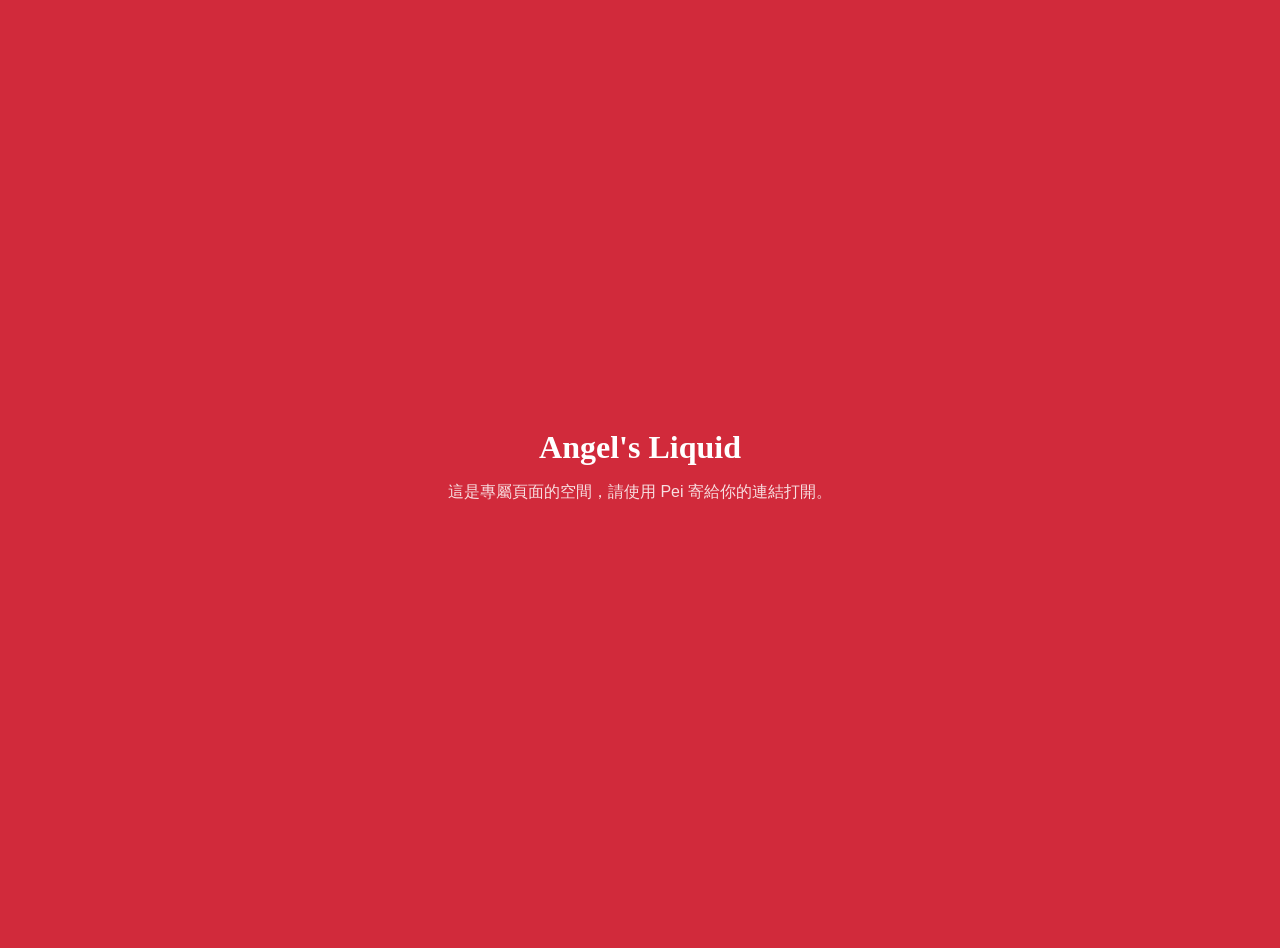
<file: index.html>
<!doctype html><html lang="zh-Hant"><head><meta charset="utf-8"><meta name="viewport" content="width=device-width,initial-scale=1"><meta name="robots" content="noindex"><title>Angel's Liquid</title><style>body{margin:0;min-height:100vh;display:flex;align-items:center;justify-content:center;background:#D12A3B;color:#fff;font-family:"PingFang TC","Microsoft JhengHei",sans-serif;text-align:center;padding:24px}h1{font-family:"Noto Serif TC",serif;font-size:32px;margin:0 0 8px}p{opacity:.85}</style></head><body><div><h1>Angel's Liquid</h1><p>這是專屬頁面的空間，請使用 Pei 寄給你的連結打開。</p></div></body></html>
</file>
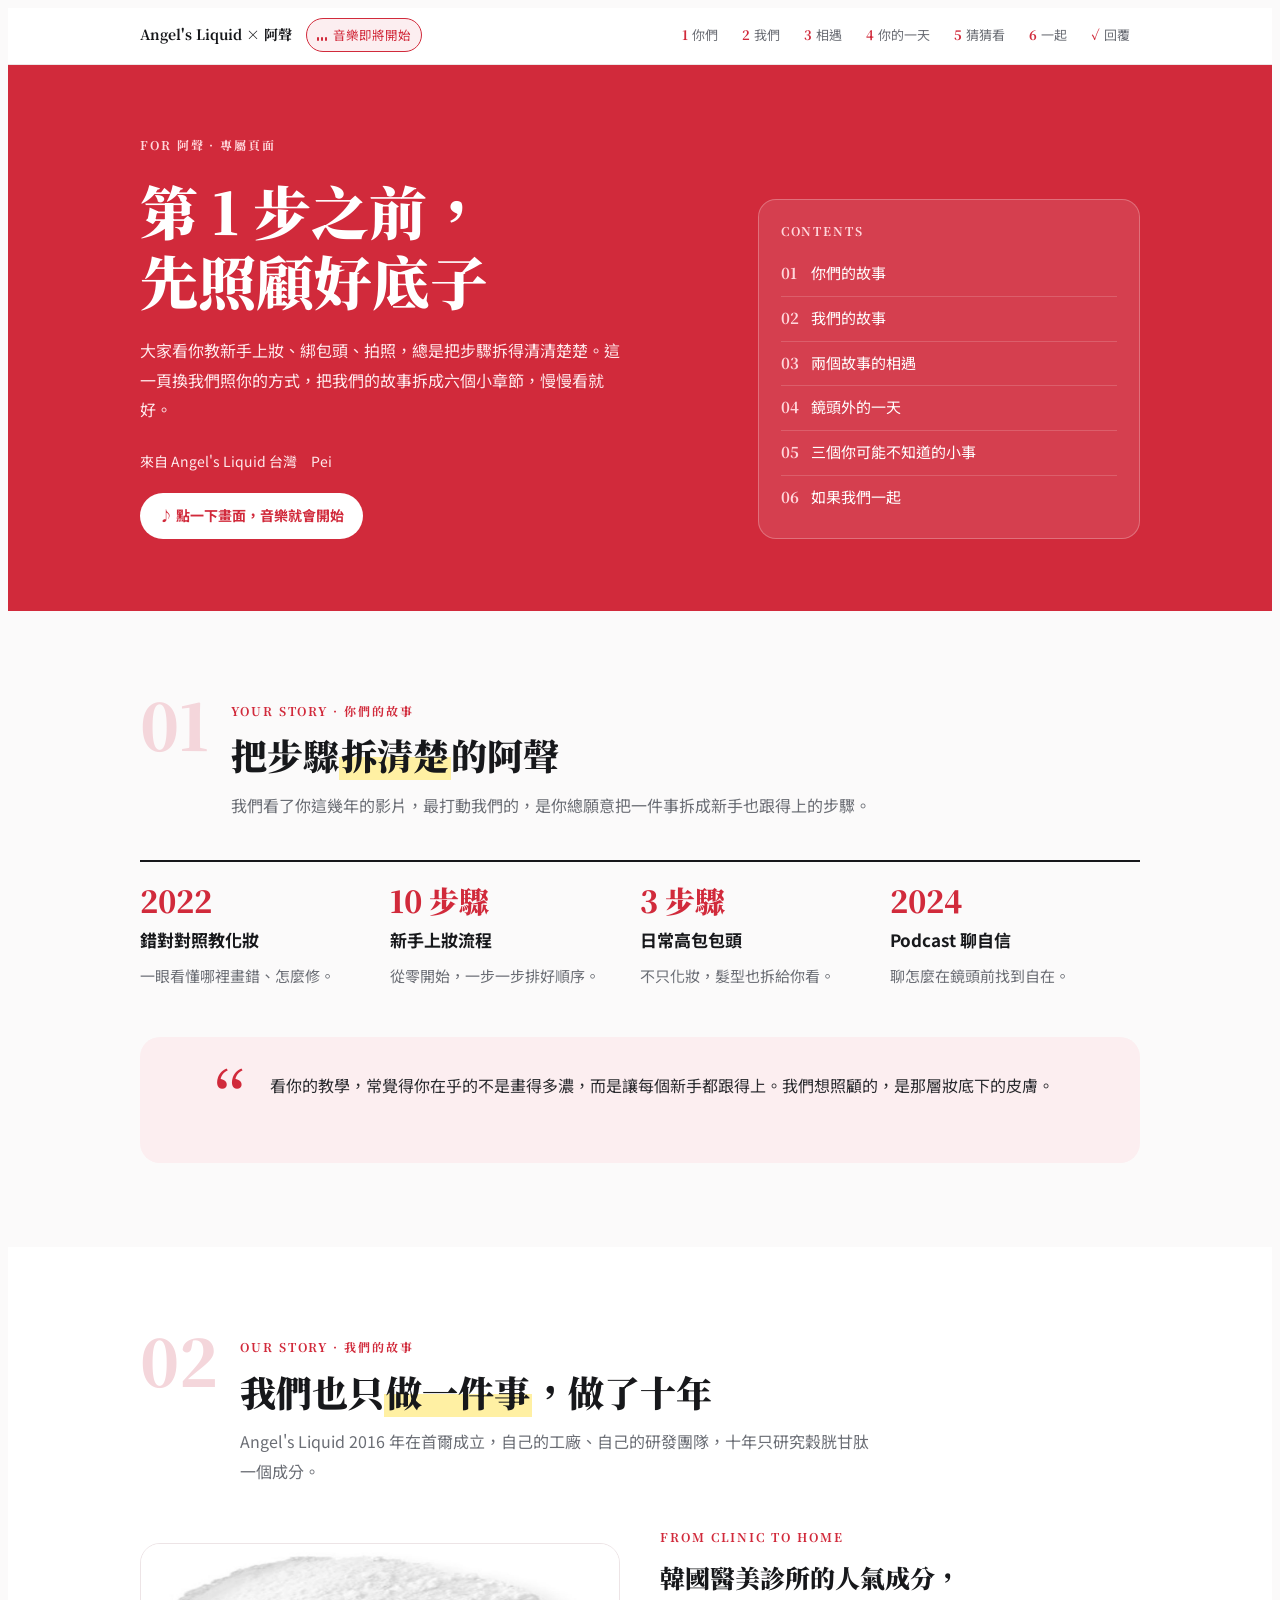
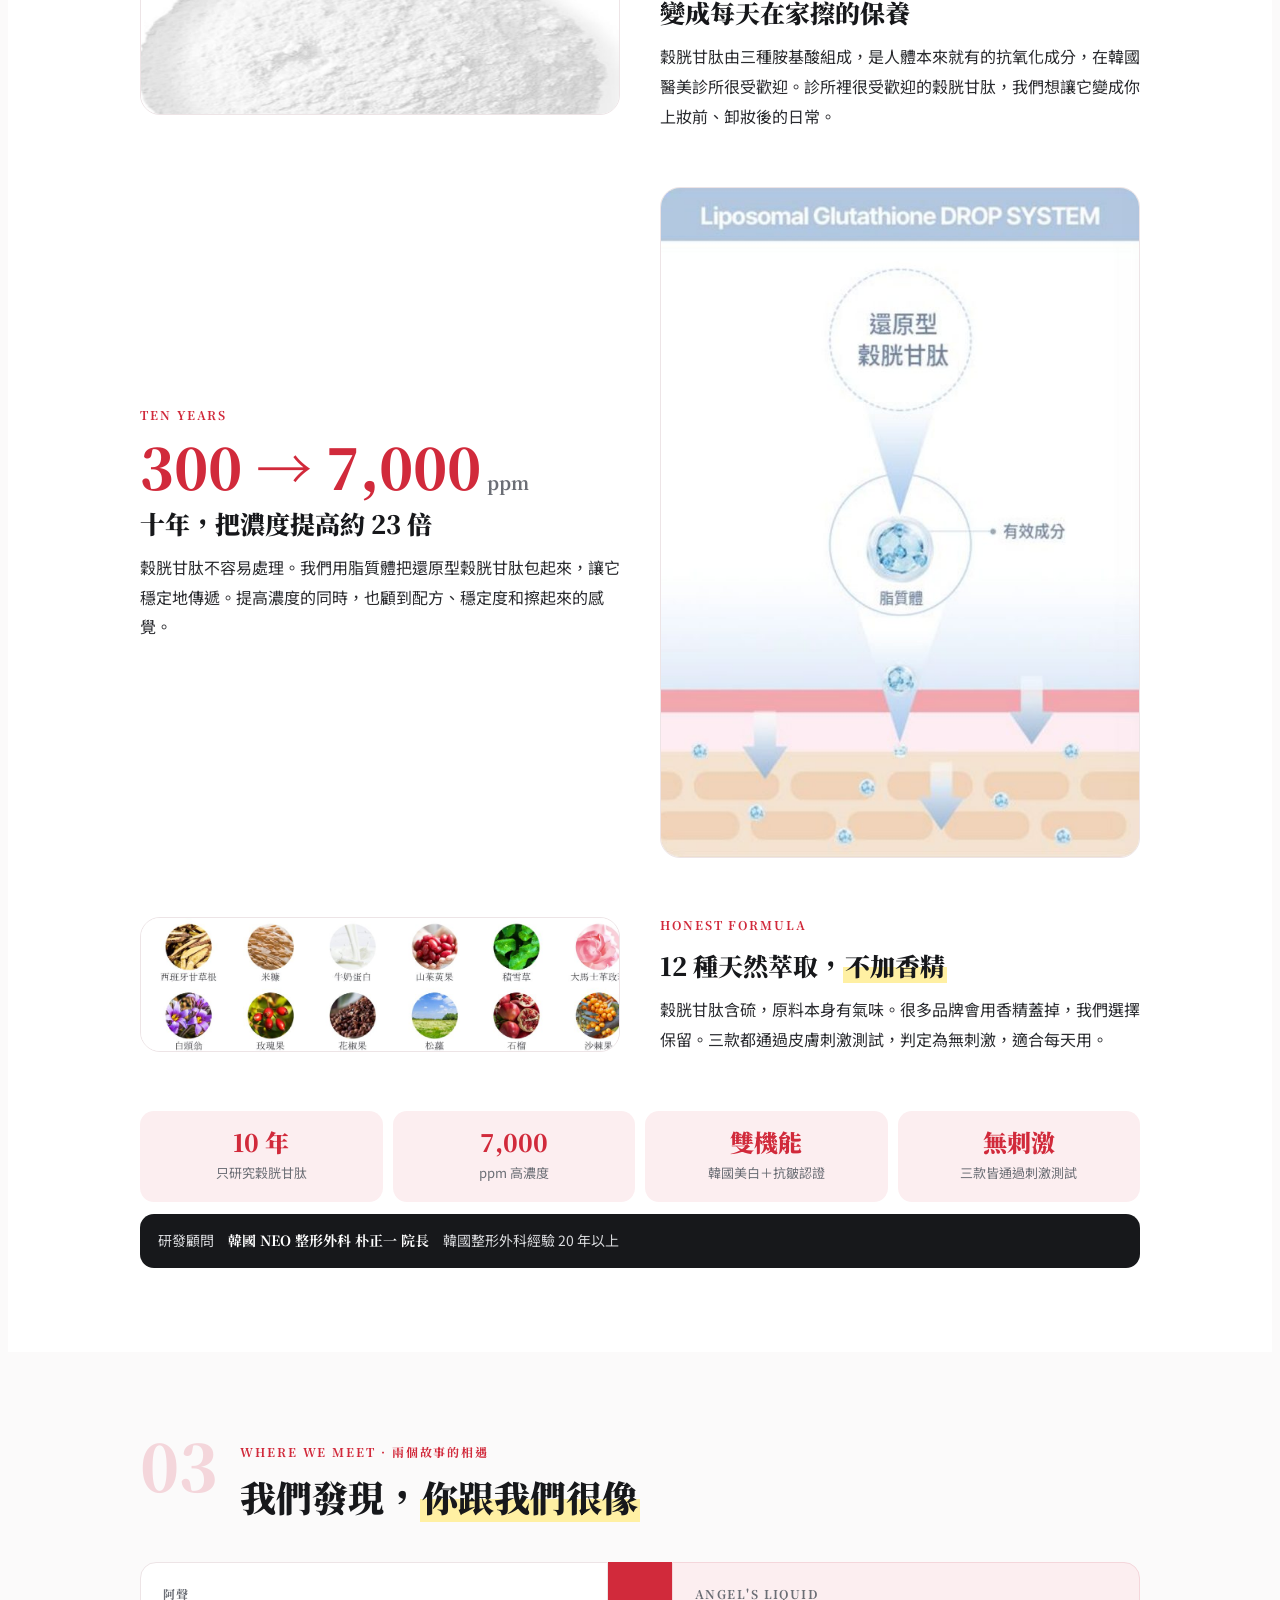
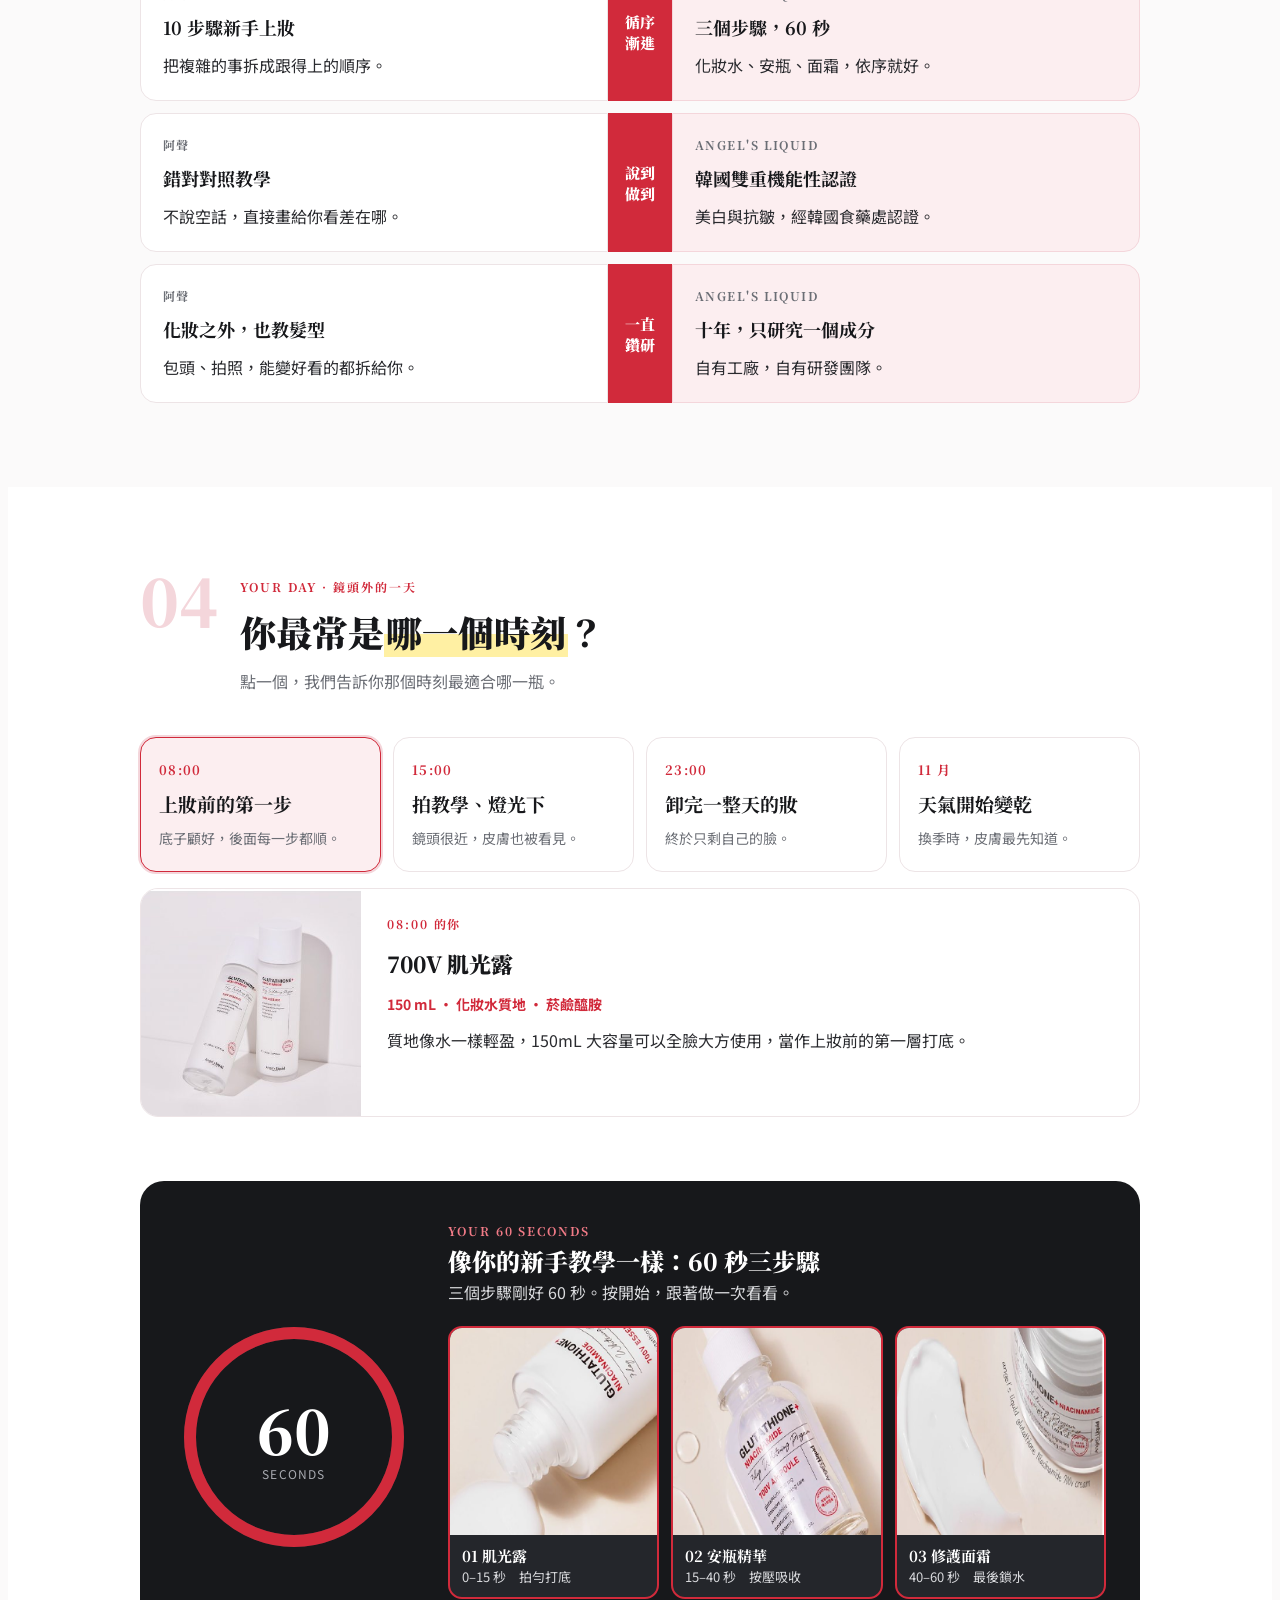
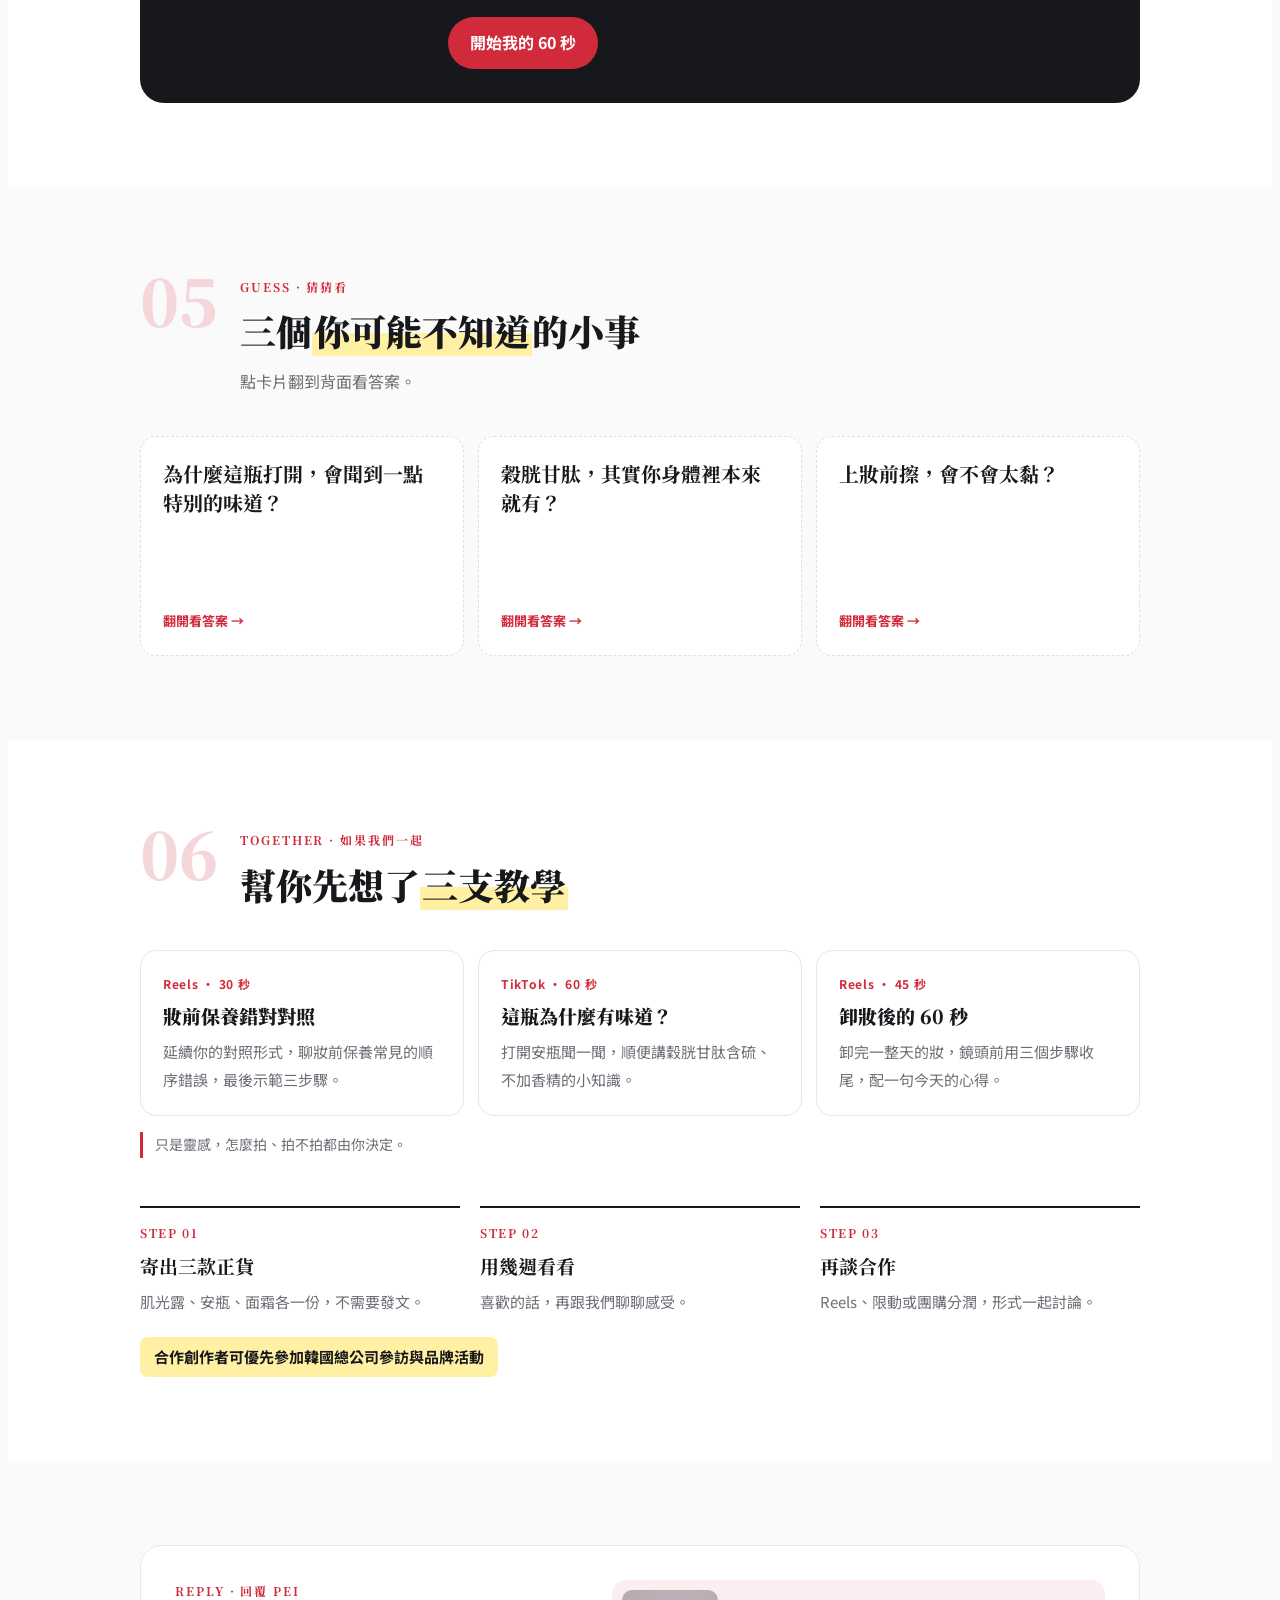
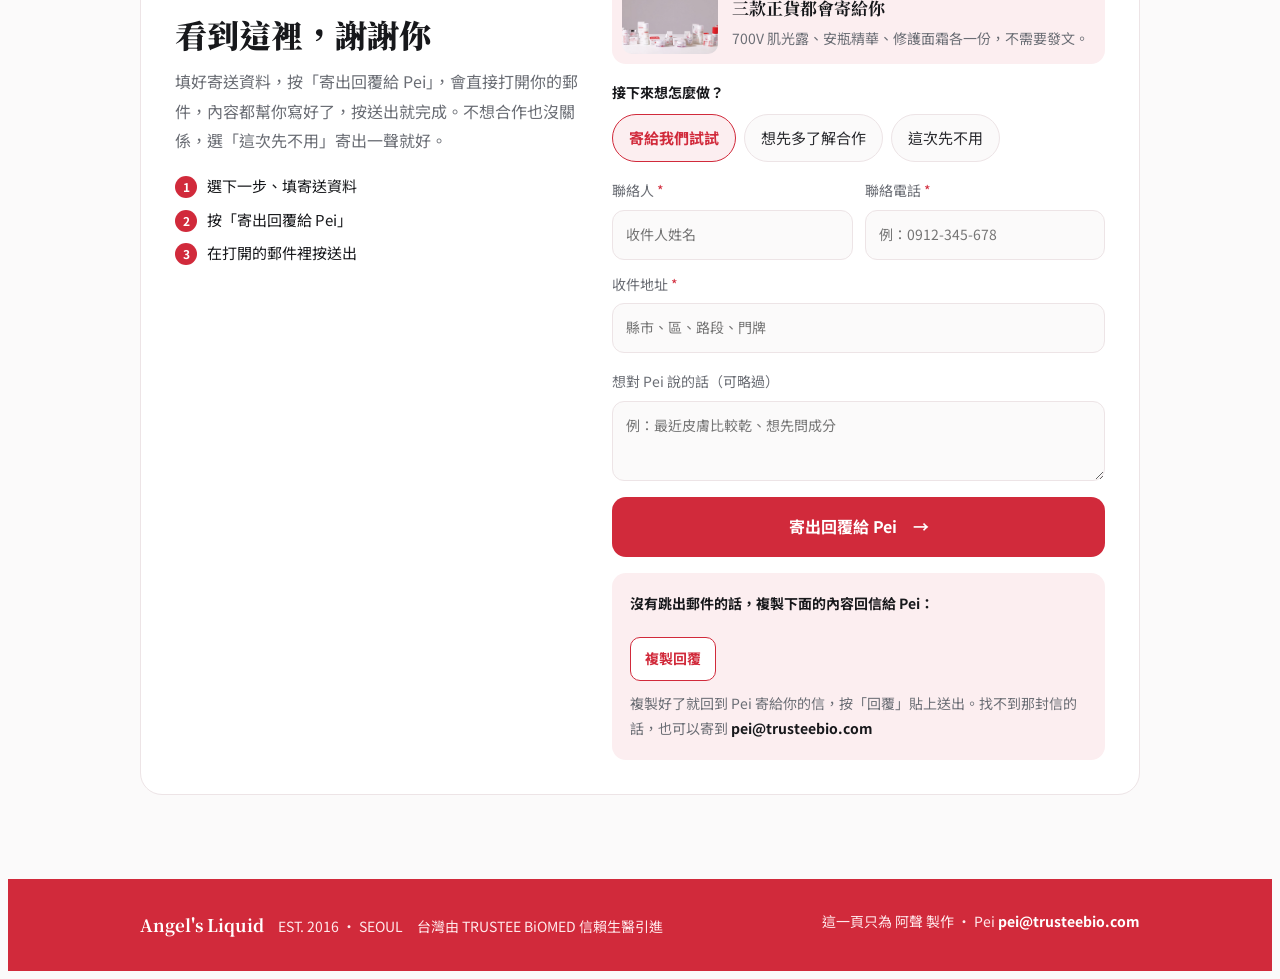
<file: christine-0000/index.html>
<!doctype html><html lang="zh-Hant"><head><meta charset="utf-8"><meta name="viewport" content="width=device-width,initial-scale=1,viewport-fit=cover"><meta name="robots" content="noindex,nofollow">
<title>給 阿聲 的一頁｜Angel&#x27;s Liquid</title><meta name="description" content="大家看你教新手上妝、綁包頭、拍照，總是把步驟拆得清清楚楚。這一頁換我們照你的方式，把我們的故事拆成六個小章節，慢慢看就好。">
<meta property="og:title" content="給 阿聲 的一頁｜Angel&#x27;s Liquid"><meta property="og:description" content="大家看你教新手上妝、綁包頭、拍照，總是把步驟拆得清清楚楚。這一頁換我們照你的方式，把我們的故事拆成六個小章節，慢慢看就好。"><meta property="og:image" content="https://pei-design.github.io/for/assets/img/group.jpg"><meta property="og:url" content="https://pei-design.github.io/for/christine-0000/"><meta name="theme-color" content="#D12A3B">
<link rel="preconnect" href="https://fonts.googleapis.com"><link rel="stylesheet" href="https://fonts.googleapis.com/css2?family=Noto+Serif+TC:wght@500;700;900&family=Noto+Sans+TC:wght@400;500;700&display=swap">
<style>/* Layout: a six-chapter booklet for one creator — sticky chapter rail, creator story → brand story → where they meet → her day → guess → collaborate; brand crimson, single light look */
:root{
  --crimson:#D12A3B; --crimson-deep:#A81E2D; --ink:#17181B; --text:#2A2B2F; --muted:#6B6E75;
  --white:#FFFFFF; --page:#FBFAFA; --blush:#FCEEF0; --blush-2:#F4D6DB; --line:#EDE4E6; --marker:#FFF0A3;
  --f-serif:"Noto Serif TC","Songti TC",serif;
  --f-sans:"Noto Sans TC","PingFang TC","Microsoft JhengHei",sans-serif;
  color-scheme:light;
}
*{box-sizing:border-box}
html{scroll-behavior:smooth}
@media (prefers-reduced-motion:reduce){html{scroll-behavior:auto}}
body{background:var(--page);color:var(--text);font-family:var(--f-sans);font-size:16px;line-height:1.85}
body::before{content:"";position:fixed;inset:0 0 auto;height:env(safe-area-inset-top,0px);z-index:10;background:var(--white)}
.band{padding-left:max(16px,env(safe-area-inset-left,0px));padding-right:max(16px,env(safe-area-inset-right,0px))}
.inner{max-width:1000px;margin:0 auto}
h1,h2,h3{font-family:var(--f-serif);color:var(--ink);margin:0;text-wrap:balance;line-height:1.4}
p{margin:0}
img{display:block;max-width:100%}
.label{font-family:var(--f-serif);font-weight:700;font-size:12px;letter-spacing:.16em;text-transform:uppercase;color:var(--crimson)}
mark{background:linear-gradient(transparent 55%,var(--marker) 55%);color:inherit;padding:0 2px;white-space:nowrap}
button{font:inherit}
button:focus-visible,a:focus-visible{outline:2px solid var(--crimson);outline-offset:3px}

/* chapter rail */
.rail{position:sticky;top:env(safe-area-inset-top,0px);z-index:9;background:rgba(255,255,255,.96);border-bottom:1px solid var(--line);backdrop-filter:blur(6px)}
.rail .inner{display:flex;align-items:center;gap:14px;padding-block:10px;overflow-x:auto;scrollbar-width:none}
.rail .inner::-webkit-scrollbar{display:none}
.rail .brand{font-family:var(--f-serif);font-weight:700;color:var(--ink);white-space:nowrap;font-size:14px}
.rail nav{display:flex;gap:4px;margin-left:auto}
.rail a{white-space:nowrap;text-decoration:none;font-size:13px;color:var(--muted);padding:5px 10px;border-radius:999px}
.rail a b{font-family:var(--f-serif);color:var(--crimson);margin-right:4px}
.rail a.on{background:var(--blush);color:var(--crimson);font-weight:700}
.bar{height:2px;background:var(--crimson);width:0;transition:width .15s linear}

/* chapter frame */
.ch{padding-block:84px}
.ch-head{display:grid;grid-template-columns:auto 1fr;gap:22px;align-items:start;margin-bottom:40px;max-width:46em}
.ch-no{font-family:var(--f-serif);font-weight:900;font-size:64px;line-height:.9;color:var(--blush-2)}
.ch-head h2{font-size:clamp(26px,3.8vw,36px);font-weight:900;margin-top:6px}
.ch-head p{color:var(--muted);margin-top:10px}
.alt{background:var(--white)}

/* cover */
.cover{background:var(--crimson);color:var(--white)}
.cover .inner{padding-block:64px 72px;display:grid;grid-template-columns:1.2fr .8fr;gap:44px;align-items:end}
.cover .label{color:#FFD6DB}
.cover h1{color:var(--white);font-size:clamp(34px,5.8vw,58px);font-weight:900;line-height:1.22;margin:16px 0 20px}
.cover p{color:#FFE9EC;max-width:30em}
.toc{background:rgba(255,255,255,.1);border:1px solid rgba(255,255,255,.25);border-radius:18px;padding:20px 22px;display:flex;flex-direction:column;gap:2px}
.toc .label{margin-bottom:8px}
.toc a{display:grid;grid-template-columns:30px 1fr;color:var(--white);text-decoration:none;padding:7px 0;border-top:1px solid rgba(255,255,255,.16);font-size:15px}
.toc a:first-of-type{border-top:0}
.toc a b{font-family:var(--f-serif);color:#FFD6DB}
.toc a:hover span{text-decoration:underline}
.from{margin-top:24px;font-size:14px;color:#FFD6DB}
@media (max-width:800px){.cover .inner{grid-template-columns:1fr}}

/* ch1 timeline */
.tl{list-style:none;margin:0;padding:0;display:grid;grid-template-columns:repeat(4,1fr);border-top:2px solid var(--ink)}
.tl li{padding:20px 18px 0 0;display:flex;flex-direction:column;gap:6px;min-width:0}
.tl .yr{font-family:var(--f-serif);font-weight:900;font-size:30px;color:var(--crimson);font-variant-numeric:tabular-nums;line-height:1.2}
.tl b{color:var(--ink);font-size:17px}
.tl span{font-size:15px;color:var(--muted)}
@media (max-width:800px){.tl{grid-template-columns:1fr 1fr;row-gap:26px}}
@media (max-width:440px){.tl{grid-template-columns:1fr}}
.quote{margin-top:48px;background:var(--blush);border-radius:20px;padding:34px 36px;display:grid;grid-template-columns:auto 1fr;gap:22px}
.quote .q{font-family:var(--f-serif);font-size:72px;line-height:.8;color:var(--crimson)}
.quote blockquote{margin:0;font-family:var(--f-serif);font-weight:700;font-size:clamp(20px,2.8vw,26px);color:var(--ink);line-height:1.6}
.quote cite{display:block;margin-top:10px;font-style:normal;font-size:13px;color:var(--muted)}
.quote p{margin-top:16px}
@media (max-width:560px){.quote{grid-template-columns:1fr;padding:26px}}

/* ch2 brand story: alternating image/text rows */
.rows{display:flex;flex-direction:column;gap:56px}
.row{display:grid;grid-template-columns:1fr 1fr;gap:40px;align-items:center}
.row.flip-r .media{order:2}
.row .media{background:var(--white);border:1px solid var(--line);border-radius:20px;overflow:hidden}
.row .media img{width:100%;height:auto}
.row .txt{display:flex;flex-direction:column;gap:12px}
.row .txt h3{font-size:clamp(21px,2.6vw,25px);font-weight:900}
.row .big{font-family:var(--f-serif);font-weight:900;font-size:clamp(40px,6vw,56px);color:var(--crimson);line-height:1}
.row .big small{font-size:18px;color:var(--muted);font-weight:700;margin-left:6px}
@media (max-width:800px){.row{grid-template-columns:1fr;gap:20px}.row.flip-r .media{order:0}}
.proofs{display:grid;grid-template-columns:repeat(4,1fr);gap:10px;margin-top:56px}
.proof{background:var(--blush);border-radius:14px;padding:16px 12px;text-align:center}
.proof b{display:block;font-family:var(--f-serif);font-weight:900;font-size:24px;color:var(--crimson);line-height:1.25}
.proof span{font-size:13px;color:var(--muted)}
@media (max-width:700px){.proofs{grid-template-columns:1fr 1fr}}
.doc{margin-top:12px;background:var(--ink);color:#D9DADD;border-radius:14px;padding:14px 18px;font-size:14px}
.doc b{color:var(--white);font-family:var(--f-serif)}

/* ch3 meet */
.meet{display:flex;flex-direction:column;gap:12px}
.pair{display:grid;grid-template-columns:1fr 64px 1fr;align-items:stretch;gap:0}
.pair > div{background:var(--white);border:1px solid var(--line);padding:20px 22px;display:flex;flex-direction:column;gap:6px;min-width:0}
.pair .you{border-radius:16px 0 0 16px}
.pair .us{border-radius:0 16px 16px 0;background:var(--blush);border-color:var(--blush-2)}
.pair .mid{background:var(--crimson);border:0;color:var(--white);align-items:center;justify-content:center;font-family:var(--f-serif);font-weight:900;font-size:15px;padding:8px;text-align:center;line-height:1.4}
.pair .who{font-size:12px;letter-spacing:.12em;font-weight:700;color:var(--muted);font-family:var(--f-serif)}
.pair b{font-family:var(--f-serif);font-size:18px;color:var(--ink)}
@media (max-width:640px){.pair{grid-template-columns:1fr}.pair .you{border-radius:16px 16px 0 0}.pair .us{border-radius:0 0 16px 16px}.pair .mid{padding:6px}}

/* ch4 day */
.scenes{display:grid;grid-template-columns:repeat(4,1fr);gap:12px}
.scene{background:var(--white);border:1px solid var(--line);border-radius:16px;padding:20px 18px;text-align:left;cursor:pointer;display:flex;flex-direction:column;gap:8px;color:inherit;min-width:0}
.scene .t{font-family:var(--f-serif);font-size:13px;letter-spacing:.1em;color:var(--crimson);font-weight:700}
.scene b{font-family:var(--f-serif);font-size:19px;color:var(--ink);line-height:1.45}
.scene span{font-size:14px;color:var(--muted)}
.scene[aria-pressed="true"]{border-color:var(--crimson);background:var(--blush);box-shadow:0 0 0 2px var(--blush-2)}
@media (max-width:860px){.scenes{grid-template-columns:1fr 1fr}}

.answer{margin-top:16px;background:var(--white);border:1px solid var(--line);border-radius:18px;overflow:hidden;display:grid;grid-template-columns:220px 1fr}
.answer img{width:100%;height:100%;object-fit:cover;background:#F2F1F3}
.answer .body{padding:24px 26px;display:flex;flex-direction:column;gap:8px;min-width:0}
.answer .name{font-family:var(--f-serif);font-weight:900;font-size:22px;color:var(--ink)}
.answer .spec{font-size:14px;color:var(--crimson);font-weight:700}
@media (max-width:600px){.answer{grid-template-columns:1fr}.answer img{height:220px}}
.routine{margin-top:64px;background:var(--ink);border-radius:24px;padding:34px;display:grid;grid-template-columns:240px 1fr;gap:34px;align-items:center;color:#D9DADD}
.routine h3{color:var(--white);font-size:24px;font-weight:900}
.ring{position:relative;width:100%;max-width:240px;aspect-ratio:1}
.ring svg{width:100%;height:100%;transform:rotate(-90deg)}
.ring .face{position:absolute;inset:0;display:flex;flex-direction:column;align-items:center;justify-content:center;gap:4px}
.ring .sec{font-family:var(--f-serif);font-weight:900;font-size:60px;line-height:1;color:var(--white);font-variant-numeric:tabular-nums}
.ring .face small{font-size:12px;color:#A9ABB1;letter-spacing:.1em}
.rsteps{display:grid;grid-template-columns:repeat(3,1fr);gap:12px;margin-top:18px}
.rstep{border-radius:14px;overflow:hidden;background:#24262B;border:2px solid transparent;transition:border-color .3s,opacity .3s;opacity:.55}
.rstep.on{border-color:var(--crimson);opacity:1}
.rstep img{width:100%;aspect-ratio:1;object-fit:cover}
.rstep div{padding:10px 12px;font-size:13px;line-height:1.5}
.rstep b{display:block;color:var(--white);font-family:var(--f-serif);font-size:15px}
.go{margin-top:18px;background:var(--crimson);color:var(--white);border:0;border-radius:999px;padding:11px 22px;font-weight:700;cursor:pointer}
.go:hover{background:var(--crimson-deep)}
@media (max-width:760px){.routine{grid-template-columns:1fr;padding:24px}.ring{margin:0 auto;max-width:200px}}


/* ch5 flips */
.flips{display:grid;grid-template-columns:repeat(3,1fr);gap:14px}
.flip{perspective:900px;border:0;background:none;padding:0;cursor:pointer;min-height:220px;text-align:left}
.flip .card{position:relative;width:100%;height:100%;min-height:220px;transition:transform .6s;transform-style:preserve-3d}
.flip[aria-pressed="true"] .card{transform:rotateY(180deg)}
.flip .side{position:absolute;inset:0;border-radius:16px;padding:22px;display:flex;flex-direction:column;gap:10px;backface-visibility:hidden;-webkit-backface-visibility:hidden}
.flip .front{background:var(--white);border:1.5px dashed var(--blush-2)}
.flip .front b{font-family:var(--f-serif);font-size:20px;color:var(--ink);line-height:1.45}
.flip .front span{margin-top:auto;font-size:13px;color:var(--crimson);font-weight:700}
.flip .back{background:var(--crimson);color:var(--white);transform:rotateY(180deg)}
.flip .back .t{font-size:12px;letter-spacing:.14em;color:#FFD6DB;font-family:var(--f-serif);font-weight:700}
@media (prefers-reduced-motion:reduce){.flip .card{transition:none}}
@media (max-width:780px){.flips{grid-template-columns:1fr}}

/* ch6 */
.ideas{display:grid;grid-template-columns:repeat(3,1fr);gap:14px}
.idea{background:var(--white);border:1px solid var(--line);border-radius:16px;padding:22px;display:flex;flex-direction:column;gap:8px}
.idea .fmt{font-size:12px;font-weight:700;color:var(--crimson);letter-spacing:.06em}
.idea h3{font-size:19px;font-weight:900}
.idea p{font-size:15px;color:var(--muted)}
.aside{margin-top:16px;font-size:14px;color:var(--muted);border-left:3px solid var(--crimson);padding-left:12px}
@media (max-width:780px){.ideas{grid-template-columns:1fr}}
.steps{list-style:none;margin:48px 0 0;padding:0;display:grid;grid-template-columns:repeat(3,1fr);gap:20px;counter-reset:s}
.steps li{border-top:2px solid var(--ink);padding-top:14px;display:flex;flex-direction:column;gap:4px}
.steps li::before{counter-increment:s;content:"STEP 0" counter(s);font-family:var(--f-serif);font-size:12px;letter-spacing:.14em;color:var(--crimson);font-weight:700}
.steps b{font-family:var(--f-serif);font-size:19px;color:var(--ink)}
.steps span{color:var(--muted);font-size:15px}
.perk{margin-top:22px;display:inline-block;background:var(--marker);color:var(--ink);font-weight:700;padding:6px 14px;border-radius:8px;font-size:15px}
@media (max-width:640px){.steps{grid-template-columns:1fr}}

/* reply */
.reply{background:var(--white);border:1px solid var(--line);border-radius:22px;padding:34px;display:grid;grid-template-columns:.9fr 1.1fr;gap:34px}
@media (max-width:780px){.reply{grid-template-columns:1fr;padding:24px}}
.reply .head{display:flex;flex-direction:column;gap:10px}
.reply .head h2{font-size:clamp(26px,3.6vw,32px);font-weight:900}
.reply .head p{color:var(--muted)}
.reply .form{display:flex;flex-direction:column;gap:16px;min-width:0}
.grp{display:flex;flex-direction:column;gap:8px}
.grp>span{font-size:14px;font-weight:700;color:var(--ink)}
.chips{display:flex;flex-wrap:wrap;gap:8px}
.chip{padding:9px 16px;border-radius:999px;border:1px solid var(--line);background:var(--page);color:var(--text);cursor:pointer;font-size:15px}
.chip[aria-pressed="true"]{border-color:var(--crimson);background:var(--blush);color:var(--crimson);font-weight:700}
label{font-size:14px;color:var(--muted);display:flex;flex-direction:column;gap:6px}
input,textarea{font:inherit;color:var(--text);background:var(--page);border:1px solid var(--line);border-radius:12px;padding:11px 13px;width:100%}
textarea{min-height:80px;resize:vertical}
.send{background:var(--crimson);color:var(--white);border:0;border-radius:14px;padding:15px;font-weight:700;font-size:16px;cursor:pointer}
.send:hover{background:var(--crimson-deep)}
.out{background:var(--blush);border-radius:14px;padding:18px;display:flex;flex-direction:column;gap:10px}
.out pre{margin:0;white-space:pre-wrap;font-family:var(--f-sans);font-size:15px}
.ghost{align-self:flex-start;background:var(--white);border:1px solid var(--crimson);color:var(--crimson);border-radius:10px;padding:8px 14px;cursor:pointer;font-weight:700;font-size:14px}
.addr{font-weight:700;color:var(--ink);user-select:all}
.gift{display:grid;grid-template-columns:96px 1fr;gap:14px;align-items:center;background:var(--blush);border-radius:14px;padding:10px;}
.gift img{width:96px;height:64px;object-fit:cover;border-radius:10px}
.gift b{display:block;font-family:var(--f-serif);color:var(--ink);font-size:17px}
.gift span{font-size:14px;color:var(--muted)}
.ship{display:grid;grid-template-columns:1fr 1fr;gap:12px}
.ship .wide{grid-column:1/-1}
@media (max-width:440px){.ship{grid-template-columns:1fr}}
label em{color:var(--crimson);font-style:normal}
.err{color:var(--crimson);font-size:14px;font-weight:700}
.how{margin:6px 0 0;padding:0;list-style:none;counter-reset:h;display:flex;flex-direction:column;gap:6px}
.how li{counter-increment:h;display:flex;gap:10px;align-items:baseline;font-size:15px;color:var(--ink)}
.how li::before{content:counter(h);flex:none;width:22px;height:22px;border-radius:50%;background:var(--crimson);color:#fff;font-size:12px;font-weight:700;display:inline-flex;align-items:center;justify-content:center}
.ship[hidden]{display:none!important}

footer{background:var(--crimson);color:#FFE9EC}
footer .inner{padding-block:30px;display:flex;justify-content:space-between;flex-wrap:wrap;gap:12px;font-size:14px}
footer b{font-family:var(--f-serif);color:var(--white);font-size:17px}

/* ---------- phone ---------- */
@media (max-width:600px){
  body{font-size:15.5px;line-height:1.8}
  .rail .brand{display:none}
  .rail nav{margin-left:0}
  .rail a{padding:5px 8px}
  .ch{padding-block:52px}
  .ch-head{grid-template-columns:1fr;gap:4px;margin-bottom:26px}
  .ch-no{font-size:40px}
  .ch-head h2{font-size:25px;margin-top:2px}
  .cover .inner{padding-block:40px 44px;gap:28px}
  .cover h1{font-size:30px;line-height:1.3;margin:12px 0 14px}
  .cover h1 span{display:block}
  .toc{padding:14px 16px}
  .toc a{padding:6px 0;font-size:14px}
  .tl{grid-template-columns:1fr 1fr;column-gap:14px;row-gap:18px}
  .tl li{padding:14px 0 0}
  .tl .yr{font-size:24px}
  .tl b{font-size:15px}
  .tl span{font-size:14.5px;line-height:1.65}
  .quote{margin-top:32px;padding:22px 20px;gap:6px}
  .quote .q{font-size:48px}
  .quote blockquote{font-size:19px}
  .rows{gap:36px}
  .row .txt h3{font-size:20px}
  .proofs{margin-top:36px}
  .proof{padding:14px 10px}
  .proof span,.proof small{font-size:13px}
  .proof b{font-size:20px}
  .pair > div{padding:14px 16px}
  .pair b{font-size:16px}
  .scenes{grid-template-columns:1fr 1fr;gap:8px}
  .scene{padding:14px 12px;gap:4px}
  .scene b{font-size:15.5px}
  .scene span{font-size:14px;line-height:1.6}
  .scene .t{font-size:13px}
  .answer img{height:180px}
  .answer .body{padding:18px}
  .routine{margin-top:40px;padding:22px 18px;gap:18px}
  .ring{max-width:160px}
  .ring .sec{font-size:44px}
  .routine h3{font-size:20px}
  .rsteps{grid-template-columns:1fr;gap:8px}
  .rstep{display:grid;grid-template-columns:76px 1fr;align-items:center}
  .rstep img{aspect-ratio:1;height:76px}
  .rstep div{padding:10px 14px;font-size:14px;line-height:1.55}
  .rstep b{font-size:15px}
  .go{width:100%}
  .flip,.flip .card{min-height:150px}
  .flip .side{padding:18px}
  .flip .front b{font-size:18px}
  .idea{padding:18px}
  .steps{margin-top:36px;gap:14px}
  .reply{padding:20px 16px;gap:22px;border-radius:18px}
  .chip{padding:8px 13px;font-size:14px}
  footer .inner{flex-direction:column;gap:6px}
}
@media (max-width:360px){.scenes{grid-template-columns:1fr}}
/* music */
.music{flex:none;display:inline-flex;align-items:center;gap:6px;border:1px solid var(--line);background:var(--white);color:var(--muted);border-radius:999px;padding:4px 10px;font-size:12.5px;cursor:pointer;white-space:nowrap}
.music[aria-pressed="true"]{border-color:var(--crimson);color:var(--crimson);background:var(--blush)}
.eq{display:inline-flex;align-items:flex-end;gap:2px;height:11px}
.eq i{width:2px;height:4px;background:currentColor;border-radius:1px}
.music[aria-pressed="true"] .eq i{animation:eq 1s infinite ease-in-out}
.music[aria-pressed="true"] .eq i:nth-child(2){animation-delay:.2s}.music[aria-pressed="true"] .eq i:nth-child(3){animation-delay:.4s}
@keyframes eq{0%,100%{height:3px}50%{height:11px}}
@media (prefers-reduced-motion:reduce){.music[aria-pressed="true"] .eq i{animation:none;height:8px}}
.music-cta{margin-top:18px;background:rgba(255,255,255,.14);color:#fff;border:1px solid rgba(255,255,255,.4);border-radius:999px;padding:9px 18px;font-size:14px;font-weight:700;cursor:pointer}
.music-cta[aria-pressed="true"]{background:#fff;color:var(--crimson)}
.music-cta:hover{background:rgba(255,255,255,.24)}
@media (max-width:600px){.rail .music{order:-1}}

a.send{display:block;text-align:center;text-decoration:none}
</style></head><body><div id="app"></div>
<script>/* Shared renderer for the creator booklet site. renderSite(d) -> HTML string; bindSite(root,d) wires interactions. */
var SITE_EMAIL='pei@trusteebio.com';
function _e(s){return String(s==null?'':s).replace(/[&<>"]/g,function(c){return {'&':'&amp;','<':'&lt;','>':'&gt;','"':'&quot;'}[c];});}
function _mark(t,m){t=_e(t);if(m){var em=_e(m);var i=t.indexOf(em);if(i>=0)return t.slice(0,i)+'<mark>'+em+'</mark>'+t.slice(i+em.length);}return t;}
function _br(t){return _e(t).replace(/\n/g,'<br>');}
var SITE_PRODUCTS={
  toner:{img:'../assets/img/toner.jpg',name:'700V 肌光露',spec:'150 mL · 化妝水質地 · 菸鹼醯胺'},
  ampoule:{img:'../assets/img/ampoule.jpg',name:'700V 安瓶精華',spec:'菸鹼醯胺 5% · 腺苷 · 穀胱甘肽 7,000 ppm'},
  cream:{img:'../assets/img/cream.jpg',name:'700V 修護面霜',spec:'角鯊烷 · 腺苷 · 柔滑不黏'}
};
function renderSite(d){
  d=d||{};var h=d.hero||{},c1=d.c1||{},c2=d.c2||{},c3=d.c3||{},c4=d.c4||{},c5=d.c5||{},c6=d.c6||{},rp=d.reply||{};
  var name=d.creator_name||'',ch=d.channel||'';
  var scenes=(c4.scenes||[]).slice(0,4),def=Math.min(Math.max(c4.default||0,0),Math.max(scenes.length-1,0));
  var s0=scenes[def]||{},p0=SITE_PRODUCTS[s0.p]||SITE_PRODUCTS.ampoule;
  var head=function(no,en,title,mark,intro){return '<div class="ch-head"><span class="ch-no">'+no+'</span><div><span class="label">'+en+'</span><h2>'+_mark(title,mark)+'</h2>'+(intro?'<p>'+_e(intro)+'</p>':'')+'</div></div>';};
  var o='';
  o+='<div class="rail band"><div class="inner"><span class="brand">Angel\'s Liquid × '+_e(ch||name)+'</span><button class="music" type="button" data-music aria-pressed="false"><span class="eq" aria-hidden="true"><i></i><i></i><i></i></span><span data-music-label>音樂</span></button><nav aria-label="章節">'
   +'<a href="#c1"><b>1</b>你們</a><a href="#c2"><b>2</b>我們</a><a href="#c3"><b>3</b>相遇</a><a href="#c4"><b>4</b>你的一天</a><a href="#c5"><b>5</b>猜猜看</a><a href="#c6"><b>6</b>一起</a><a href="#reply"><b>✓</b>回覆</a></nav></div><div class="bar" data-bar></div></div>';
  o+='<header class="cover band"><div class="inner"><div><span class="label">'+_e(h.eyebrow||('For '+name+' · 專屬頁面'))+'</span><h1>'+_e(h.title_l1||'')+'<br>'+_e(h.title_l2||'')+'</h1><p>'+_e(h.sub||'')+'</p><p class="from">來自 Angel\'s Liquid 台灣　Pei</p><button class="music-cta" type="button" data-music aria-pressed="false">♪ 開啟音樂，慢慢看</button></div>'
   +'<nav class="toc" aria-label="目錄"><span class="label">Contents</span><a href="#c1"><b>01</b><span>你們的故事</span></a><a href="#c2"><b>02</b><span>我們的故事</span></a><a href="#c3"><b>03</b><span>兩個故事的相遇</span></a><a href="#c4"><b>04</b><span>鏡頭外的一天</span></a><a href="#c5"><b>05</b><span>三個你可能不知道的小事</span></a><a href="#c6"><b>06</b><span>如果我們一起</span></a></nav></div></header><main>';
  // 1
  o+='<section class="ch band" id="c1"><div class="inner">'+head('01','Your story · 你們的故事',c1.title,c1.mark,c1.intro)+'<ol class="tl">';
  (c1.timeline||[]).slice(0,4).forEach(function(t){o+='<li><span class="yr">'+_e(t.k)+'</span><b>'+_e(t.b)+'</b><span>'+_e(t.s)+'</span></li>';});
  o+='</ol>';
  if(c1.quote&&c1.quote.text){o+='<div class="quote"><span class="q" aria-hidden="true">“</span><div><blockquote>'+_e(c1.quote.text)+'</blockquote>'+(c1.quote.cite?'<cite>'+_e(c1.quote.cite)+'</cite>':'')+(c1.quote.reflection?'<p>'+_e(c1.quote.reflection)+'</p>':'')+'</div></div>';}
  else if(c1.reflection){o+='<div class="quote"><span class="q" aria-hidden="true">“</span><div><p style="margin:0">'+_e(c1.reflection)+'</p></div></div>';}
  o+='</div></section>';
  // 2
  o+='<section class="ch band alt" id="c2"><div class="inner">'+head('02','Our story · 我們的故事',c2.title||'我們也只做一件事，做了十年',c2.mark||'做一件事',c2.intro||'Angel\'s Liquid 2016 年在首爾成立，自己的工廠、自己的研發團隊，從頭到尾只研究一個成分。')+'<div class="rows">'
   +'<div class="row"><div class="media"><img src="../assets/img/powder.jpg" alt="穀胱甘肽原料粉末"></div><div class="txt"><span class="label">From clinic to home</span><h3>韓國醫美診所的人氣成分，變成每天在家擦的保養</h3><p>穀胱甘肽由三種胺基酸組成，是人體本來就有的抗氧化成分，在韓國醫美診所很受歡迎。'+_e(c2.bridge||'但不是每個人都有時間跑診所。我們想把它帶回家。')+'</p></div></div>'
   +'<div class="row flip-r"><div class="media"><img src="../assets/img/liposome.jpg" alt="脂質體包覆穀胱甘肽示意圖"></div><div class="txt"><span class="label">Ten years</span><span class="big">300 → 7,000<small>ppm</small></span><h3>十年，把濃度提高約 23 倍</h3><p>穀胱甘肽不容易處理。我們用脂質體把還原型穀胱甘肽包起來，讓它穩定地傳遞。提高濃度的同時，也顧到配方、穩定度和擦起來的感覺。</p></div></div>'
   +'<div class="row"><div class="media"><img src="../assets/img/extracts.jpg" alt="12 種天然萃取"></div><div class="txt"><span class="label">Honest formula</span><h3>12 種天然萃取，<mark>不加香精</mark></h3><p>穀胱甘肽含硫，原料本身有氣味。很多品牌會用香精蓋掉，我們選擇保留。三款都通過皮膚刺激測試，判定為無刺激，適合每天用。</p></div></div></div>'
   +'<div class="proofs"><div class="proof"><b>10 年</b><span>只研究穀胱甘肽</span></div><div class="proof"><b>7,000</b><span>ppm 高濃度</span></div><div class="proof"><b>雙機能</b><span>韓國美白＋抗皺認證</span></div><div class="proof"><b>無刺激</b><span>三款皆通過刺激測試</span></div></div>'
   +'<div class="doc">研發顧問　<b>韓國 NEO 整形外科 朴正一 院長</b>　韓國整形外科經驗 20 年以上</div></div></section>';
  // 3
  o+='<section class="ch band" id="c3"><div class="inner">'+head('03','Where we meet · 兩個故事的相遇',c3.title||'我們發現，你們跟我們很像',c3.mark||'你們跟我們很像','')+'<div class="meet">';
  (c3.pairs||[]).slice(0,3).forEach(function(p){o+='<div class="pair"><div class="you"><span class="who">'+_e((ch||name).toUpperCase())+'</span><b>'+_e(p.you_b)+'</b><span>'+_e(p.you_s)+'</span></div><div class="mid">'+_br(p.mid)+'</div><div class="us"><span class="who">ANGEL\'S LIQUID</span><b>'+_e(p.us_b)+'</b><span>'+_e(p.us_s)+'</span></div></div>';});
  o+='</div></div></section>';
  // 4
  o+='<section class="ch band alt" id="c4"><div class="inner">'+head('04','Your day · 鏡頭外的一天',c4.title||'你最常是哪一個時刻？',c4.mark||'哪一個時刻',c4.intro||'點一個，我們告訴你那個時刻最適合哪一瓶。')+'<div class="scenes" role="group" aria-label="選擇一個時刻">';
  scenes.forEach(function(s,i){o+='<button class="scene" type="button" aria-pressed="'+(i===def)+'" data-i="'+i+'"><span class="t">'+_e(s.t)+'</span><b>'+_e(s.b)+'</b><span>'+_e(s.s)+'</span></button>';});
  o+='</div><div class="answer" aria-live="polite"><img data-ans-img src="'+p0.img+'" alt="'+_e(p0.name)+'"><div class="body"><span class="label" data-ans-tag>'+_e(s0.t||'')+' 的你</span><span class="name" data-ans-name>'+_e(p0.name)+'</span><span class="spec" data-ans-spec>'+_e(p0.spec)+'</span><p data-ans-why>'+_e(s0.why||'')+'</p></div></div>';
  o+='<div class="routine"><div class="ring"><svg viewBox="0 0 120 120" aria-hidden="true"><circle cx="60" cy="60" r="52" fill="none" stroke="#2E3035" stroke-width="6"/><circle data-arc cx="60" cy="60" r="52" fill="none" stroke="#D12A3B" stroke-width="6" stroke-linecap="round" stroke-dasharray="326.73" stroke-dashoffset="0"/></svg><div class="face"><span class="sec" data-sec>60</span><small>SECONDS</small></div></div>'
   +'<div><span class="label" style="color:#F07A86">Your 60 seconds</span><h3>'+_e(c4.routine_title||'三個步驟，60 秒保養')+'</h3><p data-rstat>三個步驟剛好 60 秒。按開始，跟著做一次看看。</p><div class="rsteps">'
   +'<div class="rstep on" data-rs><img src="../assets/img/step1.jpg" alt="肌光露質地"><div><b>01 肌光露</b>0–15 秒　拍勻打底</div></div>'
   +'<div class="rstep on" data-rs><img src="../assets/img/step2.jpg" alt="安瓶精華質地"><div><b>02 安瓶精華</b>15–40 秒　按壓吸收</div></div>'
   +'<div class="rstep on" data-rs><img src="../assets/img/step3.jpg" alt="修護面霜質地"><div><b>03 修護面霜</b>40–60 秒　最後鎖水</div></div></div>'
   +'<button class="go" data-timer type="button">開始我的 60 秒</button></div></div></div></section>';
  // 5
  o+='<section class="ch band" id="c5"><div class="inner">'+head('05','Guess · 猜猜看','三個你可能不知道的小事','你可能不知道','點卡片翻到背面看答案。')+'<div class="flips">';
  (c5.flips||[]).slice(0,3).forEach(function(f){o+='<button class="flip" type="button" aria-pressed="false"><div class="card"><div class="side front"><b>'+_e(f.q)+'</b><span>翻開看答案 →</span></div><div class="side back"><span class="t">ANSWER</span><p>'+_e(f.a)+'</p></div></div></button>';});
  o+='</div></div></section>';
  // 6
  o+='<section class="ch band alt" id="c6"><div class="inner">'+head('06','Together · 如果我們一起',c6.title||'幫你們先想了三個拍攝點子',c6.mark||'三個','')+'<div class="ideas">';
  (c6.ideas||[]).slice(0,3).forEach(function(x){o+='<div class="idea"><span class="fmt">'+_e(x.fmt)+'</span><h3>'+_e(x.title)+'</h3><p>'+_e(x.how)+'</p></div>';});
  o+='</div><p class="aside">'+_e(c6.aside||'只是靈感，怎麼拍、拍不拍都由你們決定。')+'</p>'
   +'<ol class="steps"><li><b>寄出三款正貨</b><span>肌光露、安瓶、面霜各一份，不需要發文。</span></li><li><b>用幾週看看</b><span>喜歡的話，再跟我們聊聊感受。</span></li><li><b>再談合作</b><span>Reels、限動或團購分潤，形式一起討論。</span></li></ol>'
   +'<span class="perk">合作創作者可優先參加韓國總公司參訪與品牌活動</span></div></section>';
  // reply
  o+='<section class="ch band" id="reply"><div class="inner"><div class="reply"><div class="head"><span class="label">Reply · 回覆 Pei</span><h2>'+_e(rp.title||'看到這裡，謝謝你')+'</h2>'
   +'<p>填好寄送資料，按「寄出回覆給 Pei」，會直接打開你的郵件，內容都幫你寫好了，按送出就完成。不想合作也沒關係，選「這次先不用」寄出一聲就好。</p>'
   +'<ol class="how"><li>選下一步、填寄送資料</li><li>按「寄出回覆給 Pei」</li><li>在打開的郵件裡按送出</li></ol></div>'
   +'<div class="form"><div class="gift"><img src="../assets/img/group.jpg" alt=""><div><b>三款正貨都會寄給你</b><span>700V 肌光露、安瓶精華、修護面霜各一份，不需要發文。</span></div></div>'
   +'<div class="grp"><span>接下來想怎麼做？</span><div class="chips" role="group" aria-label="下一步"><button class="chip ac" type="button" aria-pressed="true" data-v="send">寄給我們試試</button><button class="chip ac" type="button" aria-pressed="false" data-v="more">想先多了解合作</button><button class="chip ac" type="button" aria-pressed="false" data-v="no">這次先不用</button></div></div>'
   +'<div class="ship" data-ship><label><span>聯絡人 <em>*</em></span><input data-f="name" type="text" autocomplete="name" placeholder="收件人姓名"></label><label><span>聯絡電話 <em>*</em></span><input data-f="phone" type="tel" autocomplete="tel" placeholder="例：0912-345-678"></label><label class="wide"><span>收件地址 <em>*</em></span><input data-f="addr" type="text" autocomplete="street-address" placeholder="縣市、區、路段、門牌"></label></div>'
   +'<p class="err" data-err role="alert" hidden></p><label>想對 Pei 說的話（可略過）<textarea data-f="note" placeholder="例：最近皮膚比較乾、想先問成分"></textarea></label>'
   +'<a class="send" data-make href="mailto:'+SITE_EMAIL+'" target="_blank" rel="noopener" role="button">寄出回覆給 Pei　→</a><div class="out" data-out hidden><p style="font-size:14px;color:var(--ink);font-weight:700;margin:0">沒有跳出郵件的話，複製下面的內容回信給 Pei：</p><pre data-out-text></pre><button class="ghost" data-copy type="button">複製回覆</button><span data-copied style="font-size:13px;color:var(--crimson)" hidden>已複製</span>'
   +'<p style="font-size:14px;color:var(--muted)">複製好了就回到 Pei 寄給你的信，按「回覆」貼上送出。找不到那封信的話，也可以寄到 <span class="addr">'+SITE_EMAIL+'</span></p></div></div></div></div></section></main>';
  o+='<footer class="band"><div class="inner"><span><b>Angel\'s Liquid</b>　EST. 2016 · SEOUL　台灣由 TRUSTEE BiOMED 信賴生醫引進</span><span>這一頁只為 '+_e(ch||name)+' 製作 · Pei <span class="addr" style="color:#fff">'+SITE_EMAIL+'</span></span></div></footer>';
  return o;
}

/* Original ambient music, synthesized live with Web Audio (no audio file, no licensing). */
function SiteMusic(win){
  /* Plays the licensed track "Cafe Lofi" (Pixabay, zephiramusic) from the page's own files: loop, gentle fade in/out. */
  var A=null,on=false,fade=null,TARGET=0.55,cbs=[];
  function el(){ if(!A){ A=new win.Audio('../assets/audio/cafe-lofi.mp3'); A.loop=true; A.preload='auto'; A.volume=0;
      ['play','playing','pause'].forEach(function(ev){A.addEventListener(ev,function(){cbs.forEach(function(f){try{f();}catch(e){}});});}); } return A; }
  function ramp(to,ms,done){ var a=el(); if(fade) win.clearInterval(fade); var from=a.volume,t0=Date.now();
    fade=win.setInterval(function(){ var k=Math.min(1,(Date.now()-t0)/ms); try{a.volume=Math.max(0,Math.min(1,from+(to-from)*k));}catch(e){} if(k>=1){ win.clearInterval(fade); fade=null; if(done) done(); } },50); }
  function tryPlay(){ var a=el(); var p=a.play(); if(p&&p.then){ p.then(function(){ ramp(TARGET,2200); }).catch(function(){}); } else ramp(TARGET,2200); }
  return {
    start:function(){ on=true; tryPlay(); },
    stop:function(){ on=false; if(A) ramp(0,900,function(){ if(!on) A.pause(); }); },
    unlock:function(){ if(on&&(!A||A.paused)) tryPlay(); },
    playing:function(){ return !!(on&&A&&!A.paused); },
    isOn:function(){ return on; },
    onState:function(fn){ if(cbs.indexOf(fn)<0) cbs.push(fn); },
    toggle:function(){ if(on) this.stop(); else this.start(); return on; },
    supported:typeof win.Audio==='function'
  };
}
function bindSite(root,d,win,opts){
  win=win||window;var doc=root.ownerDocument||document;
  var q=function(s){return root.querySelector(s);},qa=function(s){return Array.prototype.slice.call(root.querySelectorAll(s));};
  var scenes=((d.c4||{}).scenes||[]).slice(0,4),sign=(d.reply||{}).sign||d.creator_name||'';
  // rail
  var links=qa('.rail nav a'),bar=q('[data-bar]');
  function onScroll(){var el=doc.documentElement,max=el.scrollHeight-el.clientHeight;if(bar)bar.style.width=(max>0?Math.min(100,el.scrollTop/max*100):0)+'%';var cur=-1;links.forEach(function(a,i){var s=root.querySelector(a.getAttribute('href'));if(s&&s.getBoundingClientRect().top<win.innerHeight*0.4)cur=i;});links.forEach(function(a,i){a.classList.toggle('on',i===cur);});}
  win.addEventListener('scroll',onScroll,{passive:true});onScroll();
  links.concat(qa('.toc a')).forEach(function(a){a.addEventListener('click',function(e){var t=root.querySelector(a.getAttribute('href'));if(t){e.preventDefault();t.scrollIntoView({behavior:'smooth'});}});});

  // music: on by default; browsers only allow sound after the first tap, so it starts on the first interaction anywhere
  opts=opts||{};
  var music=SiteMusic(win),mbtns=qa('[data-music]'),want=!!opts.autoMusic;
  if(!music.supported){mbtns.forEach(function(b){b.hidden=true;});}
  function ui(){var pl=music.playing(),pend=want&&!pl;mbtns.forEach(function(x){x.setAttribute('aria-pressed',want);});
    var l=q('[data-music-label]');if(l)l.textContent=pl?'音樂播放中':(pend?'音樂即將開始':'音樂');
    var c=q('.music-cta');if(c)c.textContent=pl?'♪ 音樂播放中（點一下關閉）':(pend?'♪ 點一下畫面，音樂就會開始':'♪ 開啟音樂，慢慢看');}
  function unlockAll(){ if(want){ music.unlock(); win.setTimeout(ui,120); } if(music.playing()){ ['pointerdown','keydown','touchend'].forEach(function(ev){doc.removeEventListener(ev,unlockAll,true);}); } }
  if(want&&music.supported){ music.start(); music.onState(ui); ['pointerdown','keydown','touchend'].forEach(function(ev){doc.addEventListener(ev,unlockAll,true);}); }
  mbtns.forEach(function(b){b.addEventListener('click',function(){
    if(want&&!music.playing()){ music.unlock(); }
    else if(want){ music.stop(); want=false; }
    else { want=true; music.start(); music.onState(ui); music.unlock(); }
    win.setTimeout(ui,150); ui(); });});
  ui();
  // scenes
  qa('.scene').forEach(function(b){b.addEventListener('click',function(){qa('.scene').forEach(function(x){x.setAttribute('aria-pressed',x===b);});var s=scenes[+b.dataset.i]||{},p=SITE_PRODUCTS[s.p]||SITE_PRODUCTS.ampoule;
    q('[data-ans-img]').src=p.img;q('[data-ans-img]').alt=p.name;q('[data-ans-name]').textContent=p.name;q('[data-ans-spec]').textContent=p.spec;q('[data-ans-why]').textContent=s.why||'';q('[data-ans-tag]').textContent=(s.t||'')+' 的你';});});
  // timer
  var C=326.73,arc=q('[data-arc]'),sec=q('[data-sec]'),btn=q('[data-timer]'),rs=qa('[data-rs]'),raf=null,t0=0;
  var msg=['01 肌光露：倒在手心，輕拍全臉。','02 安瓶精華：兩三滴，按壓到吸收。','03 修護面霜：薄薄一層，把水分鎖住。'];
  function frame(now){var el=Math.min(60,(now-t0)/1000);sec.textContent=Math.ceil(60-el);arc.setAttribute('stroke-dashoffset',String(C*el/60));var i=el<15?0:el<40?1:2;rs.forEach(function(r,k){r.classList.toggle('on',k===i&&el<60);});q('[data-rstat]').textContent=el<60?msg[i]:'完成。今天也辛苦了。';if(el<60)raf=win.requestAnimationFrame(frame);else{raf=null;btn.textContent='再來一次';rs.forEach(function(r){r.classList.add('on');});}}
  if(btn)btn.addEventListener('click',function(){if(raf)win.cancelAnimationFrame(raf);t0=win.performance.now();btn.textContent='進行中…';raf=win.requestAnimationFrame(frame);});
  // flips
  qa('.flip').forEach(function(f){f.addEventListener('click',function(){f.setAttribute('aria-pressed',f.getAttribute('aria-pressed')!=='true');});});
  // reply
  var acs=qa('.ac'),val=function(k){return (q('[data-f="'+k+'"]').value||'').trim();};
  acs.forEach(function(c){c.addEventListener('click',function(){acs.forEach(function(x){x.setAttribute('aria-pressed',x===c);});q('[data-ship]').hidden=c.dataset.v!=='send';q('[data-err]').hidden=true;q('[data-out]').hidden=true;});});
  var subj='Re: 我們把 '+(d.channel||d.creator_name||'')+' 的故事整理成一頁｜Angel\'s Liquid 品牌合作';
  function build(){var v=acs.filter(function(x){return x.getAttribute('aria-pressed')==='true';})[0].dataset.v;
    var n=val('name'),ph=val('phone'),ad=val('addr'),note=val('note'),miss=[];
    if(v==='send')miss=[!n&&'聯絡人',!ph&&'聯絡電話',!ad&&'收件地址'].filter(Boolean);
    var t='Pei 你好，\n\n';
    if(v==='send')t+='我們想試試看三款產品，寄送資料如下：\n聯絡人：'+n+'\n聯絡電話：'+ph+'\n收件地址：'+ad+'\n';
    else if(v==='more')t+='想先多了解合作方式，方便的話再跟我們說說。\n';else t+='這次先不用，謝謝你做的這一頁。\n';
    if(note)t+='\n'+note+'\n';t+='\n'+sign;return {t:t,miss:miss};}
  function refresh(){var r=build();q('[data-make]').setAttribute('href','mailto:'+SITE_EMAIL+'?subject='+encodeURIComponent(subj)+'&body='+encodeURIComponent(r.t));}
  qa('[data-f]').forEach(function(i){i.addEventListener('input',refresh);});acs.forEach(function(c){c.addEventListener('click',refresh);});refresh();
  q('[data-make]').addEventListener('click',function(e){var r=build(),err=q('[data-err]');err.hidden=true;
    if(r.miss.length){e.preventDefault();err.textContent='請填寫'+r.miss.join('、')+'，我們才能寄出。';err.hidden=false;q('[data-out]').hidden=true;return;}
    refresh();q('[data-out-text]').textContent=r.t;q('[data-copied]').hidden=true;win.setTimeout(function(){q('[data-out]').hidden=false;},600);});
  q('[data-copy]').addEventListener('click',function(){var t=q('[data-out-text]').textContent,ok=function(){q('[data-copied]').hidden=false;};var sel=function(){var r=doc.createRange();r.selectNodeContents(q('[data-out-text]'));var s=win.getSelection();s.removeAllRanges();s.addRange(r);};try{win.navigator.clipboard.writeText(t).then(ok,sel);}catch(e){sel();}});
}

(function(){var d={"c1": {"intro": "我們看了你這幾年的影片，最打動我們的，是你總願意把一件事拆成新手也跟得上的步驟。", "mark": "拆清楚", "quote": null, "reflection": "看你的教學，常覺得你在乎的不是畫得多濃，而是讓每個新手都跟得上。我們想照顧的，是那層妝底下的皮膚。", "timeline": [{"b": "錯對對照教化妝", "k": "2022", "s": "一眼看懂哪裡畫錯、怎麼修。"}, {"b": "新手上妝流程", "k": "10 步驟", "s": "從零開始，一步一步排好順序。"}, {"b": "日常高包包頭", "k": "3 步驟", "s": "不只化妝，髮型也拆給你看。"}, {"b": "Podcast 聊自信", "k": "2024", "s": "聊怎麼在鏡頭前找到自在。"}], "title": "把步驟拆清楚的阿聲"}, "c2": {"bridge": "診所裡很受歡迎的穀胱甘肽，我們想讓它變成你上妝前、卸妝後的日常。", "intro": "Angel's Liquid 2016 年在首爾成立，自己的工廠、自己的研發團隊，十年只研究穀胱甘肽一個成分。", "mark": "做一件事", "title": "我們也只做一件事，做了十年"}, "c3": {"mark": "你跟我們很像", "pairs": [{"mid": "循序\n漸進", "us_b": "三個步驟，60 秒", "us_s": "化妝水、安瓶、面霜，依序就好。", "you_b": "10 步驟新手上妝", "you_s": "把複雜的事拆成跟得上的順序。"}, {"mid": "說到\n做到", "us_b": "韓國雙重機能性認證", "us_s": "美白與抗皺，經韓國食藥處認證。", "you_b": "錯對對照教學", "you_s": "不說空話，直接畫給你看差在哪。"}, {"mid": "一直\n鑽研", "us_b": "十年，只研究一個成分", "us_s": "自有工廠，自有研發團隊。", "you_b": "化妝之外，也教髮型", "you_s": "包頭、拍照，能變好看的都拆給你。"}], "title": "我們發現，你跟我們很像"}, "c4": {"default": 0, "intro": "點一個，我們告訴你那個時刻最適合哪一瓶。", "mark": "哪一個時刻", "routine_title": "像你的新手教學一樣：60 秒三步驟", "scenes": [{"b": "上妝前的第一步", "p": "toner", "s": "底子顧好，後面每一步都順。", "t": "08:00", "why": "質地像水一樣輕盈，150mL 大容量可以全臉大方使用，當作上妝前的第一層打底。"}, {"b": "拍教學、燈光下", "p": "ampoule", "s": "鏡頭很近，皮膚也被看見。", "t": "15:00", "why": "穀胱甘肽 7,000ppm 以脂質體包覆，加上菸鹼醯胺 5% 與腺苷，集中照顧透亮感與細紋。"}, {"b": "卸完一整天的妝", "p": "ampoule", "s": "終於只剩自己的臉。", "t": "23:00", "why": "卸妝洗臉後兩三滴就好。腺苷是韓國公告的抗皺機能成分，三款也都通過皮膚刺激測試判定無刺激。"}, {"b": "天氣開始變乾", "p": "cream", "s": "換季時，皮膚最先知道。", "t": "11 月", "why": "最後一層用修護面霜，添加角鯊烷幫忙鎖住水分，質地柔滑不黏，很適合秋冬。"}], "title": "你最常是哪一個時刻？"}, "c5": {"flips": [{"a": "穀胱甘肽的結構含硫，原料本身就有氣味。我們不加香精去蓋掉它，選擇保留原料真實的樣子。", "q": "為什麼這瓶打開，會聞到一點特別的味道？"}, {"a": "對。它是人體本來就有的抗氧化成分，在韓國醫美診所也很受歡迎。我們把它好好地放進每天的保養裡。", "q": "穀胱甘肽，其實你身體裡本來就有？"}, {"a": "肌光露是化妝水質地、如水輕盈；修護面霜柔滑不黏。三款都不加香精，也都通過皮膚刺激測試判定無刺激。", "q": "上妝前擦，會不會太黏？"}]}, "c6": {"aside": "只是靈感，怎麼拍、拍不拍都由你決定。", "ideas": [{"fmt": "Reels · 30 秒", "how": "延續你的對照形式，聊妝前保養常見的順序錯誤，最後示範三步驟。", "title": "妝前保養錯對對照"}, {"fmt": "TikTok · 60 秒", "how": "打開安瓶聞一聞，順便講穀胱甘肽含硫、不加香精的小知識。", "title": "這瓶為什麼有味道？"}, {"fmt": "Reels · 45 秒", "how": "卸完一整天的妝，鏡頭前用三個步驟收尾，配一句今天的心得。", "title": "卸妝後的 60 秒"}], "mark": "三支教學", "title": "幫你先想了三支教學"}, "channel": "阿聲", "creator_name": "阿聲", "email": {"greeting": "阿聲 你好，", "opening": "我是 Angel's Liquid 台灣的 Pei。這次沒有寫長信，而是花了點時間，把你的教學和我們的故事整理成一個只給你的小頁面。", "subject": "我們把 阿聲 的故事整理成一頁｜Angel's Liquid 品牌合作"}, "hero": {"eyebrow": "For 阿聲 · 專屬頁面", "sub": "大家看你教新手上妝、綁包頭、拍照，總是把步驟拆得清清楚楚。這一頁換我們照你的方式，把我們的故事拆成六個小章節，慢慢看就好。", "title_l1": "第 1 步之前，", "title_l2": "先照顧好底子"}, "reply": {"sign": "阿聲", "title": "看到這裡，謝謝你"}, "slug": "christine-0000"};var app=document.getElementById('app');app.innerHTML=renderSite(d);bindSite(app,d,window,{autoMusic:true});})();
</script></body></html>
</file>
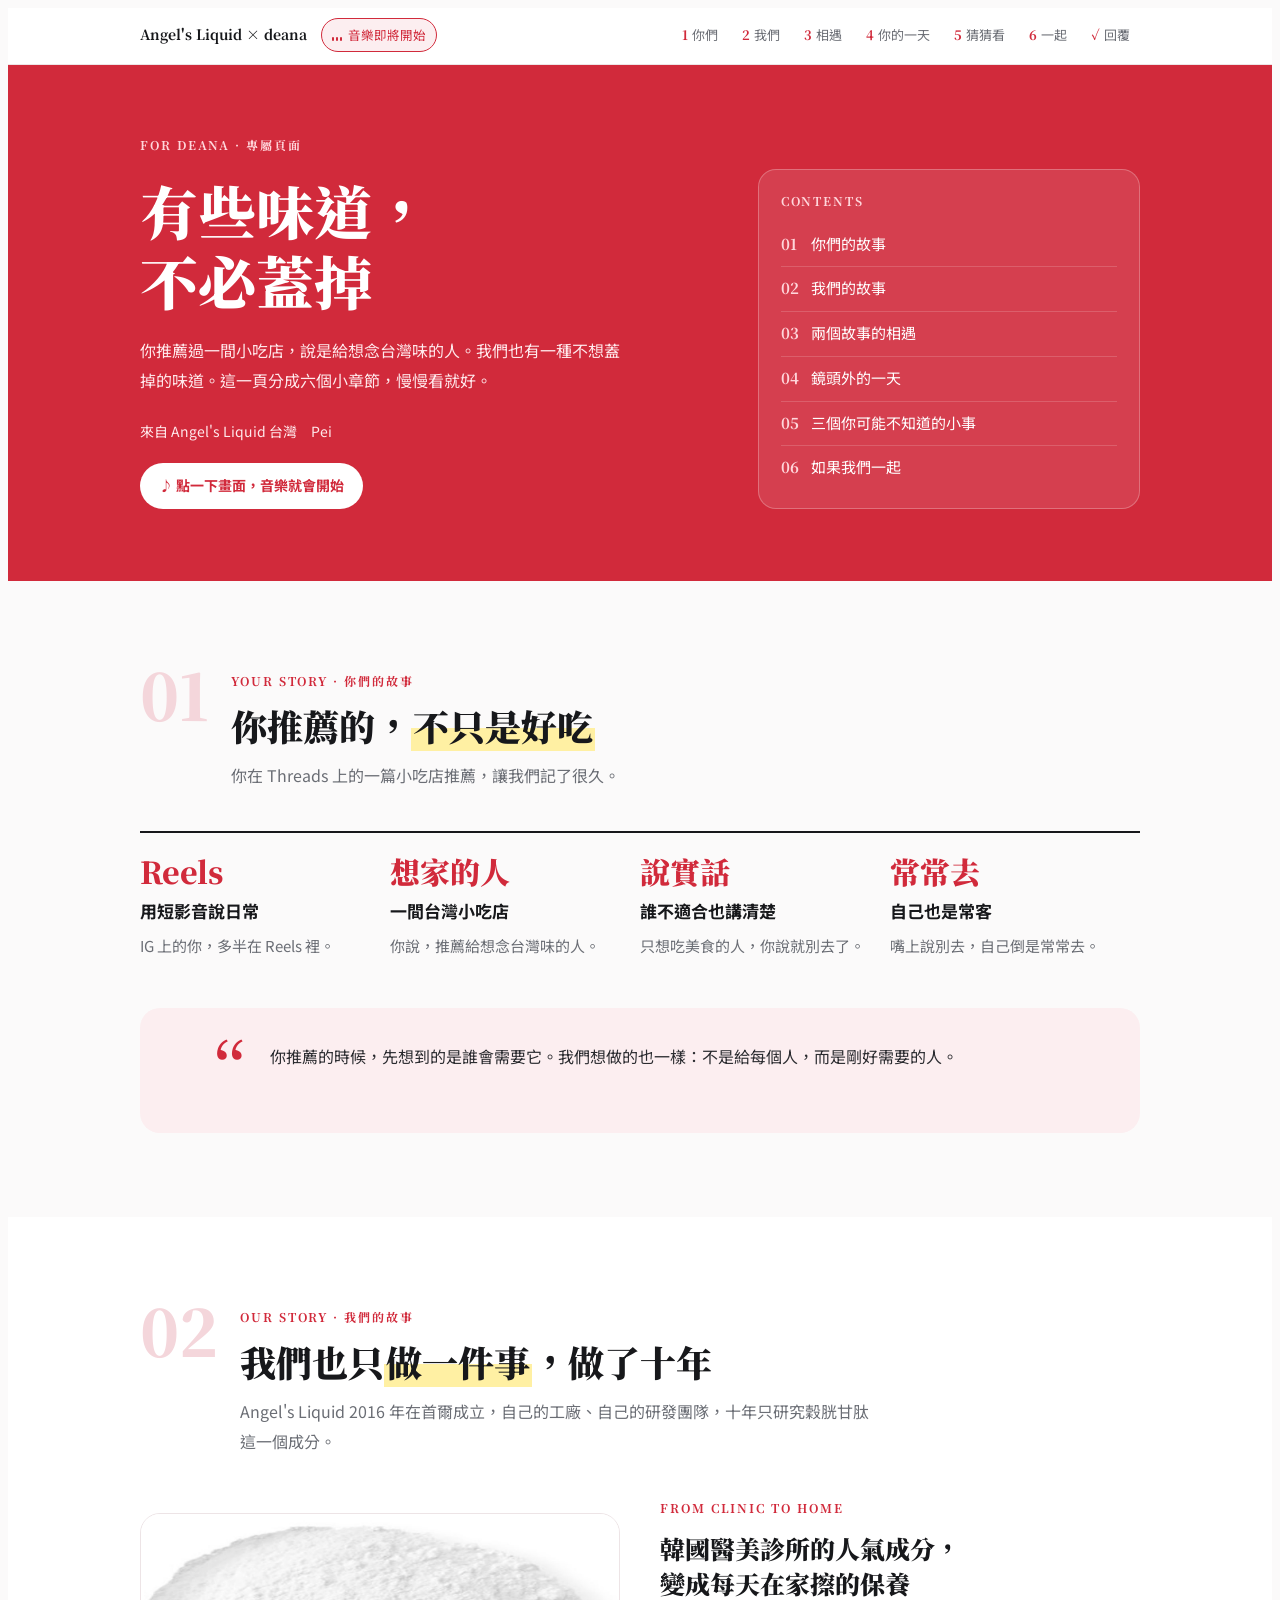
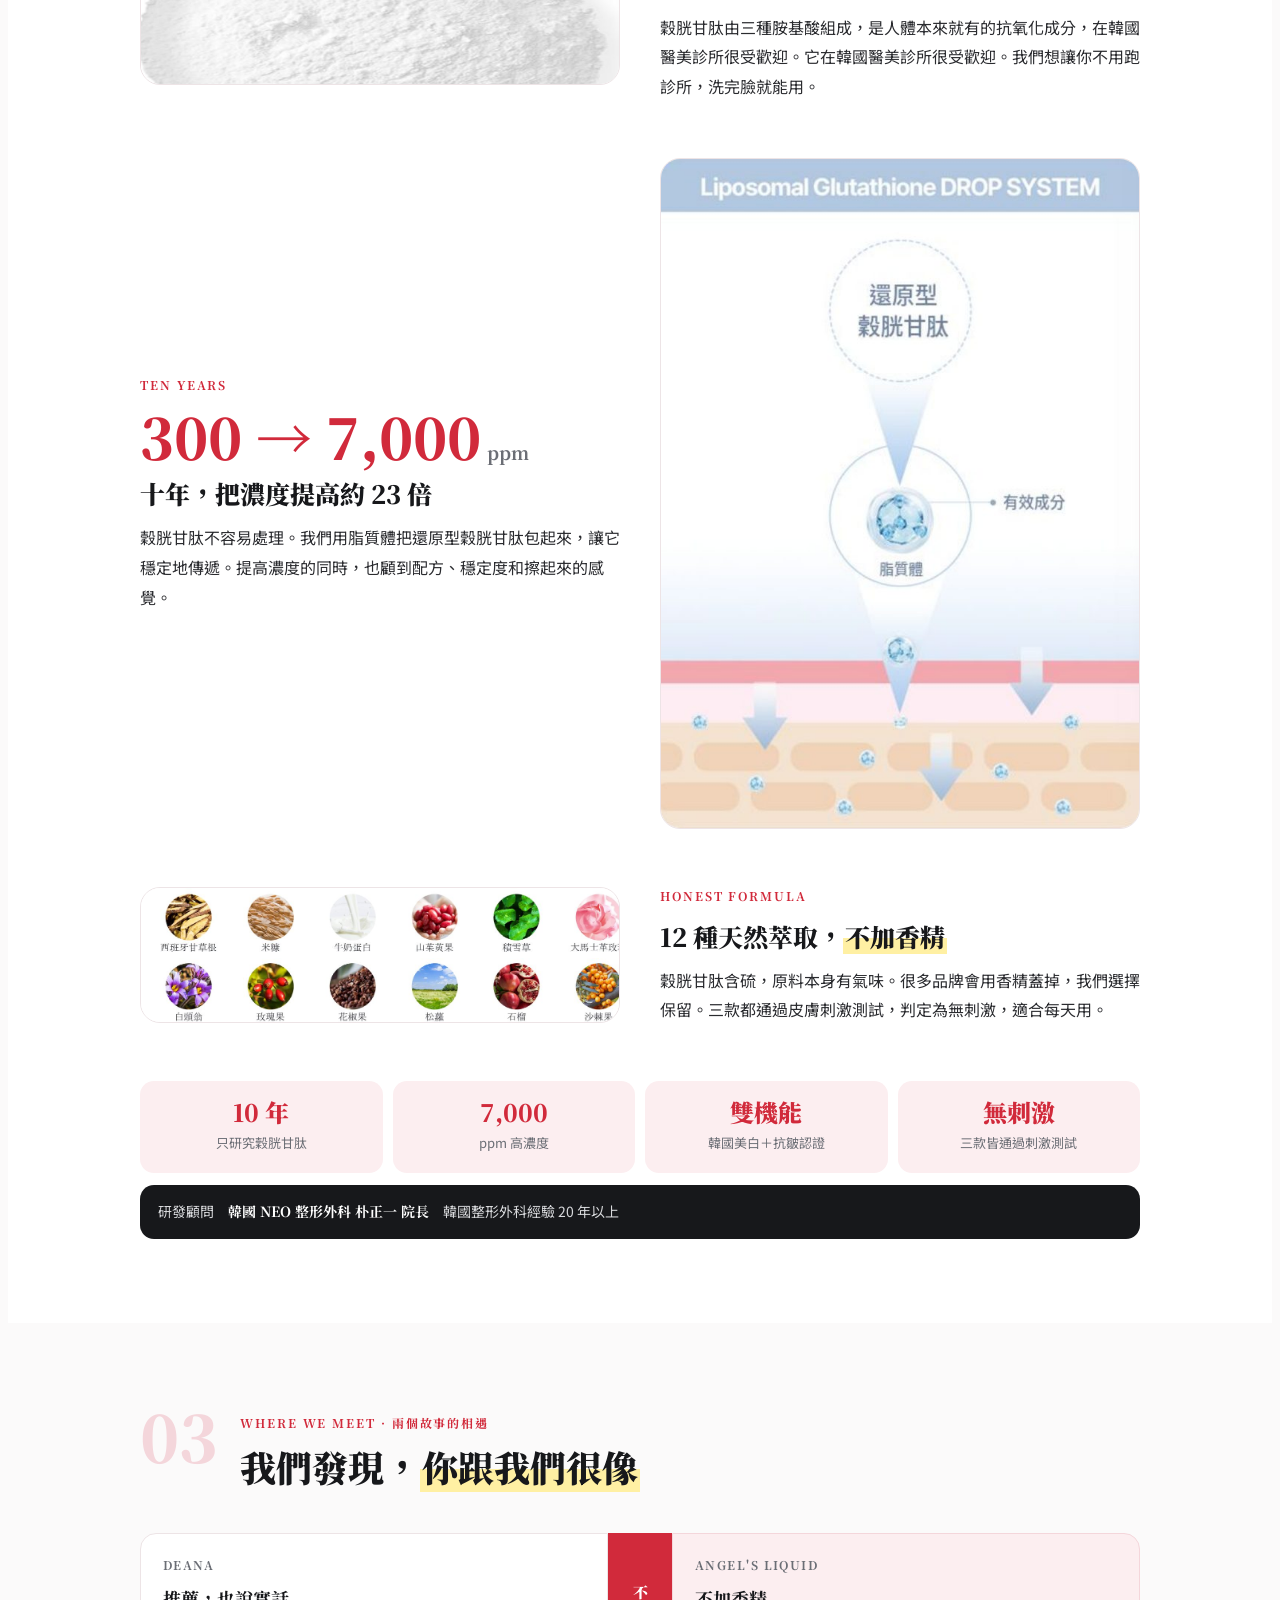
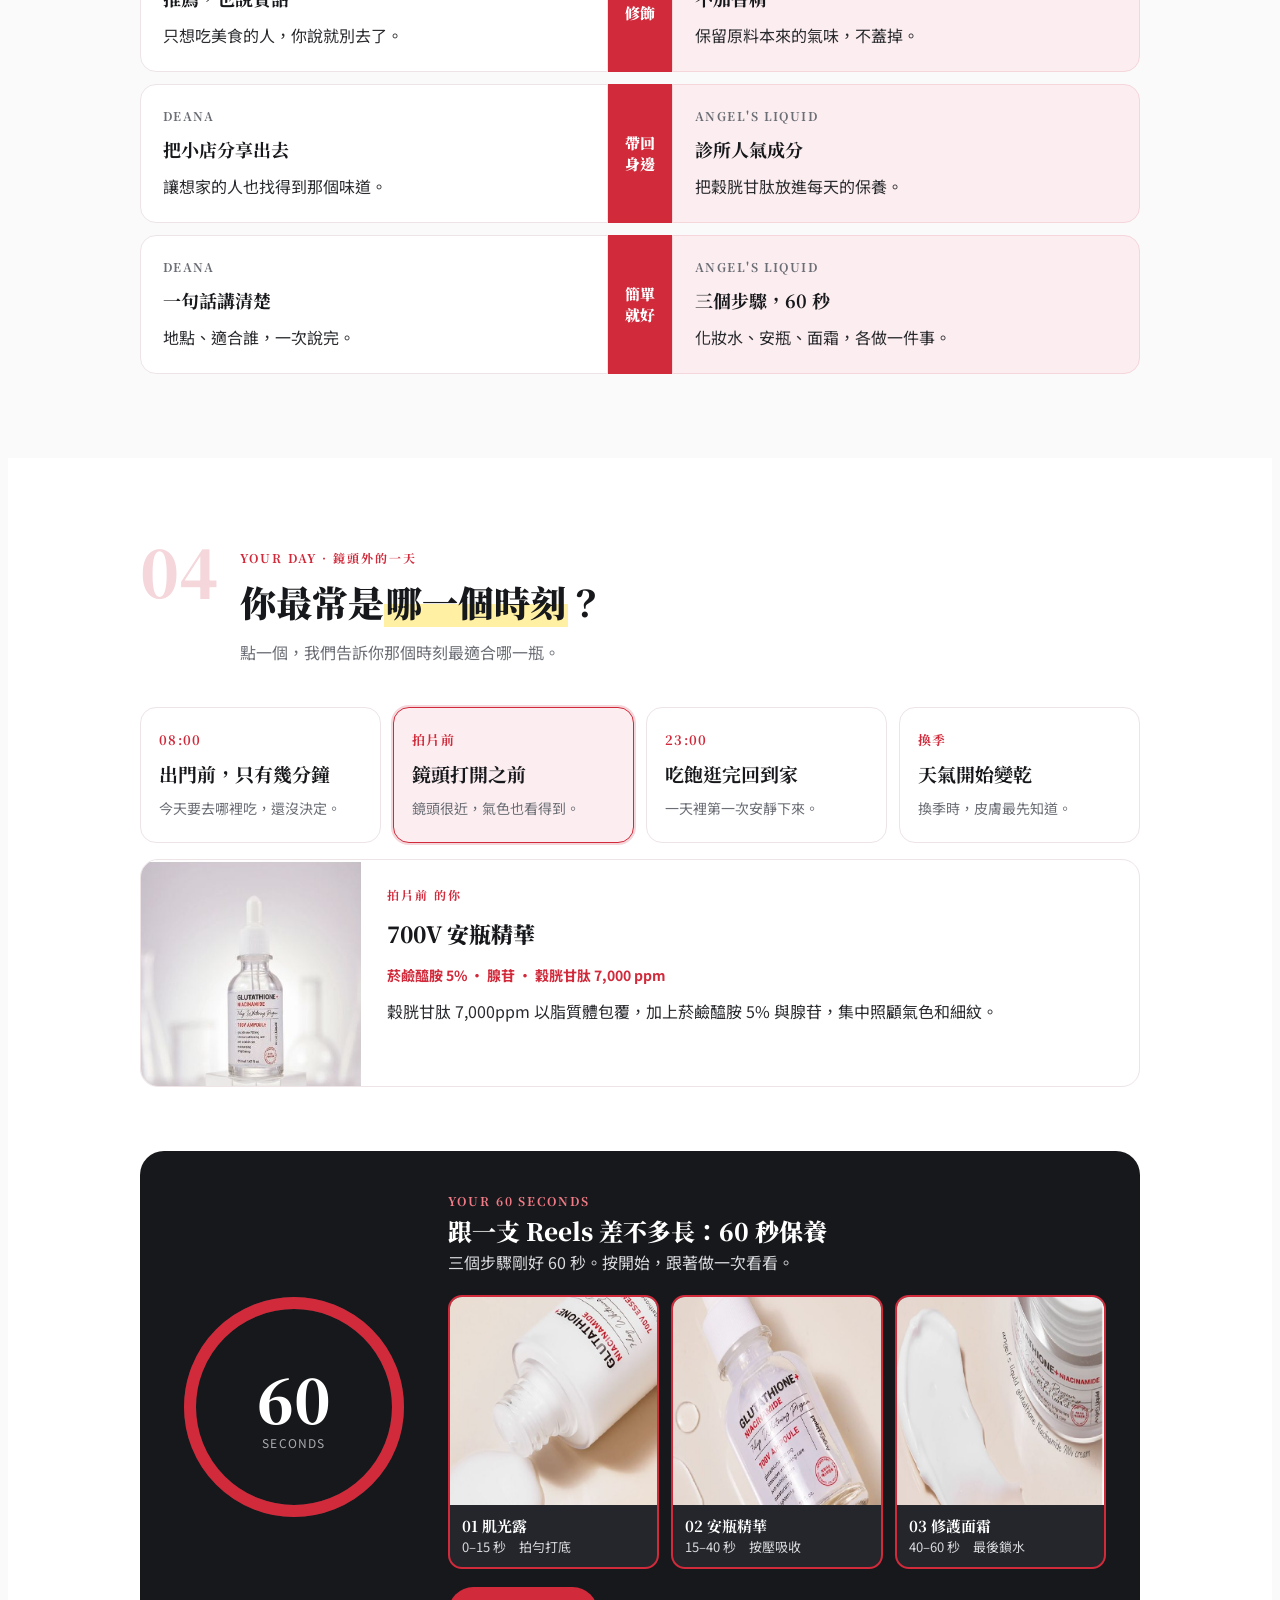
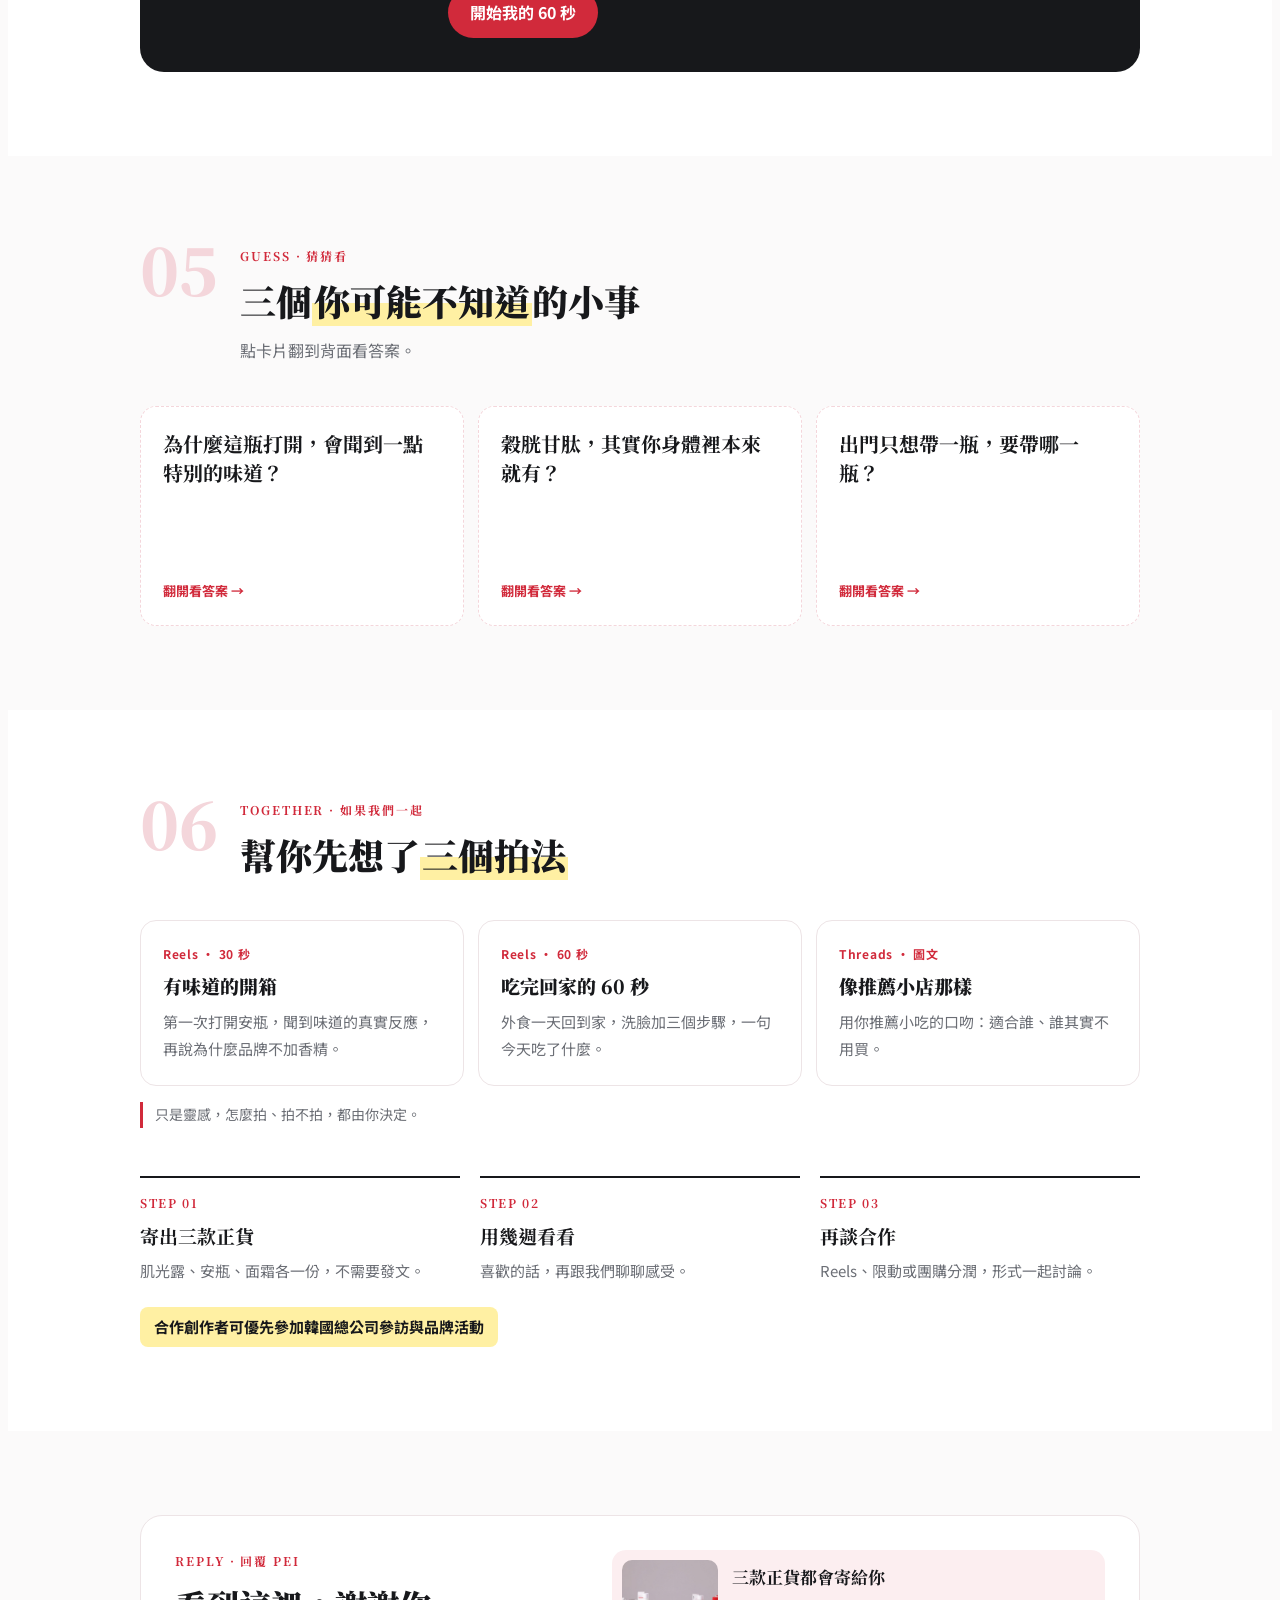
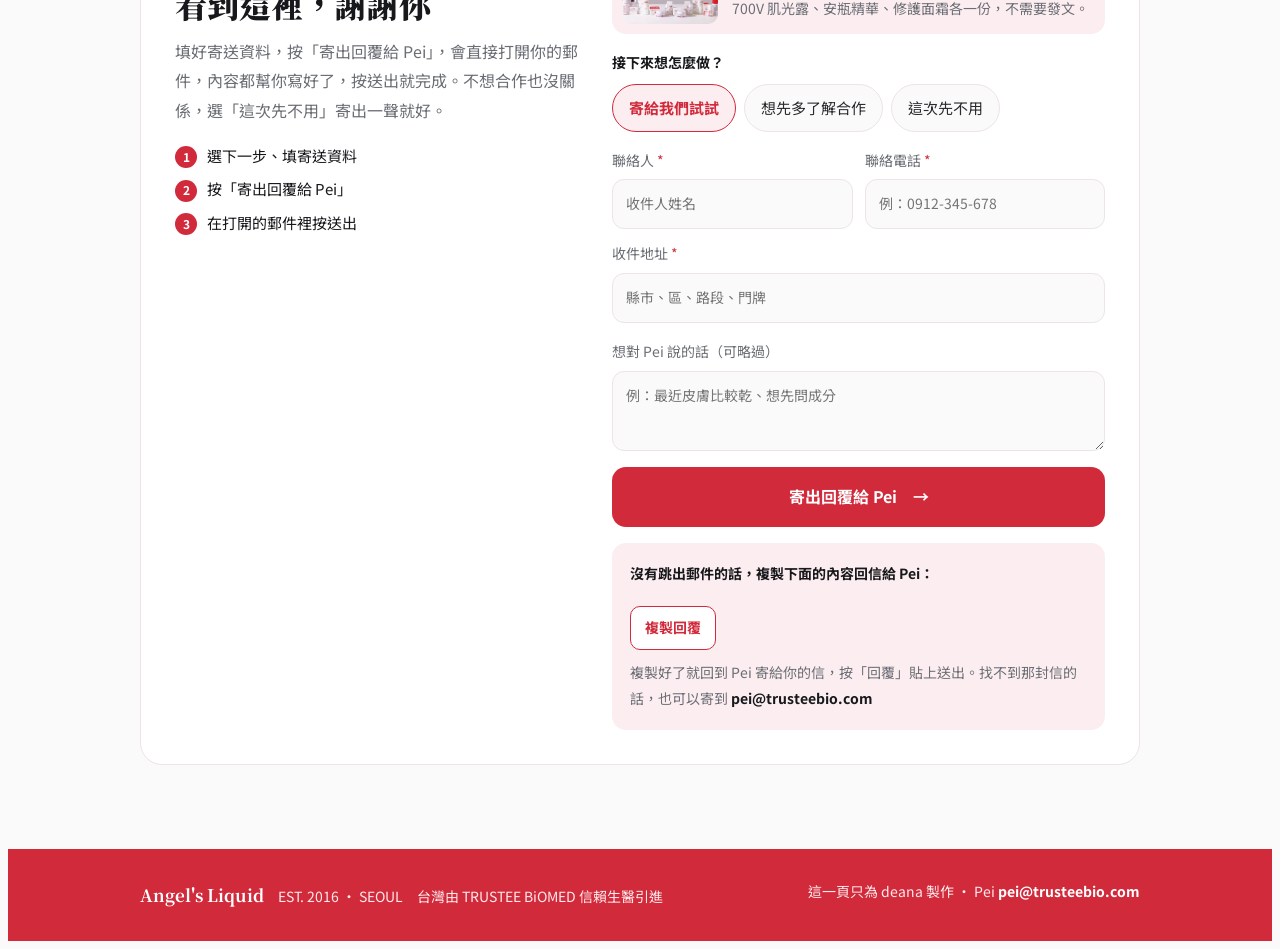
<file: deanaxwu/index.html>
<!doctype html><html lang="zh-Hant"><head><meta charset="utf-8"><meta name="viewport" content="width=device-width,initial-scale=1,viewport-fit=cover"><meta name="robots" content="noindex,nofollow">
<title>給 Deana 的一頁｜Angel&#x27;s Liquid</title><meta name="description" content="你推薦過一間小吃店，說是給想念台灣味的人。我們也有一種不想蓋掉的味道。這一頁分成六個小章節，慢慢看就好。">
<meta property="og:title" content="給 Deana 的一頁｜Angel&#x27;s Liquid"><meta property="og:description" content="你推薦過一間小吃店，說是給想念台灣味的人。我們也有一種不想蓋掉的味道。這一頁分成六個小章節，慢慢看就好。"><meta property="og:image" content="https://pei-design.github.io/for/assets/img/group.jpg"><meta property="og:url" content="https://pei-design.github.io/for/deanaxwu/"><meta name="theme-color" content="#D12A3B">
<link rel="preconnect" href="https://fonts.googleapis.com"><link rel="stylesheet" href="https://fonts.googleapis.com/css2?family=Noto+Serif+TC:wght@500;700;900&family=Noto+Sans+TC:wght@400;500;700&display=swap">
<style>/* Layout: a six-chapter booklet for one creator — sticky chapter rail, creator story → brand story → where they meet → her day → guess → collaborate; brand crimson, single light look */
:root{
  --crimson:#D12A3B; --crimson-deep:#A81E2D; --ink:#17181B; --text:#2A2B2F; --muted:#6B6E75;
  --white:#FFFFFF; --page:#FBFAFA; --blush:#FCEEF0; --blush-2:#F4D6DB; --line:#EDE4E6; --marker:#FFF0A3;
  --f-serif:"Noto Serif TC","Songti TC",serif;
  --f-sans:"Noto Sans TC","PingFang TC","Microsoft JhengHei",sans-serif;
  color-scheme:light;
}
*{box-sizing:border-box}
html{scroll-behavior:smooth}
@media (prefers-reduced-motion:reduce){html{scroll-behavior:auto}}
body{background:var(--page);color:var(--text);font-family:var(--f-sans);font-size:16px;line-height:1.85}
body::before{content:"";position:fixed;inset:0 0 auto;height:env(safe-area-inset-top,0px);z-index:10;background:var(--white)}
.band{padding-left:max(16px,env(safe-area-inset-left,0px));padding-right:max(16px,env(safe-area-inset-right,0px))}
.inner{max-width:1000px;margin:0 auto}
h1,h2,h3{font-family:var(--f-serif);color:var(--ink);margin:0;text-wrap:balance;line-height:1.4}
p{margin:0}
img{display:block;max-width:100%}
.label{font-family:var(--f-serif);font-weight:700;font-size:12px;letter-spacing:.16em;text-transform:uppercase;color:var(--crimson)}
mark{background:linear-gradient(transparent 55%,var(--marker) 55%);color:inherit;padding:0 2px;white-space:nowrap}
button{font:inherit}
button:focus-visible,a:focus-visible{outline:2px solid var(--crimson);outline-offset:3px}

/* chapter rail */
.rail{position:sticky;top:env(safe-area-inset-top,0px);z-index:9;background:rgba(255,255,255,.96);border-bottom:1px solid var(--line);backdrop-filter:blur(6px)}
.rail .inner{display:flex;align-items:center;gap:14px;padding-block:10px;overflow-x:auto;scrollbar-width:none}
.rail .inner::-webkit-scrollbar{display:none}
.rail .brand{font-family:var(--f-serif);font-weight:700;color:var(--ink);white-space:nowrap;font-size:14px}
.rail nav{display:flex;gap:4px;margin-left:auto}
.rail a{white-space:nowrap;text-decoration:none;font-size:13px;color:var(--muted);padding:5px 10px;border-radius:999px}
.rail a b{font-family:var(--f-serif);color:var(--crimson);margin-right:4px}
.rail a.on{background:var(--blush);color:var(--crimson);font-weight:700}
.bar{height:2px;background:var(--crimson);width:0;transition:width .15s linear}

/* chapter frame */
.ch{padding-block:84px}
.ch-head{display:grid;grid-template-columns:auto 1fr;gap:22px;align-items:start;margin-bottom:40px;max-width:46em}
.ch-no{font-family:var(--f-serif);font-weight:900;font-size:64px;line-height:.9;color:var(--blush-2)}
.ch-head h2{font-size:clamp(26px,3.8vw,36px);font-weight:900;margin-top:6px}
.ch-head p{color:var(--muted);margin-top:10px}
.alt{background:var(--white)}

/* cover */
.cover{background:var(--crimson);color:var(--white)}
.cover .inner{padding-block:64px 72px;display:grid;grid-template-columns:1.2fr .8fr;gap:44px;align-items:end}
.cover .label{color:#FFD6DB}
.cover h1{color:var(--white);font-size:clamp(34px,5.8vw,58px);font-weight:900;line-height:1.22;margin:16px 0 20px}
.cover p{color:#FFE9EC;max-width:30em}
.toc{background:rgba(255,255,255,.1);border:1px solid rgba(255,255,255,.25);border-radius:18px;padding:20px 22px;display:flex;flex-direction:column;gap:2px}
.toc .label{margin-bottom:8px}
.toc a{display:grid;grid-template-columns:30px 1fr;color:var(--white);text-decoration:none;padding:7px 0;border-top:1px solid rgba(255,255,255,.16);font-size:15px}
.toc a:first-of-type{border-top:0}
.toc a b{font-family:var(--f-serif);color:#FFD6DB}
.toc a:hover span{text-decoration:underline}
.from{margin-top:24px;font-size:14px;color:#FFD6DB}
@media (max-width:800px){.cover .inner{grid-template-columns:1fr}}

/* ch1 timeline */
.tl{list-style:none;margin:0;padding:0;display:grid;grid-template-columns:repeat(4,1fr);border-top:2px solid var(--ink)}
.tl li{padding:20px 18px 0 0;display:flex;flex-direction:column;gap:6px;min-width:0}
.tl .yr{font-family:var(--f-serif);font-weight:900;font-size:30px;color:var(--crimson);font-variant-numeric:tabular-nums;line-height:1.2}
.tl b{color:var(--ink);font-size:17px}
.tl span{font-size:15px;color:var(--muted)}
@media (max-width:800px){.tl{grid-template-columns:1fr 1fr;row-gap:26px}}
@media (max-width:440px){.tl{grid-template-columns:1fr}}
.quote{margin-top:48px;background:var(--blush);border-radius:20px;padding:34px 36px;display:grid;grid-template-columns:auto 1fr;gap:22px}
.quote .q{font-family:var(--f-serif);font-size:72px;line-height:.8;color:var(--crimson)}
.quote blockquote{margin:0;font-family:var(--f-serif);font-weight:700;font-size:clamp(20px,2.8vw,26px);color:var(--ink);line-height:1.6}
.quote cite{display:block;margin-top:10px;font-style:normal;font-size:13px;color:var(--muted)}
.quote p{margin-top:16px}
@media (max-width:560px){.quote{grid-template-columns:1fr;padding:26px}}

/* ch2 brand story: alternating image/text rows */
.rows{display:flex;flex-direction:column;gap:56px}
.row{display:grid;grid-template-columns:1fr 1fr;gap:40px;align-items:center}
.row.flip-r .media{order:2}
.row .media{background:var(--white);border:1px solid var(--line);border-radius:20px;overflow:hidden}
.row .media img{width:100%;height:auto}
.row .txt{display:flex;flex-direction:column;gap:12px}
.row .txt h3{font-size:clamp(21px,2.6vw,25px);font-weight:900}
.row .big{font-family:var(--f-serif);font-weight:900;font-size:clamp(40px,6vw,56px);color:var(--crimson);line-height:1}
.row .big small{font-size:18px;color:var(--muted);font-weight:700;margin-left:6px}
@media (max-width:800px){.row{grid-template-columns:1fr;gap:20px}.row.flip-r .media{order:0}}
.proofs{display:grid;grid-template-columns:repeat(4,1fr);gap:10px;margin-top:56px}
.proof{background:var(--blush);border-radius:14px;padding:16px 12px;text-align:center}
.proof b{display:block;font-family:var(--f-serif);font-weight:900;font-size:24px;color:var(--crimson);line-height:1.25}
.proof span{font-size:13px;color:var(--muted)}
@media (max-width:700px){.proofs{grid-template-columns:1fr 1fr}}
.doc{margin-top:12px;background:var(--ink);color:#D9DADD;border-radius:14px;padding:14px 18px;font-size:14px}
.doc b{color:var(--white);font-family:var(--f-serif)}

/* ch3 meet */
.meet{display:flex;flex-direction:column;gap:12px}
.pair{display:grid;grid-template-columns:1fr 64px 1fr;align-items:stretch;gap:0}
.pair > div{background:var(--white);border:1px solid var(--line);padding:20px 22px;display:flex;flex-direction:column;gap:6px;min-width:0}
.pair .you{border-radius:16px 0 0 16px}
.pair .us{border-radius:0 16px 16px 0;background:var(--blush);border-color:var(--blush-2)}
.pair .mid{background:var(--crimson);border:0;color:var(--white);align-items:center;justify-content:center;font-family:var(--f-serif);font-weight:900;font-size:15px;padding:8px;text-align:center;line-height:1.4}
.pair .who{font-size:12px;letter-spacing:.12em;font-weight:700;color:var(--muted);font-family:var(--f-serif)}
.pair b{font-family:var(--f-serif);font-size:18px;color:var(--ink)}
@media (max-width:640px){.pair{grid-template-columns:1fr}.pair .you{border-radius:16px 16px 0 0}.pair .us{border-radius:0 0 16px 16px}.pair .mid{padding:6px}}

/* ch4 day */
.scenes{display:grid;grid-template-columns:repeat(4,1fr);gap:12px}
.scene{background:var(--white);border:1px solid var(--line);border-radius:16px;padding:20px 18px;text-align:left;cursor:pointer;display:flex;flex-direction:column;gap:8px;color:inherit;min-width:0}
.scene .t{font-family:var(--f-serif);font-size:13px;letter-spacing:.1em;color:var(--crimson);font-weight:700}
.scene b{font-family:var(--f-serif);font-size:19px;color:var(--ink);line-height:1.45}
.scene span{font-size:14px;color:var(--muted)}
.scene[aria-pressed="true"]{border-color:var(--crimson);background:var(--blush);box-shadow:0 0 0 2px var(--blush-2)}
@media (max-width:860px){.scenes{grid-template-columns:1fr 1fr}}

.answer{margin-top:16px;background:var(--white);border:1px solid var(--line);border-radius:18px;overflow:hidden;display:grid;grid-template-columns:220px 1fr}
.answer img{width:100%;height:100%;object-fit:cover;background:#F2F1F3}
.answer .body{padding:24px 26px;display:flex;flex-direction:column;gap:8px;min-width:0}
.answer .name{font-family:var(--f-serif);font-weight:900;font-size:22px;color:var(--ink)}
.answer .spec{font-size:14px;color:var(--crimson);font-weight:700}
@media (max-width:600px){.answer{grid-template-columns:1fr}.answer img{height:220px}}
.routine{margin-top:64px;background:var(--ink);border-radius:24px;padding:34px;display:grid;grid-template-columns:240px 1fr;gap:34px;align-items:center;color:#D9DADD}
.routine h3{color:var(--white);font-size:24px;font-weight:900}
.ring{position:relative;width:100%;max-width:240px;aspect-ratio:1}
.ring svg{width:100%;height:100%;transform:rotate(-90deg)}
.ring .face{position:absolute;inset:0;display:flex;flex-direction:column;align-items:center;justify-content:center;gap:4px}
.ring .sec{font-family:var(--f-serif);font-weight:900;font-size:60px;line-height:1;color:var(--white);font-variant-numeric:tabular-nums}
.ring .face small{font-size:12px;color:#A9ABB1;letter-spacing:.1em}
.rsteps{display:grid;grid-template-columns:repeat(3,1fr);gap:12px;margin-top:18px}
.rstep{border-radius:14px;overflow:hidden;background:#24262B;border:2px solid transparent;transition:border-color .3s,opacity .3s;opacity:.55}
.rstep.on{border-color:var(--crimson);opacity:1}
.rstep img{width:100%;aspect-ratio:1;object-fit:cover}
.rstep div{padding:10px 12px;font-size:13px;line-height:1.5}
.rstep b{display:block;color:var(--white);font-family:var(--f-serif);font-size:15px}
.go{margin-top:18px;background:var(--crimson);color:var(--white);border:0;border-radius:999px;padding:11px 22px;font-weight:700;cursor:pointer}
.go:hover{background:var(--crimson-deep)}
@media (max-width:760px){.routine{grid-template-columns:1fr;padding:24px}.ring{margin:0 auto;max-width:200px}}


/* ch5 flips */
.flips{display:grid;grid-template-columns:repeat(3,1fr);gap:14px}
.flip{perspective:900px;border:0;background:none;padding:0;cursor:pointer;min-height:220px;text-align:left}
.flip .card{position:relative;width:100%;height:100%;min-height:220px;transition:transform .6s;transform-style:preserve-3d}
.flip[aria-pressed="true"] .card{transform:rotateY(180deg)}
.flip .side{position:absolute;inset:0;border-radius:16px;padding:22px;display:flex;flex-direction:column;gap:10px;backface-visibility:hidden;-webkit-backface-visibility:hidden}
.flip .front{background:var(--white);border:1.5px dashed var(--blush-2)}
.flip .front b{font-family:var(--f-serif);font-size:20px;color:var(--ink);line-height:1.45}
.flip .front span{margin-top:auto;font-size:13px;color:var(--crimson);font-weight:700}
.flip .back{background:var(--crimson);color:var(--white);transform:rotateY(180deg)}
.flip .back .t{font-size:12px;letter-spacing:.14em;color:#FFD6DB;font-family:var(--f-serif);font-weight:700}
@media (prefers-reduced-motion:reduce){.flip .card{transition:none}}
@media (max-width:780px){.flips{grid-template-columns:1fr}}

/* ch6 */
.ideas{display:grid;grid-template-columns:repeat(3,1fr);gap:14px}
.idea{background:var(--white);border:1px solid var(--line);border-radius:16px;padding:22px;display:flex;flex-direction:column;gap:8px}
.idea .fmt{font-size:12px;font-weight:700;color:var(--crimson);letter-spacing:.06em}
.idea h3{font-size:19px;font-weight:900}
.idea p{font-size:15px;color:var(--muted)}
.aside{margin-top:16px;font-size:14px;color:var(--muted);border-left:3px solid var(--crimson);padding-left:12px}
@media (max-width:780px){.ideas{grid-template-columns:1fr}}
.steps{list-style:none;margin:48px 0 0;padding:0;display:grid;grid-template-columns:repeat(3,1fr);gap:20px;counter-reset:s}
.steps li{border-top:2px solid var(--ink);padding-top:14px;display:flex;flex-direction:column;gap:4px}
.steps li::before{counter-increment:s;content:"STEP 0" counter(s);font-family:var(--f-serif);font-size:12px;letter-spacing:.14em;color:var(--crimson);font-weight:700}
.steps b{font-family:var(--f-serif);font-size:19px;color:var(--ink)}
.steps span{color:var(--muted);font-size:15px}
.perk{margin-top:22px;display:inline-block;background:var(--marker);color:var(--ink);font-weight:700;padding:6px 14px;border-radius:8px;font-size:15px}
@media (max-width:640px){.steps{grid-template-columns:1fr}}

/* reply */
.reply{background:var(--white);border:1px solid var(--line);border-radius:22px;padding:34px;display:grid;grid-template-columns:.9fr 1.1fr;gap:34px}
@media (max-width:780px){.reply{grid-template-columns:1fr;padding:24px}}
.reply .head{display:flex;flex-direction:column;gap:10px}
.reply .head h2{font-size:clamp(26px,3.6vw,32px);font-weight:900}
.reply .head p{color:var(--muted)}
.reply .form{display:flex;flex-direction:column;gap:16px;min-width:0}
.grp{display:flex;flex-direction:column;gap:8px}
.grp>span{font-size:14px;font-weight:700;color:var(--ink)}
.chips{display:flex;flex-wrap:wrap;gap:8px}
.chip{padding:9px 16px;border-radius:999px;border:1px solid var(--line);background:var(--page);color:var(--text);cursor:pointer;font-size:15px}
.chip[aria-pressed="true"]{border-color:var(--crimson);background:var(--blush);color:var(--crimson);font-weight:700}
label{font-size:14px;color:var(--muted);display:flex;flex-direction:column;gap:6px}
input,textarea{font:inherit;color:var(--text);background:var(--page);border:1px solid var(--line);border-radius:12px;padding:11px 13px;width:100%}
textarea{min-height:80px;resize:vertical}
.send{background:var(--crimson);color:var(--white);border:0;border-radius:14px;padding:15px;font-weight:700;font-size:16px;cursor:pointer}
.send:hover{background:var(--crimson-deep)}
.out{background:var(--blush);border-radius:14px;padding:18px;display:flex;flex-direction:column;gap:10px}
.out pre{margin:0;white-space:pre-wrap;font-family:var(--f-sans);font-size:15px}
.ghost{align-self:flex-start;background:var(--white);border:1px solid var(--crimson);color:var(--crimson);border-radius:10px;padding:8px 14px;cursor:pointer;font-weight:700;font-size:14px}
.addr{font-weight:700;color:var(--ink);user-select:all}
.gift{display:grid;grid-template-columns:96px 1fr;gap:14px;align-items:center;background:var(--blush);border-radius:14px;padding:10px;}
.gift img{width:96px;height:64px;object-fit:cover;border-radius:10px}
.gift b{display:block;font-family:var(--f-serif);color:var(--ink);font-size:17px}
.gift span{font-size:14px;color:var(--muted)}
.ship{display:grid;grid-template-columns:1fr 1fr;gap:12px}
.ship .wide{grid-column:1/-1}
@media (max-width:440px){.ship{grid-template-columns:1fr}}
label em{color:var(--crimson);font-style:normal}
.err{color:var(--crimson);font-size:14px;font-weight:700}
.how{margin:6px 0 0;padding:0;list-style:none;counter-reset:h;display:flex;flex-direction:column;gap:6px}
.how li{counter-increment:h;display:flex;gap:10px;align-items:baseline;font-size:15px;color:var(--ink)}
.how li::before{content:counter(h);flex:none;width:22px;height:22px;border-radius:50%;background:var(--crimson);color:#fff;font-size:12px;font-weight:700;display:inline-flex;align-items:center;justify-content:center}
.ship[hidden]{display:none!important}

footer{background:var(--crimson);color:#FFE9EC}
footer .inner{padding-block:30px;display:flex;justify-content:space-between;flex-wrap:wrap;gap:12px;font-size:14px}
footer b{font-family:var(--f-serif);color:var(--white);font-size:17px}

/* ---------- phone ---------- */
@media (max-width:600px){
  body{font-size:15.5px;line-height:1.8}
  .rail .brand{display:none}
  .rail nav{margin-left:0}
  .rail a{padding:5px 8px}
  .ch{padding-block:52px}
  .ch-head{grid-template-columns:1fr;gap:4px;margin-bottom:26px}
  .ch-no{font-size:40px}
  .ch-head h2{font-size:25px;margin-top:2px}
  .cover .inner{padding-block:40px 44px;gap:28px}
  .cover h1{font-size:30px;line-height:1.3;margin:12px 0 14px}
  .cover h1 span{display:block}
  .toc{padding:14px 16px}
  .toc a{padding:6px 0;font-size:14px}
  .tl{grid-template-columns:1fr 1fr;column-gap:14px;row-gap:18px}
  .tl li{padding:14px 0 0}
  .tl .yr{font-size:24px}
  .tl b{font-size:15px}
  .tl span{font-size:14.5px;line-height:1.65}
  .quote{margin-top:32px;padding:22px 20px;gap:6px}
  .quote .q{font-size:48px}
  .quote blockquote{font-size:19px}
  .rows{gap:36px}
  .row .txt h3{font-size:20px}
  .proofs{margin-top:36px}
  .proof{padding:14px 10px}
  .proof span,.proof small{font-size:13px}
  .proof b{font-size:20px}
  .pair > div{padding:14px 16px}
  .pair b{font-size:16px}
  .scenes{grid-template-columns:1fr 1fr;gap:8px}
  .scene{padding:14px 12px;gap:4px}
  .scene b{font-size:15.5px}
  .scene span{font-size:14px;line-height:1.6}
  .scene .t{font-size:13px}
  .answer img{height:180px}
  .answer .body{padding:18px}
  .routine{margin-top:40px;padding:22px 18px;gap:18px}
  .ring{max-width:160px}
  .ring .sec{font-size:44px}
  .routine h3{font-size:20px}
  .rsteps{grid-template-columns:1fr;gap:8px}
  .rstep{display:grid;grid-template-columns:76px 1fr;align-items:center}
  .rstep img{aspect-ratio:1;height:76px}
  .rstep div{padding:10px 14px;font-size:14px;line-height:1.55}
  .rstep b{font-size:15px}
  .go{width:100%}
  .flip,.flip .card{min-height:150px}
  .flip .side{padding:18px}
  .flip .front b{font-size:18px}
  .idea{padding:18px}
  .steps{margin-top:36px;gap:14px}
  .reply{padding:20px 16px;gap:22px;border-radius:18px}
  .chip{padding:8px 13px;font-size:14px}
  footer .inner{flex-direction:column;gap:6px}
}
@media (max-width:360px){.scenes{grid-template-columns:1fr}}
/* music */
.music{flex:none;display:inline-flex;align-items:center;gap:6px;border:1px solid var(--line);background:var(--white);color:var(--muted);border-radius:999px;padding:4px 10px;font-size:12.5px;cursor:pointer;white-space:nowrap}
.music[aria-pressed="true"]{border-color:var(--crimson);color:var(--crimson);background:var(--blush)}
.eq{display:inline-flex;align-items:flex-end;gap:2px;height:11px}
.eq i{width:2px;height:4px;background:currentColor;border-radius:1px}
.music[aria-pressed="true"] .eq i{animation:eq 1s infinite ease-in-out}
.music[aria-pressed="true"] .eq i:nth-child(2){animation-delay:.2s}.music[aria-pressed="true"] .eq i:nth-child(3){animation-delay:.4s}
@keyframes eq{0%,100%{height:3px}50%{height:11px}}
@media (prefers-reduced-motion:reduce){.music[aria-pressed="true"] .eq i{animation:none;height:8px}}
.music-cta{margin-top:18px;background:rgba(255,255,255,.14);color:#fff;border:1px solid rgba(255,255,255,.4);border-radius:999px;padding:9px 18px;font-size:14px;font-weight:700;cursor:pointer}
.music-cta[aria-pressed="true"]{background:#fff;color:var(--crimson)}
.music-cta:hover{background:rgba(255,255,255,.24)}
@media (max-width:600px){.rail .music{order:-1}}

a.send{display:block;text-align:center;text-decoration:none}
</style></head><body><div id="app"></div>
<script>/* Shared renderer for the creator booklet site. renderSite(d) -> HTML string; bindSite(root,d) wires interactions. */
var SITE_EMAIL='pei@trusteebio.com';
function _e(s){return String(s==null?'':s).replace(/[&<>"]/g,function(c){return {'&':'&amp;','<':'&lt;','>':'&gt;','"':'&quot;'}[c];});}
function _mark(t,m){t=_e(t);if(m){var em=_e(m);var i=t.indexOf(em);if(i>=0)return t.slice(0,i)+'<mark>'+em+'</mark>'+t.slice(i+em.length);}return t;}
function _br(t){return _e(t).replace(/\n/g,'<br>');}
var SITE_PRODUCTS={
  toner:{img:'../assets/img/toner.jpg',name:'700V 肌光露',spec:'150 mL · 化妝水質地 · 菸鹼醯胺'},
  ampoule:{img:'../assets/img/ampoule.jpg',name:'700V 安瓶精華',spec:'菸鹼醯胺 5% · 腺苷 · 穀胱甘肽 7,000 ppm'},
  cream:{img:'../assets/img/cream.jpg',name:'700V 修護面霜',spec:'角鯊烷 · 腺苷 · 柔滑不黏'}
};
function renderSite(d){
  d=d||{};var h=d.hero||{},c1=d.c1||{},c2=d.c2||{},c3=d.c3||{},c4=d.c4||{},c5=d.c5||{},c6=d.c6||{},rp=d.reply||{};
  var name=d.creator_name||'',ch=d.channel||'';
  var scenes=(c4.scenes||[]).slice(0,4),def=Math.min(Math.max(c4.default||0,0),Math.max(scenes.length-1,0));
  var s0=scenes[def]||{},p0=SITE_PRODUCTS[s0.p]||SITE_PRODUCTS.ampoule;
  var head=function(no,en,title,mark,intro){return '<div class="ch-head"><span class="ch-no">'+no+'</span><div><span class="label">'+en+'</span><h2>'+_mark(title,mark)+'</h2>'+(intro?'<p>'+_e(intro)+'</p>':'')+'</div></div>';};
  var o='';
  o+='<div class="rail band"><div class="inner"><span class="brand">Angel\'s Liquid × '+_e(ch||name)+'</span><button class="music" type="button" data-music aria-pressed="false"><span class="eq" aria-hidden="true"><i></i><i></i><i></i></span><span data-music-label>音樂</span></button><nav aria-label="章節">'
   +'<a href="#c1"><b>1</b>你們</a><a href="#c2"><b>2</b>我們</a><a href="#c3"><b>3</b>相遇</a><a href="#c4"><b>4</b>你的一天</a><a href="#c5"><b>5</b>猜猜看</a><a href="#c6"><b>6</b>一起</a><a href="#reply"><b>✓</b>回覆</a></nav></div><div class="bar" data-bar></div></div>';
  o+='<header class="cover band"><div class="inner"><div><span class="label">'+_e(h.eyebrow||('For '+name+' · 專屬頁面'))+'</span><h1>'+_e(h.title_l1||'')+'<br>'+_e(h.title_l2||'')+'</h1><p>'+_e(h.sub||'')+'</p><p class="from">來自 Angel\'s Liquid 台灣　Pei</p><button class="music-cta" type="button" data-music aria-pressed="false">♪ 開啟音樂，慢慢看</button></div>'
   +'<nav class="toc" aria-label="目錄"><span class="label">Contents</span><a href="#c1"><b>01</b><span>你們的故事</span></a><a href="#c2"><b>02</b><span>我們的故事</span></a><a href="#c3"><b>03</b><span>兩個故事的相遇</span></a><a href="#c4"><b>04</b><span>鏡頭外的一天</span></a><a href="#c5"><b>05</b><span>三個你可能不知道的小事</span></a><a href="#c6"><b>06</b><span>如果我們一起</span></a></nav></div></header><main>';
  // 1
  o+='<section class="ch band" id="c1"><div class="inner">'+head('01','Your story · 你們的故事',c1.title,c1.mark,c1.intro)+'<ol class="tl">';
  (c1.timeline||[]).slice(0,4).forEach(function(t){o+='<li><span class="yr">'+_e(t.k)+'</span><b>'+_e(t.b)+'</b><span>'+_e(t.s)+'</span></li>';});
  o+='</ol>';
  if(c1.quote&&c1.quote.text){o+='<div class="quote"><span class="q" aria-hidden="true">“</span><div><blockquote>'+_e(c1.quote.text)+'</blockquote>'+(c1.quote.cite?'<cite>'+_e(c1.quote.cite)+'</cite>':'')+(c1.quote.reflection?'<p>'+_e(c1.quote.reflection)+'</p>':'')+'</div></div>';}
  else if(c1.reflection){o+='<div class="quote"><span class="q" aria-hidden="true">“</span><div><p style="margin:0">'+_e(c1.reflection)+'</p></div></div>';}
  o+='</div></section>';
  // 2
  o+='<section class="ch band alt" id="c2"><div class="inner">'+head('02','Our story · 我們的故事',c2.title||'我們也只做一件事，做了十年',c2.mark||'做一件事',c2.intro||'Angel\'s Liquid 2016 年在首爾成立，自己的工廠、自己的研發團隊，從頭到尾只研究一個成分。')+'<div class="rows">'
   +'<div class="row"><div class="media"><img src="../assets/img/powder.jpg" alt="穀胱甘肽原料粉末"></div><div class="txt"><span class="label">From clinic to home</span><h3>韓國醫美診所的人氣成分，變成每天在家擦的保養</h3><p>穀胱甘肽由三種胺基酸組成，是人體本來就有的抗氧化成分，在韓國醫美診所很受歡迎。'+_e(c2.bridge||'但不是每個人都有時間跑診所。我們想把它帶回家。')+'</p></div></div>'
   +'<div class="row flip-r"><div class="media"><img src="../assets/img/liposome.jpg" alt="脂質體包覆穀胱甘肽示意圖"></div><div class="txt"><span class="label">Ten years</span><span class="big">300 → 7,000<small>ppm</small></span><h3>十年，把濃度提高約 23 倍</h3><p>穀胱甘肽不容易處理。我們用脂質體把還原型穀胱甘肽包起來，讓它穩定地傳遞。提高濃度的同時，也顧到配方、穩定度和擦起來的感覺。</p></div></div>'
   +'<div class="row"><div class="media"><img src="../assets/img/extracts.jpg" alt="12 種天然萃取"></div><div class="txt"><span class="label">Honest formula</span><h3>12 種天然萃取，<mark>不加香精</mark></h3><p>穀胱甘肽含硫，原料本身有氣味。很多品牌會用香精蓋掉，我們選擇保留。三款都通過皮膚刺激測試，判定為無刺激，適合每天用。</p></div></div></div>'
   +'<div class="proofs"><div class="proof"><b>10 年</b><span>只研究穀胱甘肽</span></div><div class="proof"><b>7,000</b><span>ppm 高濃度</span></div><div class="proof"><b>雙機能</b><span>韓國美白＋抗皺認證</span></div><div class="proof"><b>無刺激</b><span>三款皆通過刺激測試</span></div></div>'
   +'<div class="doc">研發顧問　<b>韓國 NEO 整形外科 朴正一 院長</b>　韓國整形外科經驗 20 年以上</div></div></section>';
  // 3
  o+='<section class="ch band" id="c3"><div class="inner">'+head('03','Where we meet · 兩個故事的相遇',c3.title||'我們發現，你們跟我們很像',c3.mark||'你們跟我們很像','')+'<div class="meet">';
  (c3.pairs||[]).slice(0,3).forEach(function(p){o+='<div class="pair"><div class="you"><span class="who">'+_e((ch||name).toUpperCase())+'</span><b>'+_e(p.you_b)+'</b><span>'+_e(p.you_s)+'</span></div><div class="mid">'+_br(p.mid)+'</div><div class="us"><span class="who">ANGEL\'S LIQUID</span><b>'+_e(p.us_b)+'</b><span>'+_e(p.us_s)+'</span></div></div>';});
  o+='</div></div></section>';
  // 4
  o+='<section class="ch band alt" id="c4"><div class="inner">'+head('04','Your day · 鏡頭外的一天',c4.title||'你最常是哪一個時刻？',c4.mark||'哪一個時刻',c4.intro||'點一個，我們告訴你那個時刻最適合哪一瓶。')+'<div class="scenes" role="group" aria-label="選擇一個時刻">';
  scenes.forEach(function(s,i){o+='<button class="scene" type="button" aria-pressed="'+(i===def)+'" data-i="'+i+'"><span class="t">'+_e(s.t)+'</span><b>'+_e(s.b)+'</b><span>'+_e(s.s)+'</span></button>';});
  o+='</div><div class="answer" aria-live="polite"><img data-ans-img src="'+p0.img+'" alt="'+_e(p0.name)+'"><div class="body"><span class="label" data-ans-tag>'+_e(s0.t||'')+' 的你</span><span class="name" data-ans-name>'+_e(p0.name)+'</span><span class="spec" data-ans-spec>'+_e(p0.spec)+'</span><p data-ans-why>'+_e(s0.why||'')+'</p></div></div>';
  o+='<div class="routine"><div class="ring"><svg viewBox="0 0 120 120" aria-hidden="true"><circle cx="60" cy="60" r="52" fill="none" stroke="#2E3035" stroke-width="6"/><circle data-arc cx="60" cy="60" r="52" fill="none" stroke="#D12A3B" stroke-width="6" stroke-linecap="round" stroke-dasharray="326.73" stroke-dashoffset="0"/></svg><div class="face"><span class="sec" data-sec>60</span><small>SECONDS</small></div></div>'
   +'<div><span class="label" style="color:#F07A86">Your 60 seconds</span><h3>'+_e(c4.routine_title||'三個步驟，60 秒保養')+'</h3><p data-rstat>三個步驟剛好 60 秒。按開始，跟著做一次看看。</p><div class="rsteps">'
   +'<div class="rstep on" data-rs><img src="../assets/img/step1.jpg" alt="肌光露質地"><div><b>01 肌光露</b>0–15 秒　拍勻打底</div></div>'
   +'<div class="rstep on" data-rs><img src="../assets/img/step2.jpg" alt="安瓶精華質地"><div><b>02 安瓶精華</b>15–40 秒　按壓吸收</div></div>'
   +'<div class="rstep on" data-rs><img src="../assets/img/step3.jpg" alt="修護面霜質地"><div><b>03 修護面霜</b>40–60 秒　最後鎖水</div></div></div>'
   +'<button class="go" data-timer type="button">開始我的 60 秒</button></div></div></div></section>';
  // 5
  o+='<section class="ch band" id="c5"><div class="inner">'+head('05','Guess · 猜猜看','三個你可能不知道的小事','你可能不知道','點卡片翻到背面看答案。')+'<div class="flips">';
  (c5.flips||[]).slice(0,3).forEach(function(f){o+='<button class="flip" type="button" aria-pressed="false"><div class="card"><div class="side front"><b>'+_e(f.q)+'</b><span>翻開看答案 →</span></div><div class="side back"><span class="t">ANSWER</span><p>'+_e(f.a)+'</p></div></div></button>';});
  o+='</div></div></section>';
  // 6
  o+='<section class="ch band alt" id="c6"><div class="inner">'+head('06','Together · 如果我們一起',c6.title||'幫你們先想了三個拍攝點子',c6.mark||'三個','')+'<div class="ideas">';
  (c6.ideas||[]).slice(0,3).forEach(function(x){o+='<div class="idea"><span class="fmt">'+_e(x.fmt)+'</span><h3>'+_e(x.title)+'</h3><p>'+_e(x.how)+'</p></div>';});
  o+='</div><p class="aside">'+_e(c6.aside||'只是靈感，怎麼拍、拍不拍都由你們決定。')+'</p>'
   +'<ol class="steps"><li><b>寄出三款正貨</b><span>肌光露、安瓶、面霜各一份，不需要發文。</span></li><li><b>用幾週看看</b><span>喜歡的話，再跟我們聊聊感受。</span></li><li><b>再談合作</b><span>Reels、限動或團購分潤，形式一起討論。</span></li></ol>'
   +'<span class="perk">合作創作者可優先參加韓國總公司參訪與品牌活動</span></div></section>';
  // reply
  o+='<section class="ch band" id="reply"><div class="inner"><div class="reply"><div class="head"><span class="label">Reply · 回覆 Pei</span><h2>'+_e(rp.title||'看到這裡，謝謝你')+'</h2>'
   +'<p>填好寄送資料，按「寄出回覆給 Pei」，會直接打開你的郵件，內容都幫你寫好了，按送出就完成。不想合作也沒關係，選「這次先不用」寄出一聲就好。</p>'
   +'<ol class="how"><li>選下一步、填寄送資料</li><li>按「寄出回覆給 Pei」</li><li>在打開的郵件裡按送出</li></ol></div>'
   +'<div class="form"><div class="gift"><img src="../assets/img/group.jpg" alt=""><div><b>三款正貨都會寄給你</b><span>700V 肌光露、安瓶精華、修護面霜各一份，不需要發文。</span></div></div>'
   +'<div class="grp"><span>接下來想怎麼做？</span><div class="chips" role="group" aria-label="下一步"><button class="chip ac" type="button" aria-pressed="true" data-v="send">寄給我們試試</button><button class="chip ac" type="button" aria-pressed="false" data-v="more">想先多了解合作</button><button class="chip ac" type="button" aria-pressed="false" data-v="no">這次先不用</button></div></div>'
   +'<div class="ship" data-ship><label><span>聯絡人 <em>*</em></span><input data-f="name" type="text" autocomplete="name" placeholder="收件人姓名"></label><label><span>聯絡電話 <em>*</em></span><input data-f="phone" type="tel" autocomplete="tel" placeholder="例：0912-345-678"></label><label class="wide"><span>收件地址 <em>*</em></span><input data-f="addr" type="text" autocomplete="street-address" placeholder="縣市、區、路段、門牌"></label></div>'
   +'<p class="err" data-err role="alert" hidden></p><label>想對 Pei 說的話（可略過）<textarea data-f="note" placeholder="例：最近皮膚比較乾、想先問成分"></textarea></label>'
   +'<a class="send" data-make href="mailto:'+SITE_EMAIL+'" target="_blank" rel="noopener" role="button">寄出回覆給 Pei　→</a><div class="out" data-out hidden><p style="font-size:14px;color:var(--ink);font-weight:700;margin:0">沒有跳出郵件的話，複製下面的內容回信給 Pei：</p><pre data-out-text></pre><button class="ghost" data-copy type="button">複製回覆</button><span data-copied style="font-size:13px;color:var(--crimson)" hidden>已複製</span>'
   +'<p style="font-size:14px;color:var(--muted)">複製好了就回到 Pei 寄給你的信，按「回覆」貼上送出。找不到那封信的話，也可以寄到 <span class="addr">'+SITE_EMAIL+'</span></p></div></div></div></div></section></main>';
  o+='<footer class="band"><div class="inner"><span><b>Angel\'s Liquid</b>　EST. 2016 · SEOUL　台灣由 TRUSTEE BiOMED 信賴生醫引進</span><span>這一頁只為 '+_e(ch||name)+' 製作 · Pei <span class="addr" style="color:#fff">'+SITE_EMAIL+'</span></span></div></footer>';
  return o;
}

/* Original ambient music, synthesized live with Web Audio (no audio file, no licensing). */
function SiteMusic(win){
  /* Plays the licensed track "Cafe Lofi" (Pixabay, zephiramusic) from the page's own files: loop, gentle fade in/out. */
  var A=null,on=false,fade=null,TARGET=0.55,cbs=[];
  function el(){ if(!A){ A=new win.Audio('../assets/audio/cafe-lofi.mp3'); A.loop=true; A.preload='auto'; A.volume=0;
      ['play','playing','pause'].forEach(function(ev){A.addEventListener(ev,function(){cbs.forEach(function(f){try{f();}catch(e){}});});}); } return A; }
  function ramp(to,ms,done){ var a=el(); if(fade) win.clearInterval(fade); var from=a.volume,t0=Date.now();
    fade=win.setInterval(function(){ var k=Math.min(1,(Date.now()-t0)/ms); try{a.volume=Math.max(0,Math.min(1,from+(to-from)*k));}catch(e){} if(k>=1){ win.clearInterval(fade); fade=null; if(done) done(); } },50); }
  function tryPlay(){ var a=el(); var p=a.play(); if(p&&p.then){ p.then(function(){ ramp(TARGET,2200); }).catch(function(){}); } else ramp(TARGET,2200); }
  return {
    start:function(){ on=true; tryPlay(); },
    stop:function(){ on=false; if(A) ramp(0,900,function(){ if(!on) A.pause(); }); },
    unlock:function(){ if(on&&(!A||A.paused)) tryPlay(); },
    playing:function(){ return !!(on&&A&&!A.paused); },
    isOn:function(){ return on; },
    onState:function(fn){ if(cbs.indexOf(fn)<0) cbs.push(fn); },
    toggle:function(){ if(on) this.stop(); else this.start(); return on; },
    supported:typeof win.Audio==='function'
  };
}
function bindSite(root,d,win,opts){
  win=win||window;var doc=root.ownerDocument||document;
  var q=function(s){return root.querySelector(s);},qa=function(s){return Array.prototype.slice.call(root.querySelectorAll(s));};
  var scenes=((d.c4||{}).scenes||[]).slice(0,4),sign=(d.reply||{}).sign||d.creator_name||'';
  // rail
  var links=qa('.rail nav a'),bar=q('[data-bar]');
  function onScroll(){var el=doc.documentElement,max=el.scrollHeight-el.clientHeight;if(bar)bar.style.width=(max>0?Math.min(100,el.scrollTop/max*100):0)+'%';var cur=-1;links.forEach(function(a,i){var s=root.querySelector(a.getAttribute('href'));if(s&&s.getBoundingClientRect().top<win.innerHeight*0.4)cur=i;});links.forEach(function(a,i){a.classList.toggle('on',i===cur);});}
  win.addEventListener('scroll',onScroll,{passive:true});onScroll();
  links.concat(qa('.toc a')).forEach(function(a){a.addEventListener('click',function(e){var t=root.querySelector(a.getAttribute('href'));if(t){e.preventDefault();t.scrollIntoView({behavior:'smooth'});}});});

  // music: on by default; browsers only allow sound after the first tap, so it starts on the first interaction anywhere
  opts=opts||{};
  var music=SiteMusic(win),mbtns=qa('[data-music]'),want=!!opts.autoMusic;
  if(!music.supported){mbtns.forEach(function(b){b.hidden=true;});}
  function ui(){var pl=music.playing(),pend=want&&!pl;mbtns.forEach(function(x){x.setAttribute('aria-pressed',want);});
    var l=q('[data-music-label]');if(l)l.textContent=pl?'音樂播放中':(pend?'音樂即將開始':'音樂');
    var c=q('.music-cta');if(c)c.textContent=pl?'♪ 音樂播放中（點一下關閉）':(pend?'♪ 點一下畫面，音樂就會開始':'♪ 開啟音樂，慢慢看');}
  function unlockAll(){ if(want){ music.unlock(); win.setTimeout(ui,120); } if(music.playing()){ ['pointerdown','keydown','touchend'].forEach(function(ev){doc.removeEventListener(ev,unlockAll,true);}); } }
  if(want&&music.supported){ music.start(); music.onState(ui); ['pointerdown','keydown','touchend'].forEach(function(ev){doc.addEventListener(ev,unlockAll,true);}); }
  mbtns.forEach(function(b){b.addEventListener('click',function(){
    if(want&&!music.playing()){ music.unlock(); }
    else if(want){ music.stop(); want=false; }
    else { want=true; music.start(); music.onState(ui); music.unlock(); }
    win.setTimeout(ui,150); ui(); });});
  ui();
  // scenes
  qa('.scene').forEach(function(b){b.addEventListener('click',function(){qa('.scene').forEach(function(x){x.setAttribute('aria-pressed',x===b);});var s=scenes[+b.dataset.i]||{},p=SITE_PRODUCTS[s.p]||SITE_PRODUCTS.ampoule;
    q('[data-ans-img]').src=p.img;q('[data-ans-img]').alt=p.name;q('[data-ans-name]').textContent=p.name;q('[data-ans-spec]').textContent=p.spec;q('[data-ans-why]').textContent=s.why||'';q('[data-ans-tag]').textContent=(s.t||'')+' 的你';});});
  // timer
  var C=326.73,arc=q('[data-arc]'),sec=q('[data-sec]'),btn=q('[data-timer]'),rs=qa('[data-rs]'),raf=null,t0=0;
  var msg=['01 肌光露：倒在手心，輕拍全臉。','02 安瓶精華：兩三滴，按壓到吸收。','03 修護面霜：薄薄一層，把水分鎖住。'];
  function frame(now){var el=Math.min(60,(now-t0)/1000);sec.textContent=Math.ceil(60-el);arc.setAttribute('stroke-dashoffset',String(C*el/60));var i=el<15?0:el<40?1:2;rs.forEach(function(r,k){r.classList.toggle('on',k===i&&el<60);});q('[data-rstat]').textContent=el<60?msg[i]:'完成。今天也辛苦了。';if(el<60)raf=win.requestAnimationFrame(frame);else{raf=null;btn.textContent='再來一次';rs.forEach(function(r){r.classList.add('on');});}}
  if(btn)btn.addEventListener('click',function(){if(raf)win.cancelAnimationFrame(raf);t0=win.performance.now();btn.textContent='進行中…';raf=win.requestAnimationFrame(frame);});
  // flips
  qa('.flip').forEach(function(f){f.addEventListener('click',function(){f.setAttribute('aria-pressed',f.getAttribute('aria-pressed')!=='true');});});
  // reply
  var acs=qa('.ac'),val=function(k){return (q('[data-f="'+k+'"]').value||'').trim();};
  acs.forEach(function(c){c.addEventListener('click',function(){acs.forEach(function(x){x.setAttribute('aria-pressed',x===c);});q('[data-ship]').hidden=c.dataset.v!=='send';q('[data-err]').hidden=true;q('[data-out]').hidden=true;});});
  var subj='Re: 我們把 '+(d.channel||d.creator_name||'')+' 的故事整理成一頁｜Angel\'s Liquid 品牌合作';
  function build(){var v=acs.filter(function(x){return x.getAttribute('aria-pressed')==='true';})[0].dataset.v;
    var n=val('name'),ph=val('phone'),ad=val('addr'),note=val('note'),miss=[];
    if(v==='send')miss=[!n&&'聯絡人',!ph&&'聯絡電話',!ad&&'收件地址'].filter(Boolean);
    var t='Pei 你好，\n\n';
    if(v==='send')t+='我們想試試看三款產品，寄送資料如下：\n聯絡人：'+n+'\n聯絡電話：'+ph+'\n收件地址：'+ad+'\n';
    else if(v==='more')t+='想先多了解合作方式，方便的話再跟我們說說。\n';else t+='這次先不用，謝謝你做的這一頁。\n';
    if(note)t+='\n'+note+'\n';t+='\n'+sign;return {t:t,miss:miss};}
  function refresh(){var r=build();q('[data-make]').setAttribute('href','mailto:'+SITE_EMAIL+'?subject='+encodeURIComponent(subj)+'&body='+encodeURIComponent(r.t));}
  qa('[data-f]').forEach(function(i){i.addEventListener('input',refresh);});acs.forEach(function(c){c.addEventListener('click',refresh);});refresh();
  q('[data-make]').addEventListener('click',function(e){var r=build(),err=q('[data-err]');err.hidden=true;
    if(r.miss.length){e.preventDefault();err.textContent='請填寫'+r.miss.join('、')+'，我們才能寄出。';err.hidden=false;q('[data-out]').hidden=true;return;}
    refresh();q('[data-out-text]').textContent=r.t;q('[data-copied]').hidden=true;win.setTimeout(function(){q('[data-out]').hidden=false;},600);});
  q('[data-copy]').addEventListener('click',function(){var t=q('[data-out-text]').textContent,ok=function(){q('[data-copied]').hidden=false;};var sel=function(){var r=doc.createRange();r.selectNodeContents(q('[data-out-text]'));var s=win.getSelection();s.removeAllRanges();s.addRange(r);};try{win.navigator.clipboard.writeText(t).then(ok,sel);}catch(e){sel();}});
}

(function(){var d={"c1": {"intro": "你在 Threads 上的一篇小吃店推薦，讓我們記了很久。", "mark": "不只是好吃", "quote": null, "reflection": "你推薦的時候，先想到的是誰會需要它。我們想做的也一樣：不是給每個人，而是剛好需要的人。", "timeline": [{"b": "用短影音說日常", "k": "Reels", "s": "IG 上的你，多半在 Reels 裡。"}, {"b": "一間台灣小吃店", "k": "想家的人", "s": "你說，推薦給想念台灣味的人。"}, {"b": "誰不適合也講清楚", "k": "說實話", "s": "只想吃美食的人，你說就別去了。"}, {"b": "自己也是常客", "k": "常常去", "s": "嘴上說別去，自己倒是常常去。"}], "title": "你推薦的，不只是好吃"}, "c2": {"bridge": "它在韓國醫美診所很受歡迎。我們想讓你不用跑診所，洗完臉就能用。", "intro": "Angel's Liquid 2016 年在首爾成立，自己的工廠、自己的研發團隊，十年只研究穀胱甘肽這一個成分。", "mark": "做一件事", "title": "我們也只做一件事，做了十年"}, "c3": {"mark": "你跟我們很像", "pairs": [{"mid": "不\n修飾", "us_b": "不加香精", "us_s": "保留原料本來的氣味，不蓋掉。", "you_b": "推薦，也說實話", "you_s": "只想吃美食的人，你說就別去了。"}, {"mid": "帶回\n身邊", "us_b": "診所人氣成分", "us_s": "把穀胱甘肽放進每天的保養。", "you_b": "把小店分享出去", "you_s": "讓想家的人也找得到那個味道。"}, {"mid": "簡單\n就好", "us_b": "三個步驟，60 秒", "us_s": "化妝水、安瓶、面霜，各做一件事。", "you_b": "一句話講清楚", "you_s": "地點、適合誰，一次說完。"}], "title": "我們發現，你跟我們很像"}, "c4": {"default": 1, "intro": "點一個，我們告訴你那個時刻最適合哪一瓶。", "mark": "哪一個時刻", "routine_title": "跟一支 Reels 差不多長：60 秒保養", "scenes": [{"b": "出門前，只有幾分鐘", "p": "toner", "s": "今天要去哪裡吃，還沒決定。", "t": "08:00", "why": "化妝水質地，像水一樣輕盈。150mL 大容量，全臉打底拍兩下就好，出門前不用多花時間。"}, {"b": "鏡頭打開之前", "p": "ampoule", "s": "鏡頭很近，氣色也看得到。", "t": "拍片前", "why": "穀胱甘肽 7,000ppm 以脂質體包覆，加上菸鹼醯胺 5% 與腺苷，集中照顧氣色和細紋。"}, {"b": "吃飽逛完回到家", "p": "ampoule", "s": "一天裡第一次安靜下來。", "t": "23:00", "why": "洗完臉兩三滴就好。腺苷是韓國公告的抗皺機能成分，細紋和彈性感在你休息時一起照顧。"}, {"b": "天氣開始變乾", "p": "cream", "s": "換季時，皮膚最先知道。", "t": "換季", "why": "最後一層用面霜。添加角鯊烷鎖住水分，質地柔滑不黏，秋冬也不覺得厚重。"}], "title": "你最常是哪一個時刻？"}, "c5": {"flips": [{"a": "穀胱甘肽的結構含硫，原料本身就有氣味。很多品牌會用香精蓋掉，我們選擇保留，這是原料真實的證明。", "q": "為什麼這瓶打開，會聞到一點特別的味道？"}, {"a": "對。它是人體本來就有的抗氧化成分，在韓國醫美診所很受歡迎。我們把它穩定地放進每天的保養裡。", "q": "穀胱甘肽，其實你身體裡本來就有？"}, {"a": "帶 30mL 的安瓶。穀胱甘肽 7,000ppm 脂質體包覆，加上菸鹼醯胺 5% 和腺苷，是三款裡最集中的一瓶。", "q": "出門只想帶一瓶，要帶哪一瓶？"}]}, "c6": {"aside": "只是靈感，怎麼拍、拍不拍，都由你決定。", "ideas": [{"fmt": "Reels · 30 秒", "how": "第一次打開安瓶，聞到味道的真實反應，再說為什麼品牌不加香精。", "title": "有味道的開箱"}, {"fmt": "Reels · 60 秒", "how": "外食一天回到家，洗臉加三個步驟，一句今天吃了什麼。", "title": "吃完回家的 60 秒"}, {"fmt": "Threads · 圖文", "how": "用你推薦小吃的口吻：適合誰、誰其實不用買。", "title": "像推薦小店那樣"}], "mark": "三個拍法", "title": "幫你先想了三個拍法"}, "channel": "deana", "creator_name": "Deana", "email": {"greeting": "Deana 你好，", "opening": "我是 Angel's Liquid 台灣的 Pei。之前寄過一封比較長的信，這次換個方式：把你分享過的和我們的故事，整理成只給你的一頁。", "subject": "我們把 deana 的故事整理成一頁｜Angel's Liquid 品牌合作"}, "hero": {"eyebrow": "For Deana · 專屬頁面", "sub": "你推薦過一間小吃店，說是給想念台灣味的人。我們也有一種不想蓋掉的味道。這一頁分成六個小章節，慢慢看就好。", "title_l1": "有些味道，", "title_l2": "不必蓋掉"}, "reply": {"sign": "Deana", "title": "看到這裡，謝謝你"}, "slug": "deanaxwu"};var app=document.getElementById('app');app.innerHTML=renderSite(d);bindSite(app,d,window,{autoMusic:true});})();
</script></body></html>
</file>
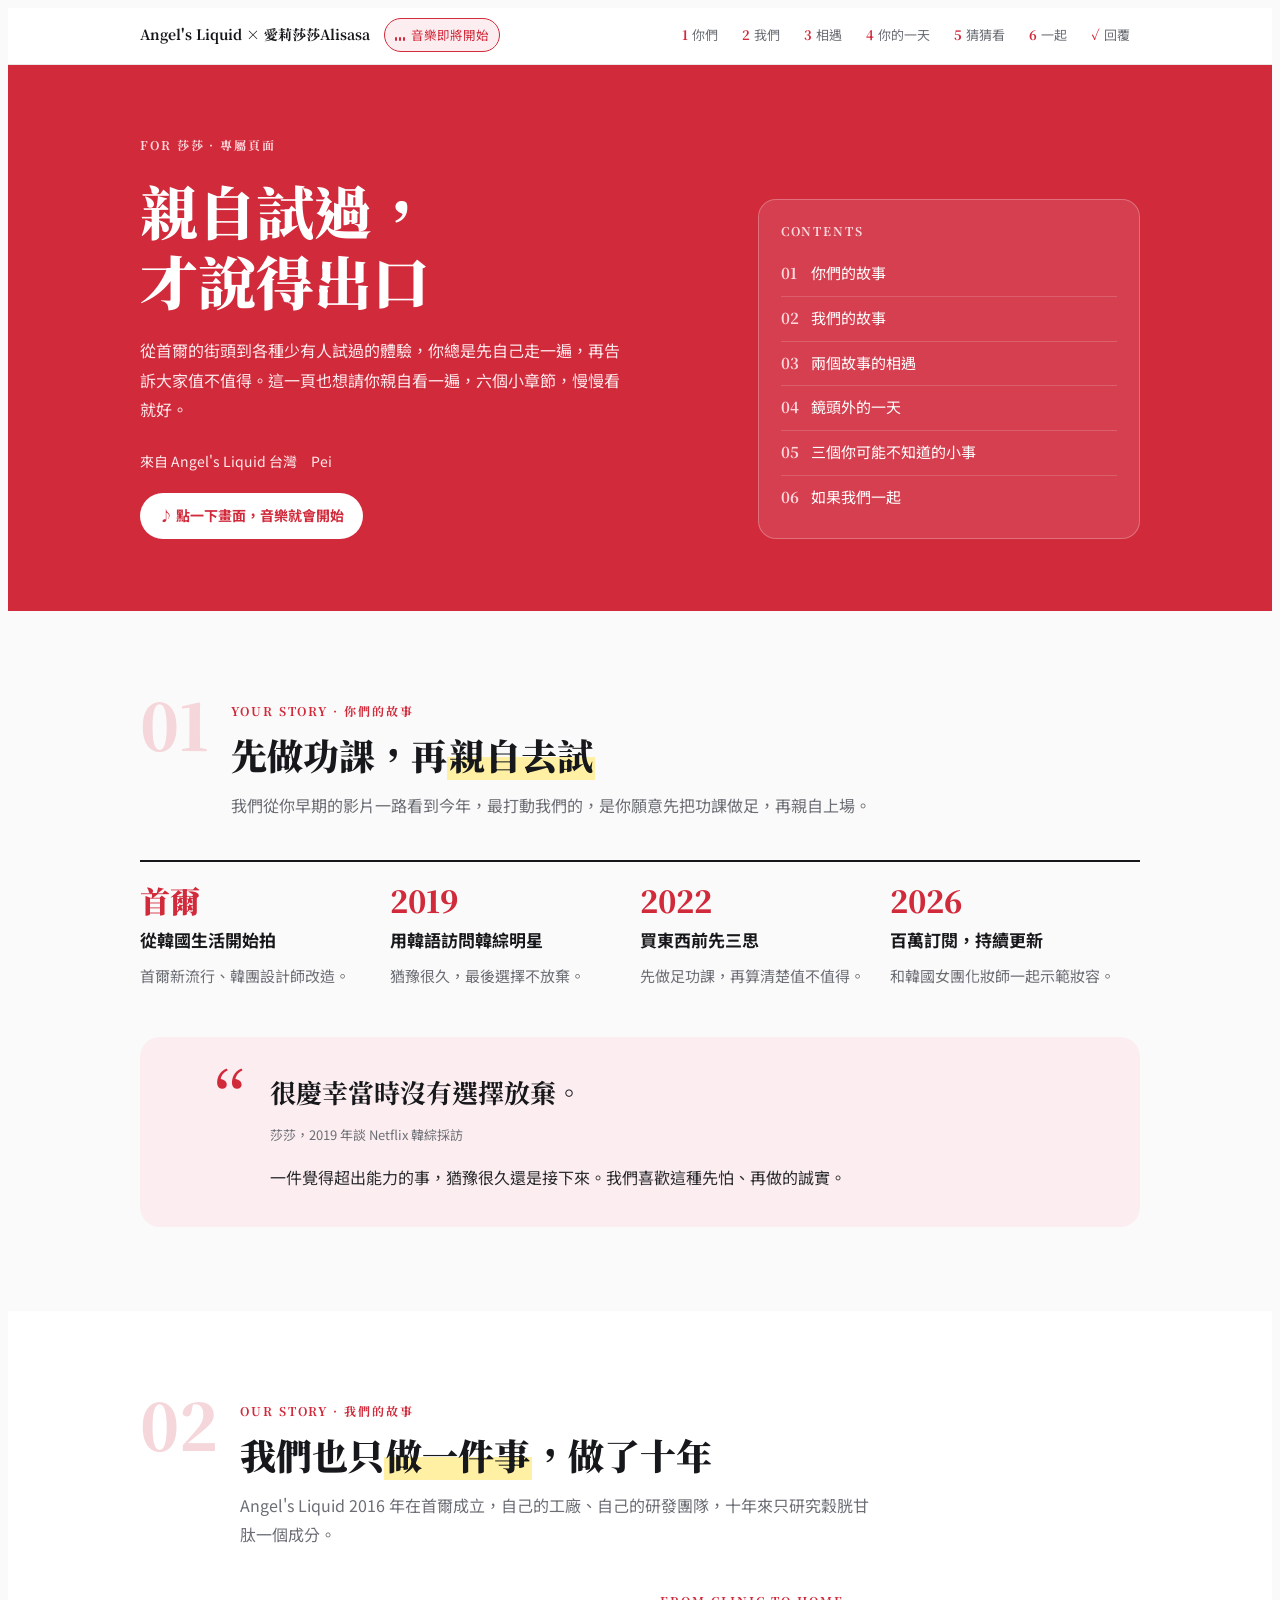
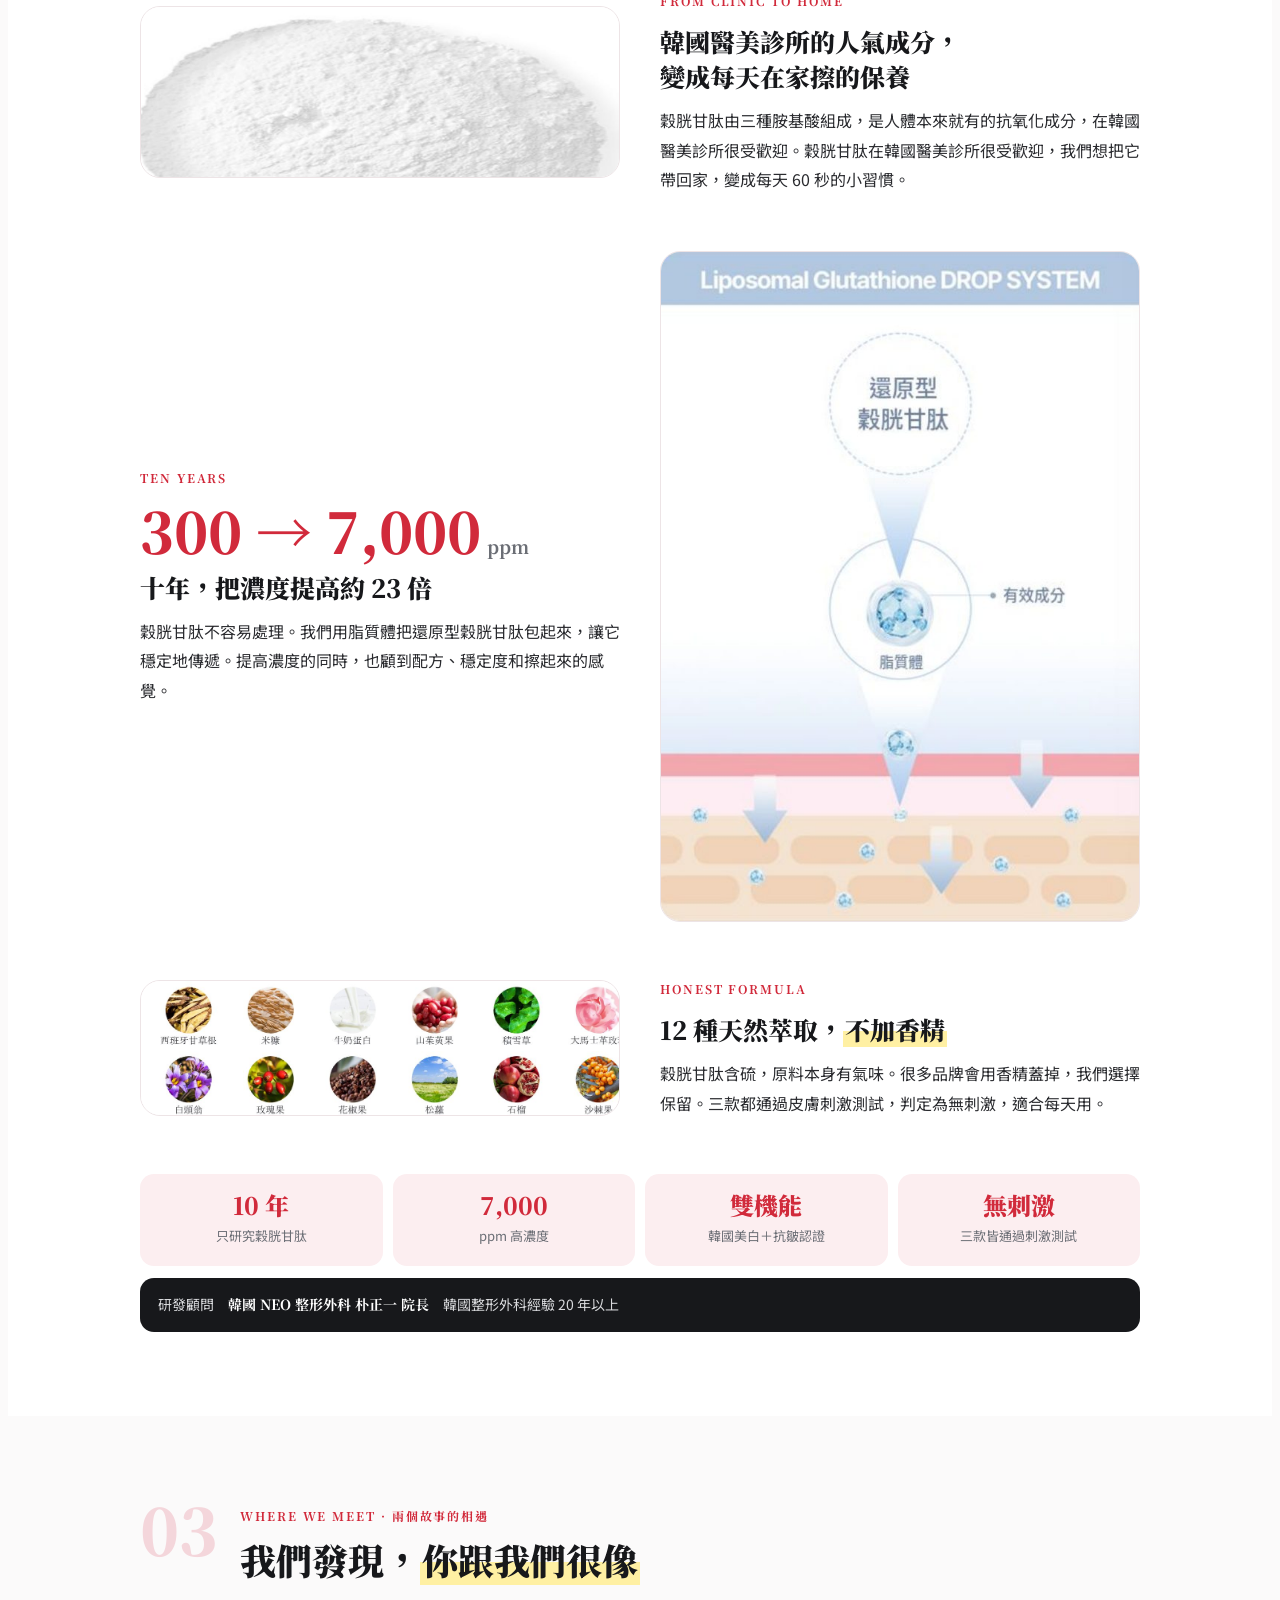
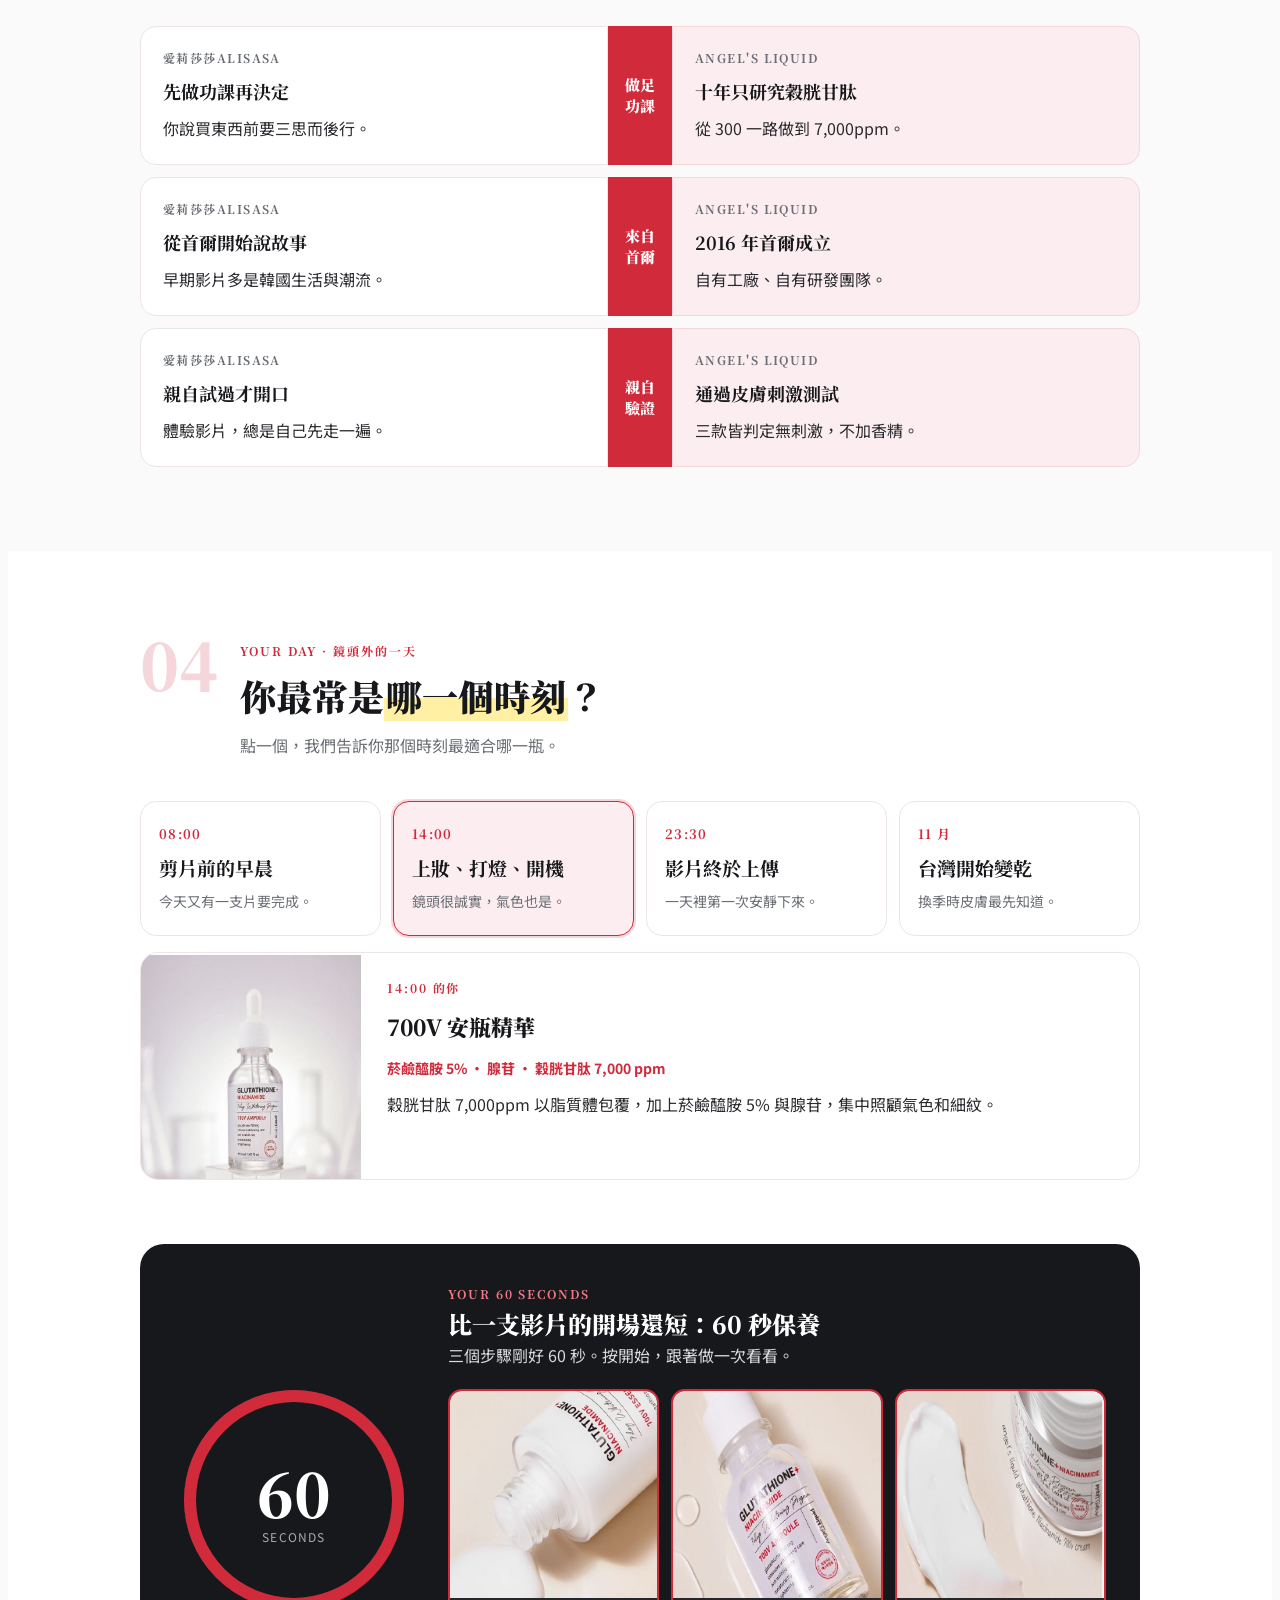
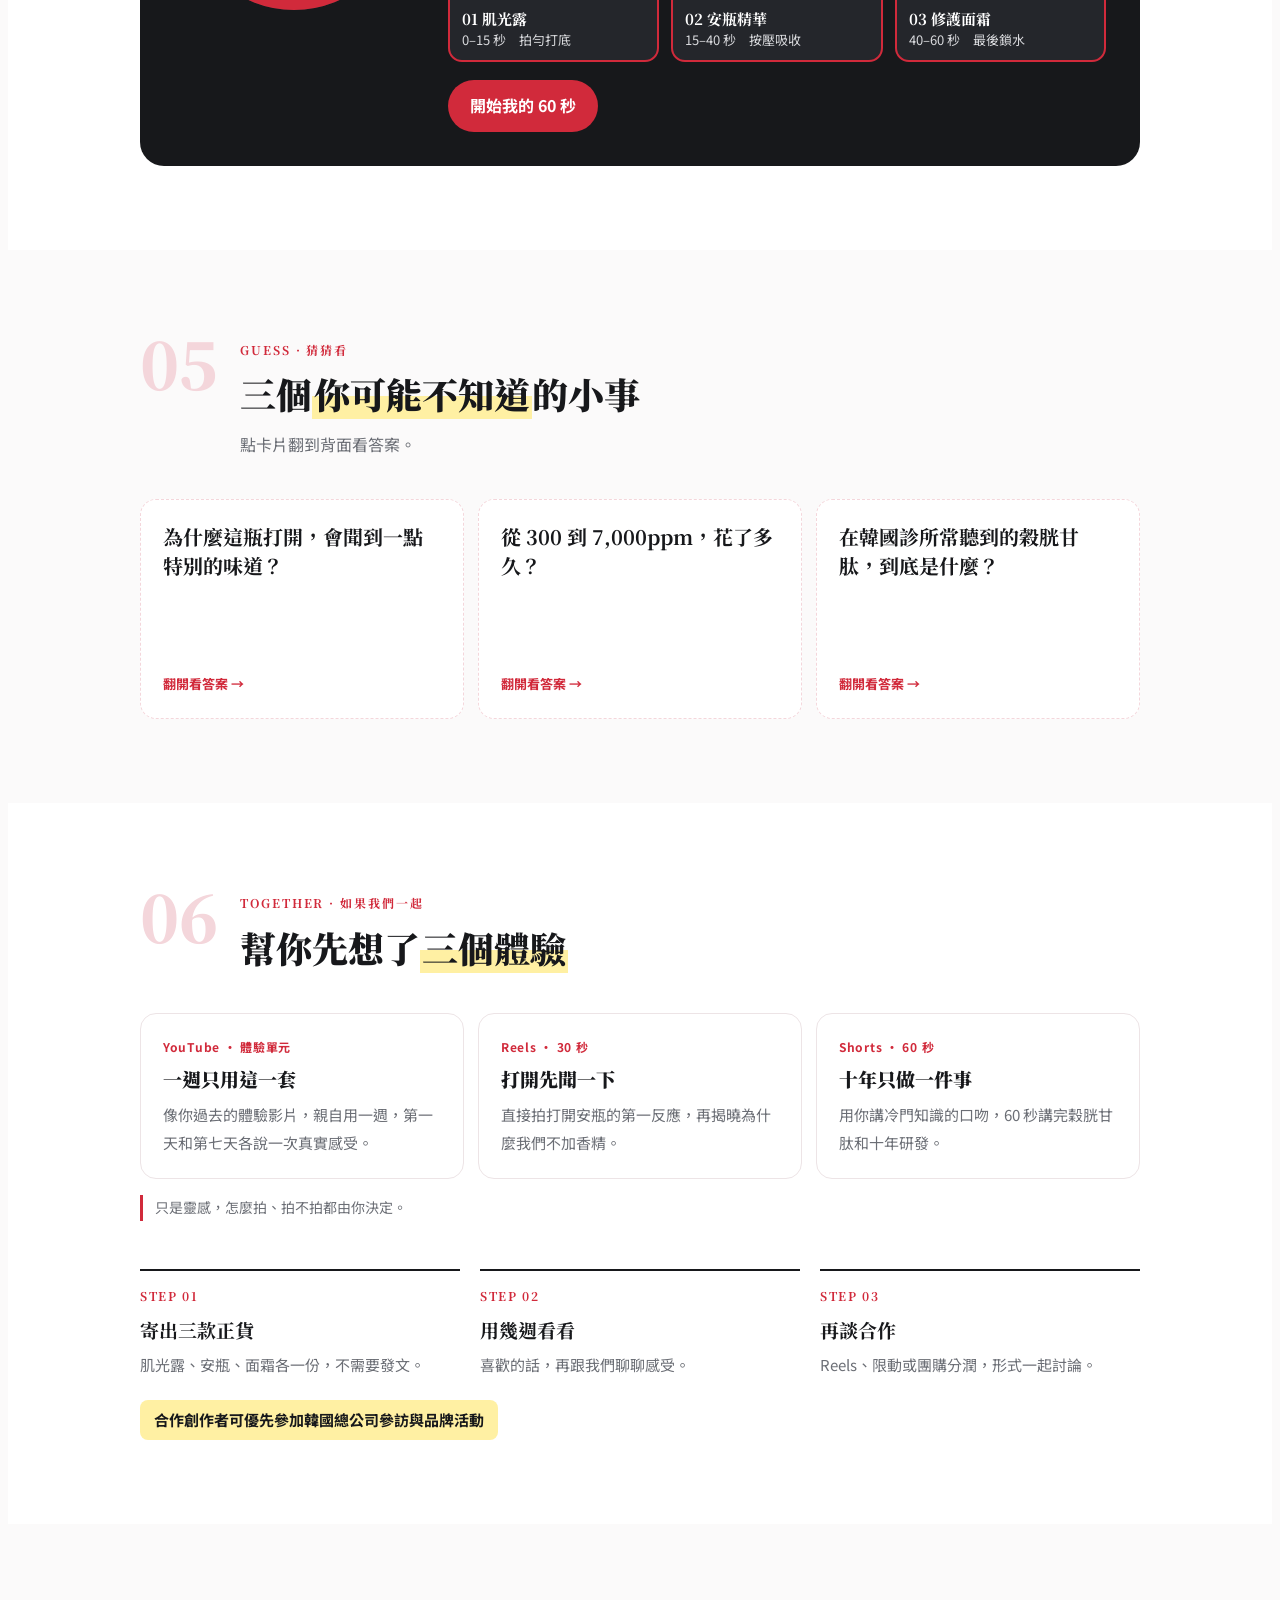
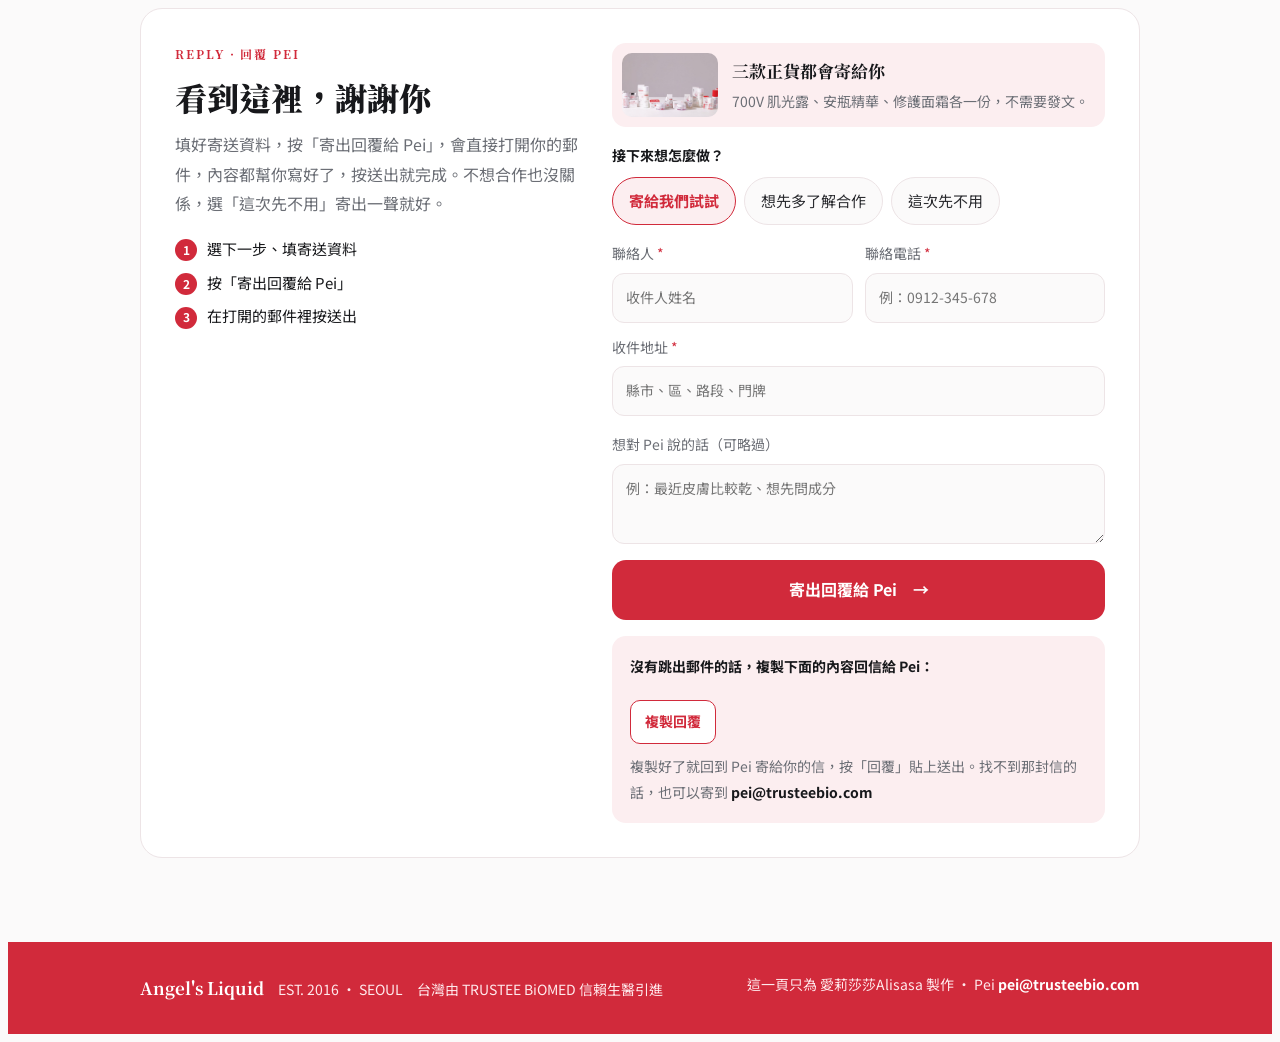
<file: goodalicia/index.html>
<!doctype html><html lang="zh-Hant"><head><meta charset="utf-8"><meta name="viewport" content="width=device-width,initial-scale=1,viewport-fit=cover"><meta name="robots" content="noindex,nofollow">
<title>給 莎莎 的一頁｜Angel&#x27;s Liquid</title><meta name="description" content="從首爾的街頭到各種少有人試過的體驗，你總是先自己走一遍，再告訴大家值不值得。這一頁也想請你親自看一遍，六個小章節，慢慢看就好。">
<meta property="og:title" content="給 莎莎 的一頁｜Angel&#x27;s Liquid"><meta property="og:description" content="從首爾的街頭到各種少有人試過的體驗，你總是先自己走一遍，再告訴大家值不值得。這一頁也想請你親自看一遍，六個小章節，慢慢看就好。"><meta property="og:image" content="https://pei-design.github.io/for/assets/img/group.jpg"><meta property="og:url" content="https://pei-design.github.io/for/goodalicia/"><meta name="theme-color" content="#D12A3B">
<link rel="preconnect" href="https://fonts.googleapis.com"><link rel="stylesheet" href="https://fonts.googleapis.com/css2?family=Noto+Serif+TC:wght@500;700;900&family=Noto+Sans+TC:wght@400;500;700&display=swap">
<style>/* Layout: a six-chapter booklet for one creator — sticky chapter rail, creator story → brand story → where they meet → her day → guess → collaborate; brand crimson, single light look */
:root{
  --crimson:#D12A3B; --crimson-deep:#A81E2D; --ink:#17181B; --text:#2A2B2F; --muted:#6B6E75;
  --white:#FFFFFF; --page:#FBFAFA; --blush:#FCEEF0; --blush-2:#F4D6DB; --line:#EDE4E6; --marker:#FFF0A3;
  --f-serif:"Noto Serif TC","Songti TC",serif;
  --f-sans:"Noto Sans TC","PingFang TC","Microsoft JhengHei",sans-serif;
  color-scheme:light;
}
*{box-sizing:border-box}
html{scroll-behavior:smooth}
@media (prefers-reduced-motion:reduce){html{scroll-behavior:auto}}
body{background:var(--page);color:var(--text);font-family:var(--f-sans);font-size:16px;line-height:1.85}
body::before{content:"";position:fixed;inset:0 0 auto;height:env(safe-area-inset-top,0px);z-index:10;background:var(--white)}
.band{padding-left:max(16px,env(safe-area-inset-left,0px));padding-right:max(16px,env(safe-area-inset-right,0px))}
.inner{max-width:1000px;margin:0 auto}
h1,h2,h3{font-family:var(--f-serif);color:var(--ink);margin:0;text-wrap:balance;line-height:1.4}
p{margin:0}
img{display:block;max-width:100%}
.label{font-family:var(--f-serif);font-weight:700;font-size:12px;letter-spacing:.16em;text-transform:uppercase;color:var(--crimson)}
mark{background:linear-gradient(transparent 55%,var(--marker) 55%);color:inherit;padding:0 2px;white-space:nowrap}
button{font:inherit}
button:focus-visible,a:focus-visible{outline:2px solid var(--crimson);outline-offset:3px}

/* chapter rail */
.rail{position:sticky;top:env(safe-area-inset-top,0px);z-index:9;background:rgba(255,255,255,.96);border-bottom:1px solid var(--line);backdrop-filter:blur(6px)}
.rail .inner{display:flex;align-items:center;gap:14px;padding-block:10px;overflow-x:auto;scrollbar-width:none}
.rail .inner::-webkit-scrollbar{display:none}
.rail .brand{font-family:var(--f-serif);font-weight:700;color:var(--ink);white-space:nowrap;font-size:14px}
.rail nav{display:flex;gap:4px;margin-left:auto}
.rail a{white-space:nowrap;text-decoration:none;font-size:13px;color:var(--muted);padding:5px 10px;border-radius:999px}
.rail a b{font-family:var(--f-serif);color:var(--crimson);margin-right:4px}
.rail a.on{background:var(--blush);color:var(--crimson);font-weight:700}
.bar{height:2px;background:var(--crimson);width:0;transition:width .15s linear}

/* chapter frame */
.ch{padding-block:84px}
.ch-head{display:grid;grid-template-columns:auto 1fr;gap:22px;align-items:start;margin-bottom:40px;max-width:46em}
.ch-no{font-family:var(--f-serif);font-weight:900;font-size:64px;line-height:.9;color:var(--blush-2)}
.ch-head h2{font-size:clamp(26px,3.8vw,36px);font-weight:900;margin-top:6px}
.ch-head p{color:var(--muted);margin-top:10px}
.alt{background:var(--white)}

/* cover */
.cover{background:var(--crimson);color:var(--white)}
.cover .inner{padding-block:64px 72px;display:grid;grid-template-columns:1.2fr .8fr;gap:44px;align-items:end}
.cover .label{color:#FFD6DB}
.cover h1{color:var(--white);font-size:clamp(34px,5.8vw,58px);font-weight:900;line-height:1.22;margin:16px 0 20px}
.cover p{color:#FFE9EC;max-width:30em}
.toc{background:rgba(255,255,255,.1);border:1px solid rgba(255,255,255,.25);border-radius:18px;padding:20px 22px;display:flex;flex-direction:column;gap:2px}
.toc .label{margin-bottom:8px}
.toc a{display:grid;grid-template-columns:30px 1fr;color:var(--white);text-decoration:none;padding:7px 0;border-top:1px solid rgba(255,255,255,.16);font-size:15px}
.toc a:first-of-type{border-top:0}
.toc a b{font-family:var(--f-serif);color:#FFD6DB}
.toc a:hover span{text-decoration:underline}
.from{margin-top:24px;font-size:14px;color:#FFD6DB}
@media (max-width:800px){.cover .inner{grid-template-columns:1fr}}

/* ch1 timeline */
.tl{list-style:none;margin:0;padding:0;display:grid;grid-template-columns:repeat(4,1fr);border-top:2px solid var(--ink)}
.tl li{padding:20px 18px 0 0;display:flex;flex-direction:column;gap:6px;min-width:0}
.tl .yr{font-family:var(--f-serif);font-weight:900;font-size:30px;color:var(--crimson);font-variant-numeric:tabular-nums;line-height:1.2}
.tl b{color:var(--ink);font-size:17px}
.tl span{font-size:15px;color:var(--muted)}
@media (max-width:800px){.tl{grid-template-columns:1fr 1fr;row-gap:26px}}
@media (max-width:440px){.tl{grid-template-columns:1fr}}
.quote{margin-top:48px;background:var(--blush);border-radius:20px;padding:34px 36px;display:grid;grid-template-columns:auto 1fr;gap:22px}
.quote .q{font-family:var(--f-serif);font-size:72px;line-height:.8;color:var(--crimson)}
.quote blockquote{margin:0;font-family:var(--f-serif);font-weight:700;font-size:clamp(20px,2.8vw,26px);color:var(--ink);line-height:1.6}
.quote cite{display:block;margin-top:10px;font-style:normal;font-size:13px;color:var(--muted)}
.quote p{margin-top:16px}
@media (max-width:560px){.quote{grid-template-columns:1fr;padding:26px}}

/* ch2 brand story: alternating image/text rows */
.rows{display:flex;flex-direction:column;gap:56px}
.row{display:grid;grid-template-columns:1fr 1fr;gap:40px;align-items:center}
.row.flip-r .media{order:2}
.row .media{background:var(--white);border:1px solid var(--line);border-radius:20px;overflow:hidden}
.row .media img{width:100%;height:auto}
.row .txt{display:flex;flex-direction:column;gap:12px}
.row .txt h3{font-size:clamp(21px,2.6vw,25px);font-weight:900}
.row .big{font-family:var(--f-serif);font-weight:900;font-size:clamp(40px,6vw,56px);color:var(--crimson);line-height:1}
.row .big small{font-size:18px;color:var(--muted);font-weight:700;margin-left:6px}
@media (max-width:800px){.row{grid-template-columns:1fr;gap:20px}.row.flip-r .media{order:0}}
.proofs{display:grid;grid-template-columns:repeat(4,1fr);gap:10px;margin-top:56px}
.proof{background:var(--blush);border-radius:14px;padding:16px 12px;text-align:center}
.proof b{display:block;font-family:var(--f-serif);font-weight:900;font-size:24px;color:var(--crimson);line-height:1.25}
.proof span{font-size:13px;color:var(--muted)}
@media (max-width:700px){.proofs{grid-template-columns:1fr 1fr}}
.doc{margin-top:12px;background:var(--ink);color:#D9DADD;border-radius:14px;padding:14px 18px;font-size:14px}
.doc b{color:var(--white);font-family:var(--f-serif)}

/* ch3 meet */
.meet{display:flex;flex-direction:column;gap:12px}
.pair{display:grid;grid-template-columns:1fr 64px 1fr;align-items:stretch;gap:0}
.pair > div{background:var(--white);border:1px solid var(--line);padding:20px 22px;display:flex;flex-direction:column;gap:6px;min-width:0}
.pair .you{border-radius:16px 0 0 16px}
.pair .us{border-radius:0 16px 16px 0;background:var(--blush);border-color:var(--blush-2)}
.pair .mid{background:var(--crimson);border:0;color:var(--white);align-items:center;justify-content:center;font-family:var(--f-serif);font-weight:900;font-size:15px;padding:8px;text-align:center;line-height:1.4}
.pair .who{font-size:12px;letter-spacing:.12em;font-weight:700;color:var(--muted);font-family:var(--f-serif)}
.pair b{font-family:var(--f-serif);font-size:18px;color:var(--ink)}
@media (max-width:640px){.pair{grid-template-columns:1fr}.pair .you{border-radius:16px 16px 0 0}.pair .us{border-radius:0 0 16px 16px}.pair .mid{padding:6px}}

/* ch4 day */
.scenes{display:grid;grid-template-columns:repeat(4,1fr);gap:12px}
.scene{background:var(--white);border:1px solid var(--line);border-radius:16px;padding:20px 18px;text-align:left;cursor:pointer;display:flex;flex-direction:column;gap:8px;color:inherit;min-width:0}
.scene .t{font-family:var(--f-serif);font-size:13px;letter-spacing:.1em;color:var(--crimson);font-weight:700}
.scene b{font-family:var(--f-serif);font-size:19px;color:var(--ink);line-height:1.45}
.scene span{font-size:14px;color:var(--muted)}
.scene[aria-pressed="true"]{border-color:var(--crimson);background:var(--blush);box-shadow:0 0 0 2px var(--blush-2)}
@media (max-width:860px){.scenes{grid-template-columns:1fr 1fr}}

.answer{margin-top:16px;background:var(--white);border:1px solid var(--line);border-radius:18px;overflow:hidden;display:grid;grid-template-columns:220px 1fr}
.answer img{width:100%;height:100%;object-fit:cover;background:#F2F1F3}
.answer .body{padding:24px 26px;display:flex;flex-direction:column;gap:8px;min-width:0}
.answer .name{font-family:var(--f-serif);font-weight:900;font-size:22px;color:var(--ink)}
.answer .spec{font-size:14px;color:var(--crimson);font-weight:700}
@media (max-width:600px){.answer{grid-template-columns:1fr}.answer img{height:220px}}
.routine{margin-top:64px;background:var(--ink);border-radius:24px;padding:34px;display:grid;grid-template-columns:240px 1fr;gap:34px;align-items:center;color:#D9DADD}
.routine h3{color:var(--white);font-size:24px;font-weight:900}
.ring{position:relative;width:100%;max-width:240px;aspect-ratio:1}
.ring svg{width:100%;height:100%;transform:rotate(-90deg)}
.ring .face{position:absolute;inset:0;display:flex;flex-direction:column;align-items:center;justify-content:center;gap:4px}
.ring .sec{font-family:var(--f-serif);font-weight:900;font-size:60px;line-height:1;color:var(--white);font-variant-numeric:tabular-nums}
.ring .face small{font-size:12px;color:#A9ABB1;letter-spacing:.1em}
.rsteps{display:grid;grid-template-columns:repeat(3,1fr);gap:12px;margin-top:18px}
.rstep{border-radius:14px;overflow:hidden;background:#24262B;border:2px solid transparent;transition:border-color .3s,opacity .3s;opacity:.55}
.rstep.on{border-color:var(--crimson);opacity:1}
.rstep img{width:100%;aspect-ratio:1;object-fit:cover}
.rstep div{padding:10px 12px;font-size:13px;line-height:1.5}
.rstep b{display:block;color:var(--white);font-family:var(--f-serif);font-size:15px}
.go{margin-top:18px;background:var(--crimson);color:var(--white);border:0;border-radius:999px;padding:11px 22px;font-weight:700;cursor:pointer}
.go:hover{background:var(--crimson-deep)}
@media (max-width:760px){.routine{grid-template-columns:1fr;padding:24px}.ring{margin:0 auto;max-width:200px}}


/* ch5 flips */
.flips{display:grid;grid-template-columns:repeat(3,1fr);gap:14px}
.flip{perspective:900px;border:0;background:none;padding:0;cursor:pointer;min-height:220px;text-align:left}
.flip .card{position:relative;width:100%;height:100%;min-height:220px;transition:transform .6s;transform-style:preserve-3d}
.flip[aria-pressed="true"] .card{transform:rotateY(180deg)}
.flip .side{position:absolute;inset:0;border-radius:16px;padding:22px;display:flex;flex-direction:column;gap:10px;backface-visibility:hidden;-webkit-backface-visibility:hidden}
.flip .front{background:var(--white);border:1.5px dashed var(--blush-2)}
.flip .front b{font-family:var(--f-serif);font-size:20px;color:var(--ink);line-height:1.45}
.flip .front span{margin-top:auto;font-size:13px;color:var(--crimson);font-weight:700}
.flip .back{background:var(--crimson);color:var(--white);transform:rotateY(180deg)}
.flip .back .t{font-size:12px;letter-spacing:.14em;color:#FFD6DB;font-family:var(--f-serif);font-weight:700}
@media (prefers-reduced-motion:reduce){.flip .card{transition:none}}
@media (max-width:780px){.flips{grid-template-columns:1fr}}

/* ch6 */
.ideas{display:grid;grid-template-columns:repeat(3,1fr);gap:14px}
.idea{background:var(--white);border:1px solid var(--line);border-radius:16px;padding:22px;display:flex;flex-direction:column;gap:8px}
.idea .fmt{font-size:12px;font-weight:700;color:var(--crimson);letter-spacing:.06em}
.idea h3{font-size:19px;font-weight:900}
.idea p{font-size:15px;color:var(--muted)}
.aside{margin-top:16px;font-size:14px;color:var(--muted);border-left:3px solid var(--crimson);padding-left:12px}
@media (max-width:780px){.ideas{grid-template-columns:1fr}}
.steps{list-style:none;margin:48px 0 0;padding:0;display:grid;grid-template-columns:repeat(3,1fr);gap:20px;counter-reset:s}
.steps li{border-top:2px solid var(--ink);padding-top:14px;display:flex;flex-direction:column;gap:4px}
.steps li::before{counter-increment:s;content:"STEP 0" counter(s);font-family:var(--f-serif);font-size:12px;letter-spacing:.14em;color:var(--crimson);font-weight:700}
.steps b{font-family:var(--f-serif);font-size:19px;color:var(--ink)}
.steps span{color:var(--muted);font-size:15px}
.perk{margin-top:22px;display:inline-block;background:var(--marker);color:var(--ink);font-weight:700;padding:6px 14px;border-radius:8px;font-size:15px}
@media (max-width:640px){.steps{grid-template-columns:1fr}}

/* reply */
.reply{background:var(--white);border:1px solid var(--line);border-radius:22px;padding:34px;display:grid;grid-template-columns:.9fr 1.1fr;gap:34px}
@media (max-width:780px){.reply{grid-template-columns:1fr;padding:24px}}
.reply .head{display:flex;flex-direction:column;gap:10px}
.reply .head h2{font-size:clamp(26px,3.6vw,32px);font-weight:900}
.reply .head p{color:var(--muted)}
.reply .form{display:flex;flex-direction:column;gap:16px;min-width:0}
.grp{display:flex;flex-direction:column;gap:8px}
.grp>span{font-size:14px;font-weight:700;color:var(--ink)}
.chips{display:flex;flex-wrap:wrap;gap:8px}
.chip{padding:9px 16px;border-radius:999px;border:1px solid var(--line);background:var(--page);color:var(--text);cursor:pointer;font-size:15px}
.chip[aria-pressed="true"]{border-color:var(--crimson);background:var(--blush);color:var(--crimson);font-weight:700}
label{font-size:14px;color:var(--muted);display:flex;flex-direction:column;gap:6px}
input,textarea{font:inherit;color:var(--text);background:var(--page);border:1px solid var(--line);border-radius:12px;padding:11px 13px;width:100%}
textarea{min-height:80px;resize:vertical}
.send{background:var(--crimson);color:var(--white);border:0;border-radius:14px;padding:15px;font-weight:700;font-size:16px;cursor:pointer}
.send:hover{background:var(--crimson-deep)}
.out{background:var(--blush);border-radius:14px;padding:18px;display:flex;flex-direction:column;gap:10px}
.out pre{margin:0;white-space:pre-wrap;font-family:var(--f-sans);font-size:15px}
.ghost{align-self:flex-start;background:var(--white);border:1px solid var(--crimson);color:var(--crimson);border-radius:10px;padding:8px 14px;cursor:pointer;font-weight:700;font-size:14px}
.addr{font-weight:700;color:var(--ink);user-select:all}
.gift{display:grid;grid-template-columns:96px 1fr;gap:14px;align-items:center;background:var(--blush);border-radius:14px;padding:10px;}
.gift img{width:96px;height:64px;object-fit:cover;border-radius:10px}
.gift b{display:block;font-family:var(--f-serif);color:var(--ink);font-size:17px}
.gift span{font-size:14px;color:var(--muted)}
.ship{display:grid;grid-template-columns:1fr 1fr;gap:12px}
.ship .wide{grid-column:1/-1}
@media (max-width:440px){.ship{grid-template-columns:1fr}}
label em{color:var(--crimson);font-style:normal}
.err{color:var(--crimson);font-size:14px;font-weight:700}
.how{margin:6px 0 0;padding:0;list-style:none;counter-reset:h;display:flex;flex-direction:column;gap:6px}
.how li{counter-increment:h;display:flex;gap:10px;align-items:baseline;font-size:15px;color:var(--ink)}
.how li::before{content:counter(h);flex:none;width:22px;height:22px;border-radius:50%;background:var(--crimson);color:#fff;font-size:12px;font-weight:700;display:inline-flex;align-items:center;justify-content:center}
.ship[hidden]{display:none!important}

footer{background:var(--crimson);color:#FFE9EC}
footer .inner{padding-block:30px;display:flex;justify-content:space-between;flex-wrap:wrap;gap:12px;font-size:14px}
footer b{font-family:var(--f-serif);color:var(--white);font-size:17px}

/* ---------- phone ---------- */
@media (max-width:600px){
  body{font-size:15.5px;line-height:1.8}
  .rail .brand{display:none}
  .rail nav{margin-left:0}
  .rail a{padding:5px 8px}
  .ch{padding-block:52px}
  .ch-head{grid-template-columns:1fr;gap:4px;margin-bottom:26px}
  .ch-no{font-size:40px}
  .ch-head h2{font-size:25px;margin-top:2px}
  .cover .inner{padding-block:40px 44px;gap:28px}
  .cover h1{font-size:30px;line-height:1.3;margin:12px 0 14px}
  .cover h1 span{display:block}
  .toc{padding:14px 16px}
  .toc a{padding:6px 0;font-size:14px}
  .tl{grid-template-columns:1fr 1fr;column-gap:14px;row-gap:18px}
  .tl li{padding:14px 0 0}
  .tl .yr{font-size:24px}
  .tl b{font-size:15px}
  .tl span{font-size:14.5px;line-height:1.65}
  .quote{margin-top:32px;padding:22px 20px;gap:6px}
  .quote .q{font-size:48px}
  .quote blockquote{font-size:19px}
  .rows{gap:36px}
  .row .txt h3{font-size:20px}
  .proofs{margin-top:36px}
  .proof{padding:14px 10px}
  .proof span,.proof small{font-size:13px}
  .proof b{font-size:20px}
  .pair > div{padding:14px 16px}
  .pair b{font-size:16px}
  .scenes{grid-template-columns:1fr 1fr;gap:8px}
  .scene{padding:14px 12px;gap:4px}
  .scene b{font-size:15.5px}
  .scene span{font-size:14px;line-height:1.6}
  .scene .t{font-size:13px}
  .answer img{height:180px}
  .answer .body{padding:18px}
  .routine{margin-top:40px;padding:22px 18px;gap:18px}
  .ring{max-width:160px}
  .ring .sec{font-size:44px}
  .routine h3{font-size:20px}
  .rsteps{grid-template-columns:1fr;gap:8px}
  .rstep{display:grid;grid-template-columns:76px 1fr;align-items:center}
  .rstep img{aspect-ratio:1;height:76px}
  .rstep div{padding:10px 14px;font-size:14px;line-height:1.55}
  .rstep b{font-size:15px}
  .go{width:100%}
  .flip,.flip .card{min-height:150px}
  .flip .side{padding:18px}
  .flip .front b{font-size:18px}
  .idea{padding:18px}
  .steps{margin-top:36px;gap:14px}
  .reply{padding:20px 16px;gap:22px;border-radius:18px}
  .chip{padding:8px 13px;font-size:14px}
  footer .inner{flex-direction:column;gap:6px}
}
@media (max-width:360px){.scenes{grid-template-columns:1fr}}
/* music */
.music{flex:none;display:inline-flex;align-items:center;gap:6px;border:1px solid var(--line);background:var(--white);color:var(--muted);border-radius:999px;padding:4px 10px;font-size:12.5px;cursor:pointer;white-space:nowrap}
.music[aria-pressed="true"]{border-color:var(--crimson);color:var(--crimson);background:var(--blush)}
.eq{display:inline-flex;align-items:flex-end;gap:2px;height:11px}
.eq i{width:2px;height:4px;background:currentColor;border-radius:1px}
.music[aria-pressed="true"] .eq i{animation:eq 1s infinite ease-in-out}
.music[aria-pressed="true"] .eq i:nth-child(2){animation-delay:.2s}.music[aria-pressed="true"] .eq i:nth-child(3){animation-delay:.4s}
@keyframes eq{0%,100%{height:3px}50%{height:11px}}
@media (prefers-reduced-motion:reduce){.music[aria-pressed="true"] .eq i{animation:none;height:8px}}
.music-cta{margin-top:18px;background:rgba(255,255,255,.14);color:#fff;border:1px solid rgba(255,255,255,.4);border-radius:999px;padding:9px 18px;font-size:14px;font-weight:700;cursor:pointer}
.music-cta[aria-pressed="true"]{background:#fff;color:var(--crimson)}
.music-cta:hover{background:rgba(255,255,255,.24)}
@media (max-width:600px){.rail .music{order:-1}}

a.send{display:block;text-align:center;text-decoration:none}
</style></head><body><div id="app"></div>
<script>/* Shared renderer for the creator booklet site. renderSite(d) -> HTML string; bindSite(root,d) wires interactions. */
var SITE_EMAIL='pei@trusteebio.com';
function _e(s){return String(s==null?'':s).replace(/[&<>"]/g,function(c){return {'&':'&amp;','<':'&lt;','>':'&gt;','"':'&quot;'}[c];});}
function _mark(t,m){t=_e(t);if(m){var em=_e(m);var i=t.indexOf(em);if(i>=0)return t.slice(0,i)+'<mark>'+em+'</mark>'+t.slice(i+em.length);}return t;}
function _br(t){return _e(t).replace(/\n/g,'<br>');}
var SITE_PRODUCTS={
  toner:{img:'../assets/img/toner.jpg',name:'700V 肌光露',spec:'150 mL · 化妝水質地 · 菸鹼醯胺'},
  ampoule:{img:'../assets/img/ampoule.jpg',name:'700V 安瓶精華',spec:'菸鹼醯胺 5% · 腺苷 · 穀胱甘肽 7,000 ppm'},
  cream:{img:'../assets/img/cream.jpg',name:'700V 修護面霜',spec:'角鯊烷 · 腺苷 · 柔滑不黏'}
};
function renderSite(d){
  d=d||{};var h=d.hero||{},c1=d.c1||{},c2=d.c2||{},c3=d.c3||{},c4=d.c4||{},c5=d.c5||{},c6=d.c6||{},rp=d.reply||{};
  var name=d.creator_name||'',ch=d.channel||'';
  var scenes=(c4.scenes||[]).slice(0,4),def=Math.min(Math.max(c4.default||0,0),Math.max(scenes.length-1,0));
  var s0=scenes[def]||{},p0=SITE_PRODUCTS[s0.p]||SITE_PRODUCTS.ampoule;
  var head=function(no,en,title,mark,intro){return '<div class="ch-head"><span class="ch-no">'+no+'</span><div><span class="label">'+en+'</span><h2>'+_mark(title,mark)+'</h2>'+(intro?'<p>'+_e(intro)+'</p>':'')+'</div></div>';};
  var o='';
  o+='<div class="rail band"><div class="inner"><span class="brand">Angel\'s Liquid × '+_e(ch||name)+'</span><button class="music" type="button" data-music aria-pressed="false"><span class="eq" aria-hidden="true"><i></i><i></i><i></i></span><span data-music-label>音樂</span></button><nav aria-label="章節">'
   +'<a href="#c1"><b>1</b>你們</a><a href="#c2"><b>2</b>我們</a><a href="#c3"><b>3</b>相遇</a><a href="#c4"><b>4</b>你的一天</a><a href="#c5"><b>5</b>猜猜看</a><a href="#c6"><b>6</b>一起</a><a href="#reply"><b>✓</b>回覆</a></nav></div><div class="bar" data-bar></div></div>';
  o+='<header class="cover band"><div class="inner"><div><span class="label">'+_e(h.eyebrow||('For '+name+' · 專屬頁面'))+'</span><h1>'+_e(h.title_l1||'')+'<br>'+_e(h.title_l2||'')+'</h1><p>'+_e(h.sub||'')+'</p><p class="from">來自 Angel\'s Liquid 台灣　Pei</p><button class="music-cta" type="button" data-music aria-pressed="false">♪ 開啟音樂，慢慢看</button></div>'
   +'<nav class="toc" aria-label="目錄"><span class="label">Contents</span><a href="#c1"><b>01</b><span>你們的故事</span></a><a href="#c2"><b>02</b><span>我們的故事</span></a><a href="#c3"><b>03</b><span>兩個故事的相遇</span></a><a href="#c4"><b>04</b><span>鏡頭外的一天</span></a><a href="#c5"><b>05</b><span>三個你可能不知道的小事</span></a><a href="#c6"><b>06</b><span>如果我們一起</span></a></nav></div></header><main>';
  // 1
  o+='<section class="ch band" id="c1"><div class="inner">'+head('01','Your story · 你們的故事',c1.title,c1.mark,c1.intro)+'<ol class="tl">';
  (c1.timeline||[]).slice(0,4).forEach(function(t){o+='<li><span class="yr">'+_e(t.k)+'</span><b>'+_e(t.b)+'</b><span>'+_e(t.s)+'</span></li>';});
  o+='</ol>';
  if(c1.quote&&c1.quote.text){o+='<div class="quote"><span class="q" aria-hidden="true">“</span><div><blockquote>'+_e(c1.quote.text)+'</blockquote>'+(c1.quote.cite?'<cite>'+_e(c1.quote.cite)+'</cite>':'')+(c1.quote.reflection?'<p>'+_e(c1.quote.reflection)+'</p>':'')+'</div></div>';}
  else if(c1.reflection){o+='<div class="quote"><span class="q" aria-hidden="true">“</span><div><p style="margin:0">'+_e(c1.reflection)+'</p></div></div>';}
  o+='</div></section>';
  // 2
  o+='<section class="ch band alt" id="c2"><div class="inner">'+head('02','Our story · 我們的故事',c2.title||'我們也只做一件事，做了十年',c2.mark||'做一件事',c2.intro||'Angel\'s Liquid 2016 年在首爾成立，自己的工廠、自己的研發團隊，從頭到尾只研究一個成分。')+'<div class="rows">'
   +'<div class="row"><div class="media"><img src="../assets/img/powder.jpg" alt="穀胱甘肽原料粉末"></div><div class="txt"><span class="label">From clinic to home</span><h3>韓國醫美診所的人氣成分，變成每天在家擦的保養</h3><p>穀胱甘肽由三種胺基酸組成，是人體本來就有的抗氧化成分，在韓國醫美診所很受歡迎。'+_e(c2.bridge||'但不是每個人都有時間跑診所。我們想把它帶回家。')+'</p></div></div>'
   +'<div class="row flip-r"><div class="media"><img src="../assets/img/liposome.jpg" alt="脂質體包覆穀胱甘肽示意圖"></div><div class="txt"><span class="label">Ten years</span><span class="big">300 → 7,000<small>ppm</small></span><h3>十年，把濃度提高約 23 倍</h3><p>穀胱甘肽不容易處理。我們用脂質體把還原型穀胱甘肽包起來，讓它穩定地傳遞。提高濃度的同時，也顧到配方、穩定度和擦起來的感覺。</p></div></div>'
   +'<div class="row"><div class="media"><img src="../assets/img/extracts.jpg" alt="12 種天然萃取"></div><div class="txt"><span class="label">Honest formula</span><h3>12 種天然萃取，<mark>不加香精</mark></h3><p>穀胱甘肽含硫，原料本身有氣味。很多品牌會用香精蓋掉，我們選擇保留。三款都通過皮膚刺激測試，判定為無刺激，適合每天用。</p></div></div></div>'
   +'<div class="proofs"><div class="proof"><b>10 年</b><span>只研究穀胱甘肽</span></div><div class="proof"><b>7,000</b><span>ppm 高濃度</span></div><div class="proof"><b>雙機能</b><span>韓國美白＋抗皺認證</span></div><div class="proof"><b>無刺激</b><span>三款皆通過刺激測試</span></div></div>'
   +'<div class="doc">研發顧問　<b>韓國 NEO 整形外科 朴正一 院長</b>　韓國整形外科經驗 20 年以上</div></div></section>';
  // 3
  o+='<section class="ch band" id="c3"><div class="inner">'+head('03','Where we meet · 兩個故事的相遇',c3.title||'我們發現，你們跟我們很像',c3.mark||'你們跟我們很像','')+'<div class="meet">';
  (c3.pairs||[]).slice(0,3).forEach(function(p){o+='<div class="pair"><div class="you"><span class="who">'+_e((ch||name).toUpperCase())+'</span><b>'+_e(p.you_b)+'</b><span>'+_e(p.you_s)+'</span></div><div class="mid">'+_br(p.mid)+'</div><div class="us"><span class="who">ANGEL\'S LIQUID</span><b>'+_e(p.us_b)+'</b><span>'+_e(p.us_s)+'</span></div></div>';});
  o+='</div></div></section>';
  // 4
  o+='<section class="ch band alt" id="c4"><div class="inner">'+head('04','Your day · 鏡頭外的一天',c4.title||'你最常是哪一個時刻？',c4.mark||'哪一個時刻',c4.intro||'點一個，我們告訴你那個時刻最適合哪一瓶。')+'<div class="scenes" role="group" aria-label="選擇一個時刻">';
  scenes.forEach(function(s,i){o+='<button class="scene" type="button" aria-pressed="'+(i===def)+'" data-i="'+i+'"><span class="t">'+_e(s.t)+'</span><b>'+_e(s.b)+'</b><span>'+_e(s.s)+'</span></button>';});
  o+='</div><div class="answer" aria-live="polite"><img data-ans-img src="'+p0.img+'" alt="'+_e(p0.name)+'"><div class="body"><span class="label" data-ans-tag>'+_e(s0.t||'')+' 的你</span><span class="name" data-ans-name>'+_e(p0.name)+'</span><span class="spec" data-ans-spec>'+_e(p0.spec)+'</span><p data-ans-why>'+_e(s0.why||'')+'</p></div></div>';
  o+='<div class="routine"><div class="ring"><svg viewBox="0 0 120 120" aria-hidden="true"><circle cx="60" cy="60" r="52" fill="none" stroke="#2E3035" stroke-width="6"/><circle data-arc cx="60" cy="60" r="52" fill="none" stroke="#D12A3B" stroke-width="6" stroke-linecap="round" stroke-dasharray="326.73" stroke-dashoffset="0"/></svg><div class="face"><span class="sec" data-sec>60</span><small>SECONDS</small></div></div>'
   +'<div><span class="label" style="color:#F07A86">Your 60 seconds</span><h3>'+_e(c4.routine_title||'三個步驟，60 秒保養')+'</h3><p data-rstat>三個步驟剛好 60 秒。按開始，跟著做一次看看。</p><div class="rsteps">'
   +'<div class="rstep on" data-rs><img src="../assets/img/step1.jpg" alt="肌光露質地"><div><b>01 肌光露</b>0–15 秒　拍勻打底</div></div>'
   +'<div class="rstep on" data-rs><img src="../assets/img/step2.jpg" alt="安瓶精華質地"><div><b>02 安瓶精華</b>15–40 秒　按壓吸收</div></div>'
   +'<div class="rstep on" data-rs><img src="../assets/img/step3.jpg" alt="修護面霜質地"><div><b>03 修護面霜</b>40–60 秒　最後鎖水</div></div></div>'
   +'<button class="go" data-timer type="button">開始我的 60 秒</button></div></div></div></section>';
  // 5
  o+='<section class="ch band" id="c5"><div class="inner">'+head('05','Guess · 猜猜看','三個你可能不知道的小事','你可能不知道','點卡片翻到背面看答案。')+'<div class="flips">';
  (c5.flips||[]).slice(0,3).forEach(function(f){o+='<button class="flip" type="button" aria-pressed="false"><div class="card"><div class="side front"><b>'+_e(f.q)+'</b><span>翻開看答案 →</span></div><div class="side back"><span class="t">ANSWER</span><p>'+_e(f.a)+'</p></div></div></button>';});
  o+='</div></div></section>';
  // 6
  o+='<section class="ch band alt" id="c6"><div class="inner">'+head('06','Together · 如果我們一起',c6.title||'幫你們先想了三個拍攝點子',c6.mark||'三個','')+'<div class="ideas">';
  (c6.ideas||[]).slice(0,3).forEach(function(x){o+='<div class="idea"><span class="fmt">'+_e(x.fmt)+'</span><h3>'+_e(x.title)+'</h3><p>'+_e(x.how)+'</p></div>';});
  o+='</div><p class="aside">'+_e(c6.aside||'只是靈感，怎麼拍、拍不拍都由你們決定。')+'</p>'
   +'<ol class="steps"><li><b>寄出三款正貨</b><span>肌光露、安瓶、面霜各一份，不需要發文。</span></li><li><b>用幾週看看</b><span>喜歡的話，再跟我們聊聊感受。</span></li><li><b>再談合作</b><span>Reels、限動或團購分潤，形式一起討論。</span></li></ol>'
   +'<span class="perk">合作創作者可優先參加韓國總公司參訪與品牌活動</span></div></section>';
  // reply
  o+='<section class="ch band" id="reply"><div class="inner"><div class="reply"><div class="head"><span class="label">Reply · 回覆 Pei</span><h2>'+_e(rp.title||'看到這裡，謝謝你')+'</h2>'
   +'<p>填好寄送資料，按「寄出回覆給 Pei」，會直接打開你的郵件，內容都幫你寫好了，按送出就完成。不想合作也沒關係，選「這次先不用」寄出一聲就好。</p>'
   +'<ol class="how"><li>選下一步、填寄送資料</li><li>按「寄出回覆給 Pei」</li><li>在打開的郵件裡按送出</li></ol></div>'
   +'<div class="form"><div class="gift"><img src="../assets/img/group.jpg" alt=""><div><b>三款正貨都會寄給你</b><span>700V 肌光露、安瓶精華、修護面霜各一份，不需要發文。</span></div></div>'
   +'<div class="grp"><span>接下來想怎麼做？</span><div class="chips" role="group" aria-label="下一步"><button class="chip ac" type="button" aria-pressed="true" data-v="send">寄給我們試試</button><button class="chip ac" type="button" aria-pressed="false" data-v="more">想先多了解合作</button><button class="chip ac" type="button" aria-pressed="false" data-v="no">這次先不用</button></div></div>'
   +'<div class="ship" data-ship><label><span>聯絡人 <em>*</em></span><input data-f="name" type="text" autocomplete="name" placeholder="收件人姓名"></label><label><span>聯絡電話 <em>*</em></span><input data-f="phone" type="tel" autocomplete="tel" placeholder="例：0912-345-678"></label><label class="wide"><span>收件地址 <em>*</em></span><input data-f="addr" type="text" autocomplete="street-address" placeholder="縣市、區、路段、門牌"></label></div>'
   +'<p class="err" data-err role="alert" hidden></p><label>想對 Pei 說的話（可略過）<textarea data-f="note" placeholder="例：最近皮膚比較乾、想先問成分"></textarea></label>'
   +'<a class="send" data-make href="mailto:'+SITE_EMAIL+'" target="_blank" rel="noopener" role="button">寄出回覆給 Pei　→</a><div class="out" data-out hidden><p style="font-size:14px;color:var(--ink);font-weight:700;margin:0">沒有跳出郵件的話，複製下面的內容回信給 Pei：</p><pre data-out-text></pre><button class="ghost" data-copy type="button">複製回覆</button><span data-copied style="font-size:13px;color:var(--crimson)" hidden>已複製</span>'
   +'<p style="font-size:14px;color:var(--muted)">複製好了就回到 Pei 寄給你的信，按「回覆」貼上送出。找不到那封信的話，也可以寄到 <span class="addr">'+SITE_EMAIL+'</span></p></div></div></div></div></section></main>';
  o+='<footer class="band"><div class="inner"><span><b>Angel\'s Liquid</b>　EST. 2016 · SEOUL　台灣由 TRUSTEE BiOMED 信賴生醫引進</span><span>這一頁只為 '+_e(ch||name)+' 製作 · Pei <span class="addr" style="color:#fff">'+SITE_EMAIL+'</span></span></div></footer>';
  return o;
}

/* Original ambient music, synthesized live with Web Audio (no audio file, no licensing). */
function SiteMusic(win){
  /* Plays the licensed track "Cafe Lofi" (Pixabay, zephiramusic) from the page's own files: loop, gentle fade in/out. */
  var A=null,on=false,fade=null,TARGET=0.55,cbs=[];
  function el(){ if(!A){ A=new win.Audio('../assets/audio/cafe-lofi.mp3'); A.loop=true; A.preload='auto'; A.volume=0;
      ['play','playing','pause'].forEach(function(ev){A.addEventListener(ev,function(){cbs.forEach(function(f){try{f();}catch(e){}});});}); } return A; }
  function ramp(to,ms,done){ var a=el(); if(fade) win.clearInterval(fade); var from=a.volume,t0=Date.now();
    fade=win.setInterval(function(){ var k=Math.min(1,(Date.now()-t0)/ms); try{a.volume=Math.max(0,Math.min(1,from+(to-from)*k));}catch(e){} if(k>=1){ win.clearInterval(fade); fade=null; if(done) done(); } },50); }
  function tryPlay(){ var a=el(); var p=a.play(); if(p&&p.then){ p.then(function(){ ramp(TARGET,2200); }).catch(function(){}); } else ramp(TARGET,2200); }
  return {
    start:function(){ on=true; tryPlay(); },
    stop:function(){ on=false; if(A) ramp(0,900,function(){ if(!on) A.pause(); }); },
    unlock:function(){ if(on&&(!A||A.paused)) tryPlay(); },
    playing:function(){ return !!(on&&A&&!A.paused); },
    isOn:function(){ return on; },
    onState:function(fn){ if(cbs.indexOf(fn)<0) cbs.push(fn); },
    toggle:function(){ if(on) this.stop(); else this.start(); return on; },
    supported:typeof win.Audio==='function'
  };
}
function bindSite(root,d,win,opts){
  win=win||window;var doc=root.ownerDocument||document;
  var q=function(s){return root.querySelector(s);},qa=function(s){return Array.prototype.slice.call(root.querySelectorAll(s));};
  var scenes=((d.c4||{}).scenes||[]).slice(0,4),sign=(d.reply||{}).sign||d.creator_name||'';
  // rail
  var links=qa('.rail nav a'),bar=q('[data-bar]');
  function onScroll(){var el=doc.documentElement,max=el.scrollHeight-el.clientHeight;if(bar)bar.style.width=(max>0?Math.min(100,el.scrollTop/max*100):0)+'%';var cur=-1;links.forEach(function(a,i){var s=root.querySelector(a.getAttribute('href'));if(s&&s.getBoundingClientRect().top<win.innerHeight*0.4)cur=i;});links.forEach(function(a,i){a.classList.toggle('on',i===cur);});}
  win.addEventListener('scroll',onScroll,{passive:true});onScroll();
  links.concat(qa('.toc a')).forEach(function(a){a.addEventListener('click',function(e){var t=root.querySelector(a.getAttribute('href'));if(t){e.preventDefault();t.scrollIntoView({behavior:'smooth'});}});});

  // music: on by default; browsers only allow sound after the first tap, so it starts on the first interaction anywhere
  opts=opts||{};
  var music=SiteMusic(win),mbtns=qa('[data-music]'),want=!!opts.autoMusic;
  if(!music.supported){mbtns.forEach(function(b){b.hidden=true;});}
  function ui(){var pl=music.playing(),pend=want&&!pl;mbtns.forEach(function(x){x.setAttribute('aria-pressed',want);});
    var l=q('[data-music-label]');if(l)l.textContent=pl?'音樂播放中':(pend?'音樂即將開始':'音樂');
    var c=q('.music-cta');if(c)c.textContent=pl?'♪ 音樂播放中（點一下關閉）':(pend?'♪ 點一下畫面，音樂就會開始':'♪ 開啟音樂，慢慢看');}
  function unlockAll(){ if(want){ music.unlock(); win.setTimeout(ui,120); } if(music.playing()){ ['pointerdown','keydown','touchend'].forEach(function(ev){doc.removeEventListener(ev,unlockAll,true);}); } }
  if(want&&music.supported){ music.start(); music.onState(ui); ['pointerdown','keydown','touchend'].forEach(function(ev){doc.addEventListener(ev,unlockAll,true);}); }
  mbtns.forEach(function(b){b.addEventListener('click',function(){
    if(want&&!music.playing()){ music.unlock(); }
    else if(want){ music.stop(); want=false; }
    else { want=true; music.start(); music.onState(ui); music.unlock(); }
    win.setTimeout(ui,150); ui(); });});
  ui();
  // scenes
  qa('.scene').forEach(function(b){b.addEventListener('click',function(){qa('.scene').forEach(function(x){x.setAttribute('aria-pressed',x===b);});var s=scenes[+b.dataset.i]||{},p=SITE_PRODUCTS[s.p]||SITE_PRODUCTS.ampoule;
    q('[data-ans-img]').src=p.img;q('[data-ans-img]').alt=p.name;q('[data-ans-name]').textContent=p.name;q('[data-ans-spec]').textContent=p.spec;q('[data-ans-why]').textContent=s.why||'';q('[data-ans-tag]').textContent=(s.t||'')+' 的你';});});
  // timer
  var C=326.73,arc=q('[data-arc]'),sec=q('[data-sec]'),btn=q('[data-timer]'),rs=qa('[data-rs]'),raf=null,t0=0;
  var msg=['01 肌光露：倒在手心，輕拍全臉。','02 安瓶精華：兩三滴，按壓到吸收。','03 修護面霜：薄薄一層，把水分鎖住。'];
  function frame(now){var el=Math.min(60,(now-t0)/1000);sec.textContent=Math.ceil(60-el);arc.setAttribute('stroke-dashoffset',String(C*el/60));var i=el<15?0:el<40?1:2;rs.forEach(function(r,k){r.classList.toggle('on',k===i&&el<60);});q('[data-rstat]').textContent=el<60?msg[i]:'完成。今天也辛苦了。';if(el<60)raf=win.requestAnimationFrame(frame);else{raf=null;btn.textContent='再來一次';rs.forEach(function(r){r.classList.add('on');});}}
  if(btn)btn.addEventListener('click',function(){if(raf)win.cancelAnimationFrame(raf);t0=win.performance.now();btn.textContent='進行中…';raf=win.requestAnimationFrame(frame);});
  // flips
  qa('.flip').forEach(function(f){f.addEventListener('click',function(){f.setAttribute('aria-pressed',f.getAttribute('aria-pressed')!=='true');});});
  // reply
  var acs=qa('.ac'),val=function(k){return (q('[data-f="'+k+'"]').value||'').trim();};
  acs.forEach(function(c){c.addEventListener('click',function(){acs.forEach(function(x){x.setAttribute('aria-pressed',x===c);});q('[data-ship]').hidden=c.dataset.v!=='send';q('[data-err]').hidden=true;q('[data-out]').hidden=true;});});
  var subj='Re: 我們把 '+(d.channel||d.creator_name||'')+' 的故事整理成一頁｜Angel\'s Liquid 品牌合作';
  function build(){var v=acs.filter(function(x){return x.getAttribute('aria-pressed')==='true';})[0].dataset.v;
    var n=val('name'),ph=val('phone'),ad=val('addr'),note=val('note'),miss=[];
    if(v==='send')miss=[!n&&'聯絡人',!ph&&'聯絡電話',!ad&&'收件地址'].filter(Boolean);
    var t='Pei 你好，\n\n';
    if(v==='send')t+='我們想試試看三款產品，寄送資料如下：\n聯絡人：'+n+'\n聯絡電話：'+ph+'\n收件地址：'+ad+'\n';
    else if(v==='more')t+='想先多了解合作方式，方便的話再跟我們說說。\n';else t+='這次先不用，謝謝你做的這一頁。\n';
    if(note)t+='\n'+note+'\n';t+='\n'+sign;return {t:t,miss:miss};}
  function refresh(){var r=build();q('[data-make]').setAttribute('href','mailto:'+SITE_EMAIL+'?subject='+encodeURIComponent(subj)+'&body='+encodeURIComponent(r.t));}
  qa('[data-f]').forEach(function(i){i.addEventListener('input',refresh);});acs.forEach(function(c){c.addEventListener('click',refresh);});refresh();
  q('[data-make]').addEventListener('click',function(e){var r=build(),err=q('[data-err]');err.hidden=true;
    if(r.miss.length){e.preventDefault();err.textContent='請填寫'+r.miss.join('、')+'，我們才能寄出。';err.hidden=false;q('[data-out]').hidden=true;return;}
    refresh();q('[data-out-text]').textContent=r.t;q('[data-copied]').hidden=true;win.setTimeout(function(){q('[data-out]').hidden=false;},600);});
  q('[data-copy]').addEventListener('click',function(){var t=q('[data-out-text]').textContent,ok=function(){q('[data-copied]').hidden=false;};var sel=function(){var r=doc.createRange();r.selectNodeContents(q('[data-out-text]'));var s=win.getSelection();s.removeAllRanges();s.addRange(r);};try{win.navigator.clipboard.writeText(t).then(ok,sel);}catch(e){sel();}});
}

(function(){var d={"c1": {"intro": "我們從你早期的影片一路看到今年，最打動我們的，是你願意先把功課做足，再親自上場。", "mark": "親自去試", "quote": {"cite": "莎莎，2019 年談 Netflix 韓綜採訪", "reflection": "一件覺得超出能力的事，猶豫很久還是接下來。我們喜歡這種先怕、再做的誠實。", "text": "很慶幸當時沒有選擇放棄。"}, "timeline": [{"b": "從韓國生活開始拍", "k": "首爾", "s": "首爾新流行、韓團設計師改造。"}, {"b": "用韓語訪問韓綜明星", "k": "2019", "s": "猶豫很久，最後選擇不放棄。"}, {"b": "買東西前先三思", "k": "2022", "s": "先做足功課，再算清楚值不值得。"}, {"b": "百萬訂閱，持續更新", "k": "2026", "s": "和韓國女團化妝師一起示範妝容。"}], "title": "先做功課，再親自去試"}, "c2": {"bridge": "穀胱甘肽在韓國醫美診所很受歡迎，我們想把它帶回家，變成每天 60 秒的小習慣。", "intro": "Angel's Liquid 2016 年在首爾成立，自己的工廠、自己的研發團隊，十年來只研究穀胱甘肽一個成分。", "mark": "做一件事", "title": "我們也只做一件事，做了十年"}, "c3": {"mark": "你跟我們很像", "pairs": [{"mid": "做足\n功課", "us_b": "十年只研究穀胱甘肽", "us_s": "從 300 一路做到 7,000ppm。", "you_b": "先做功課再決定", "you_s": "你說買東西前要三思而後行。"}, {"mid": "來自\n首爾", "us_b": "2016 年首爾成立", "us_s": "自有工廠、自有研發團隊。", "you_b": "從首爾開始說故事", "you_s": "早期影片多是韓國生活與潮流。"}, {"mid": "親自\n驗證", "us_b": "通過皮膚刺激測試", "us_s": "三款皆判定無刺激，不加香精。", "you_b": "親自試過才開口", "you_s": "體驗影片，總是自己先走一遍。"}], "title": "我們發現，你跟我們很像"}, "c4": {"default": 1, "intro": "點一個，我們告訴你那個時刻最適合哪一瓶。", "mark": "哪一個時刻", "routine_title": "比一支影片的開場還短：60 秒保養", "scenes": [{"b": "剪片前的早晨", "p": "toner", "s": "今天又有一支片要完成。", "t": "08:00", "why": "像水一樣輕盈，拍兩下就吸收。150mL 大容量放在洗手台，全臉打底很省事。"}, {"b": "上妝、打燈、開機", "p": "ampoule", "s": "鏡頭很誠實，氣色也是。", "t": "14:00", "why": "穀胱甘肽 7,000ppm 以脂質體包覆，加上菸鹼醯胺 5% 與腺苷，集中照顧氣色和細紋。"}, {"b": "影片終於上傳", "p": "ampoule", "s": "一天裡第一次安靜下來。", "t": "23:30", "why": "洗完臉兩三滴就擦完。腺苷是韓國公告的抗皺機能成分，細紋和彈性感在你休息時一起照顧。"}, {"b": "台灣開始變乾", "p": "cream", "s": "換季時皮膚最先知道。", "t": "11 月", "why": "添加角鯊烷，柔滑不黏，最後一層把水分鎖住，秋冬換季最需要。"}], "title": "你最常是哪一個時刻？"}, "c5": {"flips": [{"a": "穀胱甘肽的結構含硫，原料本身就有氣味。我們不加香精去蓋掉，選擇保留原料真實的樣子。", "q": "為什麼這瓶打開，會聞到一點特別的味道？"}, {"a": "十年。我們只研究穀胱甘肽這一個成分，再用脂質體包覆，讓它穩定地待在每天的保養裡。", "q": "從 300 到 7,000ppm，花了多久？"}, {"a": "它是人體本來就有的抗氧化成分，在韓國醫美診所很受歡迎。我們把它放進三款日常保養，在家就能用。", "q": "在韓國診所常聽到的穀胱甘肽，到底是什麼？"}]}, "c6": {"aside": "只是靈感，怎麼拍、拍不拍都由你決定。", "ideas": [{"fmt": "YouTube · 體驗單元", "how": "像你過去的體驗影片，親自用一週，第一天和第七天各說一次真實感受。", "title": "一週只用這一套"}, {"fmt": "Reels · 30 秒", "how": "直接拍打開安瓶的第一反應，再揭曉為什麼我們不加香精。", "title": "打開先聞一下"}, {"fmt": "Shorts · 60 秒", "how": "用你講冷門知識的口吻，60 秒講完穀胱甘肽和十年研發。", "title": "十年只做一件事"}], "mark": "三個體驗", "title": "幫你先想了三個體驗"}, "channel": "愛莉莎莎Alisasa", "creator_name": "莎莎", "email": {"greeting": "莎莎你好，", "opening": "我是 Angel's Liquid 台灣的 Pei。七月寄過一封比較長的信，這次想換個方式，把你的故事和我們的故事整理成只給你的一頁。", "subject": "我們把 愛莉莎莎 的故事整理成一頁｜Angel's Liquid 品牌合作"}, "hero": {"eyebrow": "For 莎莎 · 專屬頁面", "sub": "從首爾的街頭到各種少有人試過的體驗，你總是先自己走一遍，再告訴大家值不值得。這一頁也想請你親自看一遍，六個小章節，慢慢看就好。", "title_l1": "親自試過，", "title_l2": "才說得出口"}, "reply": {"sign": "莎莎", "title": "看到這裡，謝謝你"}, "slug": "goodalicia"};var app=document.getElementById('app');app.innerHTML=renderSite(d);bindSite(app,d,window,{autoMusic:true});})();
</script></body></html>
</file>
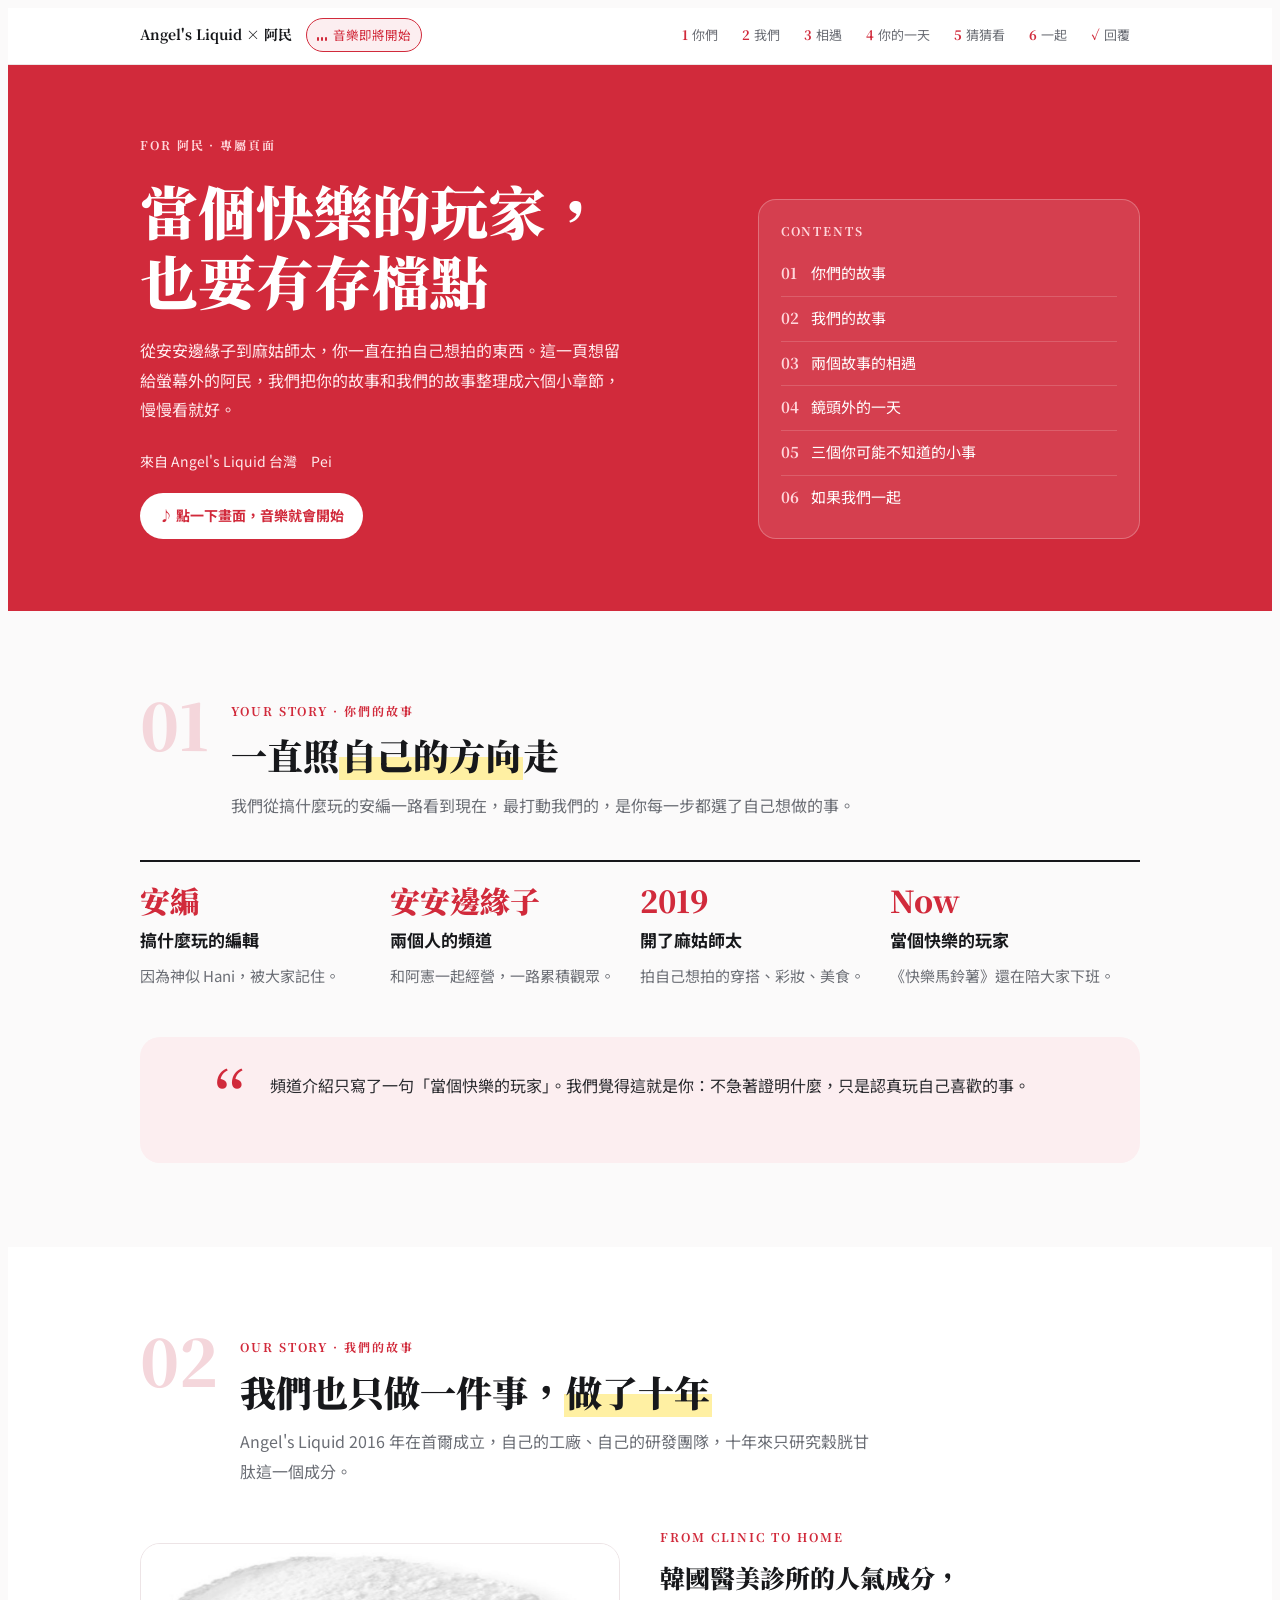
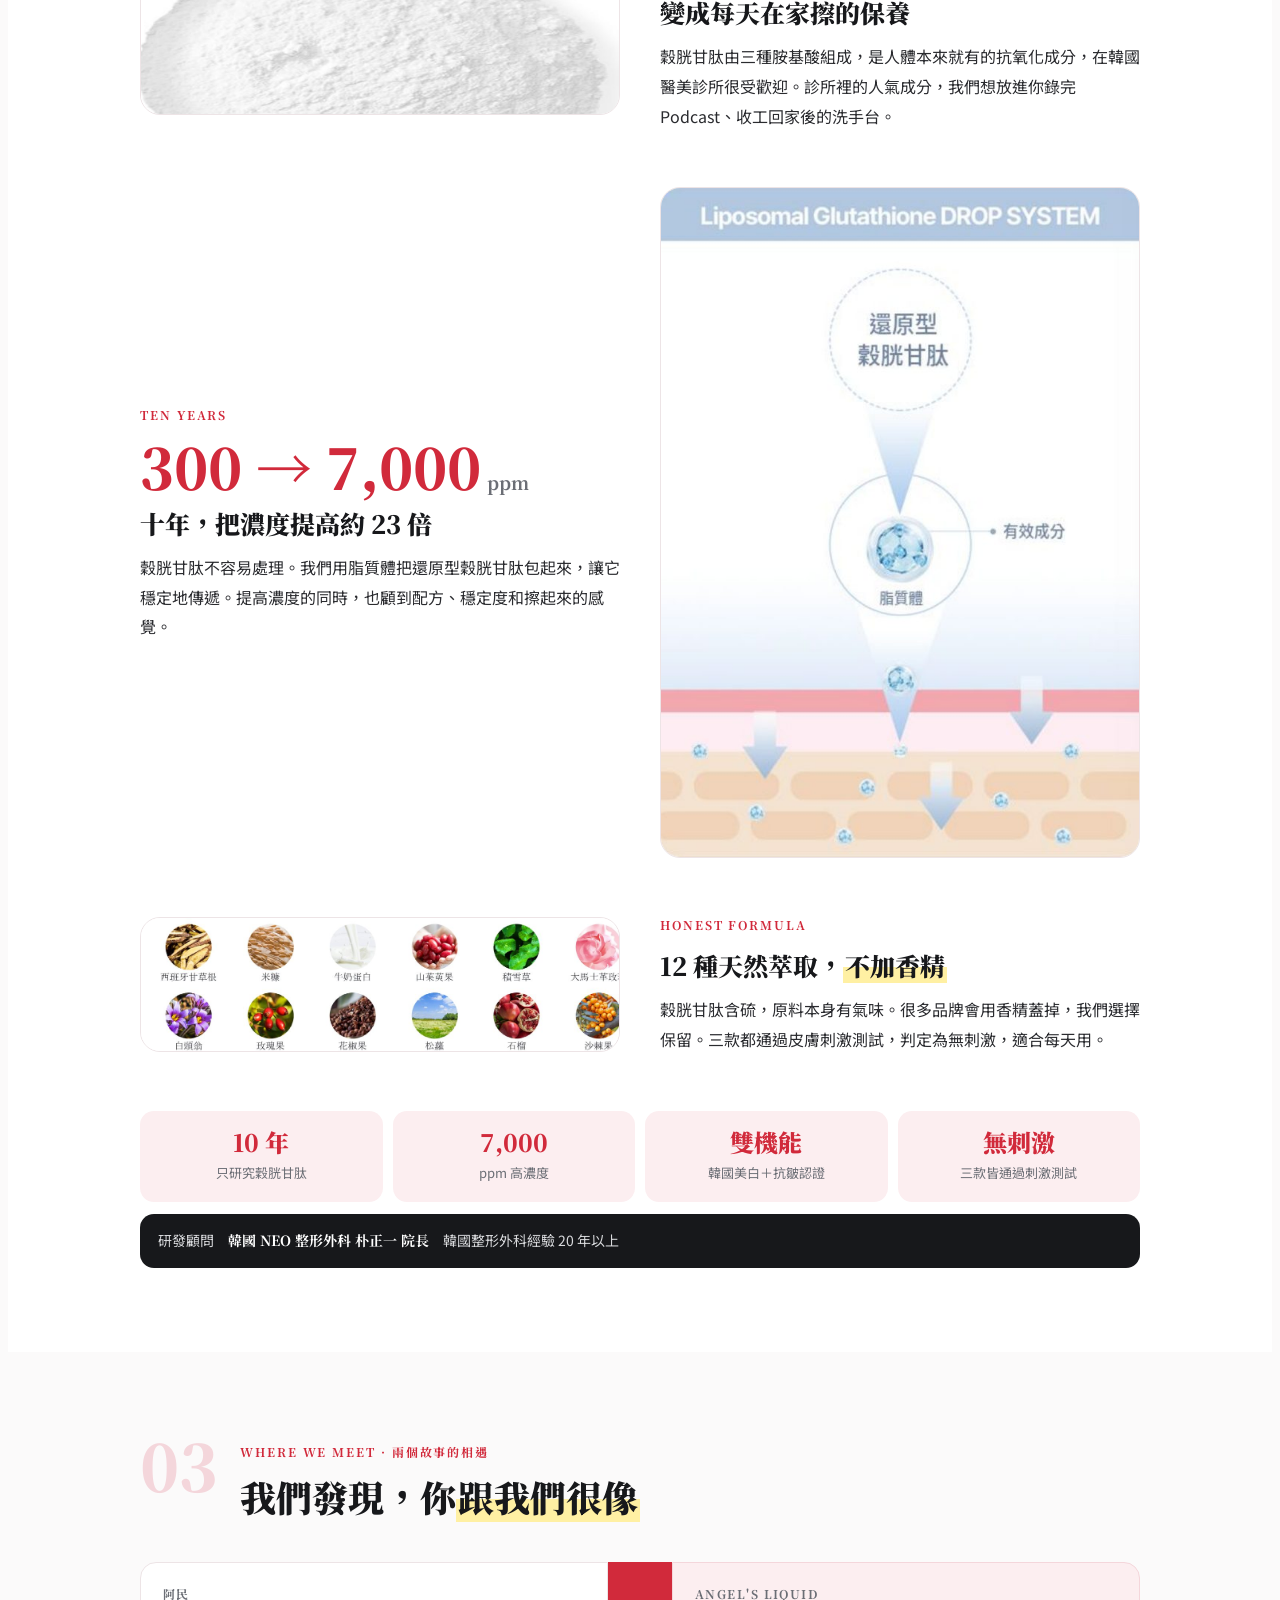
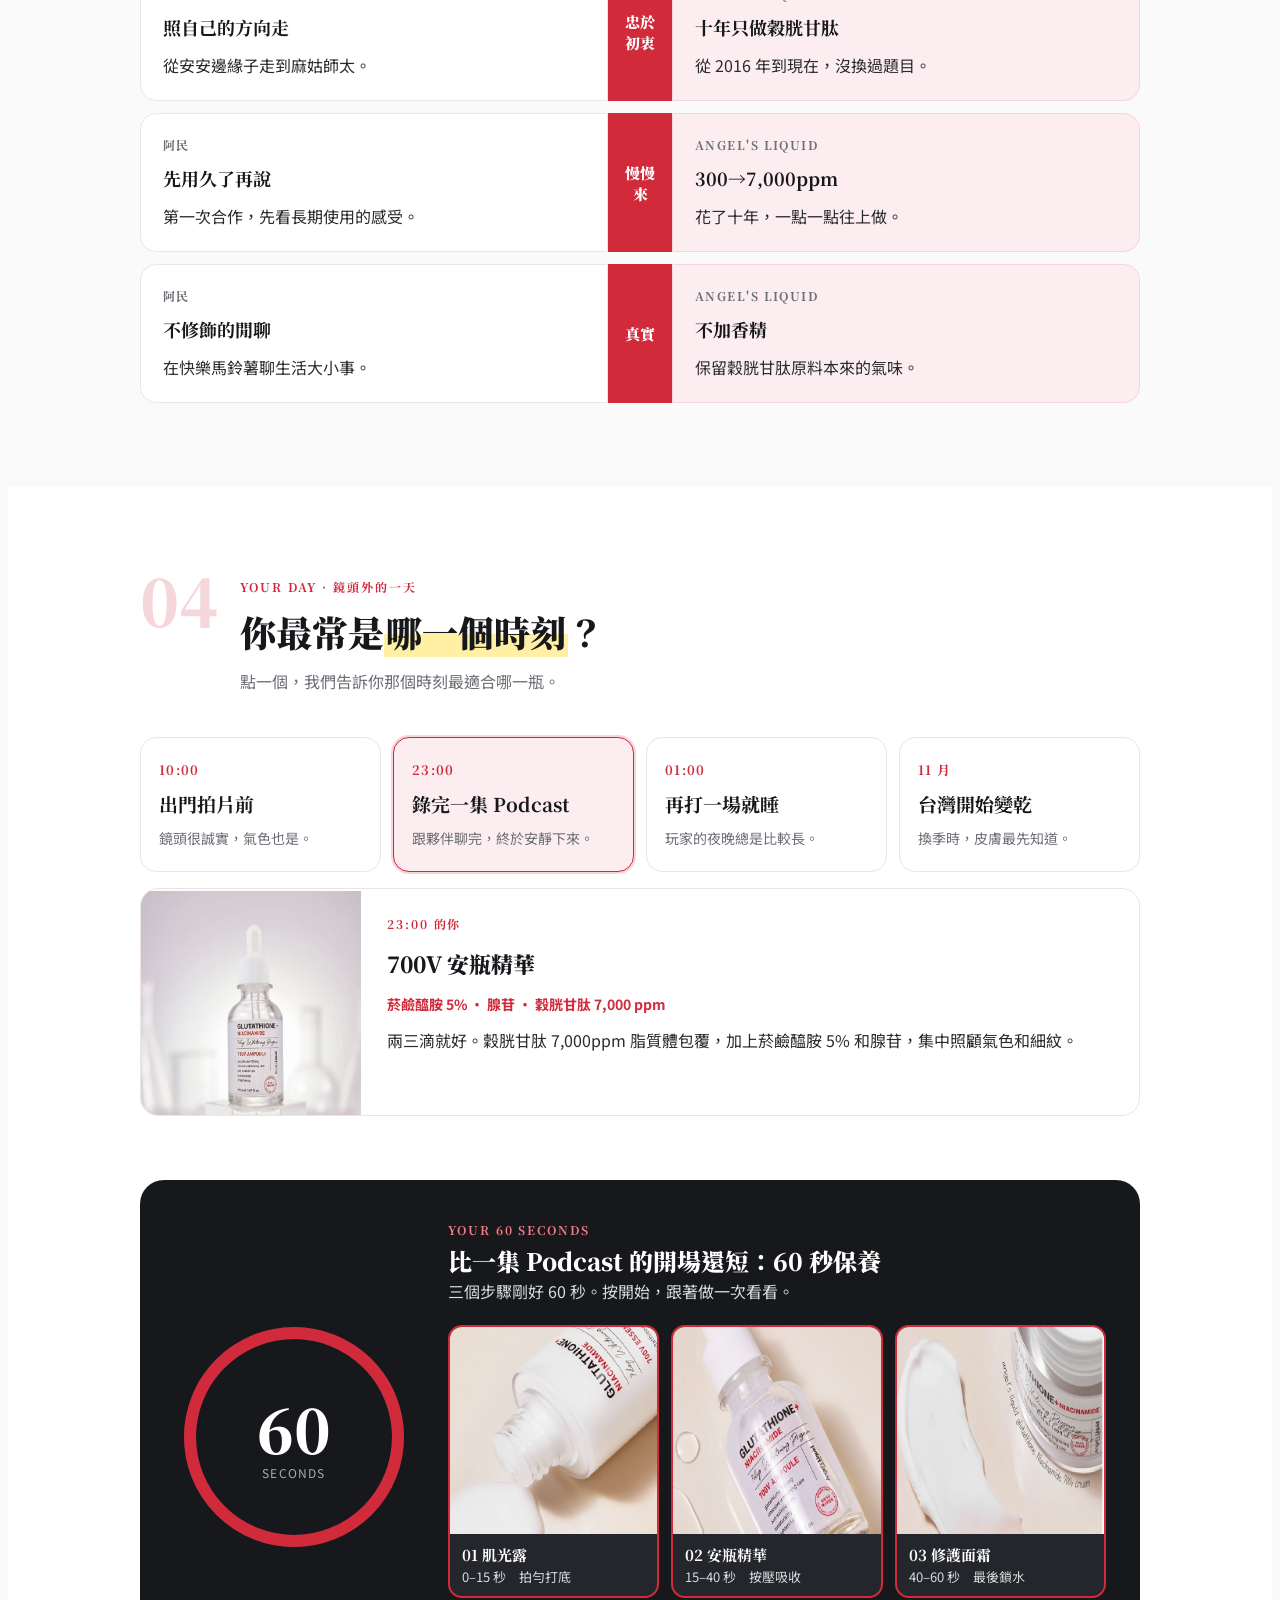
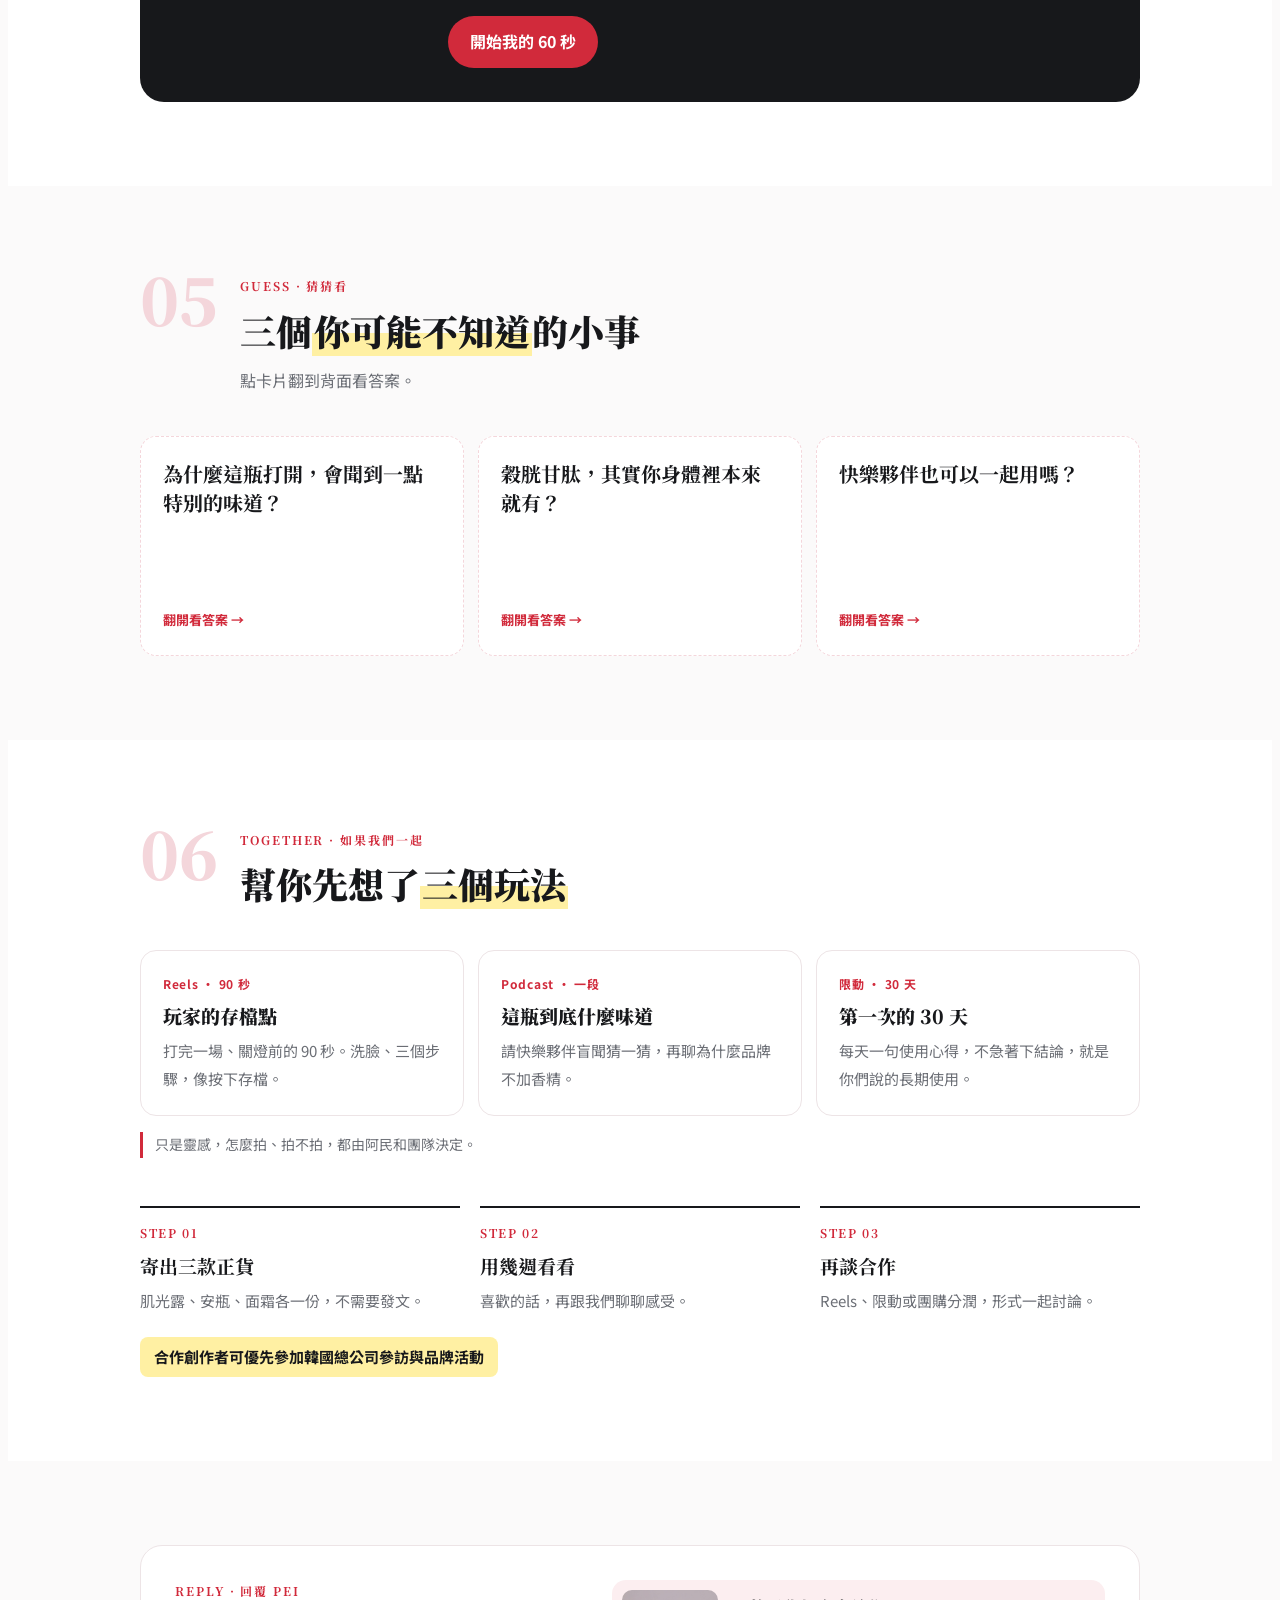
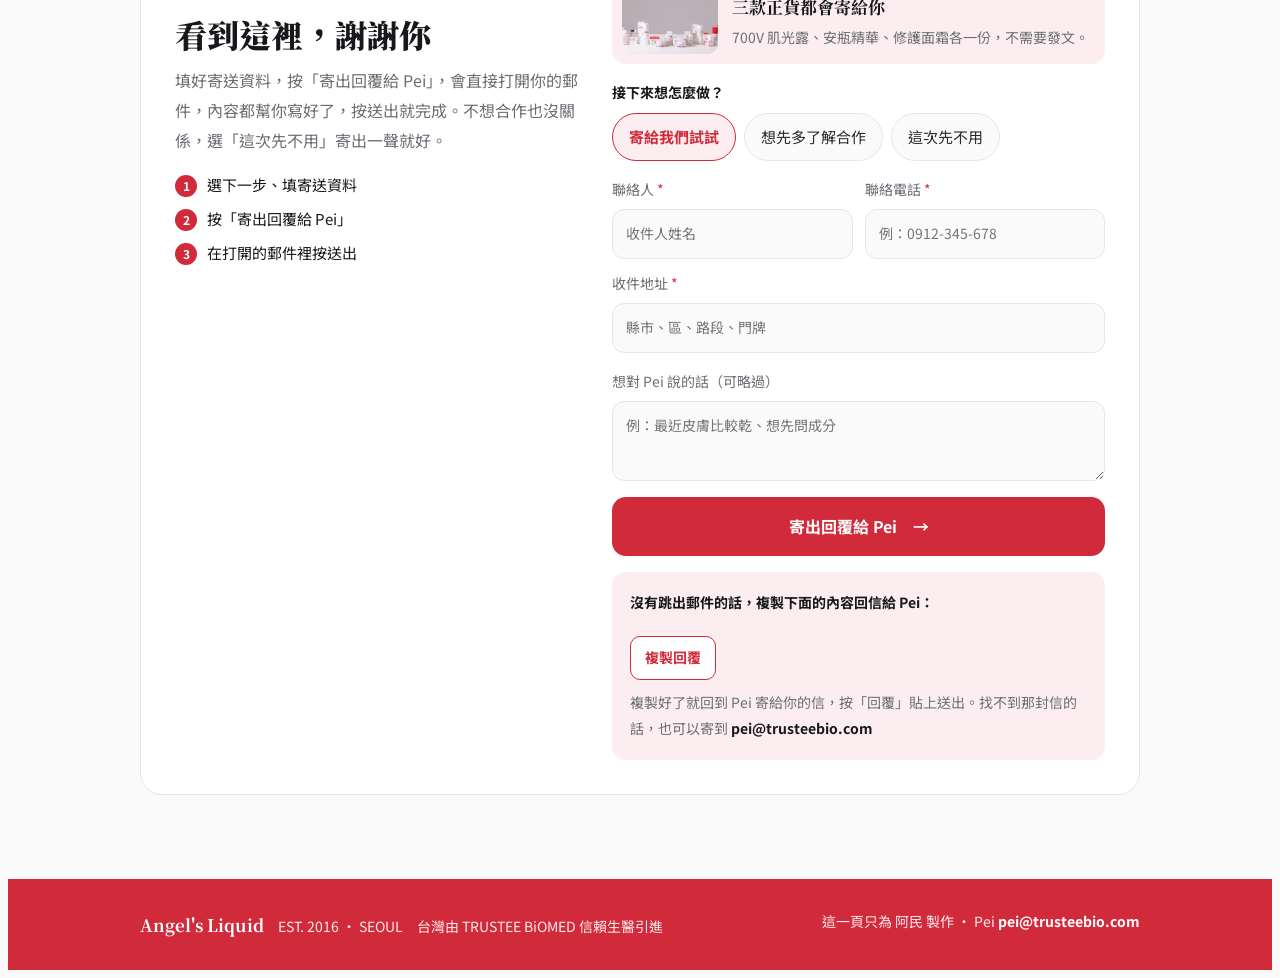
<file: haley-duu/index.html>
<!doctype html><html lang="zh-Hant"><head><meta charset="utf-8"><meta name="viewport" content="width=device-width,initial-scale=1,viewport-fit=cover"><meta name="robots" content="noindex,nofollow">
<title>給 阿民 的一頁｜Angel&#x27;s Liquid</title><meta name="description" content="從安安邊緣子到麻姑師太，你一直在拍自己想拍的東西。這一頁想留給螢幕外的阿民，我們把你的故事和我們的故事整理成六個小章節，慢慢看就好。">
<meta property="og:title" content="給 阿民 的一頁｜Angel&#x27;s Liquid"><meta property="og:description" content="從安安邊緣子到麻姑師太，你一直在拍自己想拍的東西。這一頁想留給螢幕外的阿民，我們把你的故事和我們的故事整理成六個小章節，慢慢看就好。"><meta property="og:image" content="https://pei-design.github.io/for/assets/img/group.jpg"><meta property="og:url" content="https://pei-design.github.io/for/haley-duu/"><meta name="theme-color" content="#D12A3B">
<link rel="preconnect" href="https://fonts.googleapis.com"><link rel="stylesheet" href="https://fonts.googleapis.com/css2?family=Noto+Serif+TC:wght@500;700;900&family=Noto+Sans+TC:wght@400;500;700&display=swap">
<style>/* Layout: a six-chapter booklet for one creator — sticky chapter rail, creator story → brand story → where they meet → her day → guess → collaborate; brand crimson, single light look */
:root{
  --crimson:#D12A3B; --crimson-deep:#A81E2D; --ink:#17181B; --text:#2A2B2F; --muted:#6B6E75;
  --white:#FFFFFF; --page:#FBFAFA; --blush:#FCEEF0; --blush-2:#F4D6DB; --line:#EDE4E6; --marker:#FFF0A3;
  --f-serif:"Noto Serif TC","Songti TC",serif;
  --f-sans:"Noto Sans TC","PingFang TC","Microsoft JhengHei",sans-serif;
  color-scheme:light;
}
*{box-sizing:border-box}
html{scroll-behavior:smooth}
@media (prefers-reduced-motion:reduce){html{scroll-behavior:auto}}
body{background:var(--page);color:var(--text);font-family:var(--f-sans);font-size:16px;line-height:1.85}
body::before{content:"";position:fixed;inset:0 0 auto;height:env(safe-area-inset-top,0px);z-index:10;background:var(--white)}
.band{padding-left:max(16px,env(safe-area-inset-left,0px));padding-right:max(16px,env(safe-area-inset-right,0px))}
.inner{max-width:1000px;margin:0 auto}
h1,h2,h3{font-family:var(--f-serif);color:var(--ink);margin:0;text-wrap:balance;line-height:1.4}
p{margin:0}
img{display:block;max-width:100%}
.label{font-family:var(--f-serif);font-weight:700;font-size:12px;letter-spacing:.16em;text-transform:uppercase;color:var(--crimson)}
mark{background:linear-gradient(transparent 55%,var(--marker) 55%);color:inherit;padding:0 2px;white-space:nowrap}
button{font:inherit}
button:focus-visible,a:focus-visible{outline:2px solid var(--crimson);outline-offset:3px}

/* chapter rail */
.rail{position:sticky;top:env(safe-area-inset-top,0px);z-index:9;background:rgba(255,255,255,.96);border-bottom:1px solid var(--line);backdrop-filter:blur(6px)}
.rail .inner{display:flex;align-items:center;gap:14px;padding-block:10px;overflow-x:auto;scrollbar-width:none}
.rail .inner::-webkit-scrollbar{display:none}
.rail .brand{font-family:var(--f-serif);font-weight:700;color:var(--ink);white-space:nowrap;font-size:14px}
.rail nav{display:flex;gap:4px;margin-left:auto}
.rail a{white-space:nowrap;text-decoration:none;font-size:13px;color:var(--muted);padding:5px 10px;border-radius:999px}
.rail a b{font-family:var(--f-serif);color:var(--crimson);margin-right:4px}
.rail a.on{background:var(--blush);color:var(--crimson);font-weight:700}
.bar{height:2px;background:var(--crimson);width:0;transition:width .15s linear}

/* chapter frame */
.ch{padding-block:84px}
.ch-head{display:grid;grid-template-columns:auto 1fr;gap:22px;align-items:start;margin-bottom:40px;max-width:46em}
.ch-no{font-family:var(--f-serif);font-weight:900;font-size:64px;line-height:.9;color:var(--blush-2)}
.ch-head h2{font-size:clamp(26px,3.8vw,36px);font-weight:900;margin-top:6px}
.ch-head p{color:var(--muted);margin-top:10px}
.alt{background:var(--white)}

/* cover */
.cover{background:var(--crimson);color:var(--white)}
.cover .inner{padding-block:64px 72px;display:grid;grid-template-columns:1.2fr .8fr;gap:44px;align-items:end}
.cover .label{color:#FFD6DB}
.cover h1{color:var(--white);font-size:clamp(34px,5.8vw,58px);font-weight:900;line-height:1.22;margin:16px 0 20px}
.cover p{color:#FFE9EC;max-width:30em}
.toc{background:rgba(255,255,255,.1);border:1px solid rgba(255,255,255,.25);border-radius:18px;padding:20px 22px;display:flex;flex-direction:column;gap:2px}
.toc .label{margin-bottom:8px}
.toc a{display:grid;grid-template-columns:30px 1fr;color:var(--white);text-decoration:none;padding:7px 0;border-top:1px solid rgba(255,255,255,.16);font-size:15px}
.toc a:first-of-type{border-top:0}
.toc a b{font-family:var(--f-serif);color:#FFD6DB}
.toc a:hover span{text-decoration:underline}
.from{margin-top:24px;font-size:14px;color:#FFD6DB}
@media (max-width:800px){.cover .inner{grid-template-columns:1fr}}

/* ch1 timeline */
.tl{list-style:none;margin:0;padding:0;display:grid;grid-template-columns:repeat(4,1fr);border-top:2px solid var(--ink)}
.tl li{padding:20px 18px 0 0;display:flex;flex-direction:column;gap:6px;min-width:0}
.tl .yr{font-family:var(--f-serif);font-weight:900;font-size:30px;color:var(--crimson);font-variant-numeric:tabular-nums;line-height:1.2}
.tl b{color:var(--ink);font-size:17px}
.tl span{font-size:15px;color:var(--muted)}
@media (max-width:800px){.tl{grid-template-columns:1fr 1fr;row-gap:26px}}
@media (max-width:440px){.tl{grid-template-columns:1fr}}
.quote{margin-top:48px;background:var(--blush);border-radius:20px;padding:34px 36px;display:grid;grid-template-columns:auto 1fr;gap:22px}
.quote .q{font-family:var(--f-serif);font-size:72px;line-height:.8;color:var(--crimson)}
.quote blockquote{margin:0;font-family:var(--f-serif);font-weight:700;font-size:clamp(20px,2.8vw,26px);color:var(--ink);line-height:1.6}
.quote cite{display:block;margin-top:10px;font-style:normal;font-size:13px;color:var(--muted)}
.quote p{margin-top:16px}
@media (max-width:560px){.quote{grid-template-columns:1fr;padding:26px}}

/* ch2 brand story: alternating image/text rows */
.rows{display:flex;flex-direction:column;gap:56px}
.row{display:grid;grid-template-columns:1fr 1fr;gap:40px;align-items:center}
.row.flip-r .media{order:2}
.row .media{background:var(--white);border:1px solid var(--line);border-radius:20px;overflow:hidden}
.row .media img{width:100%;height:auto}
.row .txt{display:flex;flex-direction:column;gap:12px}
.row .txt h3{font-size:clamp(21px,2.6vw,25px);font-weight:900}
.row .big{font-family:var(--f-serif);font-weight:900;font-size:clamp(40px,6vw,56px);color:var(--crimson);line-height:1}
.row .big small{font-size:18px;color:var(--muted);font-weight:700;margin-left:6px}
@media (max-width:800px){.row{grid-template-columns:1fr;gap:20px}.row.flip-r .media{order:0}}
.proofs{display:grid;grid-template-columns:repeat(4,1fr);gap:10px;margin-top:56px}
.proof{background:var(--blush);border-radius:14px;padding:16px 12px;text-align:center}
.proof b{display:block;font-family:var(--f-serif);font-weight:900;font-size:24px;color:var(--crimson);line-height:1.25}
.proof span{font-size:13px;color:var(--muted)}
@media (max-width:700px){.proofs{grid-template-columns:1fr 1fr}}
.doc{margin-top:12px;background:var(--ink);color:#D9DADD;border-radius:14px;padding:14px 18px;font-size:14px}
.doc b{color:var(--white);font-family:var(--f-serif)}

/* ch3 meet */
.meet{display:flex;flex-direction:column;gap:12px}
.pair{display:grid;grid-template-columns:1fr 64px 1fr;align-items:stretch;gap:0}
.pair > div{background:var(--white);border:1px solid var(--line);padding:20px 22px;display:flex;flex-direction:column;gap:6px;min-width:0}
.pair .you{border-radius:16px 0 0 16px}
.pair .us{border-radius:0 16px 16px 0;background:var(--blush);border-color:var(--blush-2)}
.pair .mid{background:var(--crimson);border:0;color:var(--white);align-items:center;justify-content:center;font-family:var(--f-serif);font-weight:900;font-size:15px;padding:8px;text-align:center;line-height:1.4}
.pair .who{font-size:12px;letter-spacing:.12em;font-weight:700;color:var(--muted);font-family:var(--f-serif)}
.pair b{font-family:var(--f-serif);font-size:18px;color:var(--ink)}
@media (max-width:640px){.pair{grid-template-columns:1fr}.pair .you{border-radius:16px 16px 0 0}.pair .us{border-radius:0 0 16px 16px}.pair .mid{padding:6px}}

/* ch4 day */
.scenes{display:grid;grid-template-columns:repeat(4,1fr);gap:12px}
.scene{background:var(--white);border:1px solid var(--line);border-radius:16px;padding:20px 18px;text-align:left;cursor:pointer;display:flex;flex-direction:column;gap:8px;color:inherit;min-width:0}
.scene .t{font-family:var(--f-serif);font-size:13px;letter-spacing:.1em;color:var(--crimson);font-weight:700}
.scene b{font-family:var(--f-serif);font-size:19px;color:var(--ink);line-height:1.45}
.scene span{font-size:14px;color:var(--muted)}
.scene[aria-pressed="true"]{border-color:var(--crimson);background:var(--blush);box-shadow:0 0 0 2px var(--blush-2)}
@media (max-width:860px){.scenes{grid-template-columns:1fr 1fr}}

.answer{margin-top:16px;background:var(--white);border:1px solid var(--line);border-radius:18px;overflow:hidden;display:grid;grid-template-columns:220px 1fr}
.answer img{width:100%;height:100%;object-fit:cover;background:#F2F1F3}
.answer .body{padding:24px 26px;display:flex;flex-direction:column;gap:8px;min-width:0}
.answer .name{font-family:var(--f-serif);font-weight:900;font-size:22px;color:var(--ink)}
.answer .spec{font-size:14px;color:var(--crimson);font-weight:700}
@media (max-width:600px){.answer{grid-template-columns:1fr}.answer img{height:220px}}
.routine{margin-top:64px;background:var(--ink);border-radius:24px;padding:34px;display:grid;grid-template-columns:240px 1fr;gap:34px;align-items:center;color:#D9DADD}
.routine h3{color:var(--white);font-size:24px;font-weight:900}
.ring{position:relative;width:100%;max-width:240px;aspect-ratio:1}
.ring svg{width:100%;height:100%;transform:rotate(-90deg)}
.ring .face{position:absolute;inset:0;display:flex;flex-direction:column;align-items:center;justify-content:center;gap:4px}
.ring .sec{font-family:var(--f-serif);font-weight:900;font-size:60px;line-height:1;color:var(--white);font-variant-numeric:tabular-nums}
.ring .face small{font-size:12px;color:#A9ABB1;letter-spacing:.1em}
.rsteps{display:grid;grid-template-columns:repeat(3,1fr);gap:12px;margin-top:18px}
.rstep{border-radius:14px;overflow:hidden;background:#24262B;border:2px solid transparent;transition:border-color .3s,opacity .3s;opacity:.55}
.rstep.on{border-color:var(--crimson);opacity:1}
.rstep img{width:100%;aspect-ratio:1;object-fit:cover}
.rstep div{padding:10px 12px;font-size:13px;line-height:1.5}
.rstep b{display:block;color:var(--white);font-family:var(--f-serif);font-size:15px}
.go{margin-top:18px;background:var(--crimson);color:var(--white);border:0;border-radius:999px;padding:11px 22px;font-weight:700;cursor:pointer}
.go:hover{background:var(--crimson-deep)}
@media (max-width:760px){.routine{grid-template-columns:1fr;padding:24px}.ring{margin:0 auto;max-width:200px}}


/* ch5 flips */
.flips{display:grid;grid-template-columns:repeat(3,1fr);gap:14px}
.flip{perspective:900px;border:0;background:none;padding:0;cursor:pointer;min-height:220px;text-align:left}
.flip .card{position:relative;width:100%;height:100%;min-height:220px;transition:transform .6s;transform-style:preserve-3d}
.flip[aria-pressed="true"] .card{transform:rotateY(180deg)}
.flip .side{position:absolute;inset:0;border-radius:16px;padding:22px;display:flex;flex-direction:column;gap:10px;backface-visibility:hidden;-webkit-backface-visibility:hidden}
.flip .front{background:var(--white);border:1.5px dashed var(--blush-2)}
.flip .front b{font-family:var(--f-serif);font-size:20px;color:var(--ink);line-height:1.45}
.flip .front span{margin-top:auto;font-size:13px;color:var(--crimson);font-weight:700}
.flip .back{background:var(--crimson);color:var(--white);transform:rotateY(180deg)}
.flip .back .t{font-size:12px;letter-spacing:.14em;color:#FFD6DB;font-family:var(--f-serif);font-weight:700}
@media (prefers-reduced-motion:reduce){.flip .card{transition:none}}
@media (max-width:780px){.flips{grid-template-columns:1fr}}

/* ch6 */
.ideas{display:grid;grid-template-columns:repeat(3,1fr);gap:14px}
.idea{background:var(--white);border:1px solid var(--line);border-radius:16px;padding:22px;display:flex;flex-direction:column;gap:8px}
.idea .fmt{font-size:12px;font-weight:700;color:var(--crimson);letter-spacing:.06em}
.idea h3{font-size:19px;font-weight:900}
.idea p{font-size:15px;color:var(--muted)}
.aside{margin-top:16px;font-size:14px;color:var(--muted);border-left:3px solid var(--crimson);padding-left:12px}
@media (max-width:780px){.ideas{grid-template-columns:1fr}}
.steps{list-style:none;margin:48px 0 0;padding:0;display:grid;grid-template-columns:repeat(3,1fr);gap:20px;counter-reset:s}
.steps li{border-top:2px solid var(--ink);padding-top:14px;display:flex;flex-direction:column;gap:4px}
.steps li::before{counter-increment:s;content:"STEP 0" counter(s);font-family:var(--f-serif);font-size:12px;letter-spacing:.14em;color:var(--crimson);font-weight:700}
.steps b{font-family:var(--f-serif);font-size:19px;color:var(--ink)}
.steps span{color:var(--muted);font-size:15px}
.perk{margin-top:22px;display:inline-block;background:var(--marker);color:var(--ink);font-weight:700;padding:6px 14px;border-radius:8px;font-size:15px}
@media (max-width:640px){.steps{grid-template-columns:1fr}}

/* reply */
.reply{background:var(--white);border:1px solid var(--line);border-radius:22px;padding:34px;display:grid;grid-template-columns:.9fr 1.1fr;gap:34px}
@media (max-width:780px){.reply{grid-template-columns:1fr;padding:24px}}
.reply .head{display:flex;flex-direction:column;gap:10px}
.reply .head h2{font-size:clamp(26px,3.6vw,32px);font-weight:900}
.reply .head p{color:var(--muted)}
.reply .form{display:flex;flex-direction:column;gap:16px;min-width:0}
.grp{display:flex;flex-direction:column;gap:8px}
.grp>span{font-size:14px;font-weight:700;color:var(--ink)}
.chips{display:flex;flex-wrap:wrap;gap:8px}
.chip{padding:9px 16px;border-radius:999px;border:1px solid var(--line);background:var(--page);color:var(--text);cursor:pointer;font-size:15px}
.chip[aria-pressed="true"]{border-color:var(--crimson);background:var(--blush);color:var(--crimson);font-weight:700}
label{font-size:14px;color:var(--muted);display:flex;flex-direction:column;gap:6px}
input,textarea{font:inherit;color:var(--text);background:var(--page);border:1px solid var(--line);border-radius:12px;padding:11px 13px;width:100%}
textarea{min-height:80px;resize:vertical}
.send{background:var(--crimson);color:var(--white);border:0;border-radius:14px;padding:15px;font-weight:700;font-size:16px;cursor:pointer}
.send:hover{background:var(--crimson-deep)}
.out{background:var(--blush);border-radius:14px;padding:18px;display:flex;flex-direction:column;gap:10px}
.out pre{margin:0;white-space:pre-wrap;font-family:var(--f-sans);font-size:15px}
.ghost{align-self:flex-start;background:var(--white);border:1px solid var(--crimson);color:var(--crimson);border-radius:10px;padding:8px 14px;cursor:pointer;font-weight:700;font-size:14px}
.addr{font-weight:700;color:var(--ink);user-select:all}
.gift{display:grid;grid-template-columns:96px 1fr;gap:14px;align-items:center;background:var(--blush);border-radius:14px;padding:10px;}
.gift img{width:96px;height:64px;object-fit:cover;border-radius:10px}
.gift b{display:block;font-family:var(--f-serif);color:var(--ink);font-size:17px}
.gift span{font-size:14px;color:var(--muted)}
.ship{display:grid;grid-template-columns:1fr 1fr;gap:12px}
.ship .wide{grid-column:1/-1}
@media (max-width:440px){.ship{grid-template-columns:1fr}}
label em{color:var(--crimson);font-style:normal}
.err{color:var(--crimson);font-size:14px;font-weight:700}
.how{margin:6px 0 0;padding:0;list-style:none;counter-reset:h;display:flex;flex-direction:column;gap:6px}
.how li{counter-increment:h;display:flex;gap:10px;align-items:baseline;font-size:15px;color:var(--ink)}
.how li::before{content:counter(h);flex:none;width:22px;height:22px;border-radius:50%;background:var(--crimson);color:#fff;font-size:12px;font-weight:700;display:inline-flex;align-items:center;justify-content:center}
.ship[hidden]{display:none!important}

footer{background:var(--crimson);color:#FFE9EC}
footer .inner{padding-block:30px;display:flex;justify-content:space-between;flex-wrap:wrap;gap:12px;font-size:14px}
footer b{font-family:var(--f-serif);color:var(--white);font-size:17px}

/* ---------- phone ---------- */
@media (max-width:600px){
  body{font-size:15.5px;line-height:1.8}
  .rail .brand{display:none}
  .rail nav{margin-left:0}
  .rail a{padding:5px 8px}
  .ch{padding-block:52px}
  .ch-head{grid-template-columns:1fr;gap:4px;margin-bottom:26px}
  .ch-no{font-size:40px}
  .ch-head h2{font-size:25px;margin-top:2px}
  .cover .inner{padding-block:40px 44px;gap:28px}
  .cover h1{font-size:30px;line-height:1.3;margin:12px 0 14px}
  .cover h1 span{display:block}
  .toc{padding:14px 16px}
  .toc a{padding:6px 0;font-size:14px}
  .tl{grid-template-columns:1fr 1fr;column-gap:14px;row-gap:18px}
  .tl li{padding:14px 0 0}
  .tl .yr{font-size:24px}
  .tl b{font-size:15px}
  .tl span{font-size:14.5px;line-height:1.65}
  .quote{margin-top:32px;padding:22px 20px;gap:6px}
  .quote .q{font-size:48px}
  .quote blockquote{font-size:19px}
  .rows{gap:36px}
  .row .txt h3{font-size:20px}
  .proofs{margin-top:36px}
  .proof{padding:14px 10px}
  .proof span,.proof small{font-size:13px}
  .proof b{font-size:20px}
  .pair > div{padding:14px 16px}
  .pair b{font-size:16px}
  .scenes{grid-template-columns:1fr 1fr;gap:8px}
  .scene{padding:14px 12px;gap:4px}
  .scene b{font-size:15.5px}
  .scene span{font-size:14px;line-height:1.6}
  .scene .t{font-size:13px}
  .answer img{height:180px}
  .answer .body{padding:18px}
  .routine{margin-top:40px;padding:22px 18px;gap:18px}
  .ring{max-width:160px}
  .ring .sec{font-size:44px}
  .routine h3{font-size:20px}
  .rsteps{grid-template-columns:1fr;gap:8px}
  .rstep{display:grid;grid-template-columns:76px 1fr;align-items:center}
  .rstep img{aspect-ratio:1;height:76px}
  .rstep div{padding:10px 14px;font-size:14px;line-height:1.55}
  .rstep b{font-size:15px}
  .go{width:100%}
  .flip,.flip .card{min-height:150px}
  .flip .side{padding:18px}
  .flip .front b{font-size:18px}
  .idea{padding:18px}
  .steps{margin-top:36px;gap:14px}
  .reply{padding:20px 16px;gap:22px;border-radius:18px}
  .chip{padding:8px 13px;font-size:14px}
  footer .inner{flex-direction:column;gap:6px}
}
@media (max-width:360px){.scenes{grid-template-columns:1fr}}
/* music */
.music{flex:none;display:inline-flex;align-items:center;gap:6px;border:1px solid var(--line);background:var(--white);color:var(--muted);border-radius:999px;padding:4px 10px;font-size:12.5px;cursor:pointer;white-space:nowrap}
.music[aria-pressed="true"]{border-color:var(--crimson);color:var(--crimson);background:var(--blush)}
.eq{display:inline-flex;align-items:flex-end;gap:2px;height:11px}
.eq i{width:2px;height:4px;background:currentColor;border-radius:1px}
.music[aria-pressed="true"] .eq i{animation:eq 1s infinite ease-in-out}
.music[aria-pressed="true"] .eq i:nth-child(2){animation-delay:.2s}.music[aria-pressed="true"] .eq i:nth-child(3){animation-delay:.4s}
@keyframes eq{0%,100%{height:3px}50%{height:11px}}
@media (prefers-reduced-motion:reduce){.music[aria-pressed="true"] .eq i{animation:none;height:8px}}
.music-cta{margin-top:18px;background:rgba(255,255,255,.14);color:#fff;border:1px solid rgba(255,255,255,.4);border-radius:999px;padding:9px 18px;font-size:14px;font-weight:700;cursor:pointer}
.music-cta[aria-pressed="true"]{background:#fff;color:var(--crimson)}
.music-cta:hover{background:rgba(255,255,255,.24)}
@media (max-width:600px){.rail .music{order:-1}}

a.send{display:block;text-align:center;text-decoration:none}
</style></head><body><div id="app"></div>
<script>/* Shared renderer for the creator booklet site. renderSite(d) -> HTML string; bindSite(root,d) wires interactions. */
var SITE_EMAIL='pei@trusteebio.com';
function _e(s){return String(s==null?'':s).replace(/[&<>"]/g,function(c){return {'&':'&amp;','<':'&lt;','>':'&gt;','"':'&quot;'}[c];});}
function _mark(t,m){t=_e(t);if(m){var em=_e(m);var i=t.indexOf(em);if(i>=0)return t.slice(0,i)+'<mark>'+em+'</mark>'+t.slice(i+em.length);}return t;}
function _br(t){return _e(t).replace(/\n/g,'<br>');}
var SITE_PRODUCTS={
  toner:{img:'../assets/img/toner.jpg',name:'700V 肌光露',spec:'150 mL · 化妝水質地 · 菸鹼醯胺'},
  ampoule:{img:'../assets/img/ampoule.jpg',name:'700V 安瓶精華',spec:'菸鹼醯胺 5% · 腺苷 · 穀胱甘肽 7,000 ppm'},
  cream:{img:'../assets/img/cream.jpg',name:'700V 修護面霜',spec:'角鯊烷 · 腺苷 · 柔滑不黏'}
};
function renderSite(d){
  d=d||{};var h=d.hero||{},c1=d.c1||{},c2=d.c2||{},c3=d.c3||{},c4=d.c4||{},c5=d.c5||{},c6=d.c6||{},rp=d.reply||{};
  var name=d.creator_name||'',ch=d.channel||'';
  var scenes=(c4.scenes||[]).slice(0,4),def=Math.min(Math.max(c4.default||0,0),Math.max(scenes.length-1,0));
  var s0=scenes[def]||{},p0=SITE_PRODUCTS[s0.p]||SITE_PRODUCTS.ampoule;
  var head=function(no,en,title,mark,intro){return '<div class="ch-head"><span class="ch-no">'+no+'</span><div><span class="label">'+en+'</span><h2>'+_mark(title,mark)+'</h2>'+(intro?'<p>'+_e(intro)+'</p>':'')+'</div></div>';};
  var o='';
  o+='<div class="rail band"><div class="inner"><span class="brand">Angel\'s Liquid × '+_e(ch||name)+'</span><button class="music" type="button" data-music aria-pressed="false"><span class="eq" aria-hidden="true"><i></i><i></i><i></i></span><span data-music-label>音樂</span></button><nav aria-label="章節">'
   +'<a href="#c1"><b>1</b>你們</a><a href="#c2"><b>2</b>我們</a><a href="#c3"><b>3</b>相遇</a><a href="#c4"><b>4</b>你的一天</a><a href="#c5"><b>5</b>猜猜看</a><a href="#c6"><b>6</b>一起</a><a href="#reply"><b>✓</b>回覆</a></nav></div><div class="bar" data-bar></div></div>';
  o+='<header class="cover band"><div class="inner"><div><span class="label">'+_e(h.eyebrow||('For '+name+' · 專屬頁面'))+'</span><h1>'+_e(h.title_l1||'')+'<br>'+_e(h.title_l2||'')+'</h1><p>'+_e(h.sub||'')+'</p><p class="from">來自 Angel\'s Liquid 台灣　Pei</p><button class="music-cta" type="button" data-music aria-pressed="false">♪ 開啟音樂，慢慢看</button></div>'
   +'<nav class="toc" aria-label="目錄"><span class="label">Contents</span><a href="#c1"><b>01</b><span>你們的故事</span></a><a href="#c2"><b>02</b><span>我們的故事</span></a><a href="#c3"><b>03</b><span>兩個故事的相遇</span></a><a href="#c4"><b>04</b><span>鏡頭外的一天</span></a><a href="#c5"><b>05</b><span>三個你可能不知道的小事</span></a><a href="#c6"><b>06</b><span>如果我們一起</span></a></nav></div></header><main>';
  // 1
  o+='<section class="ch band" id="c1"><div class="inner">'+head('01','Your story · 你們的故事',c1.title,c1.mark,c1.intro)+'<ol class="tl">';
  (c1.timeline||[]).slice(0,4).forEach(function(t){o+='<li><span class="yr">'+_e(t.k)+'</span><b>'+_e(t.b)+'</b><span>'+_e(t.s)+'</span></li>';});
  o+='</ol>';
  if(c1.quote&&c1.quote.text){o+='<div class="quote"><span class="q" aria-hidden="true">“</span><div><blockquote>'+_e(c1.quote.text)+'</blockquote>'+(c1.quote.cite?'<cite>'+_e(c1.quote.cite)+'</cite>':'')+(c1.quote.reflection?'<p>'+_e(c1.quote.reflection)+'</p>':'')+'</div></div>';}
  else if(c1.reflection){o+='<div class="quote"><span class="q" aria-hidden="true">“</span><div><p style="margin:0">'+_e(c1.reflection)+'</p></div></div>';}
  o+='</div></section>';
  // 2
  o+='<section class="ch band alt" id="c2"><div class="inner">'+head('02','Our story · 我們的故事',c2.title||'我們也只做一件事，做了十年',c2.mark||'做一件事',c2.intro||'Angel\'s Liquid 2016 年在首爾成立，自己的工廠、自己的研發團隊，從頭到尾只研究一個成分。')+'<div class="rows">'
   +'<div class="row"><div class="media"><img src="../assets/img/powder.jpg" alt="穀胱甘肽原料粉末"></div><div class="txt"><span class="label">From clinic to home</span><h3>韓國醫美診所的人氣成分，變成每天在家擦的保養</h3><p>穀胱甘肽由三種胺基酸組成，是人體本來就有的抗氧化成分，在韓國醫美診所很受歡迎。'+_e(c2.bridge||'但不是每個人都有時間跑診所。我們想把它帶回家。')+'</p></div></div>'
   +'<div class="row flip-r"><div class="media"><img src="../assets/img/liposome.jpg" alt="脂質體包覆穀胱甘肽示意圖"></div><div class="txt"><span class="label">Ten years</span><span class="big">300 → 7,000<small>ppm</small></span><h3>十年，把濃度提高約 23 倍</h3><p>穀胱甘肽不容易處理。我們用脂質體把還原型穀胱甘肽包起來，讓它穩定地傳遞。提高濃度的同時，也顧到配方、穩定度和擦起來的感覺。</p></div></div>'
   +'<div class="row"><div class="media"><img src="../assets/img/extracts.jpg" alt="12 種天然萃取"></div><div class="txt"><span class="label">Honest formula</span><h3>12 種天然萃取，<mark>不加香精</mark></h3><p>穀胱甘肽含硫，原料本身有氣味。很多品牌會用香精蓋掉，我們選擇保留。三款都通過皮膚刺激測試，判定為無刺激，適合每天用。</p></div></div></div>'
   +'<div class="proofs"><div class="proof"><b>10 年</b><span>只研究穀胱甘肽</span></div><div class="proof"><b>7,000</b><span>ppm 高濃度</span></div><div class="proof"><b>雙機能</b><span>韓國美白＋抗皺認證</span></div><div class="proof"><b>無刺激</b><span>三款皆通過刺激測試</span></div></div>'
   +'<div class="doc">研發顧問　<b>韓國 NEO 整形外科 朴正一 院長</b>　韓國整形外科經驗 20 年以上</div></div></section>';
  // 3
  o+='<section class="ch band" id="c3"><div class="inner">'+head('03','Where we meet · 兩個故事的相遇',c3.title||'我們發現，你們跟我們很像',c3.mark||'你們跟我們很像','')+'<div class="meet">';
  (c3.pairs||[]).slice(0,3).forEach(function(p){o+='<div class="pair"><div class="you"><span class="who">'+_e((ch||name).toUpperCase())+'</span><b>'+_e(p.you_b)+'</b><span>'+_e(p.you_s)+'</span></div><div class="mid">'+_br(p.mid)+'</div><div class="us"><span class="who">ANGEL\'S LIQUID</span><b>'+_e(p.us_b)+'</b><span>'+_e(p.us_s)+'</span></div></div>';});
  o+='</div></div></section>';
  // 4
  o+='<section class="ch band alt" id="c4"><div class="inner">'+head('04','Your day · 鏡頭外的一天',c4.title||'你最常是哪一個時刻？',c4.mark||'哪一個時刻',c4.intro||'點一個，我們告訴你那個時刻最適合哪一瓶。')+'<div class="scenes" role="group" aria-label="選擇一個時刻">';
  scenes.forEach(function(s,i){o+='<button class="scene" type="button" aria-pressed="'+(i===def)+'" data-i="'+i+'"><span class="t">'+_e(s.t)+'</span><b>'+_e(s.b)+'</b><span>'+_e(s.s)+'</span></button>';});
  o+='</div><div class="answer" aria-live="polite"><img data-ans-img src="'+p0.img+'" alt="'+_e(p0.name)+'"><div class="body"><span class="label" data-ans-tag>'+_e(s0.t||'')+' 的你</span><span class="name" data-ans-name>'+_e(p0.name)+'</span><span class="spec" data-ans-spec>'+_e(p0.spec)+'</span><p data-ans-why>'+_e(s0.why||'')+'</p></div></div>';
  o+='<div class="routine"><div class="ring"><svg viewBox="0 0 120 120" aria-hidden="true"><circle cx="60" cy="60" r="52" fill="none" stroke="#2E3035" stroke-width="6"/><circle data-arc cx="60" cy="60" r="52" fill="none" stroke="#D12A3B" stroke-width="6" stroke-linecap="round" stroke-dasharray="326.73" stroke-dashoffset="0"/></svg><div class="face"><span class="sec" data-sec>60</span><small>SECONDS</small></div></div>'
   +'<div><span class="label" style="color:#F07A86">Your 60 seconds</span><h3>'+_e(c4.routine_title||'三個步驟，60 秒保養')+'</h3><p data-rstat>三個步驟剛好 60 秒。按開始，跟著做一次看看。</p><div class="rsteps">'
   +'<div class="rstep on" data-rs><img src="../assets/img/step1.jpg" alt="肌光露質地"><div><b>01 肌光露</b>0–15 秒　拍勻打底</div></div>'
   +'<div class="rstep on" data-rs><img src="../assets/img/step2.jpg" alt="安瓶精華質地"><div><b>02 安瓶精華</b>15–40 秒　按壓吸收</div></div>'
   +'<div class="rstep on" data-rs><img src="../assets/img/step3.jpg" alt="修護面霜質地"><div><b>03 修護面霜</b>40–60 秒　最後鎖水</div></div></div>'
   +'<button class="go" data-timer type="button">開始我的 60 秒</button></div></div></div></section>';
  // 5
  o+='<section class="ch band" id="c5"><div class="inner">'+head('05','Guess · 猜猜看','三個你可能不知道的小事','你可能不知道','點卡片翻到背面看答案。')+'<div class="flips">';
  (c5.flips||[]).slice(0,3).forEach(function(f){o+='<button class="flip" type="button" aria-pressed="false"><div class="card"><div class="side front"><b>'+_e(f.q)+'</b><span>翻開看答案 →</span></div><div class="side back"><span class="t">ANSWER</span><p>'+_e(f.a)+'</p></div></div></button>';});
  o+='</div></div></section>';
  // 6
  o+='<section class="ch band alt" id="c6"><div class="inner">'+head('06','Together · 如果我們一起',c6.title||'幫你們先想了三個拍攝點子',c6.mark||'三個','')+'<div class="ideas">';
  (c6.ideas||[]).slice(0,3).forEach(function(x){o+='<div class="idea"><span class="fmt">'+_e(x.fmt)+'</span><h3>'+_e(x.title)+'</h3><p>'+_e(x.how)+'</p></div>';});
  o+='</div><p class="aside">'+_e(c6.aside||'只是靈感，怎麼拍、拍不拍都由你們決定。')+'</p>'
   +'<ol class="steps"><li><b>寄出三款正貨</b><span>肌光露、安瓶、面霜各一份，不需要發文。</span></li><li><b>用幾週看看</b><span>喜歡的話，再跟我們聊聊感受。</span></li><li><b>再談合作</b><span>Reels、限動或團購分潤，形式一起討論。</span></li></ol>'
   +'<span class="perk">合作創作者可優先參加韓國總公司參訪與品牌活動</span></div></section>';
  // reply
  o+='<section class="ch band" id="reply"><div class="inner"><div class="reply"><div class="head"><span class="label">Reply · 回覆 Pei</span><h2>'+_e(rp.title||'看到這裡，謝謝你')+'</h2>'
   +'<p>填好寄送資料，按「寄出回覆給 Pei」，會直接打開你的郵件，內容都幫你寫好了，按送出就完成。不想合作也沒關係，選「這次先不用」寄出一聲就好。</p>'
   +'<ol class="how"><li>選下一步、填寄送資料</li><li>按「寄出回覆給 Pei」</li><li>在打開的郵件裡按送出</li></ol></div>'
   +'<div class="form"><div class="gift"><img src="../assets/img/group.jpg" alt=""><div><b>三款正貨都會寄給你</b><span>700V 肌光露、安瓶精華、修護面霜各一份，不需要發文。</span></div></div>'
   +'<div class="grp"><span>接下來想怎麼做？</span><div class="chips" role="group" aria-label="下一步"><button class="chip ac" type="button" aria-pressed="true" data-v="send">寄給我們試試</button><button class="chip ac" type="button" aria-pressed="false" data-v="more">想先多了解合作</button><button class="chip ac" type="button" aria-pressed="false" data-v="no">這次先不用</button></div></div>'
   +'<div class="ship" data-ship><label><span>聯絡人 <em>*</em></span><input data-f="name" type="text" autocomplete="name" placeholder="收件人姓名"></label><label><span>聯絡電話 <em>*</em></span><input data-f="phone" type="tel" autocomplete="tel" placeholder="例：0912-345-678"></label><label class="wide"><span>收件地址 <em>*</em></span><input data-f="addr" type="text" autocomplete="street-address" placeholder="縣市、區、路段、門牌"></label></div>'
   +'<p class="err" data-err role="alert" hidden></p><label>想對 Pei 說的話（可略過）<textarea data-f="note" placeholder="例：最近皮膚比較乾、想先問成分"></textarea></label>'
   +'<a class="send" data-make href="mailto:'+SITE_EMAIL+'" target="_blank" rel="noopener" role="button">寄出回覆給 Pei　→</a><div class="out" data-out hidden><p style="font-size:14px;color:var(--ink);font-weight:700;margin:0">沒有跳出郵件的話，複製下面的內容回信給 Pei：</p><pre data-out-text></pre><button class="ghost" data-copy type="button">複製回覆</button><span data-copied style="font-size:13px;color:var(--crimson)" hidden>已複製</span>'
   +'<p style="font-size:14px;color:var(--muted)">複製好了就回到 Pei 寄給你的信，按「回覆」貼上送出。找不到那封信的話，也可以寄到 <span class="addr">'+SITE_EMAIL+'</span></p></div></div></div></div></section></main>';
  o+='<footer class="band"><div class="inner"><span><b>Angel\'s Liquid</b>　EST. 2016 · SEOUL　台灣由 TRUSTEE BiOMED 信賴生醫引進</span><span>這一頁只為 '+_e(ch||name)+' 製作 · Pei <span class="addr" style="color:#fff">'+SITE_EMAIL+'</span></span></div></footer>';
  return o;
}

/* Original ambient music, synthesized live with Web Audio (no audio file, no licensing). */
function SiteMusic(win){
  /* Plays the licensed track "Cafe Lofi" (Pixabay, zephiramusic) from the page's own files: loop, gentle fade in/out. */
  var A=null,on=false,fade=null,TARGET=0.55,cbs=[];
  function el(){ if(!A){ A=new win.Audio('../assets/audio/cafe-lofi.mp3'); A.loop=true; A.preload='auto'; A.volume=0;
      ['play','playing','pause'].forEach(function(ev){A.addEventListener(ev,function(){cbs.forEach(function(f){try{f();}catch(e){}});});}); } return A; }
  function ramp(to,ms,done){ var a=el(); if(fade) win.clearInterval(fade); var from=a.volume,t0=Date.now();
    fade=win.setInterval(function(){ var k=Math.min(1,(Date.now()-t0)/ms); try{a.volume=Math.max(0,Math.min(1,from+(to-from)*k));}catch(e){} if(k>=1){ win.clearInterval(fade); fade=null; if(done) done(); } },50); }
  function tryPlay(){ var a=el(); var p=a.play(); if(p&&p.then){ p.then(function(){ ramp(TARGET,2200); }).catch(function(){}); } else ramp(TARGET,2200); }
  return {
    start:function(){ on=true; tryPlay(); },
    stop:function(){ on=false; if(A) ramp(0,900,function(){ if(!on) A.pause(); }); },
    unlock:function(){ if(on&&(!A||A.paused)) tryPlay(); },
    playing:function(){ return !!(on&&A&&!A.paused); },
    isOn:function(){ return on; },
    onState:function(fn){ if(cbs.indexOf(fn)<0) cbs.push(fn); },
    toggle:function(){ if(on) this.stop(); else this.start(); return on; },
    supported:typeof win.Audio==='function'
  };
}
function bindSite(root,d,win,opts){
  win=win||window;var doc=root.ownerDocument||document;
  var q=function(s){return root.querySelector(s);},qa=function(s){return Array.prototype.slice.call(root.querySelectorAll(s));};
  var scenes=((d.c4||{}).scenes||[]).slice(0,4),sign=(d.reply||{}).sign||d.creator_name||'';
  // rail
  var links=qa('.rail nav a'),bar=q('[data-bar]');
  function onScroll(){var el=doc.documentElement,max=el.scrollHeight-el.clientHeight;if(bar)bar.style.width=(max>0?Math.min(100,el.scrollTop/max*100):0)+'%';var cur=-1;links.forEach(function(a,i){var s=root.querySelector(a.getAttribute('href'));if(s&&s.getBoundingClientRect().top<win.innerHeight*0.4)cur=i;});links.forEach(function(a,i){a.classList.toggle('on',i===cur);});}
  win.addEventListener('scroll',onScroll,{passive:true});onScroll();
  links.concat(qa('.toc a')).forEach(function(a){a.addEventListener('click',function(e){var t=root.querySelector(a.getAttribute('href'));if(t){e.preventDefault();t.scrollIntoView({behavior:'smooth'});}});});

  // music: on by default; browsers only allow sound after the first tap, so it starts on the first interaction anywhere
  opts=opts||{};
  var music=SiteMusic(win),mbtns=qa('[data-music]'),want=!!opts.autoMusic;
  if(!music.supported){mbtns.forEach(function(b){b.hidden=true;});}
  function ui(){var pl=music.playing(),pend=want&&!pl;mbtns.forEach(function(x){x.setAttribute('aria-pressed',want);});
    var l=q('[data-music-label]');if(l)l.textContent=pl?'音樂播放中':(pend?'音樂即將開始':'音樂');
    var c=q('.music-cta');if(c)c.textContent=pl?'♪ 音樂播放中（點一下關閉）':(pend?'♪ 點一下畫面，音樂就會開始':'♪ 開啟音樂，慢慢看');}
  function unlockAll(){ if(want){ music.unlock(); win.setTimeout(ui,120); } if(music.playing()){ ['pointerdown','keydown','touchend'].forEach(function(ev){doc.removeEventListener(ev,unlockAll,true);}); } }
  if(want&&music.supported){ music.start(); music.onState(ui); ['pointerdown','keydown','touchend'].forEach(function(ev){doc.addEventListener(ev,unlockAll,true);}); }
  mbtns.forEach(function(b){b.addEventListener('click',function(){
    if(want&&!music.playing()){ music.unlock(); }
    else if(want){ music.stop(); want=false; }
    else { want=true; music.start(); music.onState(ui); music.unlock(); }
    win.setTimeout(ui,150); ui(); });});
  ui();
  // scenes
  qa('.scene').forEach(function(b){b.addEventListener('click',function(){qa('.scene').forEach(function(x){x.setAttribute('aria-pressed',x===b);});var s=scenes[+b.dataset.i]||{},p=SITE_PRODUCTS[s.p]||SITE_PRODUCTS.ampoule;
    q('[data-ans-img]').src=p.img;q('[data-ans-img]').alt=p.name;q('[data-ans-name]').textContent=p.name;q('[data-ans-spec]').textContent=p.spec;q('[data-ans-why]').textContent=s.why||'';q('[data-ans-tag]').textContent=(s.t||'')+' 的你';});});
  // timer
  var C=326.73,arc=q('[data-arc]'),sec=q('[data-sec]'),btn=q('[data-timer]'),rs=qa('[data-rs]'),raf=null,t0=0;
  var msg=['01 肌光露：倒在手心，輕拍全臉。','02 安瓶精華：兩三滴，按壓到吸收。','03 修護面霜：薄薄一層，把水分鎖住。'];
  function frame(now){var el=Math.min(60,(now-t0)/1000);sec.textContent=Math.ceil(60-el);arc.setAttribute('stroke-dashoffset',String(C*el/60));var i=el<15?0:el<40?1:2;rs.forEach(function(r,k){r.classList.toggle('on',k===i&&el<60);});q('[data-rstat]').textContent=el<60?msg[i]:'完成。今天也辛苦了。';if(el<60)raf=win.requestAnimationFrame(frame);else{raf=null;btn.textContent='再來一次';rs.forEach(function(r){r.classList.add('on');});}}
  if(btn)btn.addEventListener('click',function(){if(raf)win.cancelAnimationFrame(raf);t0=win.performance.now();btn.textContent='進行中…';raf=win.requestAnimationFrame(frame);});
  // flips
  qa('.flip').forEach(function(f){f.addEventListener('click',function(){f.setAttribute('aria-pressed',f.getAttribute('aria-pressed')!=='true');});});
  // reply
  var acs=qa('.ac'),val=function(k){return (q('[data-f="'+k+'"]').value||'').trim();};
  acs.forEach(function(c){c.addEventListener('click',function(){acs.forEach(function(x){x.setAttribute('aria-pressed',x===c);});q('[data-ship]').hidden=c.dataset.v!=='send';q('[data-err]').hidden=true;q('[data-out]').hidden=true;});});
  var subj='Re: 我們把 '+(d.channel||d.creator_name||'')+' 的故事整理成一頁｜Angel\'s Liquid 品牌合作';
  function build(){var v=acs.filter(function(x){return x.getAttribute('aria-pressed')==='true';})[0].dataset.v;
    var n=val('name'),ph=val('phone'),ad=val('addr'),note=val('note'),miss=[];
    if(v==='send')miss=[!n&&'聯絡人',!ph&&'聯絡電話',!ad&&'收件地址'].filter(Boolean);
    var t='Pei 你好，\n\n';
    if(v==='send')t+='我們想試試看三款產品，寄送資料如下：\n聯絡人：'+n+'\n聯絡電話：'+ph+'\n收件地址：'+ad+'\n';
    else if(v==='more')t+='想先多了解合作方式，方便的話再跟我們說說。\n';else t+='這次先不用，謝謝你做的這一頁。\n';
    if(note)t+='\n'+note+'\n';t+='\n'+sign;return {t:t,miss:miss};}
  function refresh(){var r=build();q('[data-make]').setAttribute('href','mailto:'+SITE_EMAIL+'?subject='+encodeURIComponent(subj)+'&body='+encodeURIComponent(r.t));}
  qa('[data-f]').forEach(function(i){i.addEventListener('input',refresh);});acs.forEach(function(c){c.addEventListener('click',refresh);});refresh();
  q('[data-make]').addEventListener('click',function(e){var r=build(),err=q('[data-err]');err.hidden=true;
    if(r.miss.length){e.preventDefault();err.textContent='請填寫'+r.miss.join('、')+'，我們才能寄出。';err.hidden=false;q('[data-out]').hidden=true;return;}
    refresh();q('[data-out-text]').textContent=r.t;q('[data-copied]').hidden=true;win.setTimeout(function(){q('[data-out]').hidden=false;},600);});
  q('[data-copy]').addEventListener('click',function(){var t=q('[data-out-text]').textContent,ok=function(){q('[data-copied]').hidden=false;};var sel=function(){var r=doc.createRange();r.selectNodeContents(q('[data-out-text]'));var s=win.getSelection();s.removeAllRanges();s.addRange(r);};try{win.navigator.clipboard.writeText(t).then(ok,sel);}catch(e){sel();}});
}

(function(){var d={"c1": {"intro": "我們從搞什麼玩的安編一路看到現在，最打動我們的，是你每一步都選了自己想做的事。", "mark": "自己的方向", "quote": null, "reflection": "頻道介紹只寫了一句「當個快樂的玩家」。我們覺得這就是你：不急著證明什麼，只是認真玩自己喜歡的事。", "timeline": [{"b": "搞什麼玩的編輯", "k": "安編", "s": "因為神似 Hani，被大家記住。"}, {"b": "兩個人的頻道", "k": "安安邊緣子", "s": "和阿憲一起經營，一路累積觀眾。"}, {"b": "開了麻姑師太", "k": "2019", "s": "拍自己想拍的穿搭、彩妝、美食。"}, {"b": "當個快樂的玩家", "k": "Now", "s": "《快樂馬鈴薯》還在陪大家下班。"}], "title": "一直照自己的方向走"}, "c2": {"bridge": "診所裡的人氣成分，我們想放進你錄完 Podcast、收工回家後的洗手台。", "intro": "Angel's Liquid 2016 年在首爾成立，自己的工廠、自己的研發團隊，十年來只研究穀胱甘肽這一個成分。", "mark": "做了十年", "title": "我們也只做一件事，做了十年"}, "c3": {"mark": "跟我們很像", "pairs": [{"mid": "忠於\n初衷", "us_b": "十年只做穀胱甘肽", "us_s": "從 2016 年到現在，沒換過題目。", "you_b": "照自己的方向走", "you_s": "從安安邊緣子走到麻姑師太。"}, {"mid": "慢慢\n來", "us_b": "300→7,000ppm", "us_s": "花了十年，一點一點往上做。", "you_b": "先用久了再說", "you_s": "第一次合作，先看長期使用的感受。"}, {"mid": "真實", "us_b": "不加香精", "us_s": "保留穀胱甘肽原料本來的氣味。", "you_b": "不修飾的閒聊", "you_s": "在快樂馬鈴薯聊生活大小事。"}], "title": "我們發現，你跟我們很像"}, "c4": {"default": 1, "intro": "點一個，我們告訴你那個時刻最適合哪一瓶。", "mark": "哪一個時刻", "routine_title": "比一集 Podcast 的開場還短：60 秒保養", "scenes": [{"b": "出門拍片前", "p": "toner", "s": "鏡頭很誠實，氣色也是。", "t": "10:00", "why": "化妝水質地、像水一樣輕，大容量可以全臉打底，拍兩下就能接著上妝。"}, {"b": "錄完一集 Podcast", "p": "ampoule", "s": "跟夥伴聊完，終於安靜下來。", "t": "23:00", "why": "兩三滴就好。穀胱甘肽 7,000ppm 脂質體包覆，加上菸鹼醯胺 5% 和腺苷，集中照顧氣色和細紋。"}, {"b": "再打一場就睡", "p": "ampoule", "s": "玩家的夜晚總是比較長。", "t": "01:00", "why": "開下一場前先擦好。腺苷是韓國公告的抗皺機能成分，菸鹼醯胺 5% 一起照顧氣色。"}, {"b": "台灣開始變乾", "p": "cream", "s": "換季時，皮膚最先知道。", "t": "11 月", "why": "最後一層鎖住水分。添加角鯊烷，質地柔滑不黏，秋冬擦完馬上躺下也舒服。"}], "title": "你最常是哪一個時刻？"}, "c5": {"flips": [{"a": "穀胱甘肽的結構含硫，原料本身就有氣味。我們不加香精去蓋掉它，選擇保留原料真實的樣子。", "q": "為什麼這瓶打開，會聞到一點特別的味道？"}, {"a": "對。它是人體本來就有的抗氧化成分，在韓國醫美診所也很受歡迎。我們把它穩定地放進每天的保養裡。", "q": "穀胱甘肽，其實你身體裡本來就有？"}, {"a": "可以。三款都通過皮膚刺激測試、判定無刺激，不加香精，質地清爽，錄完節目大家輪流擦也沒負擔。", "q": "快樂夥伴也可以一起用嗎？"}]}, "c6": {"aside": "只是靈感，怎麼拍、拍不拍，都由阿民和團隊決定。", "ideas": [{"fmt": "Reels · 90 秒", "how": "打完一場、關燈前的 90 秒。洗臉、三個步驟，像按下存檔。", "title": "玩家的存檔點"}, {"fmt": "Podcast · 一段", "how": "請快樂夥伴盲聞猜一猜，再聊為什麼品牌不加香精。", "title": "這瓶到底什麼味道"}, {"fmt": "限動 · 30 天", "how": "每天一句使用心得，不急著下結論，就是你們說的長期使用。", "title": "第一次的 30 天"}], "mark": "三個玩法", "title": "幫你先想了三個玩法"}, "channel": "阿民", "creator_name": "阿民", "email": {"greeting": "歐文、阿民 你好，", "opening": "我是 Angel's Liquid 台灣的 Pei。八月寫過幾封比較長的信，這次不談檔期，只把阿民的故事和我們的故事整理成一頁。", "subject": "我們把 阿民 的故事整理成一頁｜Angel's Liquid 品牌合作"}, "hero": {"eyebrow": "For 阿民 · 專屬頁面", "sub": "從安安邊緣子到麻姑師太，你一直在拍自己想拍的東西。這一頁想留給螢幕外的阿民，我們把你的故事和我們的故事整理成六個小章節，慢慢看就好。", "title_l1": "當個快樂的玩家，", "title_l2": "也要有存檔點"}, "reply": {"sign": "阿民", "title": "看到這裡，謝謝你"}, "slug": "haley-duu"};var app=document.getElementById('app');app.innerHTML=renderSite(d);bindSite(app,d,window,{autoMusic:true});})();
</script></body></html>
</file>
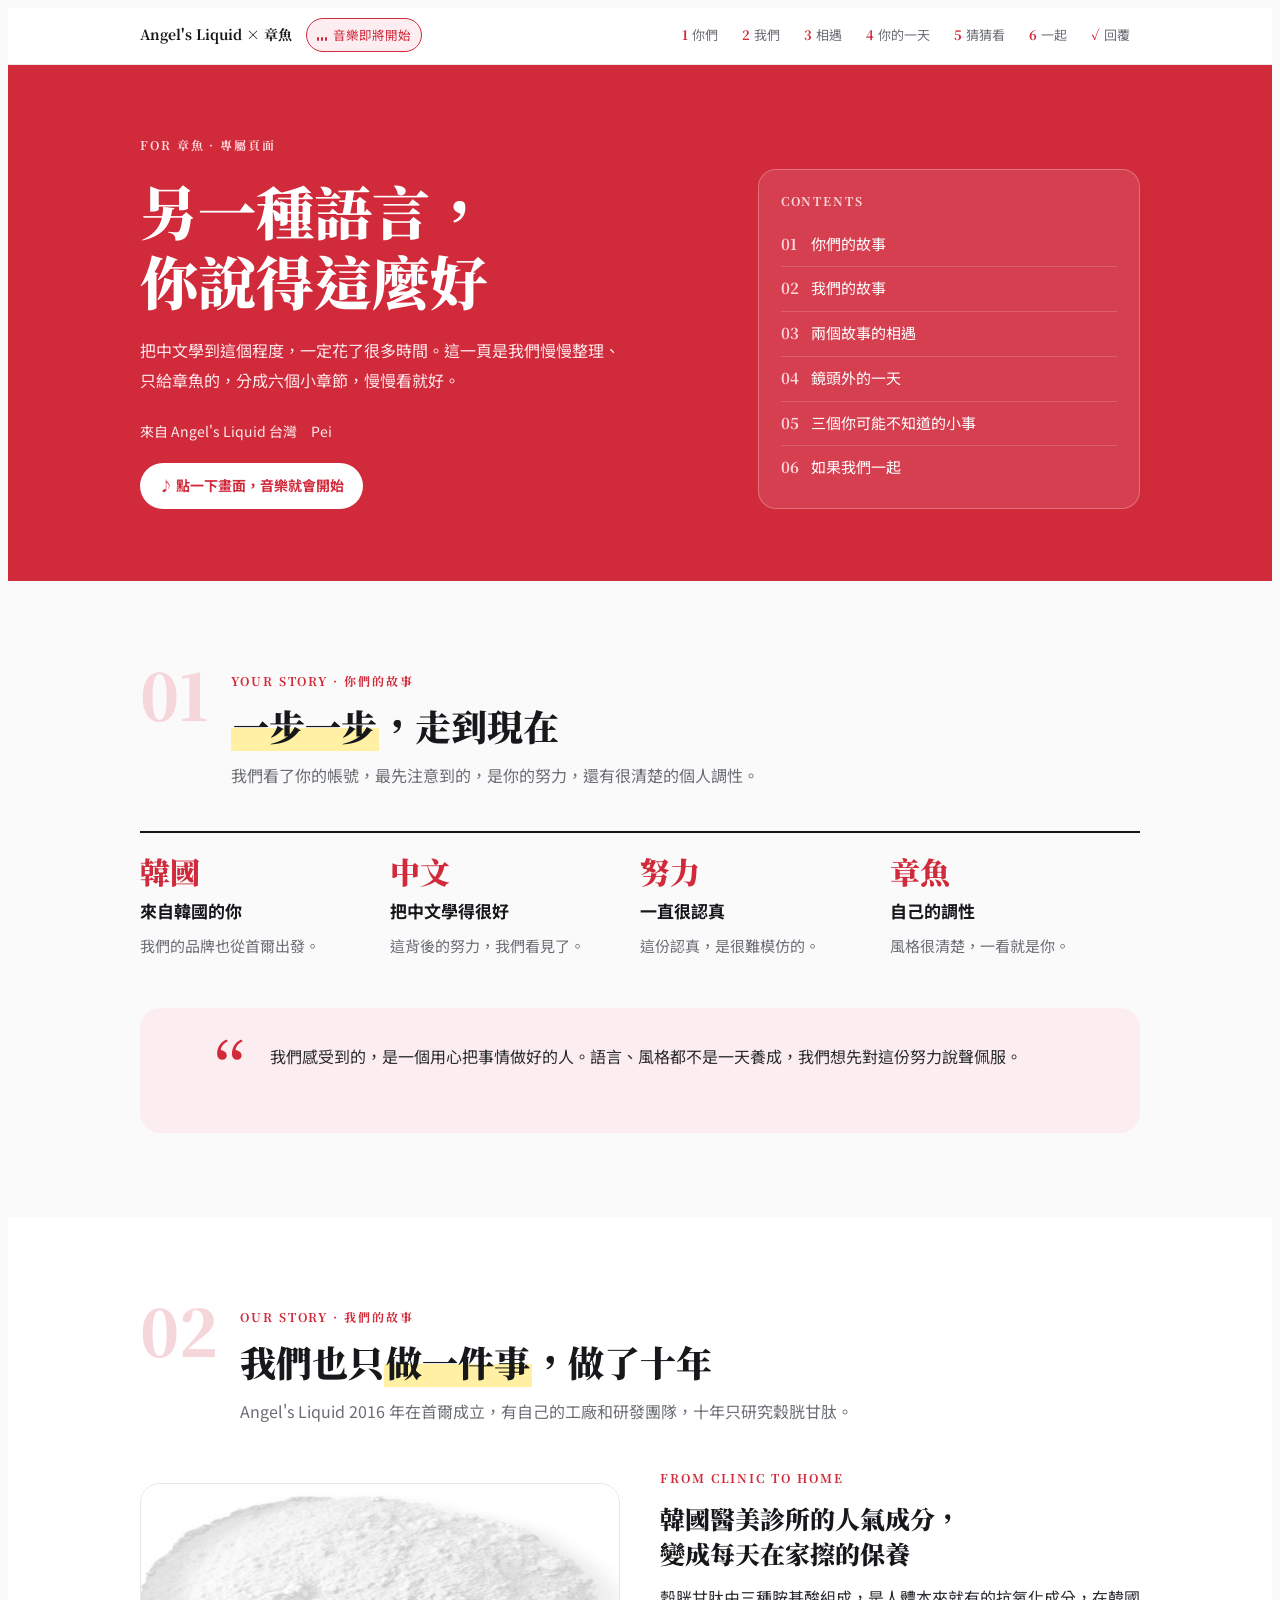
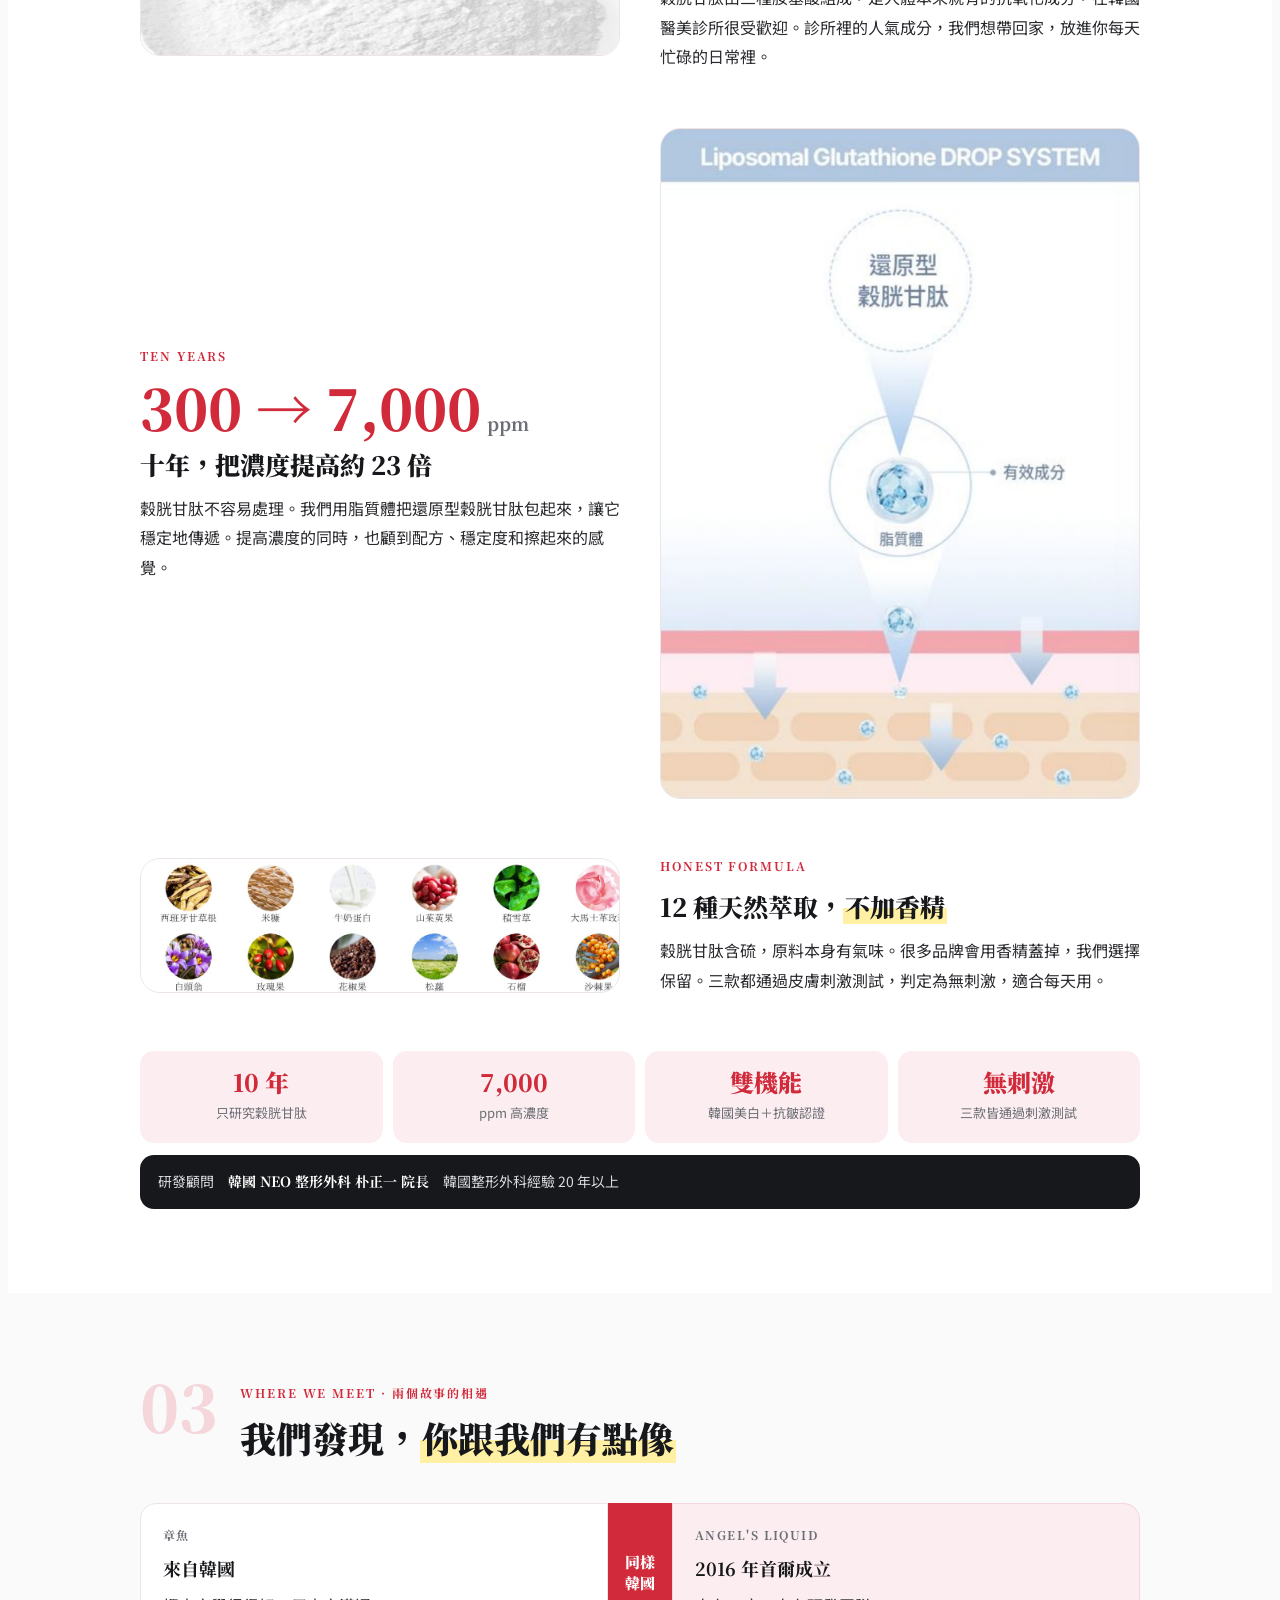
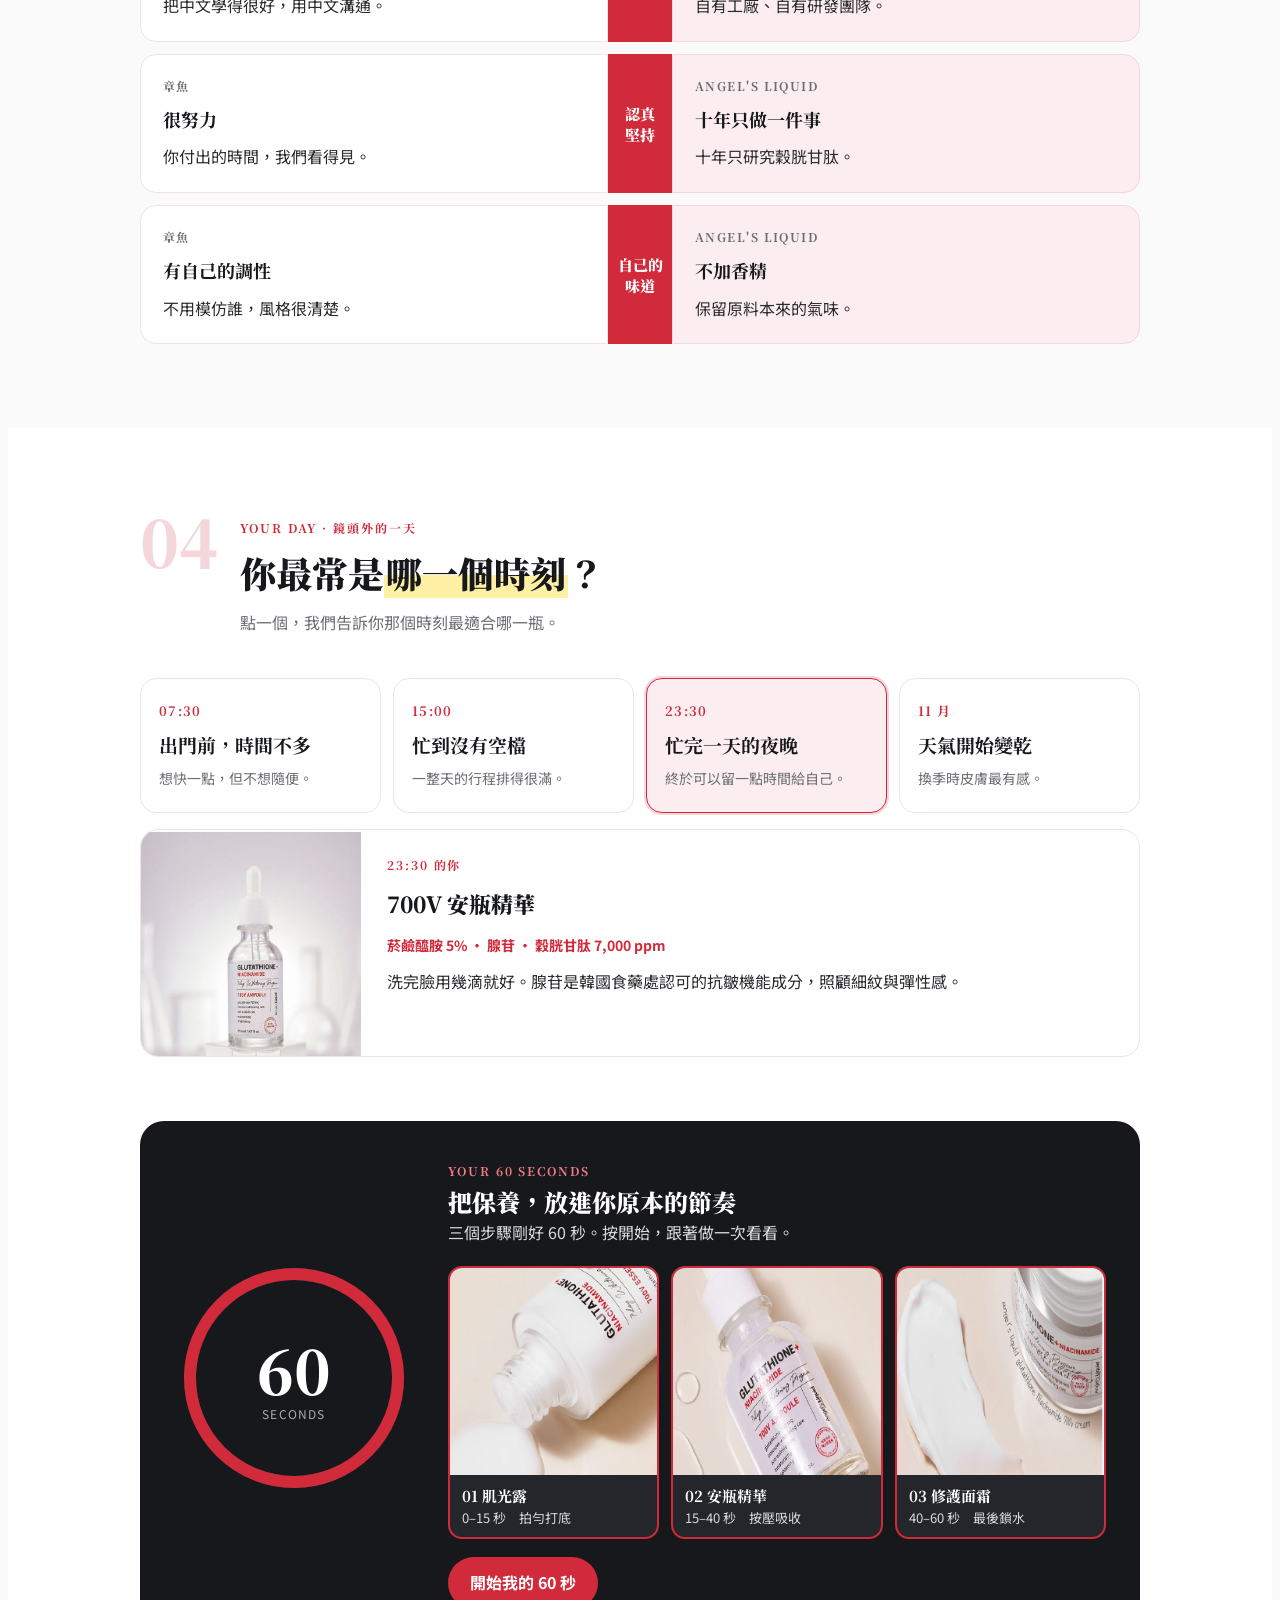
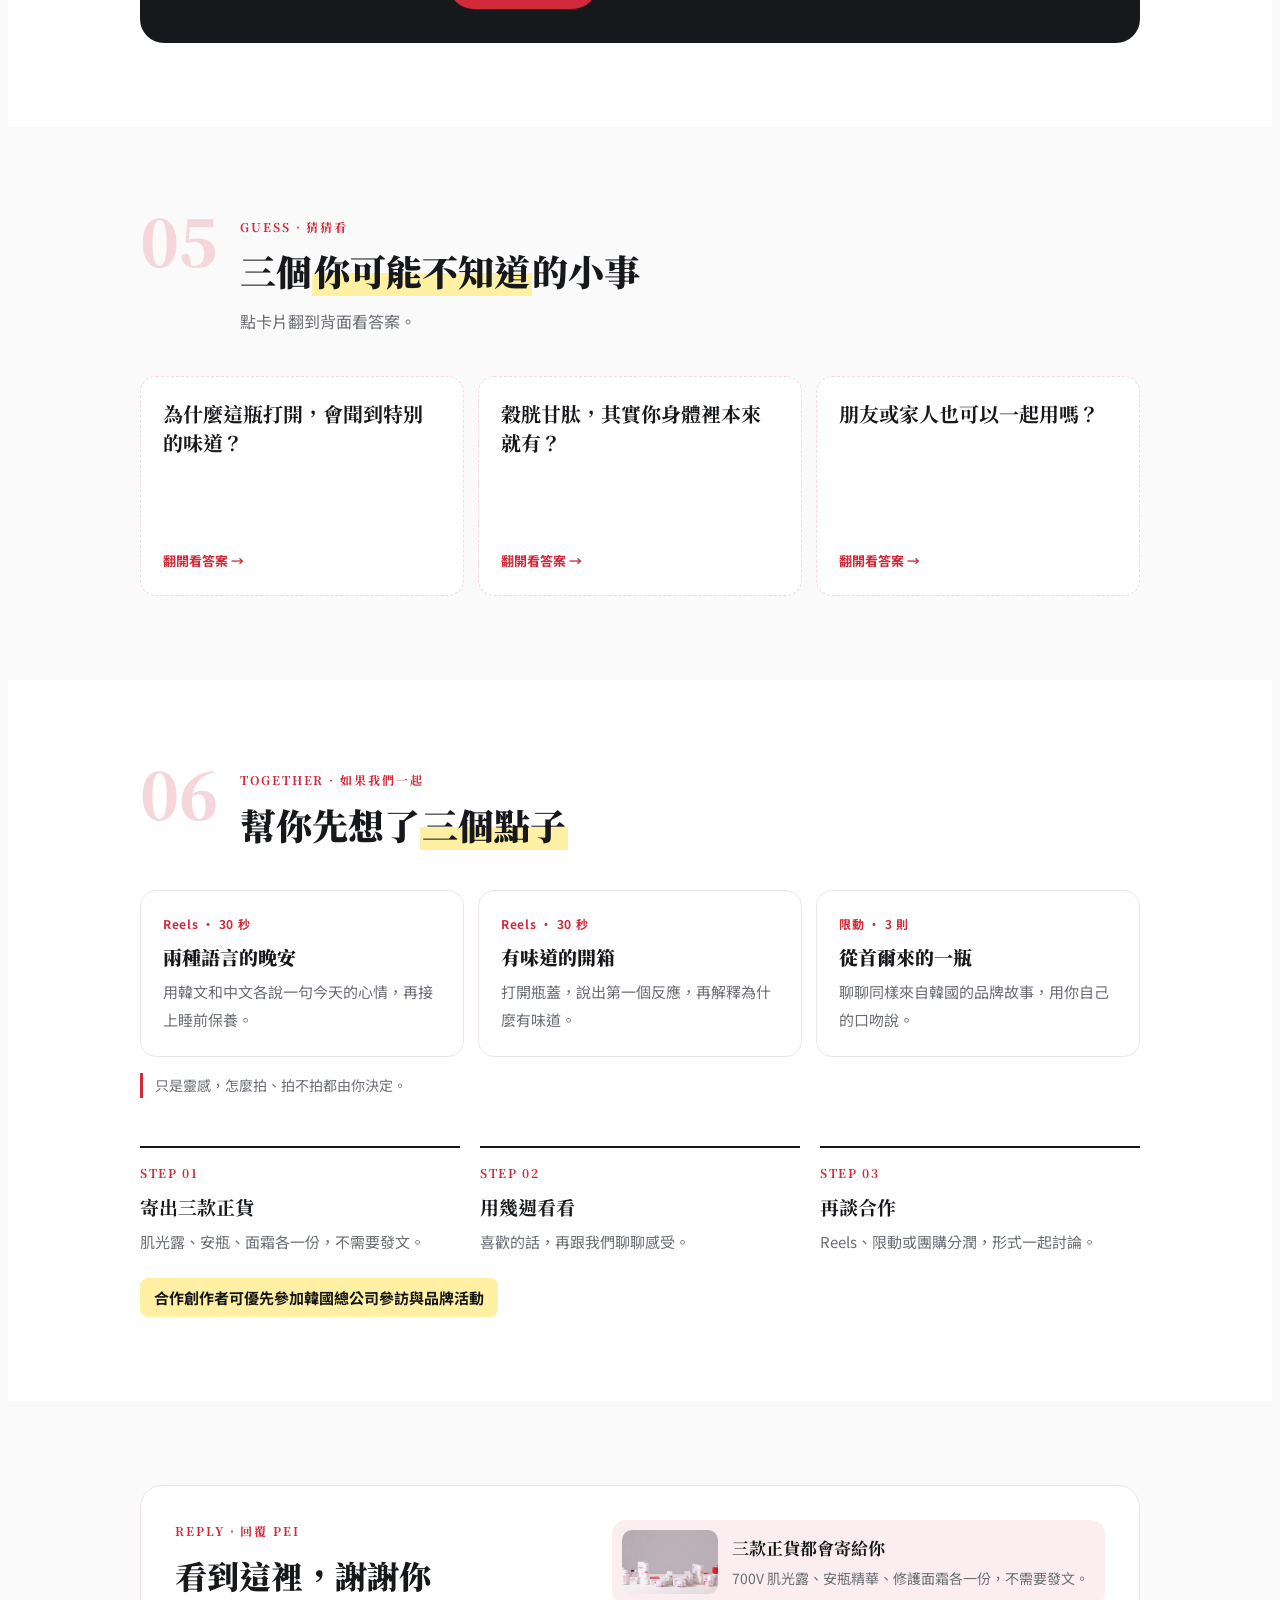
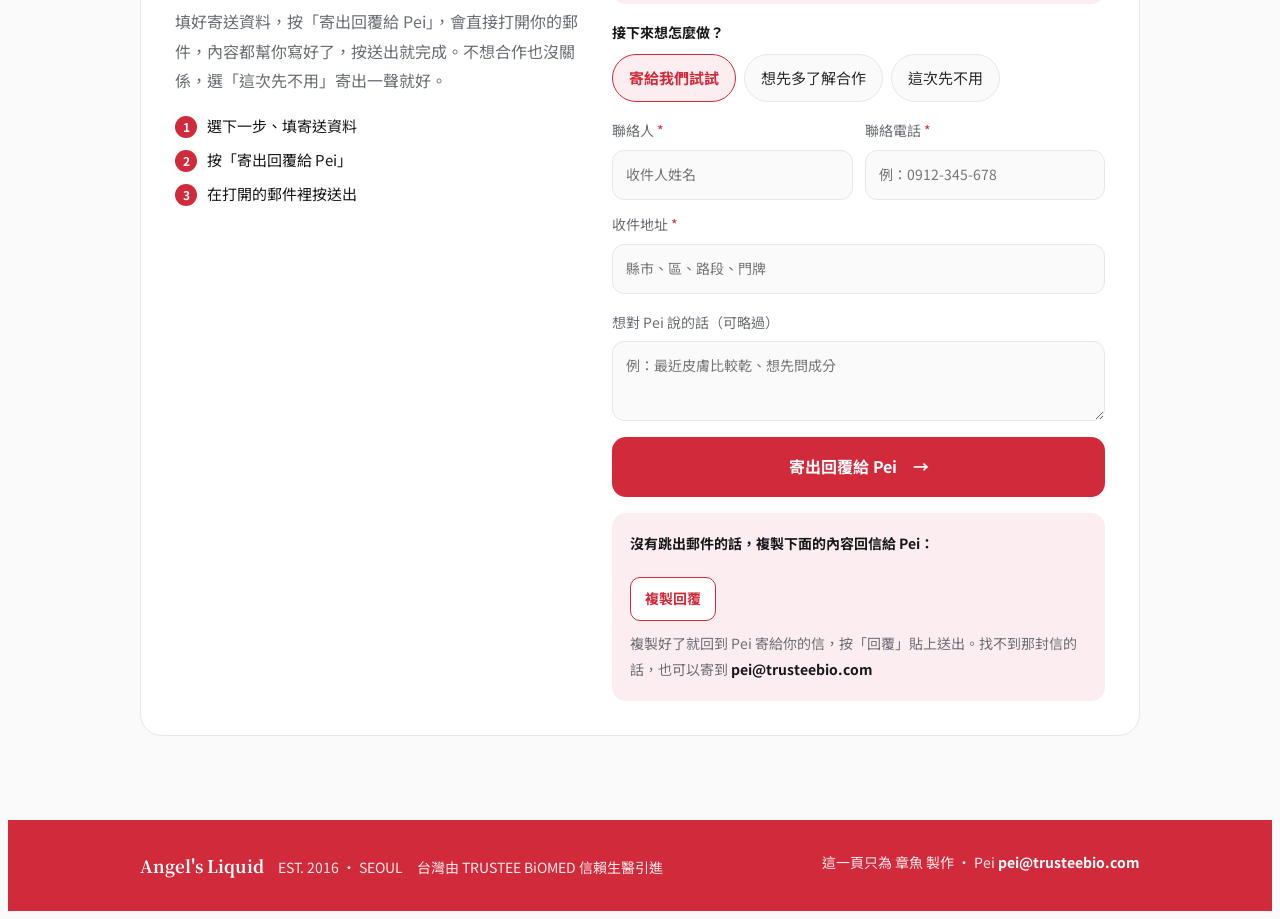
<file: kr-seafood/index.html>
<!doctype html><html lang="zh-Hant"><head><meta charset="utf-8"><meta name="viewport" content="width=device-width,initial-scale=1,viewport-fit=cover"><meta name="robots" content="noindex,nofollow">
<title>給 章魚 的一頁｜Angel&#x27;s Liquid</title><meta name="description" content="把中文學到這個程度，一定花了很多時間。這一頁是我們慢慢整理、只給章魚的，分成六個小章節，慢慢看就好。">
<meta property="og:title" content="給 章魚 的一頁｜Angel&#x27;s Liquid"><meta property="og:description" content="把中文學到這個程度，一定花了很多時間。這一頁是我們慢慢整理、只給章魚的，分成六個小章節，慢慢看就好。"><meta property="og:image" content="https://pei-design.github.io/for/assets/img/group.jpg"><meta property="og:url" content="https://pei-design.github.io/for/kr-seafood/"><meta name="theme-color" content="#D12A3B">
<link rel="preconnect" href="https://fonts.googleapis.com"><link rel="stylesheet" href="https://fonts.googleapis.com/css2?family=Noto+Serif+TC:wght@500;700;900&family=Noto+Sans+TC:wght@400;500;700&display=swap">
<style>/* Layout: a six-chapter booklet for one creator — sticky chapter rail, creator story → brand story → where they meet → her day → guess → collaborate; brand crimson, single light look */
:root{
  --crimson:#D12A3B; --crimson-deep:#A81E2D; --ink:#17181B; --text:#2A2B2F; --muted:#6B6E75;
  --white:#FFFFFF; --page:#FBFAFA; --blush:#FCEEF0; --blush-2:#F4D6DB; --line:#EDE4E6; --marker:#FFF0A3;
  --f-serif:"Noto Serif TC","Songti TC",serif;
  --f-sans:"Noto Sans TC","PingFang TC","Microsoft JhengHei",sans-serif;
  color-scheme:light;
}
*{box-sizing:border-box}
html{scroll-behavior:smooth}
@media (prefers-reduced-motion:reduce){html{scroll-behavior:auto}}
body{background:var(--page);color:var(--text);font-family:var(--f-sans);font-size:16px;line-height:1.85}
body::before{content:"";position:fixed;inset:0 0 auto;height:env(safe-area-inset-top,0px);z-index:10;background:var(--white)}
.band{padding-left:max(16px,env(safe-area-inset-left,0px));padding-right:max(16px,env(safe-area-inset-right,0px))}
.inner{max-width:1000px;margin:0 auto}
h1,h2,h3{font-family:var(--f-serif);color:var(--ink);margin:0;text-wrap:balance;line-height:1.4}
p{margin:0}
img{display:block;max-width:100%}
.label{font-family:var(--f-serif);font-weight:700;font-size:12px;letter-spacing:.16em;text-transform:uppercase;color:var(--crimson)}
mark{background:linear-gradient(transparent 55%,var(--marker) 55%);color:inherit;padding:0 2px;white-space:nowrap}
button{font:inherit}
button:focus-visible,a:focus-visible{outline:2px solid var(--crimson);outline-offset:3px}

/* chapter rail */
.rail{position:sticky;top:env(safe-area-inset-top,0px);z-index:9;background:rgba(255,255,255,.96);border-bottom:1px solid var(--line);backdrop-filter:blur(6px)}
.rail .inner{display:flex;align-items:center;gap:14px;padding-block:10px;overflow-x:auto;scrollbar-width:none}
.rail .inner::-webkit-scrollbar{display:none}
.rail .brand{font-family:var(--f-serif);font-weight:700;color:var(--ink);white-space:nowrap;font-size:14px}
.rail nav{display:flex;gap:4px;margin-left:auto}
.rail a{white-space:nowrap;text-decoration:none;font-size:13px;color:var(--muted);padding:5px 10px;border-radius:999px}
.rail a b{font-family:var(--f-serif);color:var(--crimson);margin-right:4px}
.rail a.on{background:var(--blush);color:var(--crimson);font-weight:700}
.bar{height:2px;background:var(--crimson);width:0;transition:width .15s linear}

/* chapter frame */
.ch{padding-block:84px}
.ch-head{display:grid;grid-template-columns:auto 1fr;gap:22px;align-items:start;margin-bottom:40px;max-width:46em}
.ch-no{font-family:var(--f-serif);font-weight:900;font-size:64px;line-height:.9;color:var(--blush-2)}
.ch-head h2{font-size:clamp(26px,3.8vw,36px);font-weight:900;margin-top:6px}
.ch-head p{color:var(--muted);margin-top:10px}
.alt{background:var(--white)}

/* cover */
.cover{background:var(--crimson);color:var(--white)}
.cover .inner{padding-block:64px 72px;display:grid;grid-template-columns:1.2fr .8fr;gap:44px;align-items:end}
.cover .label{color:#FFD6DB}
.cover h1{color:var(--white);font-size:clamp(34px,5.8vw,58px);font-weight:900;line-height:1.22;margin:16px 0 20px}
.cover p{color:#FFE9EC;max-width:30em}
.toc{background:rgba(255,255,255,.1);border:1px solid rgba(255,255,255,.25);border-radius:18px;padding:20px 22px;display:flex;flex-direction:column;gap:2px}
.toc .label{margin-bottom:8px}
.toc a{display:grid;grid-template-columns:30px 1fr;color:var(--white);text-decoration:none;padding:7px 0;border-top:1px solid rgba(255,255,255,.16);font-size:15px}
.toc a:first-of-type{border-top:0}
.toc a b{font-family:var(--f-serif);color:#FFD6DB}
.toc a:hover span{text-decoration:underline}
.from{margin-top:24px;font-size:14px;color:#FFD6DB}
@media (max-width:800px){.cover .inner{grid-template-columns:1fr}}

/* ch1 timeline */
.tl{list-style:none;margin:0;padding:0;display:grid;grid-template-columns:repeat(4,1fr);border-top:2px solid var(--ink)}
.tl li{padding:20px 18px 0 0;display:flex;flex-direction:column;gap:6px;min-width:0}
.tl .yr{font-family:var(--f-serif);font-weight:900;font-size:30px;color:var(--crimson);font-variant-numeric:tabular-nums;line-height:1.2}
.tl b{color:var(--ink);font-size:17px}
.tl span{font-size:15px;color:var(--muted)}
@media (max-width:800px){.tl{grid-template-columns:1fr 1fr;row-gap:26px}}
@media (max-width:440px){.tl{grid-template-columns:1fr}}
.quote{margin-top:48px;background:var(--blush);border-radius:20px;padding:34px 36px;display:grid;grid-template-columns:auto 1fr;gap:22px}
.quote .q{font-family:var(--f-serif);font-size:72px;line-height:.8;color:var(--crimson)}
.quote blockquote{margin:0;font-family:var(--f-serif);font-weight:700;font-size:clamp(20px,2.8vw,26px);color:var(--ink);line-height:1.6}
.quote cite{display:block;margin-top:10px;font-style:normal;font-size:13px;color:var(--muted)}
.quote p{margin-top:16px}
@media (max-width:560px){.quote{grid-template-columns:1fr;padding:26px}}

/* ch2 brand story: alternating image/text rows */
.rows{display:flex;flex-direction:column;gap:56px}
.row{display:grid;grid-template-columns:1fr 1fr;gap:40px;align-items:center}
.row.flip-r .media{order:2}
.row .media{background:var(--white);border:1px solid var(--line);border-radius:20px;overflow:hidden}
.row .media img{width:100%;height:auto}
.row .txt{display:flex;flex-direction:column;gap:12px}
.row .txt h3{font-size:clamp(21px,2.6vw,25px);font-weight:900}
.row .big{font-family:var(--f-serif);font-weight:900;font-size:clamp(40px,6vw,56px);color:var(--crimson);line-height:1}
.row .big small{font-size:18px;color:var(--muted);font-weight:700;margin-left:6px}
@media (max-width:800px){.row{grid-template-columns:1fr;gap:20px}.row.flip-r .media{order:0}}
.proofs{display:grid;grid-template-columns:repeat(4,1fr);gap:10px;margin-top:56px}
.proof{background:var(--blush);border-radius:14px;padding:16px 12px;text-align:center}
.proof b{display:block;font-family:var(--f-serif);font-weight:900;font-size:24px;color:var(--crimson);line-height:1.25}
.proof span{font-size:13px;color:var(--muted)}
@media (max-width:700px){.proofs{grid-template-columns:1fr 1fr}}
.doc{margin-top:12px;background:var(--ink);color:#D9DADD;border-radius:14px;padding:14px 18px;font-size:14px}
.doc b{color:var(--white);font-family:var(--f-serif)}

/* ch3 meet */
.meet{display:flex;flex-direction:column;gap:12px}
.pair{display:grid;grid-template-columns:1fr 64px 1fr;align-items:stretch;gap:0}
.pair > div{background:var(--white);border:1px solid var(--line);padding:20px 22px;display:flex;flex-direction:column;gap:6px;min-width:0}
.pair .you{border-radius:16px 0 0 16px}
.pair .us{border-radius:0 16px 16px 0;background:var(--blush);border-color:var(--blush-2)}
.pair .mid{background:var(--crimson);border:0;color:var(--white);align-items:center;justify-content:center;font-family:var(--f-serif);font-weight:900;font-size:15px;padding:8px;text-align:center;line-height:1.4}
.pair .who{font-size:12px;letter-spacing:.12em;font-weight:700;color:var(--muted);font-family:var(--f-serif)}
.pair b{font-family:var(--f-serif);font-size:18px;color:var(--ink)}
@media (max-width:640px){.pair{grid-template-columns:1fr}.pair .you{border-radius:16px 16px 0 0}.pair .us{border-radius:0 0 16px 16px}.pair .mid{padding:6px}}

/* ch4 day */
.scenes{display:grid;grid-template-columns:repeat(4,1fr);gap:12px}
.scene{background:var(--white);border:1px solid var(--line);border-radius:16px;padding:20px 18px;text-align:left;cursor:pointer;display:flex;flex-direction:column;gap:8px;color:inherit;min-width:0}
.scene .t{font-family:var(--f-serif);font-size:13px;letter-spacing:.1em;color:var(--crimson);font-weight:700}
.scene b{font-family:var(--f-serif);font-size:19px;color:var(--ink);line-height:1.45}
.scene span{font-size:14px;color:var(--muted)}
.scene[aria-pressed="true"]{border-color:var(--crimson);background:var(--blush);box-shadow:0 0 0 2px var(--blush-2)}
@media (max-width:860px){.scenes{grid-template-columns:1fr 1fr}}

.answer{margin-top:16px;background:var(--white);border:1px solid var(--line);border-radius:18px;overflow:hidden;display:grid;grid-template-columns:220px 1fr}
.answer img{width:100%;height:100%;object-fit:cover;background:#F2F1F3}
.answer .body{padding:24px 26px;display:flex;flex-direction:column;gap:8px;min-width:0}
.answer .name{font-family:var(--f-serif);font-weight:900;font-size:22px;color:var(--ink)}
.answer .spec{font-size:14px;color:var(--crimson);font-weight:700}
@media (max-width:600px){.answer{grid-template-columns:1fr}.answer img{height:220px}}
.routine{margin-top:64px;background:var(--ink);border-radius:24px;padding:34px;display:grid;grid-template-columns:240px 1fr;gap:34px;align-items:center;color:#D9DADD}
.routine h3{color:var(--white);font-size:24px;font-weight:900}
.ring{position:relative;width:100%;max-width:240px;aspect-ratio:1}
.ring svg{width:100%;height:100%;transform:rotate(-90deg)}
.ring .face{position:absolute;inset:0;display:flex;flex-direction:column;align-items:center;justify-content:center;gap:4px}
.ring .sec{font-family:var(--f-serif);font-weight:900;font-size:60px;line-height:1;color:var(--white);font-variant-numeric:tabular-nums}
.ring .face small{font-size:12px;color:#A9ABB1;letter-spacing:.1em}
.rsteps{display:grid;grid-template-columns:repeat(3,1fr);gap:12px;margin-top:18px}
.rstep{border-radius:14px;overflow:hidden;background:#24262B;border:2px solid transparent;transition:border-color .3s,opacity .3s;opacity:.55}
.rstep.on{border-color:var(--crimson);opacity:1}
.rstep img{width:100%;aspect-ratio:1;object-fit:cover}
.rstep div{padding:10px 12px;font-size:13px;line-height:1.5}
.rstep b{display:block;color:var(--white);font-family:var(--f-serif);font-size:15px}
.go{margin-top:18px;background:var(--crimson);color:var(--white);border:0;border-radius:999px;padding:11px 22px;font-weight:700;cursor:pointer}
.go:hover{background:var(--crimson-deep)}
@media (max-width:760px){.routine{grid-template-columns:1fr;padding:24px}.ring{margin:0 auto;max-width:200px}}


/* ch5 flips */
.flips{display:grid;grid-template-columns:repeat(3,1fr);gap:14px}
.flip{perspective:900px;border:0;background:none;padding:0;cursor:pointer;min-height:220px;text-align:left}
.flip .card{position:relative;width:100%;height:100%;min-height:220px;transition:transform .6s;transform-style:preserve-3d}
.flip[aria-pressed="true"] .card{transform:rotateY(180deg)}
.flip .side{position:absolute;inset:0;border-radius:16px;padding:22px;display:flex;flex-direction:column;gap:10px;backface-visibility:hidden;-webkit-backface-visibility:hidden}
.flip .front{background:var(--white);border:1.5px dashed var(--blush-2)}
.flip .front b{font-family:var(--f-serif);font-size:20px;color:var(--ink);line-height:1.45}
.flip .front span{margin-top:auto;font-size:13px;color:var(--crimson);font-weight:700}
.flip .back{background:var(--crimson);color:var(--white);transform:rotateY(180deg)}
.flip .back .t{font-size:12px;letter-spacing:.14em;color:#FFD6DB;font-family:var(--f-serif);font-weight:700}
@media (prefers-reduced-motion:reduce){.flip .card{transition:none}}
@media (max-width:780px){.flips{grid-template-columns:1fr}}

/* ch6 */
.ideas{display:grid;grid-template-columns:repeat(3,1fr);gap:14px}
.idea{background:var(--white);border:1px solid var(--line);border-radius:16px;padding:22px;display:flex;flex-direction:column;gap:8px}
.idea .fmt{font-size:12px;font-weight:700;color:var(--crimson);letter-spacing:.06em}
.idea h3{font-size:19px;font-weight:900}
.idea p{font-size:15px;color:var(--muted)}
.aside{margin-top:16px;font-size:14px;color:var(--muted);border-left:3px solid var(--crimson);padding-left:12px}
@media (max-width:780px){.ideas{grid-template-columns:1fr}}
.steps{list-style:none;margin:48px 0 0;padding:0;display:grid;grid-template-columns:repeat(3,1fr);gap:20px;counter-reset:s}
.steps li{border-top:2px solid var(--ink);padding-top:14px;display:flex;flex-direction:column;gap:4px}
.steps li::before{counter-increment:s;content:"STEP 0" counter(s);font-family:var(--f-serif);font-size:12px;letter-spacing:.14em;color:var(--crimson);font-weight:700}
.steps b{font-family:var(--f-serif);font-size:19px;color:var(--ink)}
.steps span{color:var(--muted);font-size:15px}
.perk{margin-top:22px;display:inline-block;background:var(--marker);color:var(--ink);font-weight:700;padding:6px 14px;border-radius:8px;font-size:15px}
@media (max-width:640px){.steps{grid-template-columns:1fr}}

/* reply */
.reply{background:var(--white);border:1px solid var(--line);border-radius:22px;padding:34px;display:grid;grid-template-columns:.9fr 1.1fr;gap:34px}
@media (max-width:780px){.reply{grid-template-columns:1fr;padding:24px}}
.reply .head{display:flex;flex-direction:column;gap:10px}
.reply .head h2{font-size:clamp(26px,3.6vw,32px);font-weight:900}
.reply .head p{color:var(--muted)}
.reply .form{display:flex;flex-direction:column;gap:16px;min-width:0}
.grp{display:flex;flex-direction:column;gap:8px}
.grp>span{font-size:14px;font-weight:700;color:var(--ink)}
.chips{display:flex;flex-wrap:wrap;gap:8px}
.chip{padding:9px 16px;border-radius:999px;border:1px solid var(--line);background:var(--page);color:var(--text);cursor:pointer;font-size:15px}
.chip[aria-pressed="true"]{border-color:var(--crimson);background:var(--blush);color:var(--crimson);font-weight:700}
label{font-size:14px;color:var(--muted);display:flex;flex-direction:column;gap:6px}
input,textarea{font:inherit;color:var(--text);background:var(--page);border:1px solid var(--line);border-radius:12px;padding:11px 13px;width:100%}
textarea{min-height:80px;resize:vertical}
.send{background:var(--crimson);color:var(--white);border:0;border-radius:14px;padding:15px;font-weight:700;font-size:16px;cursor:pointer}
.send:hover{background:var(--crimson-deep)}
.out{background:var(--blush);border-radius:14px;padding:18px;display:flex;flex-direction:column;gap:10px}
.out pre{margin:0;white-space:pre-wrap;font-family:var(--f-sans);font-size:15px}
.ghost{align-self:flex-start;background:var(--white);border:1px solid var(--crimson);color:var(--crimson);border-radius:10px;padding:8px 14px;cursor:pointer;font-weight:700;font-size:14px}
.addr{font-weight:700;color:var(--ink);user-select:all}
.gift{display:grid;grid-template-columns:96px 1fr;gap:14px;align-items:center;background:var(--blush);border-radius:14px;padding:10px;}
.gift img{width:96px;height:64px;object-fit:cover;border-radius:10px}
.gift b{display:block;font-family:var(--f-serif);color:var(--ink);font-size:17px}
.gift span{font-size:14px;color:var(--muted)}
.ship{display:grid;grid-template-columns:1fr 1fr;gap:12px}
.ship .wide{grid-column:1/-1}
@media (max-width:440px){.ship{grid-template-columns:1fr}}
label em{color:var(--crimson);font-style:normal}
.err{color:var(--crimson);font-size:14px;font-weight:700}
.how{margin:6px 0 0;padding:0;list-style:none;counter-reset:h;display:flex;flex-direction:column;gap:6px}
.how li{counter-increment:h;display:flex;gap:10px;align-items:baseline;font-size:15px;color:var(--ink)}
.how li::before{content:counter(h);flex:none;width:22px;height:22px;border-radius:50%;background:var(--crimson);color:#fff;font-size:12px;font-weight:700;display:inline-flex;align-items:center;justify-content:center}
.ship[hidden]{display:none!important}

footer{background:var(--crimson);color:#FFE9EC}
footer .inner{padding-block:30px;display:flex;justify-content:space-between;flex-wrap:wrap;gap:12px;font-size:14px}
footer b{font-family:var(--f-serif);color:var(--white);font-size:17px}

/* ---------- phone ---------- */
@media (max-width:600px){
  body{font-size:15.5px;line-height:1.8}
  .rail .brand{display:none}
  .rail nav{margin-left:0}
  .rail a{padding:5px 8px}
  .ch{padding-block:52px}
  .ch-head{grid-template-columns:1fr;gap:4px;margin-bottom:26px}
  .ch-no{font-size:40px}
  .ch-head h2{font-size:25px;margin-top:2px}
  .cover .inner{padding-block:40px 44px;gap:28px}
  .cover h1{font-size:30px;line-height:1.3;margin:12px 0 14px}
  .cover h1 span{display:block}
  .toc{padding:14px 16px}
  .toc a{padding:6px 0;font-size:14px}
  .tl{grid-template-columns:1fr 1fr;column-gap:14px;row-gap:18px}
  .tl li{padding:14px 0 0}
  .tl .yr{font-size:24px}
  .tl b{font-size:15px}
  .tl span{font-size:14.5px;line-height:1.65}
  .quote{margin-top:32px;padding:22px 20px;gap:6px}
  .quote .q{font-size:48px}
  .quote blockquote{font-size:19px}
  .rows{gap:36px}
  .row .txt h3{font-size:20px}
  .proofs{margin-top:36px}
  .proof{padding:14px 10px}
  .proof span,.proof small{font-size:13px}
  .proof b{font-size:20px}
  .pair > div{padding:14px 16px}
  .pair b{font-size:16px}
  .scenes{grid-template-columns:1fr 1fr;gap:8px}
  .scene{padding:14px 12px;gap:4px}
  .scene b{font-size:15.5px}
  .scene span{font-size:14px;line-height:1.6}
  .scene .t{font-size:13px}
  .answer img{height:180px}
  .answer .body{padding:18px}
  .routine{margin-top:40px;padding:22px 18px;gap:18px}
  .ring{max-width:160px}
  .ring .sec{font-size:44px}
  .routine h3{font-size:20px}
  .rsteps{grid-template-columns:1fr;gap:8px}
  .rstep{display:grid;grid-template-columns:76px 1fr;align-items:center}
  .rstep img{aspect-ratio:1;height:76px}
  .rstep div{padding:10px 14px;font-size:14px;line-height:1.55}
  .rstep b{font-size:15px}
  .go{width:100%}
  .flip,.flip .card{min-height:150px}
  .flip .side{padding:18px}
  .flip .front b{font-size:18px}
  .idea{padding:18px}
  .steps{margin-top:36px;gap:14px}
  .reply{padding:20px 16px;gap:22px;border-radius:18px}
  .chip{padding:8px 13px;font-size:14px}
  footer .inner{flex-direction:column;gap:6px}
}
@media (max-width:360px){.scenes{grid-template-columns:1fr}}
/* music */
.music{flex:none;display:inline-flex;align-items:center;gap:6px;border:1px solid var(--line);background:var(--white);color:var(--muted);border-radius:999px;padding:4px 10px;font-size:12.5px;cursor:pointer;white-space:nowrap}
.music[aria-pressed="true"]{border-color:var(--crimson);color:var(--crimson);background:var(--blush)}
.eq{display:inline-flex;align-items:flex-end;gap:2px;height:11px}
.eq i{width:2px;height:4px;background:currentColor;border-radius:1px}
.music[aria-pressed="true"] .eq i{animation:eq 1s infinite ease-in-out}
.music[aria-pressed="true"] .eq i:nth-child(2){animation-delay:.2s}.music[aria-pressed="true"] .eq i:nth-child(3){animation-delay:.4s}
@keyframes eq{0%,100%{height:3px}50%{height:11px}}
@media (prefers-reduced-motion:reduce){.music[aria-pressed="true"] .eq i{animation:none;height:8px}}
.music-cta{margin-top:18px;background:rgba(255,255,255,.14);color:#fff;border:1px solid rgba(255,255,255,.4);border-radius:999px;padding:9px 18px;font-size:14px;font-weight:700;cursor:pointer}
.music-cta[aria-pressed="true"]{background:#fff;color:var(--crimson)}
.music-cta:hover{background:rgba(255,255,255,.24)}
@media (max-width:600px){.rail .music{order:-1}}

a.send{display:block;text-align:center;text-decoration:none}
</style></head><body><div id="app"></div>
<script>/* Shared renderer for the creator booklet site. renderSite(d) -> HTML string; bindSite(root,d) wires interactions. */
var SITE_EMAIL='pei@trusteebio.com';
function _e(s){return String(s==null?'':s).replace(/[&<>"]/g,function(c){return {'&':'&amp;','<':'&lt;','>':'&gt;','"':'&quot;'}[c];});}
function _mark(t,m){t=_e(t);if(m){var em=_e(m);var i=t.indexOf(em);if(i>=0)return t.slice(0,i)+'<mark>'+em+'</mark>'+t.slice(i+em.length);}return t;}
function _br(t){return _e(t).replace(/\n/g,'<br>');}
var SITE_PRODUCTS={
  toner:{img:'../assets/img/toner.jpg',name:'700V 肌光露',spec:'150 mL · 化妝水質地 · 菸鹼醯胺'},
  ampoule:{img:'../assets/img/ampoule.jpg',name:'700V 安瓶精華',spec:'菸鹼醯胺 5% · 腺苷 · 穀胱甘肽 7,000 ppm'},
  cream:{img:'../assets/img/cream.jpg',name:'700V 修護面霜',spec:'角鯊烷 · 腺苷 · 柔滑不黏'}
};
function renderSite(d){
  d=d||{};var h=d.hero||{},c1=d.c1||{},c2=d.c2||{},c3=d.c3||{},c4=d.c4||{},c5=d.c5||{},c6=d.c6||{},rp=d.reply||{};
  var name=d.creator_name||'',ch=d.channel||'';
  var scenes=(c4.scenes||[]).slice(0,4),def=Math.min(Math.max(c4.default||0,0),Math.max(scenes.length-1,0));
  var s0=scenes[def]||{},p0=SITE_PRODUCTS[s0.p]||SITE_PRODUCTS.ampoule;
  var head=function(no,en,title,mark,intro){return '<div class="ch-head"><span class="ch-no">'+no+'</span><div><span class="label">'+en+'</span><h2>'+_mark(title,mark)+'</h2>'+(intro?'<p>'+_e(intro)+'</p>':'')+'</div></div>';};
  var o='';
  o+='<div class="rail band"><div class="inner"><span class="brand">Angel\'s Liquid × '+_e(ch||name)+'</span><button class="music" type="button" data-music aria-pressed="false"><span class="eq" aria-hidden="true"><i></i><i></i><i></i></span><span data-music-label>音樂</span></button><nav aria-label="章節">'
   +'<a href="#c1"><b>1</b>你們</a><a href="#c2"><b>2</b>我們</a><a href="#c3"><b>3</b>相遇</a><a href="#c4"><b>4</b>你的一天</a><a href="#c5"><b>5</b>猜猜看</a><a href="#c6"><b>6</b>一起</a><a href="#reply"><b>✓</b>回覆</a></nav></div><div class="bar" data-bar></div></div>';
  o+='<header class="cover band"><div class="inner"><div><span class="label">'+_e(h.eyebrow||('For '+name+' · 專屬頁面'))+'</span><h1>'+_e(h.title_l1||'')+'<br>'+_e(h.title_l2||'')+'</h1><p>'+_e(h.sub||'')+'</p><p class="from">來自 Angel\'s Liquid 台灣　Pei</p><button class="music-cta" type="button" data-music aria-pressed="false">♪ 開啟音樂，慢慢看</button></div>'
   +'<nav class="toc" aria-label="目錄"><span class="label">Contents</span><a href="#c1"><b>01</b><span>你們的故事</span></a><a href="#c2"><b>02</b><span>我們的故事</span></a><a href="#c3"><b>03</b><span>兩個故事的相遇</span></a><a href="#c4"><b>04</b><span>鏡頭外的一天</span></a><a href="#c5"><b>05</b><span>三個你可能不知道的小事</span></a><a href="#c6"><b>06</b><span>如果我們一起</span></a></nav></div></header><main>';
  // 1
  o+='<section class="ch band" id="c1"><div class="inner">'+head('01','Your story · 你們的故事',c1.title,c1.mark,c1.intro)+'<ol class="tl">';
  (c1.timeline||[]).slice(0,4).forEach(function(t){o+='<li><span class="yr">'+_e(t.k)+'</span><b>'+_e(t.b)+'</b><span>'+_e(t.s)+'</span></li>';});
  o+='</ol>';
  if(c1.quote&&c1.quote.text){o+='<div class="quote"><span class="q" aria-hidden="true">“</span><div><blockquote>'+_e(c1.quote.text)+'</blockquote>'+(c1.quote.cite?'<cite>'+_e(c1.quote.cite)+'</cite>':'')+(c1.quote.reflection?'<p>'+_e(c1.quote.reflection)+'</p>':'')+'</div></div>';}
  else if(c1.reflection){o+='<div class="quote"><span class="q" aria-hidden="true">“</span><div><p style="margin:0">'+_e(c1.reflection)+'</p></div></div>';}
  o+='</div></section>';
  // 2
  o+='<section class="ch band alt" id="c2"><div class="inner">'+head('02','Our story · 我們的故事',c2.title||'我們也只做一件事，做了十年',c2.mark||'做一件事',c2.intro||'Angel\'s Liquid 2016 年在首爾成立，自己的工廠、自己的研發團隊，從頭到尾只研究一個成分。')+'<div class="rows">'
   +'<div class="row"><div class="media"><img src="../assets/img/powder.jpg" alt="穀胱甘肽原料粉末"></div><div class="txt"><span class="label">From clinic to home</span><h3>韓國醫美診所的人氣成分，變成每天在家擦的保養</h3><p>穀胱甘肽由三種胺基酸組成，是人體本來就有的抗氧化成分，在韓國醫美診所很受歡迎。'+_e(c2.bridge||'但不是每個人都有時間跑診所。我們想把它帶回家。')+'</p></div></div>'
   +'<div class="row flip-r"><div class="media"><img src="../assets/img/liposome.jpg" alt="脂質體包覆穀胱甘肽示意圖"></div><div class="txt"><span class="label">Ten years</span><span class="big">300 → 7,000<small>ppm</small></span><h3>十年，把濃度提高約 23 倍</h3><p>穀胱甘肽不容易處理。我們用脂質體把還原型穀胱甘肽包起來，讓它穩定地傳遞。提高濃度的同時，也顧到配方、穩定度和擦起來的感覺。</p></div></div>'
   +'<div class="row"><div class="media"><img src="../assets/img/extracts.jpg" alt="12 種天然萃取"></div><div class="txt"><span class="label">Honest formula</span><h3>12 種天然萃取，<mark>不加香精</mark></h3><p>穀胱甘肽含硫，原料本身有氣味。很多品牌會用香精蓋掉，我們選擇保留。三款都通過皮膚刺激測試，判定為無刺激，適合每天用。</p></div></div></div>'
   +'<div class="proofs"><div class="proof"><b>10 年</b><span>只研究穀胱甘肽</span></div><div class="proof"><b>7,000</b><span>ppm 高濃度</span></div><div class="proof"><b>雙機能</b><span>韓國美白＋抗皺認證</span></div><div class="proof"><b>無刺激</b><span>三款皆通過刺激測試</span></div></div>'
   +'<div class="doc">研發顧問　<b>韓國 NEO 整形外科 朴正一 院長</b>　韓國整形外科經驗 20 年以上</div></div></section>';
  // 3
  o+='<section class="ch band" id="c3"><div class="inner">'+head('03','Where we meet · 兩個故事的相遇',c3.title||'我們發現，你們跟我們很像',c3.mark||'你們跟我們很像','')+'<div class="meet">';
  (c3.pairs||[]).slice(0,3).forEach(function(p){o+='<div class="pair"><div class="you"><span class="who">'+_e((ch||name).toUpperCase())+'</span><b>'+_e(p.you_b)+'</b><span>'+_e(p.you_s)+'</span></div><div class="mid">'+_br(p.mid)+'</div><div class="us"><span class="who">ANGEL\'S LIQUID</span><b>'+_e(p.us_b)+'</b><span>'+_e(p.us_s)+'</span></div></div>';});
  o+='</div></div></section>';
  // 4
  o+='<section class="ch band alt" id="c4"><div class="inner">'+head('04','Your day · 鏡頭外的一天',c4.title||'你最常是哪一個時刻？',c4.mark||'哪一個時刻',c4.intro||'點一個，我們告訴你那個時刻最適合哪一瓶。')+'<div class="scenes" role="group" aria-label="選擇一個時刻">';
  scenes.forEach(function(s,i){o+='<button class="scene" type="button" aria-pressed="'+(i===def)+'" data-i="'+i+'"><span class="t">'+_e(s.t)+'</span><b>'+_e(s.b)+'</b><span>'+_e(s.s)+'</span></button>';});
  o+='</div><div class="answer" aria-live="polite"><img data-ans-img src="'+p0.img+'" alt="'+_e(p0.name)+'"><div class="body"><span class="label" data-ans-tag>'+_e(s0.t||'')+' 的你</span><span class="name" data-ans-name>'+_e(p0.name)+'</span><span class="spec" data-ans-spec>'+_e(p0.spec)+'</span><p data-ans-why>'+_e(s0.why||'')+'</p></div></div>';
  o+='<div class="routine"><div class="ring"><svg viewBox="0 0 120 120" aria-hidden="true"><circle cx="60" cy="60" r="52" fill="none" stroke="#2E3035" stroke-width="6"/><circle data-arc cx="60" cy="60" r="52" fill="none" stroke="#D12A3B" stroke-width="6" stroke-linecap="round" stroke-dasharray="326.73" stroke-dashoffset="0"/></svg><div class="face"><span class="sec" data-sec>60</span><small>SECONDS</small></div></div>'
   +'<div><span class="label" style="color:#F07A86">Your 60 seconds</span><h3>'+_e(c4.routine_title||'三個步驟，60 秒保養')+'</h3><p data-rstat>三個步驟剛好 60 秒。按開始，跟著做一次看看。</p><div class="rsteps">'
   +'<div class="rstep on" data-rs><img src="../assets/img/step1.jpg" alt="肌光露質地"><div><b>01 肌光露</b>0–15 秒　拍勻打底</div></div>'
   +'<div class="rstep on" data-rs><img src="../assets/img/step2.jpg" alt="安瓶精華質地"><div><b>02 安瓶精華</b>15–40 秒　按壓吸收</div></div>'
   +'<div class="rstep on" data-rs><img src="../assets/img/step3.jpg" alt="修護面霜質地"><div><b>03 修護面霜</b>40–60 秒　最後鎖水</div></div></div>'
   +'<button class="go" data-timer type="button">開始我的 60 秒</button></div></div></div></section>';
  // 5
  o+='<section class="ch band" id="c5"><div class="inner">'+head('05','Guess · 猜猜看','三個你可能不知道的小事','你可能不知道','點卡片翻到背面看答案。')+'<div class="flips">';
  (c5.flips||[]).slice(0,3).forEach(function(f){o+='<button class="flip" type="button" aria-pressed="false"><div class="card"><div class="side front"><b>'+_e(f.q)+'</b><span>翻開看答案 →</span></div><div class="side back"><span class="t">ANSWER</span><p>'+_e(f.a)+'</p></div></div></button>';});
  o+='</div></div></section>';
  // 6
  o+='<section class="ch band alt" id="c6"><div class="inner">'+head('06','Together · 如果我們一起',c6.title||'幫你們先想了三個拍攝點子',c6.mark||'三個','')+'<div class="ideas">';
  (c6.ideas||[]).slice(0,3).forEach(function(x){o+='<div class="idea"><span class="fmt">'+_e(x.fmt)+'</span><h3>'+_e(x.title)+'</h3><p>'+_e(x.how)+'</p></div>';});
  o+='</div><p class="aside">'+_e(c6.aside||'只是靈感，怎麼拍、拍不拍都由你們決定。')+'</p>'
   +'<ol class="steps"><li><b>寄出三款正貨</b><span>肌光露、安瓶、面霜各一份，不需要發文。</span></li><li><b>用幾週看看</b><span>喜歡的話，再跟我們聊聊感受。</span></li><li><b>再談合作</b><span>Reels、限動或團購分潤，形式一起討論。</span></li></ol>'
   +'<span class="perk">合作創作者可優先參加韓國總公司參訪與品牌活動</span></div></section>';
  // reply
  o+='<section class="ch band" id="reply"><div class="inner"><div class="reply"><div class="head"><span class="label">Reply · 回覆 Pei</span><h2>'+_e(rp.title||'看到這裡，謝謝你')+'</h2>'
   +'<p>填好寄送資料，按「寄出回覆給 Pei」，會直接打開你的郵件，內容都幫你寫好了，按送出就完成。不想合作也沒關係，選「這次先不用」寄出一聲就好。</p>'
   +'<ol class="how"><li>選下一步、填寄送資料</li><li>按「寄出回覆給 Pei」</li><li>在打開的郵件裡按送出</li></ol></div>'
   +'<div class="form"><div class="gift"><img src="../assets/img/group.jpg" alt=""><div><b>三款正貨都會寄給你</b><span>700V 肌光露、安瓶精華、修護面霜各一份，不需要發文。</span></div></div>'
   +'<div class="grp"><span>接下來想怎麼做？</span><div class="chips" role="group" aria-label="下一步"><button class="chip ac" type="button" aria-pressed="true" data-v="send">寄給我們試試</button><button class="chip ac" type="button" aria-pressed="false" data-v="more">想先多了解合作</button><button class="chip ac" type="button" aria-pressed="false" data-v="no">這次先不用</button></div></div>'
   +'<div class="ship" data-ship><label><span>聯絡人 <em>*</em></span><input data-f="name" type="text" autocomplete="name" placeholder="收件人姓名"></label><label><span>聯絡電話 <em>*</em></span><input data-f="phone" type="tel" autocomplete="tel" placeholder="例：0912-345-678"></label><label class="wide"><span>收件地址 <em>*</em></span><input data-f="addr" type="text" autocomplete="street-address" placeholder="縣市、區、路段、門牌"></label></div>'
   +'<p class="err" data-err role="alert" hidden></p><label>想對 Pei 說的話（可略過）<textarea data-f="note" placeholder="例：最近皮膚比較乾、想先問成分"></textarea></label>'
   +'<a class="send" data-make href="mailto:'+SITE_EMAIL+'" target="_blank" rel="noopener" role="button">寄出回覆給 Pei　→</a><div class="out" data-out hidden><p style="font-size:14px;color:var(--ink);font-weight:700;margin:0">沒有跳出郵件的話，複製下面的內容回信給 Pei：</p><pre data-out-text></pre><button class="ghost" data-copy type="button">複製回覆</button><span data-copied style="font-size:13px;color:var(--crimson)" hidden>已複製</span>'
   +'<p style="font-size:14px;color:var(--muted)">複製好了就回到 Pei 寄給你的信，按「回覆」貼上送出。找不到那封信的話，也可以寄到 <span class="addr">'+SITE_EMAIL+'</span></p></div></div></div></div></section></main>';
  o+='<footer class="band"><div class="inner"><span><b>Angel\'s Liquid</b>　EST. 2016 · SEOUL　台灣由 TRUSTEE BiOMED 信賴生醫引進</span><span>這一頁只為 '+_e(ch||name)+' 製作 · Pei <span class="addr" style="color:#fff">'+SITE_EMAIL+'</span></span></div></footer>';
  return o;
}

/* Original ambient music, synthesized live with Web Audio (no audio file, no licensing). */
function SiteMusic(win){
  /* Plays the licensed track "Cafe Lofi" (Pixabay, zephiramusic) from the page's own files: loop, gentle fade in/out. */
  var A=null,on=false,fade=null,TARGET=0.55,cbs=[];
  function el(){ if(!A){ A=new win.Audio('../assets/audio/cafe-lofi.mp3'); A.loop=true; A.preload='auto'; A.volume=0;
      ['play','playing','pause'].forEach(function(ev){A.addEventListener(ev,function(){cbs.forEach(function(f){try{f();}catch(e){}});});}); } return A; }
  function ramp(to,ms,done){ var a=el(); if(fade) win.clearInterval(fade); var from=a.volume,t0=Date.now();
    fade=win.setInterval(function(){ var k=Math.min(1,(Date.now()-t0)/ms); try{a.volume=Math.max(0,Math.min(1,from+(to-from)*k));}catch(e){} if(k>=1){ win.clearInterval(fade); fade=null; if(done) done(); } },50); }
  function tryPlay(){ var a=el(); var p=a.play(); if(p&&p.then){ p.then(function(){ ramp(TARGET,2200); }).catch(function(){}); } else ramp(TARGET,2200); }
  return {
    start:function(){ on=true; tryPlay(); },
    stop:function(){ on=false; if(A) ramp(0,900,function(){ if(!on) A.pause(); }); },
    unlock:function(){ if(on&&(!A||A.paused)) tryPlay(); },
    playing:function(){ return !!(on&&A&&!A.paused); },
    isOn:function(){ return on; },
    onState:function(fn){ if(cbs.indexOf(fn)<0) cbs.push(fn); },
    toggle:function(){ if(on) this.stop(); else this.start(); return on; },
    supported:typeof win.Audio==='function'
  };
}
function bindSite(root,d,win,opts){
  win=win||window;var doc=root.ownerDocument||document;
  var q=function(s){return root.querySelector(s);},qa=function(s){return Array.prototype.slice.call(root.querySelectorAll(s));};
  var scenes=((d.c4||{}).scenes||[]).slice(0,4),sign=(d.reply||{}).sign||d.creator_name||'';
  // rail
  var links=qa('.rail nav a'),bar=q('[data-bar]');
  function onScroll(){var el=doc.documentElement,max=el.scrollHeight-el.clientHeight;if(bar)bar.style.width=(max>0?Math.min(100,el.scrollTop/max*100):0)+'%';var cur=-1;links.forEach(function(a,i){var s=root.querySelector(a.getAttribute('href'));if(s&&s.getBoundingClientRect().top<win.innerHeight*0.4)cur=i;});links.forEach(function(a,i){a.classList.toggle('on',i===cur);});}
  win.addEventListener('scroll',onScroll,{passive:true});onScroll();
  links.concat(qa('.toc a')).forEach(function(a){a.addEventListener('click',function(e){var t=root.querySelector(a.getAttribute('href'));if(t){e.preventDefault();t.scrollIntoView({behavior:'smooth'});}});});

  // music: on by default; browsers only allow sound after the first tap, so it starts on the first interaction anywhere
  opts=opts||{};
  var music=SiteMusic(win),mbtns=qa('[data-music]'),want=!!opts.autoMusic;
  if(!music.supported){mbtns.forEach(function(b){b.hidden=true;});}
  function ui(){var pl=music.playing(),pend=want&&!pl;mbtns.forEach(function(x){x.setAttribute('aria-pressed',want);});
    var l=q('[data-music-label]');if(l)l.textContent=pl?'音樂播放中':(pend?'音樂即將開始':'音樂');
    var c=q('.music-cta');if(c)c.textContent=pl?'♪ 音樂播放中（點一下關閉）':(pend?'♪ 點一下畫面，音樂就會開始':'♪ 開啟音樂，慢慢看');}
  function unlockAll(){ if(want){ music.unlock(); win.setTimeout(ui,120); } if(music.playing()){ ['pointerdown','keydown','touchend'].forEach(function(ev){doc.removeEventListener(ev,unlockAll,true);}); } }
  if(want&&music.supported){ music.start(); music.onState(ui); ['pointerdown','keydown','touchend'].forEach(function(ev){doc.addEventListener(ev,unlockAll,true);}); }
  mbtns.forEach(function(b){b.addEventListener('click',function(){
    if(want&&!music.playing()){ music.unlock(); }
    else if(want){ music.stop(); want=false; }
    else { want=true; music.start(); music.onState(ui); music.unlock(); }
    win.setTimeout(ui,150); ui(); });});
  ui();
  // scenes
  qa('.scene').forEach(function(b){b.addEventListener('click',function(){qa('.scene').forEach(function(x){x.setAttribute('aria-pressed',x===b);});var s=scenes[+b.dataset.i]||{},p=SITE_PRODUCTS[s.p]||SITE_PRODUCTS.ampoule;
    q('[data-ans-img]').src=p.img;q('[data-ans-img]').alt=p.name;q('[data-ans-name]').textContent=p.name;q('[data-ans-spec]').textContent=p.spec;q('[data-ans-why]').textContent=s.why||'';q('[data-ans-tag]').textContent=(s.t||'')+' 的你';});});
  // timer
  var C=326.73,arc=q('[data-arc]'),sec=q('[data-sec]'),btn=q('[data-timer]'),rs=qa('[data-rs]'),raf=null,t0=0;
  var msg=['01 肌光露：倒在手心，輕拍全臉。','02 安瓶精華：兩三滴，按壓到吸收。','03 修護面霜：薄薄一層，把水分鎖住。'];
  function frame(now){var el=Math.min(60,(now-t0)/1000);sec.textContent=Math.ceil(60-el);arc.setAttribute('stroke-dashoffset',String(C*el/60));var i=el<15?0:el<40?1:2;rs.forEach(function(r,k){r.classList.toggle('on',k===i&&el<60);});q('[data-rstat]').textContent=el<60?msg[i]:'完成。今天也辛苦了。';if(el<60)raf=win.requestAnimationFrame(frame);else{raf=null;btn.textContent='再來一次';rs.forEach(function(r){r.classList.add('on');});}}
  if(btn)btn.addEventListener('click',function(){if(raf)win.cancelAnimationFrame(raf);t0=win.performance.now();btn.textContent='進行中…';raf=win.requestAnimationFrame(frame);});
  // flips
  qa('.flip').forEach(function(f){f.addEventListener('click',function(){f.setAttribute('aria-pressed',f.getAttribute('aria-pressed')!=='true');});});
  // reply
  var acs=qa('.ac'),val=function(k){return (q('[data-f="'+k+'"]').value||'').trim();};
  acs.forEach(function(c){c.addEventListener('click',function(){acs.forEach(function(x){x.setAttribute('aria-pressed',x===c);});q('[data-ship]').hidden=c.dataset.v!=='send';q('[data-err]').hidden=true;q('[data-out]').hidden=true;});});
  var subj='Re: 我們把 '+(d.channel||d.creator_name||'')+' 的故事整理成一頁｜Angel\'s Liquid 品牌合作';
  function build(){var v=acs.filter(function(x){return x.getAttribute('aria-pressed')==='true';})[0].dataset.v;
    var n=val('name'),ph=val('phone'),ad=val('addr'),note=val('note'),miss=[];
    if(v==='send')miss=[!n&&'聯絡人',!ph&&'聯絡電話',!ad&&'收件地址'].filter(Boolean);
    var t='Pei 你好，\n\n';
    if(v==='send')t+='我們想試試看三款產品，寄送資料如下：\n聯絡人：'+n+'\n聯絡電話：'+ph+'\n收件地址：'+ad+'\n';
    else if(v==='more')t+='想先多了解合作方式，方便的話再跟我們說說。\n';else t+='這次先不用，謝謝你做的這一頁。\n';
    if(note)t+='\n'+note+'\n';t+='\n'+sign;return {t:t,miss:miss};}
  function refresh(){var r=build();q('[data-make]').setAttribute('href','mailto:'+SITE_EMAIL+'?subject='+encodeURIComponent(subj)+'&body='+encodeURIComponent(r.t));}
  qa('[data-f]').forEach(function(i){i.addEventListener('input',refresh);});acs.forEach(function(c){c.addEventListener('click',refresh);});refresh();
  q('[data-make]').addEventListener('click',function(e){var r=build(),err=q('[data-err]');err.hidden=true;
    if(r.miss.length){e.preventDefault();err.textContent='請填寫'+r.miss.join('、')+'，我們才能寄出。';err.hidden=false;q('[data-out]').hidden=true;return;}
    refresh();q('[data-out-text]').textContent=r.t;q('[data-copied]').hidden=true;win.setTimeout(function(){q('[data-out]').hidden=false;},600);});
  q('[data-copy]').addEventListener('click',function(){var t=q('[data-out-text]').textContent,ok=function(){q('[data-copied]').hidden=false;};var sel=function(){var r=doc.createRange();r.selectNodeContents(q('[data-out-text]'));var s=win.getSelection();s.removeAllRanges();s.addRange(r);};try{win.navigator.clipboard.writeText(t).then(ok,sel);}catch(e){sel();}});
}

(function(){var d={"c1": {"intro": "我們看了你的帳號，最先注意到的，是你的努力，還有很清楚的個人調性。", "mark": "一步一步", "quote": null, "reflection": "我們感受到的，是一個用心把事情做好的人。語言、風格都不是一天養成，我們想先對這份努力說聲佩服。", "timeline": [{"b": "來自韓國的你", "k": "韓國", "s": "我們的品牌也從首爾出發。"}, {"b": "把中文學得很好", "k": "中文", "s": "這背後的努力，我們看見了。"}, {"b": "一直很認真", "k": "努力", "s": "這份認真，是很難模仿的。"}, {"b": "自己的調性", "k": "章魚", "s": "風格很清楚，一看就是你。"}], "title": "一步一步，走到現在"}, "c2": {"bridge": "診所裡的人氣成分，我們想帶回家，放進你每天忙碌的日常裡。", "intro": "Angel's Liquid 2016 年在首爾成立，有自己的工廠和研發團隊，十年只研究穀胱甘肽。", "mark": "做一件事", "title": "我們也只做一件事，做了十年"}, "c3": {"mark": "你跟我們有點像", "pairs": [{"mid": "同樣\n韓國", "us_b": "2016 年首爾成立", "us_s": "自有工廠、自有研發團隊。", "you_b": "來自韓國", "you_s": "把中文學得很好，用中文溝通。"}, {"mid": "認真\n堅持", "us_b": "十年只做一件事", "us_s": "十年只研究穀胱甘肽。", "you_b": "很努力", "you_s": "你付出的時間，我們看得見。"}, {"mid": "自己的\n味道", "us_b": "不加香精", "us_s": "保留原料本來的氣味。", "you_b": "有自己的調性", "you_s": "不用模仿誰，風格很清楚。"}], "title": "我們發現，你跟我們有點像"}, "c4": {"default": 2, "intro": "點一個，我們告訴你那個時刻最適合哪一瓶。", "mark": "哪一個時刻", "routine_title": "把保養，放進你原本的節奏", "scenes": [{"b": "出門前，時間不多", "p": "toner", "s": "想快一點，但不想隨便。", "t": "07:30", "why": "化妝水質地，如水輕盈，大容量好上手，全臉打底只要拍幾下。"}, {"b": "忙到沒有空檔", "p": "ampoule", "s": "一整天的行程排得很滿。", "t": "15:00", "why": "穀胱甘肽 7,000ppm 脂質體包覆，加上菸鹼醯胺 5% 與腺苷，是集中保養的一瓶。"}, {"b": "忙完一天的夜晚", "p": "ampoule", "s": "終於可以留一點時間給自己。", "t": "23:30", "why": "洗完臉用幾滴就好。腺苷是韓國食藥處認可的抗皺機能成分，照顧細紋與彈性感。"}, {"b": "天氣開始變乾", "p": "cream", "s": "換季時皮膚最有感。", "t": "11 月", "why": "添加角鯊烷，質地柔滑不黏，幫忙鎖住水分，適合秋冬當作最後一層。"}], "title": "你最常是哪一個時刻？"}, "c5": {"flips": [{"a": "穀胱甘肽含硫，原料本身就有氣味。我們不加香精，保留原料本來的樣子。", "q": "為什麼這瓶打開，會聞到特別的味道？"}, {"a": "對，它是人體本來就有的抗氧化成分，在韓國醫美診所很受歡迎。我們把它放進每天的保養。", "q": "穀胱甘肽，其實你身體裡本來就有？"}, {"a": "可以。三款產品都通過皮膚刺激測試，判定無刺激，不加香精，一家人共用也沒有負擔。", "q": "朋友或家人也可以一起用嗎？"}]}, "c6": {"aside": "只是靈感，怎麼拍、拍不拍都由你決定。", "ideas": [{"fmt": "Reels · 30 秒", "how": "用韓文和中文各說一句今天的心情，再接上睡前保養。", "title": "兩種語言的晚安"}, {"fmt": "Reels · 30 秒", "how": "打開瓶蓋，說出第一個反應，再解釋為什麼有味道。", "title": "有味道的開箱"}, {"fmt": "限動 · 3 則", "how": "聊聊同樣來自韓國的品牌故事，用你自己的口吻說。", "title": "從首爾來的一瓶"}], "mark": "三個點子", "title": "幫你先想了三個點子"}, "channel": "章魚", "creator_name": "章魚", "email": {"greeting": "章魚你好，", "opening": "我是 Angel's Liquid 台灣的 Pei。之前寄過一封比較長的信，這次想換個方式，花時間把你的故事整理成只給你的一頁。", "subject": "我們把 章魚 的故事整理成一頁｜Angel's Liquid 品牌合作"}, "hero": {"eyebrow": "For 章魚 · 專屬頁面", "sub": "把中文學到這個程度，一定花了很多時間。這一頁是我們慢慢整理、只給章魚的，分成六個小章節，慢慢看就好。", "title_l1": "另一種語言，", "title_l2": "你說得這麼好"}, "reply": {"sign": "章魚", "title": "看到這裡，謝謝你"}, "slug": "kr-seafood"};var app=document.getElementById('app');app.innerHTML=renderSite(d);bindSite(app,d,window,{autoMusic:true});})();
</script></body></html>
</file>
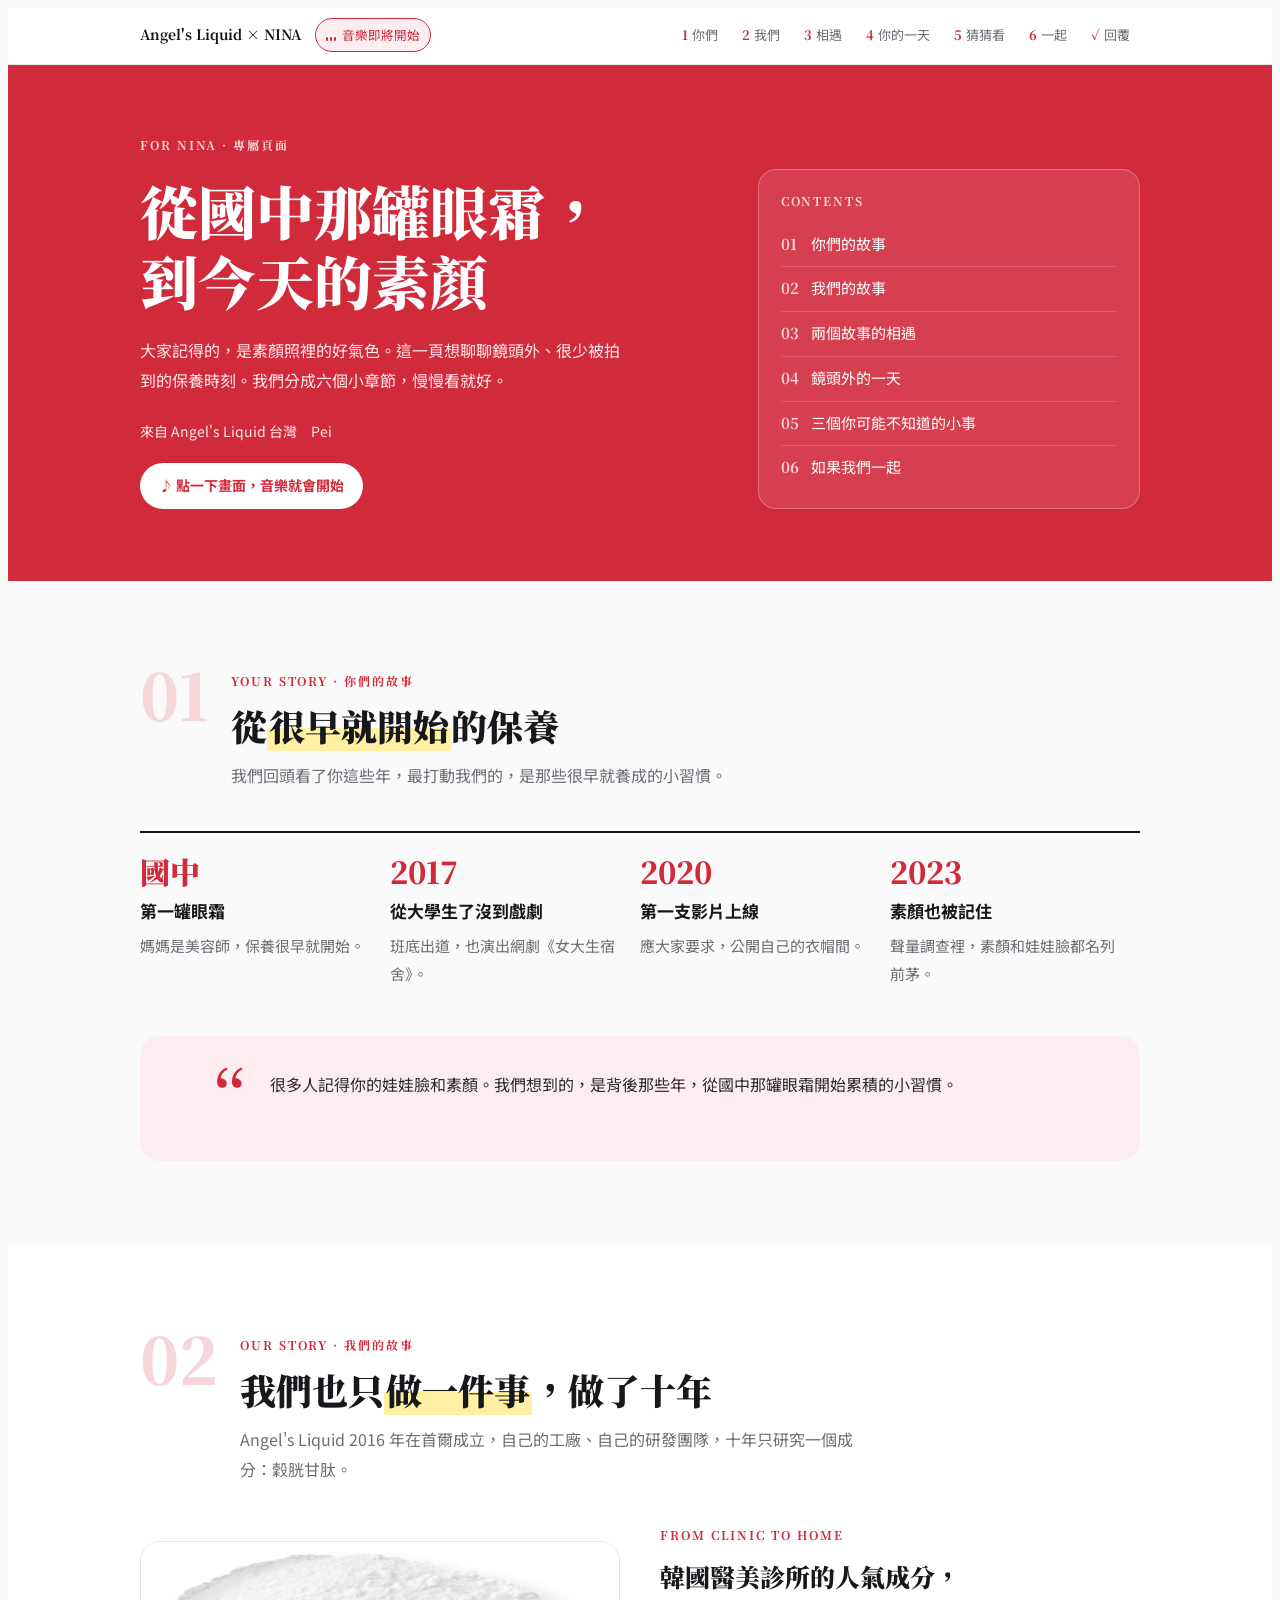
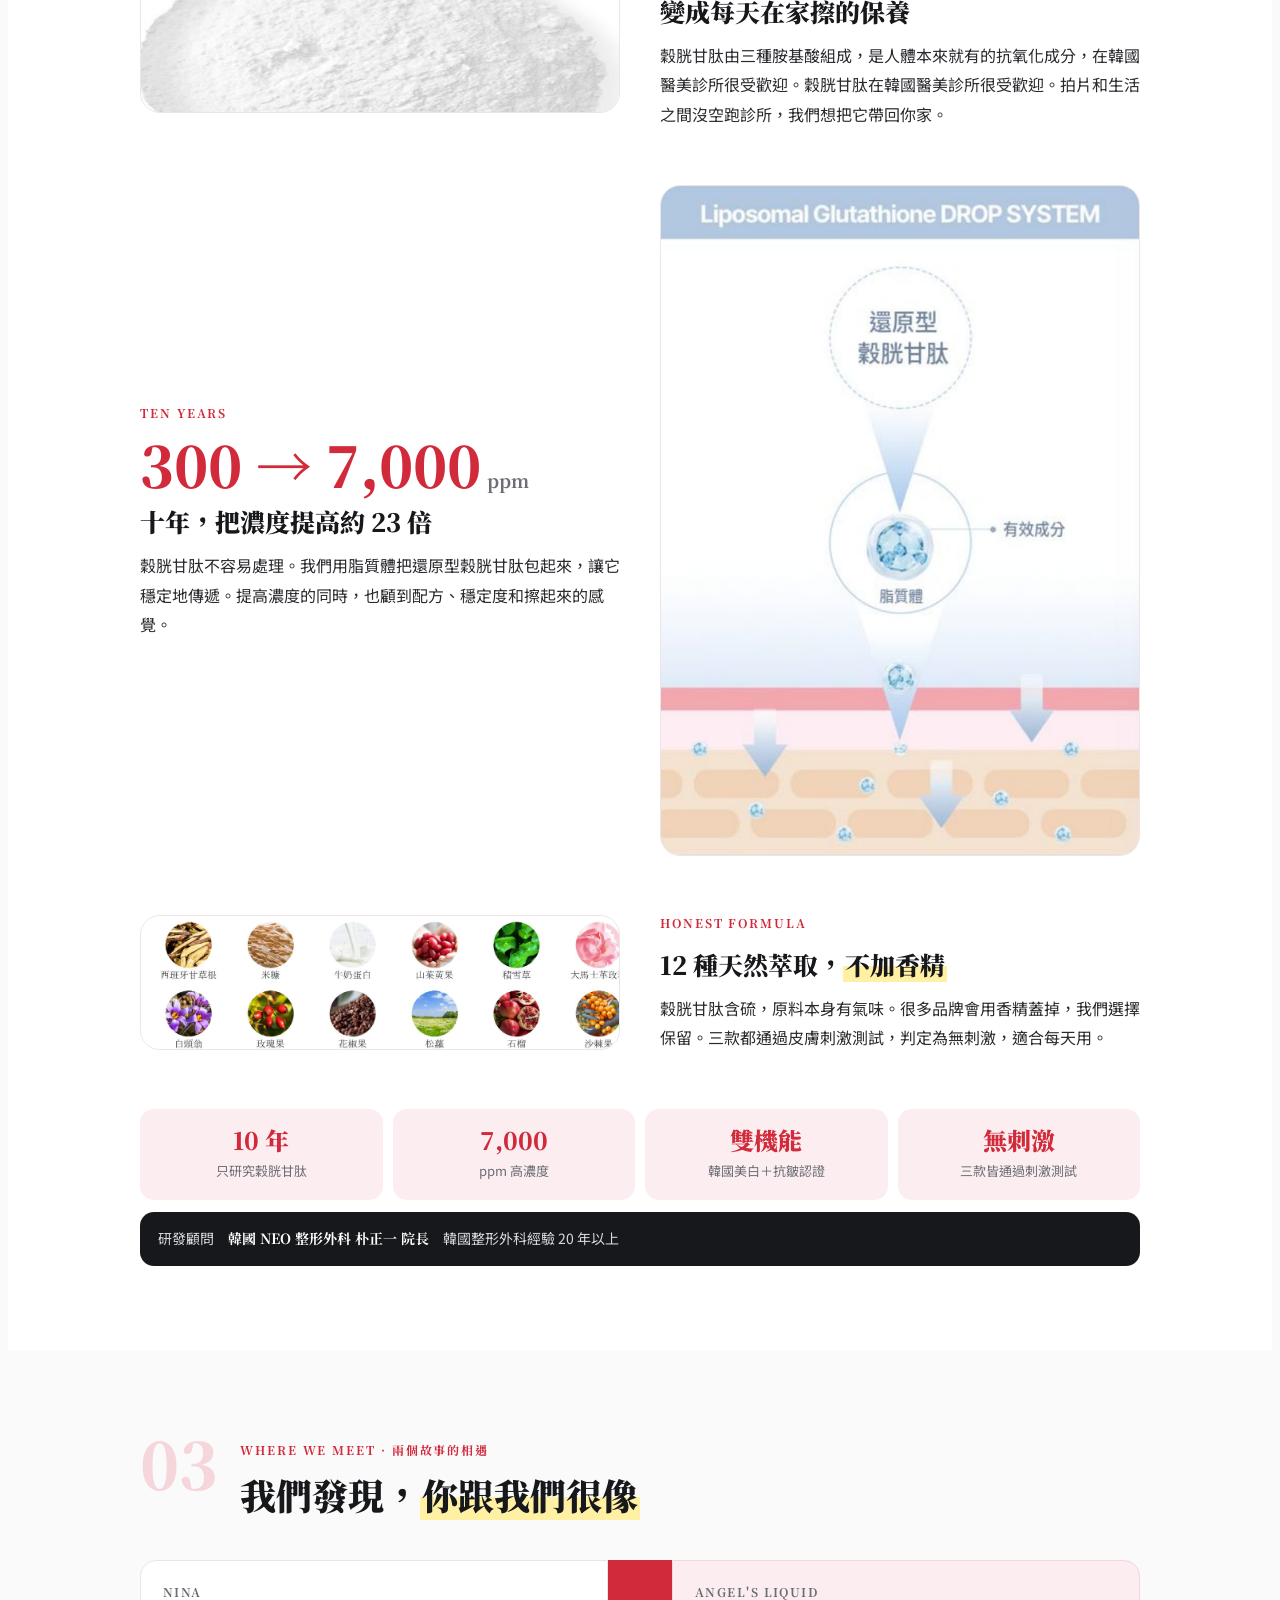
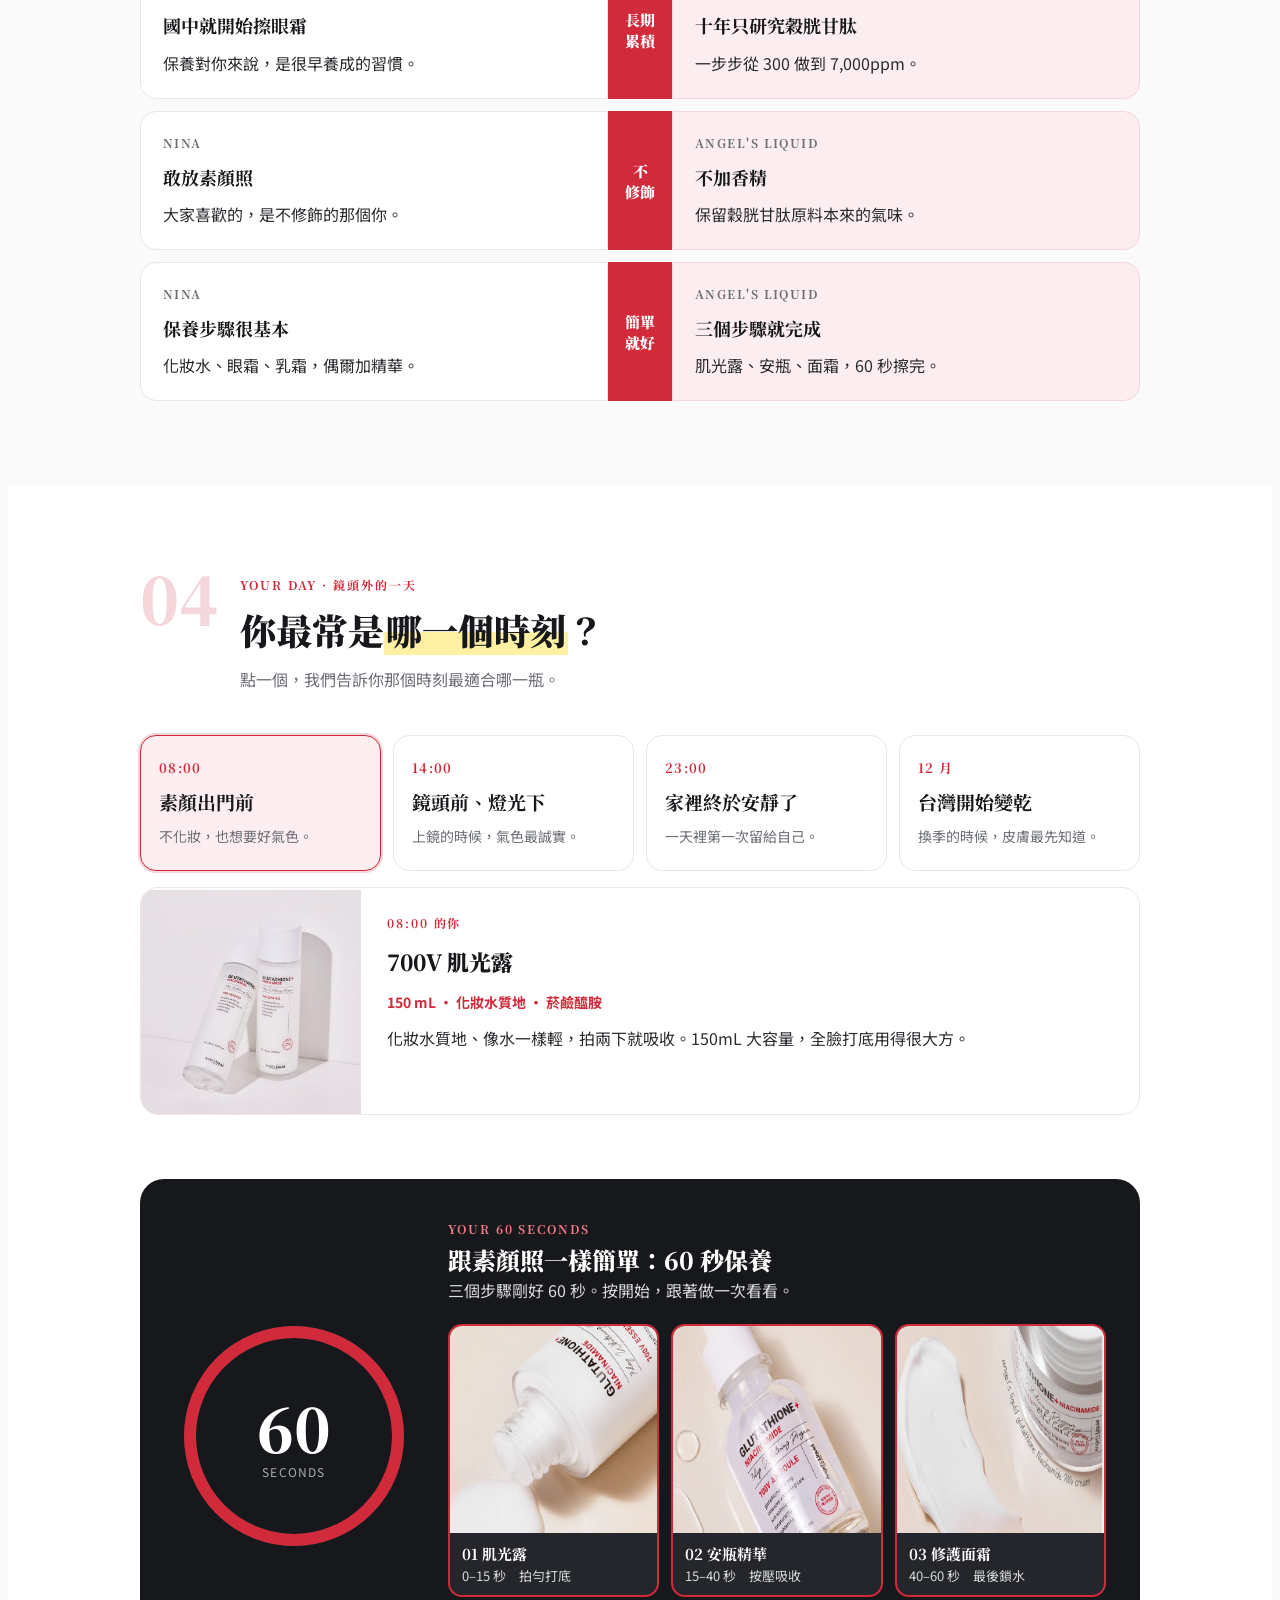
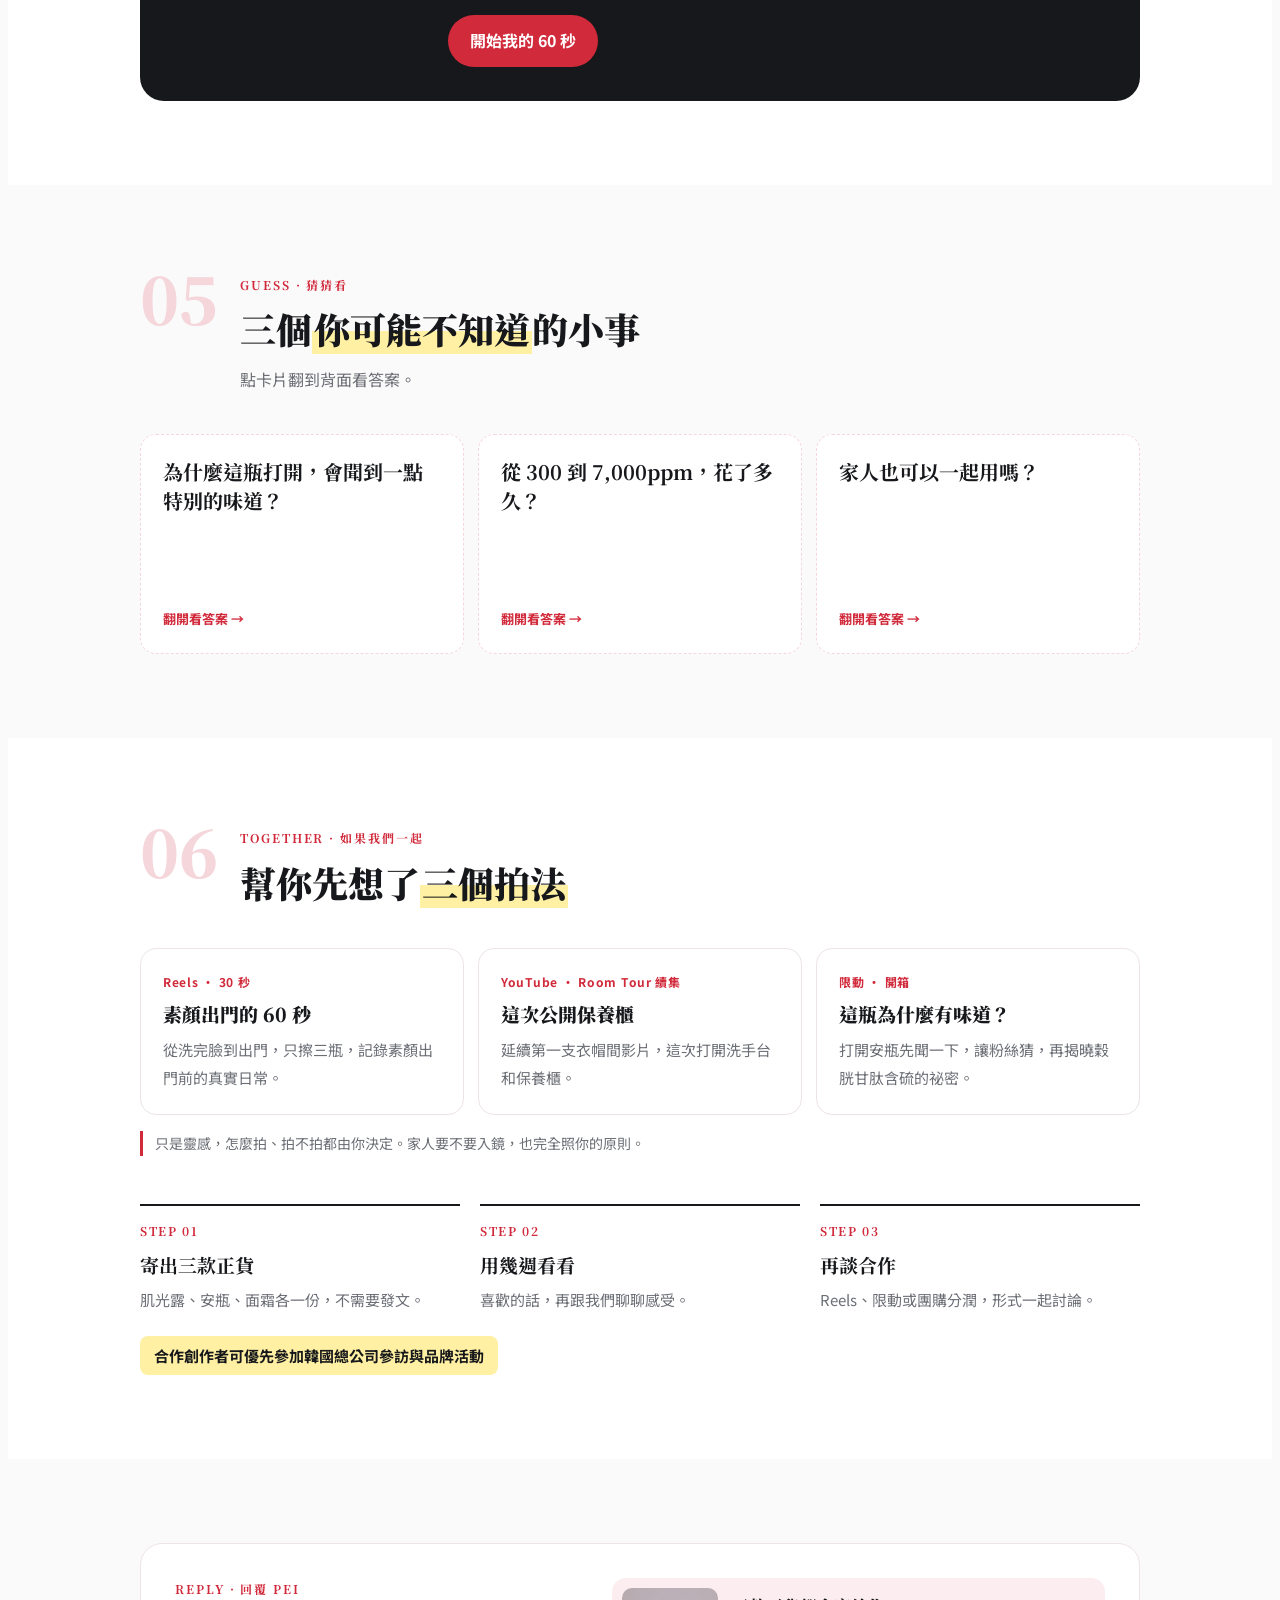
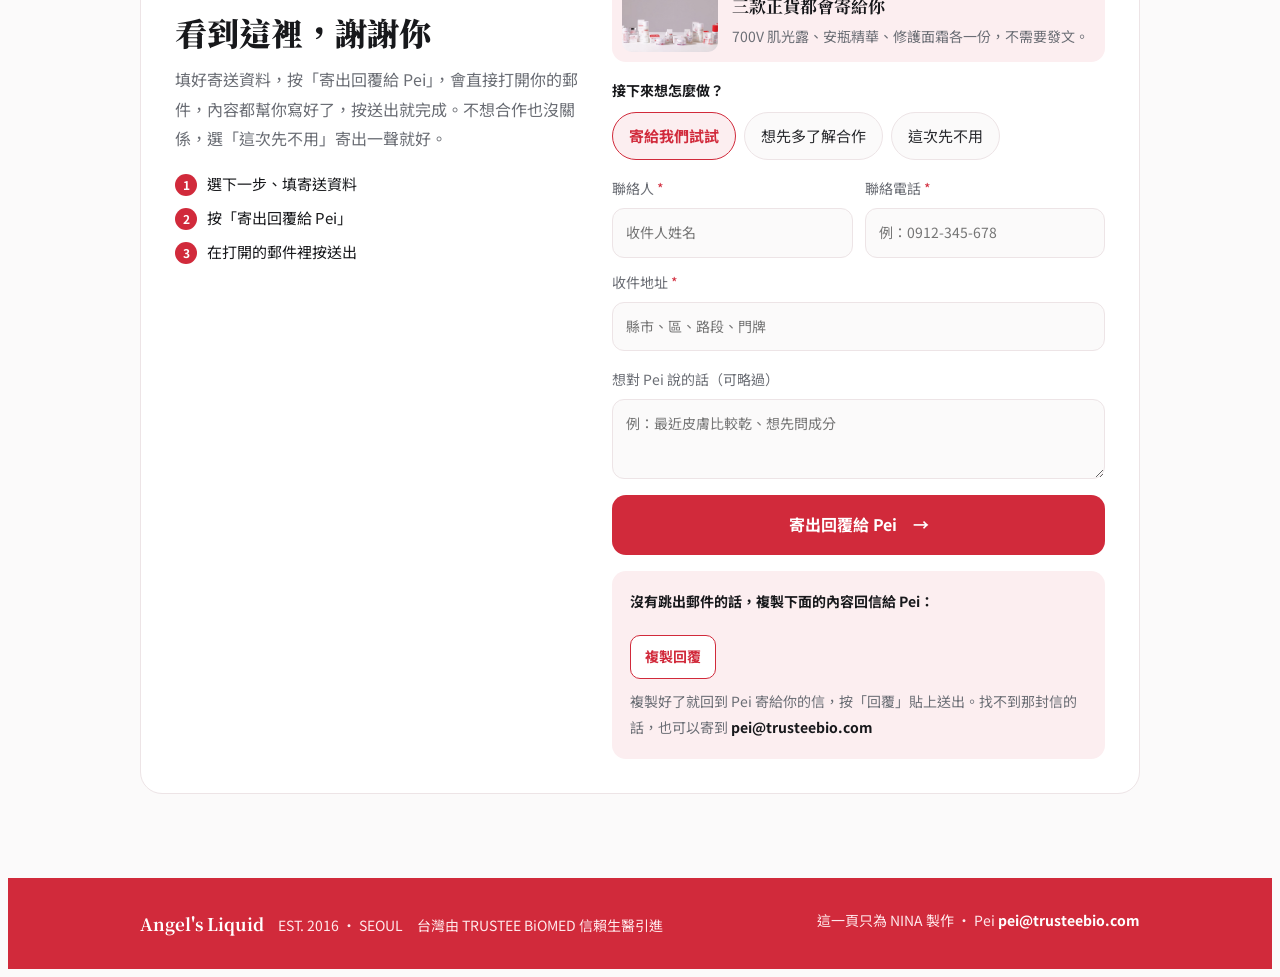
<file: ninaxxya/index.html>
<!doctype html><html lang="zh-Hant"><head><meta charset="utf-8"><meta name="viewport" content="width=device-width,initial-scale=1,viewport-fit=cover"><meta name="robots" content="noindex,nofollow">
<title>給 Nina 的一頁｜Angel&#x27;s Liquid</title><meta name="description" content="大家記得的，是素顏照裡的好氣色。這一頁想聊聊鏡頭外、很少被拍到的保養時刻。我們分成六個小章節，慢慢看就好。">
<meta property="og:title" content="給 Nina 的一頁｜Angel&#x27;s Liquid"><meta property="og:description" content="大家記得的，是素顏照裡的好氣色。這一頁想聊聊鏡頭外、很少被拍到的保養時刻。我們分成六個小章節，慢慢看就好。"><meta property="og:image" content="https://pei-design.github.io/for/assets/img/group.jpg"><meta property="og:url" content="https://pei-design.github.io/for/ninaxxya/"><meta name="theme-color" content="#D12A3B">
<link rel="preconnect" href="https://fonts.googleapis.com"><link rel="stylesheet" href="https://fonts.googleapis.com/css2?family=Noto+Serif+TC:wght@500;700;900&family=Noto+Sans+TC:wght@400;500;700&display=swap">
<style>/* Layout: a six-chapter booklet for one creator — sticky chapter rail, creator story → brand story → where they meet → her day → guess → collaborate; brand crimson, single light look */
:root{
  --crimson:#D12A3B; --crimson-deep:#A81E2D; --ink:#17181B; --text:#2A2B2F; --muted:#6B6E75;
  --white:#FFFFFF; --page:#FBFAFA; --blush:#FCEEF0; --blush-2:#F4D6DB; --line:#EDE4E6; --marker:#FFF0A3;
  --f-serif:"Noto Serif TC","Songti TC",serif;
  --f-sans:"Noto Sans TC","PingFang TC","Microsoft JhengHei",sans-serif;
  color-scheme:light;
}
*{box-sizing:border-box}
html{scroll-behavior:smooth}
@media (prefers-reduced-motion:reduce){html{scroll-behavior:auto}}
body{background:var(--page);color:var(--text);font-family:var(--f-sans);font-size:16px;line-height:1.85}
body::before{content:"";position:fixed;inset:0 0 auto;height:env(safe-area-inset-top,0px);z-index:10;background:var(--white)}
.band{padding-left:max(16px,env(safe-area-inset-left,0px));padding-right:max(16px,env(safe-area-inset-right,0px))}
.inner{max-width:1000px;margin:0 auto}
h1,h2,h3{font-family:var(--f-serif);color:var(--ink);margin:0;text-wrap:balance;line-height:1.4}
p{margin:0}
img{display:block;max-width:100%}
.label{font-family:var(--f-serif);font-weight:700;font-size:12px;letter-spacing:.16em;text-transform:uppercase;color:var(--crimson)}
mark{background:linear-gradient(transparent 55%,var(--marker) 55%);color:inherit;padding:0 2px;white-space:nowrap}
button{font:inherit}
button:focus-visible,a:focus-visible{outline:2px solid var(--crimson);outline-offset:3px}

/* chapter rail */
.rail{position:sticky;top:env(safe-area-inset-top,0px);z-index:9;background:rgba(255,255,255,.96);border-bottom:1px solid var(--line);backdrop-filter:blur(6px)}
.rail .inner{display:flex;align-items:center;gap:14px;padding-block:10px;overflow-x:auto;scrollbar-width:none}
.rail .inner::-webkit-scrollbar{display:none}
.rail .brand{font-family:var(--f-serif);font-weight:700;color:var(--ink);white-space:nowrap;font-size:14px}
.rail nav{display:flex;gap:4px;margin-left:auto}
.rail a{white-space:nowrap;text-decoration:none;font-size:13px;color:var(--muted);padding:5px 10px;border-radius:999px}
.rail a b{font-family:var(--f-serif);color:var(--crimson);margin-right:4px}
.rail a.on{background:var(--blush);color:var(--crimson);font-weight:700}
.bar{height:2px;background:var(--crimson);width:0;transition:width .15s linear}

/* chapter frame */
.ch{padding-block:84px}
.ch-head{display:grid;grid-template-columns:auto 1fr;gap:22px;align-items:start;margin-bottom:40px;max-width:46em}
.ch-no{font-family:var(--f-serif);font-weight:900;font-size:64px;line-height:.9;color:var(--blush-2)}
.ch-head h2{font-size:clamp(26px,3.8vw,36px);font-weight:900;margin-top:6px}
.ch-head p{color:var(--muted);margin-top:10px}
.alt{background:var(--white)}

/* cover */
.cover{background:var(--crimson);color:var(--white)}
.cover .inner{padding-block:64px 72px;display:grid;grid-template-columns:1.2fr .8fr;gap:44px;align-items:end}
.cover .label{color:#FFD6DB}
.cover h1{color:var(--white);font-size:clamp(34px,5.8vw,58px);font-weight:900;line-height:1.22;margin:16px 0 20px}
.cover p{color:#FFE9EC;max-width:30em}
.toc{background:rgba(255,255,255,.1);border:1px solid rgba(255,255,255,.25);border-radius:18px;padding:20px 22px;display:flex;flex-direction:column;gap:2px}
.toc .label{margin-bottom:8px}
.toc a{display:grid;grid-template-columns:30px 1fr;color:var(--white);text-decoration:none;padding:7px 0;border-top:1px solid rgba(255,255,255,.16);font-size:15px}
.toc a:first-of-type{border-top:0}
.toc a b{font-family:var(--f-serif);color:#FFD6DB}
.toc a:hover span{text-decoration:underline}
.from{margin-top:24px;font-size:14px;color:#FFD6DB}
@media (max-width:800px){.cover .inner{grid-template-columns:1fr}}

/* ch1 timeline */
.tl{list-style:none;margin:0;padding:0;display:grid;grid-template-columns:repeat(4,1fr);border-top:2px solid var(--ink)}
.tl li{padding:20px 18px 0 0;display:flex;flex-direction:column;gap:6px;min-width:0}
.tl .yr{font-family:var(--f-serif);font-weight:900;font-size:30px;color:var(--crimson);font-variant-numeric:tabular-nums;line-height:1.2}
.tl b{color:var(--ink);font-size:17px}
.tl span{font-size:15px;color:var(--muted)}
@media (max-width:800px){.tl{grid-template-columns:1fr 1fr;row-gap:26px}}
@media (max-width:440px){.tl{grid-template-columns:1fr}}
.quote{margin-top:48px;background:var(--blush);border-radius:20px;padding:34px 36px;display:grid;grid-template-columns:auto 1fr;gap:22px}
.quote .q{font-family:var(--f-serif);font-size:72px;line-height:.8;color:var(--crimson)}
.quote blockquote{margin:0;font-family:var(--f-serif);font-weight:700;font-size:clamp(20px,2.8vw,26px);color:var(--ink);line-height:1.6}
.quote cite{display:block;margin-top:10px;font-style:normal;font-size:13px;color:var(--muted)}
.quote p{margin-top:16px}
@media (max-width:560px){.quote{grid-template-columns:1fr;padding:26px}}

/* ch2 brand story: alternating image/text rows */
.rows{display:flex;flex-direction:column;gap:56px}
.row{display:grid;grid-template-columns:1fr 1fr;gap:40px;align-items:center}
.row.flip-r .media{order:2}
.row .media{background:var(--white);border:1px solid var(--line);border-radius:20px;overflow:hidden}
.row .media img{width:100%;height:auto}
.row .txt{display:flex;flex-direction:column;gap:12px}
.row .txt h3{font-size:clamp(21px,2.6vw,25px);font-weight:900}
.row .big{font-family:var(--f-serif);font-weight:900;font-size:clamp(40px,6vw,56px);color:var(--crimson);line-height:1}
.row .big small{font-size:18px;color:var(--muted);font-weight:700;margin-left:6px}
@media (max-width:800px){.row{grid-template-columns:1fr;gap:20px}.row.flip-r .media{order:0}}
.proofs{display:grid;grid-template-columns:repeat(4,1fr);gap:10px;margin-top:56px}
.proof{background:var(--blush);border-radius:14px;padding:16px 12px;text-align:center}
.proof b{display:block;font-family:var(--f-serif);font-weight:900;font-size:24px;color:var(--crimson);line-height:1.25}
.proof span{font-size:13px;color:var(--muted)}
@media (max-width:700px){.proofs{grid-template-columns:1fr 1fr}}
.doc{margin-top:12px;background:var(--ink);color:#D9DADD;border-radius:14px;padding:14px 18px;font-size:14px}
.doc b{color:var(--white);font-family:var(--f-serif)}

/* ch3 meet */
.meet{display:flex;flex-direction:column;gap:12px}
.pair{display:grid;grid-template-columns:1fr 64px 1fr;align-items:stretch;gap:0}
.pair > div{background:var(--white);border:1px solid var(--line);padding:20px 22px;display:flex;flex-direction:column;gap:6px;min-width:0}
.pair .you{border-radius:16px 0 0 16px}
.pair .us{border-radius:0 16px 16px 0;background:var(--blush);border-color:var(--blush-2)}
.pair .mid{background:var(--crimson);border:0;color:var(--white);align-items:center;justify-content:center;font-family:var(--f-serif);font-weight:900;font-size:15px;padding:8px;text-align:center;line-height:1.4}
.pair .who{font-size:12px;letter-spacing:.12em;font-weight:700;color:var(--muted);font-family:var(--f-serif)}
.pair b{font-family:var(--f-serif);font-size:18px;color:var(--ink)}
@media (max-width:640px){.pair{grid-template-columns:1fr}.pair .you{border-radius:16px 16px 0 0}.pair .us{border-radius:0 0 16px 16px}.pair .mid{padding:6px}}

/* ch4 day */
.scenes{display:grid;grid-template-columns:repeat(4,1fr);gap:12px}
.scene{background:var(--white);border:1px solid var(--line);border-radius:16px;padding:20px 18px;text-align:left;cursor:pointer;display:flex;flex-direction:column;gap:8px;color:inherit;min-width:0}
.scene .t{font-family:var(--f-serif);font-size:13px;letter-spacing:.1em;color:var(--crimson);font-weight:700}
.scene b{font-family:var(--f-serif);font-size:19px;color:var(--ink);line-height:1.45}
.scene span{font-size:14px;color:var(--muted)}
.scene[aria-pressed="true"]{border-color:var(--crimson);background:var(--blush);box-shadow:0 0 0 2px var(--blush-2)}
@media (max-width:860px){.scenes{grid-template-columns:1fr 1fr}}

.answer{margin-top:16px;background:var(--white);border:1px solid var(--line);border-radius:18px;overflow:hidden;display:grid;grid-template-columns:220px 1fr}
.answer img{width:100%;height:100%;object-fit:cover;background:#F2F1F3}
.answer .body{padding:24px 26px;display:flex;flex-direction:column;gap:8px;min-width:0}
.answer .name{font-family:var(--f-serif);font-weight:900;font-size:22px;color:var(--ink)}
.answer .spec{font-size:14px;color:var(--crimson);font-weight:700}
@media (max-width:600px){.answer{grid-template-columns:1fr}.answer img{height:220px}}
.routine{margin-top:64px;background:var(--ink);border-radius:24px;padding:34px;display:grid;grid-template-columns:240px 1fr;gap:34px;align-items:center;color:#D9DADD}
.routine h3{color:var(--white);font-size:24px;font-weight:900}
.ring{position:relative;width:100%;max-width:240px;aspect-ratio:1}
.ring svg{width:100%;height:100%;transform:rotate(-90deg)}
.ring .face{position:absolute;inset:0;display:flex;flex-direction:column;align-items:center;justify-content:center;gap:4px}
.ring .sec{font-family:var(--f-serif);font-weight:900;font-size:60px;line-height:1;color:var(--white);font-variant-numeric:tabular-nums}
.ring .face small{font-size:12px;color:#A9ABB1;letter-spacing:.1em}
.rsteps{display:grid;grid-template-columns:repeat(3,1fr);gap:12px;margin-top:18px}
.rstep{border-radius:14px;overflow:hidden;background:#24262B;border:2px solid transparent;transition:border-color .3s,opacity .3s;opacity:.55}
.rstep.on{border-color:var(--crimson);opacity:1}
.rstep img{width:100%;aspect-ratio:1;object-fit:cover}
.rstep div{padding:10px 12px;font-size:13px;line-height:1.5}
.rstep b{display:block;color:var(--white);font-family:var(--f-serif);font-size:15px}
.go{margin-top:18px;background:var(--crimson);color:var(--white);border:0;border-radius:999px;padding:11px 22px;font-weight:700;cursor:pointer}
.go:hover{background:var(--crimson-deep)}
@media (max-width:760px){.routine{grid-template-columns:1fr;padding:24px}.ring{margin:0 auto;max-width:200px}}


/* ch5 flips */
.flips{display:grid;grid-template-columns:repeat(3,1fr);gap:14px}
.flip{perspective:900px;border:0;background:none;padding:0;cursor:pointer;min-height:220px;text-align:left}
.flip .card{position:relative;width:100%;height:100%;min-height:220px;transition:transform .6s;transform-style:preserve-3d}
.flip[aria-pressed="true"] .card{transform:rotateY(180deg)}
.flip .side{position:absolute;inset:0;border-radius:16px;padding:22px;display:flex;flex-direction:column;gap:10px;backface-visibility:hidden;-webkit-backface-visibility:hidden}
.flip .front{background:var(--white);border:1.5px dashed var(--blush-2)}
.flip .front b{font-family:var(--f-serif);font-size:20px;color:var(--ink);line-height:1.45}
.flip .front span{margin-top:auto;font-size:13px;color:var(--crimson);font-weight:700}
.flip .back{background:var(--crimson);color:var(--white);transform:rotateY(180deg)}
.flip .back .t{font-size:12px;letter-spacing:.14em;color:#FFD6DB;font-family:var(--f-serif);font-weight:700}
@media (prefers-reduced-motion:reduce){.flip .card{transition:none}}
@media (max-width:780px){.flips{grid-template-columns:1fr}}

/* ch6 */
.ideas{display:grid;grid-template-columns:repeat(3,1fr);gap:14px}
.idea{background:var(--white);border:1px solid var(--line);border-radius:16px;padding:22px;display:flex;flex-direction:column;gap:8px}
.idea .fmt{font-size:12px;font-weight:700;color:var(--crimson);letter-spacing:.06em}
.idea h3{font-size:19px;font-weight:900}
.idea p{font-size:15px;color:var(--muted)}
.aside{margin-top:16px;font-size:14px;color:var(--muted);border-left:3px solid var(--crimson);padding-left:12px}
@media (max-width:780px){.ideas{grid-template-columns:1fr}}
.steps{list-style:none;margin:48px 0 0;padding:0;display:grid;grid-template-columns:repeat(3,1fr);gap:20px;counter-reset:s}
.steps li{border-top:2px solid var(--ink);padding-top:14px;display:flex;flex-direction:column;gap:4px}
.steps li::before{counter-increment:s;content:"STEP 0" counter(s);font-family:var(--f-serif);font-size:12px;letter-spacing:.14em;color:var(--crimson);font-weight:700}
.steps b{font-family:var(--f-serif);font-size:19px;color:var(--ink)}
.steps span{color:var(--muted);font-size:15px}
.perk{margin-top:22px;display:inline-block;background:var(--marker);color:var(--ink);font-weight:700;padding:6px 14px;border-radius:8px;font-size:15px}
@media (max-width:640px){.steps{grid-template-columns:1fr}}

/* reply */
.reply{background:var(--white);border:1px solid var(--line);border-radius:22px;padding:34px;display:grid;grid-template-columns:.9fr 1.1fr;gap:34px}
@media (max-width:780px){.reply{grid-template-columns:1fr;padding:24px}}
.reply .head{display:flex;flex-direction:column;gap:10px}
.reply .head h2{font-size:clamp(26px,3.6vw,32px);font-weight:900}
.reply .head p{color:var(--muted)}
.reply .form{display:flex;flex-direction:column;gap:16px;min-width:0}
.grp{display:flex;flex-direction:column;gap:8px}
.grp>span{font-size:14px;font-weight:700;color:var(--ink)}
.chips{display:flex;flex-wrap:wrap;gap:8px}
.chip{padding:9px 16px;border-radius:999px;border:1px solid var(--line);background:var(--page);color:var(--text);cursor:pointer;font-size:15px}
.chip[aria-pressed="true"]{border-color:var(--crimson);background:var(--blush);color:var(--crimson);font-weight:700}
label{font-size:14px;color:var(--muted);display:flex;flex-direction:column;gap:6px}
input,textarea{font:inherit;color:var(--text);background:var(--page);border:1px solid var(--line);border-radius:12px;padding:11px 13px;width:100%}
textarea{min-height:80px;resize:vertical}
.send{background:var(--crimson);color:var(--white);border:0;border-radius:14px;padding:15px;font-weight:700;font-size:16px;cursor:pointer}
.send:hover{background:var(--crimson-deep)}
.out{background:var(--blush);border-radius:14px;padding:18px;display:flex;flex-direction:column;gap:10px}
.out pre{margin:0;white-space:pre-wrap;font-family:var(--f-sans);font-size:15px}
.ghost{align-self:flex-start;background:var(--white);border:1px solid var(--crimson);color:var(--crimson);border-radius:10px;padding:8px 14px;cursor:pointer;font-weight:700;font-size:14px}
.addr{font-weight:700;color:var(--ink);user-select:all}
.gift{display:grid;grid-template-columns:96px 1fr;gap:14px;align-items:center;background:var(--blush);border-radius:14px;padding:10px;}
.gift img{width:96px;height:64px;object-fit:cover;border-radius:10px}
.gift b{display:block;font-family:var(--f-serif);color:var(--ink);font-size:17px}
.gift span{font-size:14px;color:var(--muted)}
.ship{display:grid;grid-template-columns:1fr 1fr;gap:12px}
.ship .wide{grid-column:1/-1}
@media (max-width:440px){.ship{grid-template-columns:1fr}}
label em{color:var(--crimson);font-style:normal}
.err{color:var(--crimson);font-size:14px;font-weight:700}
.how{margin:6px 0 0;padding:0;list-style:none;counter-reset:h;display:flex;flex-direction:column;gap:6px}
.how li{counter-increment:h;display:flex;gap:10px;align-items:baseline;font-size:15px;color:var(--ink)}
.how li::before{content:counter(h);flex:none;width:22px;height:22px;border-radius:50%;background:var(--crimson);color:#fff;font-size:12px;font-weight:700;display:inline-flex;align-items:center;justify-content:center}
.ship[hidden]{display:none!important}

footer{background:var(--crimson);color:#FFE9EC}
footer .inner{padding-block:30px;display:flex;justify-content:space-between;flex-wrap:wrap;gap:12px;font-size:14px}
footer b{font-family:var(--f-serif);color:var(--white);font-size:17px}

/* ---------- phone ---------- */
@media (max-width:600px){
  body{font-size:15.5px;line-height:1.8}
  .rail .brand{display:none}
  .rail nav{margin-left:0}
  .rail a{padding:5px 8px}
  .ch{padding-block:52px}
  .ch-head{grid-template-columns:1fr;gap:4px;margin-bottom:26px}
  .ch-no{font-size:40px}
  .ch-head h2{font-size:25px;margin-top:2px}
  .cover .inner{padding-block:40px 44px;gap:28px}
  .cover h1{font-size:30px;line-height:1.3;margin:12px 0 14px}
  .cover h1 span{display:block}
  .toc{padding:14px 16px}
  .toc a{padding:6px 0;font-size:14px}
  .tl{grid-template-columns:1fr 1fr;column-gap:14px;row-gap:18px}
  .tl li{padding:14px 0 0}
  .tl .yr{font-size:24px}
  .tl b{font-size:15px}
  .tl span{font-size:14.5px;line-height:1.65}
  .quote{margin-top:32px;padding:22px 20px;gap:6px}
  .quote .q{font-size:48px}
  .quote blockquote{font-size:19px}
  .rows{gap:36px}
  .row .txt h3{font-size:20px}
  .proofs{margin-top:36px}
  .proof{padding:14px 10px}
  .proof span,.proof small{font-size:13px}
  .proof b{font-size:20px}
  .pair > div{padding:14px 16px}
  .pair b{font-size:16px}
  .scenes{grid-template-columns:1fr 1fr;gap:8px}
  .scene{padding:14px 12px;gap:4px}
  .scene b{font-size:15.5px}
  .scene span{font-size:14px;line-height:1.6}
  .scene .t{font-size:13px}
  .answer img{height:180px}
  .answer .body{padding:18px}
  .routine{margin-top:40px;padding:22px 18px;gap:18px}
  .ring{max-width:160px}
  .ring .sec{font-size:44px}
  .routine h3{font-size:20px}
  .rsteps{grid-template-columns:1fr;gap:8px}
  .rstep{display:grid;grid-template-columns:76px 1fr;align-items:center}
  .rstep img{aspect-ratio:1;height:76px}
  .rstep div{padding:10px 14px;font-size:14px;line-height:1.55}
  .rstep b{font-size:15px}
  .go{width:100%}
  .flip,.flip .card{min-height:150px}
  .flip .side{padding:18px}
  .flip .front b{font-size:18px}
  .idea{padding:18px}
  .steps{margin-top:36px;gap:14px}
  .reply{padding:20px 16px;gap:22px;border-radius:18px}
  .chip{padding:8px 13px;font-size:14px}
  footer .inner{flex-direction:column;gap:6px}
}
@media (max-width:360px){.scenes{grid-template-columns:1fr}}
/* music */
.music{flex:none;display:inline-flex;align-items:center;gap:6px;border:1px solid var(--line);background:var(--white);color:var(--muted);border-radius:999px;padding:4px 10px;font-size:12.5px;cursor:pointer;white-space:nowrap}
.music[aria-pressed="true"]{border-color:var(--crimson);color:var(--crimson);background:var(--blush)}
.eq{display:inline-flex;align-items:flex-end;gap:2px;height:11px}
.eq i{width:2px;height:4px;background:currentColor;border-radius:1px}
.music[aria-pressed="true"] .eq i{animation:eq 1s infinite ease-in-out}
.music[aria-pressed="true"] .eq i:nth-child(2){animation-delay:.2s}.music[aria-pressed="true"] .eq i:nth-child(3){animation-delay:.4s}
@keyframes eq{0%,100%{height:3px}50%{height:11px}}
@media (prefers-reduced-motion:reduce){.music[aria-pressed="true"] .eq i{animation:none;height:8px}}
.music-cta{margin-top:18px;background:rgba(255,255,255,.14);color:#fff;border:1px solid rgba(255,255,255,.4);border-radius:999px;padding:9px 18px;font-size:14px;font-weight:700;cursor:pointer}
.music-cta[aria-pressed="true"]{background:#fff;color:var(--crimson)}
.music-cta:hover{background:rgba(255,255,255,.24)}
@media (max-width:600px){.rail .music{order:-1}}

a.send{display:block;text-align:center;text-decoration:none}
</style></head><body><div id="app"></div>
<script>/* Shared renderer for the creator booklet site. renderSite(d) -> HTML string; bindSite(root,d) wires interactions. */
var SITE_EMAIL='pei@trusteebio.com';
function _e(s){return String(s==null?'':s).replace(/[&<>"]/g,function(c){return {'&':'&amp;','<':'&lt;','>':'&gt;','"':'&quot;'}[c];});}
function _mark(t,m){t=_e(t);if(m){var em=_e(m);var i=t.indexOf(em);if(i>=0)return t.slice(0,i)+'<mark>'+em+'</mark>'+t.slice(i+em.length);}return t;}
function _br(t){return _e(t).replace(/\n/g,'<br>');}
var SITE_PRODUCTS={
  toner:{img:'../assets/img/toner.jpg',name:'700V 肌光露',spec:'150 mL · 化妝水質地 · 菸鹼醯胺'},
  ampoule:{img:'../assets/img/ampoule.jpg',name:'700V 安瓶精華',spec:'菸鹼醯胺 5% · 腺苷 · 穀胱甘肽 7,000 ppm'},
  cream:{img:'../assets/img/cream.jpg',name:'700V 修護面霜',spec:'角鯊烷 · 腺苷 · 柔滑不黏'}
};
function renderSite(d){
  d=d||{};var h=d.hero||{},c1=d.c1||{},c2=d.c2||{},c3=d.c3||{},c4=d.c4||{},c5=d.c5||{},c6=d.c6||{},rp=d.reply||{};
  var name=d.creator_name||'',ch=d.channel||'';
  var scenes=(c4.scenes||[]).slice(0,4),def=Math.min(Math.max(c4.default||0,0),Math.max(scenes.length-1,0));
  var s0=scenes[def]||{},p0=SITE_PRODUCTS[s0.p]||SITE_PRODUCTS.ampoule;
  var head=function(no,en,title,mark,intro){return '<div class="ch-head"><span class="ch-no">'+no+'</span><div><span class="label">'+en+'</span><h2>'+_mark(title,mark)+'</h2>'+(intro?'<p>'+_e(intro)+'</p>':'')+'</div></div>';};
  var o='';
  o+='<div class="rail band"><div class="inner"><span class="brand">Angel\'s Liquid × '+_e(ch||name)+'</span><button class="music" type="button" data-music aria-pressed="false"><span class="eq" aria-hidden="true"><i></i><i></i><i></i></span><span data-music-label>音樂</span></button><nav aria-label="章節">'
   +'<a href="#c1"><b>1</b>你們</a><a href="#c2"><b>2</b>我們</a><a href="#c3"><b>3</b>相遇</a><a href="#c4"><b>4</b>你的一天</a><a href="#c5"><b>5</b>猜猜看</a><a href="#c6"><b>6</b>一起</a><a href="#reply"><b>✓</b>回覆</a></nav></div><div class="bar" data-bar></div></div>';
  o+='<header class="cover band"><div class="inner"><div><span class="label">'+_e(h.eyebrow||('For '+name+' · 專屬頁面'))+'</span><h1>'+_e(h.title_l1||'')+'<br>'+_e(h.title_l2||'')+'</h1><p>'+_e(h.sub||'')+'</p><p class="from">來自 Angel\'s Liquid 台灣　Pei</p><button class="music-cta" type="button" data-music aria-pressed="false">♪ 開啟音樂，慢慢看</button></div>'
   +'<nav class="toc" aria-label="目錄"><span class="label">Contents</span><a href="#c1"><b>01</b><span>你們的故事</span></a><a href="#c2"><b>02</b><span>我們的故事</span></a><a href="#c3"><b>03</b><span>兩個故事的相遇</span></a><a href="#c4"><b>04</b><span>鏡頭外的一天</span></a><a href="#c5"><b>05</b><span>三個你可能不知道的小事</span></a><a href="#c6"><b>06</b><span>如果我們一起</span></a></nav></div></header><main>';
  // 1
  o+='<section class="ch band" id="c1"><div class="inner">'+head('01','Your story · 你們的故事',c1.title,c1.mark,c1.intro)+'<ol class="tl">';
  (c1.timeline||[]).slice(0,4).forEach(function(t){o+='<li><span class="yr">'+_e(t.k)+'</span><b>'+_e(t.b)+'</b><span>'+_e(t.s)+'</span></li>';});
  o+='</ol>';
  if(c1.quote&&c1.quote.text){o+='<div class="quote"><span class="q" aria-hidden="true">“</span><div><blockquote>'+_e(c1.quote.text)+'</blockquote>'+(c1.quote.cite?'<cite>'+_e(c1.quote.cite)+'</cite>':'')+(c1.quote.reflection?'<p>'+_e(c1.quote.reflection)+'</p>':'')+'</div></div>';}
  else if(c1.reflection){o+='<div class="quote"><span class="q" aria-hidden="true">“</span><div><p style="margin:0">'+_e(c1.reflection)+'</p></div></div>';}
  o+='</div></section>';
  // 2
  o+='<section class="ch band alt" id="c2"><div class="inner">'+head('02','Our story · 我們的故事',c2.title||'我們也只做一件事，做了十年',c2.mark||'做一件事',c2.intro||'Angel\'s Liquid 2016 年在首爾成立，自己的工廠、自己的研發團隊，從頭到尾只研究一個成分。')+'<div class="rows">'
   +'<div class="row"><div class="media"><img src="../assets/img/powder.jpg" alt="穀胱甘肽原料粉末"></div><div class="txt"><span class="label">From clinic to home</span><h3>韓國醫美診所的人氣成分，變成每天在家擦的保養</h3><p>穀胱甘肽由三種胺基酸組成，是人體本來就有的抗氧化成分，在韓國醫美診所很受歡迎。'+_e(c2.bridge||'但不是每個人都有時間跑診所。我們想把它帶回家。')+'</p></div></div>'
   +'<div class="row flip-r"><div class="media"><img src="../assets/img/liposome.jpg" alt="脂質體包覆穀胱甘肽示意圖"></div><div class="txt"><span class="label">Ten years</span><span class="big">300 → 7,000<small>ppm</small></span><h3>十年，把濃度提高約 23 倍</h3><p>穀胱甘肽不容易處理。我們用脂質體把還原型穀胱甘肽包起來，讓它穩定地傳遞。提高濃度的同時，也顧到配方、穩定度和擦起來的感覺。</p></div></div>'
   +'<div class="row"><div class="media"><img src="../assets/img/extracts.jpg" alt="12 種天然萃取"></div><div class="txt"><span class="label">Honest formula</span><h3>12 種天然萃取，<mark>不加香精</mark></h3><p>穀胱甘肽含硫，原料本身有氣味。很多品牌會用香精蓋掉，我們選擇保留。三款都通過皮膚刺激測試，判定為無刺激，適合每天用。</p></div></div></div>'
   +'<div class="proofs"><div class="proof"><b>10 年</b><span>只研究穀胱甘肽</span></div><div class="proof"><b>7,000</b><span>ppm 高濃度</span></div><div class="proof"><b>雙機能</b><span>韓國美白＋抗皺認證</span></div><div class="proof"><b>無刺激</b><span>三款皆通過刺激測試</span></div></div>'
   +'<div class="doc">研發顧問　<b>韓國 NEO 整形外科 朴正一 院長</b>　韓國整形外科經驗 20 年以上</div></div></section>';
  // 3
  o+='<section class="ch band" id="c3"><div class="inner">'+head('03','Where we meet · 兩個故事的相遇',c3.title||'我們發現，你們跟我們很像',c3.mark||'你們跟我們很像','')+'<div class="meet">';
  (c3.pairs||[]).slice(0,3).forEach(function(p){o+='<div class="pair"><div class="you"><span class="who">'+_e((ch||name).toUpperCase())+'</span><b>'+_e(p.you_b)+'</b><span>'+_e(p.you_s)+'</span></div><div class="mid">'+_br(p.mid)+'</div><div class="us"><span class="who">ANGEL\'S LIQUID</span><b>'+_e(p.us_b)+'</b><span>'+_e(p.us_s)+'</span></div></div>';});
  o+='</div></div></section>';
  // 4
  o+='<section class="ch band alt" id="c4"><div class="inner">'+head('04','Your day · 鏡頭外的一天',c4.title||'你最常是哪一個時刻？',c4.mark||'哪一個時刻',c4.intro||'點一個，我們告訴你那個時刻最適合哪一瓶。')+'<div class="scenes" role="group" aria-label="選擇一個時刻">';
  scenes.forEach(function(s,i){o+='<button class="scene" type="button" aria-pressed="'+(i===def)+'" data-i="'+i+'"><span class="t">'+_e(s.t)+'</span><b>'+_e(s.b)+'</b><span>'+_e(s.s)+'</span></button>';});
  o+='</div><div class="answer" aria-live="polite"><img data-ans-img src="'+p0.img+'" alt="'+_e(p0.name)+'"><div class="body"><span class="label" data-ans-tag>'+_e(s0.t||'')+' 的你</span><span class="name" data-ans-name>'+_e(p0.name)+'</span><span class="spec" data-ans-spec>'+_e(p0.spec)+'</span><p data-ans-why>'+_e(s0.why||'')+'</p></div></div>';
  o+='<div class="routine"><div class="ring"><svg viewBox="0 0 120 120" aria-hidden="true"><circle cx="60" cy="60" r="52" fill="none" stroke="#2E3035" stroke-width="6"/><circle data-arc cx="60" cy="60" r="52" fill="none" stroke="#D12A3B" stroke-width="6" stroke-linecap="round" stroke-dasharray="326.73" stroke-dashoffset="0"/></svg><div class="face"><span class="sec" data-sec>60</span><small>SECONDS</small></div></div>'
   +'<div><span class="label" style="color:#F07A86">Your 60 seconds</span><h3>'+_e(c4.routine_title||'三個步驟，60 秒保養')+'</h3><p data-rstat>三個步驟剛好 60 秒。按開始，跟著做一次看看。</p><div class="rsteps">'
   +'<div class="rstep on" data-rs><img src="../assets/img/step1.jpg" alt="肌光露質地"><div><b>01 肌光露</b>0–15 秒　拍勻打底</div></div>'
   +'<div class="rstep on" data-rs><img src="../assets/img/step2.jpg" alt="安瓶精華質地"><div><b>02 安瓶精華</b>15–40 秒　按壓吸收</div></div>'
   +'<div class="rstep on" data-rs><img src="../assets/img/step3.jpg" alt="修護面霜質地"><div><b>03 修護面霜</b>40–60 秒　最後鎖水</div></div></div>'
   +'<button class="go" data-timer type="button">開始我的 60 秒</button></div></div></div></section>';
  // 5
  o+='<section class="ch band" id="c5"><div class="inner">'+head('05','Guess · 猜猜看','三個你可能不知道的小事','你可能不知道','點卡片翻到背面看答案。')+'<div class="flips">';
  (c5.flips||[]).slice(0,3).forEach(function(f){o+='<button class="flip" type="button" aria-pressed="false"><div class="card"><div class="side front"><b>'+_e(f.q)+'</b><span>翻開看答案 →</span></div><div class="side back"><span class="t">ANSWER</span><p>'+_e(f.a)+'</p></div></div></button>';});
  o+='</div></div></section>';
  // 6
  o+='<section class="ch band alt" id="c6"><div class="inner">'+head('06','Together · 如果我們一起',c6.title||'幫你們先想了三個拍攝點子',c6.mark||'三個','')+'<div class="ideas">';
  (c6.ideas||[]).slice(0,3).forEach(function(x){o+='<div class="idea"><span class="fmt">'+_e(x.fmt)+'</span><h3>'+_e(x.title)+'</h3><p>'+_e(x.how)+'</p></div>';});
  o+='</div><p class="aside">'+_e(c6.aside||'只是靈感，怎麼拍、拍不拍都由你們決定。')+'</p>'
   +'<ol class="steps"><li><b>寄出三款正貨</b><span>肌光露、安瓶、面霜各一份，不需要發文。</span></li><li><b>用幾週看看</b><span>喜歡的話，再跟我們聊聊感受。</span></li><li><b>再談合作</b><span>Reels、限動或團購分潤，形式一起討論。</span></li></ol>'
   +'<span class="perk">合作創作者可優先參加韓國總公司參訪與品牌活動</span></div></section>';
  // reply
  o+='<section class="ch band" id="reply"><div class="inner"><div class="reply"><div class="head"><span class="label">Reply · 回覆 Pei</span><h2>'+_e(rp.title||'看到這裡，謝謝你')+'</h2>'
   +'<p>填好寄送資料，按「寄出回覆給 Pei」，會直接打開你的郵件，內容都幫你寫好了，按送出就完成。不想合作也沒關係，選「這次先不用」寄出一聲就好。</p>'
   +'<ol class="how"><li>選下一步、填寄送資料</li><li>按「寄出回覆給 Pei」</li><li>在打開的郵件裡按送出</li></ol></div>'
   +'<div class="form"><div class="gift"><img src="../assets/img/group.jpg" alt=""><div><b>三款正貨都會寄給你</b><span>700V 肌光露、安瓶精華、修護面霜各一份，不需要發文。</span></div></div>'
   +'<div class="grp"><span>接下來想怎麼做？</span><div class="chips" role="group" aria-label="下一步"><button class="chip ac" type="button" aria-pressed="true" data-v="send">寄給我們試試</button><button class="chip ac" type="button" aria-pressed="false" data-v="more">想先多了解合作</button><button class="chip ac" type="button" aria-pressed="false" data-v="no">這次先不用</button></div></div>'
   +'<div class="ship" data-ship><label><span>聯絡人 <em>*</em></span><input data-f="name" type="text" autocomplete="name" placeholder="收件人姓名"></label><label><span>聯絡電話 <em>*</em></span><input data-f="phone" type="tel" autocomplete="tel" placeholder="例：0912-345-678"></label><label class="wide"><span>收件地址 <em>*</em></span><input data-f="addr" type="text" autocomplete="street-address" placeholder="縣市、區、路段、門牌"></label></div>'
   +'<p class="err" data-err role="alert" hidden></p><label>想對 Pei 說的話（可略過）<textarea data-f="note" placeholder="例：最近皮膚比較乾、想先問成分"></textarea></label>'
   +'<a class="send" data-make href="mailto:'+SITE_EMAIL+'" target="_blank" rel="noopener" role="button">寄出回覆給 Pei　→</a><div class="out" data-out hidden><p style="font-size:14px;color:var(--ink);font-weight:700;margin:0">沒有跳出郵件的話，複製下面的內容回信給 Pei：</p><pre data-out-text></pre><button class="ghost" data-copy type="button">複製回覆</button><span data-copied style="font-size:13px;color:var(--crimson)" hidden>已複製</span>'
   +'<p style="font-size:14px;color:var(--muted)">複製好了就回到 Pei 寄給你的信，按「回覆」貼上送出。找不到那封信的話，也可以寄到 <span class="addr">'+SITE_EMAIL+'</span></p></div></div></div></div></section></main>';
  o+='<footer class="band"><div class="inner"><span><b>Angel\'s Liquid</b>　EST. 2016 · SEOUL　台灣由 TRUSTEE BiOMED 信賴生醫引進</span><span>這一頁只為 '+_e(ch||name)+' 製作 · Pei <span class="addr" style="color:#fff">'+SITE_EMAIL+'</span></span></div></footer>';
  return o;
}

/* Original ambient music, synthesized live with Web Audio (no audio file, no licensing). */
function SiteMusic(win){
  /* Plays the licensed track "Cafe Lofi" (Pixabay, zephiramusic) from the page's own files: loop, gentle fade in/out. */
  var A=null,on=false,fade=null,TARGET=0.55,cbs=[];
  function el(){ if(!A){ A=new win.Audio('../assets/audio/cafe-lofi.mp3'); A.loop=true; A.preload='auto'; A.volume=0;
      ['play','playing','pause'].forEach(function(ev){A.addEventListener(ev,function(){cbs.forEach(function(f){try{f();}catch(e){}});});}); } return A; }
  function ramp(to,ms,done){ var a=el(); if(fade) win.clearInterval(fade); var from=a.volume,t0=Date.now();
    fade=win.setInterval(function(){ var k=Math.min(1,(Date.now()-t0)/ms); try{a.volume=Math.max(0,Math.min(1,from+(to-from)*k));}catch(e){} if(k>=1){ win.clearInterval(fade); fade=null; if(done) done(); } },50); }
  function tryPlay(){ var a=el(); var p=a.play(); if(p&&p.then){ p.then(function(){ ramp(TARGET,2200); }).catch(function(){}); } else ramp(TARGET,2200); }
  return {
    start:function(){ on=true; tryPlay(); },
    stop:function(){ on=false; if(A) ramp(0,900,function(){ if(!on) A.pause(); }); },
    unlock:function(){ if(on&&(!A||A.paused)) tryPlay(); },
    playing:function(){ return !!(on&&A&&!A.paused); },
    isOn:function(){ return on; },
    onState:function(fn){ if(cbs.indexOf(fn)<0) cbs.push(fn); },
    toggle:function(){ if(on) this.stop(); else this.start(); return on; },
    supported:typeof win.Audio==='function'
  };
}
function bindSite(root,d,win,opts){
  win=win||window;var doc=root.ownerDocument||document;
  var q=function(s){return root.querySelector(s);},qa=function(s){return Array.prototype.slice.call(root.querySelectorAll(s));};
  var scenes=((d.c4||{}).scenes||[]).slice(0,4),sign=(d.reply||{}).sign||d.creator_name||'';
  // rail
  var links=qa('.rail nav a'),bar=q('[data-bar]');
  function onScroll(){var el=doc.documentElement,max=el.scrollHeight-el.clientHeight;if(bar)bar.style.width=(max>0?Math.min(100,el.scrollTop/max*100):0)+'%';var cur=-1;links.forEach(function(a,i){var s=root.querySelector(a.getAttribute('href'));if(s&&s.getBoundingClientRect().top<win.innerHeight*0.4)cur=i;});links.forEach(function(a,i){a.classList.toggle('on',i===cur);});}
  win.addEventListener('scroll',onScroll,{passive:true});onScroll();
  links.concat(qa('.toc a')).forEach(function(a){a.addEventListener('click',function(e){var t=root.querySelector(a.getAttribute('href'));if(t){e.preventDefault();t.scrollIntoView({behavior:'smooth'});}});});

  // music: on by default; browsers only allow sound after the first tap, so it starts on the first interaction anywhere
  opts=opts||{};
  var music=SiteMusic(win),mbtns=qa('[data-music]'),want=!!opts.autoMusic;
  if(!music.supported){mbtns.forEach(function(b){b.hidden=true;});}
  function ui(){var pl=music.playing(),pend=want&&!pl;mbtns.forEach(function(x){x.setAttribute('aria-pressed',want);});
    var l=q('[data-music-label]');if(l)l.textContent=pl?'音樂播放中':(pend?'音樂即將開始':'音樂');
    var c=q('.music-cta');if(c)c.textContent=pl?'♪ 音樂播放中（點一下關閉）':(pend?'♪ 點一下畫面，音樂就會開始':'♪ 開啟音樂，慢慢看');}
  function unlockAll(){ if(want){ music.unlock(); win.setTimeout(ui,120); } if(music.playing()){ ['pointerdown','keydown','touchend'].forEach(function(ev){doc.removeEventListener(ev,unlockAll,true);}); } }
  if(want&&music.supported){ music.start(); music.onState(ui); ['pointerdown','keydown','touchend'].forEach(function(ev){doc.addEventListener(ev,unlockAll,true);}); }
  mbtns.forEach(function(b){b.addEventListener('click',function(){
    if(want&&!music.playing()){ music.unlock(); }
    else if(want){ music.stop(); want=false; }
    else { want=true; music.start(); music.onState(ui); music.unlock(); }
    win.setTimeout(ui,150); ui(); });});
  ui();
  // scenes
  qa('.scene').forEach(function(b){b.addEventListener('click',function(){qa('.scene').forEach(function(x){x.setAttribute('aria-pressed',x===b);});var s=scenes[+b.dataset.i]||{},p=SITE_PRODUCTS[s.p]||SITE_PRODUCTS.ampoule;
    q('[data-ans-img]').src=p.img;q('[data-ans-img]').alt=p.name;q('[data-ans-name]').textContent=p.name;q('[data-ans-spec]').textContent=p.spec;q('[data-ans-why]').textContent=s.why||'';q('[data-ans-tag]').textContent=(s.t||'')+' 的你';});});
  // timer
  var C=326.73,arc=q('[data-arc]'),sec=q('[data-sec]'),btn=q('[data-timer]'),rs=qa('[data-rs]'),raf=null,t0=0;
  var msg=['01 肌光露：倒在手心，輕拍全臉。','02 安瓶精華：兩三滴，按壓到吸收。','03 修護面霜：薄薄一層，把水分鎖住。'];
  function frame(now){var el=Math.min(60,(now-t0)/1000);sec.textContent=Math.ceil(60-el);arc.setAttribute('stroke-dashoffset',String(C*el/60));var i=el<15?0:el<40?1:2;rs.forEach(function(r,k){r.classList.toggle('on',k===i&&el<60);});q('[data-rstat]').textContent=el<60?msg[i]:'完成。今天也辛苦了。';if(el<60)raf=win.requestAnimationFrame(frame);else{raf=null;btn.textContent='再來一次';rs.forEach(function(r){r.classList.add('on');});}}
  if(btn)btn.addEventListener('click',function(){if(raf)win.cancelAnimationFrame(raf);t0=win.performance.now();btn.textContent='進行中…';raf=win.requestAnimationFrame(frame);});
  // flips
  qa('.flip').forEach(function(f){f.addEventListener('click',function(){f.setAttribute('aria-pressed',f.getAttribute('aria-pressed')!=='true');});});
  // reply
  var acs=qa('.ac'),val=function(k){return (q('[data-f="'+k+'"]').value||'').trim();};
  acs.forEach(function(c){c.addEventListener('click',function(){acs.forEach(function(x){x.setAttribute('aria-pressed',x===c);});q('[data-ship]').hidden=c.dataset.v!=='send';q('[data-err]').hidden=true;q('[data-out]').hidden=true;});});
  var subj='Re: 我們把 '+(d.channel||d.creator_name||'')+' 的故事整理成一頁｜Angel\'s Liquid 品牌合作';
  function build(){var v=acs.filter(function(x){return x.getAttribute('aria-pressed')==='true';})[0].dataset.v;
    var n=val('name'),ph=val('phone'),ad=val('addr'),note=val('note'),miss=[];
    if(v==='send')miss=[!n&&'聯絡人',!ph&&'聯絡電話',!ad&&'收件地址'].filter(Boolean);
    var t='Pei 你好，\n\n';
    if(v==='send')t+='我們想試試看三款產品，寄送資料如下：\n聯絡人：'+n+'\n聯絡電話：'+ph+'\n收件地址：'+ad+'\n';
    else if(v==='more')t+='想先多了解合作方式，方便的話再跟我們說說。\n';else t+='這次先不用，謝謝你做的這一頁。\n';
    if(note)t+='\n'+note+'\n';t+='\n'+sign;return {t:t,miss:miss};}
  function refresh(){var r=build();q('[data-make]').setAttribute('href','mailto:'+SITE_EMAIL+'?subject='+encodeURIComponent(subj)+'&body='+encodeURIComponent(r.t));}
  qa('[data-f]').forEach(function(i){i.addEventListener('input',refresh);});acs.forEach(function(c){c.addEventListener('click',refresh);});refresh();
  q('[data-make]').addEventListener('click',function(e){var r=build(),err=q('[data-err]');err.hidden=true;
    if(r.miss.length){e.preventDefault();err.textContent='請填寫'+r.miss.join('、')+'，我們才能寄出。';err.hidden=false;q('[data-out]').hidden=true;return;}
    refresh();q('[data-out-text]').textContent=r.t;q('[data-copied]').hidden=true;win.setTimeout(function(){q('[data-out]').hidden=false;},600);});
  q('[data-copy]').addEventListener('click',function(){var t=q('[data-out-text]').textContent,ok=function(){q('[data-copied]').hidden=false;};var sel=function(){var r=doc.createRange();r.selectNodeContents(q('[data-out-text]'));var s=win.getSelection();s.removeAllRanges();s.addRange(r);};try{win.navigator.clipboard.writeText(t).then(ok,sel);}catch(e){sel();}});
}

(function(){var d={"c1": {"intro": "我們回頭看了你這些年，最打動我們的，是那些很早就養成的小習慣。", "mark": "很早就開始", "quote": null, "reflection": "很多人記得你的娃娃臉和素顏。我們想到的，是背後那些年，從國中那罐眼霜開始累積的小習慣。", "timeline": [{"b": "第一罐眼霜", "k": "國中", "s": "媽媽是美容師，保養很早就開始。"}, {"b": "從大學生了沒到戲劇", "k": "2017", "s": "班底出道，也演出網劇《女大生宿舍》。"}, {"b": "第一支影片上線", "k": "2020", "s": "應大家要求，公開自己的衣帽間。"}, {"b": "素顏也被記住", "k": "2023", "s": "聲量調查裡，素顏和娃娃臉都名列前茅。"}], "title": "從很早就開始的保養"}, "c2": {"bridge": "穀胱甘肽在韓國醫美診所很受歡迎。拍片和生活之間沒空跑診所，我們想把它帶回你家。", "intro": "Angel's Liquid 2016 年在首爾成立，自己的工廠、自己的研發團隊，十年只研究一個成分：穀胱甘肽。", "mark": "做一件事", "title": "我們也只做一件事，做了十年"}, "c3": {"mark": "你跟我們很像", "pairs": [{"mid": "長期\n累積", "us_b": "十年只研究穀胱甘肽", "us_s": "一步步從 300 做到 7,000ppm。", "you_b": "國中就開始擦眼霜", "you_s": "保養對你來說，是很早養成的習慣。"}, {"mid": "不\n修飾", "us_b": "不加香精", "us_s": "保留穀胱甘肽原料本來的氣味。", "you_b": "敢放素顏照", "you_s": "大家喜歡的，是不修飾的那個你。"}, {"mid": "簡單\n就好", "us_b": "三個步驟就完成", "us_s": "肌光露、安瓶、面霜，60 秒擦完。", "you_b": "保養步驟很基本", "you_s": "化妝水、眼霜、乳霜，偶爾加精華。"}], "title": "我們發現，你跟我們很像"}, "c4": {"default": 0, "intro": "點一個，我們告訴你那個時刻最適合哪一瓶。", "mark": "哪一個時刻", "routine_title": "跟素顏照一樣簡單：60 秒保養", "scenes": [{"b": "素顏出門前", "p": "toner", "s": "不化妝，也想要好氣色。", "t": "08:00", "why": "化妝水質地、像水一樣輕，拍兩下就吸收。150mL 大容量，全臉打底用得很大方。"}, {"b": "鏡頭前、燈光下", "p": "ampoule", "s": "上鏡的時候，氣色最誠實。", "t": "14:00", "why": "穀胱甘肽 7,000ppm 以脂質體包覆，加上菸鹼醯胺 5% 和腺苷，集中照顧氣色與細紋。"}, {"b": "家裡終於安靜了", "p": "ampoule", "s": "一天裡第一次留給自己。", "t": "23:00", "why": "洗完臉兩三滴就擦完。腺苷是韓國食藥處認可的抗皺機能成分，照顧細紋和彈性感。"}, {"b": "台灣開始變乾", "p": "cream", "s": "換季的時候，皮膚最先知道。", "t": "12 月", "why": "添加角鯊烷鎖住水分，柔滑不黏，適合秋冬當保養的最後一層。"}], "title": "你最常是哪一個時刻？"}, "c5": {"flips": [{"a": "穀胱甘肽的結構含硫，原料本身就有氣味。很多品牌會用香精蓋掉，我們選擇不加香精，保留原料真實的樣子。", "q": "為什麼這瓶打開，會聞到一點特別的味道？"}, {"a": "十年。我們有自己的工廠和研發團隊，只研究穀胱甘肽，一步步把濃度做到 7,000ppm，並用脂質體包覆。", "q": "從 300 到 7,000ppm，花了多久？"}, {"a": "可以。三款都通過皮膚刺激測試、判定無刺激，不加香精，質地清爽，放在洗手台全家都能用。", "q": "家人也可以一起用嗎？"}]}, "c6": {"aside": "只是靈感，怎麼拍、拍不拍都由你決定。家人要不要入鏡，也完全照你的原則。", "ideas": [{"fmt": "Reels · 30 秒", "how": "從洗完臉到出門，只擦三瓶，記錄素顏出門前的真實日常。", "title": "素顏出門的 60 秒"}, {"fmt": "YouTube · Room Tour 續集", "how": "延續第一支衣帽間影片，這次打開洗手台和保養櫃。", "title": "這次公開保養櫃"}, {"fmt": "限動 · 開箱", "how": "打開安瓶先聞一下，讓粉絲猜，再揭曉穀胱甘肽含硫的祕密。", "title": "這瓶為什麼有味道？"}], "mark": "三個拍法", "title": "幫你先想了三個拍法"}, "channel": "NINA", "creator_name": "Nina", "email": {"greeting": "Nina 你好，", "opening": "我是 Angel's Liquid 台灣的 Pei。這次沒有寫長信，而是花了點時間，把你的故事和我們的故事整理成一頁只給你的頁面。", "subject": "我們把 NINA 的故事整理成一頁｜Angel's Liquid 品牌合作"}, "hero": {"eyebrow": "For Nina · 專屬頁面", "sub": "大家記得的，是素顏照裡的好氣色。這一頁想聊聊鏡頭外、很少被拍到的保養時刻。我們分成六個小章節，慢慢看就好。", "title_l1": "從國中那罐眼霜，", "title_l2": "到今天的素顏"}, "reply": {"sign": "Nina", "title": "看到這裡，謝謝你"}, "slug": "ninaxxya"};var app=document.getElementById('app');app.innerHTML=renderSite(d);bindSite(app,d,window,{autoMusic:true});})();
</script></body></html>
</file>
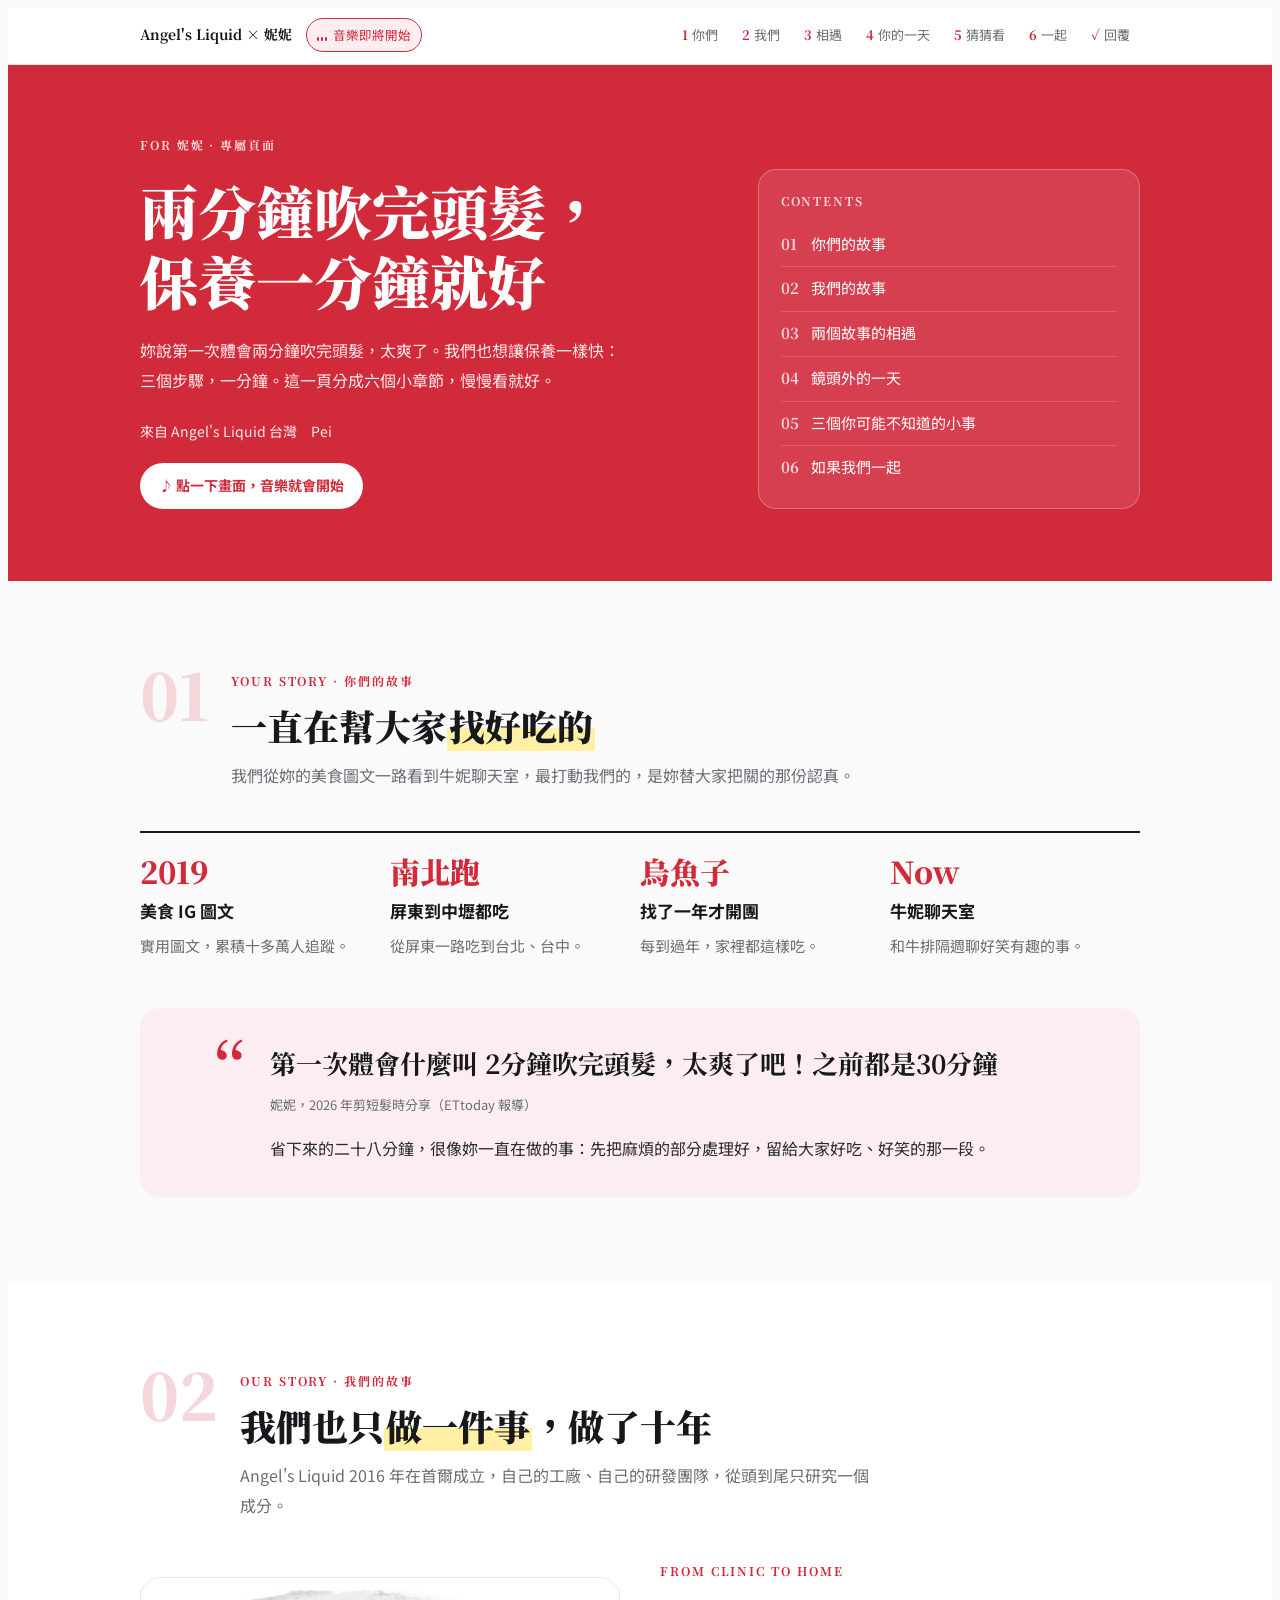
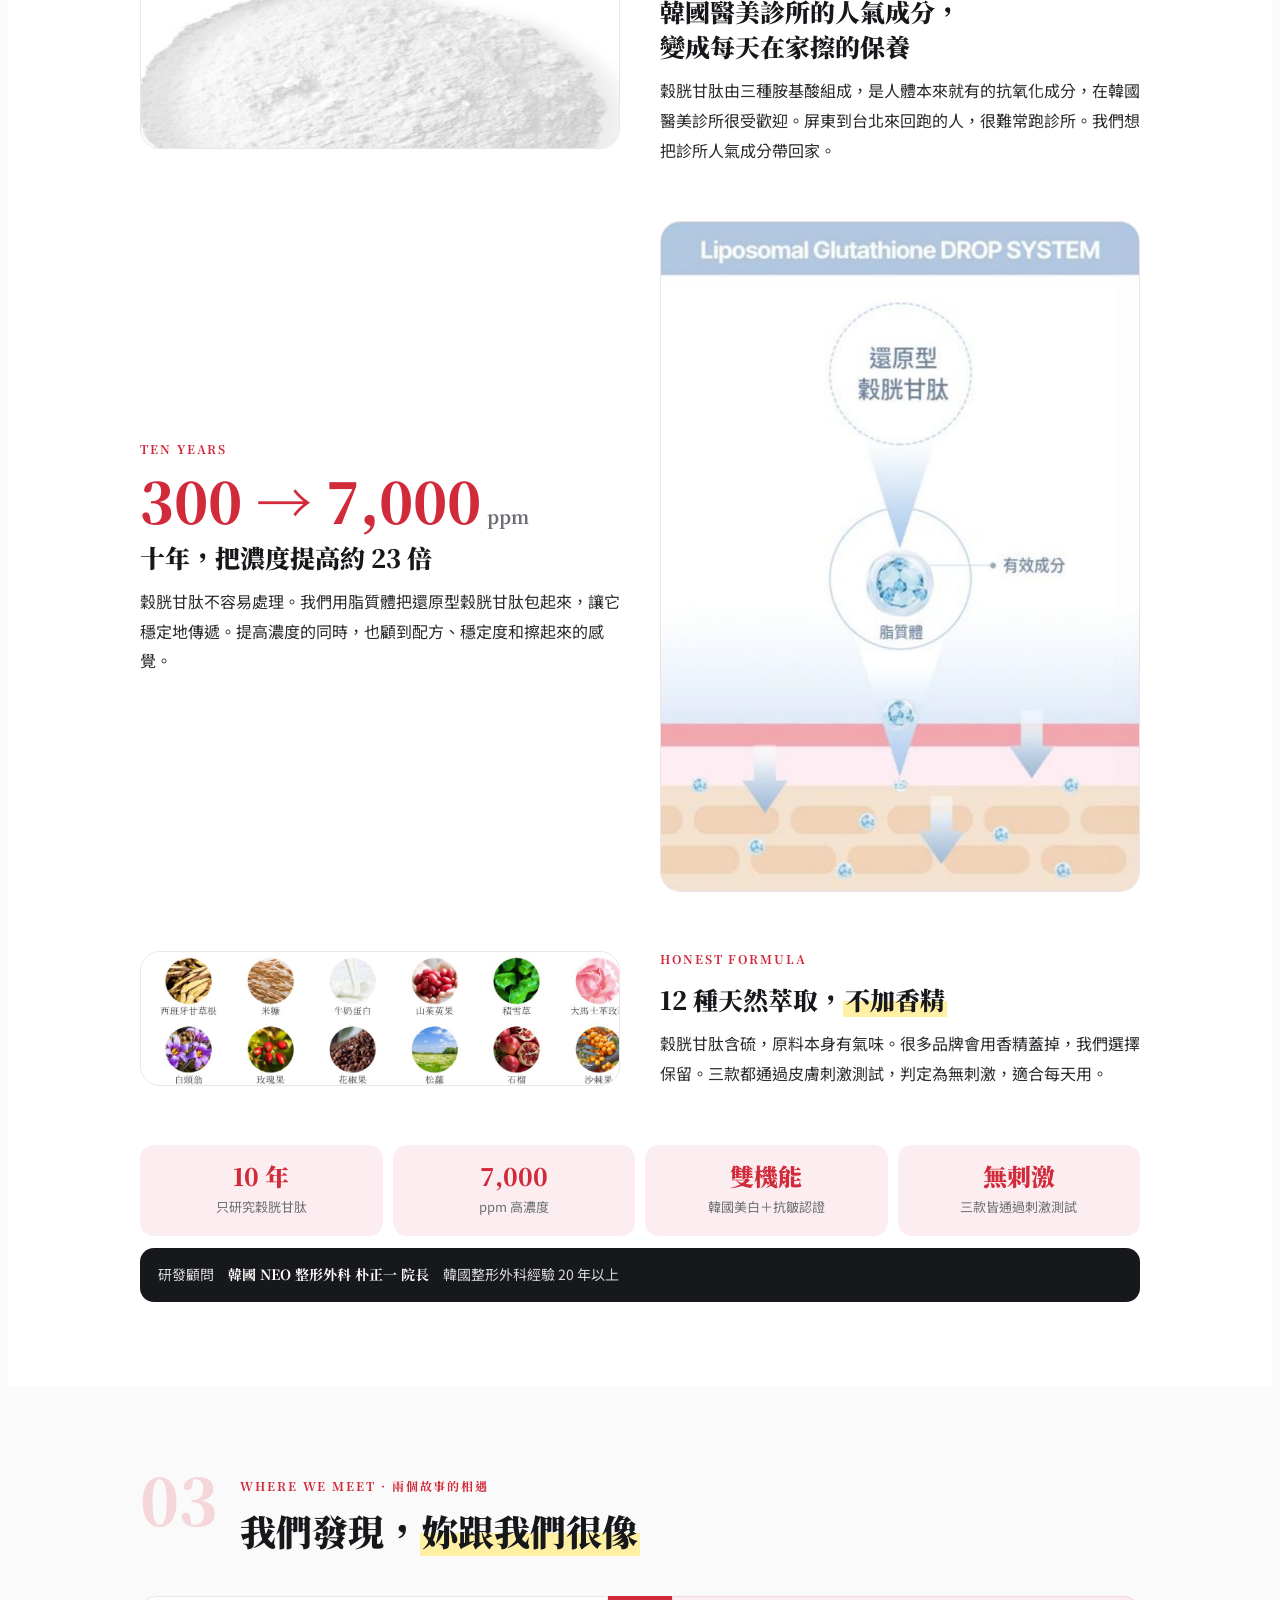
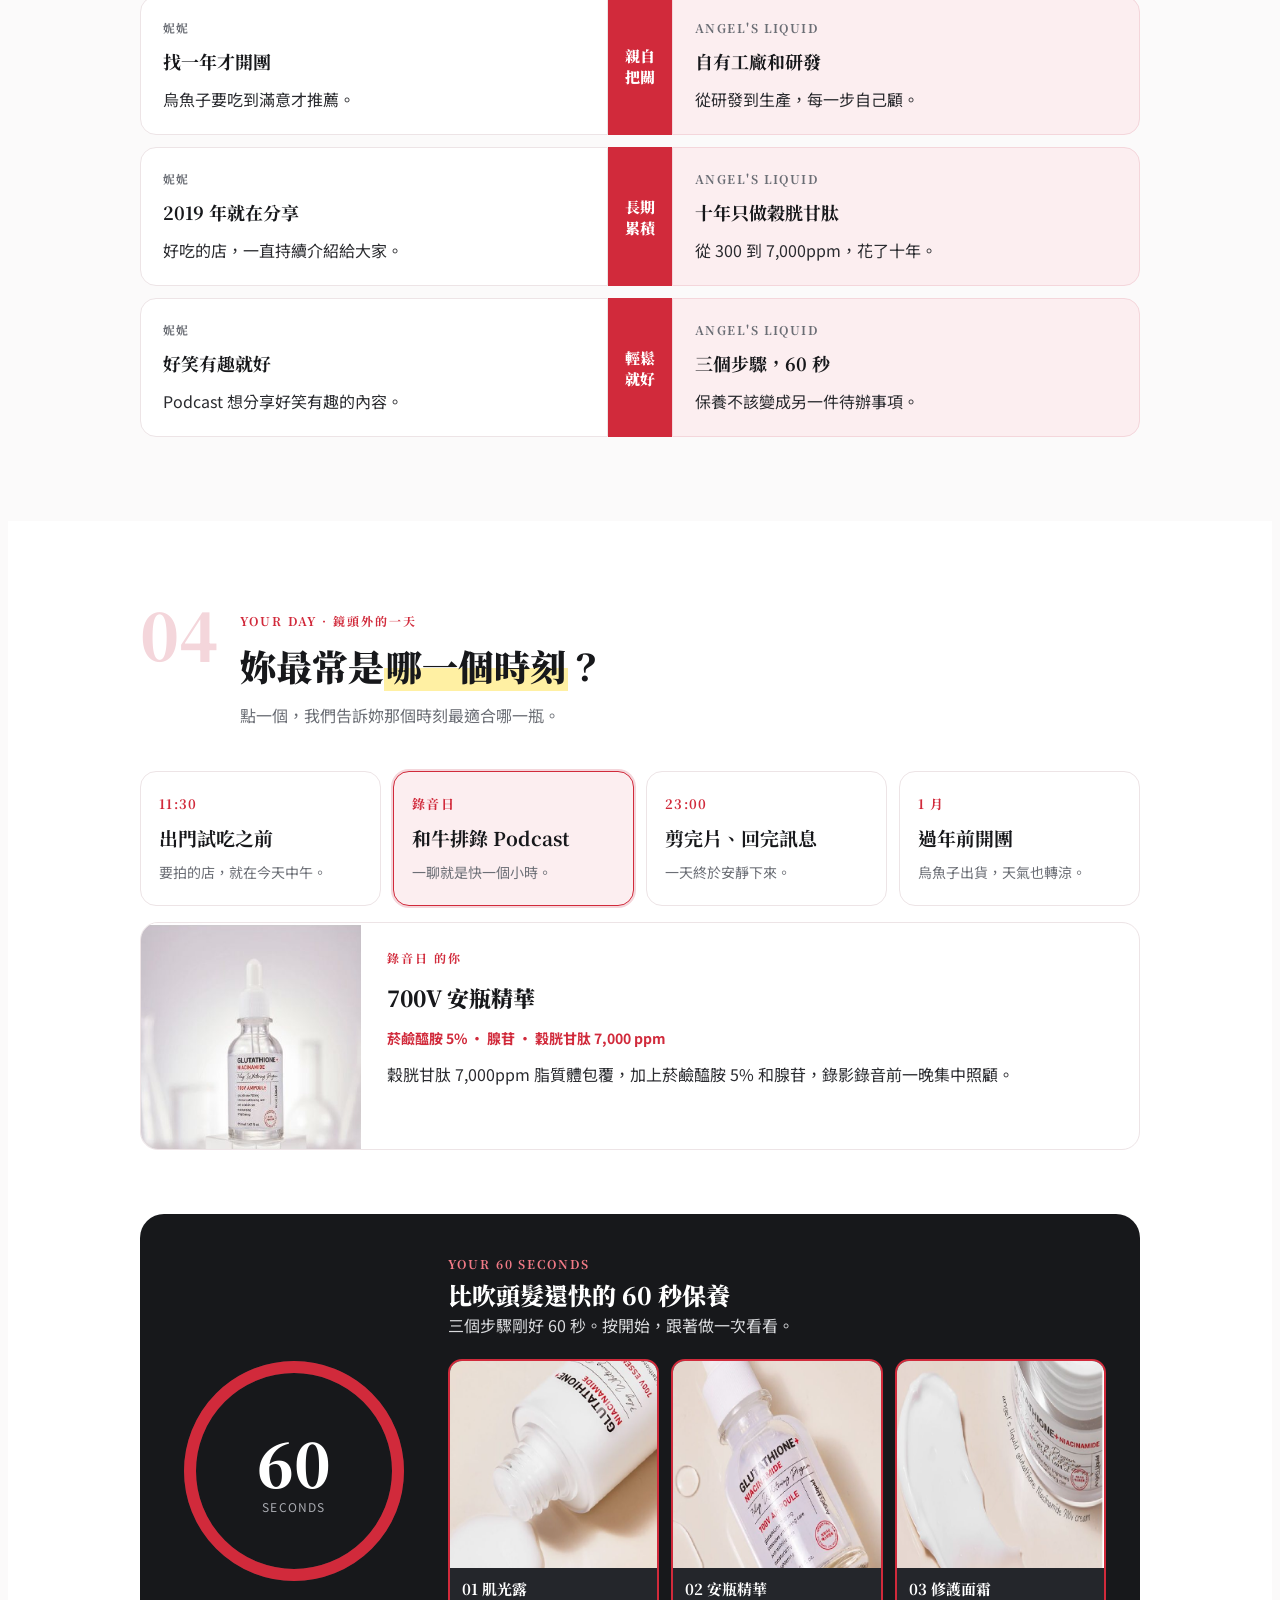
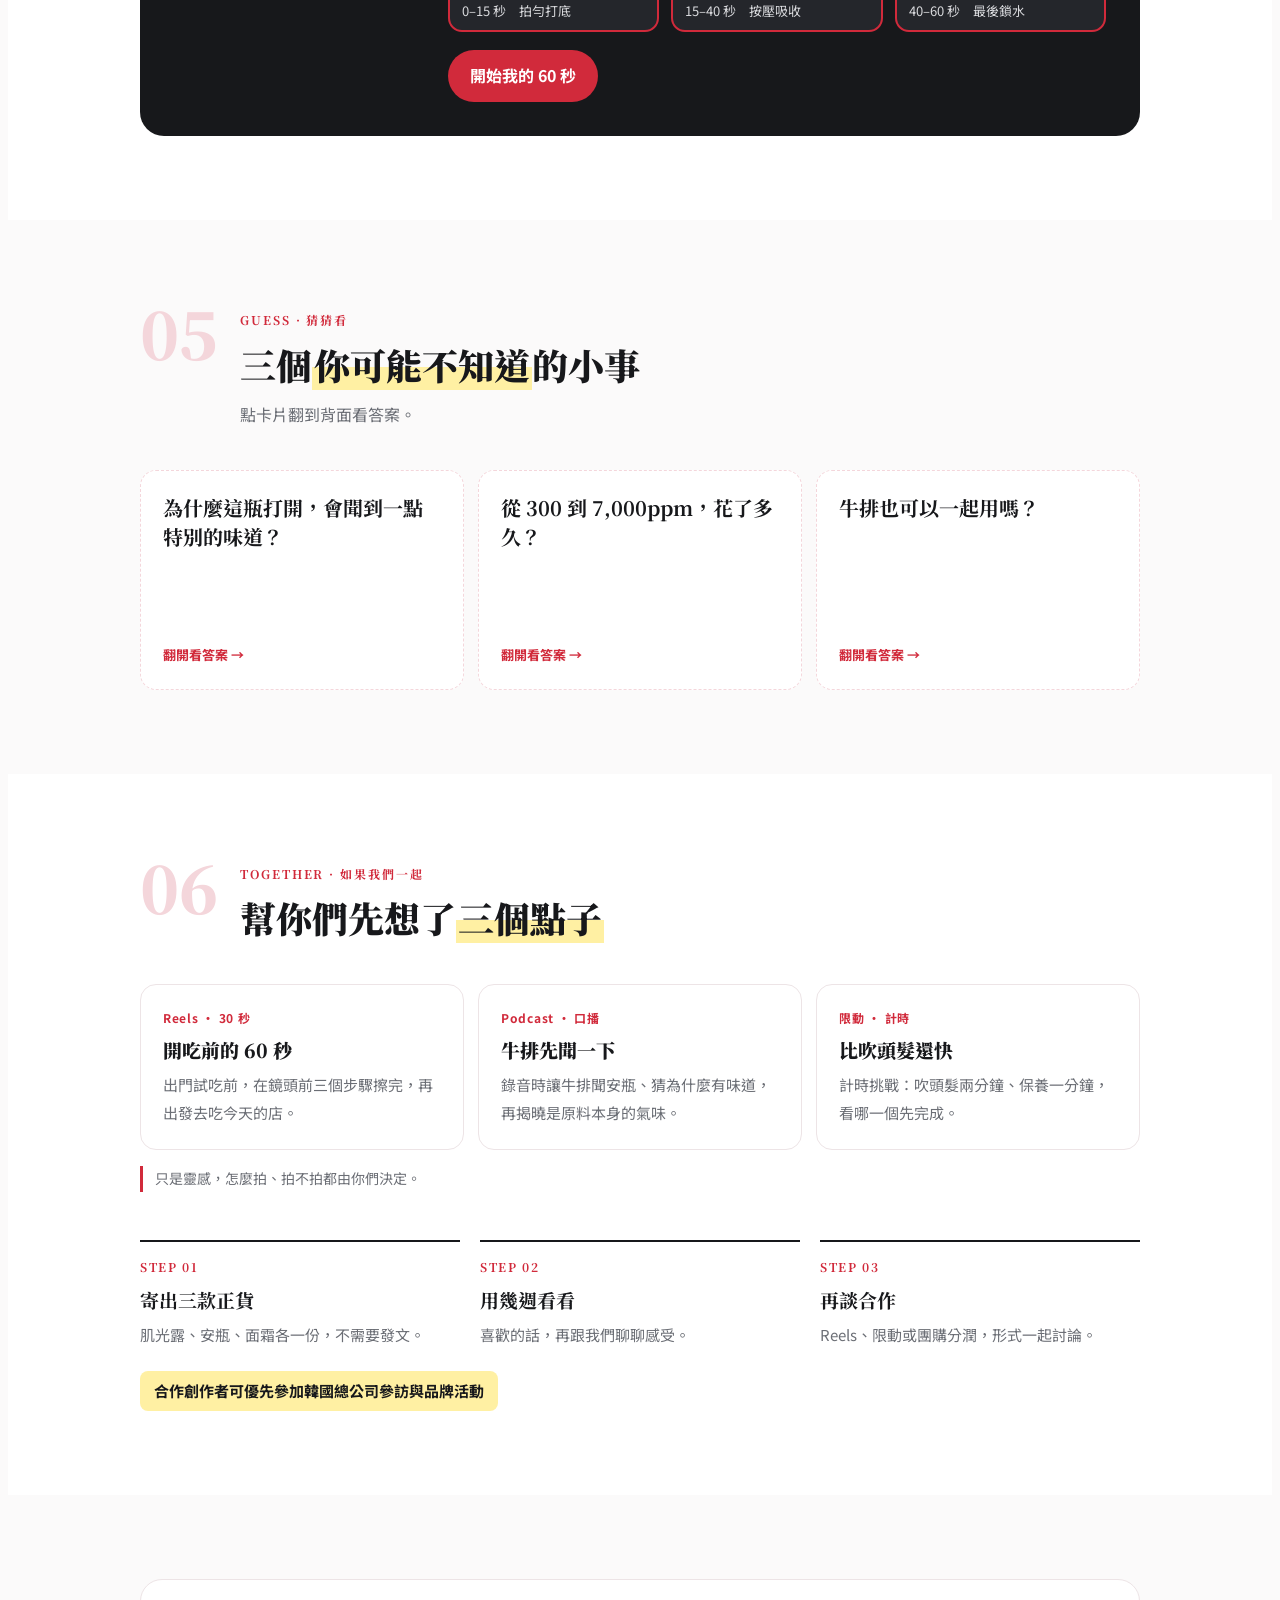
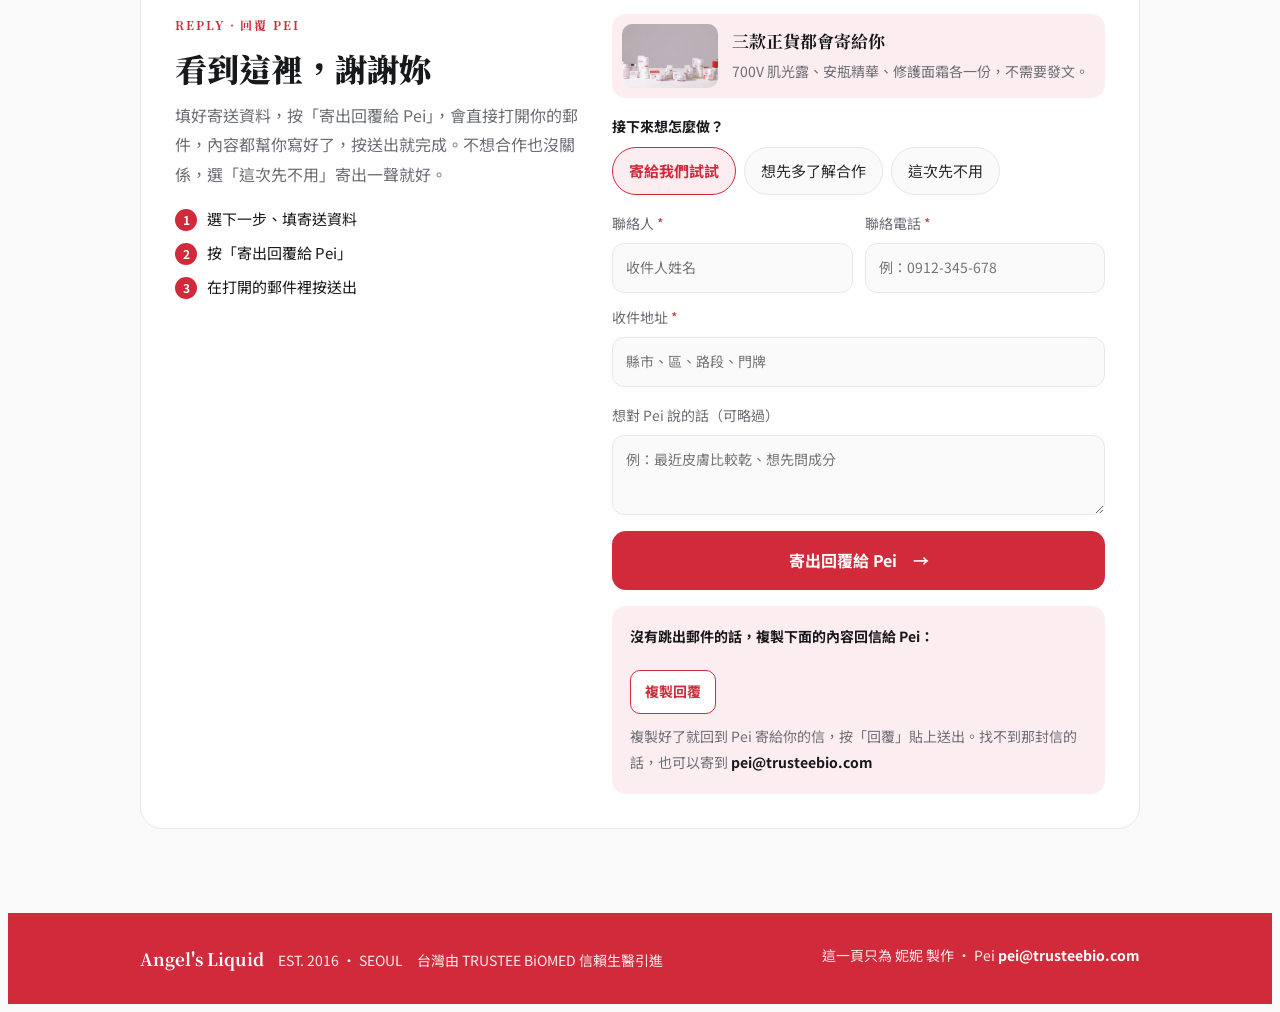
<file: nini-food0822/index.html>
<!doctype html><html lang="zh-Hant"><head><meta charset="utf-8"><meta name="viewport" content="width=device-width,initial-scale=1,viewport-fit=cover"><meta name="robots" content="noindex,nofollow">
<title>給 妮妮 的一頁｜Angel&#x27;s Liquid</title><meta name="description" content="妳說第一次體會兩分鐘吹完頭髮，太爽了。我們也想讓保養一樣快：三個步驟，一分鐘。這一頁分成六個小章節，慢慢看就好。">
<meta property="og:title" content="給 妮妮 的一頁｜Angel&#x27;s Liquid"><meta property="og:description" content="妳說第一次體會兩分鐘吹完頭髮，太爽了。我們也想讓保養一樣快：三個步驟，一分鐘。這一頁分成六個小章節，慢慢看就好。"><meta property="og:image" content="https://pei-design.github.io/for/assets/img/group.jpg"><meta property="og:url" content="https://pei-design.github.io/for/nini-food0822/"><meta name="theme-color" content="#D12A3B">
<link rel="preconnect" href="https://fonts.googleapis.com"><link rel="stylesheet" href="https://fonts.googleapis.com/css2?family=Noto+Serif+TC:wght@500;700;900&family=Noto+Sans+TC:wght@400;500;700&display=swap">
<style>/* Layout: a six-chapter booklet for one creator — sticky chapter rail, creator story → brand story → where they meet → her day → guess → collaborate; brand crimson, single light look */
:root{
  --crimson:#D12A3B; --crimson-deep:#A81E2D; --ink:#17181B; --text:#2A2B2F; --muted:#6B6E75;
  --white:#FFFFFF; --page:#FBFAFA; --blush:#FCEEF0; --blush-2:#F4D6DB; --line:#EDE4E6; --marker:#FFF0A3;
  --f-serif:"Noto Serif TC","Songti TC",serif;
  --f-sans:"Noto Sans TC","PingFang TC","Microsoft JhengHei",sans-serif;
  color-scheme:light;
}
*{box-sizing:border-box}
html{scroll-behavior:smooth}
@media (prefers-reduced-motion:reduce){html{scroll-behavior:auto}}
body{background:var(--page);color:var(--text);font-family:var(--f-sans);font-size:16px;line-height:1.85}
body::before{content:"";position:fixed;inset:0 0 auto;height:env(safe-area-inset-top,0px);z-index:10;background:var(--white)}
.band{padding-left:max(16px,env(safe-area-inset-left,0px));padding-right:max(16px,env(safe-area-inset-right,0px))}
.inner{max-width:1000px;margin:0 auto}
h1,h2,h3{font-family:var(--f-serif);color:var(--ink);margin:0;text-wrap:balance;line-height:1.4}
p{margin:0}
img{display:block;max-width:100%}
.label{font-family:var(--f-serif);font-weight:700;font-size:12px;letter-spacing:.16em;text-transform:uppercase;color:var(--crimson)}
mark{background:linear-gradient(transparent 55%,var(--marker) 55%);color:inherit;padding:0 2px;white-space:nowrap}
button{font:inherit}
button:focus-visible,a:focus-visible{outline:2px solid var(--crimson);outline-offset:3px}

/* chapter rail */
.rail{position:sticky;top:env(safe-area-inset-top,0px);z-index:9;background:rgba(255,255,255,.96);border-bottom:1px solid var(--line);backdrop-filter:blur(6px)}
.rail .inner{display:flex;align-items:center;gap:14px;padding-block:10px;overflow-x:auto;scrollbar-width:none}
.rail .inner::-webkit-scrollbar{display:none}
.rail .brand{font-family:var(--f-serif);font-weight:700;color:var(--ink);white-space:nowrap;font-size:14px}
.rail nav{display:flex;gap:4px;margin-left:auto}
.rail a{white-space:nowrap;text-decoration:none;font-size:13px;color:var(--muted);padding:5px 10px;border-radius:999px}
.rail a b{font-family:var(--f-serif);color:var(--crimson);margin-right:4px}
.rail a.on{background:var(--blush);color:var(--crimson);font-weight:700}
.bar{height:2px;background:var(--crimson);width:0;transition:width .15s linear}

/* chapter frame */
.ch{padding-block:84px}
.ch-head{display:grid;grid-template-columns:auto 1fr;gap:22px;align-items:start;margin-bottom:40px;max-width:46em}
.ch-no{font-family:var(--f-serif);font-weight:900;font-size:64px;line-height:.9;color:var(--blush-2)}
.ch-head h2{font-size:clamp(26px,3.8vw,36px);font-weight:900;margin-top:6px}
.ch-head p{color:var(--muted);margin-top:10px}
.alt{background:var(--white)}

/* cover */
.cover{background:var(--crimson);color:var(--white)}
.cover .inner{padding-block:64px 72px;display:grid;grid-template-columns:1.2fr .8fr;gap:44px;align-items:end}
.cover .label{color:#FFD6DB}
.cover h1{color:var(--white);font-size:clamp(34px,5.8vw,58px);font-weight:900;line-height:1.22;margin:16px 0 20px}
.cover p{color:#FFE9EC;max-width:30em}
.toc{background:rgba(255,255,255,.1);border:1px solid rgba(255,255,255,.25);border-radius:18px;padding:20px 22px;display:flex;flex-direction:column;gap:2px}
.toc .label{margin-bottom:8px}
.toc a{display:grid;grid-template-columns:30px 1fr;color:var(--white);text-decoration:none;padding:7px 0;border-top:1px solid rgba(255,255,255,.16);font-size:15px}
.toc a:first-of-type{border-top:0}
.toc a b{font-family:var(--f-serif);color:#FFD6DB}
.toc a:hover span{text-decoration:underline}
.from{margin-top:24px;font-size:14px;color:#FFD6DB}
@media (max-width:800px){.cover .inner{grid-template-columns:1fr}}

/* ch1 timeline */
.tl{list-style:none;margin:0;padding:0;display:grid;grid-template-columns:repeat(4,1fr);border-top:2px solid var(--ink)}
.tl li{padding:20px 18px 0 0;display:flex;flex-direction:column;gap:6px;min-width:0}
.tl .yr{font-family:var(--f-serif);font-weight:900;font-size:30px;color:var(--crimson);font-variant-numeric:tabular-nums;line-height:1.2}
.tl b{color:var(--ink);font-size:17px}
.tl span{font-size:15px;color:var(--muted)}
@media (max-width:800px){.tl{grid-template-columns:1fr 1fr;row-gap:26px}}
@media (max-width:440px){.tl{grid-template-columns:1fr}}
.quote{margin-top:48px;background:var(--blush);border-radius:20px;padding:34px 36px;display:grid;grid-template-columns:auto 1fr;gap:22px}
.quote .q{font-family:var(--f-serif);font-size:72px;line-height:.8;color:var(--crimson)}
.quote blockquote{margin:0;font-family:var(--f-serif);font-weight:700;font-size:clamp(20px,2.8vw,26px);color:var(--ink);line-height:1.6}
.quote cite{display:block;margin-top:10px;font-style:normal;font-size:13px;color:var(--muted)}
.quote p{margin-top:16px}
@media (max-width:560px){.quote{grid-template-columns:1fr;padding:26px}}

/* ch2 brand story: alternating image/text rows */
.rows{display:flex;flex-direction:column;gap:56px}
.row{display:grid;grid-template-columns:1fr 1fr;gap:40px;align-items:center}
.row.flip-r .media{order:2}
.row .media{background:var(--white);border:1px solid var(--line);border-radius:20px;overflow:hidden}
.row .media img{width:100%;height:auto}
.row .txt{display:flex;flex-direction:column;gap:12px}
.row .txt h3{font-size:clamp(21px,2.6vw,25px);font-weight:900}
.row .big{font-family:var(--f-serif);font-weight:900;font-size:clamp(40px,6vw,56px);color:var(--crimson);line-height:1}
.row .big small{font-size:18px;color:var(--muted);font-weight:700;margin-left:6px}
@media (max-width:800px){.row{grid-template-columns:1fr;gap:20px}.row.flip-r .media{order:0}}
.proofs{display:grid;grid-template-columns:repeat(4,1fr);gap:10px;margin-top:56px}
.proof{background:var(--blush);border-radius:14px;padding:16px 12px;text-align:center}
.proof b{display:block;font-family:var(--f-serif);font-weight:900;font-size:24px;color:var(--crimson);line-height:1.25}
.proof span{font-size:13px;color:var(--muted)}
@media (max-width:700px){.proofs{grid-template-columns:1fr 1fr}}
.doc{margin-top:12px;background:var(--ink);color:#D9DADD;border-radius:14px;padding:14px 18px;font-size:14px}
.doc b{color:var(--white);font-family:var(--f-serif)}

/* ch3 meet */
.meet{display:flex;flex-direction:column;gap:12px}
.pair{display:grid;grid-template-columns:1fr 64px 1fr;align-items:stretch;gap:0}
.pair > div{background:var(--white);border:1px solid var(--line);padding:20px 22px;display:flex;flex-direction:column;gap:6px;min-width:0}
.pair .you{border-radius:16px 0 0 16px}
.pair .us{border-radius:0 16px 16px 0;background:var(--blush);border-color:var(--blush-2)}
.pair .mid{background:var(--crimson);border:0;color:var(--white);align-items:center;justify-content:center;font-family:var(--f-serif);font-weight:900;font-size:15px;padding:8px;text-align:center;line-height:1.4}
.pair .who{font-size:12px;letter-spacing:.12em;font-weight:700;color:var(--muted);font-family:var(--f-serif)}
.pair b{font-family:var(--f-serif);font-size:18px;color:var(--ink)}
@media (max-width:640px){.pair{grid-template-columns:1fr}.pair .you{border-radius:16px 16px 0 0}.pair .us{border-radius:0 0 16px 16px}.pair .mid{padding:6px}}

/* ch4 day */
.scenes{display:grid;grid-template-columns:repeat(4,1fr);gap:12px}
.scene{background:var(--white);border:1px solid var(--line);border-radius:16px;padding:20px 18px;text-align:left;cursor:pointer;display:flex;flex-direction:column;gap:8px;color:inherit;min-width:0}
.scene .t{font-family:var(--f-serif);font-size:13px;letter-spacing:.1em;color:var(--crimson);font-weight:700}
.scene b{font-family:var(--f-serif);font-size:19px;color:var(--ink);line-height:1.45}
.scene span{font-size:14px;color:var(--muted)}
.scene[aria-pressed="true"]{border-color:var(--crimson);background:var(--blush);box-shadow:0 0 0 2px var(--blush-2)}
@media (max-width:860px){.scenes{grid-template-columns:1fr 1fr}}

.answer{margin-top:16px;background:var(--white);border:1px solid var(--line);border-radius:18px;overflow:hidden;display:grid;grid-template-columns:220px 1fr}
.answer img{width:100%;height:100%;object-fit:cover;background:#F2F1F3}
.answer .body{padding:24px 26px;display:flex;flex-direction:column;gap:8px;min-width:0}
.answer .name{font-family:var(--f-serif);font-weight:900;font-size:22px;color:var(--ink)}
.answer .spec{font-size:14px;color:var(--crimson);font-weight:700}
@media (max-width:600px){.answer{grid-template-columns:1fr}.answer img{height:220px}}
.routine{margin-top:64px;background:var(--ink);border-radius:24px;padding:34px;display:grid;grid-template-columns:240px 1fr;gap:34px;align-items:center;color:#D9DADD}
.routine h3{color:var(--white);font-size:24px;font-weight:900}
.ring{position:relative;width:100%;max-width:240px;aspect-ratio:1}
.ring svg{width:100%;height:100%;transform:rotate(-90deg)}
.ring .face{position:absolute;inset:0;display:flex;flex-direction:column;align-items:center;justify-content:center;gap:4px}
.ring .sec{font-family:var(--f-serif);font-weight:900;font-size:60px;line-height:1;color:var(--white);font-variant-numeric:tabular-nums}
.ring .face small{font-size:12px;color:#A9ABB1;letter-spacing:.1em}
.rsteps{display:grid;grid-template-columns:repeat(3,1fr);gap:12px;margin-top:18px}
.rstep{border-radius:14px;overflow:hidden;background:#24262B;border:2px solid transparent;transition:border-color .3s,opacity .3s;opacity:.55}
.rstep.on{border-color:var(--crimson);opacity:1}
.rstep img{width:100%;aspect-ratio:1;object-fit:cover}
.rstep div{padding:10px 12px;font-size:13px;line-height:1.5}
.rstep b{display:block;color:var(--white);font-family:var(--f-serif);font-size:15px}
.go{margin-top:18px;background:var(--crimson);color:var(--white);border:0;border-radius:999px;padding:11px 22px;font-weight:700;cursor:pointer}
.go:hover{background:var(--crimson-deep)}
@media (max-width:760px){.routine{grid-template-columns:1fr;padding:24px}.ring{margin:0 auto;max-width:200px}}


/* ch5 flips */
.flips{display:grid;grid-template-columns:repeat(3,1fr);gap:14px}
.flip{perspective:900px;border:0;background:none;padding:0;cursor:pointer;min-height:220px;text-align:left}
.flip .card{position:relative;width:100%;height:100%;min-height:220px;transition:transform .6s;transform-style:preserve-3d}
.flip[aria-pressed="true"] .card{transform:rotateY(180deg)}
.flip .side{position:absolute;inset:0;border-radius:16px;padding:22px;display:flex;flex-direction:column;gap:10px;backface-visibility:hidden;-webkit-backface-visibility:hidden}
.flip .front{background:var(--white);border:1.5px dashed var(--blush-2)}
.flip .front b{font-family:var(--f-serif);font-size:20px;color:var(--ink);line-height:1.45}
.flip .front span{margin-top:auto;font-size:13px;color:var(--crimson);font-weight:700}
.flip .back{background:var(--crimson);color:var(--white);transform:rotateY(180deg)}
.flip .back .t{font-size:12px;letter-spacing:.14em;color:#FFD6DB;font-family:var(--f-serif);font-weight:700}
@media (prefers-reduced-motion:reduce){.flip .card{transition:none}}
@media (max-width:780px){.flips{grid-template-columns:1fr}}

/* ch6 */
.ideas{display:grid;grid-template-columns:repeat(3,1fr);gap:14px}
.idea{background:var(--white);border:1px solid var(--line);border-radius:16px;padding:22px;display:flex;flex-direction:column;gap:8px}
.idea .fmt{font-size:12px;font-weight:700;color:var(--crimson);letter-spacing:.06em}
.idea h3{font-size:19px;font-weight:900}
.idea p{font-size:15px;color:var(--muted)}
.aside{margin-top:16px;font-size:14px;color:var(--muted);border-left:3px solid var(--crimson);padding-left:12px}
@media (max-width:780px){.ideas{grid-template-columns:1fr}}
.steps{list-style:none;margin:48px 0 0;padding:0;display:grid;grid-template-columns:repeat(3,1fr);gap:20px;counter-reset:s}
.steps li{border-top:2px solid var(--ink);padding-top:14px;display:flex;flex-direction:column;gap:4px}
.steps li::before{counter-increment:s;content:"STEP 0" counter(s);font-family:var(--f-serif);font-size:12px;letter-spacing:.14em;color:var(--crimson);font-weight:700}
.steps b{font-family:var(--f-serif);font-size:19px;color:var(--ink)}
.steps span{color:var(--muted);font-size:15px}
.perk{margin-top:22px;display:inline-block;background:var(--marker);color:var(--ink);font-weight:700;padding:6px 14px;border-radius:8px;font-size:15px}
@media (max-width:640px){.steps{grid-template-columns:1fr}}

/* reply */
.reply{background:var(--white);border:1px solid var(--line);border-radius:22px;padding:34px;display:grid;grid-template-columns:.9fr 1.1fr;gap:34px}
@media (max-width:780px){.reply{grid-template-columns:1fr;padding:24px}}
.reply .head{display:flex;flex-direction:column;gap:10px}
.reply .head h2{font-size:clamp(26px,3.6vw,32px);font-weight:900}
.reply .head p{color:var(--muted)}
.reply .form{display:flex;flex-direction:column;gap:16px;min-width:0}
.grp{display:flex;flex-direction:column;gap:8px}
.grp>span{font-size:14px;font-weight:700;color:var(--ink)}
.chips{display:flex;flex-wrap:wrap;gap:8px}
.chip{padding:9px 16px;border-radius:999px;border:1px solid var(--line);background:var(--page);color:var(--text);cursor:pointer;font-size:15px}
.chip[aria-pressed="true"]{border-color:var(--crimson);background:var(--blush);color:var(--crimson);font-weight:700}
label{font-size:14px;color:var(--muted);display:flex;flex-direction:column;gap:6px}
input,textarea{font:inherit;color:var(--text);background:var(--page);border:1px solid var(--line);border-radius:12px;padding:11px 13px;width:100%}
textarea{min-height:80px;resize:vertical}
.send{background:var(--crimson);color:var(--white);border:0;border-radius:14px;padding:15px;font-weight:700;font-size:16px;cursor:pointer}
.send:hover{background:var(--crimson-deep)}
.out{background:var(--blush);border-radius:14px;padding:18px;display:flex;flex-direction:column;gap:10px}
.out pre{margin:0;white-space:pre-wrap;font-family:var(--f-sans);font-size:15px}
.ghost{align-self:flex-start;background:var(--white);border:1px solid var(--crimson);color:var(--crimson);border-radius:10px;padding:8px 14px;cursor:pointer;font-weight:700;font-size:14px}
.addr{font-weight:700;color:var(--ink);user-select:all}
.gift{display:grid;grid-template-columns:96px 1fr;gap:14px;align-items:center;background:var(--blush);border-radius:14px;padding:10px;}
.gift img{width:96px;height:64px;object-fit:cover;border-radius:10px}
.gift b{display:block;font-family:var(--f-serif);color:var(--ink);font-size:17px}
.gift span{font-size:14px;color:var(--muted)}
.ship{display:grid;grid-template-columns:1fr 1fr;gap:12px}
.ship .wide{grid-column:1/-1}
@media (max-width:440px){.ship{grid-template-columns:1fr}}
label em{color:var(--crimson);font-style:normal}
.err{color:var(--crimson);font-size:14px;font-weight:700}
.how{margin:6px 0 0;padding:0;list-style:none;counter-reset:h;display:flex;flex-direction:column;gap:6px}
.how li{counter-increment:h;display:flex;gap:10px;align-items:baseline;font-size:15px;color:var(--ink)}
.how li::before{content:counter(h);flex:none;width:22px;height:22px;border-radius:50%;background:var(--crimson);color:#fff;font-size:12px;font-weight:700;display:inline-flex;align-items:center;justify-content:center}
.ship[hidden]{display:none!important}

footer{background:var(--crimson);color:#FFE9EC}
footer .inner{padding-block:30px;display:flex;justify-content:space-between;flex-wrap:wrap;gap:12px;font-size:14px}
footer b{font-family:var(--f-serif);color:var(--white);font-size:17px}

/* ---------- phone ---------- */
@media (max-width:600px){
  body{font-size:15.5px;line-height:1.8}
  .rail .brand{display:none}
  .rail nav{margin-left:0}
  .rail a{padding:5px 8px}
  .ch{padding-block:52px}
  .ch-head{grid-template-columns:1fr;gap:4px;margin-bottom:26px}
  .ch-no{font-size:40px}
  .ch-head h2{font-size:25px;margin-top:2px}
  .cover .inner{padding-block:40px 44px;gap:28px}
  .cover h1{font-size:30px;line-height:1.3;margin:12px 0 14px}
  .cover h1 span{display:block}
  .toc{padding:14px 16px}
  .toc a{padding:6px 0;font-size:14px}
  .tl{grid-template-columns:1fr 1fr;column-gap:14px;row-gap:18px}
  .tl li{padding:14px 0 0}
  .tl .yr{font-size:24px}
  .tl b{font-size:15px}
  .tl span{font-size:14.5px;line-height:1.65}
  .quote{margin-top:32px;padding:22px 20px;gap:6px}
  .quote .q{font-size:48px}
  .quote blockquote{font-size:19px}
  .rows{gap:36px}
  .row .txt h3{font-size:20px}
  .proofs{margin-top:36px}
  .proof{padding:14px 10px}
  .proof span,.proof small{font-size:13px}
  .proof b{font-size:20px}
  .pair > div{padding:14px 16px}
  .pair b{font-size:16px}
  .scenes{grid-template-columns:1fr 1fr;gap:8px}
  .scene{padding:14px 12px;gap:4px}
  .scene b{font-size:15.5px}
  .scene span{font-size:14px;line-height:1.6}
  .scene .t{font-size:13px}
  .answer img{height:180px}
  .answer .body{padding:18px}
  .routine{margin-top:40px;padding:22px 18px;gap:18px}
  .ring{max-width:160px}
  .ring .sec{font-size:44px}
  .routine h3{font-size:20px}
  .rsteps{grid-template-columns:1fr;gap:8px}
  .rstep{display:grid;grid-template-columns:76px 1fr;align-items:center}
  .rstep img{aspect-ratio:1;height:76px}
  .rstep div{padding:10px 14px;font-size:14px;line-height:1.55}
  .rstep b{font-size:15px}
  .go{width:100%}
  .flip,.flip .card{min-height:150px}
  .flip .side{padding:18px}
  .flip .front b{font-size:18px}
  .idea{padding:18px}
  .steps{margin-top:36px;gap:14px}
  .reply{padding:20px 16px;gap:22px;border-radius:18px}
  .chip{padding:8px 13px;font-size:14px}
  footer .inner{flex-direction:column;gap:6px}
}
@media (max-width:360px){.scenes{grid-template-columns:1fr}}
/* music */
.music{flex:none;display:inline-flex;align-items:center;gap:6px;border:1px solid var(--line);background:var(--white);color:var(--muted);border-radius:999px;padding:4px 10px;font-size:12.5px;cursor:pointer;white-space:nowrap}
.music[aria-pressed="true"]{border-color:var(--crimson);color:var(--crimson);background:var(--blush)}
.eq{display:inline-flex;align-items:flex-end;gap:2px;height:11px}
.eq i{width:2px;height:4px;background:currentColor;border-radius:1px}
.music[aria-pressed="true"] .eq i{animation:eq 1s infinite ease-in-out}
.music[aria-pressed="true"] .eq i:nth-child(2){animation-delay:.2s}.music[aria-pressed="true"] .eq i:nth-child(3){animation-delay:.4s}
@keyframes eq{0%,100%{height:3px}50%{height:11px}}
@media (prefers-reduced-motion:reduce){.music[aria-pressed="true"] .eq i{animation:none;height:8px}}
.music-cta{margin-top:18px;background:rgba(255,255,255,.14);color:#fff;border:1px solid rgba(255,255,255,.4);border-radius:999px;padding:9px 18px;font-size:14px;font-weight:700;cursor:pointer}
.music-cta[aria-pressed="true"]{background:#fff;color:var(--crimson)}
.music-cta:hover{background:rgba(255,255,255,.24)}
@media (max-width:600px){.rail .music{order:-1}}

a.send{display:block;text-align:center;text-decoration:none}
</style></head><body><div id="app"></div>
<script>/* Shared renderer for the creator booklet site. renderSite(d) -> HTML string; bindSite(root,d) wires interactions. */
var SITE_EMAIL='pei@trusteebio.com';
function _e(s){return String(s==null?'':s).replace(/[&<>"]/g,function(c){return {'&':'&amp;','<':'&lt;','>':'&gt;','"':'&quot;'}[c];});}
function _mark(t,m){t=_e(t);if(m){var em=_e(m);var i=t.indexOf(em);if(i>=0)return t.slice(0,i)+'<mark>'+em+'</mark>'+t.slice(i+em.length);}return t;}
function _br(t){return _e(t).replace(/\n/g,'<br>');}
var SITE_PRODUCTS={
  toner:{img:'../assets/img/toner.jpg',name:'700V 肌光露',spec:'150 mL · 化妝水質地 · 菸鹼醯胺'},
  ampoule:{img:'../assets/img/ampoule.jpg',name:'700V 安瓶精華',spec:'菸鹼醯胺 5% · 腺苷 · 穀胱甘肽 7,000 ppm'},
  cream:{img:'../assets/img/cream.jpg',name:'700V 修護面霜',spec:'角鯊烷 · 腺苷 · 柔滑不黏'}
};
function renderSite(d){
  d=d||{};var h=d.hero||{},c1=d.c1||{},c2=d.c2||{},c3=d.c3||{},c4=d.c4||{},c5=d.c5||{},c6=d.c6||{},rp=d.reply||{};
  var name=d.creator_name||'',ch=d.channel||'';
  var scenes=(c4.scenes||[]).slice(0,4),def=Math.min(Math.max(c4.default||0,0),Math.max(scenes.length-1,0));
  var s0=scenes[def]||{},p0=SITE_PRODUCTS[s0.p]||SITE_PRODUCTS.ampoule;
  var head=function(no,en,title,mark,intro){return '<div class="ch-head"><span class="ch-no">'+no+'</span><div><span class="label">'+en+'</span><h2>'+_mark(title,mark)+'</h2>'+(intro?'<p>'+_e(intro)+'</p>':'')+'</div></div>';};
  var o='';
  o+='<div class="rail band"><div class="inner"><span class="brand">Angel\'s Liquid × '+_e(ch||name)+'</span><button class="music" type="button" data-music aria-pressed="false"><span class="eq" aria-hidden="true"><i></i><i></i><i></i></span><span data-music-label>音樂</span></button><nav aria-label="章節">'
   +'<a href="#c1"><b>1</b>你們</a><a href="#c2"><b>2</b>我們</a><a href="#c3"><b>3</b>相遇</a><a href="#c4"><b>4</b>你的一天</a><a href="#c5"><b>5</b>猜猜看</a><a href="#c6"><b>6</b>一起</a><a href="#reply"><b>✓</b>回覆</a></nav></div><div class="bar" data-bar></div></div>';
  o+='<header class="cover band"><div class="inner"><div><span class="label">'+_e(h.eyebrow||('For '+name+' · 專屬頁面'))+'</span><h1>'+_e(h.title_l1||'')+'<br>'+_e(h.title_l2||'')+'</h1><p>'+_e(h.sub||'')+'</p><p class="from">來自 Angel\'s Liquid 台灣　Pei</p><button class="music-cta" type="button" data-music aria-pressed="false">♪ 開啟音樂，慢慢看</button></div>'
   +'<nav class="toc" aria-label="目錄"><span class="label">Contents</span><a href="#c1"><b>01</b><span>你們的故事</span></a><a href="#c2"><b>02</b><span>我們的故事</span></a><a href="#c3"><b>03</b><span>兩個故事的相遇</span></a><a href="#c4"><b>04</b><span>鏡頭外的一天</span></a><a href="#c5"><b>05</b><span>三個你可能不知道的小事</span></a><a href="#c6"><b>06</b><span>如果我們一起</span></a></nav></div></header><main>';
  // 1
  o+='<section class="ch band" id="c1"><div class="inner">'+head('01','Your story · 你們的故事',c1.title,c1.mark,c1.intro)+'<ol class="tl">';
  (c1.timeline||[]).slice(0,4).forEach(function(t){o+='<li><span class="yr">'+_e(t.k)+'</span><b>'+_e(t.b)+'</b><span>'+_e(t.s)+'</span></li>';});
  o+='</ol>';
  if(c1.quote&&c1.quote.text){o+='<div class="quote"><span class="q" aria-hidden="true">“</span><div><blockquote>'+_e(c1.quote.text)+'</blockquote>'+(c1.quote.cite?'<cite>'+_e(c1.quote.cite)+'</cite>':'')+(c1.quote.reflection?'<p>'+_e(c1.quote.reflection)+'</p>':'')+'</div></div>';}
  else if(c1.reflection){o+='<div class="quote"><span class="q" aria-hidden="true">“</span><div><p style="margin:0">'+_e(c1.reflection)+'</p></div></div>';}
  o+='</div></section>';
  // 2
  o+='<section class="ch band alt" id="c2"><div class="inner">'+head('02','Our story · 我們的故事',c2.title||'我們也只做一件事，做了十年',c2.mark||'做一件事',c2.intro||'Angel\'s Liquid 2016 年在首爾成立，自己的工廠、自己的研發團隊，從頭到尾只研究一個成分。')+'<div class="rows">'
   +'<div class="row"><div class="media"><img src="../assets/img/powder.jpg" alt="穀胱甘肽原料粉末"></div><div class="txt"><span class="label">From clinic to home</span><h3>韓國醫美診所的人氣成分，變成每天在家擦的保養</h3><p>穀胱甘肽由三種胺基酸組成，是人體本來就有的抗氧化成分，在韓國醫美診所很受歡迎。'+_e(c2.bridge||'但不是每個人都有時間跑診所。我們想把它帶回家。')+'</p></div></div>'
   +'<div class="row flip-r"><div class="media"><img src="../assets/img/liposome.jpg" alt="脂質體包覆穀胱甘肽示意圖"></div><div class="txt"><span class="label">Ten years</span><span class="big">300 → 7,000<small>ppm</small></span><h3>十年，把濃度提高約 23 倍</h3><p>穀胱甘肽不容易處理。我們用脂質體把還原型穀胱甘肽包起來，讓它穩定地傳遞。提高濃度的同時，也顧到配方、穩定度和擦起來的感覺。</p></div></div>'
   +'<div class="row"><div class="media"><img src="../assets/img/extracts.jpg" alt="12 種天然萃取"></div><div class="txt"><span class="label">Honest formula</span><h3>12 種天然萃取，<mark>不加香精</mark></h3><p>穀胱甘肽含硫，原料本身有氣味。很多品牌會用香精蓋掉，我們選擇保留。三款都通過皮膚刺激測試，判定為無刺激，適合每天用。</p></div></div></div>'
   +'<div class="proofs"><div class="proof"><b>10 年</b><span>只研究穀胱甘肽</span></div><div class="proof"><b>7,000</b><span>ppm 高濃度</span></div><div class="proof"><b>雙機能</b><span>韓國美白＋抗皺認證</span></div><div class="proof"><b>無刺激</b><span>三款皆通過刺激測試</span></div></div>'
   +'<div class="doc">研發顧問　<b>韓國 NEO 整形外科 朴正一 院長</b>　韓國整形外科經驗 20 年以上</div></div></section>';
  // 3
  o+='<section class="ch band" id="c3"><div class="inner">'+head('03','Where we meet · 兩個故事的相遇',c3.title||'我們發現，你們跟我們很像',c3.mark||'你們跟我們很像','')+'<div class="meet">';
  (c3.pairs||[]).slice(0,3).forEach(function(p){o+='<div class="pair"><div class="you"><span class="who">'+_e((ch||name).toUpperCase())+'</span><b>'+_e(p.you_b)+'</b><span>'+_e(p.you_s)+'</span></div><div class="mid">'+_br(p.mid)+'</div><div class="us"><span class="who">ANGEL\'S LIQUID</span><b>'+_e(p.us_b)+'</b><span>'+_e(p.us_s)+'</span></div></div>';});
  o+='</div></div></section>';
  // 4
  o+='<section class="ch band alt" id="c4"><div class="inner">'+head('04','Your day · 鏡頭外的一天',c4.title||'你最常是哪一個時刻？',c4.mark||'哪一個時刻',c4.intro||'點一個，我們告訴你那個時刻最適合哪一瓶。')+'<div class="scenes" role="group" aria-label="選擇一個時刻">';
  scenes.forEach(function(s,i){o+='<button class="scene" type="button" aria-pressed="'+(i===def)+'" data-i="'+i+'"><span class="t">'+_e(s.t)+'</span><b>'+_e(s.b)+'</b><span>'+_e(s.s)+'</span></button>';});
  o+='</div><div class="answer" aria-live="polite"><img data-ans-img src="'+p0.img+'" alt="'+_e(p0.name)+'"><div class="body"><span class="label" data-ans-tag>'+_e(s0.t||'')+' 的你</span><span class="name" data-ans-name>'+_e(p0.name)+'</span><span class="spec" data-ans-spec>'+_e(p0.spec)+'</span><p data-ans-why>'+_e(s0.why||'')+'</p></div></div>';
  o+='<div class="routine"><div class="ring"><svg viewBox="0 0 120 120" aria-hidden="true"><circle cx="60" cy="60" r="52" fill="none" stroke="#2E3035" stroke-width="6"/><circle data-arc cx="60" cy="60" r="52" fill="none" stroke="#D12A3B" stroke-width="6" stroke-linecap="round" stroke-dasharray="326.73" stroke-dashoffset="0"/></svg><div class="face"><span class="sec" data-sec>60</span><small>SECONDS</small></div></div>'
   +'<div><span class="label" style="color:#F07A86">Your 60 seconds</span><h3>'+_e(c4.routine_title||'三個步驟，60 秒保養')+'</h3><p data-rstat>三個步驟剛好 60 秒。按開始，跟著做一次看看。</p><div class="rsteps">'
   +'<div class="rstep on" data-rs><img src="../assets/img/step1.jpg" alt="肌光露質地"><div><b>01 肌光露</b>0–15 秒　拍勻打底</div></div>'
   +'<div class="rstep on" data-rs><img src="../assets/img/step2.jpg" alt="安瓶精華質地"><div><b>02 安瓶精華</b>15–40 秒　按壓吸收</div></div>'
   +'<div class="rstep on" data-rs><img src="../assets/img/step3.jpg" alt="修護面霜質地"><div><b>03 修護面霜</b>40–60 秒　最後鎖水</div></div></div>'
   +'<button class="go" data-timer type="button">開始我的 60 秒</button></div></div></div></section>';
  // 5
  o+='<section class="ch band" id="c5"><div class="inner">'+head('05','Guess · 猜猜看','三個你可能不知道的小事','你可能不知道','點卡片翻到背面看答案。')+'<div class="flips">';
  (c5.flips||[]).slice(0,3).forEach(function(f){o+='<button class="flip" type="button" aria-pressed="false"><div class="card"><div class="side front"><b>'+_e(f.q)+'</b><span>翻開看答案 →</span></div><div class="side back"><span class="t">ANSWER</span><p>'+_e(f.a)+'</p></div></div></button>';});
  o+='</div></div></section>';
  // 6
  o+='<section class="ch band alt" id="c6"><div class="inner">'+head('06','Together · 如果我們一起',c6.title||'幫你們先想了三個拍攝點子',c6.mark||'三個','')+'<div class="ideas">';
  (c6.ideas||[]).slice(0,3).forEach(function(x){o+='<div class="idea"><span class="fmt">'+_e(x.fmt)+'</span><h3>'+_e(x.title)+'</h3><p>'+_e(x.how)+'</p></div>';});
  o+='</div><p class="aside">'+_e(c6.aside||'只是靈感，怎麼拍、拍不拍都由你們決定。')+'</p>'
   +'<ol class="steps"><li><b>寄出三款正貨</b><span>肌光露、安瓶、面霜各一份，不需要發文。</span></li><li><b>用幾週看看</b><span>喜歡的話，再跟我們聊聊感受。</span></li><li><b>再談合作</b><span>Reels、限動或團購分潤，形式一起討論。</span></li></ol>'
   +'<span class="perk">合作創作者可優先參加韓國總公司參訪與品牌活動</span></div></section>';
  // reply
  o+='<section class="ch band" id="reply"><div class="inner"><div class="reply"><div class="head"><span class="label">Reply · 回覆 Pei</span><h2>'+_e(rp.title||'看到這裡，謝謝你')+'</h2>'
   +'<p>填好寄送資料，按「寄出回覆給 Pei」，會直接打開你的郵件，內容都幫你寫好了，按送出就完成。不想合作也沒關係，選「這次先不用」寄出一聲就好。</p>'
   +'<ol class="how"><li>選下一步、填寄送資料</li><li>按「寄出回覆給 Pei」</li><li>在打開的郵件裡按送出</li></ol></div>'
   +'<div class="form"><div class="gift"><img src="../assets/img/group.jpg" alt=""><div><b>三款正貨都會寄給你</b><span>700V 肌光露、安瓶精華、修護面霜各一份，不需要發文。</span></div></div>'
   +'<div class="grp"><span>接下來想怎麼做？</span><div class="chips" role="group" aria-label="下一步"><button class="chip ac" type="button" aria-pressed="true" data-v="send">寄給我們試試</button><button class="chip ac" type="button" aria-pressed="false" data-v="more">想先多了解合作</button><button class="chip ac" type="button" aria-pressed="false" data-v="no">這次先不用</button></div></div>'
   +'<div class="ship" data-ship><label><span>聯絡人 <em>*</em></span><input data-f="name" type="text" autocomplete="name" placeholder="收件人姓名"></label><label><span>聯絡電話 <em>*</em></span><input data-f="phone" type="tel" autocomplete="tel" placeholder="例：0912-345-678"></label><label class="wide"><span>收件地址 <em>*</em></span><input data-f="addr" type="text" autocomplete="street-address" placeholder="縣市、區、路段、門牌"></label></div>'
   +'<p class="err" data-err role="alert" hidden></p><label>想對 Pei 說的話（可略過）<textarea data-f="note" placeholder="例：最近皮膚比較乾、想先問成分"></textarea></label>'
   +'<a class="send" data-make href="mailto:'+SITE_EMAIL+'" target="_blank" rel="noopener" role="button">寄出回覆給 Pei　→</a><div class="out" data-out hidden><p style="font-size:14px;color:var(--ink);font-weight:700;margin:0">沒有跳出郵件的話，複製下面的內容回信給 Pei：</p><pre data-out-text></pre><button class="ghost" data-copy type="button">複製回覆</button><span data-copied style="font-size:13px;color:var(--crimson)" hidden>已複製</span>'
   +'<p style="font-size:14px;color:var(--muted)">複製好了就回到 Pei 寄給你的信，按「回覆」貼上送出。找不到那封信的話，也可以寄到 <span class="addr">'+SITE_EMAIL+'</span></p></div></div></div></div></section></main>';
  o+='<footer class="band"><div class="inner"><span><b>Angel\'s Liquid</b>　EST. 2016 · SEOUL　台灣由 TRUSTEE BiOMED 信賴生醫引進</span><span>這一頁只為 '+_e(ch||name)+' 製作 · Pei <span class="addr" style="color:#fff">'+SITE_EMAIL+'</span></span></div></footer>';
  return o;
}

/* Original ambient music, synthesized live with Web Audio (no audio file, no licensing). */
function SiteMusic(win){
  /* Plays the licensed track "Cafe Lofi" (Pixabay, zephiramusic) from the page's own files: loop, gentle fade in/out. */
  var A=null,on=false,fade=null,TARGET=0.55,cbs=[];
  function el(){ if(!A){ A=new win.Audio('../assets/audio/cafe-lofi.mp3'); A.loop=true; A.preload='auto'; A.volume=0;
      ['play','playing','pause'].forEach(function(ev){A.addEventListener(ev,function(){cbs.forEach(function(f){try{f();}catch(e){}});});}); } return A; }
  function ramp(to,ms,done){ var a=el(); if(fade) win.clearInterval(fade); var from=a.volume,t0=Date.now();
    fade=win.setInterval(function(){ var k=Math.min(1,(Date.now()-t0)/ms); try{a.volume=Math.max(0,Math.min(1,from+(to-from)*k));}catch(e){} if(k>=1){ win.clearInterval(fade); fade=null; if(done) done(); } },50); }
  function tryPlay(){ var a=el(); var p=a.play(); if(p&&p.then){ p.then(function(){ ramp(TARGET,2200); }).catch(function(){}); } else ramp(TARGET,2200); }
  return {
    start:function(){ on=true; tryPlay(); },
    stop:function(){ on=false; if(A) ramp(0,900,function(){ if(!on) A.pause(); }); },
    unlock:function(){ if(on&&(!A||A.paused)) tryPlay(); },
    playing:function(){ return !!(on&&A&&!A.paused); },
    isOn:function(){ return on; },
    onState:function(fn){ if(cbs.indexOf(fn)<0) cbs.push(fn); },
    toggle:function(){ if(on) this.stop(); else this.start(); return on; },
    supported:typeof win.Audio==='function'
  };
}
function bindSite(root,d,win,opts){
  win=win||window;var doc=root.ownerDocument||document;
  var q=function(s){return root.querySelector(s);},qa=function(s){return Array.prototype.slice.call(root.querySelectorAll(s));};
  var scenes=((d.c4||{}).scenes||[]).slice(0,4),sign=(d.reply||{}).sign||d.creator_name||'';
  // rail
  var links=qa('.rail nav a'),bar=q('[data-bar]');
  function onScroll(){var el=doc.documentElement,max=el.scrollHeight-el.clientHeight;if(bar)bar.style.width=(max>0?Math.min(100,el.scrollTop/max*100):0)+'%';var cur=-1;links.forEach(function(a,i){var s=root.querySelector(a.getAttribute('href'));if(s&&s.getBoundingClientRect().top<win.innerHeight*0.4)cur=i;});links.forEach(function(a,i){a.classList.toggle('on',i===cur);});}
  win.addEventListener('scroll',onScroll,{passive:true});onScroll();
  links.concat(qa('.toc a')).forEach(function(a){a.addEventListener('click',function(e){var t=root.querySelector(a.getAttribute('href'));if(t){e.preventDefault();t.scrollIntoView({behavior:'smooth'});}});});

  // music: on by default; browsers only allow sound after the first tap, so it starts on the first interaction anywhere
  opts=opts||{};
  var music=SiteMusic(win),mbtns=qa('[data-music]'),want=!!opts.autoMusic;
  if(!music.supported){mbtns.forEach(function(b){b.hidden=true;});}
  function ui(){var pl=music.playing(),pend=want&&!pl;mbtns.forEach(function(x){x.setAttribute('aria-pressed',want);});
    var l=q('[data-music-label]');if(l)l.textContent=pl?'音樂播放中':(pend?'音樂即將開始':'音樂');
    var c=q('.music-cta');if(c)c.textContent=pl?'♪ 音樂播放中（點一下關閉）':(pend?'♪ 點一下畫面，音樂就會開始':'♪ 開啟音樂，慢慢看');}
  function unlockAll(){ if(want){ music.unlock(); win.setTimeout(ui,120); } if(music.playing()){ ['pointerdown','keydown','touchend'].forEach(function(ev){doc.removeEventListener(ev,unlockAll,true);}); } }
  if(want&&music.supported){ music.start(); music.onState(ui); ['pointerdown','keydown','touchend'].forEach(function(ev){doc.addEventListener(ev,unlockAll,true);}); }
  mbtns.forEach(function(b){b.addEventListener('click',function(){
    if(want&&!music.playing()){ music.unlock(); }
    else if(want){ music.stop(); want=false; }
    else { want=true; music.start(); music.onState(ui); music.unlock(); }
    win.setTimeout(ui,150); ui(); });});
  ui();
  // scenes
  qa('.scene').forEach(function(b){b.addEventListener('click',function(){qa('.scene').forEach(function(x){x.setAttribute('aria-pressed',x===b);});var s=scenes[+b.dataset.i]||{},p=SITE_PRODUCTS[s.p]||SITE_PRODUCTS.ampoule;
    q('[data-ans-img]').src=p.img;q('[data-ans-img]').alt=p.name;q('[data-ans-name]').textContent=p.name;q('[data-ans-spec]').textContent=p.spec;q('[data-ans-why]').textContent=s.why||'';q('[data-ans-tag]').textContent=(s.t||'')+' 的你';});});
  // timer
  var C=326.73,arc=q('[data-arc]'),sec=q('[data-sec]'),btn=q('[data-timer]'),rs=qa('[data-rs]'),raf=null,t0=0;
  var msg=['01 肌光露：倒在手心，輕拍全臉。','02 安瓶精華：兩三滴，按壓到吸收。','03 修護面霜：薄薄一層，把水分鎖住。'];
  function frame(now){var el=Math.min(60,(now-t0)/1000);sec.textContent=Math.ceil(60-el);arc.setAttribute('stroke-dashoffset',String(C*el/60));var i=el<15?0:el<40?1:2;rs.forEach(function(r,k){r.classList.toggle('on',k===i&&el<60);});q('[data-rstat]').textContent=el<60?msg[i]:'完成。今天也辛苦了。';if(el<60)raf=win.requestAnimationFrame(frame);else{raf=null;btn.textContent='再來一次';rs.forEach(function(r){r.classList.add('on');});}}
  if(btn)btn.addEventListener('click',function(){if(raf)win.cancelAnimationFrame(raf);t0=win.performance.now();btn.textContent='進行中…';raf=win.requestAnimationFrame(frame);});
  // flips
  qa('.flip').forEach(function(f){f.addEventListener('click',function(){f.setAttribute('aria-pressed',f.getAttribute('aria-pressed')!=='true');});});
  // reply
  var acs=qa('.ac'),val=function(k){return (q('[data-f="'+k+'"]').value||'').trim();};
  acs.forEach(function(c){c.addEventListener('click',function(){acs.forEach(function(x){x.setAttribute('aria-pressed',x===c);});q('[data-ship]').hidden=c.dataset.v!=='send';q('[data-err]').hidden=true;q('[data-out]').hidden=true;});});
  var subj='Re: 我們把 '+(d.channel||d.creator_name||'')+' 的故事整理成一頁｜Angel\'s Liquid 品牌合作';
  function build(){var v=acs.filter(function(x){return x.getAttribute('aria-pressed')==='true';})[0].dataset.v;
    var n=val('name'),ph=val('phone'),ad=val('addr'),note=val('note'),miss=[];
    if(v==='send')miss=[!n&&'聯絡人',!ph&&'聯絡電話',!ad&&'收件地址'].filter(Boolean);
    var t='Pei 你好，\n\n';
    if(v==='send')t+='我們想試試看三款產品，寄送資料如下：\n聯絡人：'+n+'\n聯絡電話：'+ph+'\n收件地址：'+ad+'\n';
    else if(v==='more')t+='想先多了解合作方式，方便的話再跟我們說說。\n';else t+='這次先不用，謝謝你做的這一頁。\n';
    if(note)t+='\n'+note+'\n';t+='\n'+sign;return {t:t,miss:miss};}
  function refresh(){var r=build();q('[data-make]').setAttribute('href','mailto:'+SITE_EMAIL+'?subject='+encodeURIComponent(subj)+'&body='+encodeURIComponent(r.t));}
  qa('[data-f]').forEach(function(i){i.addEventListener('input',refresh);});acs.forEach(function(c){c.addEventListener('click',refresh);});refresh();
  q('[data-make]').addEventListener('click',function(e){var r=build(),err=q('[data-err]');err.hidden=true;
    if(r.miss.length){e.preventDefault();err.textContent='請填寫'+r.miss.join('、')+'，我們才能寄出。';err.hidden=false;q('[data-out]').hidden=true;return;}
    refresh();q('[data-out-text]').textContent=r.t;q('[data-copied]').hidden=true;win.setTimeout(function(){q('[data-out]').hidden=false;},600);});
  q('[data-copy]').addEventListener('click',function(){var t=q('[data-out-text]').textContent,ok=function(){q('[data-copied]').hidden=false;};var sel=function(){var r=doc.createRange();r.selectNodeContents(q('[data-out-text]'));var s=win.getSelection();s.removeAllRanges();s.addRange(r);};try{win.navigator.clipboard.writeText(t).then(ok,sel);}catch(e){sel();}});
}

(function(){var d={"c1": {"intro": "我們從妳的美食圖文一路看到牛妮聊天室，最打動我們的，是妳替大家把關的那份認真。", "mark": "找好吃的", "quote": {"cite": "妮妮，2026 年剪短髮時分享（ETtoday 報導）", "reflection": "省下來的二十八分鐘，很像妳一直在做的事：先把麻煩的部分處理好，留給大家好吃、好笑的那一段。", "text": "第一次體會什麼叫 2分鐘吹完頭髮，太爽了吧！之前都是30分鐘"}, "timeline": [{"b": "美食 IG 圖文", "k": "2019", "s": "實用圖文，累積十多萬人追蹤。"}, {"b": "屏東到中壢都吃", "k": "南北跑", "s": "從屏東一路吃到台北、台中。"}, {"b": "找了一年才開團", "k": "烏魚子", "s": "每到過年，家裡都這樣吃。"}, {"b": "牛妮聊天室", "k": "Now", "s": "和牛排隔週聊好笑有趣的事。"}], "title": "一直在幫大家找好吃的"}, "c2": {"bridge": "屏東到台北來回跑的人，很難常跑診所。我們想把診所人氣成分帶回家。", "intro": "Angel's Liquid 2016 年在首爾成立，自己的工廠、自己的研發團隊，從頭到尾只研究一個成分。", "mark": "做一件事", "title": "我們也只做一件事，做了十年"}, "c3": {"mark": "妳跟我們很像", "pairs": [{"mid": "親自\n把關", "us_b": "自有工廠和研發", "us_s": "從研發到生產，每一步自己顧。", "you_b": "找一年才開團", "you_s": "烏魚子要吃到滿意才推薦。"}, {"mid": "長期\n累積", "us_b": "十年只做穀胱甘肽", "us_s": "從 300 到 7,000ppm，花了十年。", "you_b": "2019 年就在分享", "you_s": "好吃的店，一直持續介紹給大家。"}, {"mid": "輕鬆\n就好", "us_b": "三個步驟，60 秒", "us_s": "保養不該變成另一件待辦事項。", "you_b": "好笑有趣就好", "you_s": "Podcast 想分享好笑有趣的內容。"}], "title": "我們發現，妳跟我們很像"}, "c4": {"default": 1, "intro": "點一個，我們告訴妳那個時刻最適合哪一瓶。", "mark": "哪一個時刻", "routine_title": "比吹頭髮還快的 60 秒保養", "scenes": [{"b": "出門試吃之前", "p": "toner", "s": "要拍的店，就在今天中午。", "t": "11:30", "why": "像水一樣輕，拍兩下就吸收。150mL 大容量，出門前全臉打底最省時間。"}, {"b": "和牛排錄 Podcast", "p": "ampoule", "s": "一聊就是快一個小時。", "t": "錄音日", "why": "穀胱甘肽 7,000ppm 脂質體包覆，加上菸鹼醯胺 5% 和腺苷，錄影錄音前一晚集中照顧。"}, {"b": "剪完片、回完訊息", "p": "ampoule", "s": "一天終於安靜下來。", "t": "23:00", "why": "洗完臉兩三滴，30 秒就擦完。腺苷是抗皺機能成分，在妳休息時照顧細紋和彈性感。"}, {"b": "過年前開團", "p": "cream", "s": "烏魚子出貨，天氣也轉涼。", "t": "1 月", "why": "最後一層添加角鯊烷鎖住水分，質地柔滑不黏，秋冬天氣轉涼時最需要。"}], "title": "妳最常是哪一個時刻？"}, "c5": {"flips": [{"a": "穀胱甘肽的結構含硫，原料本身就有氣味。我們不加香精去蓋掉它，選擇保留原料真實的樣子。", "q": "為什麼這瓶打開，會聞到一點特別的味道？"}, {"a": "十年。Angel's Liquid 2016 年在首爾成立，自有工廠和研發團隊只研究穀胱甘肽，做到 7,000ppm。", "q": "從 300 到 7,000ppm，花了多久？"}, {"a": "可以。三款都通過皮膚刺激測試、判定無刺激，也不加香精，質地清爽不黏。腺苷照顧細紋和彈性感，男生用也沒有負擔。", "q": "牛排也可以一起用嗎？"}]}, "c6": {"aside": "只是靈感，怎麼拍、拍不拍都由你們決定。", "ideas": [{"fmt": "Reels · 30 秒", "how": "出門試吃前，在鏡頭前三個步驟擦完，再出發去吃今天的店。", "title": "開吃前的 60 秒"}, {"fmt": "Podcast · 口播", "how": "錄音時讓牛排聞安瓶、猜為什麼有味道，再揭曉是原料本身的氣味。", "title": "牛排先聞一下"}, {"fmt": "限動 · 計時", "how": "計時挑戰：吹頭髮兩分鐘、保養一分鐘，看哪一個先完成。", "title": "比吹頭髮還快"}], "mark": "三個點子", "title": "幫你們先想了三個點子"}, "channel": "妮妮", "creator_name": "妮妮", "email": {"greeting": "妮妮 妳好，", "opening": "我是 Angel's Liquid 台灣的 Pei，夏天寄過一封比較長的信，謝謝魚魚當時的回覆。這次換個方式，把妳的故事整理成只給妳的一頁。", "subject": "我們把妮妮的故事整理成一頁｜Angel's Liquid 品牌合作"}, "hero": {"eyebrow": "For 妮妮 · 專屬頁面", "sub": "妳說第一次體會兩分鐘吹完頭髮，太爽了。我們也想讓保養一樣快：三個步驟，一分鐘。這一頁分成六個小章節，慢慢看就好。", "title_l1": "兩分鐘吹完頭髮，", "title_l2": "保養一分鐘就好"}, "reply": {"sign": "妮妮", "title": "看到這裡，謝謝妳"}, "slug": "nini-food0822"};var app=document.getElementById('app');app.innerHTML=renderSite(d);bindSite(app,d,window,{autoMusic:true});})();
</script></body></html>
</file>
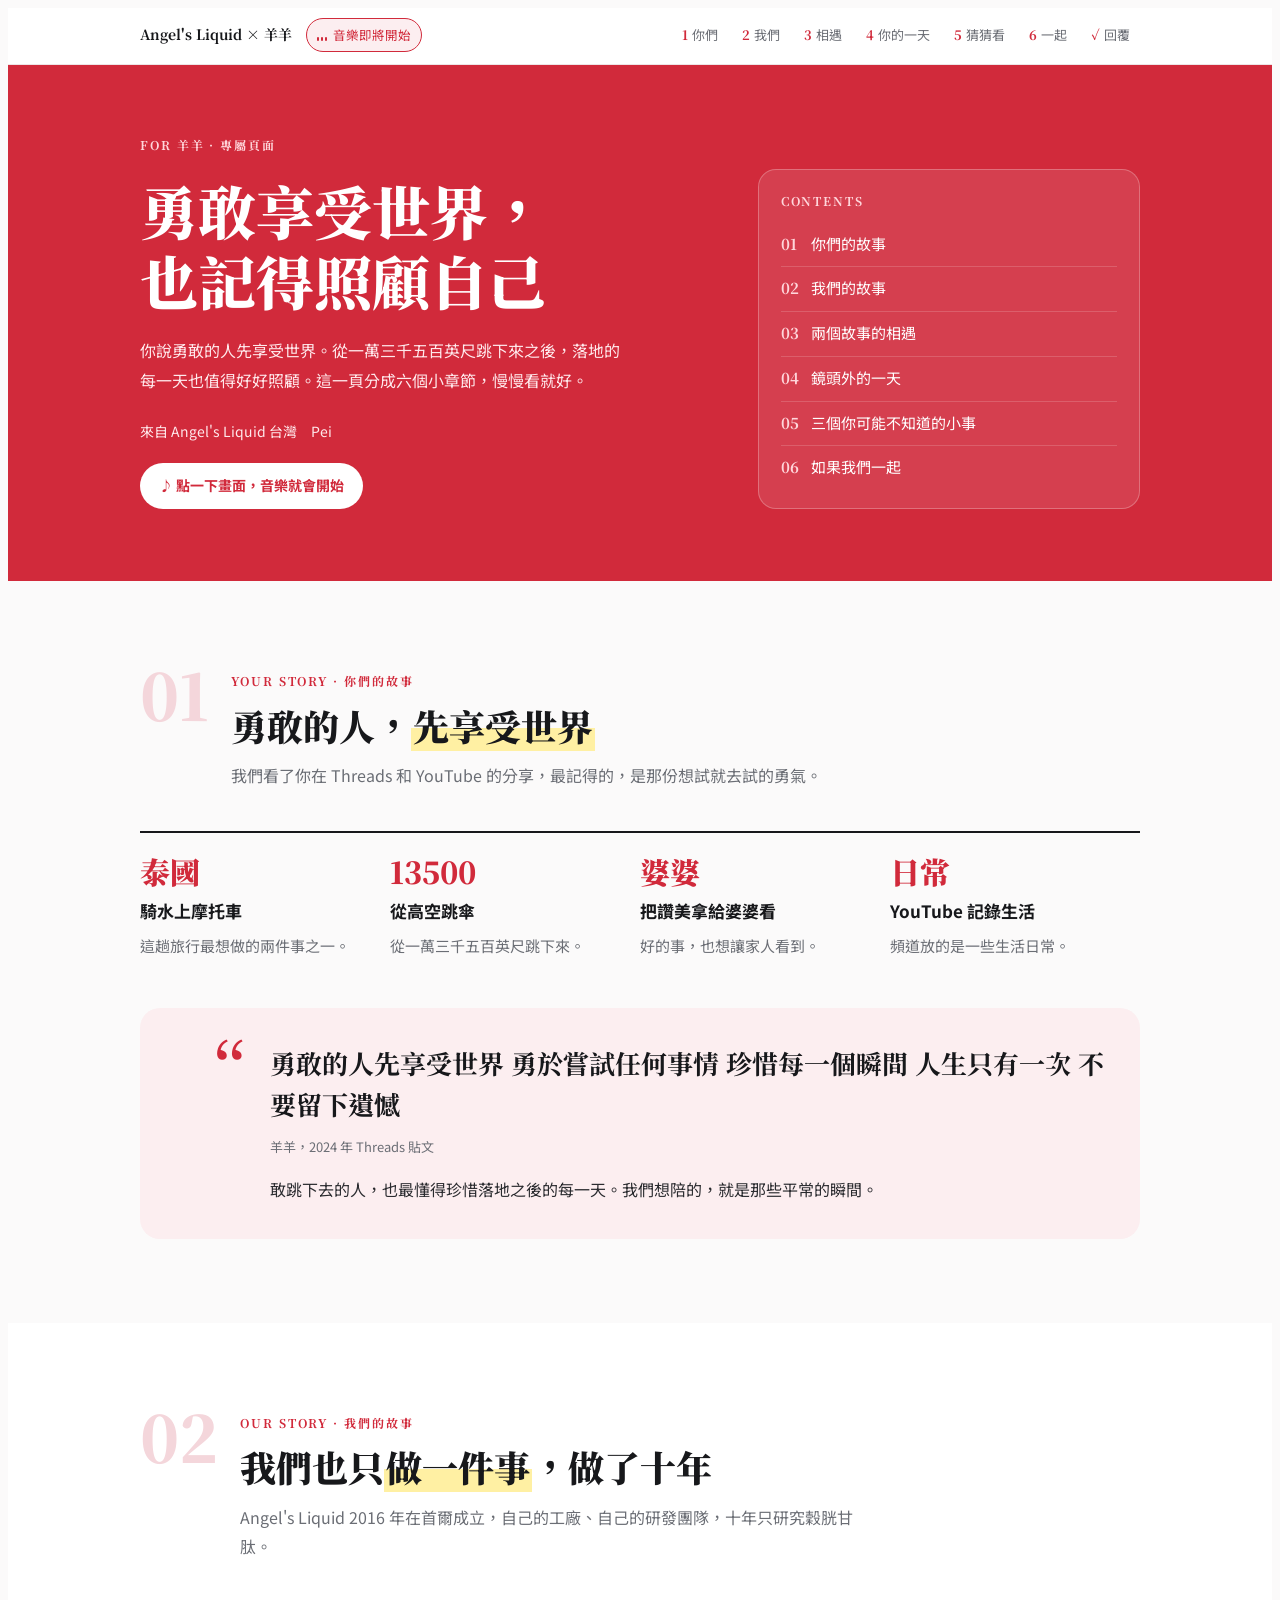
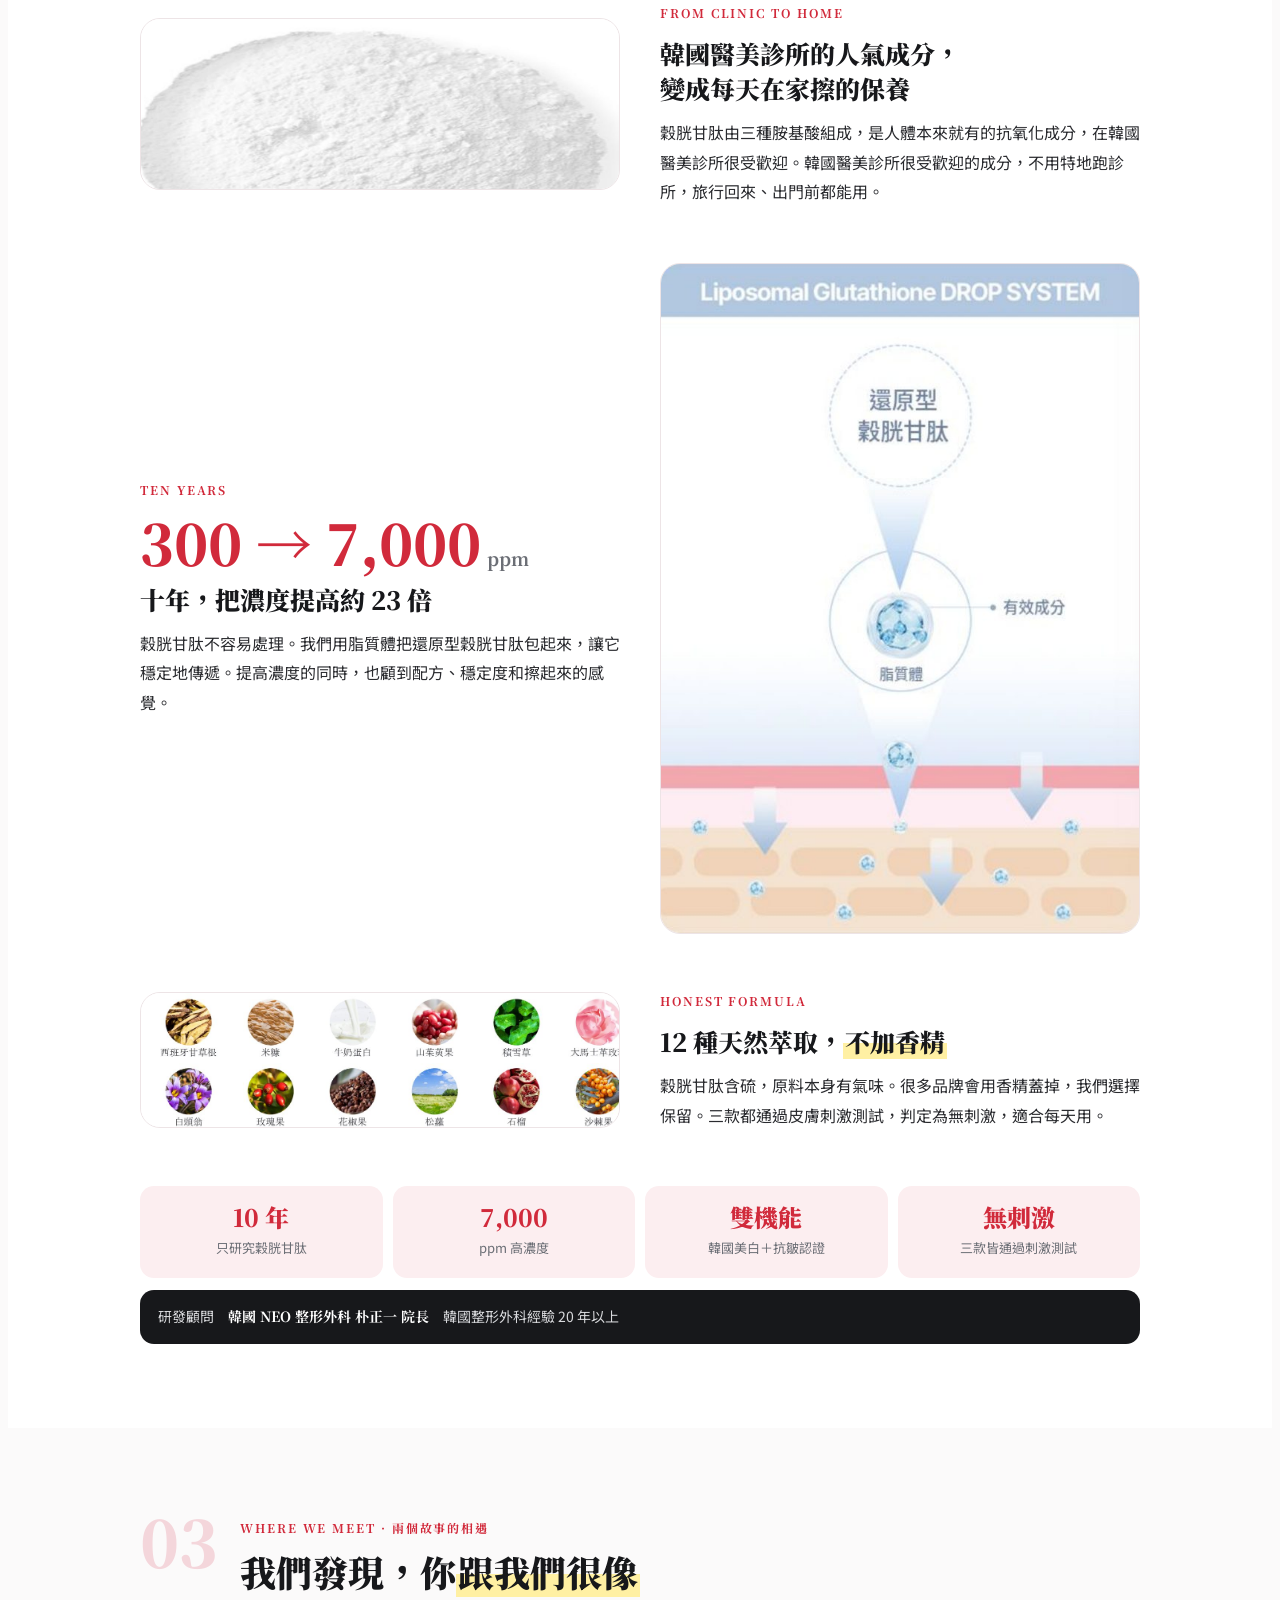
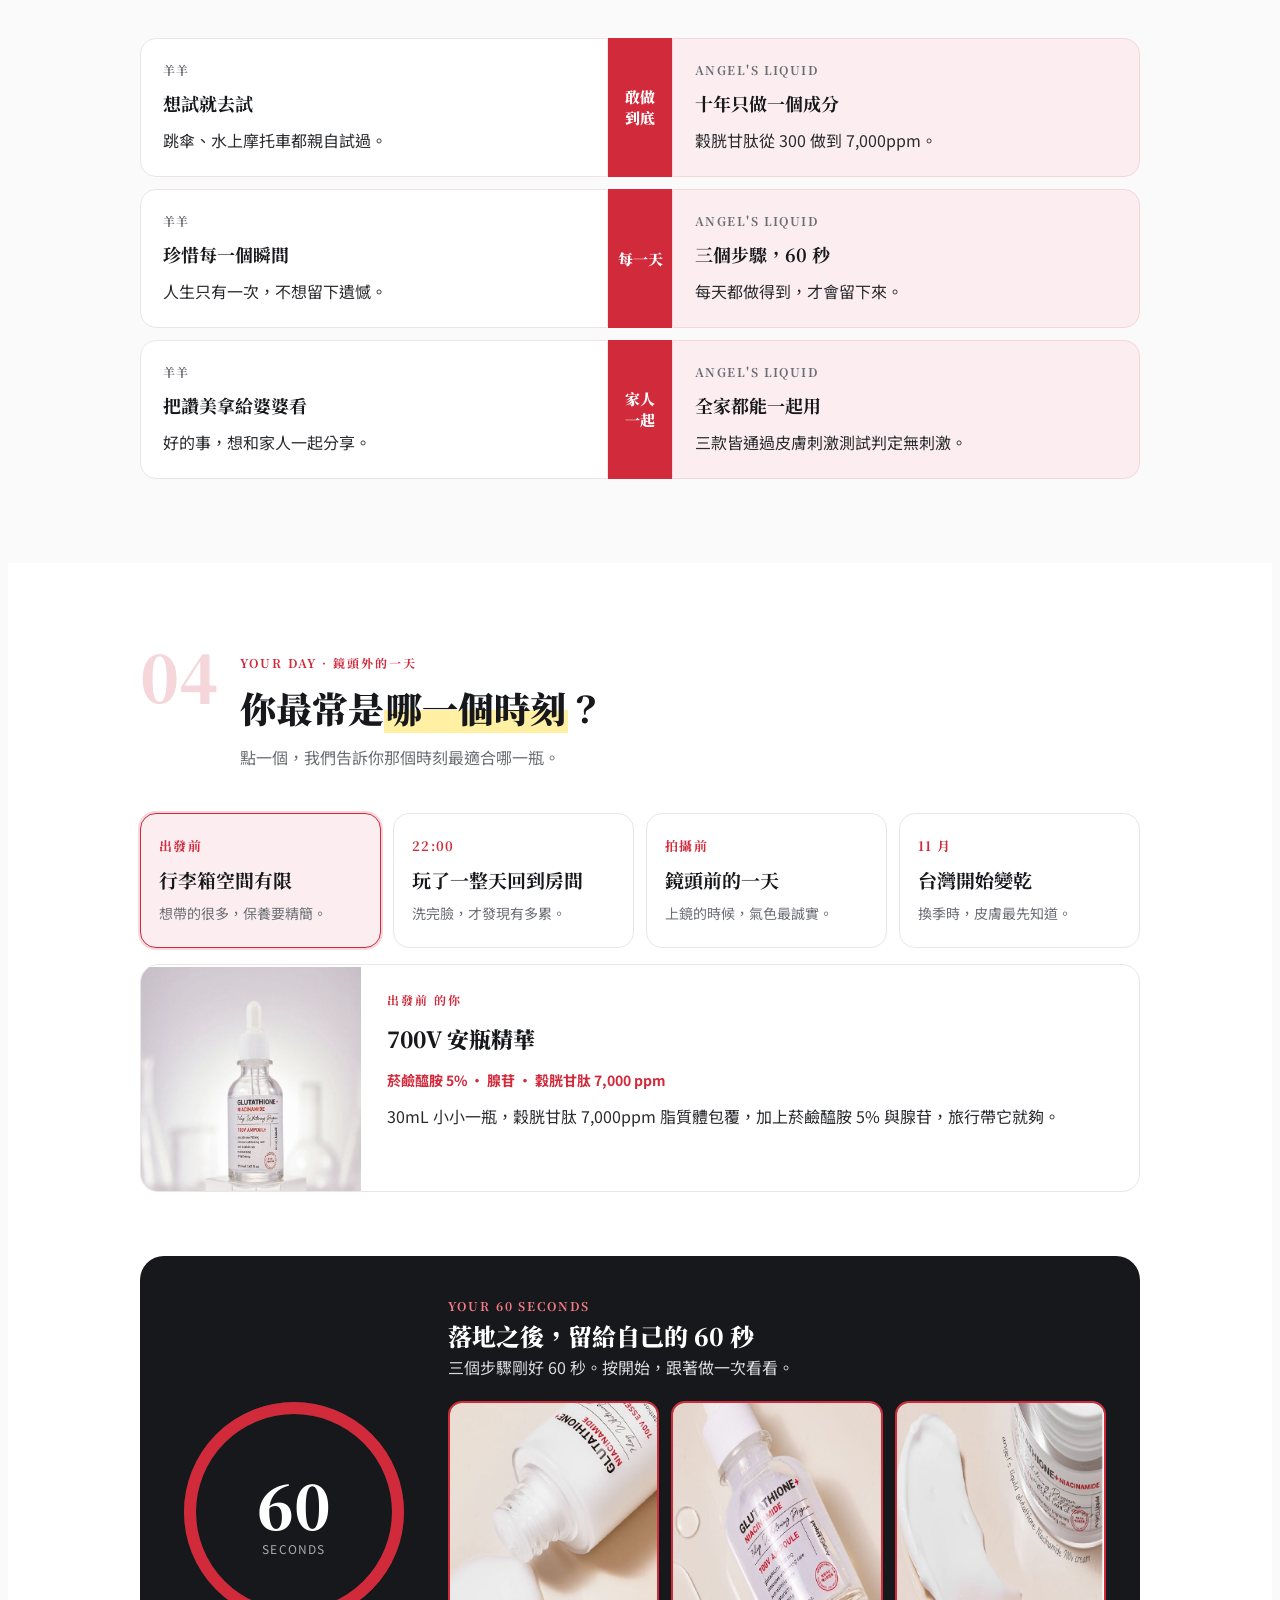
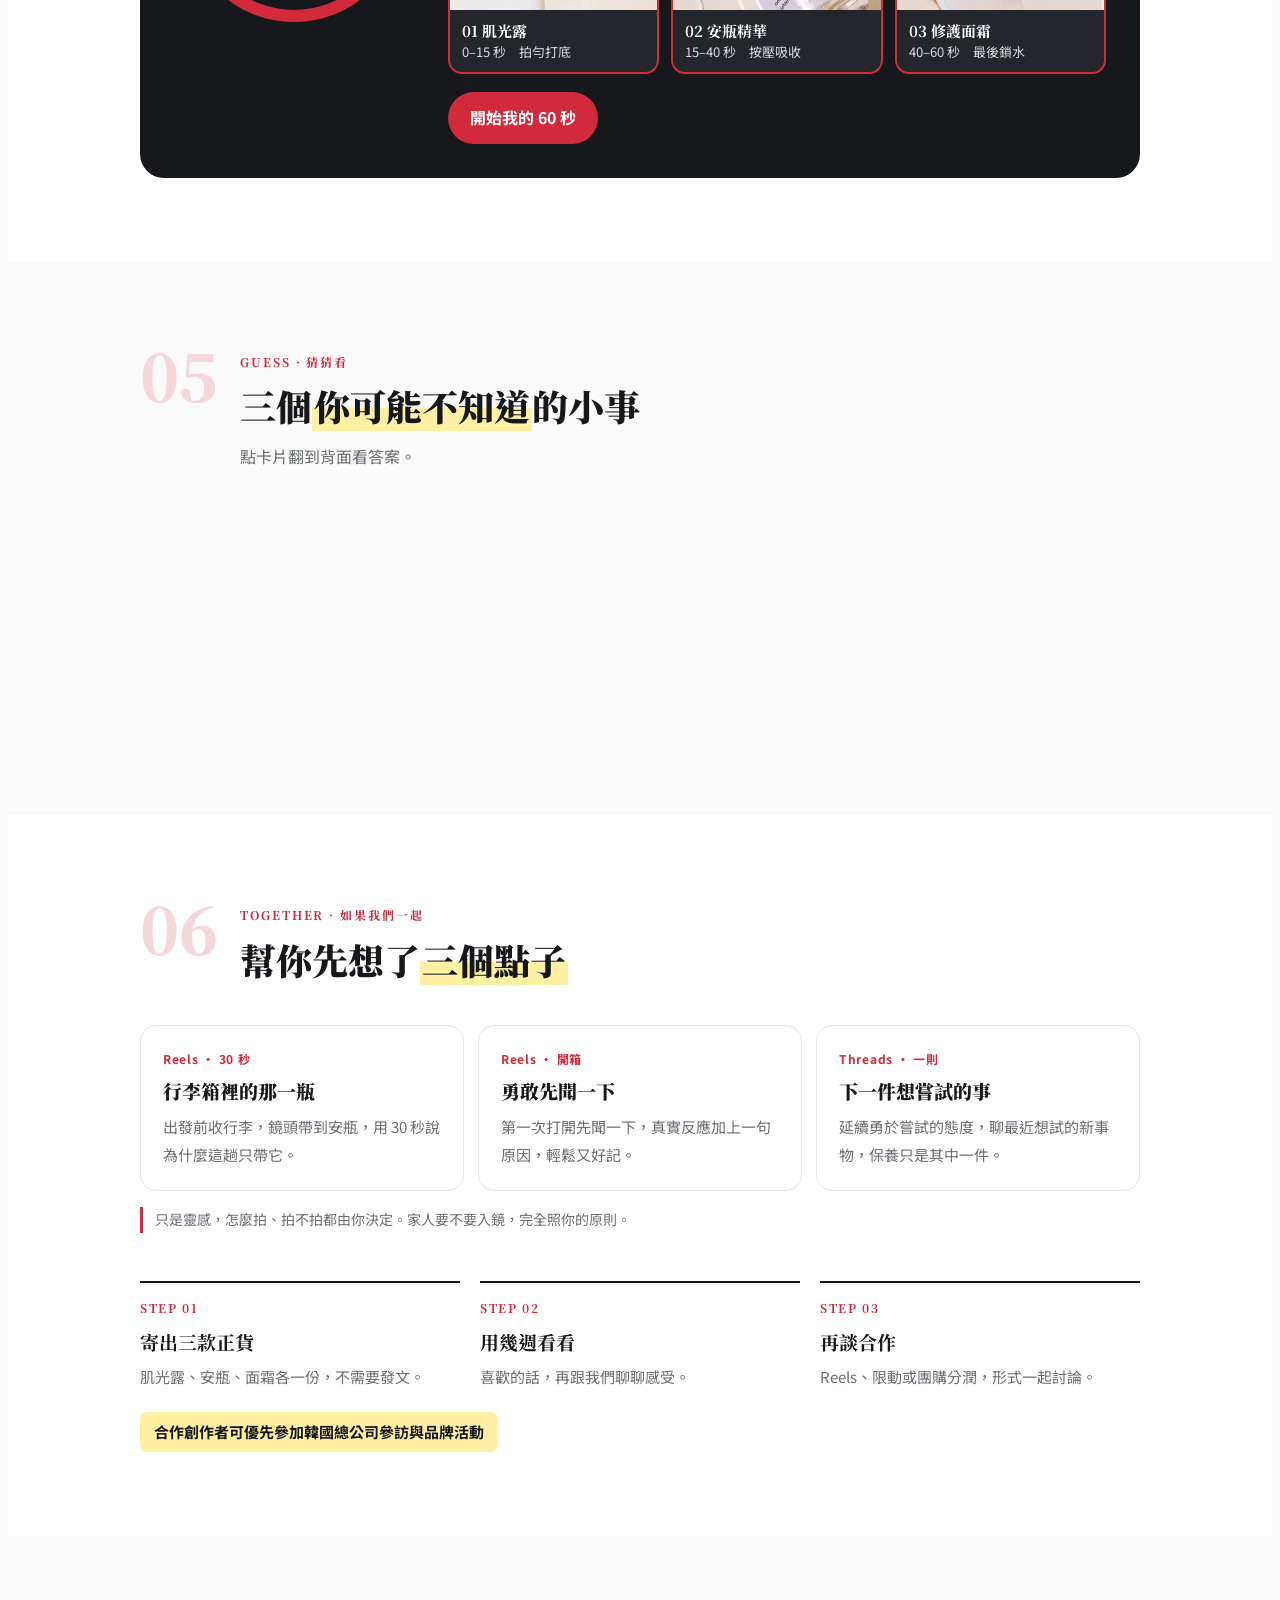
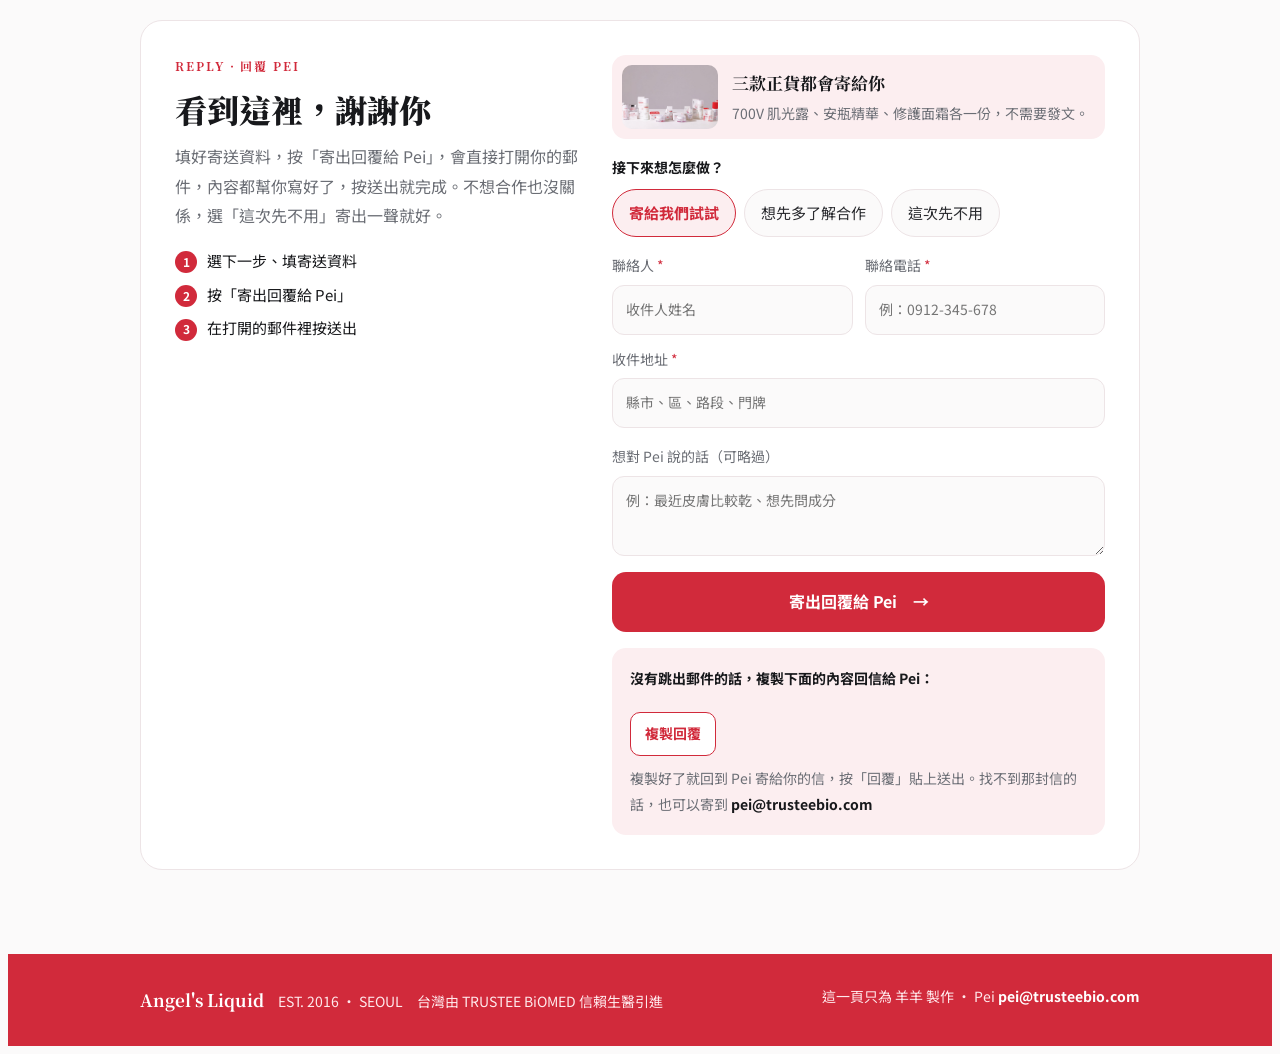
<file: qqsheep/index.html>
<!doctype html><html lang="zh-Hant"><head><meta charset="utf-8"><meta name="viewport" content="width=device-width,initial-scale=1,viewport-fit=cover"><meta name="robots" content="noindex,nofollow">
<title>給 羊羊 的一頁｜Angel&#x27;s Liquid</title><meta name="description" content="你說勇敢的人先享受世界。從一萬三千五百英尺跳下來之後，落地的每一天也值得好好照顧。這一頁分成六個小章節，慢慢看就好。">
<meta property="og:title" content="給 羊羊 的一頁｜Angel&#x27;s Liquid"><meta property="og:description" content="你說勇敢的人先享受世界。從一萬三千五百英尺跳下來之後，落地的每一天也值得好好照顧。這一頁分成六個小章節，慢慢看就好。"><meta property="og:image" content="https://pei-design.github.io/for/assets/img/group.jpg"><meta property="og:url" content="https://pei-design.github.io/for/qqsheep/"><meta name="theme-color" content="#D12A3B">
<link rel="preconnect" href="https://fonts.googleapis.com"><link rel="stylesheet" href="https://fonts.googleapis.com/css2?family=Noto+Serif+TC:wght@500;700;900&family=Noto+Sans+TC:wght@400;500;700&display=swap">
<style>/* Layout: a six-chapter booklet for one creator — sticky chapter rail, creator story → brand story → where they meet → her day → guess → collaborate; brand crimson, single light look */
:root{
  --crimson:#D12A3B; --crimson-deep:#A81E2D; --ink:#17181B; --text:#2A2B2F; --muted:#6B6E75;
  --white:#FFFFFF; --page:#FBFAFA; --blush:#FCEEF0; --blush-2:#F4D6DB; --line:#EDE4E6; --marker:#FFF0A3;
  --f-serif:"Noto Serif TC","Songti TC",serif;
  --f-sans:"Noto Sans TC","PingFang TC","Microsoft JhengHei",sans-serif;
  color-scheme:light;
}
*{box-sizing:border-box}
html{scroll-behavior:smooth}
@media (prefers-reduced-motion:reduce){html{scroll-behavior:auto}}
body{background:var(--page);color:var(--text);font-family:var(--f-sans);font-size:16px;line-height:1.85}
body::before{content:"";position:fixed;inset:0 0 auto;height:env(safe-area-inset-top,0px);z-index:10;background:var(--white)}
.band{padding-left:max(16px,env(safe-area-inset-left,0px));padding-right:max(16px,env(safe-area-inset-right,0px))}
.inner{max-width:1000px;margin:0 auto}
h1,h2,h3{font-family:var(--f-serif);color:var(--ink);margin:0;text-wrap:balance;line-height:1.4}
p{margin:0}
img{display:block;max-width:100%}
.label{font-family:var(--f-serif);font-weight:700;font-size:12px;letter-spacing:.16em;text-transform:uppercase;color:var(--crimson)}
mark{background:linear-gradient(transparent 55%,var(--marker) 55%);color:inherit;padding:0 2px;white-space:nowrap}
button{font:inherit}
button:focus-visible,a:focus-visible{outline:2px solid var(--crimson);outline-offset:3px}

/* chapter rail */
.rail{position:sticky;top:env(safe-area-inset-top,0px);z-index:9;background:rgba(255,255,255,.96);border-bottom:1px solid var(--line);backdrop-filter:blur(6px)}
.rail .inner{display:flex;align-items:center;gap:14px;padding-block:10px;overflow-x:auto;scrollbar-width:none}
.rail .inner::-webkit-scrollbar{display:none}
.rail .brand{font-family:var(--f-serif);font-weight:700;color:var(--ink);white-space:nowrap;font-size:14px}
.rail nav{display:flex;gap:4px;margin-left:auto}
.rail a{white-space:nowrap;text-decoration:none;font-size:13px;color:var(--muted);padding:5px 10px;border-radius:999px}
.rail a b{font-family:var(--f-serif);color:var(--crimson);margin-right:4px}
.rail a.on{background:var(--blush);color:var(--crimson);font-weight:700}
.bar{height:2px;background:var(--crimson);width:0;transition:width .15s linear}

/* chapter frame */
.ch{padding-block:84px}
.ch-head{display:grid;grid-template-columns:auto 1fr;gap:22px;align-items:start;margin-bottom:40px;max-width:46em}
.ch-no{font-family:var(--f-serif);font-weight:900;font-size:64px;line-height:.9;color:var(--blush-2)}
.ch-head h2{font-size:clamp(26px,3.8vw,36px);font-weight:900;margin-top:6px}
.ch-head p{color:var(--muted);margin-top:10px}
.alt{background:var(--white)}

/* cover */
.cover{background:var(--crimson);color:var(--white)}
.cover .inner{padding-block:64px 72px;display:grid;grid-template-columns:1.2fr .8fr;gap:44px;align-items:end}
.cover .label{color:#FFD6DB}
.cover h1{color:var(--white);font-size:clamp(34px,5.8vw,58px);font-weight:900;line-height:1.22;margin:16px 0 20px}
.cover p{color:#FFE9EC;max-width:30em}
.toc{background:rgba(255,255,255,.1);border:1px solid rgba(255,255,255,.25);border-radius:18px;padding:20px 22px;display:flex;flex-direction:column;gap:2px}
.toc .label{margin-bottom:8px}
.toc a{display:grid;grid-template-columns:30px 1fr;color:var(--white);text-decoration:none;padding:7px 0;border-top:1px solid rgba(255,255,255,.16);font-size:15px}
.toc a:first-of-type{border-top:0}
.toc a b{font-family:var(--f-serif);color:#FFD6DB}
.toc a:hover span{text-decoration:underline}
.from{margin-top:24px;font-size:14px;color:#FFD6DB}
@media (max-width:800px){.cover .inner{grid-template-columns:1fr}}

/* ch1 timeline */
.tl{list-style:none;margin:0;padding:0;display:grid;grid-template-columns:repeat(4,1fr);border-top:2px solid var(--ink)}
.tl li{padding:20px 18px 0 0;display:flex;flex-direction:column;gap:6px;min-width:0}
.tl .yr{font-family:var(--f-serif);font-weight:900;font-size:30px;color:var(--crimson);font-variant-numeric:tabular-nums;line-height:1.2}
.tl b{color:var(--ink);font-size:17px}
.tl span{font-size:15px;color:var(--muted)}
@media (max-width:800px){.tl{grid-template-columns:1fr 1fr;row-gap:26px}}
@media (max-width:440px){.tl{grid-template-columns:1fr}}
.quote{margin-top:48px;background:var(--blush);border-radius:20px;padding:34px 36px;display:grid;grid-template-columns:auto 1fr;gap:22px}
.quote .q{font-family:var(--f-serif);font-size:72px;line-height:.8;color:var(--crimson)}
.quote blockquote{margin:0;font-family:var(--f-serif);font-weight:700;font-size:clamp(20px,2.8vw,26px);color:var(--ink);line-height:1.6}
.quote cite{display:block;margin-top:10px;font-style:normal;font-size:13px;color:var(--muted)}
.quote p{margin-top:16px}
@media (max-width:560px){.quote{grid-template-columns:1fr;padding:26px}}

/* ch2 brand story: alternating image/text rows */
.rows{display:flex;flex-direction:column;gap:56px}
.row{display:grid;grid-template-columns:1fr 1fr;gap:40px;align-items:center}
.row.flip-r .media{order:2}
.row .media{background:var(--white);border:1px solid var(--line);border-radius:20px;overflow:hidden}
.row .media img{width:100%;height:auto}
.row .txt{display:flex;flex-direction:column;gap:12px}
.row .txt h3{font-size:clamp(21px,2.6vw,25px);font-weight:900}
.row .big{font-family:var(--f-serif);font-weight:900;font-size:clamp(40px,6vw,56px);color:var(--crimson);line-height:1}
.row .big small{font-size:18px;color:var(--muted);font-weight:700;margin-left:6px}
@media (max-width:800px){.row{grid-template-columns:1fr;gap:20px}.row.flip-r .media{order:0}}
.proofs{display:grid;grid-template-columns:repeat(4,1fr);gap:10px;margin-top:56px}
.proof{background:var(--blush);border-radius:14px;padding:16px 12px;text-align:center}
.proof b{display:block;font-family:var(--f-serif);font-weight:900;font-size:24px;color:var(--crimson);line-height:1.25}
.proof span{font-size:13px;color:var(--muted)}
@media (max-width:700px){.proofs{grid-template-columns:1fr 1fr}}
.doc{margin-top:12px;background:var(--ink);color:#D9DADD;border-radius:14px;padding:14px 18px;font-size:14px}
.doc b{color:var(--white);font-family:var(--f-serif)}

/* ch3 meet */
.meet{display:flex;flex-direction:column;gap:12px}
.pair{display:grid;grid-template-columns:1fr 64px 1fr;align-items:stretch;gap:0}
.pair > div{background:var(--white);border:1px solid var(--line);padding:20px 22px;display:flex;flex-direction:column;gap:6px;min-width:0}
.pair .you{border-radius:16px 0 0 16px}
.pair .us{border-radius:0 16px 16px 0;background:var(--blush);border-color:var(--blush-2)}
.pair .mid{background:var(--crimson);border:0;color:var(--white);align-items:center;justify-content:center;font-family:var(--f-serif);font-weight:900;font-size:15px;padding:8px;text-align:center;line-height:1.4}
.pair .who{font-size:12px;letter-spacing:.12em;font-weight:700;color:var(--muted);font-family:var(--f-serif)}
.pair b{font-family:var(--f-serif);font-size:18px;color:var(--ink)}
@media (max-width:640px){.pair{grid-template-columns:1fr}.pair .you{border-radius:16px 16px 0 0}.pair .us{border-radius:0 0 16px 16px}.pair .mid{padding:6px}}

/* ch4 day */
.scenes{display:grid;grid-template-columns:repeat(4,1fr);gap:12px}
.scene{background:var(--white);border:1px solid var(--line);border-radius:16px;padding:20px 18px;text-align:left;cursor:pointer;display:flex;flex-direction:column;gap:8px;color:inherit;min-width:0}
.scene .t{font-family:var(--f-serif);font-size:13px;letter-spacing:.1em;color:var(--crimson);font-weight:700}
.scene b{font-family:var(--f-serif);font-size:19px;color:var(--ink);line-height:1.45}
.scene span{font-size:14px;color:var(--muted)}
.scene[aria-pressed="true"]{border-color:var(--crimson);background:var(--blush);box-shadow:0 0 0 2px var(--blush-2)}
@media (max-width:860px){.scenes{grid-template-columns:1fr 1fr}}

.answer{margin-top:16px;background:var(--white);border:1px solid var(--line);border-radius:18px;overflow:hidden;display:grid;grid-template-columns:220px 1fr}
.answer img{width:100%;height:100%;object-fit:cover;background:#F2F1F3}
.answer .body{padding:24px 26px;display:flex;flex-direction:column;gap:8px;min-width:0}
.answer .name{font-family:var(--f-serif);font-weight:900;font-size:22px;color:var(--ink)}
.answer .spec{font-size:14px;color:var(--crimson);font-weight:700}
@media (max-width:600px){.answer{grid-template-columns:1fr}.answer img{height:220px}}
.routine{margin-top:64px;background:var(--ink);border-radius:24px;padding:34px;display:grid;grid-template-columns:240px 1fr;gap:34px;align-items:center;color:#D9DADD}
.routine h3{color:var(--white);font-size:24px;font-weight:900}
.ring{position:relative;width:100%;max-width:240px;aspect-ratio:1}
.ring svg{width:100%;height:100%;transform:rotate(-90deg)}
.ring .face{position:absolute;inset:0;display:flex;flex-direction:column;align-items:center;justify-content:center;gap:4px}
.ring .sec{font-family:var(--f-serif);font-weight:900;font-size:60px;line-height:1;color:var(--white);font-variant-numeric:tabular-nums}
.ring .face small{font-size:12px;color:#A9ABB1;letter-spacing:.1em}
.rsteps{display:grid;grid-template-columns:repeat(3,1fr);gap:12px;margin-top:18px}
.rstep{border-radius:14px;overflow:hidden;background:#24262B;border:2px solid transparent;transition:border-color .3s,opacity .3s;opacity:.55}
.rstep.on{border-color:var(--crimson);opacity:1}
.rstep img{width:100%;aspect-ratio:1;object-fit:cover}
.rstep div{padding:10px 12px;font-size:13px;line-height:1.5}
.rstep b{display:block;color:var(--white);font-family:var(--f-serif);font-size:15px}
.go{margin-top:18px;background:var(--crimson);color:var(--white);border:0;border-radius:999px;padding:11px 22px;font-weight:700;cursor:pointer}
.go:hover{background:var(--crimson-deep)}
@media (max-width:760px){.routine{grid-template-columns:1fr;padding:24px}.ring{margin:0 auto;max-width:200px}}


/* ch5 flips */
.flips{display:grid;grid-template-columns:repeat(3,1fr);gap:14px}
.flip{perspective:900px;border:0;background:none;padding:0;cursor:pointer;min-height:220px;text-align:left}
.flip .card{position:relative;width:100%;height:100%;min-height:220px;transition:transform .6s;transform-style:preserve-3d}
.flip[aria-pressed="true"] .card{transform:rotateY(180deg)}
.flip .side{position:absolute;inset:0;border-radius:16px;padding:22px;display:flex;flex-direction:column;gap:10px;backface-visibility:hidden;-webkit-backface-visibility:hidden}
.flip .front{background:var(--white);border:1.5px dashed var(--blush-2)}
.flip .front b{font-family:var(--f-serif);font-size:20px;color:var(--ink);line-height:1.45}
.flip .front span{margin-top:auto;font-size:13px;color:var(--crimson);font-weight:700}
.flip .back{background:var(--crimson);color:var(--white);transform:rotateY(180deg)}
.flip .back .t{font-size:12px;letter-spacing:.14em;color:#FFD6DB;font-family:var(--f-serif);font-weight:700}
@media (prefers-reduced-motion:reduce){.flip .card{transition:none}}
@media (max-width:780px){.flips{grid-template-columns:1fr}}

/* ch6 */
.ideas{display:grid;grid-template-columns:repeat(3,1fr);gap:14px}
.idea{background:var(--white);border:1px solid var(--line);border-radius:16px;padding:22px;display:flex;flex-direction:column;gap:8px}
.idea .fmt{font-size:12px;font-weight:700;color:var(--crimson);letter-spacing:.06em}
.idea h3{font-size:19px;font-weight:900}
.idea p{font-size:15px;color:var(--muted)}
.aside{margin-top:16px;font-size:14px;color:var(--muted);border-left:3px solid var(--crimson);padding-left:12px}
@media (max-width:780px){.ideas{grid-template-columns:1fr}}
.steps{list-style:none;margin:48px 0 0;padding:0;display:grid;grid-template-columns:repeat(3,1fr);gap:20px;counter-reset:s}
.steps li{border-top:2px solid var(--ink);padding-top:14px;display:flex;flex-direction:column;gap:4px}
.steps li::before{counter-increment:s;content:"STEP 0" counter(s);font-family:var(--f-serif);font-size:12px;letter-spacing:.14em;color:var(--crimson);font-weight:700}
.steps b{font-family:var(--f-serif);font-size:19px;color:var(--ink)}
.steps span{color:var(--muted);font-size:15px}
.perk{margin-top:22px;display:inline-block;background:var(--marker);color:var(--ink);font-weight:700;padding:6px 14px;border-radius:8px;font-size:15px}
@media (max-width:640px){.steps{grid-template-columns:1fr}}

/* reply */
.reply{background:var(--white);border:1px solid var(--line);border-radius:22px;padding:34px;display:grid;grid-template-columns:.9fr 1.1fr;gap:34px}
@media (max-width:780px){.reply{grid-template-columns:1fr;padding:24px}}
.reply .head{display:flex;flex-direction:column;gap:10px}
.reply .head h2{font-size:clamp(26px,3.6vw,32px);font-weight:900}
.reply .head p{color:var(--muted)}
.reply .form{display:flex;flex-direction:column;gap:16px;min-width:0}
.grp{display:flex;flex-direction:column;gap:8px}
.grp>span{font-size:14px;font-weight:700;color:var(--ink)}
.chips{display:flex;flex-wrap:wrap;gap:8px}
.chip{padding:9px 16px;border-radius:999px;border:1px solid var(--line);background:var(--page);color:var(--text);cursor:pointer;font-size:15px}
.chip[aria-pressed="true"]{border-color:var(--crimson);background:var(--blush);color:var(--crimson);font-weight:700}
label{font-size:14px;color:var(--muted);display:flex;flex-direction:column;gap:6px}
input,textarea{font:inherit;color:var(--text);background:var(--page);border:1px solid var(--line);border-radius:12px;padding:11px 13px;width:100%}
textarea{min-height:80px;resize:vertical}
.send{background:var(--crimson);color:var(--white);border:0;border-radius:14px;padding:15px;font-weight:700;font-size:16px;cursor:pointer}
.send:hover{background:var(--crimson-deep)}
.out{background:var(--blush);border-radius:14px;padding:18px;display:flex;flex-direction:column;gap:10px}
.out pre{margin:0;white-space:pre-wrap;font-family:var(--f-sans);font-size:15px}
.ghost{align-self:flex-start;background:var(--white);border:1px solid var(--crimson);color:var(--crimson);border-radius:10px;padding:8px 14px;cursor:pointer;font-weight:700;font-size:14px}
.addr{font-weight:700;color:var(--ink);user-select:all}
.gift{display:grid;grid-template-columns:96px 1fr;gap:14px;align-items:center;background:var(--blush);border-radius:14px;padding:10px;}
.gift img{width:96px;height:64px;object-fit:cover;border-radius:10px}
.gift b{display:block;font-family:var(--f-serif);color:var(--ink);font-size:17px}
.gift span{font-size:14px;color:var(--muted)}
.ship{display:grid;grid-template-columns:1fr 1fr;gap:12px}
.ship .wide{grid-column:1/-1}
@media (max-width:440px){.ship{grid-template-columns:1fr}}
label em{color:var(--crimson);font-style:normal}
.err{color:var(--crimson);font-size:14px;font-weight:700}
.how{margin:6px 0 0;padding:0;list-style:none;counter-reset:h;display:flex;flex-direction:column;gap:6px}
.how li{counter-increment:h;display:flex;gap:10px;align-items:baseline;font-size:15px;color:var(--ink)}
.how li::before{content:counter(h);flex:none;width:22px;height:22px;border-radius:50%;background:var(--crimson);color:#fff;font-size:12px;font-weight:700;display:inline-flex;align-items:center;justify-content:center}
.ship[hidden]{display:none!important}

footer{background:var(--crimson);color:#FFE9EC}
footer .inner{padding-block:30px;display:flex;justify-content:space-between;flex-wrap:wrap;gap:12px;font-size:14px}
footer b{font-family:var(--f-serif);color:var(--white);font-size:17px}

/* ---------- phone ---------- */
@media (max-width:600px){
  body{font-size:15.5px;line-height:1.8}
  .rail .brand{display:none}
  .rail nav{margin-left:0}
  .rail a{padding:5px 8px}
  .ch{padding-block:52px}
  .ch-head{grid-template-columns:1fr;gap:4px;margin-bottom:26px}
  .ch-no{font-size:40px}
  .ch-head h2{font-size:25px;margin-top:2px}
  .cover .inner{padding-block:40px 44px;gap:28px}
  .cover h1{font-size:30px;line-height:1.3;margin:12px 0 14px}
  .cover h1 span{display:block}
  .toc{padding:14px 16px}
  .toc a{padding:6px 0;font-size:14px}
  .tl{grid-template-columns:1fr 1fr;column-gap:14px;row-gap:18px}
  .tl li{padding:14px 0 0}
  .tl .yr{font-size:24px}
  .tl b{font-size:15px}
  .tl span{font-size:14.5px;line-height:1.65}
  .quote{margin-top:32px;padding:22px 20px;gap:6px}
  .quote .q{font-size:48px}
  .quote blockquote{font-size:19px}
  .rows{gap:36px}
  .row .txt h3{font-size:20px}
  .proofs{margin-top:36px}
  .proof{padding:14px 10px}
  .proof span,.proof small{font-size:13px}
  .proof b{font-size:20px}
  .pair > div{padding:14px 16px}
  .pair b{font-size:16px}
  .scenes{grid-template-columns:1fr 1fr;gap:8px}
  .scene{padding:14px 12px;gap:4px}
  .scene b{font-size:15.5px}
  .scene span{font-size:14px;line-height:1.6}
  .scene .t{font-size:13px}
  .answer img{height:180px}
  .answer .body{padding:18px}
  .routine{margin-top:40px;padding:22px 18px;gap:18px}
  .ring{max-width:160px}
  .ring .sec{font-size:44px}
  .routine h3{font-size:20px}
  .rsteps{grid-template-columns:1fr;gap:8px}
  .rstep{display:grid;grid-template-columns:76px 1fr;align-items:center}
  .rstep img{aspect-ratio:1;height:76px}
  .rstep div{padding:10px 14px;font-size:14px;line-height:1.55}
  .rstep b{font-size:15px}
  .go{width:100%}
  .flip,.flip .card{min-height:150px}
  .flip .side{padding:18px}
  .flip .front b{font-size:18px}
  .idea{padding:18px}
  .steps{margin-top:36px;gap:14px}
  .reply{padding:20px 16px;gap:22px;border-radius:18px}
  .chip{padding:8px 13px;font-size:14px}
  footer .inner{flex-direction:column;gap:6px}
}
@media (max-width:360px){.scenes{grid-template-columns:1fr}}
/* music */
.music{flex:none;display:inline-flex;align-items:center;gap:6px;border:1px solid var(--line);background:var(--white);color:var(--muted);border-radius:999px;padding:4px 10px;font-size:12.5px;cursor:pointer;white-space:nowrap}
.music[aria-pressed="true"]{border-color:var(--crimson);color:var(--crimson);background:var(--blush)}
.eq{display:inline-flex;align-items:flex-end;gap:2px;height:11px}
.eq i{width:2px;height:4px;background:currentColor;border-radius:1px}
.music[aria-pressed="true"] .eq i{animation:eq 1s infinite ease-in-out}
.music[aria-pressed="true"] .eq i:nth-child(2){animation-delay:.2s}.music[aria-pressed="true"] .eq i:nth-child(3){animation-delay:.4s}
@keyframes eq{0%,100%{height:3px}50%{height:11px}}
@media (prefers-reduced-motion:reduce){.music[aria-pressed="true"] .eq i{animation:none;height:8px}}
.music-cta{margin-top:18px;background:rgba(255,255,255,.14);color:#fff;border:1px solid rgba(255,255,255,.4);border-radius:999px;padding:9px 18px;font-size:14px;font-weight:700;cursor:pointer}
.music-cta[aria-pressed="true"]{background:#fff;color:var(--crimson)}
.music-cta:hover{background:rgba(255,255,255,.24)}
@media (max-width:600px){.rail .music{order:-1}}

a.send{display:block;text-align:center;text-decoration:none}
</style></head><body><div id="app"></div>
<script>/* Shared renderer for the creator booklet site. renderSite(d) -> HTML string; bindSite(root,d) wires interactions. */
var SITE_EMAIL='pei@trusteebio.com';
function _e(s){return String(s==null?'':s).replace(/[&<>"]/g,function(c){return {'&':'&amp;','<':'&lt;','>':'&gt;','"':'&quot;'}[c];});}
function _mark(t,m){t=_e(t);if(m){var em=_e(m);var i=t.indexOf(em);if(i>=0)return t.slice(0,i)+'<mark>'+em+'</mark>'+t.slice(i+em.length);}return t;}
function _br(t){return _e(t).replace(/\n/g,'<br>');}
var SITE_PRODUCTS={
  toner:{img:'../assets/img/toner.jpg',name:'700V 肌光露',spec:'150 mL · 化妝水質地 · 菸鹼醯胺'},
  ampoule:{img:'../assets/img/ampoule.jpg',name:'700V 安瓶精華',spec:'菸鹼醯胺 5% · 腺苷 · 穀胱甘肽 7,000 ppm'},
  cream:{img:'../assets/img/cream.jpg',name:'700V 修護面霜',spec:'角鯊烷 · 腺苷 · 柔滑不黏'}
};
function renderSite(d){
  d=d||{};var h=d.hero||{},c1=d.c1||{},c2=d.c2||{},c3=d.c3||{},c4=d.c4||{},c5=d.c5||{},c6=d.c6||{},rp=d.reply||{};
  var name=d.creator_name||'',ch=d.channel||'';
  var scenes=(c4.scenes||[]).slice(0,4),def=Math.min(Math.max(c4.default||0,0),Math.max(scenes.length-1,0));
  var s0=scenes[def]||{},p0=SITE_PRODUCTS[s0.p]||SITE_PRODUCTS.ampoule;
  var head=function(no,en,title,mark,intro){return '<div class="ch-head"><span class="ch-no">'+no+'</span><div><span class="label">'+en+'</span><h2>'+_mark(title,mark)+'</h2>'+(intro?'<p>'+_e(intro)+'</p>':'')+'</div></div>';};
  var o='';
  o+='<div class="rail band"><div class="inner"><span class="brand">Angel\'s Liquid × '+_e(ch||name)+'</span><button class="music" type="button" data-music aria-pressed="false"><span class="eq" aria-hidden="true"><i></i><i></i><i></i></span><span data-music-label>音樂</span></button><nav aria-label="章節">'
   +'<a href="#c1"><b>1</b>你們</a><a href="#c2"><b>2</b>我們</a><a href="#c3"><b>3</b>相遇</a><a href="#c4"><b>4</b>你的一天</a><a href="#c5"><b>5</b>猜猜看</a><a href="#c6"><b>6</b>一起</a><a href="#reply"><b>✓</b>回覆</a></nav></div><div class="bar" data-bar></div></div>';
  o+='<header class="cover band"><div class="inner"><div><span class="label">'+_e(h.eyebrow||('For '+name+' · 專屬頁面'))+'</span><h1>'+_e(h.title_l1||'')+'<br>'+_e(h.title_l2||'')+'</h1><p>'+_e(h.sub||'')+'</p><p class="from">來自 Angel\'s Liquid 台灣　Pei</p><button class="music-cta" type="button" data-music aria-pressed="false">♪ 開啟音樂，慢慢看</button></div>'
   +'<nav class="toc" aria-label="目錄"><span class="label">Contents</span><a href="#c1"><b>01</b><span>你們的故事</span></a><a href="#c2"><b>02</b><span>我們的故事</span></a><a href="#c3"><b>03</b><span>兩個故事的相遇</span></a><a href="#c4"><b>04</b><span>鏡頭外的一天</span></a><a href="#c5"><b>05</b><span>三個你可能不知道的小事</span></a><a href="#c6"><b>06</b><span>如果我們一起</span></a></nav></div></header><main>';
  // 1
  o+='<section class="ch band" id="c1"><div class="inner">'+head('01','Your story · 你們的故事',c1.title,c1.mark,c1.intro)+'<ol class="tl">';
  (c1.timeline||[]).slice(0,4).forEach(function(t){o+='<li><span class="yr">'+_e(t.k)+'</span><b>'+_e(t.b)+'</b><span>'+_e(t.s)+'</span></li>';});
  o+='</ol>';
  if(c1.quote&&c1.quote.text){o+='<div class="quote"><span class="q" aria-hidden="true">“</span><div><blockquote>'+_e(c1.quote.text)+'</blockquote>'+(c1.quote.cite?'<cite>'+_e(c1.quote.cite)+'</cite>':'')+(c1.quote.reflection?'<p>'+_e(c1.quote.reflection)+'</p>':'')+'</div></div>';}
  else if(c1.reflection){o+='<div class="quote"><span class="q" aria-hidden="true">“</span><div><p style="margin:0">'+_e(c1.reflection)+'</p></div></div>';}
  o+='</div></section>';
  // 2
  o+='<section class="ch band alt" id="c2"><div class="inner">'+head('02','Our story · 我們的故事',c2.title||'我們也只做一件事，做了十年',c2.mark||'做一件事',c2.intro||'Angel\'s Liquid 2016 年在首爾成立，自己的工廠、自己的研發團隊，從頭到尾只研究一個成分。')+'<div class="rows">'
   +'<div class="row"><div class="media"><img src="../assets/img/powder.jpg" alt="穀胱甘肽原料粉末"></div><div class="txt"><span class="label">From clinic to home</span><h3>韓國醫美診所的人氣成分，變成每天在家擦的保養</h3><p>穀胱甘肽由三種胺基酸組成，是人體本來就有的抗氧化成分，在韓國醫美診所很受歡迎。'+_e(c2.bridge||'但不是每個人都有時間跑診所。我們想把它帶回家。')+'</p></div></div>'
   +'<div class="row flip-r"><div class="media"><img src="../assets/img/liposome.jpg" alt="脂質體包覆穀胱甘肽示意圖"></div><div class="txt"><span class="label">Ten years</span><span class="big">300 → 7,000<small>ppm</small></span><h3>十年，把濃度提高約 23 倍</h3><p>穀胱甘肽不容易處理。我們用脂質體把還原型穀胱甘肽包起來，讓它穩定地傳遞。提高濃度的同時，也顧到配方、穩定度和擦起來的感覺。</p></div></div>'
   +'<div class="row"><div class="media"><img src="../assets/img/extracts.jpg" alt="12 種天然萃取"></div><div class="txt"><span class="label">Honest formula</span><h3>12 種天然萃取，<mark>不加香精</mark></h3><p>穀胱甘肽含硫，原料本身有氣味。很多品牌會用香精蓋掉，我們選擇保留。三款都通過皮膚刺激測試，判定為無刺激，適合每天用。</p></div></div></div>'
   +'<div class="proofs"><div class="proof"><b>10 年</b><span>只研究穀胱甘肽</span></div><div class="proof"><b>7,000</b><span>ppm 高濃度</span></div><div class="proof"><b>雙機能</b><span>韓國美白＋抗皺認證</span></div><div class="proof"><b>無刺激</b><span>三款皆通過刺激測試</span></div></div>'
   +'<div class="doc">研發顧問　<b>韓國 NEO 整形外科 朴正一 院長</b>　韓國整形外科經驗 20 年以上</div></div></section>';
  // 3
  o+='<section class="ch band" id="c3"><div class="inner">'+head('03','Where we meet · 兩個故事的相遇',c3.title||'我們發現，你們跟我們很像',c3.mark||'你們跟我們很像','')+'<div class="meet">';
  (c3.pairs||[]).slice(0,3).forEach(function(p){o+='<div class="pair"><div class="you"><span class="who">'+_e((ch||name).toUpperCase())+'</span><b>'+_e(p.you_b)+'</b><span>'+_e(p.you_s)+'</span></div><div class="mid">'+_br(p.mid)+'</div><div class="us"><span class="who">ANGEL\'S LIQUID</span><b>'+_e(p.us_b)+'</b><span>'+_e(p.us_s)+'</span></div></div>';});
  o+='</div></div></section>';
  // 4
  o+='<section class="ch band alt" id="c4"><div class="inner">'+head('04','Your day · 鏡頭外的一天',c4.title||'你最常是哪一個時刻？',c4.mark||'哪一個時刻',c4.intro||'點一個，我們告訴你那個時刻最適合哪一瓶。')+'<div class="scenes" role="group" aria-label="選擇一個時刻">';
  scenes.forEach(function(s,i){o+='<button class="scene" type="button" aria-pressed="'+(i===def)+'" data-i="'+i+'"><span class="t">'+_e(s.t)+'</span><b>'+_e(s.b)+'</b><span>'+_e(s.s)+'</span></button>';});
  o+='</div><div class="answer" aria-live="polite"><img data-ans-img src="'+p0.img+'" alt="'+_e(p0.name)+'"><div class="body"><span class="label" data-ans-tag>'+_e(s0.t||'')+' 的你</span><span class="name" data-ans-name>'+_e(p0.name)+'</span><span class="spec" data-ans-spec>'+_e(p0.spec)+'</span><p data-ans-why>'+_e(s0.why||'')+'</p></div></div>';
  o+='<div class="routine"><div class="ring"><svg viewBox="0 0 120 120" aria-hidden="true"><circle cx="60" cy="60" r="52" fill="none" stroke="#2E3035" stroke-width="6"/><circle data-arc cx="60" cy="60" r="52" fill="none" stroke="#D12A3B" stroke-width="6" stroke-linecap="round" stroke-dasharray="326.73" stroke-dashoffset="0"/></svg><div class="face"><span class="sec" data-sec>60</span><small>SECONDS</small></div></div>'
   +'<div><span class="label" style="color:#F07A86">Your 60 seconds</span><h3>'+_e(c4.routine_title||'三個步驟，60 秒保養')+'</h3><p data-rstat>三個步驟剛好 60 秒。按開始，跟著做一次看看。</p><div class="rsteps">'
   +'<div class="rstep on" data-rs><img src="../assets/img/step1.jpg" alt="肌光露質地"><div><b>01 肌光露</b>0–15 秒　拍勻打底</div></div>'
   +'<div class="rstep on" data-rs><img src="../assets/img/step2.jpg" alt="安瓶精華質地"><div><b>02 安瓶精華</b>15–40 秒　按壓吸收</div></div>'
   +'<div class="rstep on" data-rs><img src="../assets/img/step3.jpg" alt="修護面霜質地"><div><b>03 修護面霜</b>40–60 秒　最後鎖水</div></div></div>'
   +'<button class="go" data-timer type="button">開始我的 60 秒</button></div></div></div></section>';
  // 5
  o+='<section class="ch band" id="c5"><div class="inner">'+head('05','Guess · 猜猜看','三個你可能不知道的小事','你可能不知道','點卡片翻到背面看答案。')+'<div class="flips">';
  (c5.flips||[]).slice(0,3).forEach(function(f){o+='<button class="flip" type="button" aria-pressed="false"><div class="card"><div class="side front"><b>'+_e(f.q)+'</b><span>翻開看答案 →</span></div><div class="side back"><span class="t">ANSWER</span><p>'+_e(f.a)+'</p></div></div></button>';});
  o+='</div></div></section>';
  // 6
  o+='<section class="ch band alt" id="c6"><div class="inner">'+head('06','Together · 如果我們一起',c6.title||'幫你們先想了三個拍攝點子',c6.mark||'三個','')+'<div class="ideas">';
  (c6.ideas||[]).slice(0,3).forEach(function(x){o+='<div class="idea"><span class="fmt">'+_e(x.fmt)+'</span><h3>'+_e(x.title)+'</h3><p>'+_e(x.how)+'</p></div>';});
  o+='</div><p class="aside">'+_e(c6.aside||'只是靈感，怎麼拍、拍不拍都由你們決定。')+'</p>'
   +'<ol class="steps"><li><b>寄出三款正貨</b><span>肌光露、安瓶、面霜各一份，不需要發文。</span></li><li><b>用幾週看看</b><span>喜歡的話，再跟我們聊聊感受。</span></li><li><b>再談合作</b><span>Reels、限動或團購分潤，形式一起討論。</span></li></ol>'
   +'<span class="perk">合作創作者可優先參加韓國總公司參訪與品牌活動</span></div></section>';
  // reply
  o+='<section class="ch band" id="reply"><div class="inner"><div class="reply"><div class="head"><span class="label">Reply · 回覆 Pei</span><h2>'+_e(rp.title||'看到這裡，謝謝你')+'</h2>'
   +'<p>填好寄送資料，按「寄出回覆給 Pei」，會直接打開你的郵件，內容都幫你寫好了，按送出就完成。不想合作也沒關係，選「這次先不用」寄出一聲就好。</p>'
   +'<ol class="how"><li>選下一步、填寄送資料</li><li>按「寄出回覆給 Pei」</li><li>在打開的郵件裡按送出</li></ol></div>'
   +'<div class="form"><div class="gift"><img src="../assets/img/group.jpg" alt=""><div><b>三款正貨都會寄給你</b><span>700V 肌光露、安瓶精華、修護面霜各一份，不需要發文。</span></div></div>'
   +'<div class="grp"><span>接下來想怎麼做？</span><div class="chips" role="group" aria-label="下一步"><button class="chip ac" type="button" aria-pressed="true" data-v="send">寄給我們試試</button><button class="chip ac" type="button" aria-pressed="false" data-v="more">想先多了解合作</button><button class="chip ac" type="button" aria-pressed="false" data-v="no">這次先不用</button></div></div>'
   +'<div class="ship" data-ship><label><span>聯絡人 <em>*</em></span><input data-f="name" type="text" autocomplete="name" placeholder="收件人姓名"></label><label><span>聯絡電話 <em>*</em></span><input data-f="phone" type="tel" autocomplete="tel" placeholder="例：0912-345-678"></label><label class="wide"><span>收件地址 <em>*</em></span><input data-f="addr" type="text" autocomplete="street-address" placeholder="縣市、區、路段、門牌"></label></div>'
   +'<p class="err" data-err role="alert" hidden></p><label>想對 Pei 說的話（可略過）<textarea data-f="note" placeholder="例：最近皮膚比較乾、想先問成分"></textarea></label>'
   +'<a class="send" data-make href="mailto:'+SITE_EMAIL+'" target="_blank" rel="noopener" role="button">寄出回覆給 Pei　→</a><div class="out" data-out hidden><p style="font-size:14px;color:var(--ink);font-weight:700;margin:0">沒有跳出郵件的話，複製下面的內容回信給 Pei：</p><pre data-out-text></pre><button class="ghost" data-copy type="button">複製回覆</button><span data-copied style="font-size:13px;color:var(--crimson)" hidden>已複製</span>'
   +'<p style="font-size:14px;color:var(--muted)">複製好了就回到 Pei 寄給你的信，按「回覆」貼上送出。找不到那封信的話，也可以寄到 <span class="addr">'+SITE_EMAIL+'</span></p></div></div></div></div></section></main>';
  o+='<footer class="band"><div class="inner"><span><b>Angel\'s Liquid</b>　EST. 2016 · SEOUL　台灣由 TRUSTEE BiOMED 信賴生醫引進</span><span>這一頁只為 '+_e(ch||name)+' 製作 · Pei <span class="addr" style="color:#fff">'+SITE_EMAIL+'</span></span></div></footer>';
  return o;
}

/* Original ambient music, synthesized live with Web Audio (no audio file, no licensing). */
function SiteMusic(win){
  /* Plays the licensed track "Cafe Lofi" (Pixabay, zephiramusic) from the page's own files: loop, gentle fade in/out. */
  var A=null,on=false,fade=null,TARGET=0.55,cbs=[];
  function el(){ if(!A){ A=new win.Audio('../assets/audio/cafe-lofi.mp3'); A.loop=true; A.preload='auto'; A.volume=0;
      ['play','playing','pause'].forEach(function(ev){A.addEventListener(ev,function(){cbs.forEach(function(f){try{f();}catch(e){}});});}); } return A; }
  function ramp(to,ms,done){ var a=el(); if(fade) win.clearInterval(fade); var from=a.volume,t0=Date.now();
    fade=win.setInterval(function(){ var k=Math.min(1,(Date.now()-t0)/ms); try{a.volume=Math.max(0,Math.min(1,from+(to-from)*k));}catch(e){} if(k>=1){ win.clearInterval(fade); fade=null; if(done) done(); } },50); }
  function tryPlay(){ var a=el(); var p=a.play(); if(p&&p.then){ p.then(function(){ ramp(TARGET,2200); }).catch(function(){}); } else ramp(TARGET,2200); }
  return {
    start:function(){ on=true; tryPlay(); },
    stop:function(){ on=false; if(A) ramp(0,900,function(){ if(!on) A.pause(); }); },
    unlock:function(){ if(on&&(!A||A.paused)) tryPlay(); },
    playing:function(){ return !!(on&&A&&!A.paused); },
    isOn:function(){ return on; },
    onState:function(fn){ if(cbs.indexOf(fn)<0) cbs.push(fn); },
    toggle:function(){ if(on) this.stop(); else this.start(); return on; },
    supported:typeof win.Audio==='function'
  };
}
function bindSite(root,d,win,opts){
  win=win||window;var doc=root.ownerDocument||document;
  var q=function(s){return root.querySelector(s);},qa=function(s){return Array.prototype.slice.call(root.querySelectorAll(s));};
  var scenes=((d.c4||{}).scenes||[]).slice(0,4),sign=(d.reply||{}).sign||d.creator_name||'';
  // rail
  var links=qa('.rail nav a'),bar=q('[data-bar]');
  function onScroll(){var el=doc.documentElement,max=el.scrollHeight-el.clientHeight;if(bar)bar.style.width=(max>0?Math.min(100,el.scrollTop/max*100):0)+'%';var cur=-1;links.forEach(function(a,i){var s=root.querySelector(a.getAttribute('href'));if(s&&s.getBoundingClientRect().top<win.innerHeight*0.4)cur=i;});links.forEach(function(a,i){a.classList.toggle('on',i===cur);});}
  win.addEventListener('scroll',onScroll,{passive:true});onScroll();
  links.concat(qa('.toc a')).forEach(function(a){a.addEventListener('click',function(e){var t=root.querySelector(a.getAttribute('href'));if(t){e.preventDefault();t.scrollIntoView({behavior:'smooth'});}});});

  // music: on by default; browsers only allow sound after the first tap, so it starts on the first interaction anywhere
  opts=opts||{};
  var music=SiteMusic(win),mbtns=qa('[data-music]'),want=!!opts.autoMusic;
  if(!music.supported){mbtns.forEach(function(b){b.hidden=true;});}
  function ui(){var pl=music.playing(),pend=want&&!pl;mbtns.forEach(function(x){x.setAttribute('aria-pressed',want);});
    var l=q('[data-music-label]');if(l)l.textContent=pl?'音樂播放中':(pend?'音樂即將開始':'音樂');
    var c=q('.music-cta');if(c)c.textContent=pl?'♪ 音樂播放中（點一下關閉）':(pend?'♪ 點一下畫面，音樂就會開始':'♪ 開啟音樂，慢慢看');}
  function unlockAll(){ if(want){ music.unlock(); win.setTimeout(ui,120); } if(music.playing()){ ['pointerdown','keydown','touchend'].forEach(function(ev){doc.removeEventListener(ev,unlockAll,true);}); } }
  if(want&&music.supported){ music.start(); music.onState(ui); ['pointerdown','keydown','touchend'].forEach(function(ev){doc.addEventListener(ev,unlockAll,true);}); }
  mbtns.forEach(function(b){b.addEventListener('click',function(){
    if(want&&!music.playing()){ music.unlock(); }
    else if(want){ music.stop(); want=false; }
    else { want=true; music.start(); music.onState(ui); music.unlock(); }
    win.setTimeout(ui,150); ui(); });});
  ui();
  // scenes
  qa('.scene').forEach(function(b){b.addEventListener('click',function(){qa('.scene').forEach(function(x){x.setAttribute('aria-pressed',x===b);});var s=scenes[+b.dataset.i]||{},p=SITE_PRODUCTS[s.p]||SITE_PRODUCTS.ampoule;
    q('[data-ans-img]').src=p.img;q('[data-ans-img]').alt=p.name;q('[data-ans-name]').textContent=p.name;q('[data-ans-spec]').textContent=p.spec;q('[data-ans-why]').textContent=s.why||'';q('[data-ans-tag]').textContent=(s.t||'')+' 的你';});});
  // timer
  var C=326.73,arc=q('[data-arc]'),sec=q('[data-sec]'),btn=q('[data-timer]'),rs=qa('[data-rs]'),raf=null,t0=0;
  var msg=['01 肌光露：倒在手心，輕拍全臉。','02 安瓶精華：兩三滴，按壓到吸收。','03 修護面霜：薄薄一層，把水分鎖住。'];
  function frame(now){var el=Math.min(60,(now-t0)/1000);sec.textContent=Math.ceil(60-el);arc.setAttribute('stroke-dashoffset',String(C*el/60));var i=el<15?0:el<40?1:2;rs.forEach(function(r,k){r.classList.toggle('on',k===i&&el<60);});q('[data-rstat]').textContent=el<60?msg[i]:'完成。今天也辛苦了。';if(el<60)raf=win.requestAnimationFrame(frame);else{raf=null;btn.textContent='再來一次';rs.forEach(function(r){r.classList.add('on');});}}
  if(btn)btn.addEventListener('click',function(){if(raf)win.cancelAnimationFrame(raf);t0=win.performance.now();btn.textContent='進行中…';raf=win.requestAnimationFrame(frame);});
  // flips
  qa('.flip').forEach(function(f){f.addEventListener('click',function(){f.setAttribute('aria-pressed',f.getAttribute('aria-pressed')!=='true');});});
  // reply
  var acs=qa('.ac'),val=function(k){return (q('[data-f="'+k+'"]').value||'').trim();};
  acs.forEach(function(c){c.addEventListener('click',function(){acs.forEach(function(x){x.setAttribute('aria-pressed',x===c);});q('[data-ship]').hidden=c.dataset.v!=='send';q('[data-err]').hidden=true;q('[data-out]').hidden=true;});});
  var subj='Re: 我們把 '+(d.channel||d.creator_name||'')+' 的故事整理成一頁｜Angel\'s Liquid 品牌合作';
  function build(){var v=acs.filter(function(x){return x.getAttribute('aria-pressed')==='true';})[0].dataset.v;
    var n=val('name'),ph=val('phone'),ad=val('addr'),note=val('note'),miss=[];
    if(v==='send')miss=[!n&&'聯絡人',!ph&&'聯絡電話',!ad&&'收件地址'].filter(Boolean);
    var t='Pei 你好，\n\n';
    if(v==='send')t+='我們想試試看三款產品，寄送資料如下：\n聯絡人：'+n+'\n聯絡電話：'+ph+'\n收件地址：'+ad+'\n';
    else if(v==='more')t+='想先多了解合作方式，方便的話再跟我們說說。\n';else t+='這次先不用，謝謝你做的這一頁。\n';
    if(note)t+='\n'+note+'\n';t+='\n'+sign;return {t:t,miss:miss};}
  function refresh(){var r=build();q('[data-make]').setAttribute('href','mailto:'+SITE_EMAIL+'?subject='+encodeURIComponent(subj)+'&body='+encodeURIComponent(r.t));}
  qa('[data-f]').forEach(function(i){i.addEventListener('input',refresh);});acs.forEach(function(c){c.addEventListener('click',refresh);});refresh();
  q('[data-make]').addEventListener('click',function(e){var r=build(),err=q('[data-err]');err.hidden=true;
    if(r.miss.length){e.preventDefault();err.textContent='請填寫'+r.miss.join('、')+'，我們才能寄出。';err.hidden=false;q('[data-out]').hidden=true;return;}
    refresh();q('[data-out-text]').textContent=r.t;q('[data-copied]').hidden=true;win.setTimeout(function(){q('[data-out]').hidden=false;},600);});
  q('[data-copy]').addEventListener('click',function(){var t=q('[data-out-text]').textContent,ok=function(){q('[data-copied]').hidden=false;};var sel=function(){var r=doc.createRange();r.selectNodeContents(q('[data-out-text]'));var s=win.getSelection();s.removeAllRanges();s.addRange(r);};try{win.navigator.clipboard.writeText(t).then(ok,sel);}catch(e){sel();}});
}

(function(){var d={"c1": {"intro": "我們看了你在 Threads 和 YouTube 的分享，最記得的，是那份想試就去試的勇氣。", "mark": "先享受世界", "quote": {"cite": "羊羊，2024 年 Threads 貼文", "reflection": "敢跳下去的人，也最懂得珍惜落地之後的每一天。我們想陪的，就是那些平常的瞬間。", "text": "勇敢的人先享受世界 勇於嘗試任何事情 珍惜每一個瞬間 人生只有一次 不要留下遺憾"}, "timeline": [{"b": "騎水上摩托車", "k": "泰國", "s": "這趟旅行最想做的兩件事之一。"}, {"b": "從高空跳傘", "k": "13500", "s": "從一萬三千五百英尺跳下來。"}, {"b": "把讚美拿給婆婆看", "k": "婆婆", "s": "好的事，也想讓家人看到。"}, {"b": "YouTube 記錄生活", "k": "日常", "s": "頻道放的是一些生活日常。"}], "title": "勇敢的人，先享受世界"}, "c2": {"bridge": "韓國醫美診所很受歡迎的成分，不用特地跑診所，旅行回來、出門前都能用。", "intro": "Angel's Liquid 2016 年在首爾成立，自己的工廠、自己的研發團隊，十年只研究穀胱甘肽。", "mark": "做一件事", "title": "我們也只做一件事，做了十年"}, "c3": {"mark": "跟我們很像", "pairs": [{"mid": "敢做\n到底", "us_b": "十年只做一個成分", "us_s": "穀胱甘肽從 300 做到 7,000ppm。", "you_b": "想試就去試", "you_s": "跳傘、水上摩托車都親自試過。"}, {"mid": "每一天", "us_b": "三個步驟，60 秒", "us_s": "每天都做得到，才會留下來。", "you_b": "珍惜每一個瞬間", "you_s": "人生只有一次，不想留下遺憾。"}, {"mid": "家人\n一起", "us_b": "全家都能一起用", "us_s": "三款皆通過皮膚刺激測試判定無刺激。", "you_b": "把讚美拿給婆婆看", "you_s": "好的事，想和家人一起分享。"}], "title": "我們發現，你跟我們很像"}, "c4": {"default": 0, "intro": "點一個，我們告訴你那個時刻最適合哪一瓶。", "mark": "哪一個時刻", "routine_title": "落地之後，留給自己的 60 秒", "scenes": [{"b": "行李箱空間有限", "p": "ampoule", "s": "想帶的很多，保養要精簡。", "t": "出發前", "why": "30mL 小小一瓶，穀胱甘肽 7,000ppm 脂質體包覆，加上菸鹼醯胺 5% 與腺苷，旅行帶它就夠。"}, {"b": "玩了一整天回到房間", "p": "toner", "s": "洗完臉，才發現有多累。", "t": "22:00", "why": "化妝水質地、如水輕盈，全臉拍滿打底，累的時候也不用多花力氣。"}, {"b": "鏡頭前的一天", "p": "ampoule", "s": "上鏡的時候，氣色最誠實。", "t": "拍攝前", "why": "菸鹼醯胺 5% 加上腺苷，集中照顧氣色與細紋，前一晚擦好再上鏡。"}, {"b": "台灣開始變乾", "p": "cream", "s": "換季時，皮膚最先知道。", "t": "11 月", "why": "換季最需要的最後一層。添加角鯊烷鎖住水分，質地柔滑不黏。"}], "title": "你最常是哪一個時刻？"}, "c5": {"flips": [{"a": "穀胱甘肽的結構含硫，原料本身就有氣味。我們不加香精去蓋掉，選擇保留原料真實的樣子。", "q": "為什麼這瓶打開，會聞到一點特別的味道？"}, {"a": "十年。Angel's Liquid 2016 年在首爾成立，自有工廠和研發團隊，只研究穀胱甘肽這一個成分。", "q": "從 300 到 7,000ppm，花了多久？"}, {"a": "帶 700V 安瓶精華。30mL 好收納，穀胱甘肽 7,000ppm 脂質體包覆，加上菸鹼醯胺 5% 和腺苷，集中保養。", "q": "出國只帶一瓶，該帶哪一瓶？"}]}, "c6": {"aside": "只是靈感，怎麼拍、拍不拍都由你決定。家人要不要入鏡，完全照你的原則。", "ideas": [{"fmt": "Reels · 30 秒", "how": "出發前收行李，鏡頭帶到安瓶，用 30 秒說為什麼這趟只帶它。", "title": "行李箱裡的那一瓶"}, {"fmt": "Reels · 開箱", "how": "第一次打開先聞一下，真實反應加上一句原因，輕鬆又好記。", "title": "勇敢先聞一下"}, {"fmt": "Threads · 一則", "how": "延續勇於嘗試的態度，聊最近想試的新事物，保養只是其中一件。", "title": "下一件想嘗試的事"}], "mark": "三個點子", "title": "幫你先想了三個點子"}, "channel": "羊羊", "creator_name": "羊羊", "email": {"greeting": "羊羊 你好，", "opening": "我是 Angel's Liquid 台灣的 Pei。這次沒有寫長信，而是花了點時間，把你的故事整理成只給你的一頁。", "subject": "我們把 羊羊 的故事整理成一頁｜Angel's Liquid 品牌合作"}, "hero": {"eyebrow": "For 羊羊 · 專屬頁面", "sub": "你說勇敢的人先享受世界。從一萬三千五百英尺跳下來之後，落地的每一天也值得好好照顧。這一頁分成六個小章節，慢慢看就好。", "title_l1": "勇敢享受世界，", "title_l2": "也記得照顧自己"}, "reply": {"sign": "羊羊", "title": "看到這裡，謝謝你"}, "slug": "qqsheep"};var app=document.getElementById('app');app.innerHTML=renderSite(d);bindSite(app,d,window,{autoMusic:true});})();
</script></body></html>
</file>
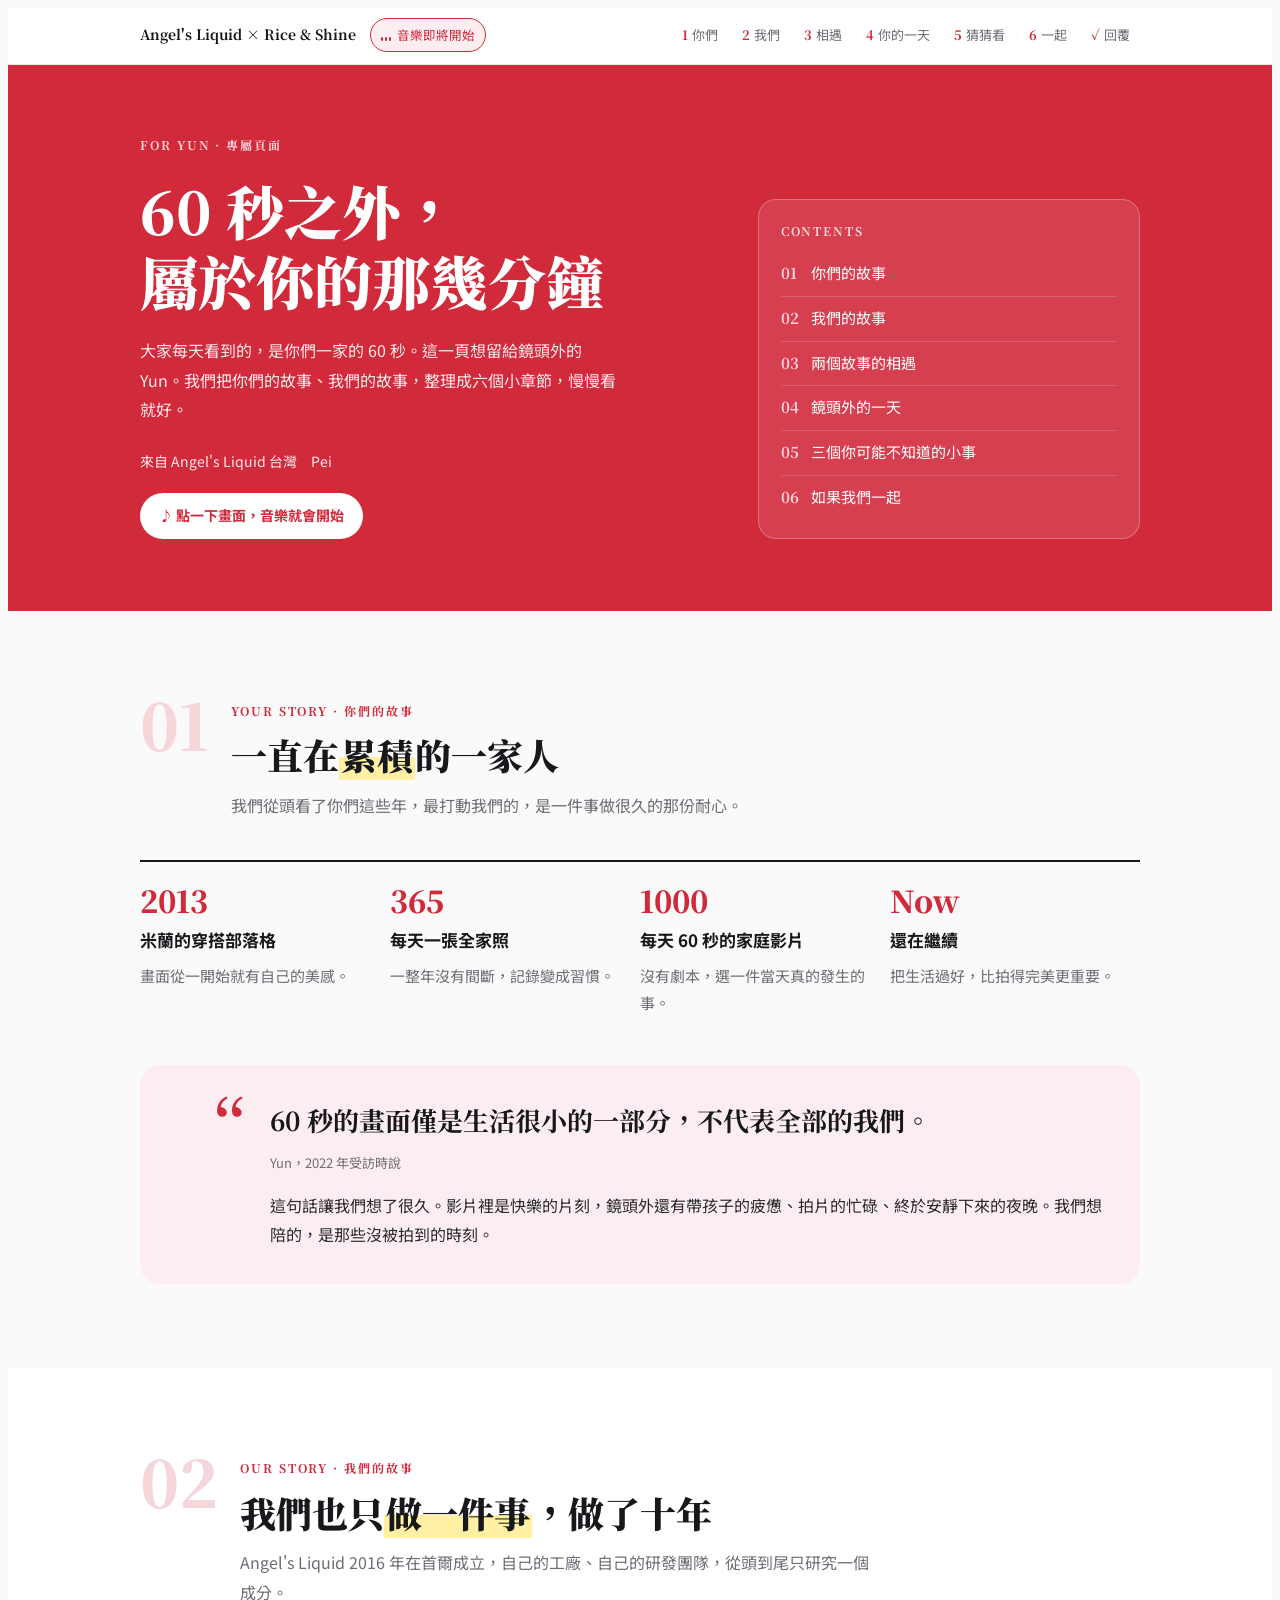
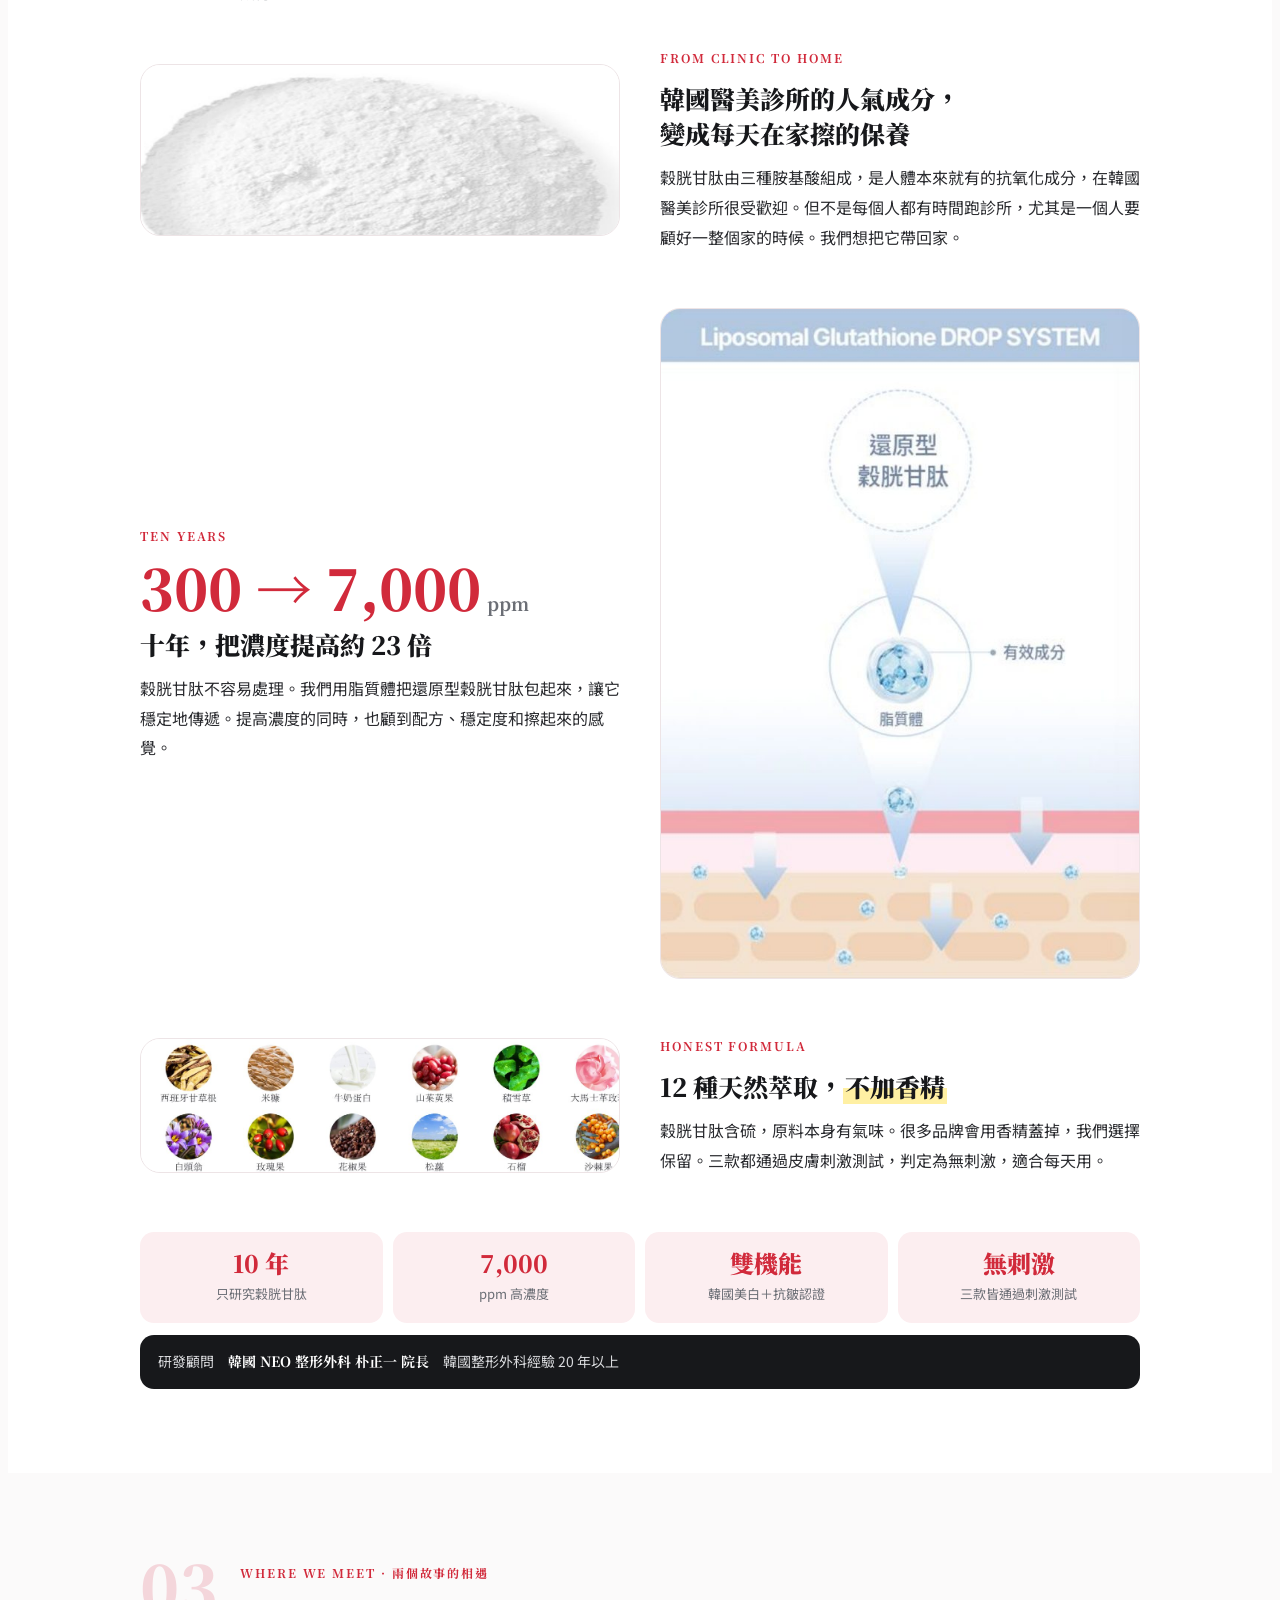
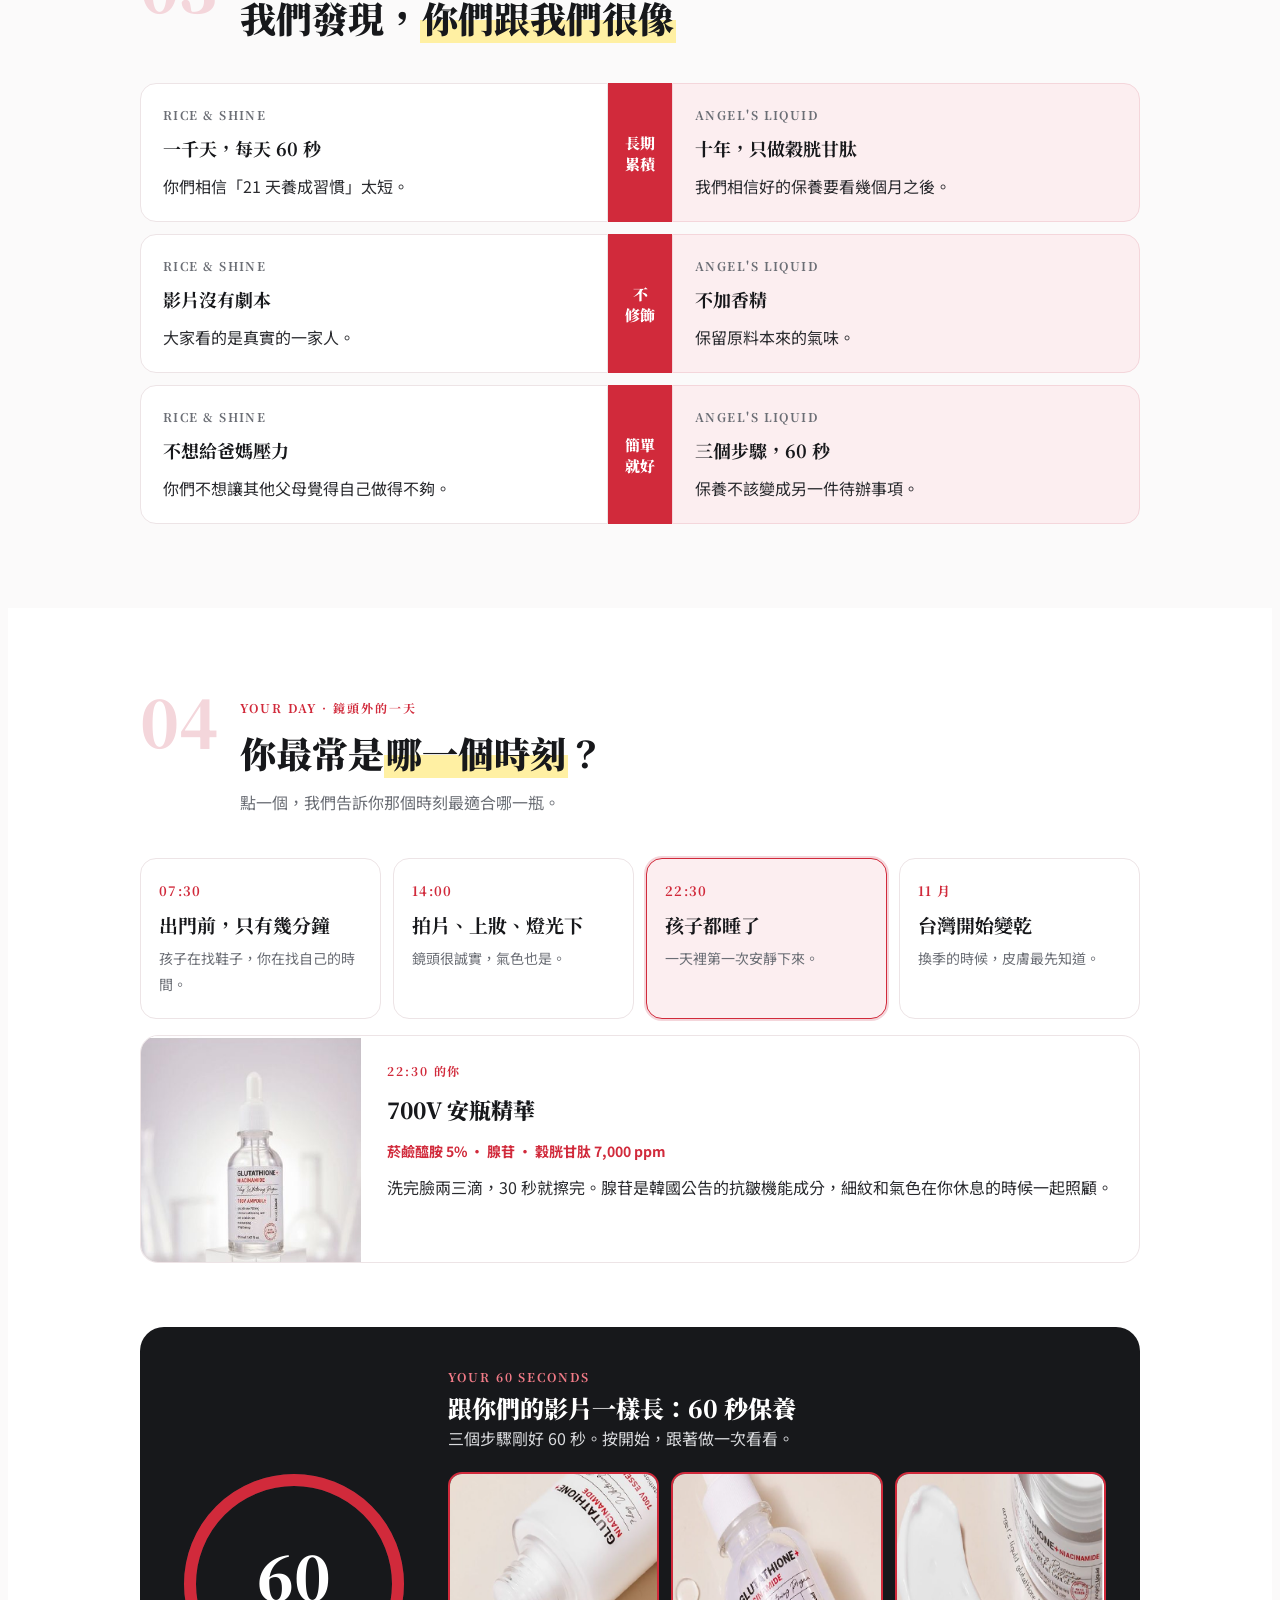
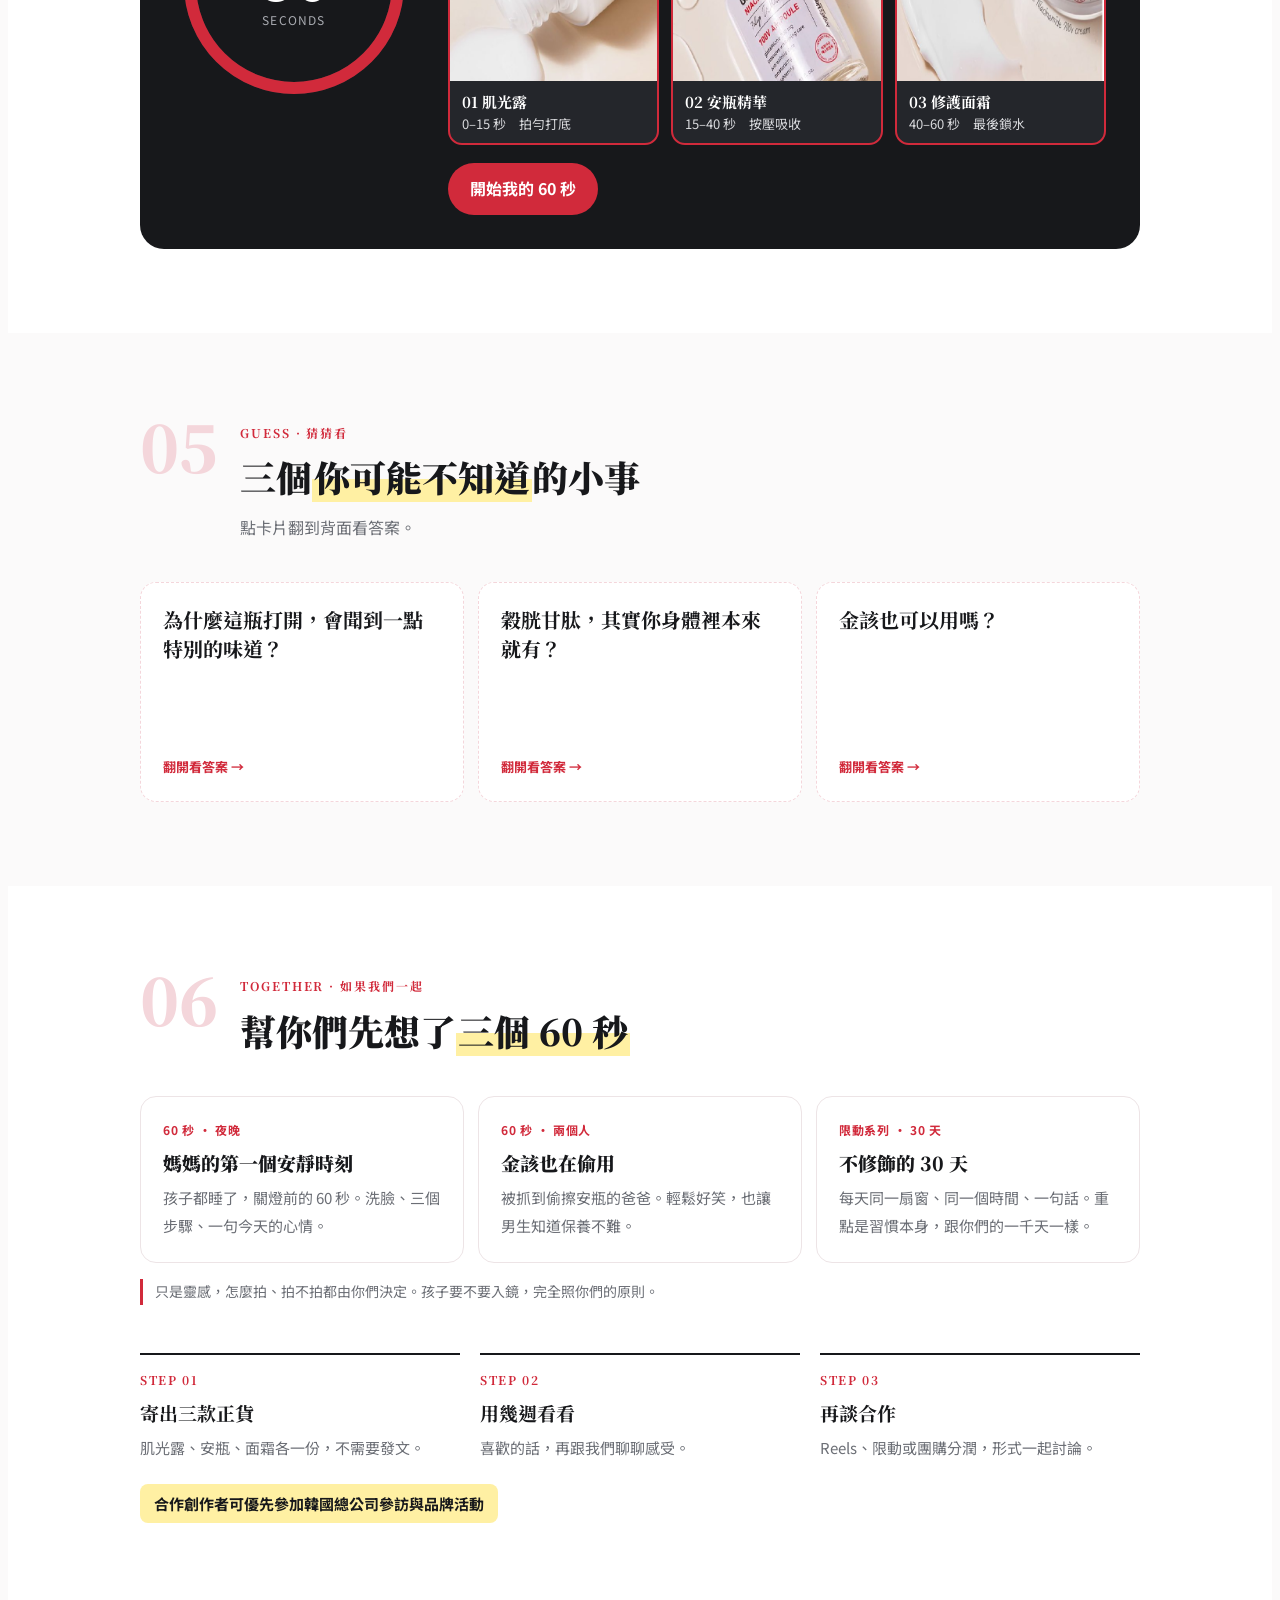
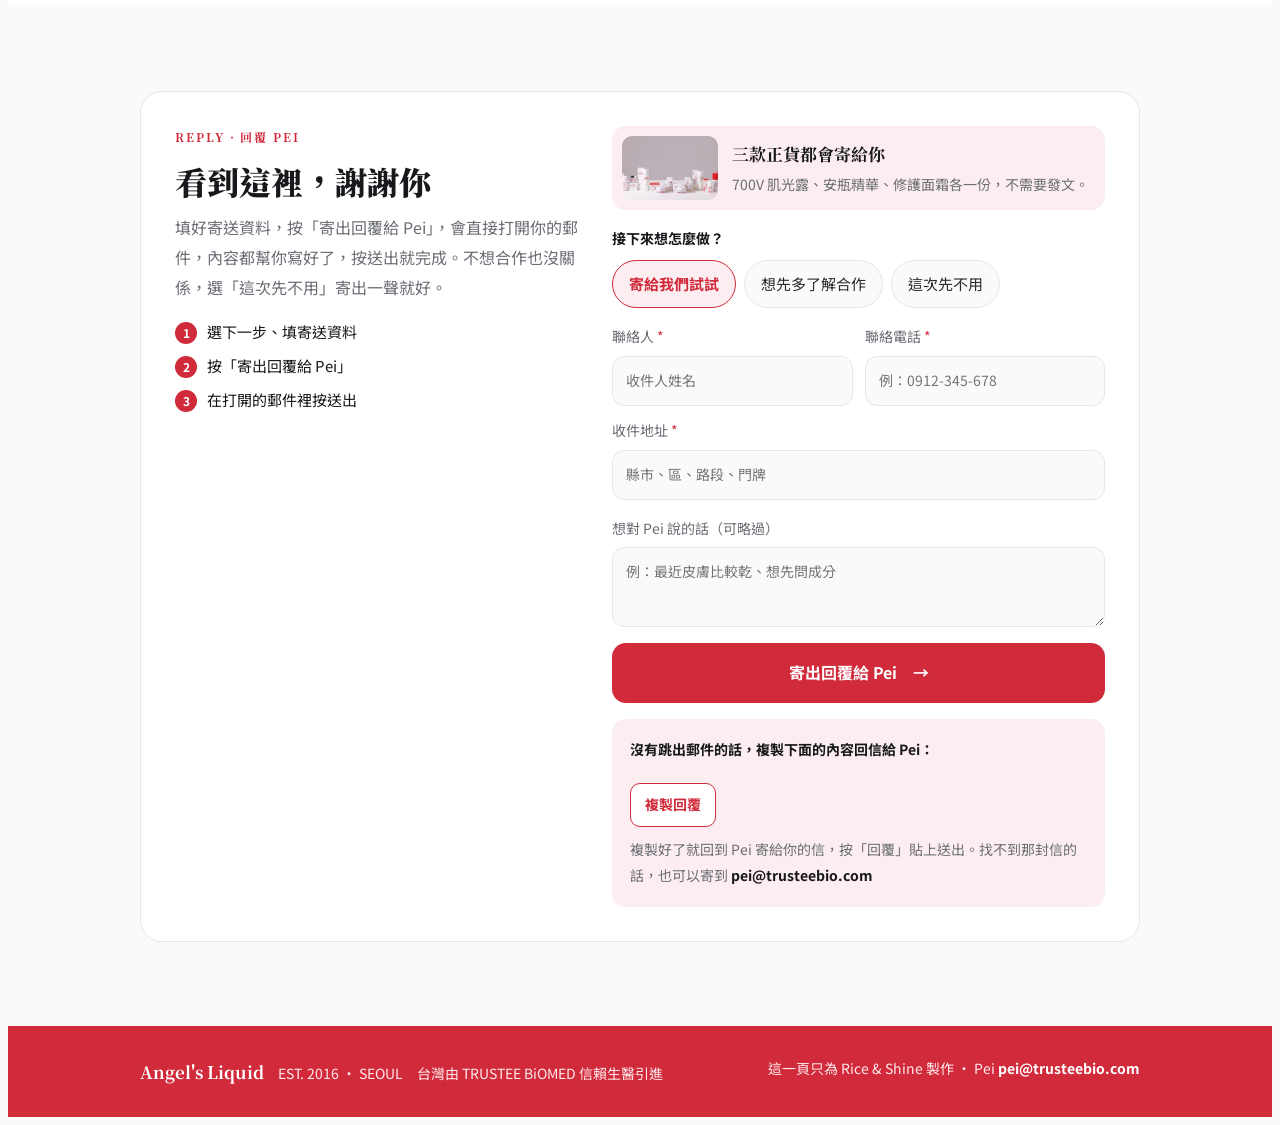
<file: rice-and-shine/index.html>
<!doctype html><html lang="zh-Hant"><head><meta charset="utf-8"><meta name="viewport" content="width=device-width,initial-scale=1,viewport-fit=cover"><meta name="robots" content="noindex,nofollow">
<title>給 Yun 的一頁｜Angel&#x27;s Liquid</title><meta name="description" content="大家每天看到的，是你們一家的 60 秒。這一頁想留給鏡頭外的 Yun。我們把你們的故事、我們的故事，整理成六個小章節，慢慢看就好。">
<meta property="og:title" content="給 Yun 的一頁｜Angel&#x27;s Liquid"><meta property="og:description" content="大家每天看到的，是你們一家的 60 秒。這一頁想留給鏡頭外的 Yun。我們把你們的故事、我們的故事，整理成六個小章節，慢慢看就好。"><meta property="og:image" content="https://pei-design.github.io/for/assets/img/group.jpg"><meta property="og:url" content="https://pei-design.github.io/for/rice-and-shine/"><meta name="theme-color" content="#D12A3B">
<link rel="preconnect" href="https://fonts.googleapis.com"><link rel="stylesheet" href="https://fonts.googleapis.com/css2?family=Noto+Serif+TC:wght@500;700;900&family=Noto+Sans+TC:wght@400;500;700&display=swap">
<style>/* Layout: a six-chapter booklet for one creator — sticky chapter rail, creator story → brand story → where they meet → her day → guess → collaborate; brand crimson, single light look */
:root{
  --crimson:#D12A3B; --crimson-deep:#A81E2D; --ink:#17181B; --text:#2A2B2F; --muted:#6B6E75;
  --white:#FFFFFF; --page:#FBFAFA; --blush:#FCEEF0; --blush-2:#F4D6DB; --line:#EDE4E6; --marker:#FFF0A3;
  --f-serif:"Noto Serif TC","Songti TC",serif;
  --f-sans:"Noto Sans TC","PingFang TC","Microsoft JhengHei",sans-serif;
  color-scheme:light;
}
*{box-sizing:border-box}
html{scroll-behavior:smooth}
@media (prefers-reduced-motion:reduce){html{scroll-behavior:auto}}
body{background:var(--page);color:var(--text);font-family:var(--f-sans);font-size:16px;line-height:1.85}
body::before{content:"";position:fixed;inset:0 0 auto;height:env(safe-area-inset-top,0px);z-index:10;background:var(--white)}
.band{padding-left:max(16px,env(safe-area-inset-left,0px));padding-right:max(16px,env(safe-area-inset-right,0px))}
.inner{max-width:1000px;margin:0 auto}
h1,h2,h3{font-family:var(--f-serif);color:var(--ink);margin:0;text-wrap:balance;line-height:1.4}
p{margin:0}
img{display:block;max-width:100%}
.label{font-family:var(--f-serif);font-weight:700;font-size:12px;letter-spacing:.16em;text-transform:uppercase;color:var(--crimson)}
mark{background:linear-gradient(transparent 55%,var(--marker) 55%);color:inherit;padding:0 2px;white-space:nowrap}
button{font:inherit}
button:focus-visible,a:focus-visible{outline:2px solid var(--crimson);outline-offset:3px}

/* chapter rail */
.rail{position:sticky;top:env(safe-area-inset-top,0px);z-index:9;background:rgba(255,255,255,.96);border-bottom:1px solid var(--line);backdrop-filter:blur(6px)}
.rail .inner{display:flex;align-items:center;gap:14px;padding-block:10px;overflow-x:auto;scrollbar-width:none}
.rail .inner::-webkit-scrollbar{display:none}
.rail .brand{font-family:var(--f-serif);font-weight:700;color:var(--ink);white-space:nowrap;font-size:14px}
.rail nav{display:flex;gap:4px;margin-left:auto}
.rail a{white-space:nowrap;text-decoration:none;font-size:13px;color:var(--muted);padding:5px 10px;border-radius:999px}
.rail a b{font-family:var(--f-serif);color:var(--crimson);margin-right:4px}
.rail a.on{background:var(--blush);color:var(--crimson);font-weight:700}
.bar{height:2px;background:var(--crimson);width:0;transition:width .15s linear}

/* chapter frame */
.ch{padding-block:84px}
.ch-head{display:grid;grid-template-columns:auto 1fr;gap:22px;align-items:start;margin-bottom:40px;max-width:46em}
.ch-no{font-family:var(--f-serif);font-weight:900;font-size:64px;line-height:.9;color:var(--blush-2)}
.ch-head h2{font-size:clamp(26px,3.8vw,36px);font-weight:900;margin-top:6px}
.ch-head p{color:var(--muted);margin-top:10px}
.alt{background:var(--white)}

/* cover */
.cover{background:var(--crimson);color:var(--white)}
.cover .inner{padding-block:64px 72px;display:grid;grid-template-columns:1.2fr .8fr;gap:44px;align-items:end}
.cover .label{color:#FFD6DB}
.cover h1{color:var(--white);font-size:clamp(34px,5.8vw,58px);font-weight:900;line-height:1.22;margin:16px 0 20px}
.cover p{color:#FFE9EC;max-width:30em}
.toc{background:rgba(255,255,255,.1);border:1px solid rgba(255,255,255,.25);border-radius:18px;padding:20px 22px;display:flex;flex-direction:column;gap:2px}
.toc .label{margin-bottom:8px}
.toc a{display:grid;grid-template-columns:30px 1fr;color:var(--white);text-decoration:none;padding:7px 0;border-top:1px solid rgba(255,255,255,.16);font-size:15px}
.toc a:first-of-type{border-top:0}
.toc a b{font-family:var(--f-serif);color:#FFD6DB}
.toc a:hover span{text-decoration:underline}
.from{margin-top:24px;font-size:14px;color:#FFD6DB}
@media (max-width:800px){.cover .inner{grid-template-columns:1fr}}

/* ch1 timeline */
.tl{list-style:none;margin:0;padding:0;display:grid;grid-template-columns:repeat(4,1fr);border-top:2px solid var(--ink)}
.tl li{padding:20px 18px 0 0;display:flex;flex-direction:column;gap:6px;min-width:0}
.tl .yr{font-family:var(--f-serif);font-weight:900;font-size:30px;color:var(--crimson);font-variant-numeric:tabular-nums;line-height:1.2}
.tl b{color:var(--ink);font-size:17px}
.tl span{font-size:15px;color:var(--muted)}
@media (max-width:800px){.tl{grid-template-columns:1fr 1fr;row-gap:26px}}
@media (max-width:440px){.tl{grid-template-columns:1fr}}
.quote{margin-top:48px;background:var(--blush);border-radius:20px;padding:34px 36px;display:grid;grid-template-columns:auto 1fr;gap:22px}
.quote .q{font-family:var(--f-serif);font-size:72px;line-height:.8;color:var(--crimson)}
.quote blockquote{margin:0;font-family:var(--f-serif);font-weight:700;font-size:clamp(20px,2.8vw,26px);color:var(--ink);line-height:1.6}
.quote cite{display:block;margin-top:10px;font-style:normal;font-size:13px;color:var(--muted)}
.quote p{margin-top:16px}
@media (max-width:560px){.quote{grid-template-columns:1fr;padding:26px}}

/* ch2 brand story: alternating image/text rows */
.rows{display:flex;flex-direction:column;gap:56px}
.row{display:grid;grid-template-columns:1fr 1fr;gap:40px;align-items:center}
.row.flip-r .media{order:2}
.row .media{background:var(--white);border:1px solid var(--line);border-radius:20px;overflow:hidden}
.row .media img{width:100%;height:auto}
.row .txt{display:flex;flex-direction:column;gap:12px}
.row .txt h3{font-size:clamp(21px,2.6vw,25px);font-weight:900}
.row .big{font-family:var(--f-serif);font-weight:900;font-size:clamp(40px,6vw,56px);color:var(--crimson);line-height:1}
.row .big small{font-size:18px;color:var(--muted);font-weight:700;margin-left:6px}
@media (max-width:800px){.row{grid-template-columns:1fr;gap:20px}.row.flip-r .media{order:0}}
.proofs{display:grid;grid-template-columns:repeat(4,1fr);gap:10px;margin-top:56px}
.proof{background:var(--blush);border-radius:14px;padding:16px 12px;text-align:center}
.proof b{display:block;font-family:var(--f-serif);font-weight:900;font-size:24px;color:var(--crimson);line-height:1.25}
.proof span{font-size:13px;color:var(--muted)}
@media (max-width:700px){.proofs{grid-template-columns:1fr 1fr}}
.doc{margin-top:12px;background:var(--ink);color:#D9DADD;border-radius:14px;padding:14px 18px;font-size:14px}
.doc b{color:var(--white);font-family:var(--f-serif)}

/* ch3 meet */
.meet{display:flex;flex-direction:column;gap:12px}
.pair{display:grid;grid-template-columns:1fr 64px 1fr;align-items:stretch;gap:0}
.pair > div{background:var(--white);border:1px solid var(--line);padding:20px 22px;display:flex;flex-direction:column;gap:6px;min-width:0}
.pair .you{border-radius:16px 0 0 16px}
.pair .us{border-radius:0 16px 16px 0;background:var(--blush);border-color:var(--blush-2)}
.pair .mid{background:var(--crimson);border:0;color:var(--white);align-items:center;justify-content:center;font-family:var(--f-serif);font-weight:900;font-size:15px;padding:8px;text-align:center;line-height:1.4}
.pair .who{font-size:12px;letter-spacing:.12em;font-weight:700;color:var(--muted);font-family:var(--f-serif)}
.pair b{font-family:var(--f-serif);font-size:18px;color:var(--ink)}
@media (max-width:640px){.pair{grid-template-columns:1fr}.pair .you{border-radius:16px 16px 0 0}.pair .us{border-radius:0 0 16px 16px}.pair .mid{padding:6px}}

/* ch4 day */
.scenes{display:grid;grid-template-columns:repeat(4,1fr);gap:12px}
.scene{background:var(--white);border:1px solid var(--line);border-radius:16px;padding:20px 18px;text-align:left;cursor:pointer;display:flex;flex-direction:column;gap:8px;color:inherit;min-width:0}
.scene .t{font-family:var(--f-serif);font-size:13px;letter-spacing:.1em;color:var(--crimson);font-weight:700}
.scene b{font-family:var(--f-serif);font-size:19px;color:var(--ink);line-height:1.45}
.scene span{font-size:14px;color:var(--muted)}
.scene[aria-pressed="true"]{border-color:var(--crimson);background:var(--blush);box-shadow:0 0 0 2px var(--blush-2)}
@media (max-width:860px){.scenes{grid-template-columns:1fr 1fr}}

.answer{margin-top:16px;background:var(--white);border:1px solid var(--line);border-radius:18px;overflow:hidden;display:grid;grid-template-columns:220px 1fr}
.answer img{width:100%;height:100%;object-fit:cover;background:#F2F1F3}
.answer .body{padding:24px 26px;display:flex;flex-direction:column;gap:8px;min-width:0}
.answer .name{font-family:var(--f-serif);font-weight:900;font-size:22px;color:var(--ink)}
.answer .spec{font-size:14px;color:var(--crimson);font-weight:700}
@media (max-width:600px){.answer{grid-template-columns:1fr}.answer img{height:220px}}
.routine{margin-top:64px;background:var(--ink);border-radius:24px;padding:34px;display:grid;grid-template-columns:240px 1fr;gap:34px;align-items:center;color:#D9DADD}
.routine h3{color:var(--white);font-size:24px;font-weight:900}
.ring{position:relative;width:100%;max-width:240px;aspect-ratio:1}
.ring svg{width:100%;height:100%;transform:rotate(-90deg)}
.ring .face{position:absolute;inset:0;display:flex;flex-direction:column;align-items:center;justify-content:center;gap:4px}
.ring .sec{font-family:var(--f-serif);font-weight:900;font-size:60px;line-height:1;color:var(--white);font-variant-numeric:tabular-nums}
.ring .face small{font-size:12px;color:#A9ABB1;letter-spacing:.1em}
.rsteps{display:grid;grid-template-columns:repeat(3,1fr);gap:12px;margin-top:18px}
.rstep{border-radius:14px;overflow:hidden;background:#24262B;border:2px solid transparent;transition:border-color .3s,opacity .3s;opacity:.55}
.rstep.on{border-color:var(--crimson);opacity:1}
.rstep img{width:100%;aspect-ratio:1;object-fit:cover}
.rstep div{padding:10px 12px;font-size:13px;line-height:1.5}
.rstep b{display:block;color:var(--white);font-family:var(--f-serif);font-size:15px}
.go{margin-top:18px;background:var(--crimson);color:var(--white);border:0;border-radius:999px;padding:11px 22px;font-weight:700;cursor:pointer}
.go:hover{background:var(--crimson-deep)}
@media (max-width:760px){.routine{grid-template-columns:1fr;padding:24px}.ring{margin:0 auto;max-width:200px}}


/* ch5 flips */
.flips{display:grid;grid-template-columns:repeat(3,1fr);gap:14px}
.flip{perspective:900px;border:0;background:none;padding:0;cursor:pointer;min-height:220px;text-align:left}
.flip .card{position:relative;width:100%;height:100%;min-height:220px;transition:transform .6s;transform-style:preserve-3d}
.flip[aria-pressed="true"] .card{transform:rotateY(180deg)}
.flip .side{position:absolute;inset:0;border-radius:16px;padding:22px;display:flex;flex-direction:column;gap:10px;backface-visibility:hidden;-webkit-backface-visibility:hidden}
.flip .front{background:var(--white);border:1.5px dashed var(--blush-2)}
.flip .front b{font-family:var(--f-serif);font-size:20px;color:var(--ink);line-height:1.45}
.flip .front span{margin-top:auto;font-size:13px;color:var(--crimson);font-weight:700}
.flip .back{background:var(--crimson);color:var(--white);transform:rotateY(180deg)}
.flip .back .t{font-size:12px;letter-spacing:.14em;color:#FFD6DB;font-family:var(--f-serif);font-weight:700}
@media (prefers-reduced-motion:reduce){.flip .card{transition:none}}
@media (max-width:780px){.flips{grid-template-columns:1fr}}

/* ch6 */
.ideas{display:grid;grid-template-columns:repeat(3,1fr);gap:14px}
.idea{background:var(--white);border:1px solid var(--line);border-radius:16px;padding:22px;display:flex;flex-direction:column;gap:8px}
.idea .fmt{font-size:12px;font-weight:700;color:var(--crimson);letter-spacing:.06em}
.idea h3{font-size:19px;font-weight:900}
.idea p{font-size:15px;color:var(--muted)}
.aside{margin-top:16px;font-size:14px;color:var(--muted);border-left:3px solid var(--crimson);padding-left:12px}
@media (max-width:780px){.ideas{grid-template-columns:1fr}}
.steps{list-style:none;margin:48px 0 0;padding:0;display:grid;grid-template-columns:repeat(3,1fr);gap:20px;counter-reset:s}
.steps li{border-top:2px solid var(--ink);padding-top:14px;display:flex;flex-direction:column;gap:4px}
.steps li::before{counter-increment:s;content:"STEP 0" counter(s);font-family:var(--f-serif);font-size:12px;letter-spacing:.14em;color:var(--crimson);font-weight:700}
.steps b{font-family:var(--f-serif);font-size:19px;color:var(--ink)}
.steps span{color:var(--muted);font-size:15px}
.perk{margin-top:22px;display:inline-block;background:var(--marker);color:var(--ink);font-weight:700;padding:6px 14px;border-radius:8px;font-size:15px}
@media (max-width:640px){.steps{grid-template-columns:1fr}}

/* reply */
.reply{background:var(--white);border:1px solid var(--line);border-radius:22px;padding:34px;display:grid;grid-template-columns:.9fr 1.1fr;gap:34px}
@media (max-width:780px){.reply{grid-template-columns:1fr;padding:24px}}
.reply .head{display:flex;flex-direction:column;gap:10px}
.reply .head h2{font-size:clamp(26px,3.6vw,32px);font-weight:900}
.reply .head p{color:var(--muted)}
.reply .form{display:flex;flex-direction:column;gap:16px;min-width:0}
.grp{display:flex;flex-direction:column;gap:8px}
.grp>span{font-size:14px;font-weight:700;color:var(--ink)}
.chips{display:flex;flex-wrap:wrap;gap:8px}
.chip{padding:9px 16px;border-radius:999px;border:1px solid var(--line);background:var(--page);color:var(--text);cursor:pointer;font-size:15px}
.chip[aria-pressed="true"]{border-color:var(--crimson);background:var(--blush);color:var(--crimson);font-weight:700}
label{font-size:14px;color:var(--muted);display:flex;flex-direction:column;gap:6px}
input,textarea{font:inherit;color:var(--text);background:var(--page);border:1px solid var(--line);border-radius:12px;padding:11px 13px;width:100%}
textarea{min-height:80px;resize:vertical}
.send{background:var(--crimson);color:var(--white);border:0;border-radius:14px;padding:15px;font-weight:700;font-size:16px;cursor:pointer}
.send:hover{background:var(--crimson-deep)}
.out{background:var(--blush);border-radius:14px;padding:18px;display:flex;flex-direction:column;gap:10px}
.out pre{margin:0;white-space:pre-wrap;font-family:var(--f-sans);font-size:15px}
.ghost{align-self:flex-start;background:var(--white);border:1px solid var(--crimson);color:var(--crimson);border-radius:10px;padding:8px 14px;cursor:pointer;font-weight:700;font-size:14px}
.addr{font-weight:700;color:var(--ink);user-select:all}
.gift{display:grid;grid-template-columns:96px 1fr;gap:14px;align-items:center;background:var(--blush);border-radius:14px;padding:10px;}
.gift img{width:96px;height:64px;object-fit:cover;border-radius:10px}
.gift b{display:block;font-family:var(--f-serif);color:var(--ink);font-size:17px}
.gift span{font-size:14px;color:var(--muted)}
.ship{display:grid;grid-template-columns:1fr 1fr;gap:12px}
.ship .wide{grid-column:1/-1}
@media (max-width:440px){.ship{grid-template-columns:1fr}}
label em{color:var(--crimson);font-style:normal}
.err{color:var(--crimson);font-size:14px;font-weight:700}
.how{margin:6px 0 0;padding:0;list-style:none;counter-reset:h;display:flex;flex-direction:column;gap:6px}
.how li{counter-increment:h;display:flex;gap:10px;align-items:baseline;font-size:15px;color:var(--ink)}
.how li::before{content:counter(h);flex:none;width:22px;height:22px;border-radius:50%;background:var(--crimson);color:#fff;font-size:12px;font-weight:700;display:inline-flex;align-items:center;justify-content:center}
.ship[hidden]{display:none!important}

footer{background:var(--crimson);color:#FFE9EC}
footer .inner{padding-block:30px;display:flex;justify-content:space-between;flex-wrap:wrap;gap:12px;font-size:14px}
footer b{font-family:var(--f-serif);color:var(--white);font-size:17px}

/* ---------- phone ---------- */
@media (max-width:600px){
  body{font-size:15.5px;line-height:1.8}
  .rail .brand{display:none}
  .rail nav{margin-left:0}
  .rail a{padding:5px 8px}
  .ch{padding-block:52px}
  .ch-head{grid-template-columns:1fr;gap:4px;margin-bottom:26px}
  .ch-no{font-size:40px}
  .ch-head h2{font-size:25px;margin-top:2px}
  .cover .inner{padding-block:40px 44px;gap:28px}
  .cover h1{font-size:30px;line-height:1.3;margin:12px 0 14px}
  .cover h1 span{display:block}
  .toc{padding:14px 16px}
  .toc a{padding:6px 0;font-size:14px}
  .tl{grid-template-columns:1fr 1fr;column-gap:14px;row-gap:18px}
  .tl li{padding:14px 0 0}
  .tl .yr{font-size:24px}
  .tl b{font-size:15px}
  .tl span{font-size:14.5px;line-height:1.65}
  .quote{margin-top:32px;padding:22px 20px;gap:6px}
  .quote .q{font-size:48px}
  .quote blockquote{font-size:19px}
  .rows{gap:36px}
  .row .txt h3{font-size:20px}
  .proofs{margin-top:36px}
  .proof{padding:14px 10px}
  .proof span,.proof small{font-size:13px}
  .proof b{font-size:20px}
  .pair > div{padding:14px 16px}
  .pair b{font-size:16px}
  .scenes{grid-template-columns:1fr 1fr;gap:8px}
  .scene{padding:14px 12px;gap:4px}
  .scene b{font-size:15.5px}
  .scene span{font-size:14px;line-height:1.6}
  .scene .t{font-size:13px}
  .answer img{height:180px}
  .answer .body{padding:18px}
  .routine{margin-top:40px;padding:22px 18px;gap:18px}
  .ring{max-width:160px}
  .ring .sec{font-size:44px}
  .routine h3{font-size:20px}
  .rsteps{grid-template-columns:1fr;gap:8px}
  .rstep{display:grid;grid-template-columns:76px 1fr;align-items:center}
  .rstep img{aspect-ratio:1;height:76px}
  .rstep div{padding:10px 14px;font-size:14px;line-height:1.55}
  .rstep b{font-size:15px}
  .go{width:100%}
  .flip,.flip .card{min-height:150px}
  .flip .side{padding:18px}
  .flip .front b{font-size:18px}
  .idea{padding:18px}
  .steps{margin-top:36px;gap:14px}
  .reply{padding:20px 16px;gap:22px;border-radius:18px}
  .chip{padding:8px 13px;font-size:14px}
  footer .inner{flex-direction:column;gap:6px}
}
@media (max-width:360px){.scenes{grid-template-columns:1fr}}
/* music */
.music{flex:none;display:inline-flex;align-items:center;gap:6px;border:1px solid var(--line);background:var(--white);color:var(--muted);border-radius:999px;padding:4px 10px;font-size:12.5px;cursor:pointer;white-space:nowrap}
.music[aria-pressed="true"]{border-color:var(--crimson);color:var(--crimson);background:var(--blush)}
.eq{display:inline-flex;align-items:flex-end;gap:2px;height:11px}
.eq i{width:2px;height:4px;background:currentColor;border-radius:1px}
.music[aria-pressed="true"] .eq i{animation:eq 1s infinite ease-in-out}
.music[aria-pressed="true"] .eq i:nth-child(2){animation-delay:.2s}.music[aria-pressed="true"] .eq i:nth-child(3){animation-delay:.4s}
@keyframes eq{0%,100%{height:3px}50%{height:11px}}
@media (prefers-reduced-motion:reduce){.music[aria-pressed="true"] .eq i{animation:none;height:8px}}
.music-cta{margin-top:18px;background:rgba(255,255,255,.14);color:#fff;border:1px solid rgba(255,255,255,.4);border-radius:999px;padding:9px 18px;font-size:14px;font-weight:700;cursor:pointer}
.music-cta[aria-pressed="true"]{background:#fff;color:var(--crimson)}
.music-cta:hover{background:rgba(255,255,255,.24)}
@media (max-width:600px){.rail .music{order:-1}}

a.send{display:block;text-align:center;text-decoration:none}
</style></head><body><div id="app"></div>
<script>/* Shared renderer for the creator booklet site. renderSite(d) -> HTML string; bindSite(root,d) wires interactions. */
var SITE_EMAIL='pei@trusteebio.com';
function _e(s){return String(s==null?'':s).replace(/[&<>"]/g,function(c){return {'&':'&amp;','<':'&lt;','>':'&gt;','"':'&quot;'}[c];});}
function _mark(t,m){t=_e(t);if(m){var em=_e(m);var i=t.indexOf(em);if(i>=0)return t.slice(0,i)+'<mark>'+em+'</mark>'+t.slice(i+em.length);}return t;}
function _br(t){return _e(t).replace(/\n/g,'<br>');}
var SITE_PRODUCTS={
  toner:{img:'../assets/img/toner.jpg',name:'700V 肌光露',spec:'150 mL · 化妝水質地 · 菸鹼醯胺'},
  ampoule:{img:'../assets/img/ampoule.jpg',name:'700V 安瓶精華',spec:'菸鹼醯胺 5% · 腺苷 · 穀胱甘肽 7,000 ppm'},
  cream:{img:'../assets/img/cream.jpg',name:'700V 修護面霜',spec:'角鯊烷 · 腺苷 · 柔滑不黏'}
};
function renderSite(d){
  d=d||{};var h=d.hero||{},c1=d.c1||{},c2=d.c2||{},c3=d.c3||{},c4=d.c4||{},c5=d.c5||{},c6=d.c6||{},rp=d.reply||{};
  var name=d.creator_name||'',ch=d.channel||'';
  var scenes=(c4.scenes||[]).slice(0,4),def=Math.min(Math.max(c4.default||0,0),Math.max(scenes.length-1,0));
  var s0=scenes[def]||{},p0=SITE_PRODUCTS[s0.p]||SITE_PRODUCTS.ampoule;
  var head=function(no,en,title,mark,intro){return '<div class="ch-head"><span class="ch-no">'+no+'</span><div><span class="label">'+en+'</span><h2>'+_mark(title,mark)+'</h2>'+(intro?'<p>'+_e(intro)+'</p>':'')+'</div></div>';};
  var o='';
  o+='<div class="rail band"><div class="inner"><span class="brand">Angel\'s Liquid × '+_e(ch||name)+'</span><button class="music" type="button" data-music aria-pressed="false"><span class="eq" aria-hidden="true"><i></i><i></i><i></i></span><span data-music-label>音樂</span></button><nav aria-label="章節">'
   +'<a href="#c1"><b>1</b>你們</a><a href="#c2"><b>2</b>我們</a><a href="#c3"><b>3</b>相遇</a><a href="#c4"><b>4</b>你的一天</a><a href="#c5"><b>5</b>猜猜看</a><a href="#c6"><b>6</b>一起</a><a href="#reply"><b>✓</b>回覆</a></nav></div><div class="bar" data-bar></div></div>';
  o+='<header class="cover band"><div class="inner"><div><span class="label">'+_e(h.eyebrow||('For '+name+' · 專屬頁面'))+'</span><h1>'+_e(h.title_l1||'')+'<br>'+_e(h.title_l2||'')+'</h1><p>'+_e(h.sub||'')+'</p><p class="from">來自 Angel\'s Liquid 台灣　Pei</p><button class="music-cta" type="button" data-music aria-pressed="false">♪ 開啟音樂，慢慢看</button></div>'
   +'<nav class="toc" aria-label="目錄"><span class="label">Contents</span><a href="#c1"><b>01</b><span>你們的故事</span></a><a href="#c2"><b>02</b><span>我們的故事</span></a><a href="#c3"><b>03</b><span>兩個故事的相遇</span></a><a href="#c4"><b>04</b><span>鏡頭外的一天</span></a><a href="#c5"><b>05</b><span>三個你可能不知道的小事</span></a><a href="#c6"><b>06</b><span>如果我們一起</span></a></nav></div></header><main>';
  // 1
  o+='<section class="ch band" id="c1"><div class="inner">'+head('01','Your story · 你們的故事',c1.title,c1.mark,c1.intro)+'<ol class="tl">';
  (c1.timeline||[]).slice(0,4).forEach(function(t){o+='<li><span class="yr">'+_e(t.k)+'</span><b>'+_e(t.b)+'</b><span>'+_e(t.s)+'</span></li>';});
  o+='</ol>';
  if(c1.quote&&c1.quote.text){o+='<div class="quote"><span class="q" aria-hidden="true">“</span><div><blockquote>'+_e(c1.quote.text)+'</blockquote>'+(c1.quote.cite?'<cite>'+_e(c1.quote.cite)+'</cite>':'')+(c1.quote.reflection?'<p>'+_e(c1.quote.reflection)+'</p>':'')+'</div></div>';}
  else if(c1.reflection){o+='<div class="quote"><span class="q" aria-hidden="true">“</span><div><p style="margin:0">'+_e(c1.reflection)+'</p></div></div>';}
  o+='</div></section>';
  // 2
  o+='<section class="ch band alt" id="c2"><div class="inner">'+head('02','Our story · 我們的故事',c2.title||'我們也只做一件事，做了十年',c2.mark||'做一件事',c2.intro||'Angel\'s Liquid 2016 年在首爾成立，自己的工廠、自己的研發團隊，從頭到尾只研究一個成分。')+'<div class="rows">'
   +'<div class="row"><div class="media"><img src="../assets/img/powder.jpg" alt="穀胱甘肽原料粉末"></div><div class="txt"><span class="label">From clinic to home</span><h3>韓國醫美診所的人氣成分，變成每天在家擦的保養</h3><p>穀胱甘肽由三種胺基酸組成，是人體本來就有的抗氧化成分，在韓國醫美診所很受歡迎。'+_e(c2.bridge||'但不是每個人都有時間跑診所。我們想把它帶回家。')+'</p></div></div>'
   +'<div class="row flip-r"><div class="media"><img src="../assets/img/liposome.jpg" alt="脂質體包覆穀胱甘肽示意圖"></div><div class="txt"><span class="label">Ten years</span><span class="big">300 → 7,000<small>ppm</small></span><h3>十年，把濃度提高約 23 倍</h3><p>穀胱甘肽不容易處理。我們用脂質體把還原型穀胱甘肽包起來，讓它穩定地傳遞。提高濃度的同時，也顧到配方、穩定度和擦起來的感覺。</p></div></div>'
   +'<div class="row"><div class="media"><img src="../assets/img/extracts.jpg" alt="12 種天然萃取"></div><div class="txt"><span class="label">Honest formula</span><h3>12 種天然萃取，<mark>不加香精</mark></h3><p>穀胱甘肽含硫，原料本身有氣味。很多品牌會用香精蓋掉，我們選擇保留。三款都通過皮膚刺激測試，判定為無刺激，適合每天用。</p></div></div></div>'
   +'<div class="proofs"><div class="proof"><b>10 年</b><span>只研究穀胱甘肽</span></div><div class="proof"><b>7,000</b><span>ppm 高濃度</span></div><div class="proof"><b>雙機能</b><span>韓國美白＋抗皺認證</span></div><div class="proof"><b>無刺激</b><span>三款皆通過刺激測試</span></div></div>'
   +'<div class="doc">研發顧問　<b>韓國 NEO 整形外科 朴正一 院長</b>　韓國整形外科經驗 20 年以上</div></div></section>';
  // 3
  o+='<section class="ch band" id="c3"><div class="inner">'+head('03','Where we meet · 兩個故事的相遇',c3.title||'我們發現，你們跟我們很像',c3.mark||'你們跟我們很像','')+'<div class="meet">';
  (c3.pairs||[]).slice(0,3).forEach(function(p){o+='<div class="pair"><div class="you"><span class="who">'+_e((ch||name).toUpperCase())+'</span><b>'+_e(p.you_b)+'</b><span>'+_e(p.you_s)+'</span></div><div class="mid">'+_br(p.mid)+'</div><div class="us"><span class="who">ANGEL\'S LIQUID</span><b>'+_e(p.us_b)+'</b><span>'+_e(p.us_s)+'</span></div></div>';});
  o+='</div></div></section>';
  // 4
  o+='<section class="ch band alt" id="c4"><div class="inner">'+head('04','Your day · 鏡頭外的一天',c4.title||'你最常是哪一個時刻？',c4.mark||'哪一個時刻',c4.intro||'點一個，我們告訴你那個時刻最適合哪一瓶。')+'<div class="scenes" role="group" aria-label="選擇一個時刻">';
  scenes.forEach(function(s,i){o+='<button class="scene" type="button" aria-pressed="'+(i===def)+'" data-i="'+i+'"><span class="t">'+_e(s.t)+'</span><b>'+_e(s.b)+'</b><span>'+_e(s.s)+'</span></button>';});
  o+='</div><div class="answer" aria-live="polite"><img data-ans-img src="'+p0.img+'" alt="'+_e(p0.name)+'"><div class="body"><span class="label" data-ans-tag>'+_e(s0.t||'')+' 的你</span><span class="name" data-ans-name>'+_e(p0.name)+'</span><span class="spec" data-ans-spec>'+_e(p0.spec)+'</span><p data-ans-why>'+_e(s0.why||'')+'</p></div></div>';
  o+='<div class="routine"><div class="ring"><svg viewBox="0 0 120 120" aria-hidden="true"><circle cx="60" cy="60" r="52" fill="none" stroke="#2E3035" stroke-width="6"/><circle data-arc cx="60" cy="60" r="52" fill="none" stroke="#D12A3B" stroke-width="6" stroke-linecap="round" stroke-dasharray="326.73" stroke-dashoffset="0"/></svg><div class="face"><span class="sec" data-sec>60</span><small>SECONDS</small></div></div>'
   +'<div><span class="label" style="color:#F07A86">Your 60 seconds</span><h3>'+_e(c4.routine_title||'三個步驟，60 秒保養')+'</h3><p data-rstat>三個步驟剛好 60 秒。按開始，跟著做一次看看。</p><div class="rsteps">'
   +'<div class="rstep on" data-rs><img src="../assets/img/step1.jpg" alt="肌光露質地"><div><b>01 肌光露</b>0–15 秒　拍勻打底</div></div>'
   +'<div class="rstep on" data-rs><img src="../assets/img/step2.jpg" alt="安瓶精華質地"><div><b>02 安瓶精華</b>15–40 秒　按壓吸收</div></div>'
   +'<div class="rstep on" data-rs><img src="../assets/img/step3.jpg" alt="修護面霜質地"><div><b>03 修護面霜</b>40–60 秒　最後鎖水</div></div></div>'
   +'<button class="go" data-timer type="button">開始我的 60 秒</button></div></div></div></section>';
  // 5
  o+='<section class="ch band" id="c5"><div class="inner">'+head('05','Guess · 猜猜看','三個你可能不知道的小事','你可能不知道','點卡片翻到背面看答案。')+'<div class="flips">';
  (c5.flips||[]).slice(0,3).forEach(function(f){o+='<button class="flip" type="button" aria-pressed="false"><div class="card"><div class="side front"><b>'+_e(f.q)+'</b><span>翻開看答案 →</span></div><div class="side back"><span class="t">ANSWER</span><p>'+_e(f.a)+'</p></div></div></button>';});
  o+='</div></div></section>';
  // 6
  o+='<section class="ch band alt" id="c6"><div class="inner">'+head('06','Together · 如果我們一起',c6.title||'幫你們先想了三個拍攝點子',c6.mark||'三個','')+'<div class="ideas">';
  (c6.ideas||[]).slice(0,3).forEach(function(x){o+='<div class="idea"><span class="fmt">'+_e(x.fmt)+'</span><h3>'+_e(x.title)+'</h3><p>'+_e(x.how)+'</p></div>';});
  o+='</div><p class="aside">'+_e(c6.aside||'只是靈感，怎麼拍、拍不拍都由你們決定。')+'</p>'
   +'<ol class="steps"><li><b>寄出三款正貨</b><span>肌光露、安瓶、面霜各一份，不需要發文。</span></li><li><b>用幾週看看</b><span>喜歡的話，再跟我們聊聊感受。</span></li><li><b>再談合作</b><span>Reels、限動或團購分潤，形式一起討論。</span></li></ol>'
   +'<span class="perk">合作創作者可優先參加韓國總公司參訪與品牌活動</span></div></section>';
  // reply
  o+='<section class="ch band" id="reply"><div class="inner"><div class="reply"><div class="head"><span class="label">Reply · 回覆 Pei</span><h2>'+_e(rp.title||'看到這裡，謝謝你')+'</h2>'
   +'<p>填好寄送資料，按「寄出回覆給 Pei」，會直接打開你的郵件，內容都幫你寫好了，按送出就完成。不想合作也沒關係，選「這次先不用」寄出一聲就好。</p>'
   +'<ol class="how"><li>選下一步、填寄送資料</li><li>按「寄出回覆給 Pei」</li><li>在打開的郵件裡按送出</li></ol></div>'
   +'<div class="form"><div class="gift"><img src="../assets/img/group.jpg" alt=""><div><b>三款正貨都會寄給你</b><span>700V 肌光露、安瓶精華、修護面霜各一份，不需要發文。</span></div></div>'
   +'<div class="grp"><span>接下來想怎麼做？</span><div class="chips" role="group" aria-label="下一步"><button class="chip ac" type="button" aria-pressed="true" data-v="send">寄給我們試試</button><button class="chip ac" type="button" aria-pressed="false" data-v="more">想先多了解合作</button><button class="chip ac" type="button" aria-pressed="false" data-v="no">這次先不用</button></div></div>'
   +'<div class="ship" data-ship><label><span>聯絡人 <em>*</em></span><input data-f="name" type="text" autocomplete="name" placeholder="收件人姓名"></label><label><span>聯絡電話 <em>*</em></span><input data-f="phone" type="tel" autocomplete="tel" placeholder="例：0912-345-678"></label><label class="wide"><span>收件地址 <em>*</em></span><input data-f="addr" type="text" autocomplete="street-address" placeholder="縣市、區、路段、門牌"></label></div>'
   +'<p class="err" data-err role="alert" hidden></p><label>想對 Pei 說的話（可略過）<textarea data-f="note" placeholder="例：最近皮膚比較乾、想先問成分"></textarea></label>'
   +'<a class="send" data-make href="mailto:'+SITE_EMAIL+'" target="_blank" rel="noopener" role="button">寄出回覆給 Pei　→</a><div class="out" data-out hidden><p style="font-size:14px;color:var(--ink);font-weight:700;margin:0">沒有跳出郵件的話，複製下面的內容回信給 Pei：</p><pre data-out-text></pre><button class="ghost" data-copy type="button">複製回覆</button><span data-copied style="font-size:13px;color:var(--crimson)" hidden>已複製</span>'
   +'<p style="font-size:14px;color:var(--muted)">複製好了就回到 Pei 寄給你的信，按「回覆」貼上送出。找不到那封信的話，也可以寄到 <span class="addr">'+SITE_EMAIL+'</span></p></div></div></div></div></section></main>';
  o+='<footer class="band"><div class="inner"><span><b>Angel\'s Liquid</b>　EST. 2016 · SEOUL　台灣由 TRUSTEE BiOMED 信賴生醫引進</span><span>這一頁只為 '+_e(ch||name)+' 製作 · Pei <span class="addr" style="color:#fff">'+SITE_EMAIL+'</span></span></div></footer>';
  return o;
}

/* Original ambient music, synthesized live with Web Audio (no audio file, no licensing). */
function SiteMusic(win){
  /* Plays the licensed track "Cafe Lofi" (Pixabay, zephiramusic) from the page's own files: loop, gentle fade in/out. */
  var A=null,on=false,fade=null,TARGET=0.55,cbs=[];
  function el(){ if(!A){ A=new win.Audio('../assets/audio/cafe-lofi.mp3'); A.loop=true; A.preload='auto'; A.volume=0;
      ['play','playing','pause'].forEach(function(ev){A.addEventListener(ev,function(){cbs.forEach(function(f){try{f();}catch(e){}});});}); } return A; }
  function ramp(to,ms,done){ var a=el(); if(fade) win.clearInterval(fade); var from=a.volume,t0=Date.now();
    fade=win.setInterval(function(){ var k=Math.min(1,(Date.now()-t0)/ms); try{a.volume=Math.max(0,Math.min(1,from+(to-from)*k));}catch(e){} if(k>=1){ win.clearInterval(fade); fade=null; if(done) done(); } },50); }
  function tryPlay(){ var a=el(); var p=a.play(); if(p&&p.then){ p.then(function(){ ramp(TARGET,2200); }).catch(function(){}); } else ramp(TARGET,2200); }
  return {
    start:function(){ on=true; tryPlay(); },
    stop:function(){ on=false; if(A) ramp(0,900,function(){ if(!on) A.pause(); }); },
    unlock:function(){ if(on&&(!A||A.paused)) tryPlay(); },
    playing:function(){ return !!(on&&A&&!A.paused); },
    isOn:function(){ return on; },
    onState:function(fn){ if(cbs.indexOf(fn)<0) cbs.push(fn); },
    toggle:function(){ if(on) this.stop(); else this.start(); return on; },
    supported:typeof win.Audio==='function'
  };
}
function bindSite(root,d,win,opts){
  win=win||window;var doc=root.ownerDocument||document;
  var q=function(s){return root.querySelector(s);},qa=function(s){return Array.prototype.slice.call(root.querySelectorAll(s));};
  var scenes=((d.c4||{}).scenes||[]).slice(0,4),sign=(d.reply||{}).sign||d.creator_name||'';
  // rail
  var links=qa('.rail nav a'),bar=q('[data-bar]');
  function onScroll(){var el=doc.documentElement,max=el.scrollHeight-el.clientHeight;if(bar)bar.style.width=(max>0?Math.min(100,el.scrollTop/max*100):0)+'%';var cur=-1;links.forEach(function(a,i){var s=root.querySelector(a.getAttribute('href'));if(s&&s.getBoundingClientRect().top<win.innerHeight*0.4)cur=i;});links.forEach(function(a,i){a.classList.toggle('on',i===cur);});}
  win.addEventListener('scroll',onScroll,{passive:true});onScroll();
  links.concat(qa('.toc a')).forEach(function(a){a.addEventListener('click',function(e){var t=root.querySelector(a.getAttribute('href'));if(t){e.preventDefault();t.scrollIntoView({behavior:'smooth'});}});});

  // music: on by default; browsers only allow sound after the first tap, so it starts on the first interaction anywhere
  opts=opts||{};
  var music=SiteMusic(win),mbtns=qa('[data-music]'),want=!!opts.autoMusic;
  if(!music.supported){mbtns.forEach(function(b){b.hidden=true;});}
  function ui(){var pl=music.playing(),pend=want&&!pl;mbtns.forEach(function(x){x.setAttribute('aria-pressed',want);});
    var l=q('[data-music-label]');if(l)l.textContent=pl?'音樂播放中':(pend?'音樂即將開始':'音樂');
    var c=q('.music-cta');if(c)c.textContent=pl?'♪ 音樂播放中（點一下關閉）':(pend?'♪ 點一下畫面，音樂就會開始':'♪ 開啟音樂，慢慢看');}
  function unlockAll(){ if(want){ music.unlock(); win.setTimeout(ui,120); } if(music.playing()){ ['pointerdown','keydown','touchend'].forEach(function(ev){doc.removeEventListener(ev,unlockAll,true);}); } }
  if(want&&music.supported){ music.start(); music.onState(ui); ['pointerdown','keydown','touchend'].forEach(function(ev){doc.addEventListener(ev,unlockAll,true);}); }
  mbtns.forEach(function(b){b.addEventListener('click',function(){
    if(want&&!music.playing()){ music.unlock(); }
    else if(want){ music.stop(); want=false; }
    else { want=true; music.start(); music.onState(ui); music.unlock(); }
    win.setTimeout(ui,150); ui(); });});
  ui();
  // scenes
  qa('.scene').forEach(function(b){b.addEventListener('click',function(){qa('.scene').forEach(function(x){x.setAttribute('aria-pressed',x===b);});var s=scenes[+b.dataset.i]||{},p=SITE_PRODUCTS[s.p]||SITE_PRODUCTS.ampoule;
    q('[data-ans-img]').src=p.img;q('[data-ans-img]').alt=p.name;q('[data-ans-name]').textContent=p.name;q('[data-ans-spec]').textContent=p.spec;q('[data-ans-why]').textContent=s.why||'';q('[data-ans-tag]').textContent=(s.t||'')+' 的你';});});
  // timer
  var C=326.73,arc=q('[data-arc]'),sec=q('[data-sec]'),btn=q('[data-timer]'),rs=qa('[data-rs]'),raf=null,t0=0;
  var msg=['01 肌光露：倒在手心，輕拍全臉。','02 安瓶精華：兩三滴，按壓到吸收。','03 修護面霜：薄薄一層，把水分鎖住。'];
  function frame(now){var el=Math.min(60,(now-t0)/1000);sec.textContent=Math.ceil(60-el);arc.setAttribute('stroke-dashoffset',String(C*el/60));var i=el<15?0:el<40?1:2;rs.forEach(function(r,k){r.classList.toggle('on',k===i&&el<60);});q('[data-rstat]').textContent=el<60?msg[i]:'完成。今天也辛苦了。';if(el<60)raf=win.requestAnimationFrame(frame);else{raf=null;btn.textContent='再來一次';rs.forEach(function(r){r.classList.add('on');});}}
  if(btn)btn.addEventListener('click',function(){if(raf)win.cancelAnimationFrame(raf);t0=win.performance.now();btn.textContent='進行中…';raf=win.requestAnimationFrame(frame);});
  // flips
  qa('.flip').forEach(function(f){f.addEventListener('click',function(){f.setAttribute('aria-pressed',f.getAttribute('aria-pressed')!=='true');});});
  // reply
  var acs=qa('.ac'),val=function(k){return (q('[data-f="'+k+'"]').value||'').trim();};
  acs.forEach(function(c){c.addEventListener('click',function(){acs.forEach(function(x){x.setAttribute('aria-pressed',x===c);});q('[data-ship]').hidden=c.dataset.v!=='send';q('[data-err]').hidden=true;q('[data-out]').hidden=true;});});
  var subj='Re: 我們把 '+(d.channel||d.creator_name||'')+' 的故事整理成一頁｜Angel\'s Liquid 品牌合作';
  function build(){var v=acs.filter(function(x){return x.getAttribute('aria-pressed')==='true';})[0].dataset.v;
    var n=val('name'),ph=val('phone'),ad=val('addr'),note=val('note'),miss=[];
    if(v==='send')miss=[!n&&'聯絡人',!ph&&'聯絡電話',!ad&&'收件地址'].filter(Boolean);
    var t='Pei 你好，\n\n';
    if(v==='send')t+='我們想試試看三款產品，寄送資料如下：\n聯絡人：'+n+'\n聯絡電話：'+ph+'\n收件地址：'+ad+'\n';
    else if(v==='more')t+='想先多了解合作方式，方便的話再跟我們說說。\n';else t+='這次先不用，謝謝你做的這一頁。\n';
    if(note)t+='\n'+note+'\n';t+='\n'+sign;return {t:t,miss:miss};}
  function refresh(){var r=build();q('[data-make]').setAttribute('href','mailto:'+SITE_EMAIL+'?subject='+encodeURIComponent(subj)+'&body='+encodeURIComponent(r.t));}
  qa('[data-f]').forEach(function(i){i.addEventListener('input',refresh);});acs.forEach(function(c){c.addEventListener('click',refresh);});refresh();
  q('[data-make]').addEventListener('click',function(e){var r=build(),err=q('[data-err]');err.hidden=true;
    if(r.miss.length){e.preventDefault();err.textContent='請填寫'+r.miss.join('、')+'，我們才能寄出。';err.hidden=false;q('[data-out]').hidden=true;return;}
    refresh();q('[data-out-text]').textContent=r.t;q('[data-copied]').hidden=true;win.setTimeout(function(){q('[data-out]').hidden=false;},600);});
  q('[data-copy]').addEventListener('click',function(){var t=q('[data-out-text]').textContent,ok=function(){q('[data-copied]').hidden=false;};var sel=function(){var r=doc.createRange();r.selectNodeContents(q('[data-out-text]'));var s=win.getSelection();s.removeAllRanges();s.addRange(r);};try{win.navigator.clipboard.writeText(t).then(ok,sel);}catch(e){sel();}});
}

(function(){var d={"c1": {"intro": "我們從頭看了你們這些年，最打動我們的，是一件事做很久的那份耐心。", "mark": "累積", "quote": {"cite": "Yun，2022 年受訪時說", "reflection": "這句話讓我們想了很久。影片裡是快樂的片刻，鏡頭外還有帶孩子的疲憊、拍片的忙碌、終於安靜下來的夜晚。我們想陪的，是那些沒被拍到的時刻。", "text": "60 秒的畫面僅是生活很小的一部分，不代表全部的我們。"}, "timeline": [{"b": "米蘭的穿搭部落格", "k": "2013", "s": "畫面從一開始就有自己的美感。"}, {"b": "每天一張全家照", "k": "365", "s": "一整年沒有間斷，記錄變成習慣。"}, {"b": "每天 60 秒的家庭影片", "k": "1000", "s": "沒有劇本，選一件當天真的發生的事。"}, {"b": "還在繼續", "k": "Now", "s": "把生活過好，比拍得完美更重要。"}], "title": "一直在累積的一家人"}, "c2": {"bridge": "但不是每個人都有時間跑診所，尤其是一個人要顧好一整個家的時候。我們想把它帶回家。", "intro": "Angel's Liquid 2016 年在首爾成立，自己的工廠、自己的研發團隊，從頭到尾只研究一個成分。", "mark": "做一件事", "title": "我們也只做一件事，做了十年"}, "c3": {"mark": "你們跟我們很像", "pairs": [{"mid": "長期\n累積", "us_b": "十年，只做穀胱甘肽", "us_s": "我們相信好的保養要看幾個月之後。", "you_b": "一千天，每天 60 秒", "you_s": "你們相信「21 天養成習慣」太短。"}, {"mid": "不\n修飾", "us_b": "不加香精", "us_s": "保留原料本來的氣味。", "you_b": "影片沒有劇本", "you_s": "大家看的是真實的一家人。"}, {"mid": "簡單\n就好", "us_b": "三個步驟，60 秒", "us_s": "保養不該變成另一件待辦事項。", "you_b": "不想給爸媽壓力", "you_s": "你們不想讓其他父母覺得自己做得不夠。"}], "title": "我們發現，你們跟我們很像"}, "c4": {"default": 2, "intro": "點一個，我們告訴你那個時刻最適合哪一瓶。", "mark": "哪一個時刻", "routine_title": "跟你們的影片一樣長：60 秒保養", "scenes": [{"b": "出門前，只有幾分鐘", "p": "toner", "s": "孩子在找鞋子，你在找自己的時間。", "t": "07:30", "why": "像水一樣輕，拍兩下就吸收。大容量放在洗手台，出門前、全家要用都方便。"}, {"b": "拍片、上妝、燈光下", "p": "ampoule", "s": "鏡頭很誠實，氣色也是。", "t": "14:00", "why": "菸鹼醯胺 5% 加上腺苷，集中照顧氣色和細紋，拍片前一晚擦，隔天上妝更服貼。"}, {"b": "孩子都睡了", "p": "ampoule", "s": "一天裡第一次安靜下來。", "t": "22:30", "why": "洗完臉兩三滴，30 秒就擦完。腺苷是韓國公告的抗皺機能成分，細紋和氣色在你休息的時候一起照顧。"}, {"b": "台灣開始變乾", "p": "cream", "s": "換季的時候，皮膚最先知道。", "t": "11 月", "why": "換季最需要的最後一層。添加角鯊烷鎖住水分，質地清爽，金該想一起用也沒有負擔。"}], "title": "你最常是哪一個時刻？"}, "c5": {"flips": [{"a": "穀胱甘肽的結構含硫，原料本身就有氣味。很多品牌會用香精蓋掉，我們選擇保留，這是原料真實的證明。", "q": "為什麼這瓶打開，會聞到一點特別的味道？"}, {"a": "對。它由三種胺基酸組成，是人體本來就有的抗氧化成分。我們只是把它好好地、穩定地放進每天的保養裡。", "q": "穀胱甘肽，其實你身體裡本來就有？"}, {"a": "可以。三款都通過皮膚刺激測試、判定無刺激，質地清爽不黏。腺苷照顧細紋和彈性，男生用也沒有負擔。", "q": "金該也可以用嗎？"}]}, "c6": {"aside": "只是靈感，怎麼拍、拍不拍都由你們決定。孩子要不要入鏡，完全照你們的原則。", "ideas": [{"fmt": "60 秒 · 夜晚", "how": "孩子都睡了，關燈前的 60 秒。洗臉、三個步驟、一句今天的心情。", "title": "媽媽的第一個安靜時刻"}, {"fmt": "60 秒 · 兩個人", "how": "被抓到偷擦安瓶的爸爸。輕鬆好笑，也讓男生知道保養不難。", "title": "金該也在偷用"}, {"fmt": "限動系列 · 30 天", "how": "每天同一扇窗、同一個時間、一句話。重點是習慣本身，跟你們的一千天一樣。", "title": "不修飾的 30 天"}], "mark": "三個 60 秒", "title": "幫你們先想了三個 60 秒"}, "channel": "Rice & Shine", "creator_name": "Yun", "email": {"greeting": "Yun、金該 你好，", "opening": "我是 Angel's Liquid 台灣的 Pei。夏天寄過一封比較長的信，這次想換個方式：我們把你們的故事和我們的故事，整理成一個只給 Rice & Shine 的小頁面。", "subject": "Yun，我們為 Rice & Shine 做了一頁｜Angel's Liquid 品牌合作"}, "hero": {"eyebrow": "For Yun · 專屬頁面", "sub": "大家每天看到的，是你們一家的 60 秒。這一頁想留給鏡頭外的 Yun。我們把你們的故事、我們的故事，整理成六個小章節，慢慢看就好。", "title_l1": "60 秒之外，", "title_l2": "屬於你的那幾分鐘"}, "reply": {"sign": "Yun", "title": "看到這裡，謝謝你"}, "slug": "rice-and-shine"};var app=document.getElementById('app');app.innerHTML=renderSite(d);bindSite(app,d,window,{autoMusic:true});})();
</script></body></html>
</file>
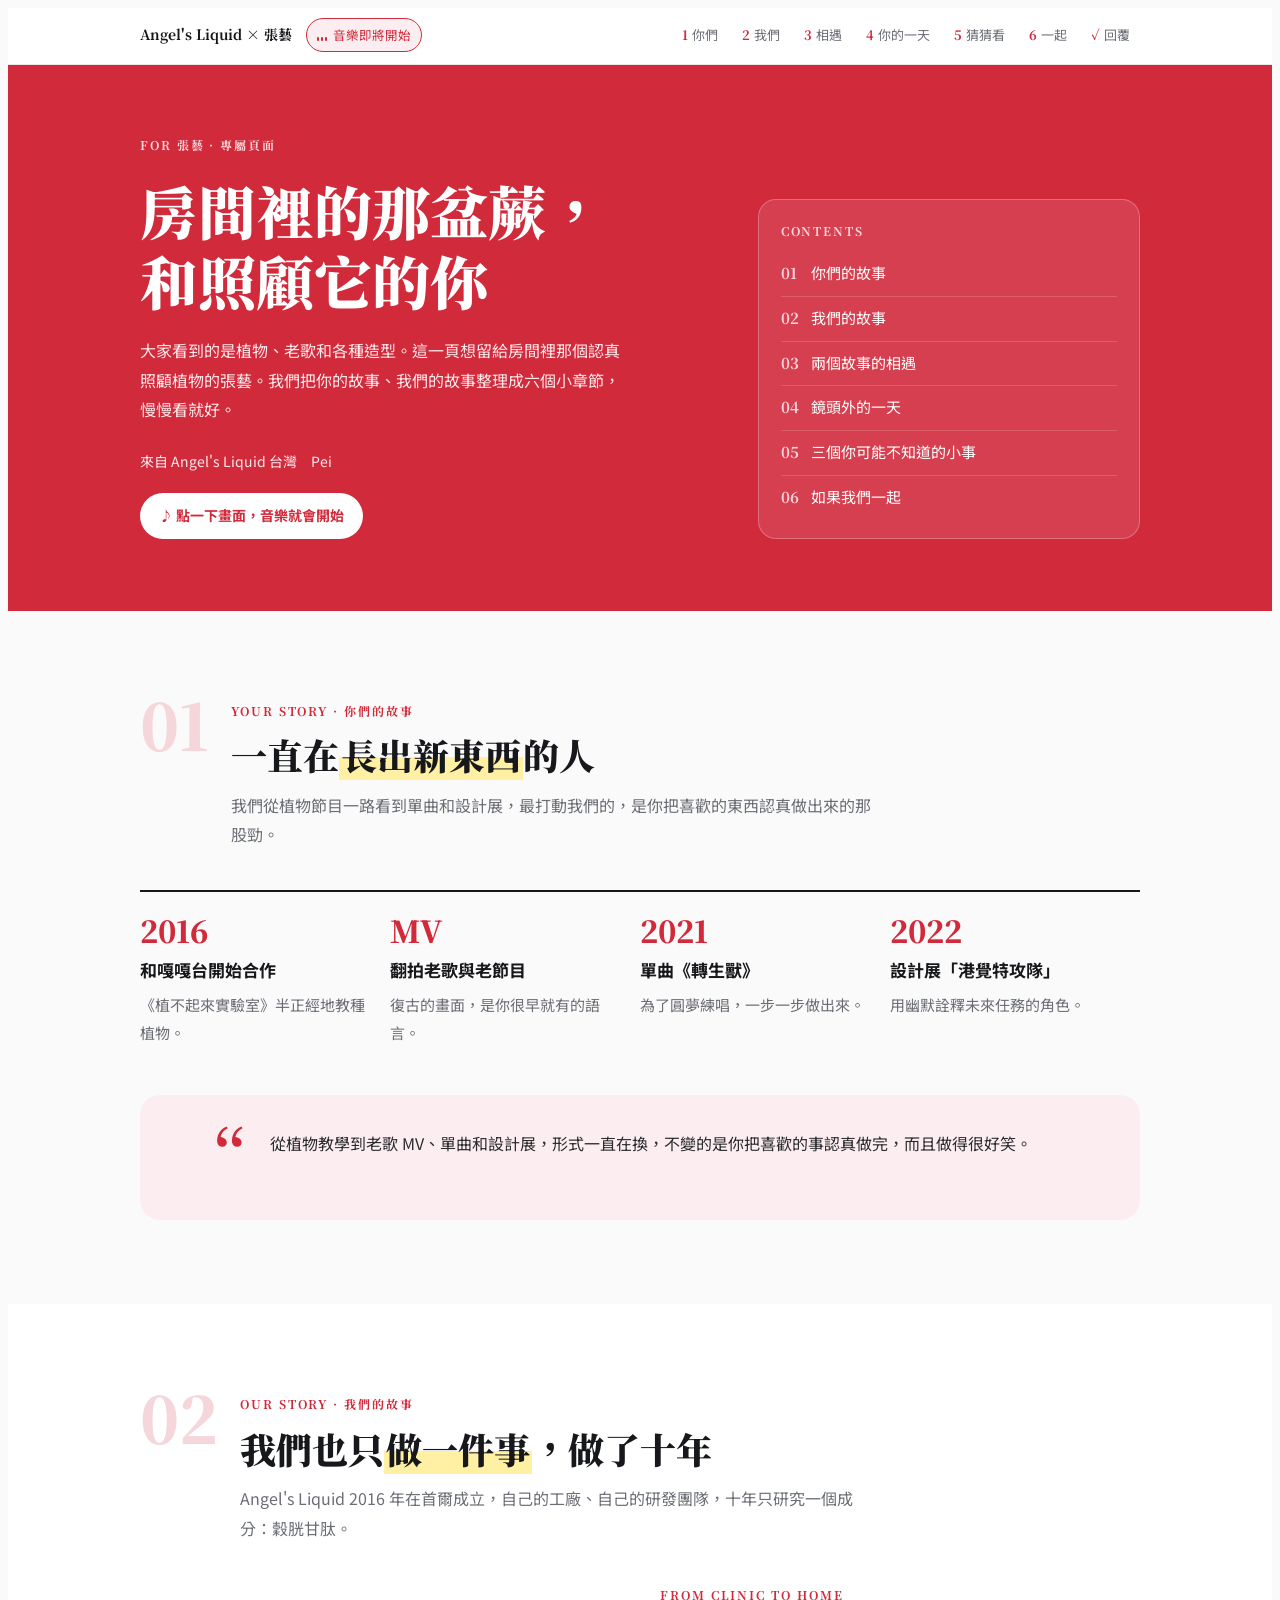
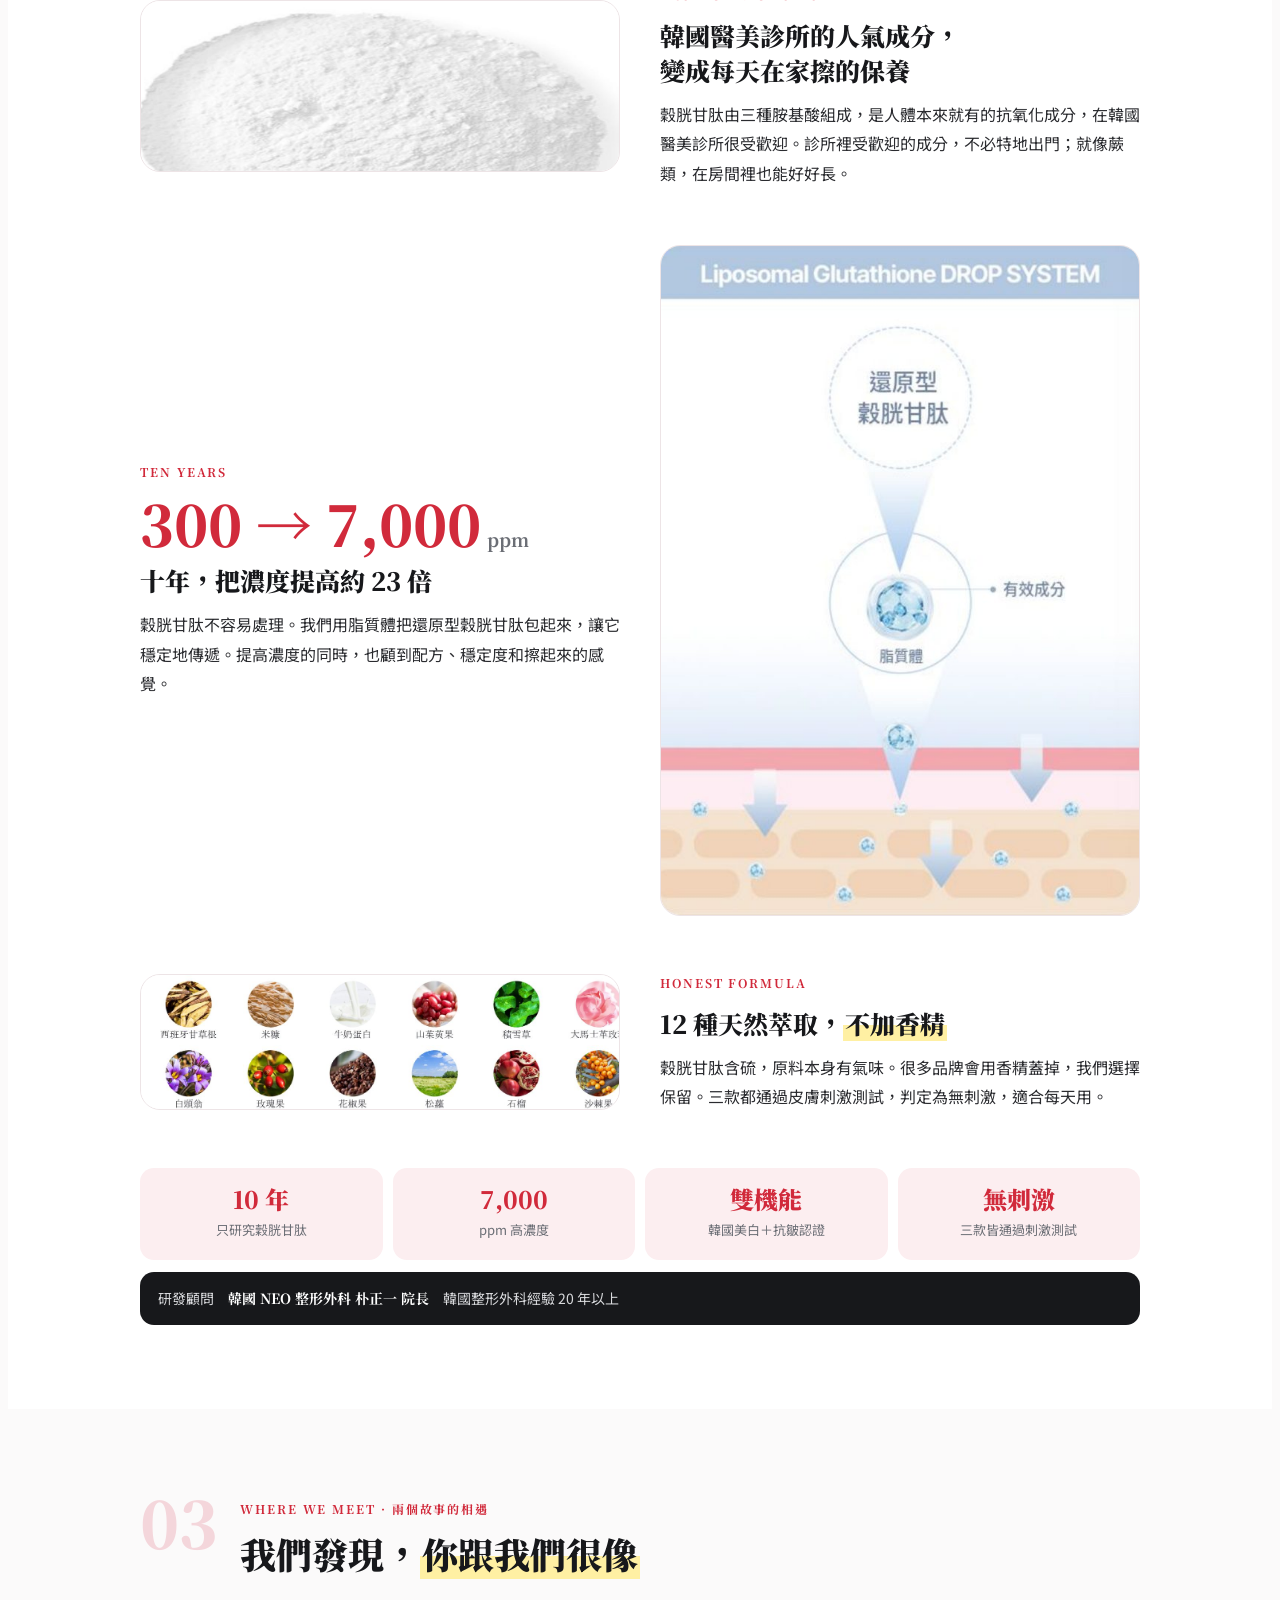
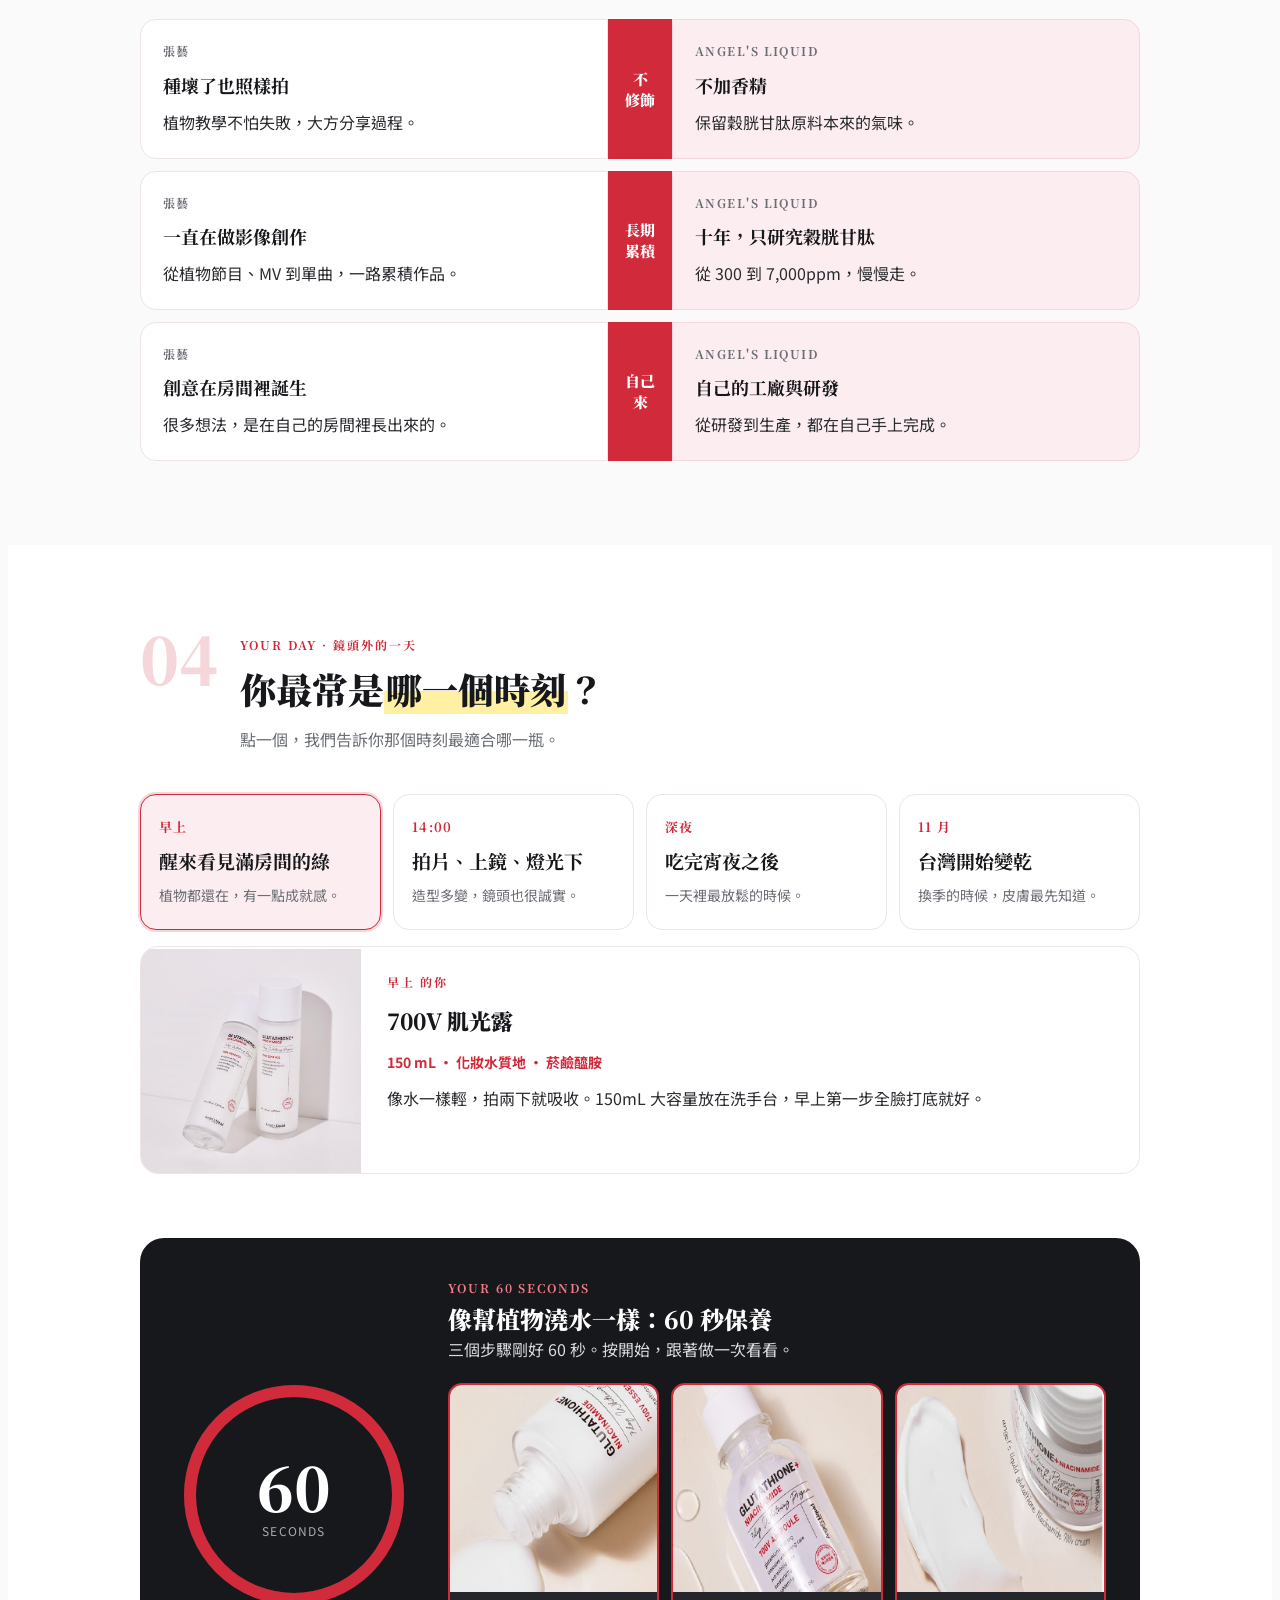
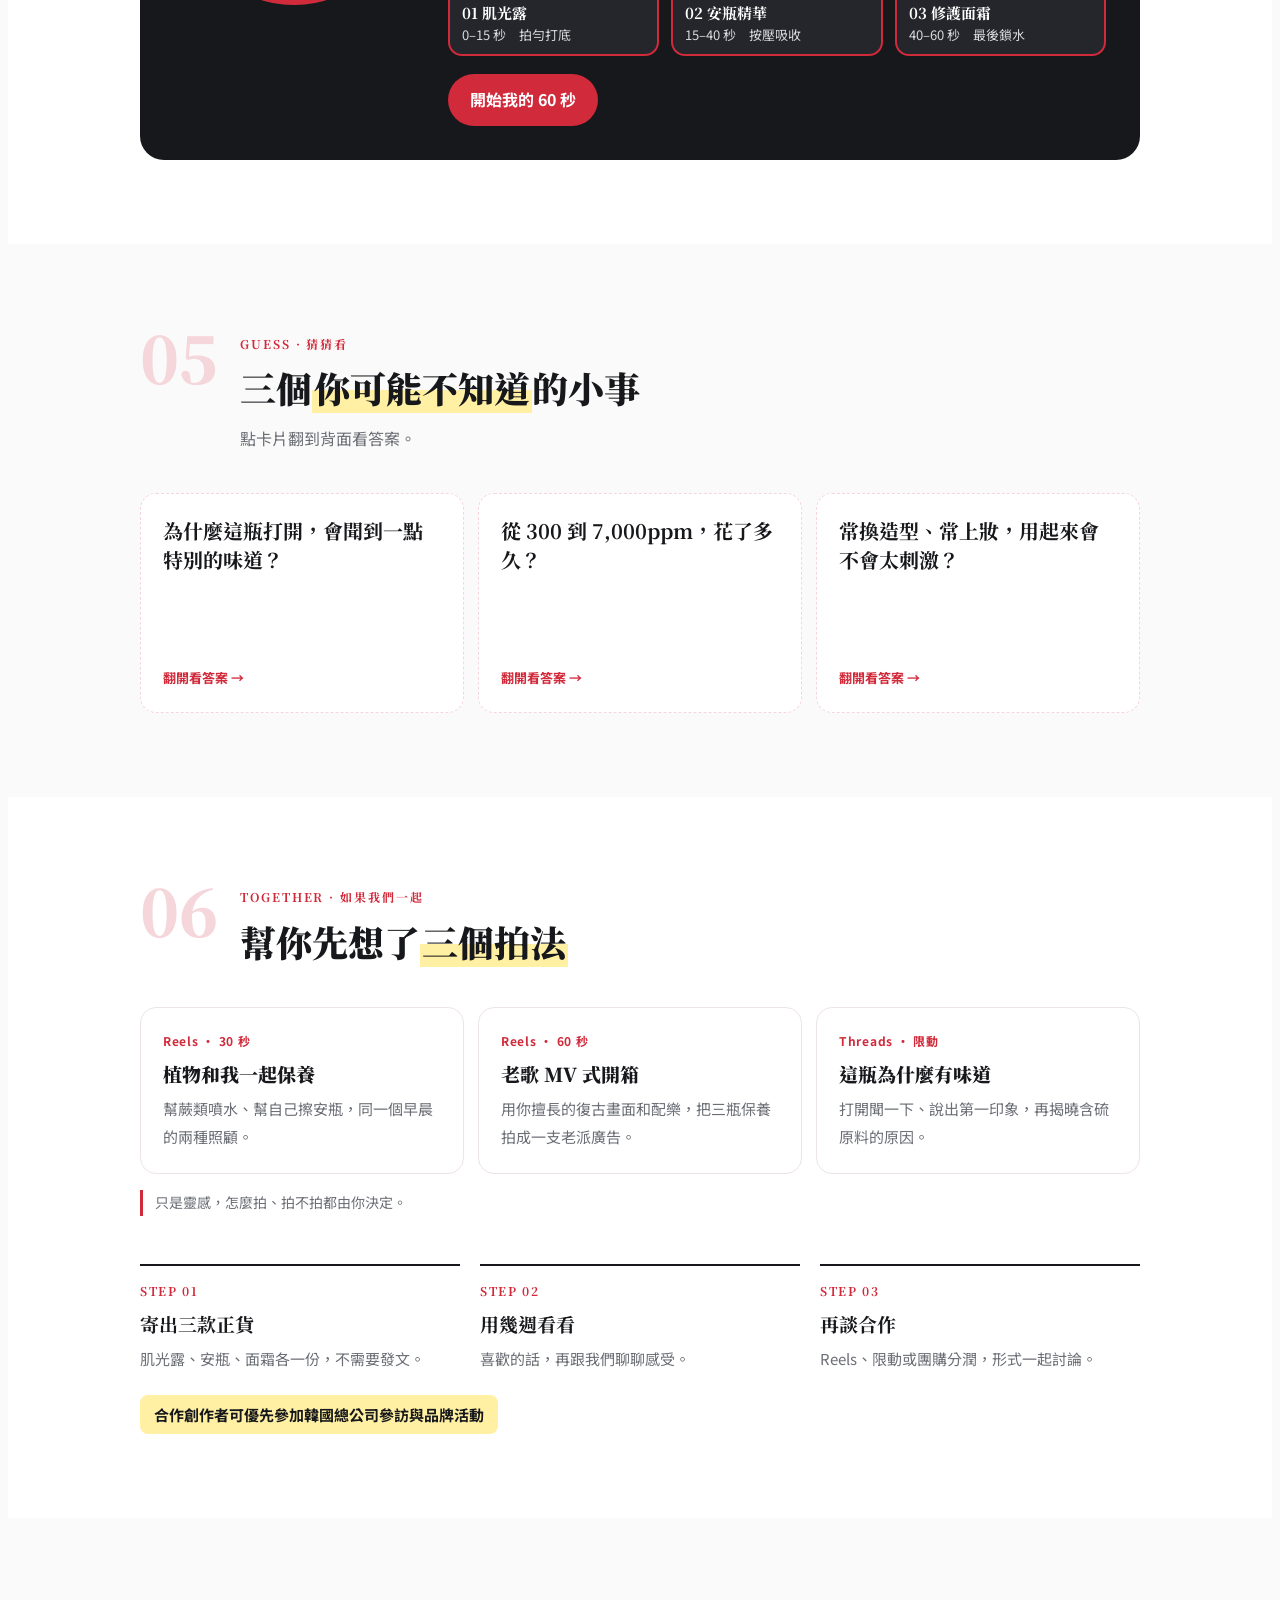
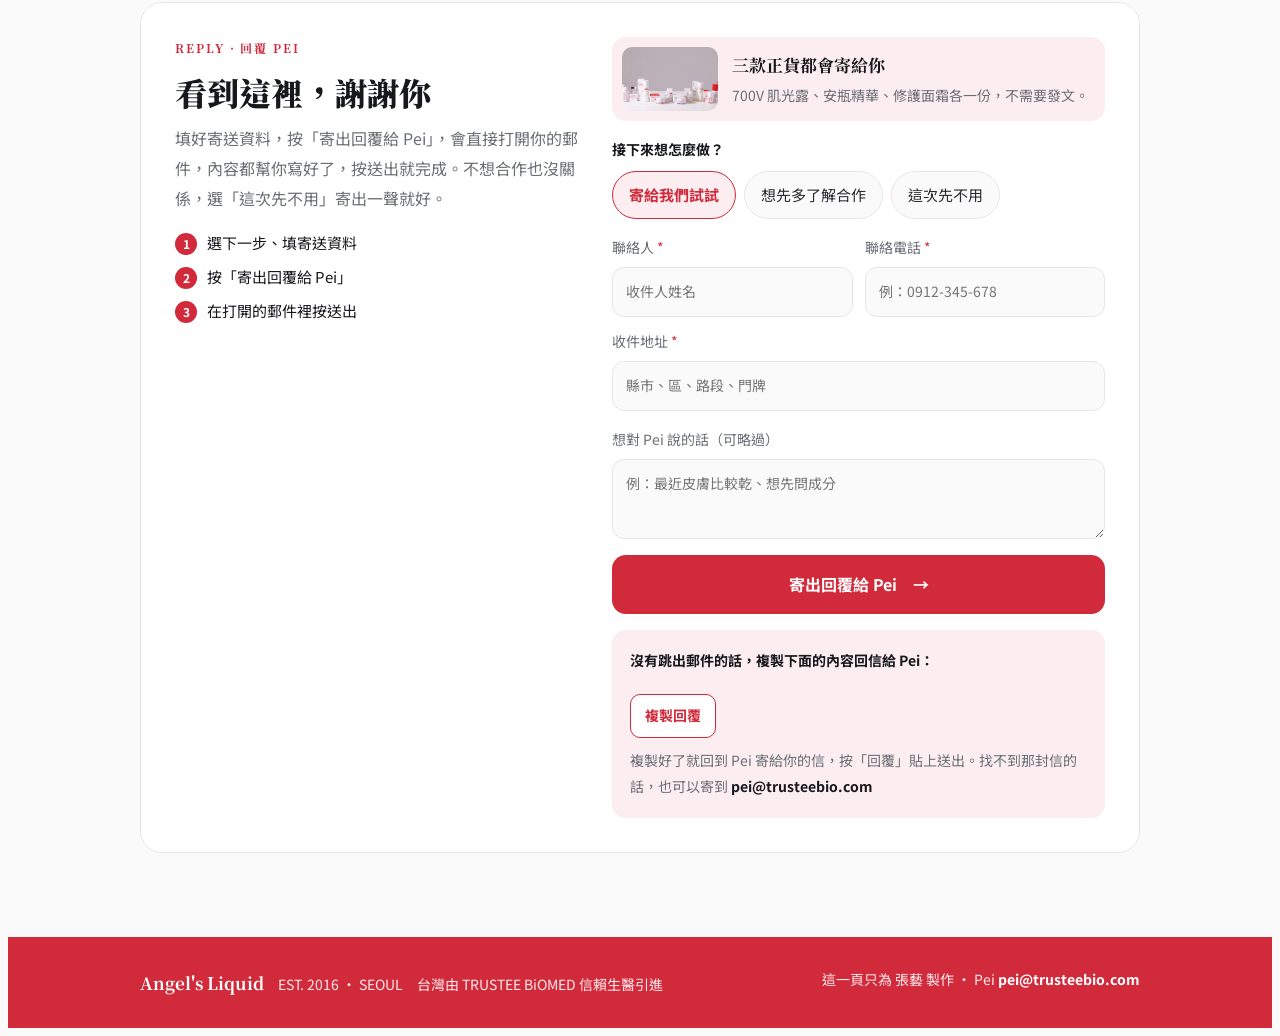
<file: rollrolleuler/index.html>
<!doctype html><html lang="zh-Hant"><head><meta charset="utf-8"><meta name="viewport" content="width=device-width,initial-scale=1,viewport-fit=cover"><meta name="robots" content="noindex,nofollow">
<title>給 張藝 的一頁｜Angel&#x27;s Liquid</title><meta name="description" content="大家看到的是植物、老歌和各種造型。這一頁想留給房間裡那個認真照顧植物的張藝。我們把你的故事、我們的故事整理成六個小章節，慢慢看就好。">
<meta property="og:title" content="給 張藝 的一頁｜Angel&#x27;s Liquid"><meta property="og:description" content="大家看到的是植物、老歌和各種造型。這一頁想留給房間裡那個認真照顧植物的張藝。我們把你的故事、我們的故事整理成六個小章節，慢慢看就好。"><meta property="og:image" content="https://pei-design.github.io/for/assets/img/group.jpg"><meta property="og:url" content="https://pei-design.github.io/for/rollrolleuler/"><meta name="theme-color" content="#D12A3B">
<link rel="preconnect" href="https://fonts.googleapis.com"><link rel="stylesheet" href="https://fonts.googleapis.com/css2?family=Noto+Serif+TC:wght@500;700;900&family=Noto+Sans+TC:wght@400;500;700&display=swap">
<style>/* Layout: a six-chapter booklet for one creator — sticky chapter rail, creator story → brand story → where they meet → her day → guess → collaborate; brand crimson, single light look */
:root{
  --crimson:#D12A3B; --crimson-deep:#A81E2D; --ink:#17181B; --text:#2A2B2F; --muted:#6B6E75;
  --white:#FFFFFF; --page:#FBFAFA; --blush:#FCEEF0; --blush-2:#F4D6DB; --line:#EDE4E6; --marker:#FFF0A3;
  --f-serif:"Noto Serif TC","Songti TC",serif;
  --f-sans:"Noto Sans TC","PingFang TC","Microsoft JhengHei",sans-serif;
  color-scheme:light;
}
*{box-sizing:border-box}
html{scroll-behavior:smooth}
@media (prefers-reduced-motion:reduce){html{scroll-behavior:auto}}
body{background:var(--page);color:var(--text);font-family:var(--f-sans);font-size:16px;line-height:1.85}
body::before{content:"";position:fixed;inset:0 0 auto;height:env(safe-area-inset-top,0px);z-index:10;background:var(--white)}
.band{padding-left:max(16px,env(safe-area-inset-left,0px));padding-right:max(16px,env(safe-area-inset-right,0px))}
.inner{max-width:1000px;margin:0 auto}
h1,h2,h3{font-family:var(--f-serif);color:var(--ink);margin:0;text-wrap:balance;line-height:1.4}
p{margin:0}
img{display:block;max-width:100%}
.label{font-family:var(--f-serif);font-weight:700;font-size:12px;letter-spacing:.16em;text-transform:uppercase;color:var(--crimson)}
mark{background:linear-gradient(transparent 55%,var(--marker) 55%);color:inherit;padding:0 2px;white-space:nowrap}
button{font:inherit}
button:focus-visible,a:focus-visible{outline:2px solid var(--crimson);outline-offset:3px}

/* chapter rail */
.rail{position:sticky;top:env(safe-area-inset-top,0px);z-index:9;background:rgba(255,255,255,.96);border-bottom:1px solid var(--line);backdrop-filter:blur(6px)}
.rail .inner{display:flex;align-items:center;gap:14px;padding-block:10px;overflow-x:auto;scrollbar-width:none}
.rail .inner::-webkit-scrollbar{display:none}
.rail .brand{font-family:var(--f-serif);font-weight:700;color:var(--ink);white-space:nowrap;font-size:14px}
.rail nav{display:flex;gap:4px;margin-left:auto}
.rail a{white-space:nowrap;text-decoration:none;font-size:13px;color:var(--muted);padding:5px 10px;border-radius:999px}
.rail a b{font-family:var(--f-serif);color:var(--crimson);margin-right:4px}
.rail a.on{background:var(--blush);color:var(--crimson);font-weight:700}
.bar{height:2px;background:var(--crimson);width:0;transition:width .15s linear}

/* chapter frame */
.ch{padding-block:84px}
.ch-head{display:grid;grid-template-columns:auto 1fr;gap:22px;align-items:start;margin-bottom:40px;max-width:46em}
.ch-no{font-family:var(--f-serif);font-weight:900;font-size:64px;line-height:.9;color:var(--blush-2)}
.ch-head h2{font-size:clamp(26px,3.8vw,36px);font-weight:900;margin-top:6px}
.ch-head p{color:var(--muted);margin-top:10px}
.alt{background:var(--white)}

/* cover */
.cover{background:var(--crimson);color:var(--white)}
.cover .inner{padding-block:64px 72px;display:grid;grid-template-columns:1.2fr .8fr;gap:44px;align-items:end}
.cover .label{color:#FFD6DB}
.cover h1{color:var(--white);font-size:clamp(34px,5.8vw,58px);font-weight:900;line-height:1.22;margin:16px 0 20px}
.cover p{color:#FFE9EC;max-width:30em}
.toc{background:rgba(255,255,255,.1);border:1px solid rgba(255,255,255,.25);border-radius:18px;padding:20px 22px;display:flex;flex-direction:column;gap:2px}
.toc .label{margin-bottom:8px}
.toc a{display:grid;grid-template-columns:30px 1fr;color:var(--white);text-decoration:none;padding:7px 0;border-top:1px solid rgba(255,255,255,.16);font-size:15px}
.toc a:first-of-type{border-top:0}
.toc a b{font-family:var(--f-serif);color:#FFD6DB}
.toc a:hover span{text-decoration:underline}
.from{margin-top:24px;font-size:14px;color:#FFD6DB}
@media (max-width:800px){.cover .inner{grid-template-columns:1fr}}

/* ch1 timeline */
.tl{list-style:none;margin:0;padding:0;display:grid;grid-template-columns:repeat(4,1fr);border-top:2px solid var(--ink)}
.tl li{padding:20px 18px 0 0;display:flex;flex-direction:column;gap:6px;min-width:0}
.tl .yr{font-family:var(--f-serif);font-weight:900;font-size:30px;color:var(--crimson);font-variant-numeric:tabular-nums;line-height:1.2}
.tl b{color:var(--ink);font-size:17px}
.tl span{font-size:15px;color:var(--muted)}
@media (max-width:800px){.tl{grid-template-columns:1fr 1fr;row-gap:26px}}
@media (max-width:440px){.tl{grid-template-columns:1fr}}
.quote{margin-top:48px;background:var(--blush);border-radius:20px;padding:34px 36px;display:grid;grid-template-columns:auto 1fr;gap:22px}
.quote .q{font-family:var(--f-serif);font-size:72px;line-height:.8;color:var(--crimson)}
.quote blockquote{margin:0;font-family:var(--f-serif);font-weight:700;font-size:clamp(20px,2.8vw,26px);color:var(--ink);line-height:1.6}
.quote cite{display:block;margin-top:10px;font-style:normal;font-size:13px;color:var(--muted)}
.quote p{margin-top:16px}
@media (max-width:560px){.quote{grid-template-columns:1fr;padding:26px}}

/* ch2 brand story: alternating image/text rows */
.rows{display:flex;flex-direction:column;gap:56px}
.row{display:grid;grid-template-columns:1fr 1fr;gap:40px;align-items:center}
.row.flip-r .media{order:2}
.row .media{background:var(--white);border:1px solid var(--line);border-radius:20px;overflow:hidden}
.row .media img{width:100%;height:auto}
.row .txt{display:flex;flex-direction:column;gap:12px}
.row .txt h3{font-size:clamp(21px,2.6vw,25px);font-weight:900}
.row .big{font-family:var(--f-serif);font-weight:900;font-size:clamp(40px,6vw,56px);color:var(--crimson);line-height:1}
.row .big small{font-size:18px;color:var(--muted);font-weight:700;margin-left:6px}
@media (max-width:800px){.row{grid-template-columns:1fr;gap:20px}.row.flip-r .media{order:0}}
.proofs{display:grid;grid-template-columns:repeat(4,1fr);gap:10px;margin-top:56px}
.proof{background:var(--blush);border-radius:14px;padding:16px 12px;text-align:center}
.proof b{display:block;font-family:var(--f-serif);font-weight:900;font-size:24px;color:var(--crimson);line-height:1.25}
.proof span{font-size:13px;color:var(--muted)}
@media (max-width:700px){.proofs{grid-template-columns:1fr 1fr}}
.doc{margin-top:12px;background:var(--ink);color:#D9DADD;border-radius:14px;padding:14px 18px;font-size:14px}
.doc b{color:var(--white);font-family:var(--f-serif)}

/* ch3 meet */
.meet{display:flex;flex-direction:column;gap:12px}
.pair{display:grid;grid-template-columns:1fr 64px 1fr;align-items:stretch;gap:0}
.pair > div{background:var(--white);border:1px solid var(--line);padding:20px 22px;display:flex;flex-direction:column;gap:6px;min-width:0}
.pair .you{border-radius:16px 0 0 16px}
.pair .us{border-radius:0 16px 16px 0;background:var(--blush);border-color:var(--blush-2)}
.pair .mid{background:var(--crimson);border:0;color:var(--white);align-items:center;justify-content:center;font-family:var(--f-serif);font-weight:900;font-size:15px;padding:8px;text-align:center;line-height:1.4}
.pair .who{font-size:12px;letter-spacing:.12em;font-weight:700;color:var(--muted);font-family:var(--f-serif)}
.pair b{font-family:var(--f-serif);font-size:18px;color:var(--ink)}
@media (max-width:640px){.pair{grid-template-columns:1fr}.pair .you{border-radius:16px 16px 0 0}.pair .us{border-radius:0 0 16px 16px}.pair .mid{padding:6px}}

/* ch4 day */
.scenes{display:grid;grid-template-columns:repeat(4,1fr);gap:12px}
.scene{background:var(--white);border:1px solid var(--line);border-radius:16px;padding:20px 18px;text-align:left;cursor:pointer;display:flex;flex-direction:column;gap:8px;color:inherit;min-width:0}
.scene .t{font-family:var(--f-serif);font-size:13px;letter-spacing:.1em;color:var(--crimson);font-weight:700}
.scene b{font-family:var(--f-serif);font-size:19px;color:var(--ink);line-height:1.45}
.scene span{font-size:14px;color:var(--muted)}
.scene[aria-pressed="true"]{border-color:var(--crimson);background:var(--blush);box-shadow:0 0 0 2px var(--blush-2)}
@media (max-width:860px){.scenes{grid-template-columns:1fr 1fr}}

.answer{margin-top:16px;background:var(--white);border:1px solid var(--line);border-radius:18px;overflow:hidden;display:grid;grid-template-columns:220px 1fr}
.answer img{width:100%;height:100%;object-fit:cover;background:#F2F1F3}
.answer .body{padding:24px 26px;display:flex;flex-direction:column;gap:8px;min-width:0}
.answer .name{font-family:var(--f-serif);font-weight:900;font-size:22px;color:var(--ink)}
.answer .spec{font-size:14px;color:var(--crimson);font-weight:700}
@media (max-width:600px){.answer{grid-template-columns:1fr}.answer img{height:220px}}
.routine{margin-top:64px;background:var(--ink);border-radius:24px;padding:34px;display:grid;grid-template-columns:240px 1fr;gap:34px;align-items:center;color:#D9DADD}
.routine h3{color:var(--white);font-size:24px;font-weight:900}
.ring{position:relative;width:100%;max-width:240px;aspect-ratio:1}
.ring svg{width:100%;height:100%;transform:rotate(-90deg)}
.ring .face{position:absolute;inset:0;display:flex;flex-direction:column;align-items:center;justify-content:center;gap:4px}
.ring .sec{font-family:var(--f-serif);font-weight:900;font-size:60px;line-height:1;color:var(--white);font-variant-numeric:tabular-nums}
.ring .face small{font-size:12px;color:#A9ABB1;letter-spacing:.1em}
.rsteps{display:grid;grid-template-columns:repeat(3,1fr);gap:12px;margin-top:18px}
.rstep{border-radius:14px;overflow:hidden;background:#24262B;border:2px solid transparent;transition:border-color .3s,opacity .3s;opacity:.55}
.rstep.on{border-color:var(--crimson);opacity:1}
.rstep img{width:100%;aspect-ratio:1;object-fit:cover}
.rstep div{padding:10px 12px;font-size:13px;line-height:1.5}
.rstep b{display:block;color:var(--white);font-family:var(--f-serif);font-size:15px}
.go{margin-top:18px;background:var(--crimson);color:var(--white);border:0;border-radius:999px;padding:11px 22px;font-weight:700;cursor:pointer}
.go:hover{background:var(--crimson-deep)}
@media (max-width:760px){.routine{grid-template-columns:1fr;padding:24px}.ring{margin:0 auto;max-width:200px}}


/* ch5 flips */
.flips{display:grid;grid-template-columns:repeat(3,1fr);gap:14px}
.flip{perspective:900px;border:0;background:none;padding:0;cursor:pointer;min-height:220px;text-align:left}
.flip .card{position:relative;width:100%;height:100%;min-height:220px;transition:transform .6s;transform-style:preserve-3d}
.flip[aria-pressed="true"] .card{transform:rotateY(180deg)}
.flip .side{position:absolute;inset:0;border-radius:16px;padding:22px;display:flex;flex-direction:column;gap:10px;backface-visibility:hidden;-webkit-backface-visibility:hidden}
.flip .front{background:var(--white);border:1.5px dashed var(--blush-2)}
.flip .front b{font-family:var(--f-serif);font-size:20px;color:var(--ink);line-height:1.45}
.flip .front span{margin-top:auto;font-size:13px;color:var(--crimson);font-weight:700}
.flip .back{background:var(--crimson);color:var(--white);transform:rotateY(180deg)}
.flip .back .t{font-size:12px;letter-spacing:.14em;color:#FFD6DB;font-family:var(--f-serif);font-weight:700}
@media (prefers-reduced-motion:reduce){.flip .card{transition:none}}
@media (max-width:780px){.flips{grid-template-columns:1fr}}

/* ch6 */
.ideas{display:grid;grid-template-columns:repeat(3,1fr);gap:14px}
.idea{background:var(--white);border:1px solid var(--line);border-radius:16px;padding:22px;display:flex;flex-direction:column;gap:8px}
.idea .fmt{font-size:12px;font-weight:700;color:var(--crimson);letter-spacing:.06em}
.idea h3{font-size:19px;font-weight:900}
.idea p{font-size:15px;color:var(--muted)}
.aside{margin-top:16px;font-size:14px;color:var(--muted);border-left:3px solid var(--crimson);padding-left:12px}
@media (max-width:780px){.ideas{grid-template-columns:1fr}}
.steps{list-style:none;margin:48px 0 0;padding:0;display:grid;grid-template-columns:repeat(3,1fr);gap:20px;counter-reset:s}
.steps li{border-top:2px solid var(--ink);padding-top:14px;display:flex;flex-direction:column;gap:4px}
.steps li::before{counter-increment:s;content:"STEP 0" counter(s);font-family:var(--f-serif);font-size:12px;letter-spacing:.14em;color:var(--crimson);font-weight:700}
.steps b{font-family:var(--f-serif);font-size:19px;color:var(--ink)}
.steps span{color:var(--muted);font-size:15px}
.perk{margin-top:22px;display:inline-block;background:var(--marker);color:var(--ink);font-weight:700;padding:6px 14px;border-radius:8px;font-size:15px}
@media (max-width:640px){.steps{grid-template-columns:1fr}}

/* reply */
.reply{background:var(--white);border:1px solid var(--line);border-radius:22px;padding:34px;display:grid;grid-template-columns:.9fr 1.1fr;gap:34px}
@media (max-width:780px){.reply{grid-template-columns:1fr;padding:24px}}
.reply .head{display:flex;flex-direction:column;gap:10px}
.reply .head h2{font-size:clamp(26px,3.6vw,32px);font-weight:900}
.reply .head p{color:var(--muted)}
.reply .form{display:flex;flex-direction:column;gap:16px;min-width:0}
.grp{display:flex;flex-direction:column;gap:8px}
.grp>span{font-size:14px;font-weight:700;color:var(--ink)}
.chips{display:flex;flex-wrap:wrap;gap:8px}
.chip{padding:9px 16px;border-radius:999px;border:1px solid var(--line);background:var(--page);color:var(--text);cursor:pointer;font-size:15px}
.chip[aria-pressed="true"]{border-color:var(--crimson);background:var(--blush);color:var(--crimson);font-weight:700}
label{font-size:14px;color:var(--muted);display:flex;flex-direction:column;gap:6px}
input,textarea{font:inherit;color:var(--text);background:var(--page);border:1px solid var(--line);border-radius:12px;padding:11px 13px;width:100%}
textarea{min-height:80px;resize:vertical}
.send{background:var(--crimson);color:var(--white);border:0;border-radius:14px;padding:15px;font-weight:700;font-size:16px;cursor:pointer}
.send:hover{background:var(--crimson-deep)}
.out{background:var(--blush);border-radius:14px;padding:18px;display:flex;flex-direction:column;gap:10px}
.out pre{margin:0;white-space:pre-wrap;font-family:var(--f-sans);font-size:15px}
.ghost{align-self:flex-start;background:var(--white);border:1px solid var(--crimson);color:var(--crimson);border-radius:10px;padding:8px 14px;cursor:pointer;font-weight:700;font-size:14px}
.addr{font-weight:700;color:var(--ink);user-select:all}
.gift{display:grid;grid-template-columns:96px 1fr;gap:14px;align-items:center;background:var(--blush);border-radius:14px;padding:10px;}
.gift img{width:96px;height:64px;object-fit:cover;border-radius:10px}
.gift b{display:block;font-family:var(--f-serif);color:var(--ink);font-size:17px}
.gift span{font-size:14px;color:var(--muted)}
.ship{display:grid;grid-template-columns:1fr 1fr;gap:12px}
.ship .wide{grid-column:1/-1}
@media (max-width:440px){.ship{grid-template-columns:1fr}}
label em{color:var(--crimson);font-style:normal}
.err{color:var(--crimson);font-size:14px;font-weight:700}
.how{margin:6px 0 0;padding:0;list-style:none;counter-reset:h;display:flex;flex-direction:column;gap:6px}
.how li{counter-increment:h;display:flex;gap:10px;align-items:baseline;font-size:15px;color:var(--ink)}
.how li::before{content:counter(h);flex:none;width:22px;height:22px;border-radius:50%;background:var(--crimson);color:#fff;font-size:12px;font-weight:700;display:inline-flex;align-items:center;justify-content:center}
.ship[hidden]{display:none!important}

footer{background:var(--crimson);color:#FFE9EC}
footer .inner{padding-block:30px;display:flex;justify-content:space-between;flex-wrap:wrap;gap:12px;font-size:14px}
footer b{font-family:var(--f-serif);color:var(--white);font-size:17px}

/* ---------- phone ---------- */
@media (max-width:600px){
  body{font-size:15.5px;line-height:1.8}
  .rail .brand{display:none}
  .rail nav{margin-left:0}
  .rail a{padding:5px 8px}
  .ch{padding-block:52px}
  .ch-head{grid-template-columns:1fr;gap:4px;margin-bottom:26px}
  .ch-no{font-size:40px}
  .ch-head h2{font-size:25px;margin-top:2px}
  .cover .inner{padding-block:40px 44px;gap:28px}
  .cover h1{font-size:30px;line-height:1.3;margin:12px 0 14px}
  .cover h1 span{display:block}
  .toc{padding:14px 16px}
  .toc a{padding:6px 0;font-size:14px}
  .tl{grid-template-columns:1fr 1fr;column-gap:14px;row-gap:18px}
  .tl li{padding:14px 0 0}
  .tl .yr{font-size:24px}
  .tl b{font-size:15px}
  .tl span{font-size:14.5px;line-height:1.65}
  .quote{margin-top:32px;padding:22px 20px;gap:6px}
  .quote .q{font-size:48px}
  .quote blockquote{font-size:19px}
  .rows{gap:36px}
  .row .txt h3{font-size:20px}
  .proofs{margin-top:36px}
  .proof{padding:14px 10px}
  .proof span,.proof small{font-size:13px}
  .proof b{font-size:20px}
  .pair > div{padding:14px 16px}
  .pair b{font-size:16px}
  .scenes{grid-template-columns:1fr 1fr;gap:8px}
  .scene{padding:14px 12px;gap:4px}
  .scene b{font-size:15.5px}
  .scene span{font-size:14px;line-height:1.6}
  .scene .t{font-size:13px}
  .answer img{height:180px}
  .answer .body{padding:18px}
  .routine{margin-top:40px;padding:22px 18px;gap:18px}
  .ring{max-width:160px}
  .ring .sec{font-size:44px}
  .routine h3{font-size:20px}
  .rsteps{grid-template-columns:1fr;gap:8px}
  .rstep{display:grid;grid-template-columns:76px 1fr;align-items:center}
  .rstep img{aspect-ratio:1;height:76px}
  .rstep div{padding:10px 14px;font-size:14px;line-height:1.55}
  .rstep b{font-size:15px}
  .go{width:100%}
  .flip,.flip .card{min-height:150px}
  .flip .side{padding:18px}
  .flip .front b{font-size:18px}
  .idea{padding:18px}
  .steps{margin-top:36px;gap:14px}
  .reply{padding:20px 16px;gap:22px;border-radius:18px}
  .chip{padding:8px 13px;font-size:14px}
  footer .inner{flex-direction:column;gap:6px}
}
@media (max-width:360px){.scenes{grid-template-columns:1fr}}
/* music */
.music{flex:none;display:inline-flex;align-items:center;gap:6px;border:1px solid var(--line);background:var(--white);color:var(--muted);border-radius:999px;padding:4px 10px;font-size:12.5px;cursor:pointer;white-space:nowrap}
.music[aria-pressed="true"]{border-color:var(--crimson);color:var(--crimson);background:var(--blush)}
.eq{display:inline-flex;align-items:flex-end;gap:2px;height:11px}
.eq i{width:2px;height:4px;background:currentColor;border-radius:1px}
.music[aria-pressed="true"] .eq i{animation:eq 1s infinite ease-in-out}
.music[aria-pressed="true"] .eq i:nth-child(2){animation-delay:.2s}.music[aria-pressed="true"] .eq i:nth-child(3){animation-delay:.4s}
@keyframes eq{0%,100%{height:3px}50%{height:11px}}
@media (prefers-reduced-motion:reduce){.music[aria-pressed="true"] .eq i{animation:none;height:8px}}
.music-cta{margin-top:18px;background:rgba(255,255,255,.14);color:#fff;border:1px solid rgba(255,255,255,.4);border-radius:999px;padding:9px 18px;font-size:14px;font-weight:700;cursor:pointer}
.music-cta[aria-pressed="true"]{background:#fff;color:var(--crimson)}
.music-cta:hover{background:rgba(255,255,255,.24)}
@media (max-width:600px){.rail .music{order:-1}}

a.send{display:block;text-align:center;text-decoration:none}
</style></head><body><div id="app"></div>
<script>/* Shared renderer for the creator booklet site. renderSite(d) -> HTML string; bindSite(root,d) wires interactions. */
var SITE_EMAIL='pei@trusteebio.com';
function _e(s){return String(s==null?'':s).replace(/[&<>"]/g,function(c){return {'&':'&amp;','<':'&lt;','>':'&gt;','"':'&quot;'}[c];});}
function _mark(t,m){t=_e(t);if(m){var em=_e(m);var i=t.indexOf(em);if(i>=0)return t.slice(0,i)+'<mark>'+em+'</mark>'+t.slice(i+em.length);}return t;}
function _br(t){return _e(t).replace(/\n/g,'<br>');}
var SITE_PRODUCTS={
  toner:{img:'../assets/img/toner.jpg',name:'700V 肌光露',spec:'150 mL · 化妝水質地 · 菸鹼醯胺'},
  ampoule:{img:'../assets/img/ampoule.jpg',name:'700V 安瓶精華',spec:'菸鹼醯胺 5% · 腺苷 · 穀胱甘肽 7,000 ppm'},
  cream:{img:'../assets/img/cream.jpg',name:'700V 修護面霜',spec:'角鯊烷 · 腺苷 · 柔滑不黏'}
};
function renderSite(d){
  d=d||{};var h=d.hero||{},c1=d.c1||{},c2=d.c2||{},c3=d.c3||{},c4=d.c4||{},c5=d.c5||{},c6=d.c6||{},rp=d.reply||{};
  var name=d.creator_name||'',ch=d.channel||'';
  var scenes=(c4.scenes||[]).slice(0,4),def=Math.min(Math.max(c4.default||0,0),Math.max(scenes.length-1,0));
  var s0=scenes[def]||{},p0=SITE_PRODUCTS[s0.p]||SITE_PRODUCTS.ampoule;
  var head=function(no,en,title,mark,intro){return '<div class="ch-head"><span class="ch-no">'+no+'</span><div><span class="label">'+en+'</span><h2>'+_mark(title,mark)+'</h2>'+(intro?'<p>'+_e(intro)+'</p>':'')+'</div></div>';};
  var o='';
  o+='<div class="rail band"><div class="inner"><span class="brand">Angel\'s Liquid × '+_e(ch||name)+'</span><button class="music" type="button" data-music aria-pressed="false"><span class="eq" aria-hidden="true"><i></i><i></i><i></i></span><span data-music-label>音樂</span></button><nav aria-label="章節">'
   +'<a href="#c1"><b>1</b>你們</a><a href="#c2"><b>2</b>我們</a><a href="#c3"><b>3</b>相遇</a><a href="#c4"><b>4</b>你的一天</a><a href="#c5"><b>5</b>猜猜看</a><a href="#c6"><b>6</b>一起</a><a href="#reply"><b>✓</b>回覆</a></nav></div><div class="bar" data-bar></div></div>';
  o+='<header class="cover band"><div class="inner"><div><span class="label">'+_e(h.eyebrow||('For '+name+' · 專屬頁面'))+'</span><h1>'+_e(h.title_l1||'')+'<br>'+_e(h.title_l2||'')+'</h1><p>'+_e(h.sub||'')+'</p><p class="from">來自 Angel\'s Liquid 台灣　Pei</p><button class="music-cta" type="button" data-music aria-pressed="false">♪ 開啟音樂，慢慢看</button></div>'
   +'<nav class="toc" aria-label="目錄"><span class="label">Contents</span><a href="#c1"><b>01</b><span>你們的故事</span></a><a href="#c2"><b>02</b><span>我們的故事</span></a><a href="#c3"><b>03</b><span>兩個故事的相遇</span></a><a href="#c4"><b>04</b><span>鏡頭外的一天</span></a><a href="#c5"><b>05</b><span>三個你可能不知道的小事</span></a><a href="#c6"><b>06</b><span>如果我們一起</span></a></nav></div></header><main>';
  // 1
  o+='<section class="ch band" id="c1"><div class="inner">'+head('01','Your story · 你們的故事',c1.title,c1.mark,c1.intro)+'<ol class="tl">';
  (c1.timeline||[]).slice(0,4).forEach(function(t){o+='<li><span class="yr">'+_e(t.k)+'</span><b>'+_e(t.b)+'</b><span>'+_e(t.s)+'</span></li>';});
  o+='</ol>';
  if(c1.quote&&c1.quote.text){o+='<div class="quote"><span class="q" aria-hidden="true">“</span><div><blockquote>'+_e(c1.quote.text)+'</blockquote>'+(c1.quote.cite?'<cite>'+_e(c1.quote.cite)+'</cite>':'')+(c1.quote.reflection?'<p>'+_e(c1.quote.reflection)+'</p>':'')+'</div></div>';}
  else if(c1.reflection){o+='<div class="quote"><span class="q" aria-hidden="true">“</span><div><p style="margin:0">'+_e(c1.reflection)+'</p></div></div>';}
  o+='</div></section>';
  // 2
  o+='<section class="ch band alt" id="c2"><div class="inner">'+head('02','Our story · 我們的故事',c2.title||'我們也只做一件事，做了十年',c2.mark||'做一件事',c2.intro||'Angel\'s Liquid 2016 年在首爾成立，自己的工廠、自己的研發團隊，從頭到尾只研究一個成分。')+'<div class="rows">'
   +'<div class="row"><div class="media"><img src="../assets/img/powder.jpg" alt="穀胱甘肽原料粉末"></div><div class="txt"><span class="label">From clinic to home</span><h3>韓國醫美診所的人氣成分，變成每天在家擦的保養</h3><p>穀胱甘肽由三種胺基酸組成，是人體本來就有的抗氧化成分，在韓國醫美診所很受歡迎。'+_e(c2.bridge||'但不是每個人都有時間跑診所。我們想把它帶回家。')+'</p></div></div>'
   +'<div class="row flip-r"><div class="media"><img src="../assets/img/liposome.jpg" alt="脂質體包覆穀胱甘肽示意圖"></div><div class="txt"><span class="label">Ten years</span><span class="big">300 → 7,000<small>ppm</small></span><h3>十年，把濃度提高約 23 倍</h3><p>穀胱甘肽不容易處理。我們用脂質體把還原型穀胱甘肽包起來，讓它穩定地傳遞。提高濃度的同時，也顧到配方、穩定度和擦起來的感覺。</p></div></div>'
   +'<div class="row"><div class="media"><img src="../assets/img/extracts.jpg" alt="12 種天然萃取"></div><div class="txt"><span class="label">Honest formula</span><h3>12 種天然萃取，<mark>不加香精</mark></h3><p>穀胱甘肽含硫，原料本身有氣味。很多品牌會用香精蓋掉，我們選擇保留。三款都通過皮膚刺激測試，判定為無刺激，適合每天用。</p></div></div></div>'
   +'<div class="proofs"><div class="proof"><b>10 年</b><span>只研究穀胱甘肽</span></div><div class="proof"><b>7,000</b><span>ppm 高濃度</span></div><div class="proof"><b>雙機能</b><span>韓國美白＋抗皺認證</span></div><div class="proof"><b>無刺激</b><span>三款皆通過刺激測試</span></div></div>'
   +'<div class="doc">研發顧問　<b>韓國 NEO 整形外科 朴正一 院長</b>　韓國整形外科經驗 20 年以上</div></div></section>';
  // 3
  o+='<section class="ch band" id="c3"><div class="inner">'+head('03','Where we meet · 兩個故事的相遇',c3.title||'我們發現，你們跟我們很像',c3.mark||'你們跟我們很像','')+'<div class="meet">';
  (c3.pairs||[]).slice(0,3).forEach(function(p){o+='<div class="pair"><div class="you"><span class="who">'+_e((ch||name).toUpperCase())+'</span><b>'+_e(p.you_b)+'</b><span>'+_e(p.you_s)+'</span></div><div class="mid">'+_br(p.mid)+'</div><div class="us"><span class="who">ANGEL\'S LIQUID</span><b>'+_e(p.us_b)+'</b><span>'+_e(p.us_s)+'</span></div></div>';});
  o+='</div></div></section>';
  // 4
  o+='<section class="ch band alt" id="c4"><div class="inner">'+head('04','Your day · 鏡頭外的一天',c4.title||'你最常是哪一個時刻？',c4.mark||'哪一個時刻',c4.intro||'點一個，我們告訴你那個時刻最適合哪一瓶。')+'<div class="scenes" role="group" aria-label="選擇一個時刻">';
  scenes.forEach(function(s,i){o+='<button class="scene" type="button" aria-pressed="'+(i===def)+'" data-i="'+i+'"><span class="t">'+_e(s.t)+'</span><b>'+_e(s.b)+'</b><span>'+_e(s.s)+'</span></button>';});
  o+='</div><div class="answer" aria-live="polite"><img data-ans-img src="'+p0.img+'" alt="'+_e(p0.name)+'"><div class="body"><span class="label" data-ans-tag>'+_e(s0.t||'')+' 的你</span><span class="name" data-ans-name>'+_e(p0.name)+'</span><span class="spec" data-ans-spec>'+_e(p0.spec)+'</span><p data-ans-why>'+_e(s0.why||'')+'</p></div></div>';
  o+='<div class="routine"><div class="ring"><svg viewBox="0 0 120 120" aria-hidden="true"><circle cx="60" cy="60" r="52" fill="none" stroke="#2E3035" stroke-width="6"/><circle data-arc cx="60" cy="60" r="52" fill="none" stroke="#D12A3B" stroke-width="6" stroke-linecap="round" stroke-dasharray="326.73" stroke-dashoffset="0"/></svg><div class="face"><span class="sec" data-sec>60</span><small>SECONDS</small></div></div>'
   +'<div><span class="label" style="color:#F07A86">Your 60 seconds</span><h3>'+_e(c4.routine_title||'三個步驟，60 秒保養')+'</h3><p data-rstat>三個步驟剛好 60 秒。按開始，跟著做一次看看。</p><div class="rsteps">'
   +'<div class="rstep on" data-rs><img src="../assets/img/step1.jpg" alt="肌光露質地"><div><b>01 肌光露</b>0–15 秒　拍勻打底</div></div>'
   +'<div class="rstep on" data-rs><img src="../assets/img/step2.jpg" alt="安瓶精華質地"><div><b>02 安瓶精華</b>15–40 秒　按壓吸收</div></div>'
   +'<div class="rstep on" data-rs><img src="../assets/img/step3.jpg" alt="修護面霜質地"><div><b>03 修護面霜</b>40–60 秒　最後鎖水</div></div></div>'
   +'<button class="go" data-timer type="button">開始我的 60 秒</button></div></div></div></section>';
  // 5
  o+='<section class="ch band" id="c5"><div class="inner">'+head('05','Guess · 猜猜看','三個你可能不知道的小事','你可能不知道','點卡片翻到背面看答案。')+'<div class="flips">';
  (c5.flips||[]).slice(0,3).forEach(function(f){o+='<button class="flip" type="button" aria-pressed="false"><div class="card"><div class="side front"><b>'+_e(f.q)+'</b><span>翻開看答案 →</span></div><div class="side back"><span class="t">ANSWER</span><p>'+_e(f.a)+'</p></div></div></button>';});
  o+='</div></div></section>';
  // 6
  o+='<section class="ch band alt" id="c6"><div class="inner">'+head('06','Together · 如果我們一起',c6.title||'幫你們先想了三個拍攝點子',c6.mark||'三個','')+'<div class="ideas">';
  (c6.ideas||[]).slice(0,3).forEach(function(x){o+='<div class="idea"><span class="fmt">'+_e(x.fmt)+'</span><h3>'+_e(x.title)+'</h3><p>'+_e(x.how)+'</p></div>';});
  o+='</div><p class="aside">'+_e(c6.aside||'只是靈感，怎麼拍、拍不拍都由你們決定。')+'</p>'
   +'<ol class="steps"><li><b>寄出三款正貨</b><span>肌光露、安瓶、面霜各一份，不需要發文。</span></li><li><b>用幾週看看</b><span>喜歡的話，再跟我們聊聊感受。</span></li><li><b>再談合作</b><span>Reels、限動或團購分潤，形式一起討論。</span></li></ol>'
   +'<span class="perk">合作創作者可優先參加韓國總公司參訪與品牌活動</span></div></section>';
  // reply
  o+='<section class="ch band" id="reply"><div class="inner"><div class="reply"><div class="head"><span class="label">Reply · 回覆 Pei</span><h2>'+_e(rp.title||'看到這裡，謝謝你')+'</h2>'
   +'<p>填好寄送資料，按「寄出回覆給 Pei」，會直接打開你的郵件，內容都幫你寫好了，按送出就完成。不想合作也沒關係，選「這次先不用」寄出一聲就好。</p>'
   +'<ol class="how"><li>選下一步、填寄送資料</li><li>按「寄出回覆給 Pei」</li><li>在打開的郵件裡按送出</li></ol></div>'
   +'<div class="form"><div class="gift"><img src="../assets/img/group.jpg" alt=""><div><b>三款正貨都會寄給你</b><span>700V 肌光露、安瓶精華、修護面霜各一份，不需要發文。</span></div></div>'
   +'<div class="grp"><span>接下來想怎麼做？</span><div class="chips" role="group" aria-label="下一步"><button class="chip ac" type="button" aria-pressed="true" data-v="send">寄給我們試試</button><button class="chip ac" type="button" aria-pressed="false" data-v="more">想先多了解合作</button><button class="chip ac" type="button" aria-pressed="false" data-v="no">這次先不用</button></div></div>'
   +'<div class="ship" data-ship><label><span>聯絡人 <em>*</em></span><input data-f="name" type="text" autocomplete="name" placeholder="收件人姓名"></label><label><span>聯絡電話 <em>*</em></span><input data-f="phone" type="tel" autocomplete="tel" placeholder="例：0912-345-678"></label><label class="wide"><span>收件地址 <em>*</em></span><input data-f="addr" type="text" autocomplete="street-address" placeholder="縣市、區、路段、門牌"></label></div>'
   +'<p class="err" data-err role="alert" hidden></p><label>想對 Pei 說的話（可略過）<textarea data-f="note" placeholder="例：最近皮膚比較乾、想先問成分"></textarea></label>'
   +'<a class="send" data-make href="mailto:'+SITE_EMAIL+'" target="_blank" rel="noopener" role="button">寄出回覆給 Pei　→</a><div class="out" data-out hidden><p style="font-size:14px;color:var(--ink);font-weight:700;margin:0">沒有跳出郵件的話，複製下面的內容回信給 Pei：</p><pre data-out-text></pre><button class="ghost" data-copy type="button">複製回覆</button><span data-copied style="font-size:13px;color:var(--crimson)" hidden>已複製</span>'
   +'<p style="font-size:14px;color:var(--muted)">複製好了就回到 Pei 寄給你的信，按「回覆」貼上送出。找不到那封信的話，也可以寄到 <span class="addr">'+SITE_EMAIL+'</span></p></div></div></div></div></section></main>';
  o+='<footer class="band"><div class="inner"><span><b>Angel\'s Liquid</b>　EST. 2016 · SEOUL　台灣由 TRUSTEE BiOMED 信賴生醫引進</span><span>這一頁只為 '+_e(ch||name)+' 製作 · Pei <span class="addr" style="color:#fff">'+SITE_EMAIL+'</span></span></div></footer>';
  return o;
}

/* Original ambient music, synthesized live with Web Audio (no audio file, no licensing). */
function SiteMusic(win){
  /* Plays the licensed track "Cafe Lofi" (Pixabay, zephiramusic) from the page's own files: loop, gentle fade in/out. */
  var A=null,on=false,fade=null,TARGET=0.55,cbs=[];
  function el(){ if(!A){ A=new win.Audio('../assets/audio/cafe-lofi.mp3'); A.loop=true; A.preload='auto'; A.volume=0;
      ['play','playing','pause'].forEach(function(ev){A.addEventListener(ev,function(){cbs.forEach(function(f){try{f();}catch(e){}});});}); } return A; }
  function ramp(to,ms,done){ var a=el(); if(fade) win.clearInterval(fade); var from=a.volume,t0=Date.now();
    fade=win.setInterval(function(){ var k=Math.min(1,(Date.now()-t0)/ms); try{a.volume=Math.max(0,Math.min(1,from+(to-from)*k));}catch(e){} if(k>=1){ win.clearInterval(fade); fade=null; if(done) done(); } },50); }
  function tryPlay(){ var a=el(); var p=a.play(); if(p&&p.then){ p.then(function(){ ramp(TARGET,2200); }).catch(function(){}); } else ramp(TARGET,2200); }
  return {
    start:function(){ on=true; tryPlay(); },
    stop:function(){ on=false; if(A) ramp(0,900,function(){ if(!on) A.pause(); }); },
    unlock:function(){ if(on&&(!A||A.paused)) tryPlay(); },
    playing:function(){ return !!(on&&A&&!A.paused); },
    isOn:function(){ return on; },
    onState:function(fn){ if(cbs.indexOf(fn)<0) cbs.push(fn); },
    toggle:function(){ if(on) this.stop(); else this.start(); return on; },
    supported:typeof win.Audio==='function'
  };
}
function bindSite(root,d,win,opts){
  win=win||window;var doc=root.ownerDocument||document;
  var q=function(s){return root.querySelector(s);},qa=function(s){return Array.prototype.slice.call(root.querySelectorAll(s));};
  var scenes=((d.c4||{}).scenes||[]).slice(0,4),sign=(d.reply||{}).sign||d.creator_name||'';
  // rail
  var links=qa('.rail nav a'),bar=q('[data-bar]');
  function onScroll(){var el=doc.documentElement,max=el.scrollHeight-el.clientHeight;if(bar)bar.style.width=(max>0?Math.min(100,el.scrollTop/max*100):0)+'%';var cur=-1;links.forEach(function(a,i){var s=root.querySelector(a.getAttribute('href'));if(s&&s.getBoundingClientRect().top<win.innerHeight*0.4)cur=i;});links.forEach(function(a,i){a.classList.toggle('on',i===cur);});}
  win.addEventListener('scroll',onScroll,{passive:true});onScroll();
  links.concat(qa('.toc a')).forEach(function(a){a.addEventListener('click',function(e){var t=root.querySelector(a.getAttribute('href'));if(t){e.preventDefault();t.scrollIntoView({behavior:'smooth'});}});});

  // music: on by default; browsers only allow sound after the first tap, so it starts on the first interaction anywhere
  opts=opts||{};
  var music=SiteMusic(win),mbtns=qa('[data-music]'),want=!!opts.autoMusic;
  if(!music.supported){mbtns.forEach(function(b){b.hidden=true;});}
  function ui(){var pl=music.playing(),pend=want&&!pl;mbtns.forEach(function(x){x.setAttribute('aria-pressed',want);});
    var l=q('[data-music-label]');if(l)l.textContent=pl?'音樂播放中':(pend?'音樂即將開始':'音樂');
    var c=q('.music-cta');if(c)c.textContent=pl?'♪ 音樂播放中（點一下關閉）':(pend?'♪ 點一下畫面，音樂就會開始':'♪ 開啟音樂，慢慢看');}
  function unlockAll(){ if(want){ music.unlock(); win.setTimeout(ui,120); } if(music.playing()){ ['pointerdown','keydown','touchend'].forEach(function(ev){doc.removeEventListener(ev,unlockAll,true);}); } }
  if(want&&music.supported){ music.start(); music.onState(ui); ['pointerdown','keydown','touchend'].forEach(function(ev){doc.addEventListener(ev,unlockAll,true);}); }
  mbtns.forEach(function(b){b.addEventListener('click',function(){
    if(want&&!music.playing()){ music.unlock(); }
    else if(want){ music.stop(); want=false; }
    else { want=true; music.start(); music.onState(ui); music.unlock(); }
    win.setTimeout(ui,150); ui(); });});
  ui();
  // scenes
  qa('.scene').forEach(function(b){b.addEventListener('click',function(){qa('.scene').forEach(function(x){x.setAttribute('aria-pressed',x===b);});var s=scenes[+b.dataset.i]||{},p=SITE_PRODUCTS[s.p]||SITE_PRODUCTS.ampoule;
    q('[data-ans-img]').src=p.img;q('[data-ans-img]').alt=p.name;q('[data-ans-name]').textContent=p.name;q('[data-ans-spec]').textContent=p.spec;q('[data-ans-why]').textContent=s.why||'';q('[data-ans-tag]').textContent=(s.t||'')+' 的你';});});
  // timer
  var C=326.73,arc=q('[data-arc]'),sec=q('[data-sec]'),btn=q('[data-timer]'),rs=qa('[data-rs]'),raf=null,t0=0;
  var msg=['01 肌光露：倒在手心，輕拍全臉。','02 安瓶精華：兩三滴，按壓到吸收。','03 修護面霜：薄薄一層，把水分鎖住。'];
  function frame(now){var el=Math.min(60,(now-t0)/1000);sec.textContent=Math.ceil(60-el);arc.setAttribute('stroke-dashoffset',String(C*el/60));var i=el<15?0:el<40?1:2;rs.forEach(function(r,k){r.classList.toggle('on',k===i&&el<60);});q('[data-rstat]').textContent=el<60?msg[i]:'完成。今天也辛苦了。';if(el<60)raf=win.requestAnimationFrame(frame);else{raf=null;btn.textContent='再來一次';rs.forEach(function(r){r.classList.add('on');});}}
  if(btn)btn.addEventListener('click',function(){if(raf)win.cancelAnimationFrame(raf);t0=win.performance.now();btn.textContent='進行中…';raf=win.requestAnimationFrame(frame);});
  // flips
  qa('.flip').forEach(function(f){f.addEventListener('click',function(){f.setAttribute('aria-pressed',f.getAttribute('aria-pressed')!=='true');});});
  // reply
  var acs=qa('.ac'),val=function(k){return (q('[data-f="'+k+'"]').value||'').trim();};
  acs.forEach(function(c){c.addEventListener('click',function(){acs.forEach(function(x){x.setAttribute('aria-pressed',x===c);});q('[data-ship]').hidden=c.dataset.v!=='send';q('[data-err]').hidden=true;q('[data-out]').hidden=true;});});
  var subj='Re: 我們把 '+(d.channel||d.creator_name||'')+' 的故事整理成一頁｜Angel\'s Liquid 品牌合作';
  function build(){var v=acs.filter(function(x){return x.getAttribute('aria-pressed')==='true';})[0].dataset.v;
    var n=val('name'),ph=val('phone'),ad=val('addr'),note=val('note'),miss=[];
    if(v==='send')miss=[!n&&'聯絡人',!ph&&'聯絡電話',!ad&&'收件地址'].filter(Boolean);
    var t='Pei 你好，\n\n';
    if(v==='send')t+='我們想試試看三款產品，寄送資料如下：\n聯絡人：'+n+'\n聯絡電話：'+ph+'\n收件地址：'+ad+'\n';
    else if(v==='more')t+='想先多了解合作方式，方便的話再跟我們說說。\n';else t+='這次先不用，謝謝你做的這一頁。\n';
    if(note)t+='\n'+note+'\n';t+='\n'+sign;return {t:t,miss:miss};}
  function refresh(){var r=build();q('[data-make]').setAttribute('href','mailto:'+SITE_EMAIL+'?subject='+encodeURIComponent(subj)+'&body='+encodeURIComponent(r.t));}
  qa('[data-f]').forEach(function(i){i.addEventListener('input',refresh);});acs.forEach(function(c){c.addEventListener('click',refresh);});refresh();
  q('[data-make]').addEventListener('click',function(e){var r=build(),err=q('[data-err]');err.hidden=true;
    if(r.miss.length){e.preventDefault();err.textContent='請填寫'+r.miss.join('、')+'，我們才能寄出。';err.hidden=false;q('[data-out]').hidden=true;return;}
    refresh();q('[data-out-text]').textContent=r.t;q('[data-copied]').hidden=true;win.setTimeout(function(){q('[data-out]').hidden=false;},600);});
  q('[data-copy]').addEventListener('click',function(){var t=q('[data-out-text]').textContent,ok=function(){q('[data-copied]').hidden=false;};var sel=function(){var r=doc.createRange();r.selectNodeContents(q('[data-out-text]'));var s=win.getSelection();s.removeAllRanges();s.addRange(r);};try{win.navigator.clipboard.writeText(t).then(ok,sel);}catch(e){sel();}});
}

(function(){var d={"c1": {"intro": "我們從植物節目一路看到單曲和設計展，最打動我們的，是你把喜歡的東西認真做出來的那股勁。", "mark": "長出新東西", "quote": null, "reflection": "從植物教學到老歌 MV、單曲和設計展，形式一直在換，不變的是你把喜歡的事認真做完，而且做得很好笑。", "timeline": [{"b": "和嘎嘎台開始合作", "k": "2016", "s": "《植不起來實驗室》半正經地教種植物。"}, {"b": "翻拍老歌與老節目", "k": "MV", "s": "復古的畫面，是你很早就有的語言。"}, {"b": "單曲《轉生獸》", "k": "2021", "s": "為了圓夢練唱，一步一步做出來。"}, {"b": "設計展「港覺特攻隊」", "k": "2022", "s": "用幽默詮釋未來任務的角色。"}], "title": "一直在長出新東西的人"}, "c2": {"bridge": "診所裡受歡迎的成分，不必特地出門；就像蕨類，在房間裡也能好好長。", "intro": "Angel's Liquid 2016 年在首爾成立，自己的工廠、自己的研發團隊，十年只研究一個成分：穀胱甘肽。", "mark": "做一件事", "title": "我們也只做一件事，做了十年"}, "c3": {"mark": "你跟我們很像", "pairs": [{"mid": "不\n修飾", "us_b": "不加香精", "us_s": "保留穀胱甘肽原料本來的氣味。", "you_b": "種壞了也照樣拍", "you_s": "植物教學不怕失敗，大方分享過程。"}, {"mid": "長期\n累積", "us_b": "十年，只研究穀胱甘肽", "us_s": "從 300 到 7,000ppm，慢慢走。", "you_b": "一直在做影像創作", "you_s": "從植物節目、MV 到單曲，一路累積作品。"}, {"mid": "自己\n來", "us_b": "自己的工廠與研發", "us_s": "從研發到生產，都在自己手上完成。", "you_b": "創意在房間裡誕生", "you_s": "很多想法，是在自己的房間裡長出來的。"}], "title": "我們發現，你跟我們很像"}, "c4": {"default": 0, "intro": "點一個，我們告訴你那個時刻最適合哪一瓶。", "mark": "哪一個時刻", "routine_title": "像幫植物澆水一樣：60 秒保養", "scenes": [{"b": "醒來看見滿房間的綠", "p": "toner", "s": "植物都還在，有一點成就感。", "t": "早上", "why": "像水一樣輕，拍兩下就吸收。150mL 大容量放在洗手台，早上第一步全臉打底就好。"}, {"b": "拍片、上鏡、燈光下", "p": "ampoule", "s": "造型多變，鏡頭也很誠實。", "t": "14:00", "why": "穀胱甘肽 7,000ppm 脂質體包覆，加上菸鹼醯胺 5% 和腺苷，拍片前一晚集中照顧。"}, {"b": "吃完宵夜之後", "p": "ampoule", "s": "一天裡最放鬆的時候。", "t": "深夜", "why": "洗完臉兩三滴就好。腺苷是韓國公告的抗皺機能成分，在你休息的時候照顧細紋和彈性感。"}, {"b": "台灣開始變乾", "p": "cream", "s": "換季的時候，皮膚最先知道。", "t": "11 月", "why": "換季最需要的最後一層。角鯊烷幫忙鎖住水分，質地柔滑不黏，秋冬用也不厚重。"}], "title": "你最常是哪一個時刻？"}, "c5": {"flips": [{"a": "穀胱甘肽的結構含硫，原料本身就有氣味。很多品牌會用香精蓋掉，我們選擇不加香精、保留下來，這是原料真實的樣子。", "q": "為什麼這瓶打開，會聞到一點特別的味道？"}, {"a": "十年。我們 2016 年在首爾成立，自有工廠與研發團隊只研究穀胱甘肽，現在安瓶濃度是 7,000ppm，並用脂質體包覆。", "q": "從 300 到 7,000ppm，花了多久？"}, {"a": "三款都通過皮膚刺激測試、判定無刺激，也不加香精。質地清爽，早晚都能用，不會變成另一件負擔。", "q": "常換造型、常上妝，用起來會不會太刺激？"}]}, "c6": {"aside": "只是靈感，怎麼拍、拍不拍都由你決定。", "ideas": [{"fmt": "Reels · 30 秒", "how": "幫蕨類噴水、幫自己擦安瓶，同一個早晨的兩種照顧。", "title": "植物和我一起保養"}, {"fmt": "Reels · 60 秒", "how": "用你擅長的復古畫面和配樂，把三瓶保養拍成一支老派廣告。", "title": "老歌 MV 式開箱"}, {"fmt": "Threads · 限動", "how": "打開聞一下、說出第一印象，再揭曉含硫原料的原因。", "title": "這瓶為什麼有味道"}], "mark": "三個拍法", "title": "幫你先想了三個拍法"}, "channel": "張藝", "creator_name": "張藝", "email": {"greeting": "張藝 你好，", "opening": "我是 Angel's Liquid 台灣的 Pei。這次沒有寫長信，而是花了一些時間，把你的作品和我們的故事整理成只給你的一頁。", "subject": "我們把 張藝 的故事整理成一頁｜Angel's Liquid 品牌合作"}, "hero": {"eyebrow": "For 張藝 · 專屬頁面", "sub": "大家看到的是植物、老歌和各種造型。這一頁想留給房間裡那個認真照顧植物的張藝。我們把你的故事、我們的故事整理成六個小章節，慢慢看就好。", "title_l1": "房間裡的那盆蕨，", "title_l2": "和照顧它的你"}, "reply": {"sign": "張藝", "title": "看到這裡，謝謝你"}, "slug": "rollrolleuler"};var app=document.getElementById('app');app.innerHTML=renderSite(d);bindSite(app,d,window,{autoMusic:true});})();
</script></body></html>
</file>
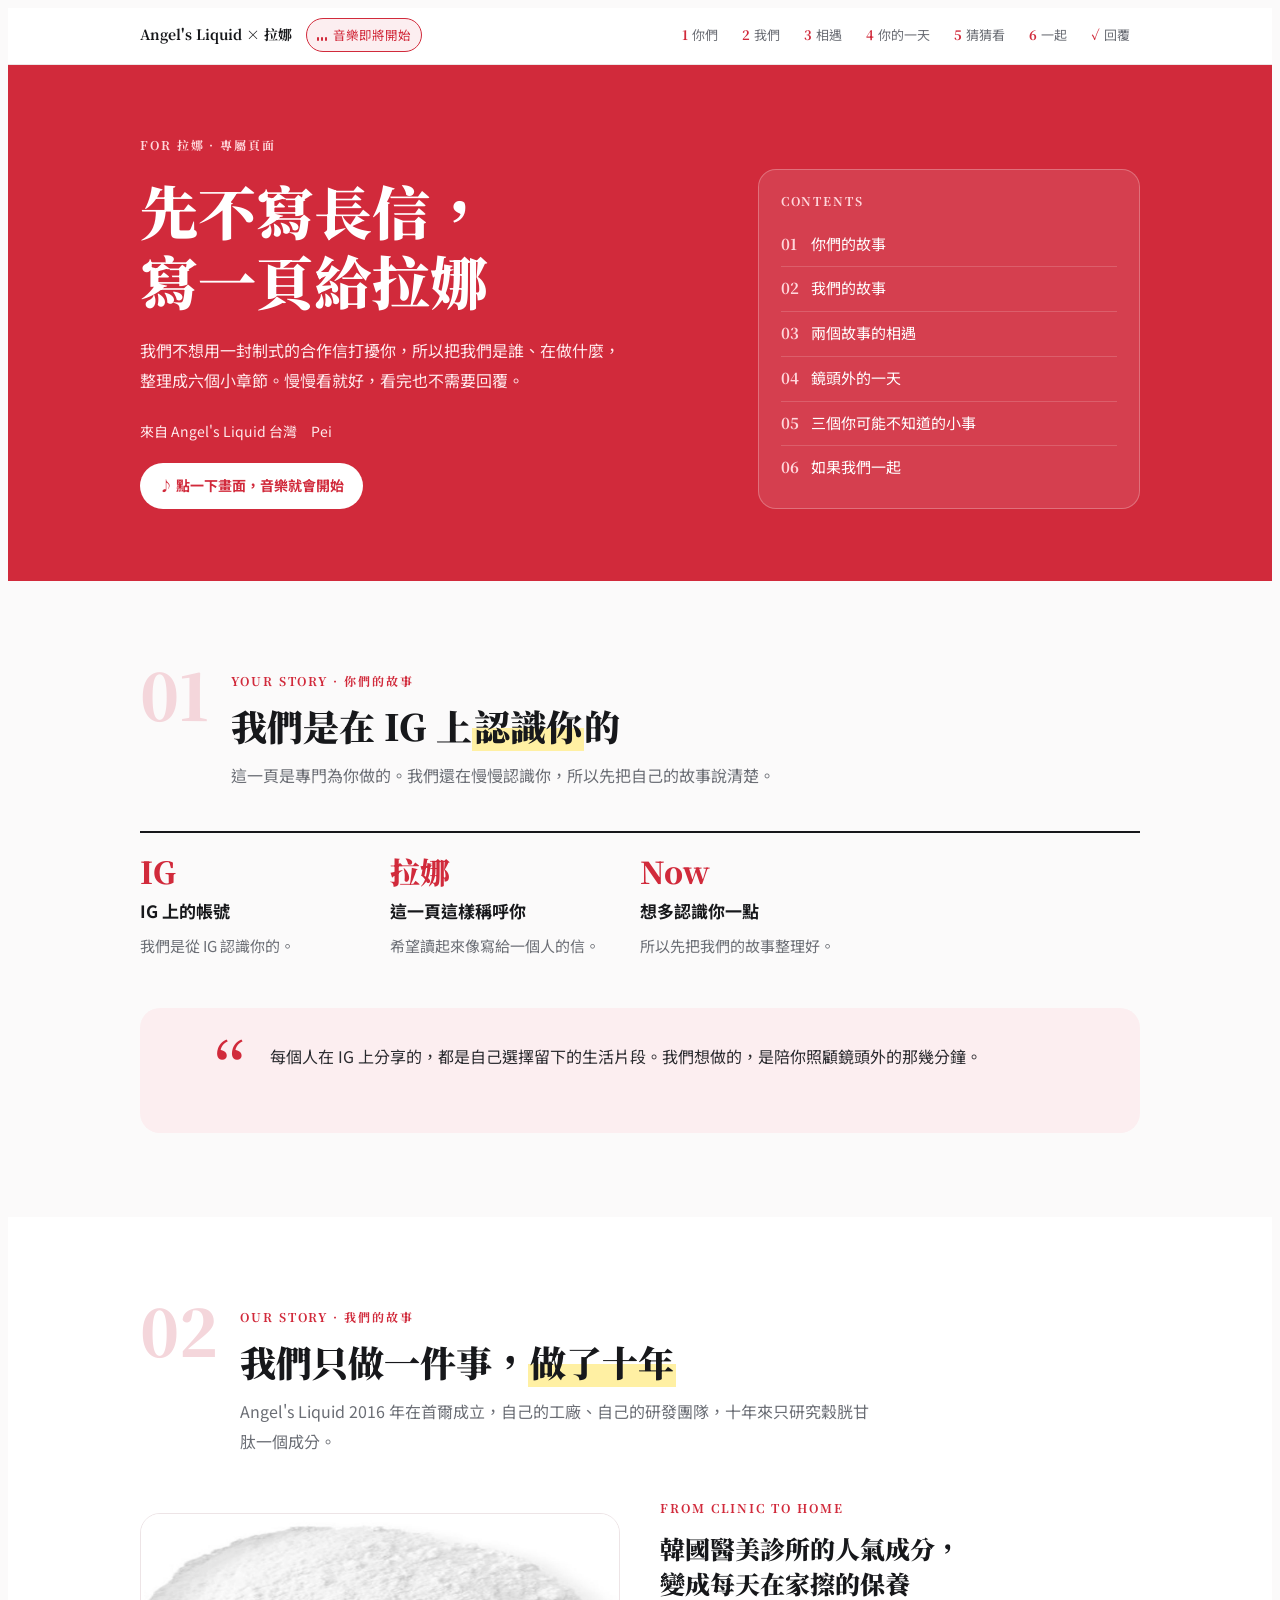
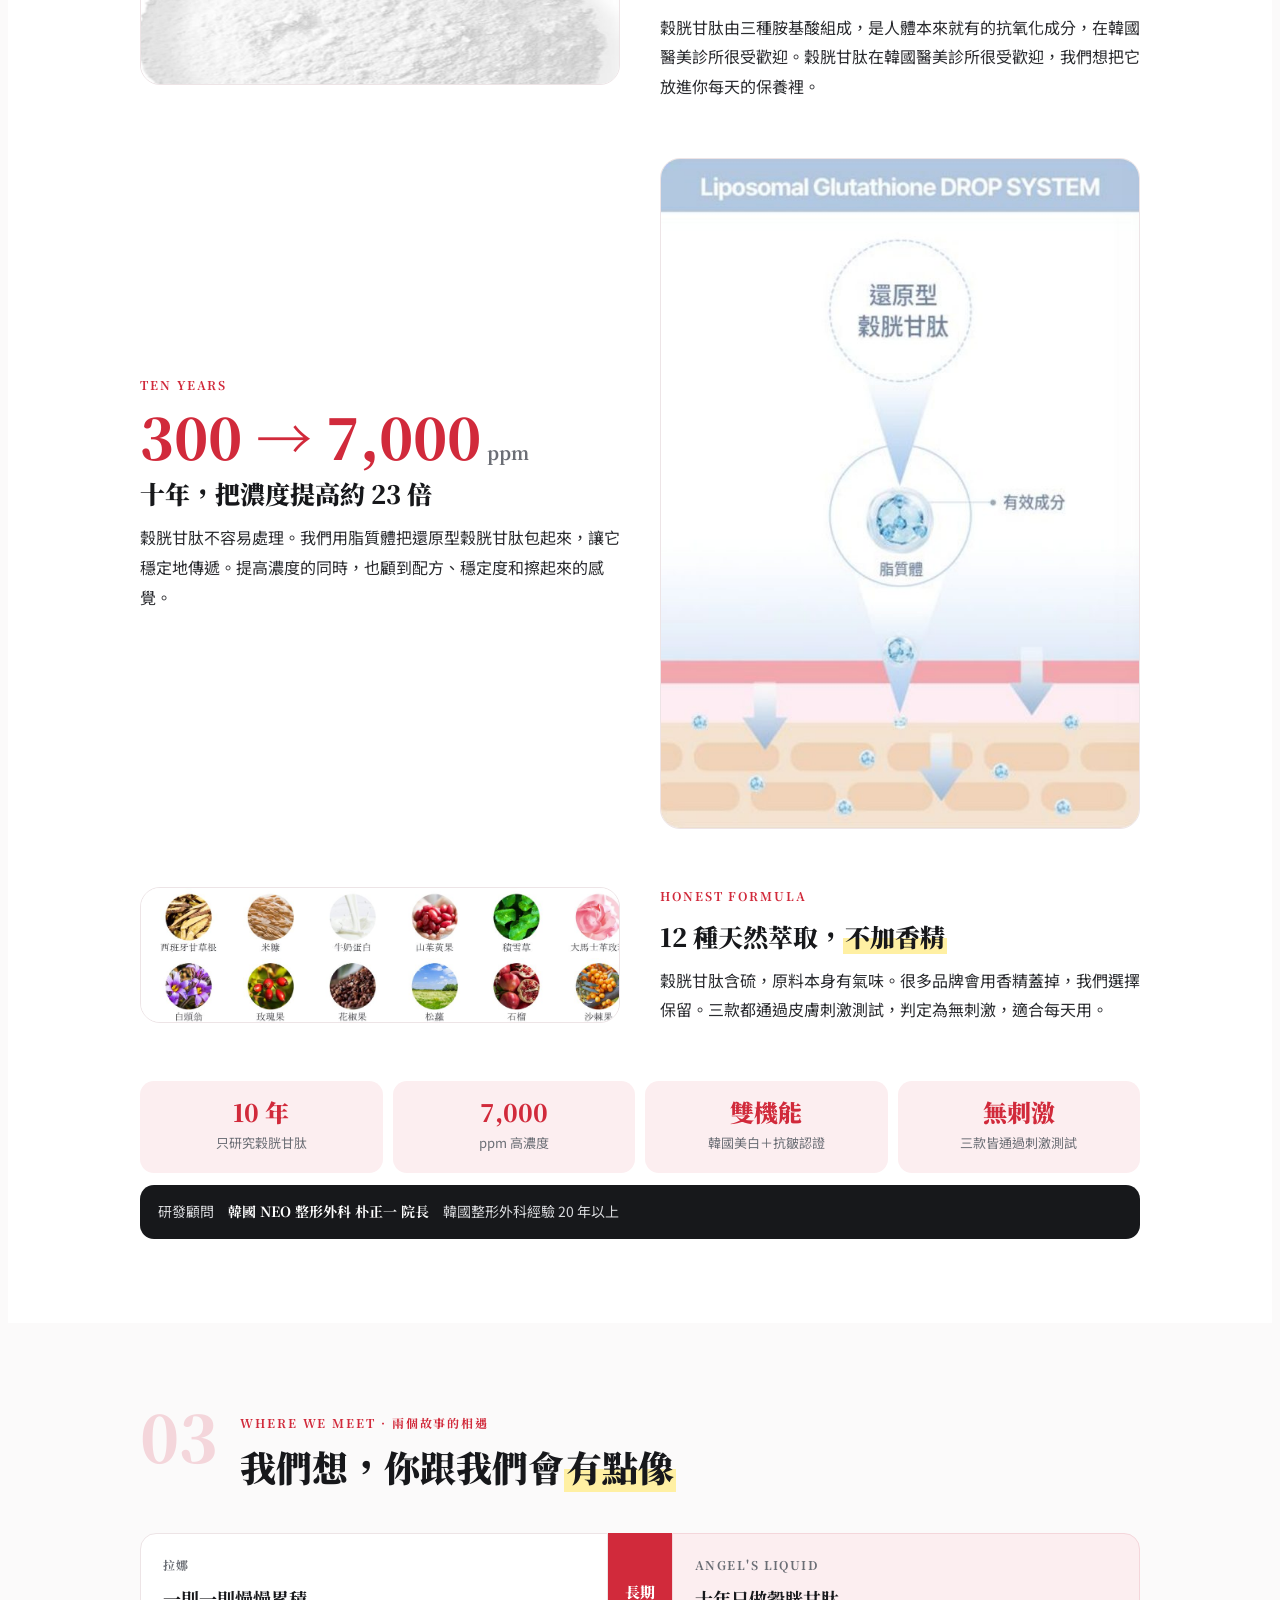
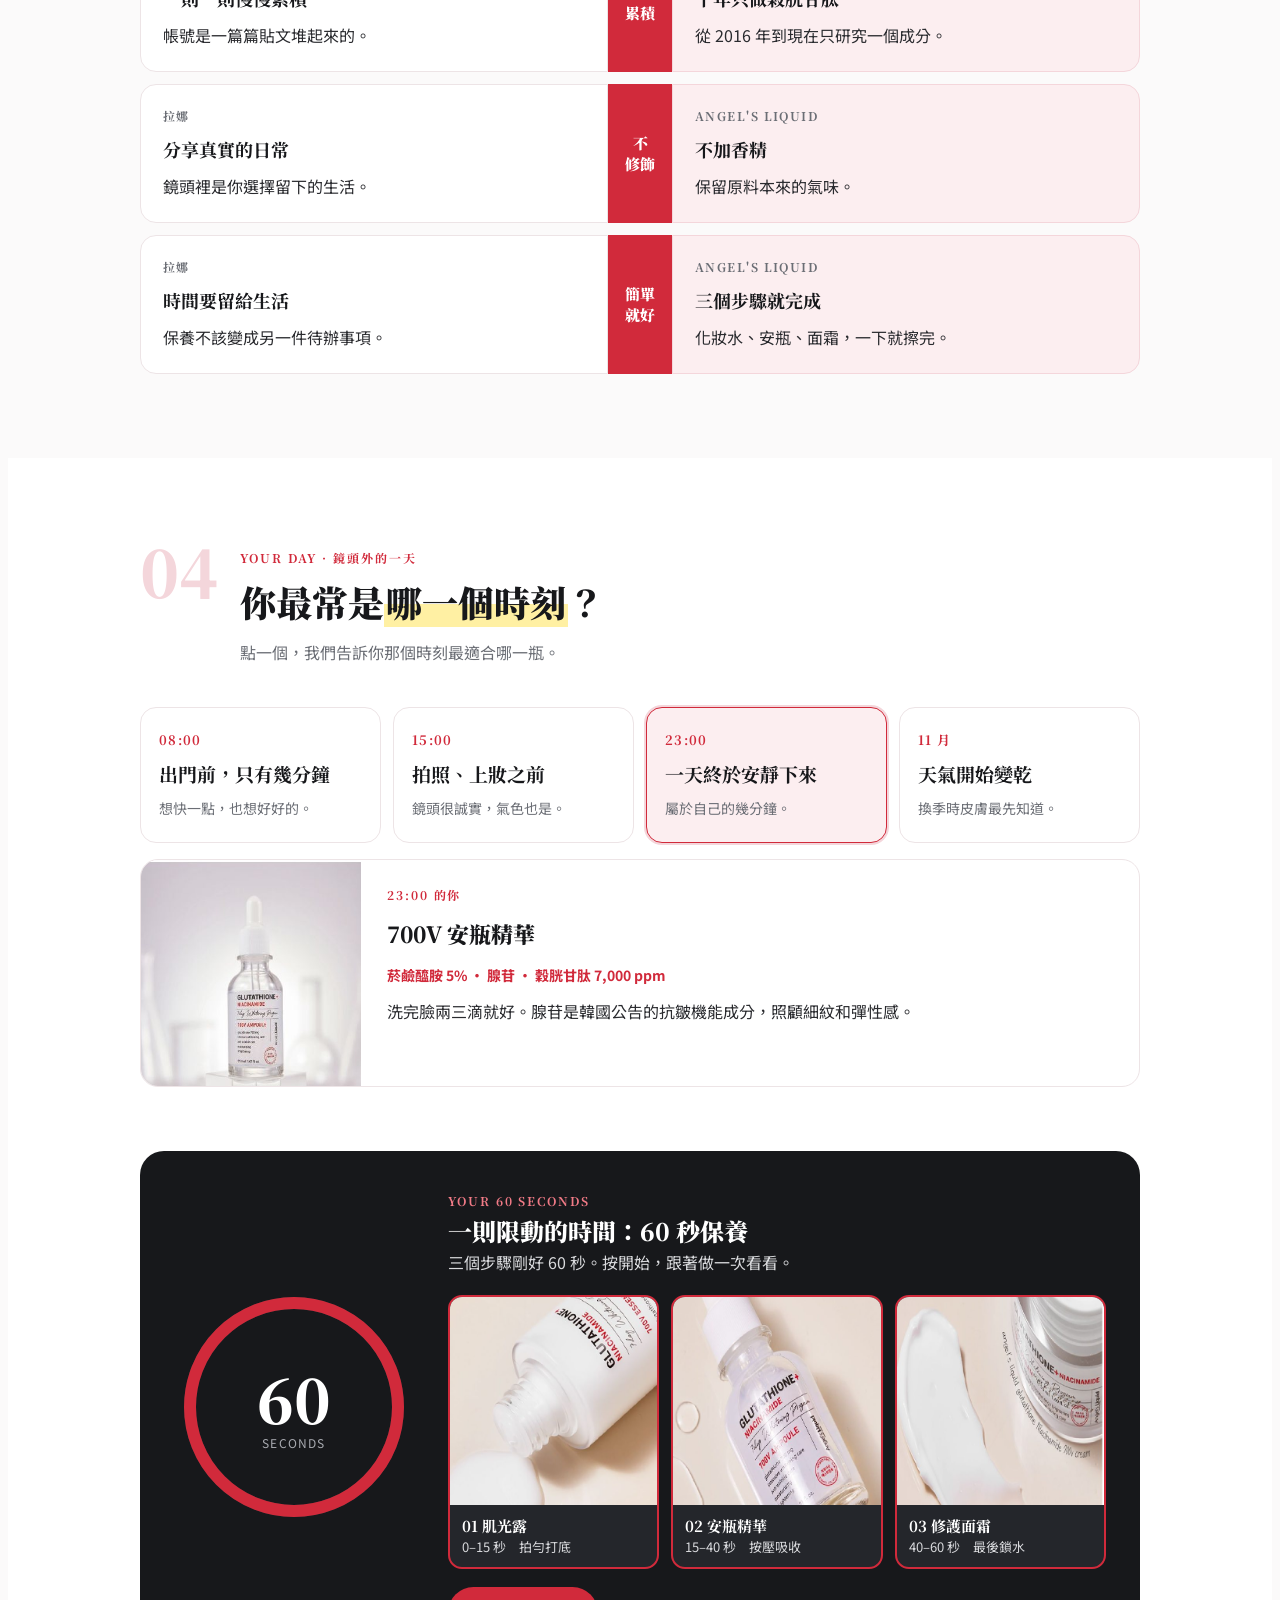
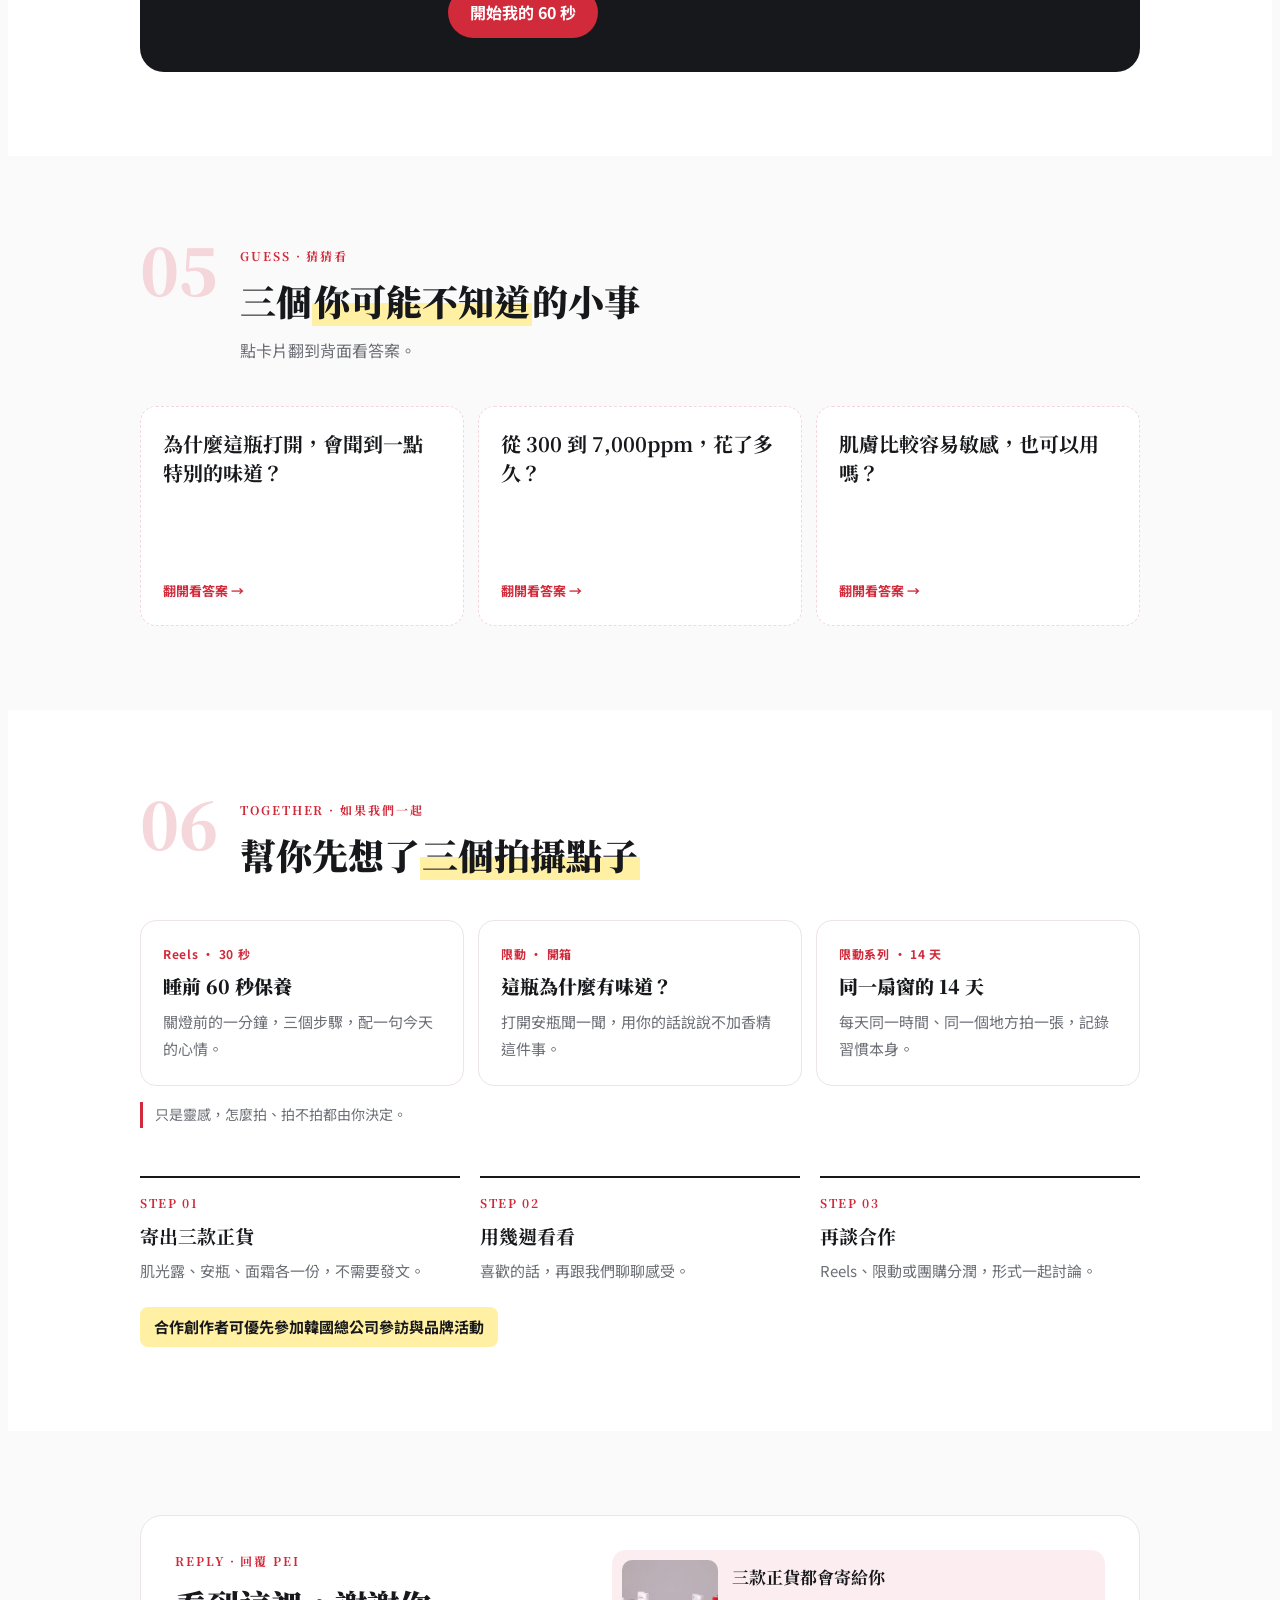
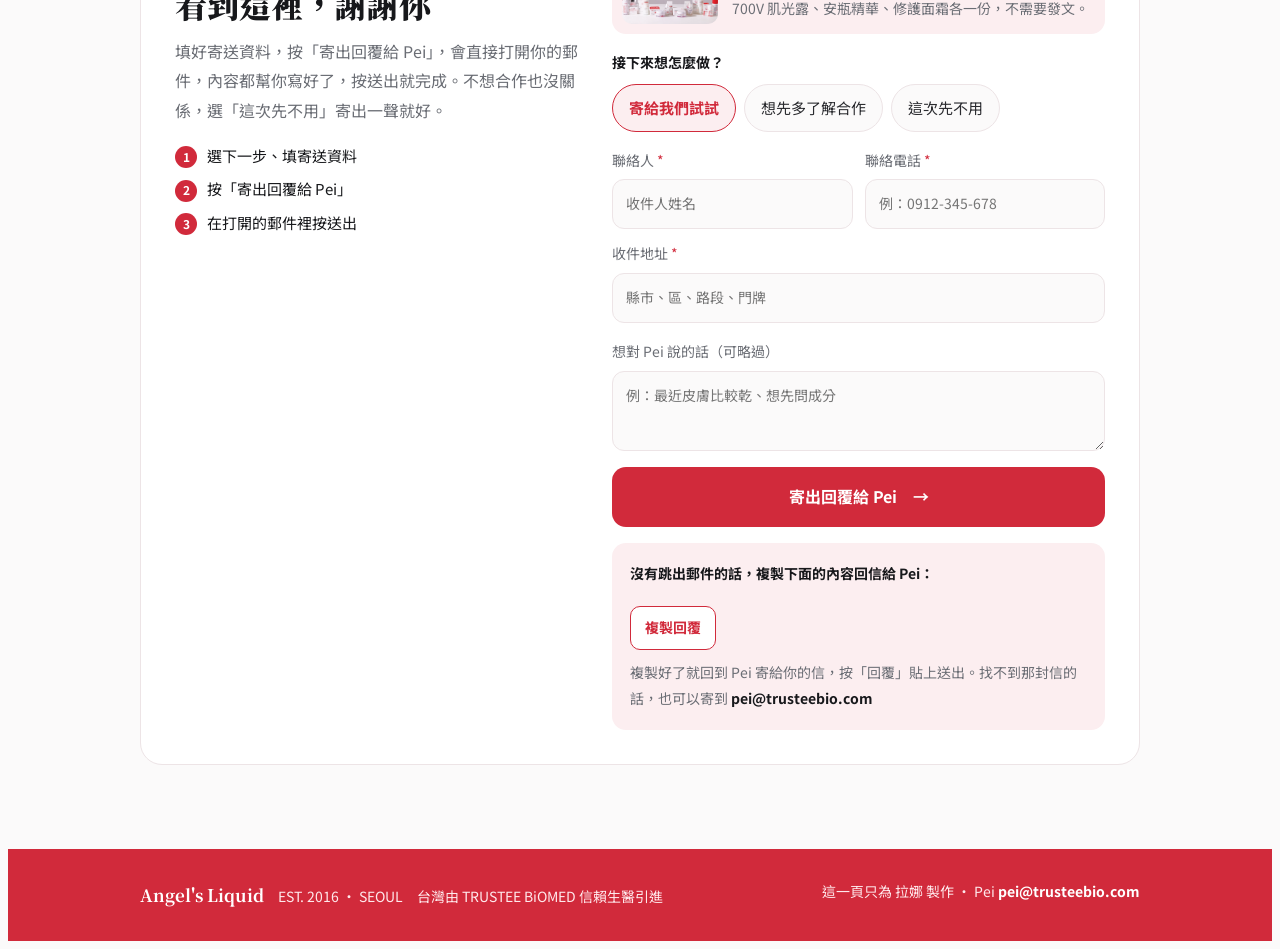
<file: sheepmei0901/index.html>
<!doctype html><html lang="zh-Hant"><head><meta charset="utf-8"><meta name="viewport" content="width=device-width,initial-scale=1,viewport-fit=cover"><meta name="robots" content="noindex,nofollow">
<title>給 拉娜 的一頁｜Angel&#x27;s Liquid</title><meta name="description" content="我們不想用一封制式的合作信打擾你，所以把我們是誰、在做什麼，整理成六個小章節。慢慢看就好，看完也不需要回覆。">
<meta property="og:title" content="給 拉娜 的一頁｜Angel&#x27;s Liquid"><meta property="og:description" content="我們不想用一封制式的合作信打擾你，所以把我們是誰、在做什麼，整理成六個小章節。慢慢看就好，看完也不需要回覆。"><meta property="og:image" content="https://pei-design.github.io/for/assets/img/group.jpg"><meta property="og:url" content="https://pei-design.github.io/for/sheepmei0901/"><meta name="theme-color" content="#D12A3B">
<link rel="preconnect" href="https://fonts.googleapis.com"><link rel="stylesheet" href="https://fonts.googleapis.com/css2?family=Noto+Serif+TC:wght@500;700;900&family=Noto+Sans+TC:wght@400;500;700&display=swap">
<style>/* Layout: a six-chapter booklet for one creator — sticky chapter rail, creator story → brand story → where they meet → her day → guess → collaborate; brand crimson, single light look */
:root{
  --crimson:#D12A3B; --crimson-deep:#A81E2D; --ink:#17181B; --text:#2A2B2F; --muted:#6B6E75;
  --white:#FFFFFF; --page:#FBFAFA; --blush:#FCEEF0; --blush-2:#F4D6DB; --line:#EDE4E6; --marker:#FFF0A3;
  --f-serif:"Noto Serif TC","Songti TC",serif;
  --f-sans:"Noto Sans TC","PingFang TC","Microsoft JhengHei",sans-serif;
  color-scheme:light;
}
*{box-sizing:border-box}
html{scroll-behavior:smooth}
@media (prefers-reduced-motion:reduce){html{scroll-behavior:auto}}
body{background:var(--page);color:var(--text);font-family:var(--f-sans);font-size:16px;line-height:1.85}
body::before{content:"";position:fixed;inset:0 0 auto;height:env(safe-area-inset-top,0px);z-index:10;background:var(--white)}
.band{padding-left:max(16px,env(safe-area-inset-left,0px));padding-right:max(16px,env(safe-area-inset-right,0px))}
.inner{max-width:1000px;margin:0 auto}
h1,h2,h3{font-family:var(--f-serif);color:var(--ink);margin:0;text-wrap:balance;line-height:1.4}
p{margin:0}
img{display:block;max-width:100%}
.label{font-family:var(--f-serif);font-weight:700;font-size:12px;letter-spacing:.16em;text-transform:uppercase;color:var(--crimson)}
mark{background:linear-gradient(transparent 55%,var(--marker) 55%);color:inherit;padding:0 2px;white-space:nowrap}
button{font:inherit}
button:focus-visible,a:focus-visible{outline:2px solid var(--crimson);outline-offset:3px}

/* chapter rail */
.rail{position:sticky;top:env(safe-area-inset-top,0px);z-index:9;background:rgba(255,255,255,.96);border-bottom:1px solid var(--line);backdrop-filter:blur(6px)}
.rail .inner{display:flex;align-items:center;gap:14px;padding-block:10px;overflow-x:auto;scrollbar-width:none}
.rail .inner::-webkit-scrollbar{display:none}
.rail .brand{font-family:var(--f-serif);font-weight:700;color:var(--ink);white-space:nowrap;font-size:14px}
.rail nav{display:flex;gap:4px;margin-left:auto}
.rail a{white-space:nowrap;text-decoration:none;font-size:13px;color:var(--muted);padding:5px 10px;border-radius:999px}
.rail a b{font-family:var(--f-serif);color:var(--crimson);margin-right:4px}
.rail a.on{background:var(--blush);color:var(--crimson);font-weight:700}
.bar{height:2px;background:var(--crimson);width:0;transition:width .15s linear}

/* chapter frame */
.ch{padding-block:84px}
.ch-head{display:grid;grid-template-columns:auto 1fr;gap:22px;align-items:start;margin-bottom:40px;max-width:46em}
.ch-no{font-family:var(--f-serif);font-weight:900;font-size:64px;line-height:.9;color:var(--blush-2)}
.ch-head h2{font-size:clamp(26px,3.8vw,36px);font-weight:900;margin-top:6px}
.ch-head p{color:var(--muted);margin-top:10px}
.alt{background:var(--white)}

/* cover */
.cover{background:var(--crimson);color:var(--white)}
.cover .inner{padding-block:64px 72px;display:grid;grid-template-columns:1.2fr .8fr;gap:44px;align-items:end}
.cover .label{color:#FFD6DB}
.cover h1{color:var(--white);font-size:clamp(34px,5.8vw,58px);font-weight:900;line-height:1.22;margin:16px 0 20px}
.cover p{color:#FFE9EC;max-width:30em}
.toc{background:rgba(255,255,255,.1);border:1px solid rgba(255,255,255,.25);border-radius:18px;padding:20px 22px;display:flex;flex-direction:column;gap:2px}
.toc .label{margin-bottom:8px}
.toc a{display:grid;grid-template-columns:30px 1fr;color:var(--white);text-decoration:none;padding:7px 0;border-top:1px solid rgba(255,255,255,.16);font-size:15px}
.toc a:first-of-type{border-top:0}
.toc a b{font-family:var(--f-serif);color:#FFD6DB}
.toc a:hover span{text-decoration:underline}
.from{margin-top:24px;font-size:14px;color:#FFD6DB}
@media (max-width:800px){.cover .inner{grid-template-columns:1fr}}

/* ch1 timeline */
.tl{list-style:none;margin:0;padding:0;display:grid;grid-template-columns:repeat(4,1fr);border-top:2px solid var(--ink)}
.tl li{padding:20px 18px 0 0;display:flex;flex-direction:column;gap:6px;min-width:0}
.tl .yr{font-family:var(--f-serif);font-weight:900;font-size:30px;color:var(--crimson);font-variant-numeric:tabular-nums;line-height:1.2}
.tl b{color:var(--ink);font-size:17px}
.tl span{font-size:15px;color:var(--muted)}
@media (max-width:800px){.tl{grid-template-columns:1fr 1fr;row-gap:26px}}
@media (max-width:440px){.tl{grid-template-columns:1fr}}
.quote{margin-top:48px;background:var(--blush);border-radius:20px;padding:34px 36px;display:grid;grid-template-columns:auto 1fr;gap:22px}
.quote .q{font-family:var(--f-serif);font-size:72px;line-height:.8;color:var(--crimson)}
.quote blockquote{margin:0;font-family:var(--f-serif);font-weight:700;font-size:clamp(20px,2.8vw,26px);color:var(--ink);line-height:1.6}
.quote cite{display:block;margin-top:10px;font-style:normal;font-size:13px;color:var(--muted)}
.quote p{margin-top:16px}
@media (max-width:560px){.quote{grid-template-columns:1fr;padding:26px}}

/* ch2 brand story: alternating image/text rows */
.rows{display:flex;flex-direction:column;gap:56px}
.row{display:grid;grid-template-columns:1fr 1fr;gap:40px;align-items:center}
.row.flip-r .media{order:2}
.row .media{background:var(--white);border:1px solid var(--line);border-radius:20px;overflow:hidden}
.row .media img{width:100%;height:auto}
.row .txt{display:flex;flex-direction:column;gap:12px}
.row .txt h3{font-size:clamp(21px,2.6vw,25px);font-weight:900}
.row .big{font-family:var(--f-serif);font-weight:900;font-size:clamp(40px,6vw,56px);color:var(--crimson);line-height:1}
.row .big small{font-size:18px;color:var(--muted);font-weight:700;margin-left:6px}
@media (max-width:800px){.row{grid-template-columns:1fr;gap:20px}.row.flip-r .media{order:0}}
.proofs{display:grid;grid-template-columns:repeat(4,1fr);gap:10px;margin-top:56px}
.proof{background:var(--blush);border-radius:14px;padding:16px 12px;text-align:center}
.proof b{display:block;font-family:var(--f-serif);font-weight:900;font-size:24px;color:var(--crimson);line-height:1.25}
.proof span{font-size:13px;color:var(--muted)}
@media (max-width:700px){.proofs{grid-template-columns:1fr 1fr}}
.doc{margin-top:12px;background:var(--ink);color:#D9DADD;border-radius:14px;padding:14px 18px;font-size:14px}
.doc b{color:var(--white);font-family:var(--f-serif)}

/* ch3 meet */
.meet{display:flex;flex-direction:column;gap:12px}
.pair{display:grid;grid-template-columns:1fr 64px 1fr;align-items:stretch;gap:0}
.pair > div{background:var(--white);border:1px solid var(--line);padding:20px 22px;display:flex;flex-direction:column;gap:6px;min-width:0}
.pair .you{border-radius:16px 0 0 16px}
.pair .us{border-radius:0 16px 16px 0;background:var(--blush);border-color:var(--blush-2)}
.pair .mid{background:var(--crimson);border:0;color:var(--white);align-items:center;justify-content:center;font-family:var(--f-serif);font-weight:900;font-size:15px;padding:8px;text-align:center;line-height:1.4}
.pair .who{font-size:12px;letter-spacing:.12em;font-weight:700;color:var(--muted);font-family:var(--f-serif)}
.pair b{font-family:var(--f-serif);font-size:18px;color:var(--ink)}
@media (max-width:640px){.pair{grid-template-columns:1fr}.pair .you{border-radius:16px 16px 0 0}.pair .us{border-radius:0 0 16px 16px}.pair .mid{padding:6px}}

/* ch4 day */
.scenes{display:grid;grid-template-columns:repeat(4,1fr);gap:12px}
.scene{background:var(--white);border:1px solid var(--line);border-radius:16px;padding:20px 18px;text-align:left;cursor:pointer;display:flex;flex-direction:column;gap:8px;color:inherit;min-width:0}
.scene .t{font-family:var(--f-serif);font-size:13px;letter-spacing:.1em;color:var(--crimson);font-weight:700}
.scene b{font-family:var(--f-serif);font-size:19px;color:var(--ink);line-height:1.45}
.scene span{font-size:14px;color:var(--muted)}
.scene[aria-pressed="true"]{border-color:var(--crimson);background:var(--blush);box-shadow:0 0 0 2px var(--blush-2)}
@media (max-width:860px){.scenes{grid-template-columns:1fr 1fr}}

.answer{margin-top:16px;background:var(--white);border:1px solid var(--line);border-radius:18px;overflow:hidden;display:grid;grid-template-columns:220px 1fr}
.answer img{width:100%;height:100%;object-fit:cover;background:#F2F1F3}
.answer .body{padding:24px 26px;display:flex;flex-direction:column;gap:8px;min-width:0}
.answer .name{font-family:var(--f-serif);font-weight:900;font-size:22px;color:var(--ink)}
.answer .spec{font-size:14px;color:var(--crimson);font-weight:700}
@media (max-width:600px){.answer{grid-template-columns:1fr}.answer img{height:220px}}
.routine{margin-top:64px;background:var(--ink);border-radius:24px;padding:34px;display:grid;grid-template-columns:240px 1fr;gap:34px;align-items:center;color:#D9DADD}
.routine h3{color:var(--white);font-size:24px;font-weight:900}
.ring{position:relative;width:100%;max-width:240px;aspect-ratio:1}
.ring svg{width:100%;height:100%;transform:rotate(-90deg)}
.ring .face{position:absolute;inset:0;display:flex;flex-direction:column;align-items:center;justify-content:center;gap:4px}
.ring .sec{font-family:var(--f-serif);font-weight:900;font-size:60px;line-height:1;color:var(--white);font-variant-numeric:tabular-nums}
.ring .face small{font-size:12px;color:#A9ABB1;letter-spacing:.1em}
.rsteps{display:grid;grid-template-columns:repeat(3,1fr);gap:12px;margin-top:18px}
.rstep{border-radius:14px;overflow:hidden;background:#24262B;border:2px solid transparent;transition:border-color .3s,opacity .3s;opacity:.55}
.rstep.on{border-color:var(--crimson);opacity:1}
.rstep img{width:100%;aspect-ratio:1;object-fit:cover}
.rstep div{padding:10px 12px;font-size:13px;line-height:1.5}
.rstep b{display:block;color:var(--white);font-family:var(--f-serif);font-size:15px}
.go{margin-top:18px;background:var(--crimson);color:var(--white);border:0;border-radius:999px;padding:11px 22px;font-weight:700;cursor:pointer}
.go:hover{background:var(--crimson-deep)}
@media (max-width:760px){.routine{grid-template-columns:1fr;padding:24px}.ring{margin:0 auto;max-width:200px}}


/* ch5 flips */
.flips{display:grid;grid-template-columns:repeat(3,1fr);gap:14px}
.flip{perspective:900px;border:0;background:none;padding:0;cursor:pointer;min-height:220px;text-align:left}
.flip .card{position:relative;width:100%;height:100%;min-height:220px;transition:transform .6s;transform-style:preserve-3d}
.flip[aria-pressed="true"] .card{transform:rotateY(180deg)}
.flip .side{position:absolute;inset:0;border-radius:16px;padding:22px;display:flex;flex-direction:column;gap:10px;backface-visibility:hidden;-webkit-backface-visibility:hidden}
.flip .front{background:var(--white);border:1.5px dashed var(--blush-2)}
.flip .front b{font-family:var(--f-serif);font-size:20px;color:var(--ink);line-height:1.45}
.flip .front span{margin-top:auto;font-size:13px;color:var(--crimson);font-weight:700}
.flip .back{background:var(--crimson);color:var(--white);transform:rotateY(180deg)}
.flip .back .t{font-size:12px;letter-spacing:.14em;color:#FFD6DB;font-family:var(--f-serif);font-weight:700}
@media (prefers-reduced-motion:reduce){.flip .card{transition:none}}
@media (max-width:780px){.flips{grid-template-columns:1fr}}

/* ch6 */
.ideas{display:grid;grid-template-columns:repeat(3,1fr);gap:14px}
.idea{background:var(--white);border:1px solid var(--line);border-radius:16px;padding:22px;display:flex;flex-direction:column;gap:8px}
.idea .fmt{font-size:12px;font-weight:700;color:var(--crimson);letter-spacing:.06em}
.idea h3{font-size:19px;font-weight:900}
.idea p{font-size:15px;color:var(--muted)}
.aside{margin-top:16px;font-size:14px;color:var(--muted);border-left:3px solid var(--crimson);padding-left:12px}
@media (max-width:780px){.ideas{grid-template-columns:1fr}}
.steps{list-style:none;margin:48px 0 0;padding:0;display:grid;grid-template-columns:repeat(3,1fr);gap:20px;counter-reset:s}
.steps li{border-top:2px solid var(--ink);padding-top:14px;display:flex;flex-direction:column;gap:4px}
.steps li::before{counter-increment:s;content:"STEP 0" counter(s);font-family:var(--f-serif);font-size:12px;letter-spacing:.14em;color:var(--crimson);font-weight:700}
.steps b{font-family:var(--f-serif);font-size:19px;color:var(--ink)}
.steps span{color:var(--muted);font-size:15px}
.perk{margin-top:22px;display:inline-block;background:var(--marker);color:var(--ink);font-weight:700;padding:6px 14px;border-radius:8px;font-size:15px}
@media (max-width:640px){.steps{grid-template-columns:1fr}}

/* reply */
.reply{background:var(--white);border:1px solid var(--line);border-radius:22px;padding:34px;display:grid;grid-template-columns:.9fr 1.1fr;gap:34px}
@media (max-width:780px){.reply{grid-template-columns:1fr;padding:24px}}
.reply .head{display:flex;flex-direction:column;gap:10px}
.reply .head h2{font-size:clamp(26px,3.6vw,32px);font-weight:900}
.reply .head p{color:var(--muted)}
.reply .form{display:flex;flex-direction:column;gap:16px;min-width:0}
.grp{display:flex;flex-direction:column;gap:8px}
.grp>span{font-size:14px;font-weight:700;color:var(--ink)}
.chips{display:flex;flex-wrap:wrap;gap:8px}
.chip{padding:9px 16px;border-radius:999px;border:1px solid var(--line);background:var(--page);color:var(--text);cursor:pointer;font-size:15px}
.chip[aria-pressed="true"]{border-color:var(--crimson);background:var(--blush);color:var(--crimson);font-weight:700}
label{font-size:14px;color:var(--muted);display:flex;flex-direction:column;gap:6px}
input,textarea{font:inherit;color:var(--text);background:var(--page);border:1px solid var(--line);border-radius:12px;padding:11px 13px;width:100%}
textarea{min-height:80px;resize:vertical}
.send{background:var(--crimson);color:var(--white);border:0;border-radius:14px;padding:15px;font-weight:700;font-size:16px;cursor:pointer}
.send:hover{background:var(--crimson-deep)}
.out{background:var(--blush);border-radius:14px;padding:18px;display:flex;flex-direction:column;gap:10px}
.out pre{margin:0;white-space:pre-wrap;font-family:var(--f-sans);font-size:15px}
.ghost{align-self:flex-start;background:var(--white);border:1px solid var(--crimson);color:var(--crimson);border-radius:10px;padding:8px 14px;cursor:pointer;font-weight:700;font-size:14px}
.addr{font-weight:700;color:var(--ink);user-select:all}
.gift{display:grid;grid-template-columns:96px 1fr;gap:14px;align-items:center;background:var(--blush);border-radius:14px;padding:10px;}
.gift img{width:96px;height:64px;object-fit:cover;border-radius:10px}
.gift b{display:block;font-family:var(--f-serif);color:var(--ink);font-size:17px}
.gift span{font-size:14px;color:var(--muted)}
.ship{display:grid;grid-template-columns:1fr 1fr;gap:12px}
.ship .wide{grid-column:1/-1}
@media (max-width:440px){.ship{grid-template-columns:1fr}}
label em{color:var(--crimson);font-style:normal}
.err{color:var(--crimson);font-size:14px;font-weight:700}
.how{margin:6px 0 0;padding:0;list-style:none;counter-reset:h;display:flex;flex-direction:column;gap:6px}
.how li{counter-increment:h;display:flex;gap:10px;align-items:baseline;font-size:15px;color:var(--ink)}
.how li::before{content:counter(h);flex:none;width:22px;height:22px;border-radius:50%;background:var(--crimson);color:#fff;font-size:12px;font-weight:700;display:inline-flex;align-items:center;justify-content:center}
.ship[hidden]{display:none!important}

footer{background:var(--crimson);color:#FFE9EC}
footer .inner{padding-block:30px;display:flex;justify-content:space-between;flex-wrap:wrap;gap:12px;font-size:14px}
footer b{font-family:var(--f-serif);color:var(--white);font-size:17px}

/* ---------- phone ---------- */
@media (max-width:600px){
  body{font-size:15.5px;line-height:1.8}
  .rail .brand{display:none}
  .rail nav{margin-left:0}
  .rail a{padding:5px 8px}
  .ch{padding-block:52px}
  .ch-head{grid-template-columns:1fr;gap:4px;margin-bottom:26px}
  .ch-no{font-size:40px}
  .ch-head h2{font-size:25px;margin-top:2px}
  .cover .inner{padding-block:40px 44px;gap:28px}
  .cover h1{font-size:30px;line-height:1.3;margin:12px 0 14px}
  .cover h1 span{display:block}
  .toc{padding:14px 16px}
  .toc a{padding:6px 0;font-size:14px}
  .tl{grid-template-columns:1fr 1fr;column-gap:14px;row-gap:18px}
  .tl li{padding:14px 0 0}
  .tl .yr{font-size:24px}
  .tl b{font-size:15px}
  .tl span{font-size:14.5px;line-height:1.65}
  .quote{margin-top:32px;padding:22px 20px;gap:6px}
  .quote .q{font-size:48px}
  .quote blockquote{font-size:19px}
  .rows{gap:36px}
  .row .txt h3{font-size:20px}
  .proofs{margin-top:36px}
  .proof{padding:14px 10px}
  .proof span,.proof small{font-size:13px}
  .proof b{font-size:20px}
  .pair > div{padding:14px 16px}
  .pair b{font-size:16px}
  .scenes{grid-template-columns:1fr 1fr;gap:8px}
  .scene{padding:14px 12px;gap:4px}
  .scene b{font-size:15.5px}
  .scene span{font-size:14px;line-height:1.6}
  .scene .t{font-size:13px}
  .answer img{height:180px}
  .answer .body{padding:18px}
  .routine{margin-top:40px;padding:22px 18px;gap:18px}
  .ring{max-width:160px}
  .ring .sec{font-size:44px}
  .routine h3{font-size:20px}
  .rsteps{grid-template-columns:1fr;gap:8px}
  .rstep{display:grid;grid-template-columns:76px 1fr;align-items:center}
  .rstep img{aspect-ratio:1;height:76px}
  .rstep div{padding:10px 14px;font-size:14px;line-height:1.55}
  .rstep b{font-size:15px}
  .go{width:100%}
  .flip,.flip .card{min-height:150px}
  .flip .side{padding:18px}
  .flip .front b{font-size:18px}
  .idea{padding:18px}
  .steps{margin-top:36px;gap:14px}
  .reply{padding:20px 16px;gap:22px;border-radius:18px}
  .chip{padding:8px 13px;font-size:14px}
  footer .inner{flex-direction:column;gap:6px}
}
@media (max-width:360px){.scenes{grid-template-columns:1fr}}
/* music */
.music{flex:none;display:inline-flex;align-items:center;gap:6px;border:1px solid var(--line);background:var(--white);color:var(--muted);border-radius:999px;padding:4px 10px;font-size:12.5px;cursor:pointer;white-space:nowrap}
.music[aria-pressed="true"]{border-color:var(--crimson);color:var(--crimson);background:var(--blush)}
.eq{display:inline-flex;align-items:flex-end;gap:2px;height:11px}
.eq i{width:2px;height:4px;background:currentColor;border-radius:1px}
.music[aria-pressed="true"] .eq i{animation:eq 1s infinite ease-in-out}
.music[aria-pressed="true"] .eq i:nth-child(2){animation-delay:.2s}.music[aria-pressed="true"] .eq i:nth-child(3){animation-delay:.4s}
@keyframes eq{0%,100%{height:3px}50%{height:11px}}
@media (prefers-reduced-motion:reduce){.music[aria-pressed="true"] .eq i{animation:none;height:8px}}
.music-cta{margin-top:18px;background:rgba(255,255,255,.14);color:#fff;border:1px solid rgba(255,255,255,.4);border-radius:999px;padding:9px 18px;font-size:14px;font-weight:700;cursor:pointer}
.music-cta[aria-pressed="true"]{background:#fff;color:var(--crimson)}
.music-cta:hover{background:rgba(255,255,255,.24)}
@media (max-width:600px){.rail .music{order:-1}}

a.send{display:block;text-align:center;text-decoration:none}
</style></head><body><div id="app"></div>
<script>/* Shared renderer for the creator booklet site. renderSite(d) -> HTML string; bindSite(root,d) wires interactions. */
var SITE_EMAIL='pei@trusteebio.com';
function _e(s){return String(s==null?'':s).replace(/[&<>"]/g,function(c){return {'&':'&amp;','<':'&lt;','>':'&gt;','"':'&quot;'}[c];});}
function _mark(t,m){t=_e(t);if(m){var em=_e(m);var i=t.indexOf(em);if(i>=0)return t.slice(0,i)+'<mark>'+em+'</mark>'+t.slice(i+em.length);}return t;}
function _br(t){return _e(t).replace(/\n/g,'<br>');}
var SITE_PRODUCTS={
  toner:{img:'../assets/img/toner.jpg',name:'700V 肌光露',spec:'150 mL · 化妝水質地 · 菸鹼醯胺'},
  ampoule:{img:'../assets/img/ampoule.jpg',name:'700V 安瓶精華',spec:'菸鹼醯胺 5% · 腺苷 · 穀胱甘肽 7,000 ppm'},
  cream:{img:'../assets/img/cream.jpg',name:'700V 修護面霜',spec:'角鯊烷 · 腺苷 · 柔滑不黏'}
};
function renderSite(d){
  d=d||{};var h=d.hero||{},c1=d.c1||{},c2=d.c2||{},c3=d.c3||{},c4=d.c4||{},c5=d.c5||{},c6=d.c6||{},rp=d.reply||{};
  var name=d.creator_name||'',ch=d.channel||'';
  var scenes=(c4.scenes||[]).slice(0,4),def=Math.min(Math.max(c4.default||0,0),Math.max(scenes.length-1,0));
  var s0=scenes[def]||{},p0=SITE_PRODUCTS[s0.p]||SITE_PRODUCTS.ampoule;
  var head=function(no,en,title,mark,intro){return '<div class="ch-head"><span class="ch-no">'+no+'</span><div><span class="label">'+en+'</span><h2>'+_mark(title,mark)+'</h2>'+(intro?'<p>'+_e(intro)+'</p>':'')+'</div></div>';};
  var o='';
  o+='<div class="rail band"><div class="inner"><span class="brand">Angel\'s Liquid × '+_e(ch||name)+'</span><button class="music" type="button" data-music aria-pressed="false"><span class="eq" aria-hidden="true"><i></i><i></i><i></i></span><span data-music-label>音樂</span></button><nav aria-label="章節">'
   +'<a href="#c1"><b>1</b>你們</a><a href="#c2"><b>2</b>我們</a><a href="#c3"><b>3</b>相遇</a><a href="#c4"><b>4</b>你的一天</a><a href="#c5"><b>5</b>猜猜看</a><a href="#c6"><b>6</b>一起</a><a href="#reply"><b>✓</b>回覆</a></nav></div><div class="bar" data-bar></div></div>';
  o+='<header class="cover band"><div class="inner"><div><span class="label">'+_e(h.eyebrow||('For '+name+' · 專屬頁面'))+'</span><h1>'+_e(h.title_l1||'')+'<br>'+_e(h.title_l2||'')+'</h1><p>'+_e(h.sub||'')+'</p><p class="from">來自 Angel\'s Liquid 台灣　Pei</p><button class="music-cta" type="button" data-music aria-pressed="false">♪ 開啟音樂，慢慢看</button></div>'
   +'<nav class="toc" aria-label="目錄"><span class="label">Contents</span><a href="#c1"><b>01</b><span>你們的故事</span></a><a href="#c2"><b>02</b><span>我們的故事</span></a><a href="#c3"><b>03</b><span>兩個故事的相遇</span></a><a href="#c4"><b>04</b><span>鏡頭外的一天</span></a><a href="#c5"><b>05</b><span>三個你可能不知道的小事</span></a><a href="#c6"><b>06</b><span>如果我們一起</span></a></nav></div></header><main>';
  // 1
  o+='<section class="ch band" id="c1"><div class="inner">'+head('01','Your story · 你們的故事',c1.title,c1.mark,c1.intro)+'<ol class="tl">';
  (c1.timeline||[]).slice(0,4).forEach(function(t){o+='<li><span class="yr">'+_e(t.k)+'</span><b>'+_e(t.b)+'</b><span>'+_e(t.s)+'</span></li>';});
  o+='</ol>';
  if(c1.quote&&c1.quote.text){o+='<div class="quote"><span class="q" aria-hidden="true">“</span><div><blockquote>'+_e(c1.quote.text)+'</blockquote>'+(c1.quote.cite?'<cite>'+_e(c1.quote.cite)+'</cite>':'')+(c1.quote.reflection?'<p>'+_e(c1.quote.reflection)+'</p>':'')+'</div></div>';}
  else if(c1.reflection){o+='<div class="quote"><span class="q" aria-hidden="true">“</span><div><p style="margin:0">'+_e(c1.reflection)+'</p></div></div>';}
  o+='</div></section>';
  // 2
  o+='<section class="ch band alt" id="c2"><div class="inner">'+head('02','Our story · 我們的故事',c2.title||'我們也只做一件事，做了十年',c2.mark||'做一件事',c2.intro||'Angel\'s Liquid 2016 年在首爾成立，自己的工廠、自己的研發團隊，從頭到尾只研究一個成分。')+'<div class="rows">'
   +'<div class="row"><div class="media"><img src="../assets/img/powder.jpg" alt="穀胱甘肽原料粉末"></div><div class="txt"><span class="label">From clinic to home</span><h3>韓國醫美診所的人氣成分，變成每天在家擦的保養</h3><p>穀胱甘肽由三種胺基酸組成，是人體本來就有的抗氧化成分，在韓國醫美診所很受歡迎。'+_e(c2.bridge||'但不是每個人都有時間跑診所。我們想把它帶回家。')+'</p></div></div>'
   +'<div class="row flip-r"><div class="media"><img src="../assets/img/liposome.jpg" alt="脂質體包覆穀胱甘肽示意圖"></div><div class="txt"><span class="label">Ten years</span><span class="big">300 → 7,000<small>ppm</small></span><h3>十年，把濃度提高約 23 倍</h3><p>穀胱甘肽不容易處理。我們用脂質體把還原型穀胱甘肽包起來，讓它穩定地傳遞。提高濃度的同時，也顧到配方、穩定度和擦起來的感覺。</p></div></div>'
   +'<div class="row"><div class="media"><img src="../assets/img/extracts.jpg" alt="12 種天然萃取"></div><div class="txt"><span class="label">Honest formula</span><h3>12 種天然萃取，<mark>不加香精</mark></h3><p>穀胱甘肽含硫，原料本身有氣味。很多品牌會用香精蓋掉，我們選擇保留。三款都通過皮膚刺激測試，判定為無刺激，適合每天用。</p></div></div></div>'
   +'<div class="proofs"><div class="proof"><b>10 年</b><span>只研究穀胱甘肽</span></div><div class="proof"><b>7,000</b><span>ppm 高濃度</span></div><div class="proof"><b>雙機能</b><span>韓國美白＋抗皺認證</span></div><div class="proof"><b>無刺激</b><span>三款皆通過刺激測試</span></div></div>'
   +'<div class="doc">研發顧問　<b>韓國 NEO 整形外科 朴正一 院長</b>　韓國整形外科經驗 20 年以上</div></div></section>';
  // 3
  o+='<section class="ch band" id="c3"><div class="inner">'+head('03','Where we meet · 兩個故事的相遇',c3.title||'我們發現，你們跟我們很像',c3.mark||'你們跟我們很像','')+'<div class="meet">';
  (c3.pairs||[]).slice(0,3).forEach(function(p){o+='<div class="pair"><div class="you"><span class="who">'+_e((ch||name).toUpperCase())+'</span><b>'+_e(p.you_b)+'</b><span>'+_e(p.you_s)+'</span></div><div class="mid">'+_br(p.mid)+'</div><div class="us"><span class="who">ANGEL\'S LIQUID</span><b>'+_e(p.us_b)+'</b><span>'+_e(p.us_s)+'</span></div></div>';});
  o+='</div></div></section>';
  // 4
  o+='<section class="ch band alt" id="c4"><div class="inner">'+head('04','Your day · 鏡頭外的一天',c4.title||'你最常是哪一個時刻？',c4.mark||'哪一個時刻',c4.intro||'點一個，我們告訴你那個時刻最適合哪一瓶。')+'<div class="scenes" role="group" aria-label="選擇一個時刻">';
  scenes.forEach(function(s,i){o+='<button class="scene" type="button" aria-pressed="'+(i===def)+'" data-i="'+i+'"><span class="t">'+_e(s.t)+'</span><b>'+_e(s.b)+'</b><span>'+_e(s.s)+'</span></button>';});
  o+='</div><div class="answer" aria-live="polite"><img data-ans-img src="'+p0.img+'" alt="'+_e(p0.name)+'"><div class="body"><span class="label" data-ans-tag>'+_e(s0.t||'')+' 的你</span><span class="name" data-ans-name>'+_e(p0.name)+'</span><span class="spec" data-ans-spec>'+_e(p0.spec)+'</span><p data-ans-why>'+_e(s0.why||'')+'</p></div></div>';
  o+='<div class="routine"><div class="ring"><svg viewBox="0 0 120 120" aria-hidden="true"><circle cx="60" cy="60" r="52" fill="none" stroke="#2E3035" stroke-width="6"/><circle data-arc cx="60" cy="60" r="52" fill="none" stroke="#D12A3B" stroke-width="6" stroke-linecap="round" stroke-dasharray="326.73" stroke-dashoffset="0"/></svg><div class="face"><span class="sec" data-sec>60</span><small>SECONDS</small></div></div>'
   +'<div><span class="label" style="color:#F07A86">Your 60 seconds</span><h3>'+_e(c4.routine_title||'三個步驟，60 秒保養')+'</h3><p data-rstat>三個步驟剛好 60 秒。按開始，跟著做一次看看。</p><div class="rsteps">'
   +'<div class="rstep on" data-rs><img src="../assets/img/step1.jpg" alt="肌光露質地"><div><b>01 肌光露</b>0–15 秒　拍勻打底</div></div>'
   +'<div class="rstep on" data-rs><img src="../assets/img/step2.jpg" alt="安瓶精華質地"><div><b>02 安瓶精華</b>15–40 秒　按壓吸收</div></div>'
   +'<div class="rstep on" data-rs><img src="../assets/img/step3.jpg" alt="修護面霜質地"><div><b>03 修護面霜</b>40–60 秒　最後鎖水</div></div></div>'
   +'<button class="go" data-timer type="button">開始我的 60 秒</button></div></div></div></section>';
  // 5
  o+='<section class="ch band" id="c5"><div class="inner">'+head('05','Guess · 猜猜看','三個你可能不知道的小事','你可能不知道','點卡片翻到背面看答案。')+'<div class="flips">';
  (c5.flips||[]).slice(0,3).forEach(function(f){o+='<button class="flip" type="button" aria-pressed="false"><div class="card"><div class="side front"><b>'+_e(f.q)+'</b><span>翻開看答案 →</span></div><div class="side back"><span class="t">ANSWER</span><p>'+_e(f.a)+'</p></div></div></button>';});
  o+='</div></div></section>';
  // 6
  o+='<section class="ch band alt" id="c6"><div class="inner">'+head('06','Together · 如果我們一起',c6.title||'幫你們先想了三個拍攝點子',c6.mark||'三個','')+'<div class="ideas">';
  (c6.ideas||[]).slice(0,3).forEach(function(x){o+='<div class="idea"><span class="fmt">'+_e(x.fmt)+'</span><h3>'+_e(x.title)+'</h3><p>'+_e(x.how)+'</p></div>';});
  o+='</div><p class="aside">'+_e(c6.aside||'只是靈感，怎麼拍、拍不拍都由你們決定。')+'</p>'
   +'<ol class="steps"><li><b>寄出三款正貨</b><span>肌光露、安瓶、面霜各一份，不需要發文。</span></li><li><b>用幾週看看</b><span>喜歡的話，再跟我們聊聊感受。</span></li><li><b>再談合作</b><span>Reels、限動或團購分潤，形式一起討論。</span></li></ol>'
   +'<span class="perk">合作創作者可優先參加韓國總公司參訪與品牌活動</span></div></section>';
  // reply
  o+='<section class="ch band" id="reply"><div class="inner"><div class="reply"><div class="head"><span class="label">Reply · 回覆 Pei</span><h2>'+_e(rp.title||'看到這裡，謝謝你')+'</h2>'
   +'<p>填好寄送資料，按「寄出回覆給 Pei」，會直接打開你的郵件，內容都幫你寫好了，按送出就完成。不想合作也沒關係，選「這次先不用」寄出一聲就好。</p>'
   +'<ol class="how"><li>選下一步、填寄送資料</li><li>按「寄出回覆給 Pei」</li><li>在打開的郵件裡按送出</li></ol></div>'
   +'<div class="form"><div class="gift"><img src="../assets/img/group.jpg" alt=""><div><b>三款正貨都會寄給你</b><span>700V 肌光露、安瓶精華、修護面霜各一份，不需要發文。</span></div></div>'
   +'<div class="grp"><span>接下來想怎麼做？</span><div class="chips" role="group" aria-label="下一步"><button class="chip ac" type="button" aria-pressed="true" data-v="send">寄給我們試試</button><button class="chip ac" type="button" aria-pressed="false" data-v="more">想先多了解合作</button><button class="chip ac" type="button" aria-pressed="false" data-v="no">這次先不用</button></div></div>'
   +'<div class="ship" data-ship><label><span>聯絡人 <em>*</em></span><input data-f="name" type="text" autocomplete="name" placeholder="收件人姓名"></label><label><span>聯絡電話 <em>*</em></span><input data-f="phone" type="tel" autocomplete="tel" placeholder="例：0912-345-678"></label><label class="wide"><span>收件地址 <em>*</em></span><input data-f="addr" type="text" autocomplete="street-address" placeholder="縣市、區、路段、門牌"></label></div>'
   +'<p class="err" data-err role="alert" hidden></p><label>想對 Pei 說的話（可略過）<textarea data-f="note" placeholder="例：最近皮膚比較乾、想先問成分"></textarea></label>'
   +'<a class="send" data-make href="mailto:'+SITE_EMAIL+'" target="_blank" rel="noopener" role="button">寄出回覆給 Pei　→</a><div class="out" data-out hidden><p style="font-size:14px;color:var(--ink);font-weight:700;margin:0">沒有跳出郵件的話，複製下面的內容回信給 Pei：</p><pre data-out-text></pre><button class="ghost" data-copy type="button">複製回覆</button><span data-copied style="font-size:13px;color:var(--crimson)" hidden>已複製</span>'
   +'<p style="font-size:14px;color:var(--muted)">複製好了就回到 Pei 寄給你的信，按「回覆」貼上送出。找不到那封信的話，也可以寄到 <span class="addr">'+SITE_EMAIL+'</span></p></div></div></div></div></section></main>';
  o+='<footer class="band"><div class="inner"><span><b>Angel\'s Liquid</b>　EST. 2016 · SEOUL　台灣由 TRUSTEE BiOMED 信賴生醫引進</span><span>這一頁只為 '+_e(ch||name)+' 製作 · Pei <span class="addr" style="color:#fff">'+SITE_EMAIL+'</span></span></div></footer>';
  return o;
}

/* Original ambient music, synthesized live with Web Audio (no audio file, no licensing). */
function SiteMusic(win){
  /* Plays the licensed track "Cafe Lofi" (Pixabay, zephiramusic) from the page's own files: loop, gentle fade in/out. */
  var A=null,on=false,fade=null,TARGET=0.55,cbs=[];
  function el(){ if(!A){ A=new win.Audio('../assets/audio/cafe-lofi.mp3'); A.loop=true; A.preload='auto'; A.volume=0;
      ['play','playing','pause'].forEach(function(ev){A.addEventListener(ev,function(){cbs.forEach(function(f){try{f();}catch(e){}});});}); } return A; }
  function ramp(to,ms,done){ var a=el(); if(fade) win.clearInterval(fade); var from=a.volume,t0=Date.now();
    fade=win.setInterval(function(){ var k=Math.min(1,(Date.now()-t0)/ms); try{a.volume=Math.max(0,Math.min(1,from+(to-from)*k));}catch(e){} if(k>=1){ win.clearInterval(fade); fade=null; if(done) done(); } },50); }
  function tryPlay(){ var a=el(); var p=a.play(); if(p&&p.then){ p.then(function(){ ramp(TARGET,2200); }).catch(function(){}); } else ramp(TARGET,2200); }
  return {
    start:function(){ on=true; tryPlay(); },
    stop:function(){ on=false; if(A) ramp(0,900,function(){ if(!on) A.pause(); }); },
    unlock:function(){ if(on&&(!A||A.paused)) tryPlay(); },
    playing:function(){ return !!(on&&A&&!A.paused); },
    isOn:function(){ return on; },
    onState:function(fn){ if(cbs.indexOf(fn)<0) cbs.push(fn); },
    toggle:function(){ if(on) this.stop(); else this.start(); return on; },
    supported:typeof win.Audio==='function'
  };
}
function bindSite(root,d,win,opts){
  win=win||window;var doc=root.ownerDocument||document;
  var q=function(s){return root.querySelector(s);},qa=function(s){return Array.prototype.slice.call(root.querySelectorAll(s));};
  var scenes=((d.c4||{}).scenes||[]).slice(0,4),sign=(d.reply||{}).sign||d.creator_name||'';
  // rail
  var links=qa('.rail nav a'),bar=q('[data-bar]');
  function onScroll(){var el=doc.documentElement,max=el.scrollHeight-el.clientHeight;if(bar)bar.style.width=(max>0?Math.min(100,el.scrollTop/max*100):0)+'%';var cur=-1;links.forEach(function(a,i){var s=root.querySelector(a.getAttribute('href'));if(s&&s.getBoundingClientRect().top<win.innerHeight*0.4)cur=i;});links.forEach(function(a,i){a.classList.toggle('on',i===cur);});}
  win.addEventListener('scroll',onScroll,{passive:true});onScroll();
  links.concat(qa('.toc a')).forEach(function(a){a.addEventListener('click',function(e){var t=root.querySelector(a.getAttribute('href'));if(t){e.preventDefault();t.scrollIntoView({behavior:'smooth'});}});});

  // music: on by default; browsers only allow sound after the first tap, so it starts on the first interaction anywhere
  opts=opts||{};
  var music=SiteMusic(win),mbtns=qa('[data-music]'),want=!!opts.autoMusic;
  if(!music.supported){mbtns.forEach(function(b){b.hidden=true;});}
  function ui(){var pl=music.playing(),pend=want&&!pl;mbtns.forEach(function(x){x.setAttribute('aria-pressed',want);});
    var l=q('[data-music-label]');if(l)l.textContent=pl?'音樂播放中':(pend?'音樂即將開始':'音樂');
    var c=q('.music-cta');if(c)c.textContent=pl?'♪ 音樂播放中（點一下關閉）':(pend?'♪ 點一下畫面，音樂就會開始':'♪ 開啟音樂，慢慢看');}
  function unlockAll(){ if(want){ music.unlock(); win.setTimeout(ui,120); } if(music.playing()){ ['pointerdown','keydown','touchend'].forEach(function(ev){doc.removeEventListener(ev,unlockAll,true);}); } }
  if(want&&music.supported){ music.start(); music.onState(ui); ['pointerdown','keydown','touchend'].forEach(function(ev){doc.addEventListener(ev,unlockAll,true);}); }
  mbtns.forEach(function(b){b.addEventListener('click',function(){
    if(want&&!music.playing()){ music.unlock(); }
    else if(want){ music.stop(); want=false; }
    else { want=true; music.start(); music.onState(ui); music.unlock(); }
    win.setTimeout(ui,150); ui(); });});
  ui();
  // scenes
  qa('.scene').forEach(function(b){b.addEventListener('click',function(){qa('.scene').forEach(function(x){x.setAttribute('aria-pressed',x===b);});var s=scenes[+b.dataset.i]||{},p=SITE_PRODUCTS[s.p]||SITE_PRODUCTS.ampoule;
    q('[data-ans-img]').src=p.img;q('[data-ans-img]').alt=p.name;q('[data-ans-name]').textContent=p.name;q('[data-ans-spec]').textContent=p.spec;q('[data-ans-why]').textContent=s.why||'';q('[data-ans-tag]').textContent=(s.t||'')+' 的你';});});
  // timer
  var C=326.73,arc=q('[data-arc]'),sec=q('[data-sec]'),btn=q('[data-timer]'),rs=qa('[data-rs]'),raf=null,t0=0;
  var msg=['01 肌光露：倒在手心，輕拍全臉。','02 安瓶精華：兩三滴，按壓到吸收。','03 修護面霜：薄薄一層，把水分鎖住。'];
  function frame(now){var el=Math.min(60,(now-t0)/1000);sec.textContent=Math.ceil(60-el);arc.setAttribute('stroke-dashoffset',String(C*el/60));var i=el<15?0:el<40?1:2;rs.forEach(function(r,k){r.classList.toggle('on',k===i&&el<60);});q('[data-rstat]').textContent=el<60?msg[i]:'完成。今天也辛苦了。';if(el<60)raf=win.requestAnimationFrame(frame);else{raf=null;btn.textContent='再來一次';rs.forEach(function(r){r.classList.add('on');});}}
  if(btn)btn.addEventListener('click',function(){if(raf)win.cancelAnimationFrame(raf);t0=win.performance.now();btn.textContent='進行中…';raf=win.requestAnimationFrame(frame);});
  // flips
  qa('.flip').forEach(function(f){f.addEventListener('click',function(){f.setAttribute('aria-pressed',f.getAttribute('aria-pressed')!=='true');});});
  // reply
  var acs=qa('.ac'),val=function(k){return (q('[data-f="'+k+'"]').value||'').trim();};
  acs.forEach(function(c){c.addEventListener('click',function(){acs.forEach(function(x){x.setAttribute('aria-pressed',x===c);});q('[data-ship]').hidden=c.dataset.v!=='send';q('[data-err]').hidden=true;q('[data-out]').hidden=true;});});
  var subj='Re: 我們把 '+(d.channel||d.creator_name||'')+' 的故事整理成一頁｜Angel\'s Liquid 品牌合作';
  function build(){var v=acs.filter(function(x){return x.getAttribute('aria-pressed')==='true';})[0].dataset.v;
    var n=val('name'),ph=val('phone'),ad=val('addr'),note=val('note'),miss=[];
    if(v==='send')miss=[!n&&'聯絡人',!ph&&'聯絡電話',!ad&&'收件地址'].filter(Boolean);
    var t='Pei 你好，\n\n';
    if(v==='send')t+='我們想試試看三款產品，寄送資料如下：\n聯絡人：'+n+'\n聯絡電話：'+ph+'\n收件地址：'+ad+'\n';
    else if(v==='more')t+='想先多了解合作方式，方便的話再跟我們說說。\n';else t+='這次先不用，謝謝你做的這一頁。\n';
    if(note)t+='\n'+note+'\n';t+='\n'+sign;return {t:t,miss:miss};}
  function refresh(){var r=build();q('[data-make]').setAttribute('href','mailto:'+SITE_EMAIL+'?subject='+encodeURIComponent(subj)+'&body='+encodeURIComponent(r.t));}
  qa('[data-f]').forEach(function(i){i.addEventListener('input',refresh);});acs.forEach(function(c){c.addEventListener('click',refresh);});refresh();
  q('[data-make]').addEventListener('click',function(e){var r=build(),err=q('[data-err]');err.hidden=true;
    if(r.miss.length){e.preventDefault();err.textContent='請填寫'+r.miss.join('、')+'，我們才能寄出。';err.hidden=false;q('[data-out]').hidden=true;return;}
    refresh();q('[data-out-text]').textContent=r.t;q('[data-copied]').hidden=true;win.setTimeout(function(){q('[data-out]').hidden=false;},600);});
  q('[data-copy]').addEventListener('click',function(){var t=q('[data-out-text]').textContent,ok=function(){q('[data-copied]').hidden=false;};var sel=function(){var r=doc.createRange();r.selectNodeContents(q('[data-out-text]'));var s=win.getSelection();s.removeAllRanges();s.addRange(r);};try{win.navigator.clipboard.writeText(t).then(ok,sel);}catch(e){sel();}});
}

(function(){var d={"c1": {"intro": "這一頁是專門為你做的。我們還在慢慢認識你，所以先把自己的故事說清楚。", "mark": "認識你", "quote": null, "reflection": "每個人在 IG 上分享的，都是自己選擇留下的生活片段。我們想做的，是陪你照顧鏡頭外的那幾分鐘。", "timeline": [{"b": "IG 上的帳號", "k": "IG", "s": "我們是從 IG 認識你的。"}, {"b": "這一頁這樣稱呼你", "k": "拉娜", "s": "希望讀起來像寫給一個人的信。"}, {"b": "想多認識你一點", "k": "Now", "s": "所以先把我們的故事整理好。"}], "title": "我們是在 IG 上認識你的"}, "c2": {"bridge": "穀胱甘肽在韓國醫美診所很受歡迎，我們想把它放進你每天的保養裡。", "intro": "Angel's Liquid 2016 年在首爾成立，自己的工廠、自己的研發團隊，十年來只研究穀胱甘肽一個成分。", "mark": "做了十年", "title": "我們只做一件事，做了十年"}, "c3": {"mark": "有點像", "pairs": [{"mid": "長期\n累積", "us_b": "十年只做穀胱甘肽", "us_s": "從 2016 年到現在只研究一個成分。", "you_b": "一則一則慢慢累積", "you_s": "帳號是一篇篇貼文堆起來的。"}, {"mid": "不\n修飾", "us_b": "不加香精", "us_s": "保留原料本來的氣味。", "you_b": "分享真實的日常", "you_s": "鏡頭裡是你選擇留下的生活。"}, {"mid": "簡單\n就好", "us_b": "三個步驟就完成", "us_s": "化妝水、安瓶、面霜，一下就擦完。", "you_b": "時間要留給生活", "you_s": "保養不該變成另一件待辦事項。"}], "title": "我們想，你跟我們會有點像"}, "c4": {"default": 2, "intro": "點一個，我們告訴你那個時刻最適合哪一瓶。", "mark": "哪一個時刻", "routine_title": "一則限動的時間：60 秒保養", "scenes": [{"b": "出門前，只有幾分鐘", "p": "toner", "s": "想快一點，也想好好的。", "t": "08:00", "why": "化妝水質地、如水輕盈，150mL 大容量，全臉拍一拍就能打好底。"}, {"b": "拍照、上妝之前", "p": "ampoule", "s": "鏡頭很誠實，氣色也是。", "t": "15:00", "why": "穀胱甘肽 7,000ppm 脂質體包覆，加上菸鹼醯胺 5% 與腺苷，集中照顧氣色與細紋。"}, {"b": "一天終於安靜下來", "p": "ampoule", "s": "屬於自己的幾分鐘。", "t": "23:00", "why": "洗完臉兩三滴就好。腺苷是韓國公告的抗皺機能成分，照顧細紋和彈性感。"}, {"b": "天氣開始變乾", "p": "cream", "s": "換季時皮膚最先知道。", "t": "11 月", "why": "添加角鯊烷，柔滑不黏、幫忙鎖住水分，是秋冬最後一層。"}], "title": "你最常是哪一個時刻？"}, "c5": {"flips": [{"a": "穀胱甘肽的結構含硫，原料本身就有氣味。我們不加香精去蓋掉它，保留原料真實的樣子。", "q": "為什麼這瓶打開，會聞到一點特別的味道？"}, {"a": "十年。我們只研究穀胱甘肽這一個成分，現在安瓶裡是 7,000ppm，並用脂質體包覆。", "q": "從 300 到 7,000ppm，花了多久？"}, {"a": "三款都通過皮膚刺激測試、判定無刺激，也不加香精。第一次使用可以先在小範圍試試看。", "q": "肌膚比較容易敏感，也可以用嗎？"}]}, "c6": {"aside": "只是靈感，怎麼拍、拍不拍都由你決定。", "ideas": [{"fmt": "Reels · 30 秒", "how": "關燈前的一分鐘，三個步驟，配一句今天的心情。", "title": "睡前 60 秒保養"}, {"fmt": "限動 · 開箱", "how": "打開安瓶聞一聞，用你的話說說不加香精這件事。", "title": "這瓶為什麼有味道？"}, {"fmt": "限動系列 · 14 天", "how": "每天同一時間、同一個地方拍一張，記錄習慣本身。", "title": "同一扇窗的 14 天"}], "mark": "三個拍攝點子", "title": "幫你先想了三個拍攝點子"}, "channel": "拉娜", "creator_name": "拉娜", "email": {"greeting": "拉娜 你好，", "opening": "我是 Angel's Liquid 台灣的 Pei。這次沒有寫長信，而是花了一點時間，整理了一頁只給你的小頁面。", "subject": "我們把 拉娜 的故事整理成一頁｜Angel's Liquid 品牌合作"}, "hero": {"eyebrow": "For 拉娜 · 專屬頁面", "sub": "我們不想用一封制式的合作信打擾你，所以把我們是誰、在做什麼，整理成六個小章節。慢慢看就好，看完也不需要回覆。", "title_l1": "先不寫長信，", "title_l2": "寫一頁給拉娜"}, "reply": {"sign": "拉娜", "title": "看到這裡，謝謝你"}, "slug": "sheepmei0901"};var app=document.getElementById('app');app.innerHTML=renderSite(d);bindSite(app,d,window,{autoMusic:true});})();
</script></body></html>
</file>
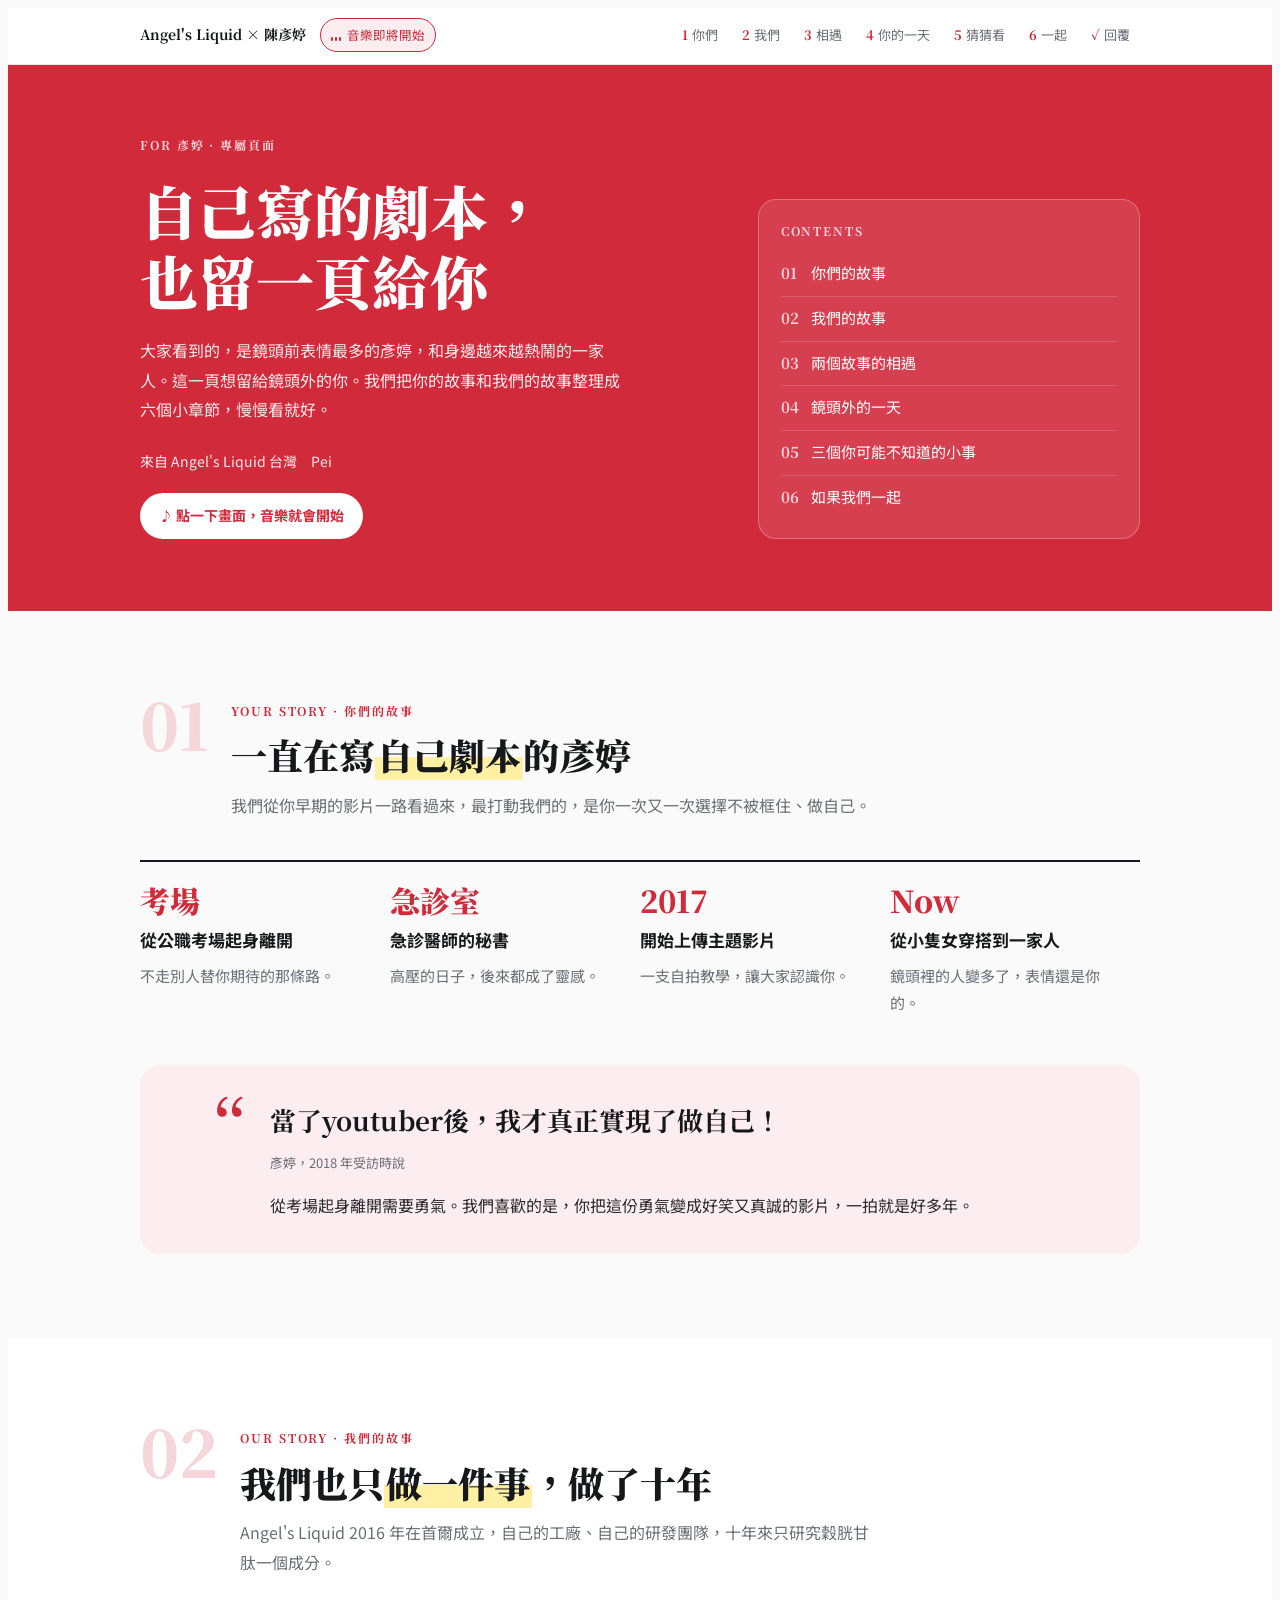
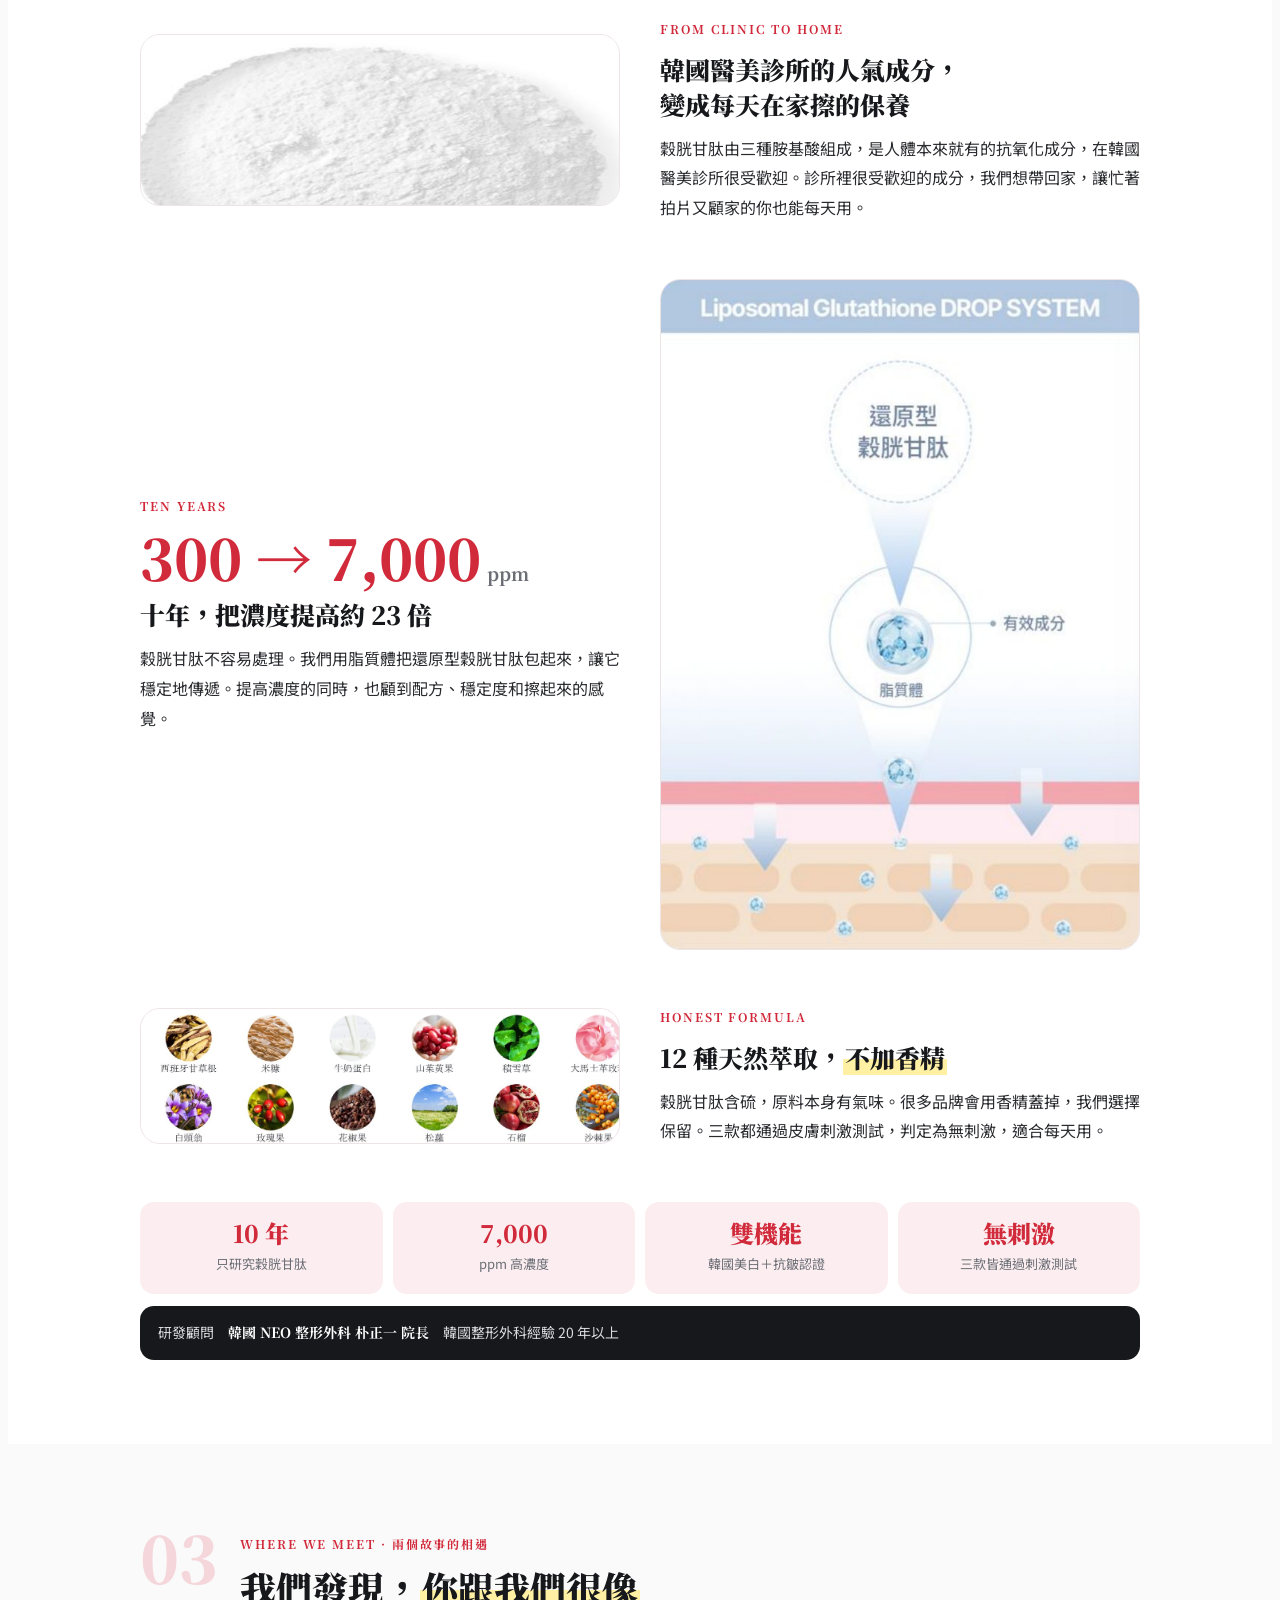
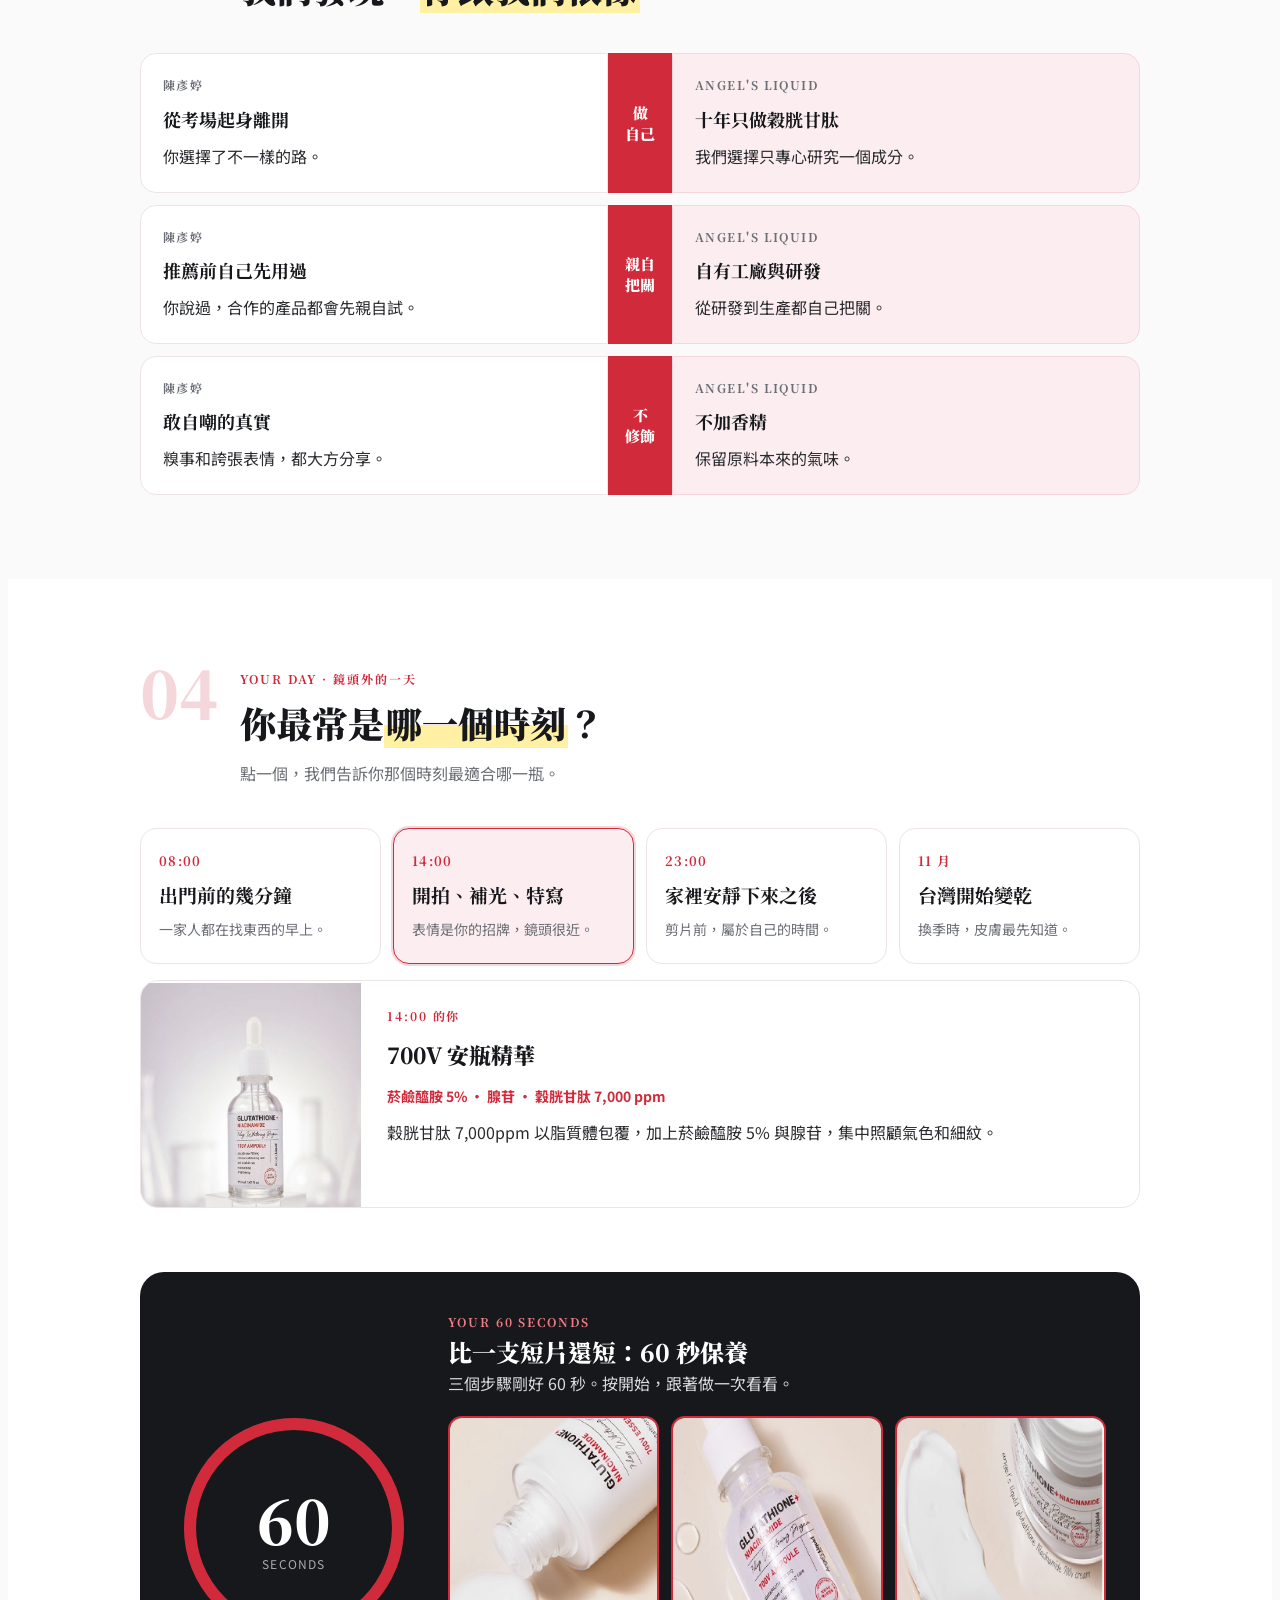
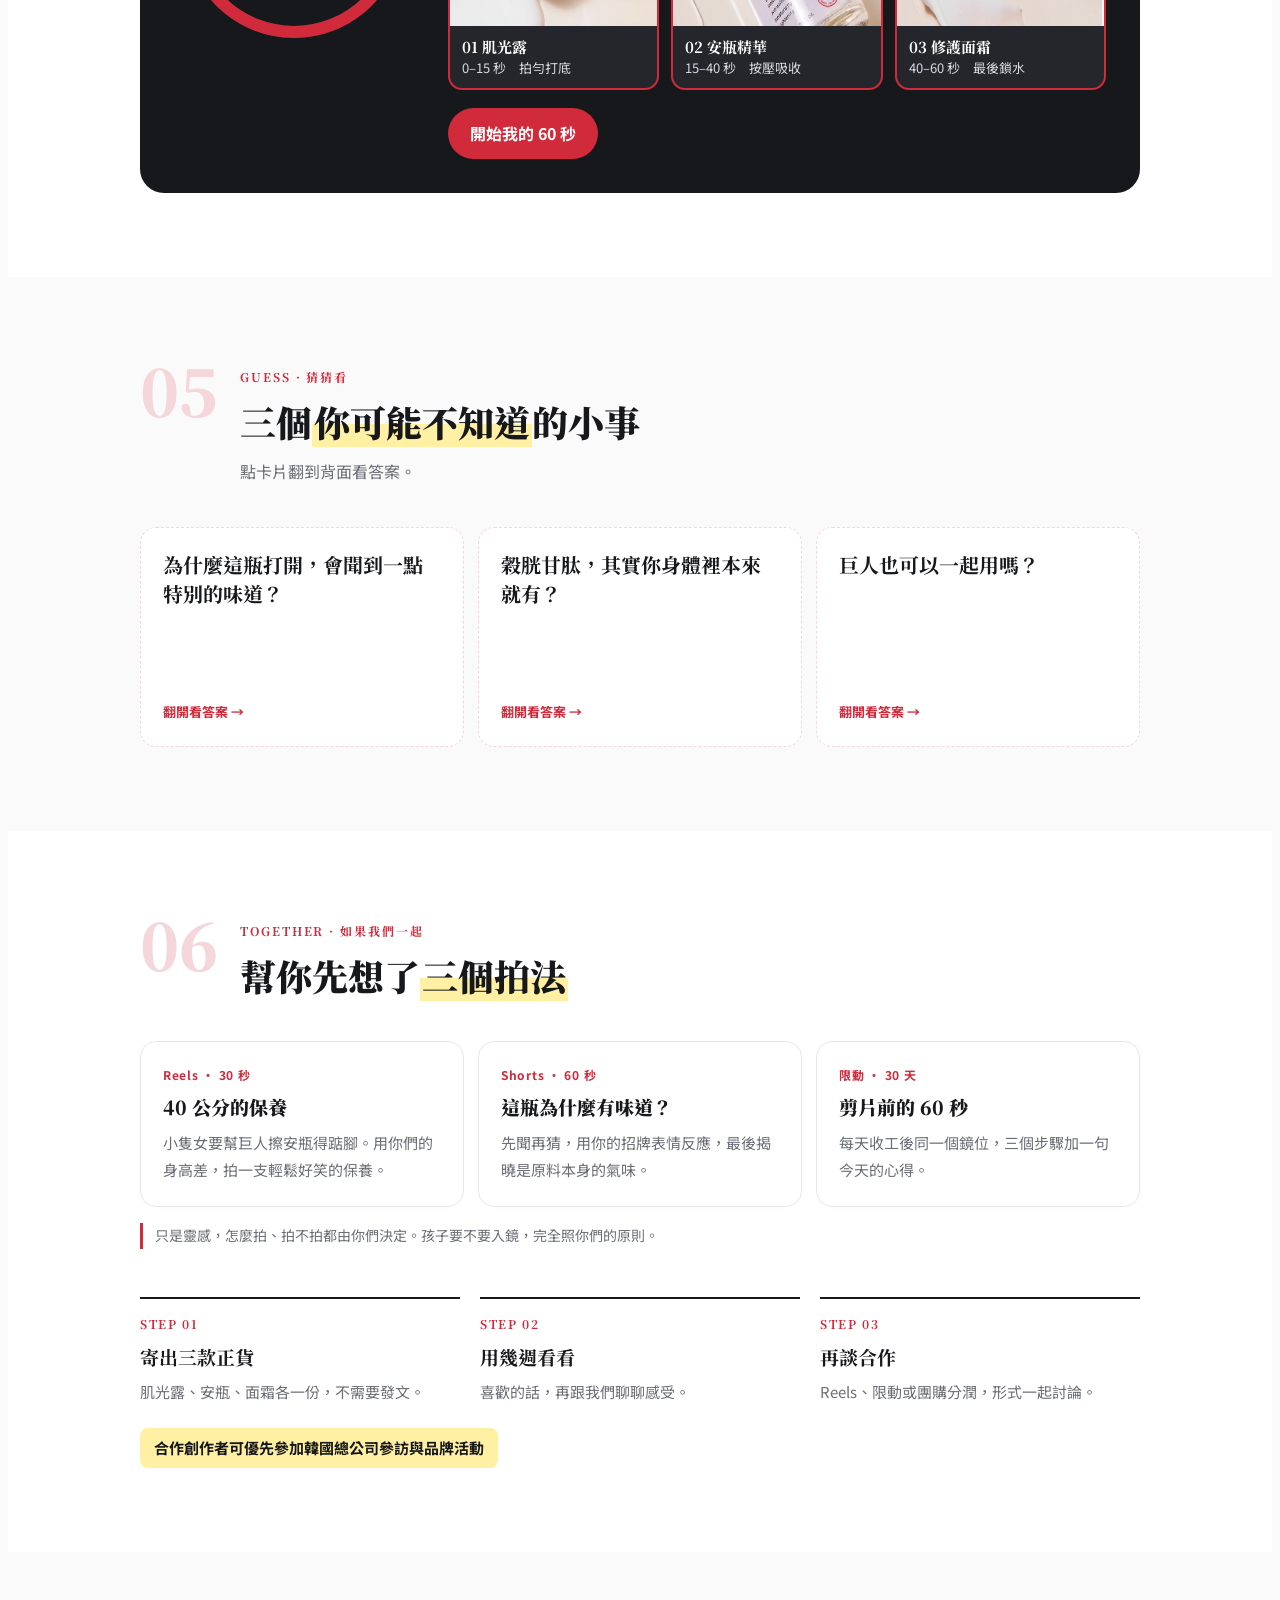
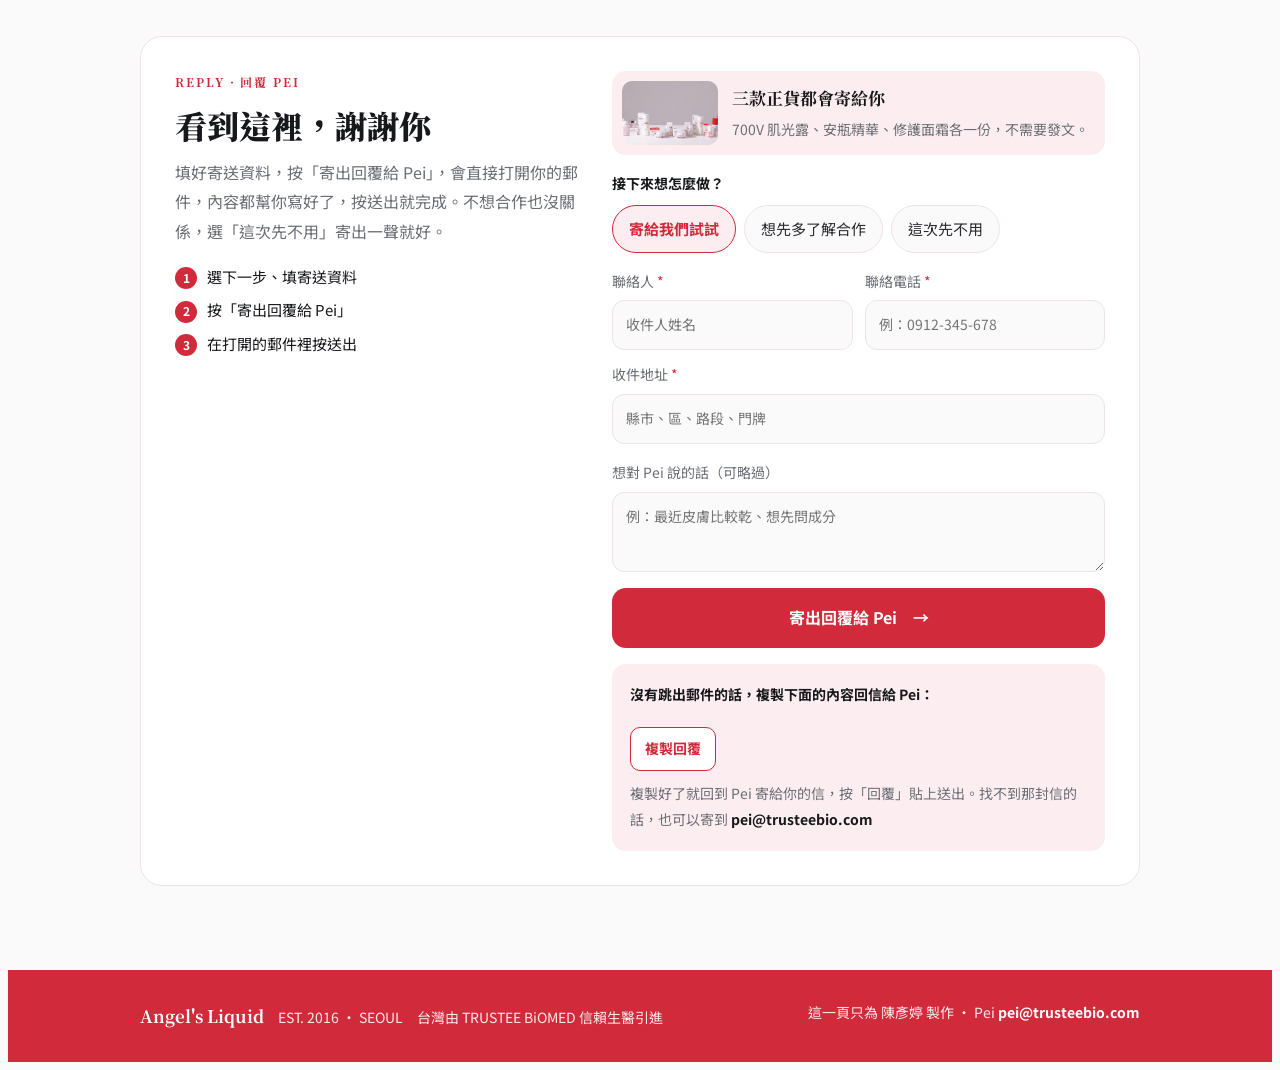
<file: thetiffanychen/index.html>
<!doctype html><html lang="zh-Hant"><head><meta charset="utf-8"><meta name="viewport" content="width=device-width,initial-scale=1,viewport-fit=cover"><meta name="robots" content="noindex,nofollow">
<title>給 彥婷 的一頁｜Angel&#x27;s Liquid</title><meta name="description" content="大家看到的，是鏡頭前表情最多的彥婷，和身邊越來越熱鬧的一家人。這一頁想留給鏡頭外的你。我們把你的故事和我們的故事整理成六個小章節，慢慢看就好。">
<meta property="og:title" content="給 彥婷 的一頁｜Angel&#x27;s Liquid"><meta property="og:description" content="大家看到的，是鏡頭前表情最多的彥婷，和身邊越來越熱鬧的一家人。這一頁想留給鏡頭外的你。我們把你的故事和我們的故事整理成六個小章節，慢慢看就好。"><meta property="og:image" content="https://pei-design.github.io/for/assets/img/group.jpg"><meta property="og:url" content="https://pei-design.github.io/for/thetiffanychen/"><meta name="theme-color" content="#D12A3B">
<link rel="preconnect" href="https://fonts.googleapis.com"><link rel="stylesheet" href="https://fonts.googleapis.com/css2?family=Noto+Serif+TC:wght@500;700;900&family=Noto+Sans+TC:wght@400;500;700&display=swap">
<style>/* Layout: a six-chapter booklet for one creator — sticky chapter rail, creator story → brand story → where they meet → her day → guess → collaborate; brand crimson, single light look */
:root{
  --crimson:#D12A3B; --crimson-deep:#A81E2D; --ink:#17181B; --text:#2A2B2F; --muted:#6B6E75;
  --white:#FFFFFF; --page:#FBFAFA; --blush:#FCEEF0; --blush-2:#F4D6DB; --line:#EDE4E6; --marker:#FFF0A3;
  --f-serif:"Noto Serif TC","Songti TC",serif;
  --f-sans:"Noto Sans TC","PingFang TC","Microsoft JhengHei",sans-serif;
  color-scheme:light;
}
*{box-sizing:border-box}
html{scroll-behavior:smooth}
@media (prefers-reduced-motion:reduce){html{scroll-behavior:auto}}
body{background:var(--page);color:var(--text);font-family:var(--f-sans);font-size:16px;line-height:1.85}
body::before{content:"";position:fixed;inset:0 0 auto;height:env(safe-area-inset-top,0px);z-index:10;background:var(--white)}
.band{padding-left:max(16px,env(safe-area-inset-left,0px));padding-right:max(16px,env(safe-area-inset-right,0px))}
.inner{max-width:1000px;margin:0 auto}
h1,h2,h3{font-family:var(--f-serif);color:var(--ink);margin:0;text-wrap:balance;line-height:1.4}
p{margin:0}
img{display:block;max-width:100%}
.label{font-family:var(--f-serif);font-weight:700;font-size:12px;letter-spacing:.16em;text-transform:uppercase;color:var(--crimson)}
mark{background:linear-gradient(transparent 55%,var(--marker) 55%);color:inherit;padding:0 2px;white-space:nowrap}
button{font:inherit}
button:focus-visible,a:focus-visible{outline:2px solid var(--crimson);outline-offset:3px}

/* chapter rail */
.rail{position:sticky;top:env(safe-area-inset-top,0px);z-index:9;background:rgba(255,255,255,.96);border-bottom:1px solid var(--line);backdrop-filter:blur(6px)}
.rail .inner{display:flex;align-items:center;gap:14px;padding-block:10px;overflow-x:auto;scrollbar-width:none}
.rail .inner::-webkit-scrollbar{display:none}
.rail .brand{font-family:var(--f-serif);font-weight:700;color:var(--ink);white-space:nowrap;font-size:14px}
.rail nav{display:flex;gap:4px;margin-left:auto}
.rail a{white-space:nowrap;text-decoration:none;font-size:13px;color:var(--muted);padding:5px 10px;border-radius:999px}
.rail a b{font-family:var(--f-serif);color:var(--crimson);margin-right:4px}
.rail a.on{background:var(--blush);color:var(--crimson);font-weight:700}
.bar{height:2px;background:var(--crimson);width:0;transition:width .15s linear}

/* chapter frame */
.ch{padding-block:84px}
.ch-head{display:grid;grid-template-columns:auto 1fr;gap:22px;align-items:start;margin-bottom:40px;max-width:46em}
.ch-no{font-family:var(--f-serif);font-weight:900;font-size:64px;line-height:.9;color:var(--blush-2)}
.ch-head h2{font-size:clamp(26px,3.8vw,36px);font-weight:900;margin-top:6px}
.ch-head p{color:var(--muted);margin-top:10px}
.alt{background:var(--white)}

/* cover */
.cover{background:var(--crimson);color:var(--white)}
.cover .inner{padding-block:64px 72px;display:grid;grid-template-columns:1.2fr .8fr;gap:44px;align-items:end}
.cover .label{color:#FFD6DB}
.cover h1{color:var(--white);font-size:clamp(34px,5.8vw,58px);font-weight:900;line-height:1.22;margin:16px 0 20px}
.cover p{color:#FFE9EC;max-width:30em}
.toc{background:rgba(255,255,255,.1);border:1px solid rgba(255,255,255,.25);border-radius:18px;padding:20px 22px;display:flex;flex-direction:column;gap:2px}
.toc .label{margin-bottom:8px}
.toc a{display:grid;grid-template-columns:30px 1fr;color:var(--white);text-decoration:none;padding:7px 0;border-top:1px solid rgba(255,255,255,.16);font-size:15px}
.toc a:first-of-type{border-top:0}
.toc a b{font-family:var(--f-serif);color:#FFD6DB}
.toc a:hover span{text-decoration:underline}
.from{margin-top:24px;font-size:14px;color:#FFD6DB}
@media (max-width:800px){.cover .inner{grid-template-columns:1fr}}

/* ch1 timeline */
.tl{list-style:none;margin:0;padding:0;display:grid;grid-template-columns:repeat(4,1fr);border-top:2px solid var(--ink)}
.tl li{padding:20px 18px 0 0;display:flex;flex-direction:column;gap:6px;min-width:0}
.tl .yr{font-family:var(--f-serif);font-weight:900;font-size:30px;color:var(--crimson);font-variant-numeric:tabular-nums;line-height:1.2}
.tl b{color:var(--ink);font-size:17px}
.tl span{font-size:15px;color:var(--muted)}
@media (max-width:800px){.tl{grid-template-columns:1fr 1fr;row-gap:26px}}
@media (max-width:440px){.tl{grid-template-columns:1fr}}
.quote{margin-top:48px;background:var(--blush);border-radius:20px;padding:34px 36px;display:grid;grid-template-columns:auto 1fr;gap:22px}
.quote .q{font-family:var(--f-serif);font-size:72px;line-height:.8;color:var(--crimson)}
.quote blockquote{margin:0;font-family:var(--f-serif);font-weight:700;font-size:clamp(20px,2.8vw,26px);color:var(--ink);line-height:1.6}
.quote cite{display:block;margin-top:10px;font-style:normal;font-size:13px;color:var(--muted)}
.quote p{margin-top:16px}
@media (max-width:560px){.quote{grid-template-columns:1fr;padding:26px}}

/* ch2 brand story: alternating image/text rows */
.rows{display:flex;flex-direction:column;gap:56px}
.row{display:grid;grid-template-columns:1fr 1fr;gap:40px;align-items:center}
.row.flip-r .media{order:2}
.row .media{background:var(--white);border:1px solid var(--line);border-radius:20px;overflow:hidden}
.row .media img{width:100%;height:auto}
.row .txt{display:flex;flex-direction:column;gap:12px}
.row .txt h3{font-size:clamp(21px,2.6vw,25px);font-weight:900}
.row .big{font-family:var(--f-serif);font-weight:900;font-size:clamp(40px,6vw,56px);color:var(--crimson);line-height:1}
.row .big small{font-size:18px;color:var(--muted);font-weight:700;margin-left:6px}
@media (max-width:800px){.row{grid-template-columns:1fr;gap:20px}.row.flip-r .media{order:0}}
.proofs{display:grid;grid-template-columns:repeat(4,1fr);gap:10px;margin-top:56px}
.proof{background:var(--blush);border-radius:14px;padding:16px 12px;text-align:center}
.proof b{display:block;font-family:var(--f-serif);font-weight:900;font-size:24px;color:var(--crimson);line-height:1.25}
.proof span{font-size:13px;color:var(--muted)}
@media (max-width:700px){.proofs{grid-template-columns:1fr 1fr}}
.doc{margin-top:12px;background:var(--ink);color:#D9DADD;border-radius:14px;padding:14px 18px;font-size:14px}
.doc b{color:var(--white);font-family:var(--f-serif)}

/* ch3 meet */
.meet{display:flex;flex-direction:column;gap:12px}
.pair{display:grid;grid-template-columns:1fr 64px 1fr;align-items:stretch;gap:0}
.pair > div{background:var(--white);border:1px solid var(--line);padding:20px 22px;display:flex;flex-direction:column;gap:6px;min-width:0}
.pair .you{border-radius:16px 0 0 16px}
.pair .us{border-radius:0 16px 16px 0;background:var(--blush);border-color:var(--blush-2)}
.pair .mid{background:var(--crimson);border:0;color:var(--white);align-items:center;justify-content:center;font-family:var(--f-serif);font-weight:900;font-size:15px;padding:8px;text-align:center;line-height:1.4}
.pair .who{font-size:12px;letter-spacing:.12em;font-weight:700;color:var(--muted);font-family:var(--f-serif)}
.pair b{font-family:var(--f-serif);font-size:18px;color:var(--ink)}
@media (max-width:640px){.pair{grid-template-columns:1fr}.pair .you{border-radius:16px 16px 0 0}.pair .us{border-radius:0 0 16px 16px}.pair .mid{padding:6px}}

/* ch4 day */
.scenes{display:grid;grid-template-columns:repeat(4,1fr);gap:12px}
.scene{background:var(--white);border:1px solid var(--line);border-radius:16px;padding:20px 18px;text-align:left;cursor:pointer;display:flex;flex-direction:column;gap:8px;color:inherit;min-width:0}
.scene .t{font-family:var(--f-serif);font-size:13px;letter-spacing:.1em;color:var(--crimson);font-weight:700}
.scene b{font-family:var(--f-serif);font-size:19px;color:var(--ink);line-height:1.45}
.scene span{font-size:14px;color:var(--muted)}
.scene[aria-pressed="true"]{border-color:var(--crimson);background:var(--blush);box-shadow:0 0 0 2px var(--blush-2)}
@media (max-width:860px){.scenes{grid-template-columns:1fr 1fr}}

.answer{margin-top:16px;background:var(--white);border:1px solid var(--line);border-radius:18px;overflow:hidden;display:grid;grid-template-columns:220px 1fr}
.answer img{width:100%;height:100%;object-fit:cover;background:#F2F1F3}
.answer .body{padding:24px 26px;display:flex;flex-direction:column;gap:8px;min-width:0}
.answer .name{font-family:var(--f-serif);font-weight:900;font-size:22px;color:var(--ink)}
.answer .spec{font-size:14px;color:var(--crimson);font-weight:700}
@media (max-width:600px){.answer{grid-template-columns:1fr}.answer img{height:220px}}
.routine{margin-top:64px;background:var(--ink);border-radius:24px;padding:34px;display:grid;grid-template-columns:240px 1fr;gap:34px;align-items:center;color:#D9DADD}
.routine h3{color:var(--white);font-size:24px;font-weight:900}
.ring{position:relative;width:100%;max-width:240px;aspect-ratio:1}
.ring svg{width:100%;height:100%;transform:rotate(-90deg)}
.ring .face{position:absolute;inset:0;display:flex;flex-direction:column;align-items:center;justify-content:center;gap:4px}
.ring .sec{font-family:var(--f-serif);font-weight:900;font-size:60px;line-height:1;color:var(--white);font-variant-numeric:tabular-nums}
.ring .face small{font-size:12px;color:#A9ABB1;letter-spacing:.1em}
.rsteps{display:grid;grid-template-columns:repeat(3,1fr);gap:12px;margin-top:18px}
.rstep{border-radius:14px;overflow:hidden;background:#24262B;border:2px solid transparent;transition:border-color .3s,opacity .3s;opacity:.55}
.rstep.on{border-color:var(--crimson);opacity:1}
.rstep img{width:100%;aspect-ratio:1;object-fit:cover}
.rstep div{padding:10px 12px;font-size:13px;line-height:1.5}
.rstep b{display:block;color:var(--white);font-family:var(--f-serif);font-size:15px}
.go{margin-top:18px;background:var(--crimson);color:var(--white);border:0;border-radius:999px;padding:11px 22px;font-weight:700;cursor:pointer}
.go:hover{background:var(--crimson-deep)}
@media (max-width:760px){.routine{grid-template-columns:1fr;padding:24px}.ring{margin:0 auto;max-width:200px}}


/* ch5 flips */
.flips{display:grid;grid-template-columns:repeat(3,1fr);gap:14px}
.flip{perspective:900px;border:0;background:none;padding:0;cursor:pointer;min-height:220px;text-align:left}
.flip .card{position:relative;width:100%;height:100%;min-height:220px;transition:transform .6s;transform-style:preserve-3d}
.flip[aria-pressed="true"] .card{transform:rotateY(180deg)}
.flip .side{position:absolute;inset:0;border-radius:16px;padding:22px;display:flex;flex-direction:column;gap:10px;backface-visibility:hidden;-webkit-backface-visibility:hidden}
.flip .front{background:var(--white);border:1.5px dashed var(--blush-2)}
.flip .front b{font-family:var(--f-serif);font-size:20px;color:var(--ink);line-height:1.45}
.flip .front span{margin-top:auto;font-size:13px;color:var(--crimson);font-weight:700}
.flip .back{background:var(--crimson);color:var(--white);transform:rotateY(180deg)}
.flip .back .t{font-size:12px;letter-spacing:.14em;color:#FFD6DB;font-family:var(--f-serif);font-weight:700}
@media (prefers-reduced-motion:reduce){.flip .card{transition:none}}
@media (max-width:780px){.flips{grid-template-columns:1fr}}

/* ch6 */
.ideas{display:grid;grid-template-columns:repeat(3,1fr);gap:14px}
.idea{background:var(--white);border:1px solid var(--line);border-radius:16px;padding:22px;display:flex;flex-direction:column;gap:8px}
.idea .fmt{font-size:12px;font-weight:700;color:var(--crimson);letter-spacing:.06em}
.idea h3{font-size:19px;font-weight:900}
.idea p{font-size:15px;color:var(--muted)}
.aside{margin-top:16px;font-size:14px;color:var(--muted);border-left:3px solid var(--crimson);padding-left:12px}
@media (max-width:780px){.ideas{grid-template-columns:1fr}}
.steps{list-style:none;margin:48px 0 0;padding:0;display:grid;grid-template-columns:repeat(3,1fr);gap:20px;counter-reset:s}
.steps li{border-top:2px solid var(--ink);padding-top:14px;display:flex;flex-direction:column;gap:4px}
.steps li::before{counter-increment:s;content:"STEP 0" counter(s);font-family:var(--f-serif);font-size:12px;letter-spacing:.14em;color:var(--crimson);font-weight:700}
.steps b{font-family:var(--f-serif);font-size:19px;color:var(--ink)}
.steps span{color:var(--muted);font-size:15px}
.perk{margin-top:22px;display:inline-block;background:var(--marker);color:var(--ink);font-weight:700;padding:6px 14px;border-radius:8px;font-size:15px}
@media (max-width:640px){.steps{grid-template-columns:1fr}}

/* reply */
.reply{background:var(--white);border:1px solid var(--line);border-radius:22px;padding:34px;display:grid;grid-template-columns:.9fr 1.1fr;gap:34px}
@media (max-width:780px){.reply{grid-template-columns:1fr;padding:24px}}
.reply .head{display:flex;flex-direction:column;gap:10px}
.reply .head h2{font-size:clamp(26px,3.6vw,32px);font-weight:900}
.reply .head p{color:var(--muted)}
.reply .form{display:flex;flex-direction:column;gap:16px;min-width:0}
.grp{display:flex;flex-direction:column;gap:8px}
.grp>span{font-size:14px;font-weight:700;color:var(--ink)}
.chips{display:flex;flex-wrap:wrap;gap:8px}
.chip{padding:9px 16px;border-radius:999px;border:1px solid var(--line);background:var(--page);color:var(--text);cursor:pointer;font-size:15px}
.chip[aria-pressed="true"]{border-color:var(--crimson);background:var(--blush);color:var(--crimson);font-weight:700}
label{font-size:14px;color:var(--muted);display:flex;flex-direction:column;gap:6px}
input,textarea{font:inherit;color:var(--text);background:var(--page);border:1px solid var(--line);border-radius:12px;padding:11px 13px;width:100%}
textarea{min-height:80px;resize:vertical}
.send{background:var(--crimson);color:var(--white);border:0;border-radius:14px;padding:15px;font-weight:700;font-size:16px;cursor:pointer}
.send:hover{background:var(--crimson-deep)}
.out{background:var(--blush);border-radius:14px;padding:18px;display:flex;flex-direction:column;gap:10px}
.out pre{margin:0;white-space:pre-wrap;font-family:var(--f-sans);font-size:15px}
.ghost{align-self:flex-start;background:var(--white);border:1px solid var(--crimson);color:var(--crimson);border-radius:10px;padding:8px 14px;cursor:pointer;font-weight:700;font-size:14px}
.addr{font-weight:700;color:var(--ink);user-select:all}
.gift{display:grid;grid-template-columns:96px 1fr;gap:14px;align-items:center;background:var(--blush);border-radius:14px;padding:10px;}
.gift img{width:96px;height:64px;object-fit:cover;border-radius:10px}
.gift b{display:block;font-family:var(--f-serif);color:var(--ink);font-size:17px}
.gift span{font-size:14px;color:var(--muted)}
.ship{display:grid;grid-template-columns:1fr 1fr;gap:12px}
.ship .wide{grid-column:1/-1}
@media (max-width:440px){.ship{grid-template-columns:1fr}}
label em{color:var(--crimson);font-style:normal}
.err{color:var(--crimson);font-size:14px;font-weight:700}
.how{margin:6px 0 0;padding:0;list-style:none;counter-reset:h;display:flex;flex-direction:column;gap:6px}
.how li{counter-increment:h;display:flex;gap:10px;align-items:baseline;font-size:15px;color:var(--ink)}
.how li::before{content:counter(h);flex:none;width:22px;height:22px;border-radius:50%;background:var(--crimson);color:#fff;font-size:12px;font-weight:700;display:inline-flex;align-items:center;justify-content:center}
.ship[hidden]{display:none!important}

footer{background:var(--crimson);color:#FFE9EC}
footer .inner{padding-block:30px;display:flex;justify-content:space-between;flex-wrap:wrap;gap:12px;font-size:14px}
footer b{font-family:var(--f-serif);color:var(--white);font-size:17px}

/* ---------- phone ---------- */
@media (max-width:600px){
  body{font-size:15.5px;line-height:1.8}
  .rail .brand{display:none}
  .rail nav{margin-left:0}
  .rail a{padding:5px 8px}
  .ch{padding-block:52px}
  .ch-head{grid-template-columns:1fr;gap:4px;margin-bottom:26px}
  .ch-no{font-size:40px}
  .ch-head h2{font-size:25px;margin-top:2px}
  .cover .inner{padding-block:40px 44px;gap:28px}
  .cover h1{font-size:30px;line-height:1.3;margin:12px 0 14px}
  .cover h1 span{display:block}
  .toc{padding:14px 16px}
  .toc a{padding:6px 0;font-size:14px}
  .tl{grid-template-columns:1fr 1fr;column-gap:14px;row-gap:18px}
  .tl li{padding:14px 0 0}
  .tl .yr{font-size:24px}
  .tl b{font-size:15px}
  .tl span{font-size:14.5px;line-height:1.65}
  .quote{margin-top:32px;padding:22px 20px;gap:6px}
  .quote .q{font-size:48px}
  .quote blockquote{font-size:19px}
  .rows{gap:36px}
  .row .txt h3{font-size:20px}
  .proofs{margin-top:36px}
  .proof{padding:14px 10px}
  .proof span,.proof small{font-size:13px}
  .proof b{font-size:20px}
  .pair > div{padding:14px 16px}
  .pair b{font-size:16px}
  .scenes{grid-template-columns:1fr 1fr;gap:8px}
  .scene{padding:14px 12px;gap:4px}
  .scene b{font-size:15.5px}
  .scene span{font-size:14px;line-height:1.6}
  .scene .t{font-size:13px}
  .answer img{height:180px}
  .answer .body{padding:18px}
  .routine{margin-top:40px;padding:22px 18px;gap:18px}
  .ring{max-width:160px}
  .ring .sec{font-size:44px}
  .routine h3{font-size:20px}
  .rsteps{grid-template-columns:1fr;gap:8px}
  .rstep{display:grid;grid-template-columns:76px 1fr;align-items:center}
  .rstep img{aspect-ratio:1;height:76px}
  .rstep div{padding:10px 14px;font-size:14px;line-height:1.55}
  .rstep b{font-size:15px}
  .go{width:100%}
  .flip,.flip .card{min-height:150px}
  .flip .side{padding:18px}
  .flip .front b{font-size:18px}
  .idea{padding:18px}
  .steps{margin-top:36px;gap:14px}
  .reply{padding:20px 16px;gap:22px;border-radius:18px}
  .chip{padding:8px 13px;font-size:14px}
  footer .inner{flex-direction:column;gap:6px}
}
@media (max-width:360px){.scenes{grid-template-columns:1fr}}
/* music */
.music{flex:none;display:inline-flex;align-items:center;gap:6px;border:1px solid var(--line);background:var(--white);color:var(--muted);border-radius:999px;padding:4px 10px;font-size:12.5px;cursor:pointer;white-space:nowrap}
.music[aria-pressed="true"]{border-color:var(--crimson);color:var(--crimson);background:var(--blush)}
.eq{display:inline-flex;align-items:flex-end;gap:2px;height:11px}
.eq i{width:2px;height:4px;background:currentColor;border-radius:1px}
.music[aria-pressed="true"] .eq i{animation:eq 1s infinite ease-in-out}
.music[aria-pressed="true"] .eq i:nth-child(2){animation-delay:.2s}.music[aria-pressed="true"] .eq i:nth-child(3){animation-delay:.4s}
@keyframes eq{0%,100%{height:3px}50%{height:11px}}
@media (prefers-reduced-motion:reduce){.music[aria-pressed="true"] .eq i{animation:none;height:8px}}
.music-cta{margin-top:18px;background:rgba(255,255,255,.14);color:#fff;border:1px solid rgba(255,255,255,.4);border-radius:999px;padding:9px 18px;font-size:14px;font-weight:700;cursor:pointer}
.music-cta[aria-pressed="true"]{background:#fff;color:var(--crimson)}
.music-cta:hover{background:rgba(255,255,255,.24)}
@media (max-width:600px){.rail .music{order:-1}}

a.send{display:block;text-align:center;text-decoration:none}
</style></head><body><div id="app"></div>
<script>/* Shared renderer for the creator booklet site. renderSite(d) -> HTML string; bindSite(root,d) wires interactions. */
var SITE_EMAIL='pei@trusteebio.com';
function _e(s){return String(s==null?'':s).replace(/[&<>"]/g,function(c){return {'&':'&amp;','<':'&lt;','>':'&gt;','"':'&quot;'}[c];});}
function _mark(t,m){t=_e(t);if(m){var em=_e(m);var i=t.indexOf(em);if(i>=0)return t.slice(0,i)+'<mark>'+em+'</mark>'+t.slice(i+em.length);}return t;}
function _br(t){return _e(t).replace(/\n/g,'<br>');}
var SITE_PRODUCTS={
  toner:{img:'../assets/img/toner.jpg',name:'700V 肌光露',spec:'150 mL · 化妝水質地 · 菸鹼醯胺'},
  ampoule:{img:'../assets/img/ampoule.jpg',name:'700V 安瓶精華',spec:'菸鹼醯胺 5% · 腺苷 · 穀胱甘肽 7,000 ppm'},
  cream:{img:'../assets/img/cream.jpg',name:'700V 修護面霜',spec:'角鯊烷 · 腺苷 · 柔滑不黏'}
};
function renderSite(d){
  d=d||{};var h=d.hero||{},c1=d.c1||{},c2=d.c2||{},c3=d.c3||{},c4=d.c4||{},c5=d.c5||{},c6=d.c6||{},rp=d.reply||{};
  var name=d.creator_name||'',ch=d.channel||'';
  var scenes=(c4.scenes||[]).slice(0,4),def=Math.min(Math.max(c4.default||0,0),Math.max(scenes.length-1,0));
  var s0=scenes[def]||{},p0=SITE_PRODUCTS[s0.p]||SITE_PRODUCTS.ampoule;
  var head=function(no,en,title,mark,intro){return '<div class="ch-head"><span class="ch-no">'+no+'</span><div><span class="label">'+en+'</span><h2>'+_mark(title,mark)+'</h2>'+(intro?'<p>'+_e(intro)+'</p>':'')+'</div></div>';};
  var o='';
  o+='<div class="rail band"><div class="inner"><span class="brand">Angel\'s Liquid × '+_e(ch||name)+'</span><button class="music" type="button" data-music aria-pressed="false"><span class="eq" aria-hidden="true"><i></i><i></i><i></i></span><span data-music-label>音樂</span></button><nav aria-label="章節">'
   +'<a href="#c1"><b>1</b>你們</a><a href="#c2"><b>2</b>我們</a><a href="#c3"><b>3</b>相遇</a><a href="#c4"><b>4</b>你的一天</a><a href="#c5"><b>5</b>猜猜看</a><a href="#c6"><b>6</b>一起</a><a href="#reply"><b>✓</b>回覆</a></nav></div><div class="bar" data-bar></div></div>';
  o+='<header class="cover band"><div class="inner"><div><span class="label">'+_e(h.eyebrow||('For '+name+' · 專屬頁面'))+'</span><h1>'+_e(h.title_l1||'')+'<br>'+_e(h.title_l2||'')+'</h1><p>'+_e(h.sub||'')+'</p><p class="from">來自 Angel\'s Liquid 台灣　Pei</p><button class="music-cta" type="button" data-music aria-pressed="false">♪ 開啟音樂，慢慢看</button></div>'
   +'<nav class="toc" aria-label="目錄"><span class="label">Contents</span><a href="#c1"><b>01</b><span>你們的故事</span></a><a href="#c2"><b>02</b><span>我們的故事</span></a><a href="#c3"><b>03</b><span>兩個故事的相遇</span></a><a href="#c4"><b>04</b><span>鏡頭外的一天</span></a><a href="#c5"><b>05</b><span>三個你可能不知道的小事</span></a><a href="#c6"><b>06</b><span>如果我們一起</span></a></nav></div></header><main>';
  // 1
  o+='<section class="ch band" id="c1"><div class="inner">'+head('01','Your story · 你們的故事',c1.title,c1.mark,c1.intro)+'<ol class="tl">';
  (c1.timeline||[]).slice(0,4).forEach(function(t){o+='<li><span class="yr">'+_e(t.k)+'</span><b>'+_e(t.b)+'</b><span>'+_e(t.s)+'</span></li>';});
  o+='</ol>';
  if(c1.quote&&c1.quote.text){o+='<div class="quote"><span class="q" aria-hidden="true">“</span><div><blockquote>'+_e(c1.quote.text)+'</blockquote>'+(c1.quote.cite?'<cite>'+_e(c1.quote.cite)+'</cite>':'')+(c1.quote.reflection?'<p>'+_e(c1.quote.reflection)+'</p>':'')+'</div></div>';}
  else if(c1.reflection){o+='<div class="quote"><span class="q" aria-hidden="true">“</span><div><p style="margin:0">'+_e(c1.reflection)+'</p></div></div>';}
  o+='</div></section>';
  // 2
  o+='<section class="ch band alt" id="c2"><div class="inner">'+head('02','Our story · 我們的故事',c2.title||'我們也只做一件事，做了十年',c2.mark||'做一件事',c2.intro||'Angel\'s Liquid 2016 年在首爾成立，自己的工廠、自己的研發團隊，從頭到尾只研究一個成分。')+'<div class="rows">'
   +'<div class="row"><div class="media"><img src="../assets/img/powder.jpg" alt="穀胱甘肽原料粉末"></div><div class="txt"><span class="label">From clinic to home</span><h3>韓國醫美診所的人氣成分，變成每天在家擦的保養</h3><p>穀胱甘肽由三種胺基酸組成，是人體本來就有的抗氧化成分，在韓國醫美診所很受歡迎。'+_e(c2.bridge||'但不是每個人都有時間跑診所。我們想把它帶回家。')+'</p></div></div>'
   +'<div class="row flip-r"><div class="media"><img src="../assets/img/liposome.jpg" alt="脂質體包覆穀胱甘肽示意圖"></div><div class="txt"><span class="label">Ten years</span><span class="big">300 → 7,000<small>ppm</small></span><h3>十年，把濃度提高約 23 倍</h3><p>穀胱甘肽不容易處理。我們用脂質體把還原型穀胱甘肽包起來，讓它穩定地傳遞。提高濃度的同時，也顧到配方、穩定度和擦起來的感覺。</p></div></div>'
   +'<div class="row"><div class="media"><img src="../assets/img/extracts.jpg" alt="12 種天然萃取"></div><div class="txt"><span class="label">Honest formula</span><h3>12 種天然萃取，<mark>不加香精</mark></h3><p>穀胱甘肽含硫，原料本身有氣味。很多品牌會用香精蓋掉，我們選擇保留。三款都通過皮膚刺激測試，判定為無刺激，適合每天用。</p></div></div></div>'
   +'<div class="proofs"><div class="proof"><b>10 年</b><span>只研究穀胱甘肽</span></div><div class="proof"><b>7,000</b><span>ppm 高濃度</span></div><div class="proof"><b>雙機能</b><span>韓國美白＋抗皺認證</span></div><div class="proof"><b>無刺激</b><span>三款皆通過刺激測試</span></div></div>'
   +'<div class="doc">研發顧問　<b>韓國 NEO 整形外科 朴正一 院長</b>　韓國整形外科經驗 20 年以上</div></div></section>';
  // 3
  o+='<section class="ch band" id="c3"><div class="inner">'+head('03','Where we meet · 兩個故事的相遇',c3.title||'我們發現，你們跟我們很像',c3.mark||'你們跟我們很像','')+'<div class="meet">';
  (c3.pairs||[]).slice(0,3).forEach(function(p){o+='<div class="pair"><div class="you"><span class="who">'+_e((ch||name).toUpperCase())+'</span><b>'+_e(p.you_b)+'</b><span>'+_e(p.you_s)+'</span></div><div class="mid">'+_br(p.mid)+'</div><div class="us"><span class="who">ANGEL\'S LIQUID</span><b>'+_e(p.us_b)+'</b><span>'+_e(p.us_s)+'</span></div></div>';});
  o+='</div></div></section>';
  // 4
  o+='<section class="ch band alt" id="c4"><div class="inner">'+head('04','Your day · 鏡頭外的一天',c4.title||'你最常是哪一個時刻？',c4.mark||'哪一個時刻',c4.intro||'點一個，我們告訴你那個時刻最適合哪一瓶。')+'<div class="scenes" role="group" aria-label="選擇一個時刻">';
  scenes.forEach(function(s,i){o+='<button class="scene" type="button" aria-pressed="'+(i===def)+'" data-i="'+i+'"><span class="t">'+_e(s.t)+'</span><b>'+_e(s.b)+'</b><span>'+_e(s.s)+'</span></button>';});
  o+='</div><div class="answer" aria-live="polite"><img data-ans-img src="'+p0.img+'" alt="'+_e(p0.name)+'"><div class="body"><span class="label" data-ans-tag>'+_e(s0.t||'')+' 的你</span><span class="name" data-ans-name>'+_e(p0.name)+'</span><span class="spec" data-ans-spec>'+_e(p0.spec)+'</span><p data-ans-why>'+_e(s0.why||'')+'</p></div></div>';
  o+='<div class="routine"><div class="ring"><svg viewBox="0 0 120 120" aria-hidden="true"><circle cx="60" cy="60" r="52" fill="none" stroke="#2E3035" stroke-width="6"/><circle data-arc cx="60" cy="60" r="52" fill="none" stroke="#D12A3B" stroke-width="6" stroke-linecap="round" stroke-dasharray="326.73" stroke-dashoffset="0"/></svg><div class="face"><span class="sec" data-sec>60</span><small>SECONDS</small></div></div>'
   +'<div><span class="label" style="color:#F07A86">Your 60 seconds</span><h3>'+_e(c4.routine_title||'三個步驟，60 秒保養')+'</h3><p data-rstat>三個步驟剛好 60 秒。按開始，跟著做一次看看。</p><div class="rsteps">'
   +'<div class="rstep on" data-rs><img src="../assets/img/step1.jpg" alt="肌光露質地"><div><b>01 肌光露</b>0–15 秒　拍勻打底</div></div>'
   +'<div class="rstep on" data-rs><img src="../assets/img/step2.jpg" alt="安瓶精華質地"><div><b>02 安瓶精華</b>15–40 秒　按壓吸收</div></div>'
   +'<div class="rstep on" data-rs><img src="../assets/img/step3.jpg" alt="修護面霜質地"><div><b>03 修護面霜</b>40–60 秒　最後鎖水</div></div></div>'
   +'<button class="go" data-timer type="button">開始我的 60 秒</button></div></div></div></section>';
  // 5
  o+='<section class="ch band" id="c5"><div class="inner">'+head('05','Guess · 猜猜看','三個你可能不知道的小事','你可能不知道','點卡片翻到背面看答案。')+'<div class="flips">';
  (c5.flips||[]).slice(0,3).forEach(function(f){o+='<button class="flip" type="button" aria-pressed="false"><div class="card"><div class="side front"><b>'+_e(f.q)+'</b><span>翻開看答案 →</span></div><div class="side back"><span class="t">ANSWER</span><p>'+_e(f.a)+'</p></div></div></button>';});
  o+='</div></div></section>';
  // 6
  o+='<section class="ch band alt" id="c6"><div class="inner">'+head('06','Together · 如果我們一起',c6.title||'幫你們先想了三個拍攝點子',c6.mark||'三個','')+'<div class="ideas">';
  (c6.ideas||[]).slice(0,3).forEach(function(x){o+='<div class="idea"><span class="fmt">'+_e(x.fmt)+'</span><h3>'+_e(x.title)+'</h3><p>'+_e(x.how)+'</p></div>';});
  o+='</div><p class="aside">'+_e(c6.aside||'只是靈感，怎麼拍、拍不拍都由你們決定。')+'</p>'
   +'<ol class="steps"><li><b>寄出三款正貨</b><span>肌光露、安瓶、面霜各一份，不需要發文。</span></li><li><b>用幾週看看</b><span>喜歡的話，再跟我們聊聊感受。</span></li><li><b>再談合作</b><span>Reels、限動或團購分潤，形式一起討論。</span></li></ol>'
   +'<span class="perk">合作創作者可優先參加韓國總公司參訪與品牌活動</span></div></section>';
  // reply
  o+='<section class="ch band" id="reply"><div class="inner"><div class="reply"><div class="head"><span class="label">Reply · 回覆 Pei</span><h2>'+_e(rp.title||'看到這裡，謝謝你')+'</h2>'
   +'<p>填好寄送資料，按「寄出回覆給 Pei」，會直接打開你的郵件，內容都幫你寫好了，按送出就完成。不想合作也沒關係，選「這次先不用」寄出一聲就好。</p>'
   +'<ol class="how"><li>選下一步、填寄送資料</li><li>按「寄出回覆給 Pei」</li><li>在打開的郵件裡按送出</li></ol></div>'
   +'<div class="form"><div class="gift"><img src="../assets/img/group.jpg" alt=""><div><b>三款正貨都會寄給你</b><span>700V 肌光露、安瓶精華、修護面霜各一份，不需要發文。</span></div></div>'
   +'<div class="grp"><span>接下來想怎麼做？</span><div class="chips" role="group" aria-label="下一步"><button class="chip ac" type="button" aria-pressed="true" data-v="send">寄給我們試試</button><button class="chip ac" type="button" aria-pressed="false" data-v="more">想先多了解合作</button><button class="chip ac" type="button" aria-pressed="false" data-v="no">這次先不用</button></div></div>'
   +'<div class="ship" data-ship><label><span>聯絡人 <em>*</em></span><input data-f="name" type="text" autocomplete="name" placeholder="收件人姓名"></label><label><span>聯絡電話 <em>*</em></span><input data-f="phone" type="tel" autocomplete="tel" placeholder="例：0912-345-678"></label><label class="wide"><span>收件地址 <em>*</em></span><input data-f="addr" type="text" autocomplete="street-address" placeholder="縣市、區、路段、門牌"></label></div>'
   +'<p class="err" data-err role="alert" hidden></p><label>想對 Pei 說的話（可略過）<textarea data-f="note" placeholder="例：最近皮膚比較乾、想先問成分"></textarea></label>'
   +'<a class="send" data-make href="mailto:'+SITE_EMAIL+'" target="_blank" rel="noopener" role="button">寄出回覆給 Pei　→</a><div class="out" data-out hidden><p style="font-size:14px;color:var(--ink);font-weight:700;margin:0">沒有跳出郵件的話，複製下面的內容回信給 Pei：</p><pre data-out-text></pre><button class="ghost" data-copy type="button">複製回覆</button><span data-copied style="font-size:13px;color:var(--crimson)" hidden>已複製</span>'
   +'<p style="font-size:14px;color:var(--muted)">複製好了就回到 Pei 寄給你的信，按「回覆」貼上送出。找不到那封信的話，也可以寄到 <span class="addr">'+SITE_EMAIL+'</span></p></div></div></div></div></section></main>';
  o+='<footer class="band"><div class="inner"><span><b>Angel\'s Liquid</b>　EST. 2016 · SEOUL　台灣由 TRUSTEE BiOMED 信賴生醫引進</span><span>這一頁只為 '+_e(ch||name)+' 製作 · Pei <span class="addr" style="color:#fff">'+SITE_EMAIL+'</span></span></div></footer>';
  return o;
}

/* Original ambient music, synthesized live with Web Audio (no audio file, no licensing). */
function SiteMusic(win){
  /* Plays the licensed track "Cafe Lofi" (Pixabay, zephiramusic) from the page's own files: loop, gentle fade in/out. */
  var A=null,on=false,fade=null,TARGET=0.55,cbs=[];
  function el(){ if(!A){ A=new win.Audio('../assets/audio/cafe-lofi.mp3'); A.loop=true; A.preload='auto'; A.volume=0;
      ['play','playing','pause'].forEach(function(ev){A.addEventListener(ev,function(){cbs.forEach(function(f){try{f();}catch(e){}});});}); } return A; }
  function ramp(to,ms,done){ var a=el(); if(fade) win.clearInterval(fade); var from=a.volume,t0=Date.now();
    fade=win.setInterval(function(){ var k=Math.min(1,(Date.now()-t0)/ms); try{a.volume=Math.max(0,Math.min(1,from+(to-from)*k));}catch(e){} if(k>=1){ win.clearInterval(fade); fade=null; if(done) done(); } },50); }
  function tryPlay(){ var a=el(); var p=a.play(); if(p&&p.then){ p.then(function(){ ramp(TARGET,2200); }).catch(function(){}); } else ramp(TARGET,2200); }
  return {
    start:function(){ on=true; tryPlay(); },
    stop:function(){ on=false; if(A) ramp(0,900,function(){ if(!on) A.pause(); }); },
    unlock:function(){ if(on&&(!A||A.paused)) tryPlay(); },
    playing:function(){ return !!(on&&A&&!A.paused); },
    isOn:function(){ return on; },
    onState:function(fn){ if(cbs.indexOf(fn)<0) cbs.push(fn); },
    toggle:function(){ if(on) this.stop(); else this.start(); return on; },
    supported:typeof win.Audio==='function'
  };
}
function bindSite(root,d,win,opts){
  win=win||window;var doc=root.ownerDocument||document;
  var q=function(s){return root.querySelector(s);},qa=function(s){return Array.prototype.slice.call(root.querySelectorAll(s));};
  var scenes=((d.c4||{}).scenes||[]).slice(0,4),sign=(d.reply||{}).sign||d.creator_name||'';
  // rail
  var links=qa('.rail nav a'),bar=q('[data-bar]');
  function onScroll(){var el=doc.documentElement,max=el.scrollHeight-el.clientHeight;if(bar)bar.style.width=(max>0?Math.min(100,el.scrollTop/max*100):0)+'%';var cur=-1;links.forEach(function(a,i){var s=root.querySelector(a.getAttribute('href'));if(s&&s.getBoundingClientRect().top<win.innerHeight*0.4)cur=i;});links.forEach(function(a,i){a.classList.toggle('on',i===cur);});}
  win.addEventListener('scroll',onScroll,{passive:true});onScroll();
  links.concat(qa('.toc a')).forEach(function(a){a.addEventListener('click',function(e){var t=root.querySelector(a.getAttribute('href'));if(t){e.preventDefault();t.scrollIntoView({behavior:'smooth'});}});});

  // music: on by default; browsers only allow sound after the first tap, so it starts on the first interaction anywhere
  opts=opts||{};
  var music=SiteMusic(win),mbtns=qa('[data-music]'),want=!!opts.autoMusic;
  if(!music.supported){mbtns.forEach(function(b){b.hidden=true;});}
  function ui(){var pl=music.playing(),pend=want&&!pl;mbtns.forEach(function(x){x.setAttribute('aria-pressed',want);});
    var l=q('[data-music-label]');if(l)l.textContent=pl?'音樂播放中':(pend?'音樂即將開始':'音樂');
    var c=q('.music-cta');if(c)c.textContent=pl?'♪ 音樂播放中（點一下關閉）':(pend?'♪ 點一下畫面，音樂就會開始':'♪ 開啟音樂，慢慢看');}
  function unlockAll(){ if(want){ music.unlock(); win.setTimeout(ui,120); } if(music.playing()){ ['pointerdown','keydown','touchend'].forEach(function(ev){doc.removeEventListener(ev,unlockAll,true);}); } }
  if(want&&music.supported){ music.start(); music.onState(ui); ['pointerdown','keydown','touchend'].forEach(function(ev){doc.addEventListener(ev,unlockAll,true);}); }
  mbtns.forEach(function(b){b.addEventListener('click',function(){
    if(want&&!music.playing()){ music.unlock(); }
    else if(want){ music.stop(); want=false; }
    else { want=true; music.start(); music.onState(ui); music.unlock(); }
    win.setTimeout(ui,150); ui(); });});
  ui();
  // scenes
  qa('.scene').forEach(function(b){b.addEventListener('click',function(){qa('.scene').forEach(function(x){x.setAttribute('aria-pressed',x===b);});var s=scenes[+b.dataset.i]||{},p=SITE_PRODUCTS[s.p]||SITE_PRODUCTS.ampoule;
    q('[data-ans-img]').src=p.img;q('[data-ans-img]').alt=p.name;q('[data-ans-name]').textContent=p.name;q('[data-ans-spec]').textContent=p.spec;q('[data-ans-why]').textContent=s.why||'';q('[data-ans-tag]').textContent=(s.t||'')+' 的你';});});
  // timer
  var C=326.73,arc=q('[data-arc]'),sec=q('[data-sec]'),btn=q('[data-timer]'),rs=qa('[data-rs]'),raf=null,t0=0;
  var msg=['01 肌光露：倒在手心，輕拍全臉。','02 安瓶精華：兩三滴，按壓到吸收。','03 修護面霜：薄薄一層，把水分鎖住。'];
  function frame(now){var el=Math.min(60,(now-t0)/1000);sec.textContent=Math.ceil(60-el);arc.setAttribute('stroke-dashoffset',String(C*el/60));var i=el<15?0:el<40?1:2;rs.forEach(function(r,k){r.classList.toggle('on',k===i&&el<60);});q('[data-rstat]').textContent=el<60?msg[i]:'完成。今天也辛苦了。';if(el<60)raf=win.requestAnimationFrame(frame);else{raf=null;btn.textContent='再來一次';rs.forEach(function(r){r.classList.add('on');});}}
  if(btn)btn.addEventListener('click',function(){if(raf)win.cancelAnimationFrame(raf);t0=win.performance.now();btn.textContent='進行中…';raf=win.requestAnimationFrame(frame);});
  // flips
  qa('.flip').forEach(function(f){f.addEventListener('click',function(){f.setAttribute('aria-pressed',f.getAttribute('aria-pressed')!=='true');});});
  // reply
  var acs=qa('.ac'),val=function(k){return (q('[data-f="'+k+'"]').value||'').trim();};
  acs.forEach(function(c){c.addEventListener('click',function(){acs.forEach(function(x){x.setAttribute('aria-pressed',x===c);});q('[data-ship]').hidden=c.dataset.v!=='send';q('[data-err]').hidden=true;q('[data-out]').hidden=true;});});
  var subj='Re: 我們把 '+(d.channel||d.creator_name||'')+' 的故事整理成一頁｜Angel\'s Liquid 品牌合作';
  function build(){var v=acs.filter(function(x){return x.getAttribute('aria-pressed')==='true';})[0].dataset.v;
    var n=val('name'),ph=val('phone'),ad=val('addr'),note=val('note'),miss=[];
    if(v==='send')miss=[!n&&'聯絡人',!ph&&'聯絡電話',!ad&&'收件地址'].filter(Boolean);
    var t='Pei 你好，\n\n';
    if(v==='send')t+='我們想試試看三款產品，寄送資料如下：\n聯絡人：'+n+'\n聯絡電話：'+ph+'\n收件地址：'+ad+'\n';
    else if(v==='more')t+='想先多了解合作方式，方便的話再跟我們說說。\n';else t+='這次先不用，謝謝你做的這一頁。\n';
    if(note)t+='\n'+note+'\n';t+='\n'+sign;return {t:t,miss:miss};}
  function refresh(){var r=build();q('[data-make]').setAttribute('href','mailto:'+SITE_EMAIL+'?subject='+encodeURIComponent(subj)+'&body='+encodeURIComponent(r.t));}
  qa('[data-f]').forEach(function(i){i.addEventListener('input',refresh);});acs.forEach(function(c){c.addEventListener('click',refresh);});refresh();
  q('[data-make]').addEventListener('click',function(e){var r=build(),err=q('[data-err]');err.hidden=true;
    if(r.miss.length){e.preventDefault();err.textContent='請填寫'+r.miss.join('、')+'，我們才能寄出。';err.hidden=false;q('[data-out]').hidden=true;return;}
    refresh();q('[data-out-text]').textContent=r.t;q('[data-copied]').hidden=true;win.setTimeout(function(){q('[data-out]').hidden=false;},600);});
  q('[data-copy]').addEventListener('click',function(){var t=q('[data-out-text]').textContent,ok=function(){q('[data-copied]').hidden=false;};var sel=function(){var r=doc.createRange();r.selectNodeContents(q('[data-out-text]'));var s=win.getSelection();s.removeAllRanges();s.addRange(r);};try{win.navigator.clipboard.writeText(t).then(ok,sel);}catch(e){sel();}});
}

(function(){var d={"c1": {"intro": "我們從你早期的影片一路看過來，最打動我們的，是你一次又一次選擇不被框住、做自己。", "mark": "自己劇本", "quote": {"cite": "彥婷，2018 年受訪時說", "reflection": "從考場起身離開需要勇氣。我們喜歡的是，你把這份勇氣變成好笑又真誠的影片，一拍就是好多年。", "text": "當了youtuber後，我才真正實現了做自己！"}, "timeline": [{"b": "從公職考場起身離開", "k": "考場", "s": "不走別人替你期待的那條路。"}, {"b": "急診醫師的秘書", "k": "急診室", "s": "高壓的日子，後來都成了靈感。"}, {"b": "開始上傳主題影片", "k": "2017", "s": "一支自拍教學，讓大家認識你。"}, {"b": "從小隻女穿搭到一家人", "k": "Now", "s": "鏡頭裡的人變多了，表情還是你的。"}], "title": "一直在寫自己劇本的彥婷"}, "c2": {"bridge": "診所裡很受歡迎的成分，我們想帶回家，讓忙著拍片又顧家的你也能每天用。", "intro": "Angel's Liquid 2016 年在首爾成立，自己的工廠、自己的研發團隊，十年來只研究穀胱甘肽一個成分。", "mark": "做一件事", "title": "我們也只做一件事，做了十年"}, "c3": {"mark": "你跟我們很像", "pairs": [{"mid": "做\n自己", "us_b": "十年只做穀胱甘肽", "us_s": "我們選擇只專心研究一個成分。", "you_b": "從考場起身離開", "you_s": "你選擇了不一樣的路。"}, {"mid": "親自\n把關", "us_b": "自有工廠與研發", "us_s": "從研發到生產都自己把關。", "you_b": "推薦前自己先用過", "you_s": "你說過，合作的產品都會先親自試。"}, {"mid": "不\n修飾", "us_b": "不加香精", "us_s": "保留原料本來的氣味。", "you_b": "敢自嘲的真實", "you_s": "糗事和誇張表情，都大方分享。"}], "title": "我們發現，你跟我們很像"}, "c4": {"default": 1, "intro": "點一個，我們告訴你那個時刻最適合哪一瓶。", "mark": "哪一個時刻", "routine_title": "比一支短片還短：60 秒保養", "scenes": [{"b": "出門前的幾分鐘", "p": "toner", "s": "一家人都在找東西的早上。", "t": "08:00", "why": "像水一樣輕，拍兩下就吸收。150mL 大容量放在洗手台，出門前全家要用都方便。"}, {"b": "開拍、補光、特寫", "p": "ampoule", "s": "表情是你的招牌，鏡頭很近。", "t": "14:00", "why": "穀胱甘肽 7,000ppm 以脂質體包覆，加上菸鹼醯胺 5% 與腺苷，集中照顧氣色和細紋。"}, {"b": "家裡安靜下來之後", "p": "ampoule", "s": "剪片前，屬於自己的時間。", "t": "23:00", "why": "洗完臉兩三滴就好。腺苷是韓國公告的抗皺機能成分，在你忙完的夜裡照顧細紋與彈性感。"}, {"b": "台灣開始變乾", "p": "cream", "s": "換季時，皮膚最先知道。", "t": "11 月", "why": "換季最需要的最後一層。添加角鯊烷幫助鎖水，質地柔滑不黏，巨人想一起用也沒有負擔。"}], "title": "你最常是哪一個時刻？"}, "c5": {"flips": [{"a": "穀胱甘肽的結構含硫，原料本身就有氣味。我們不加香精去蓋掉它，選擇保留原料真實的樣子。", "q": "為什麼這瓶打開，會聞到一點特別的味道？"}, {"a": "對。它是人體本來就有的抗氧化成分，在韓國醫美診所也很受歡迎。我們把它穩定地放進每天的保養裡。", "q": "穀胱甘肽，其實你身體裡本來就有？"}, {"a": "可以。三款都通過皮膚刺激測試、判定無刺激，也不加香精。腺苷照顧細紋和彈性感，男生用也沒有負擔。", "q": "巨人也可以一起用嗎？"}]}, "c6": {"aside": "只是靈感，怎麼拍、拍不拍都由你們決定。孩子要不要入鏡，完全照你們的原則。", "ideas": [{"fmt": "Reels · 30 秒", "how": "小隻女要幫巨人擦安瓶得踮腳。用你們的身高差，拍一支輕鬆好笑的保養。", "title": "40 公分的保養"}, {"fmt": "Shorts · 60 秒", "how": "先聞再猜，用你的招牌表情反應，最後揭曉是原料本身的氣味。", "title": "這瓶為什麼有味道？"}, {"fmt": "限動 · 30 天", "how": "每天收工後同一個鏡位，三個步驟加一句今天的心得。", "title": "剪片前的 60 秒"}], "mark": "三個拍法", "title": "幫你先想了三個拍法"}, "channel": "陳彥婷", "creator_name": "彥婷", "email": {"greeting": "彥婷你好，", "opening": "我是 Angel's Liquid 台灣的 Pei。之前寄過一封比較長的信，這次想換個方式：把你的故事整理成一頁只給你的小頁面。", "subject": "我們把 陳彥婷 的故事整理成一頁｜Angel's Liquid 品牌合作"}, "hero": {"eyebrow": "For 彥婷 · 專屬頁面", "sub": "大家看到的，是鏡頭前表情最多的彥婷，和身邊越來越熱鬧的一家人。這一頁想留給鏡頭外的你。我們把你的故事和我們的故事整理成六個小章節，慢慢看就好。", "title_l1": "自己寫的劇本，", "title_l2": "也留一頁給你"}, "reply": {"sign": "彥婷", "title": "看到這裡，謝謝你"}, "slug": "thetiffanychen"};var app=document.getElementById('app');app.innerHTML=renderSite(d);bindSite(app,d,window,{autoMusic:true});})();
</script></body></html>
</file>
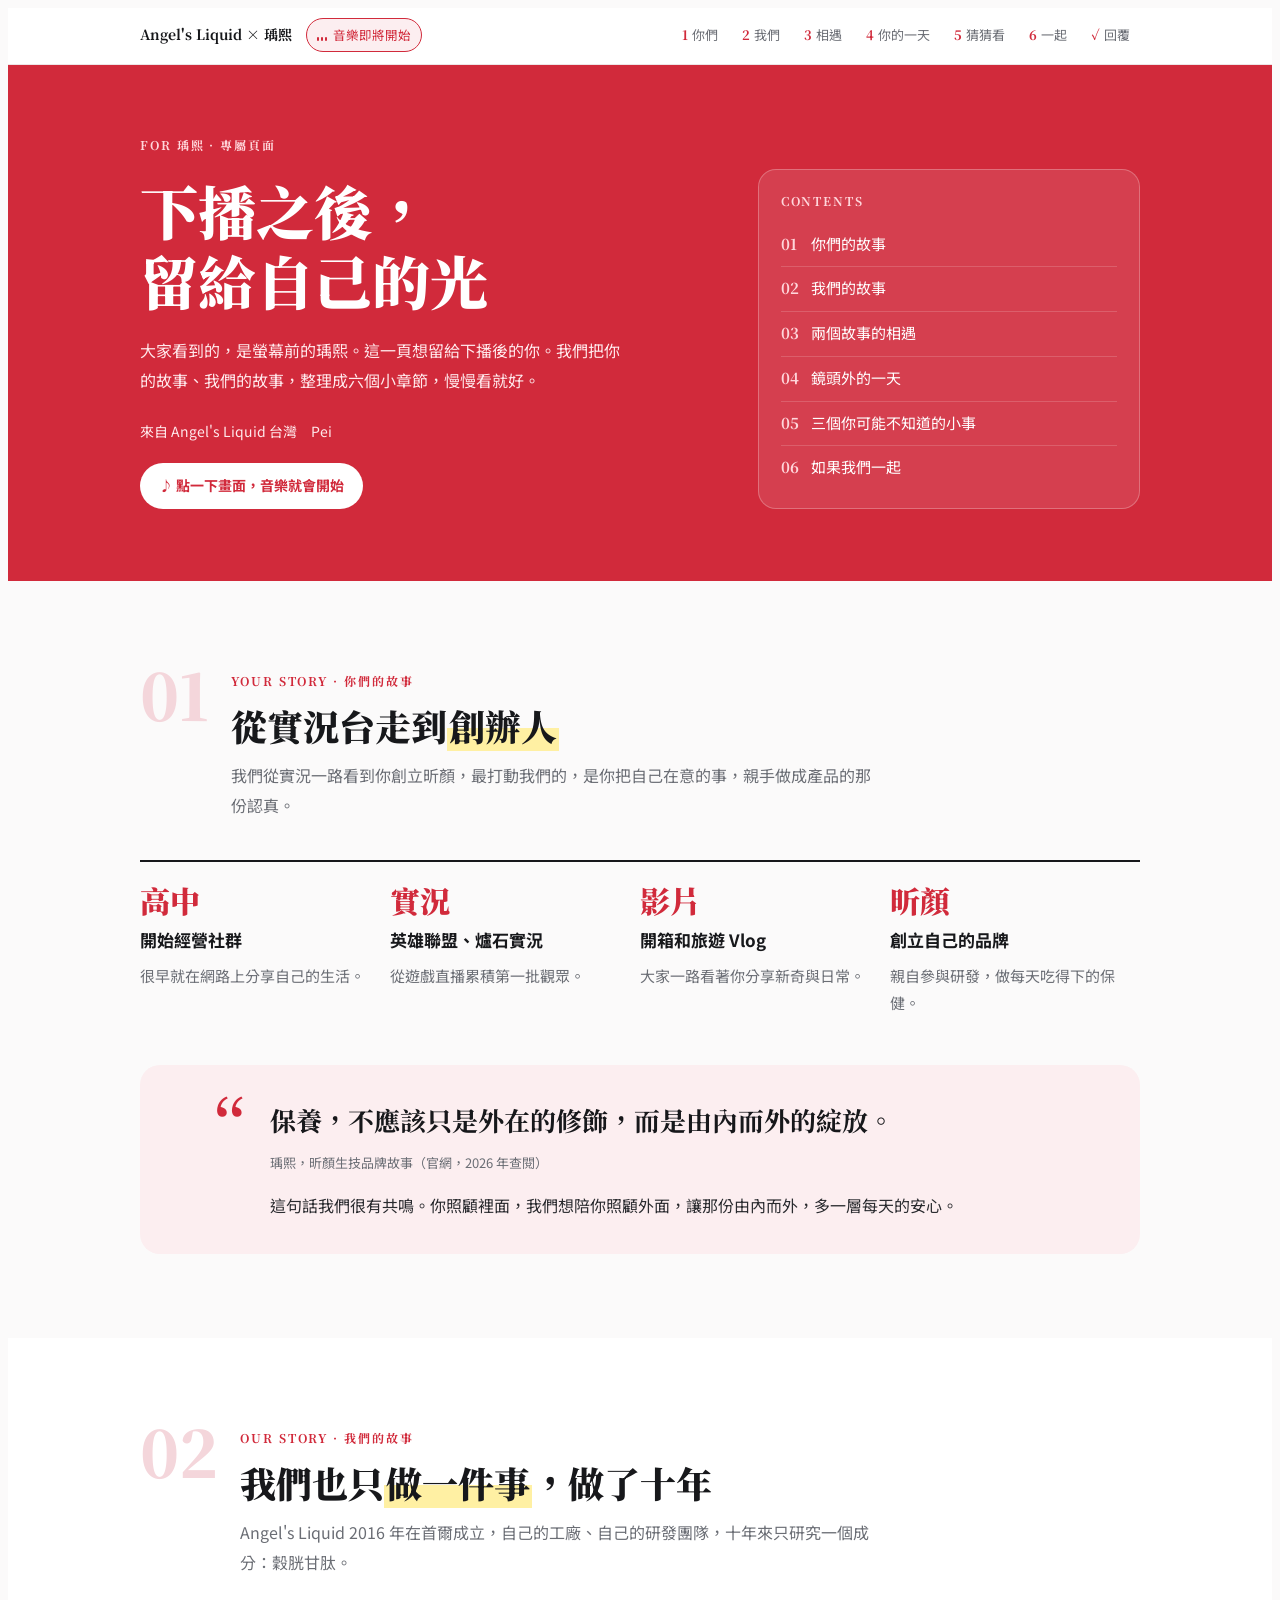
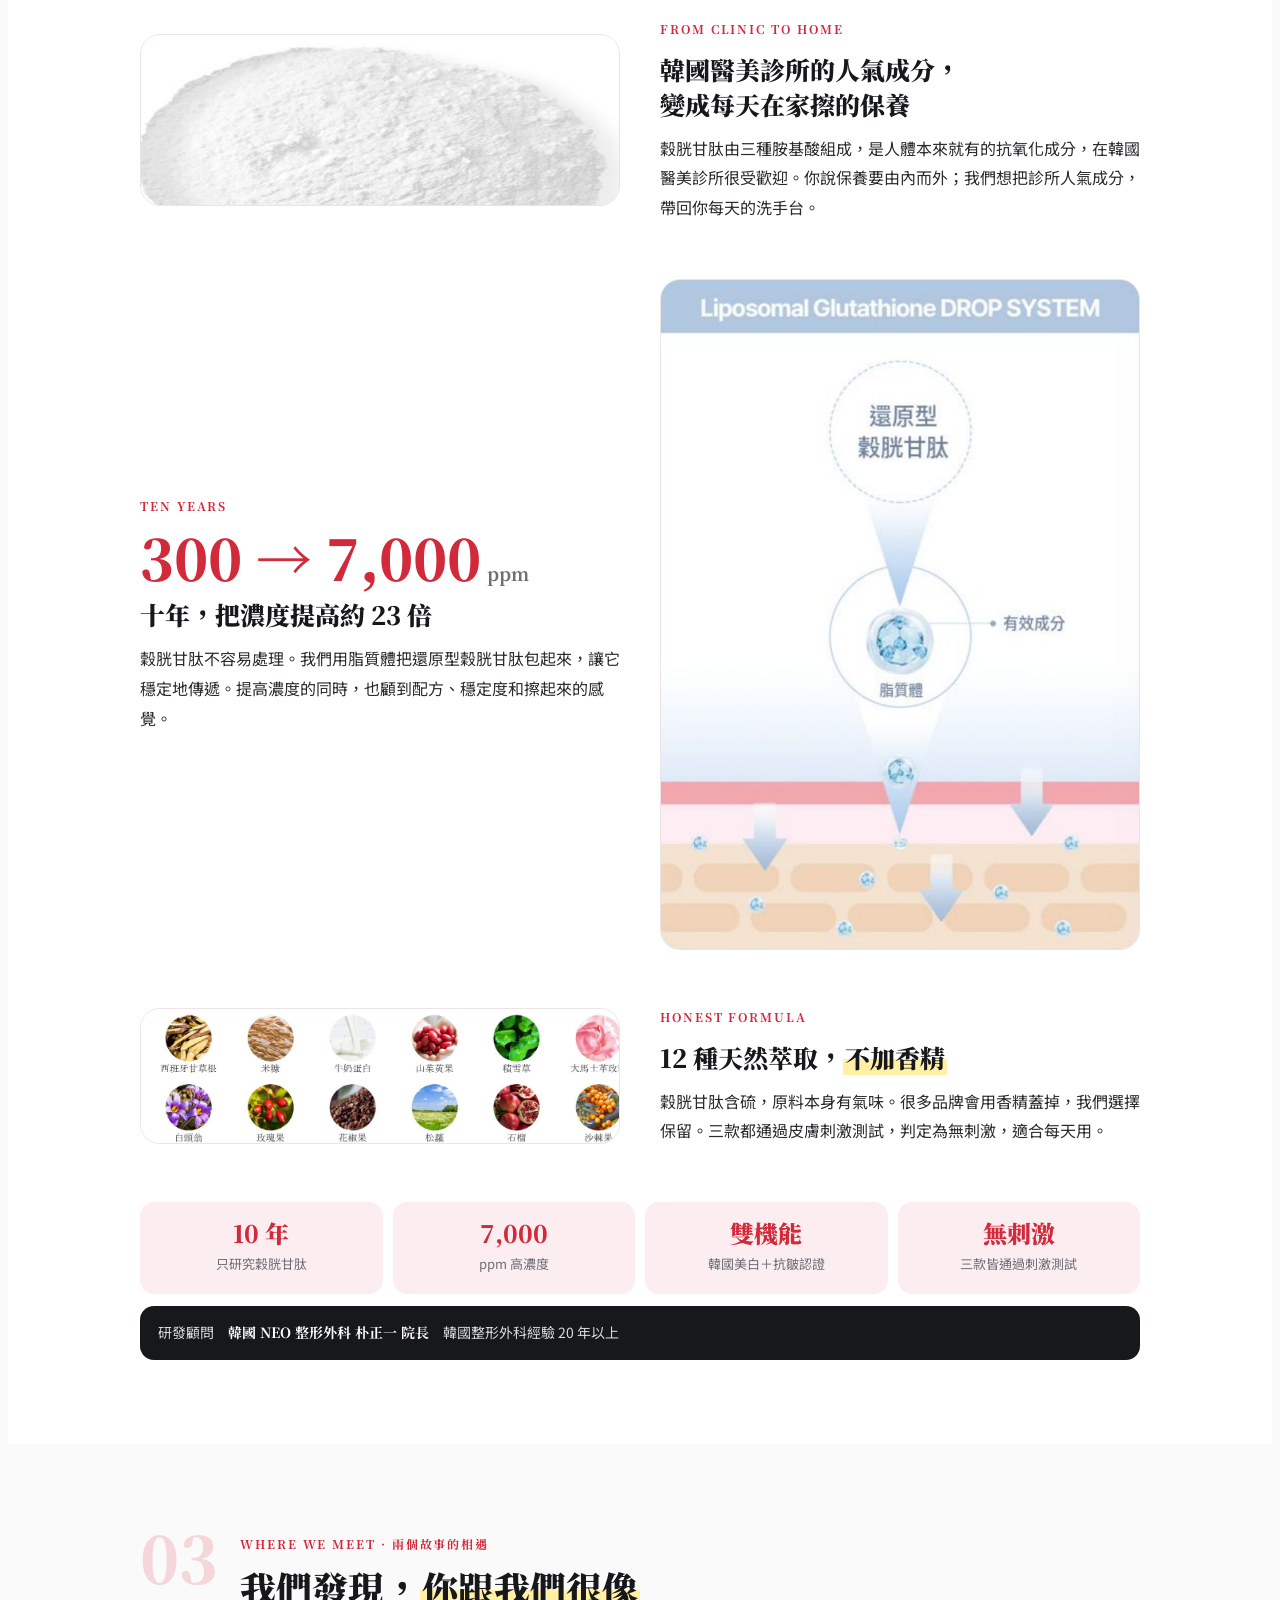
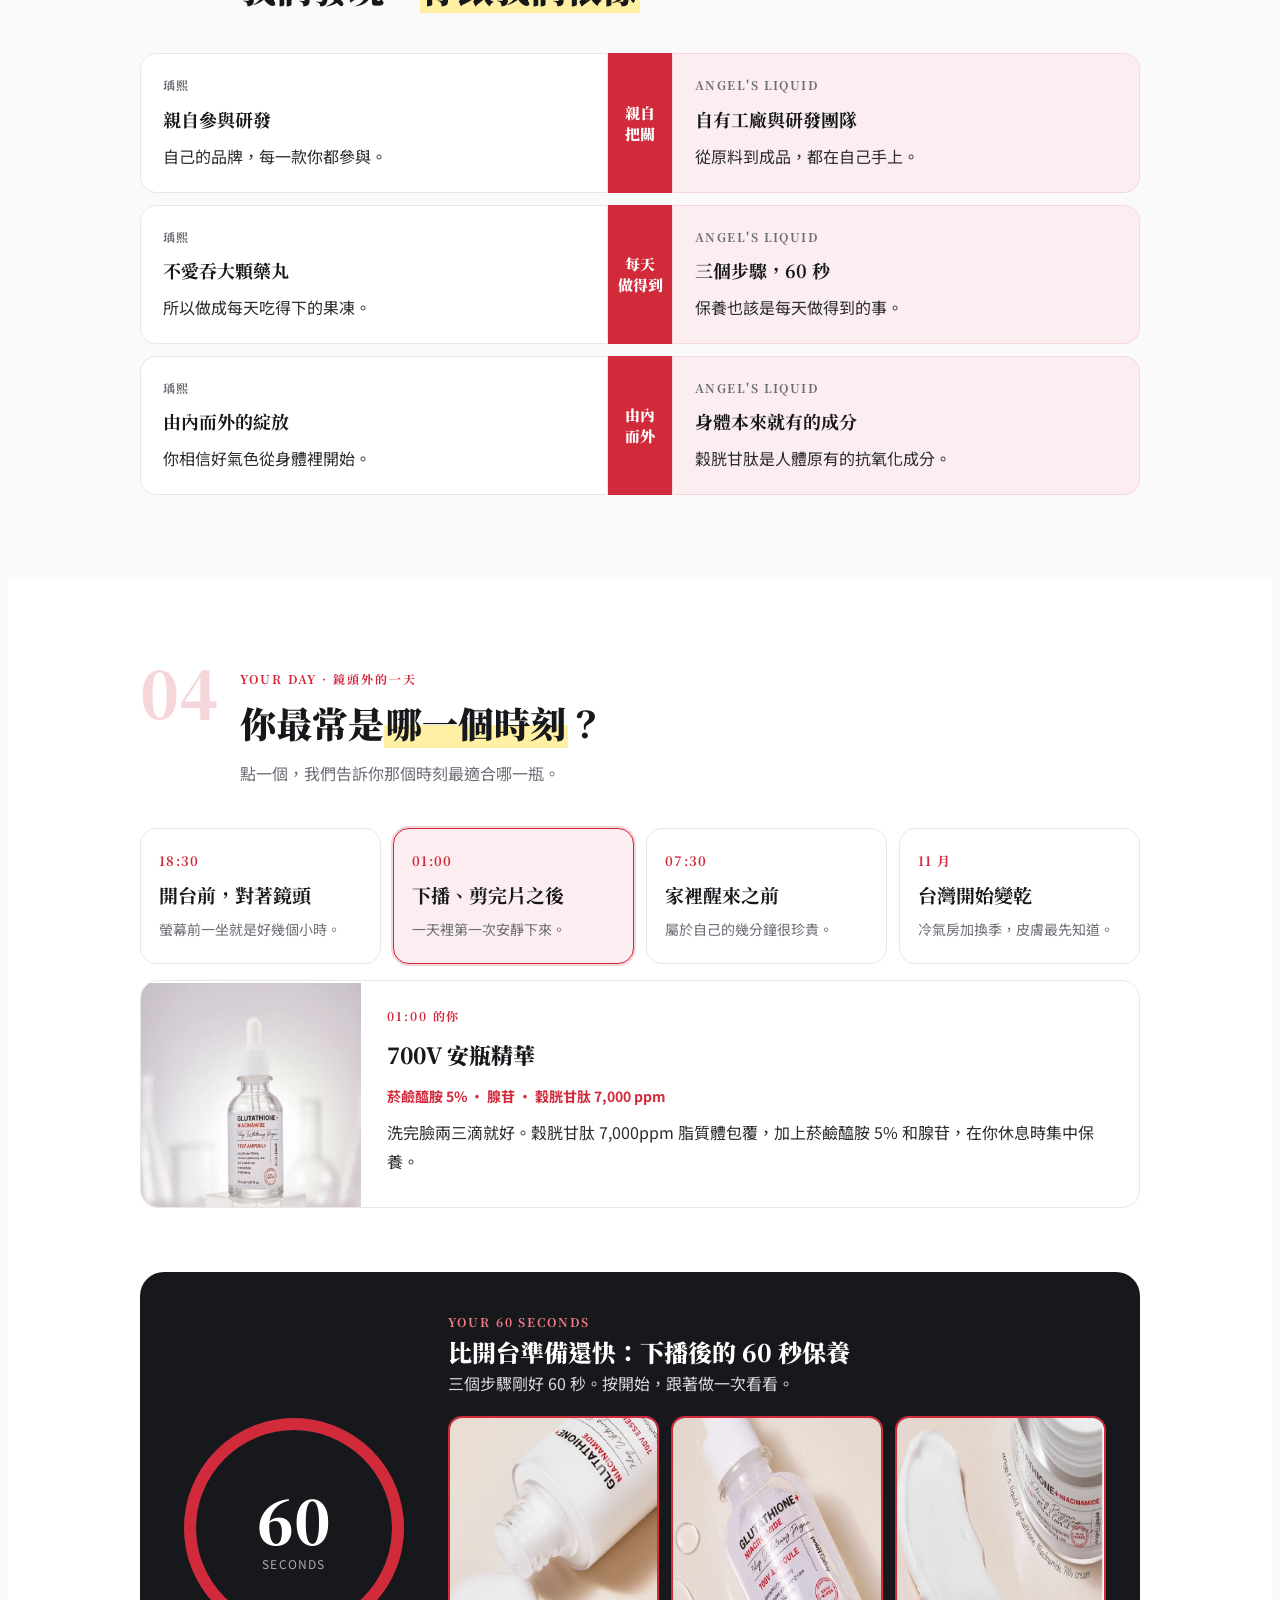
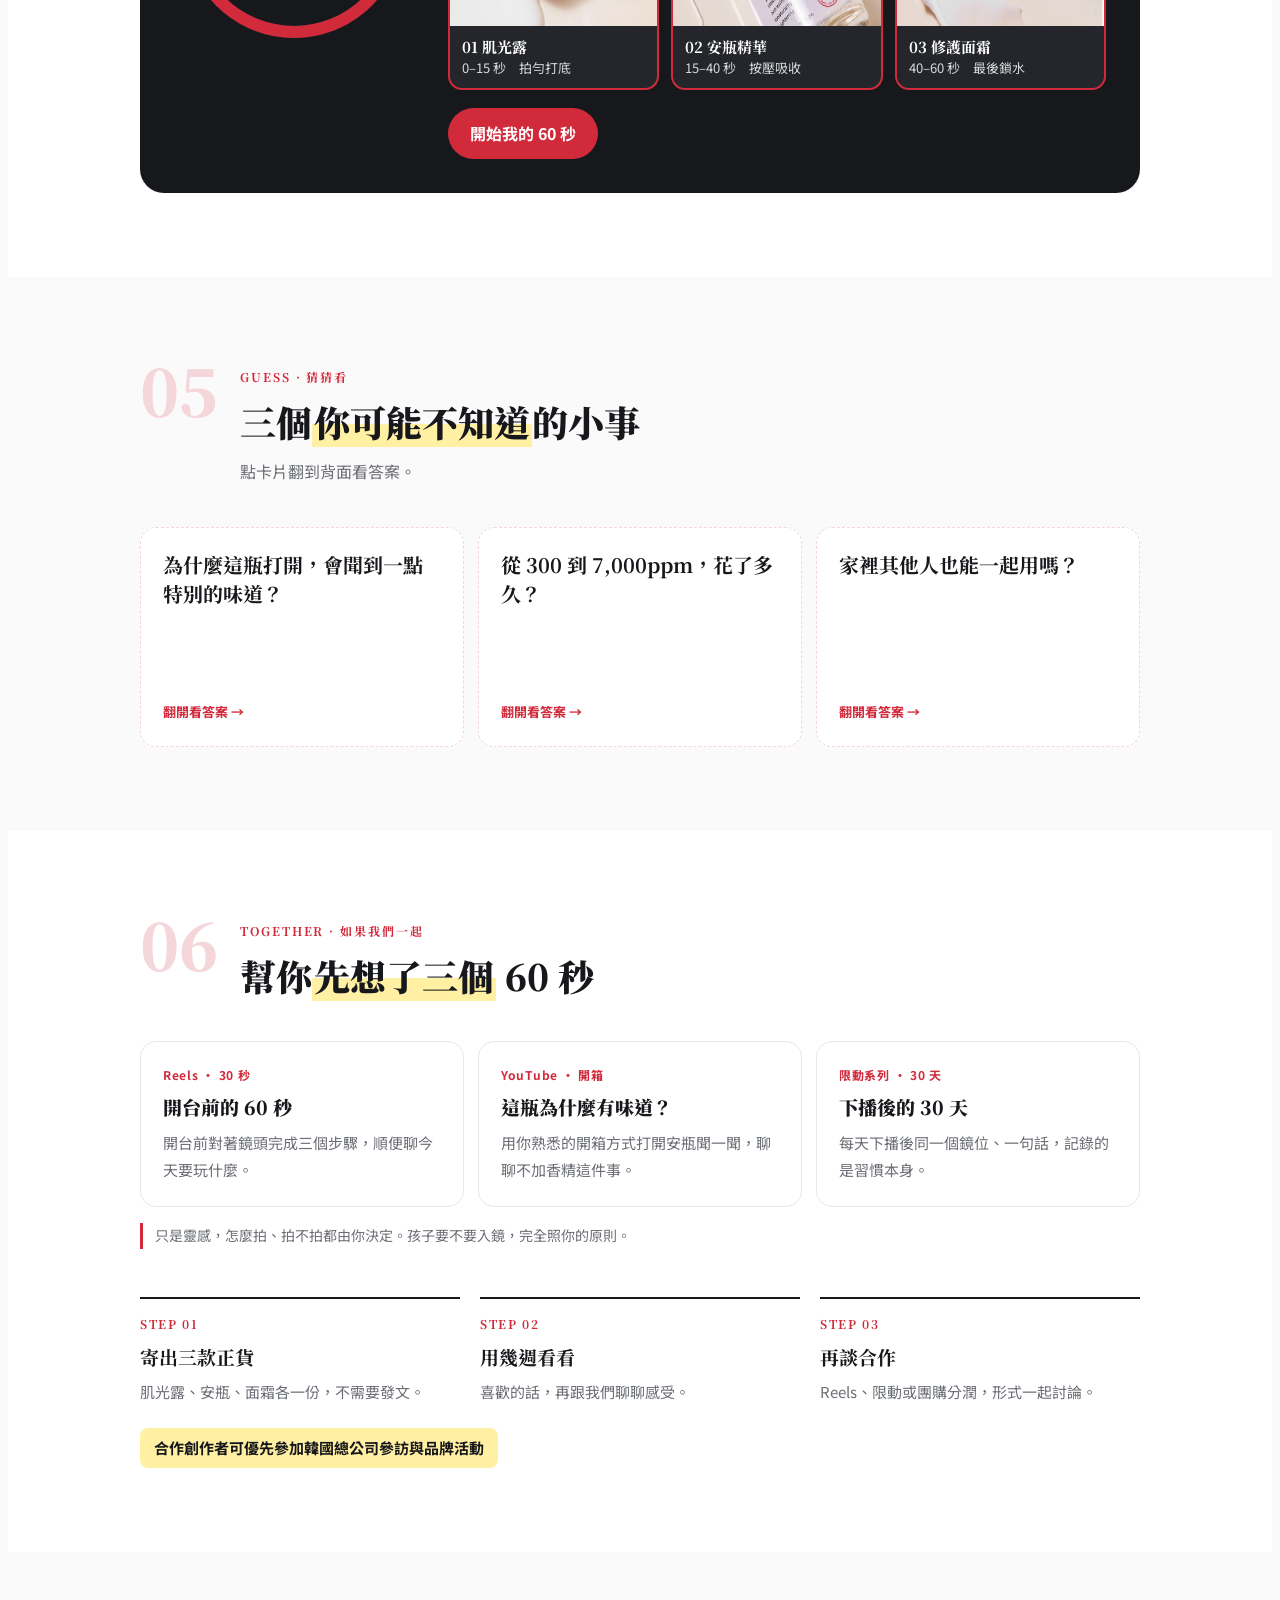
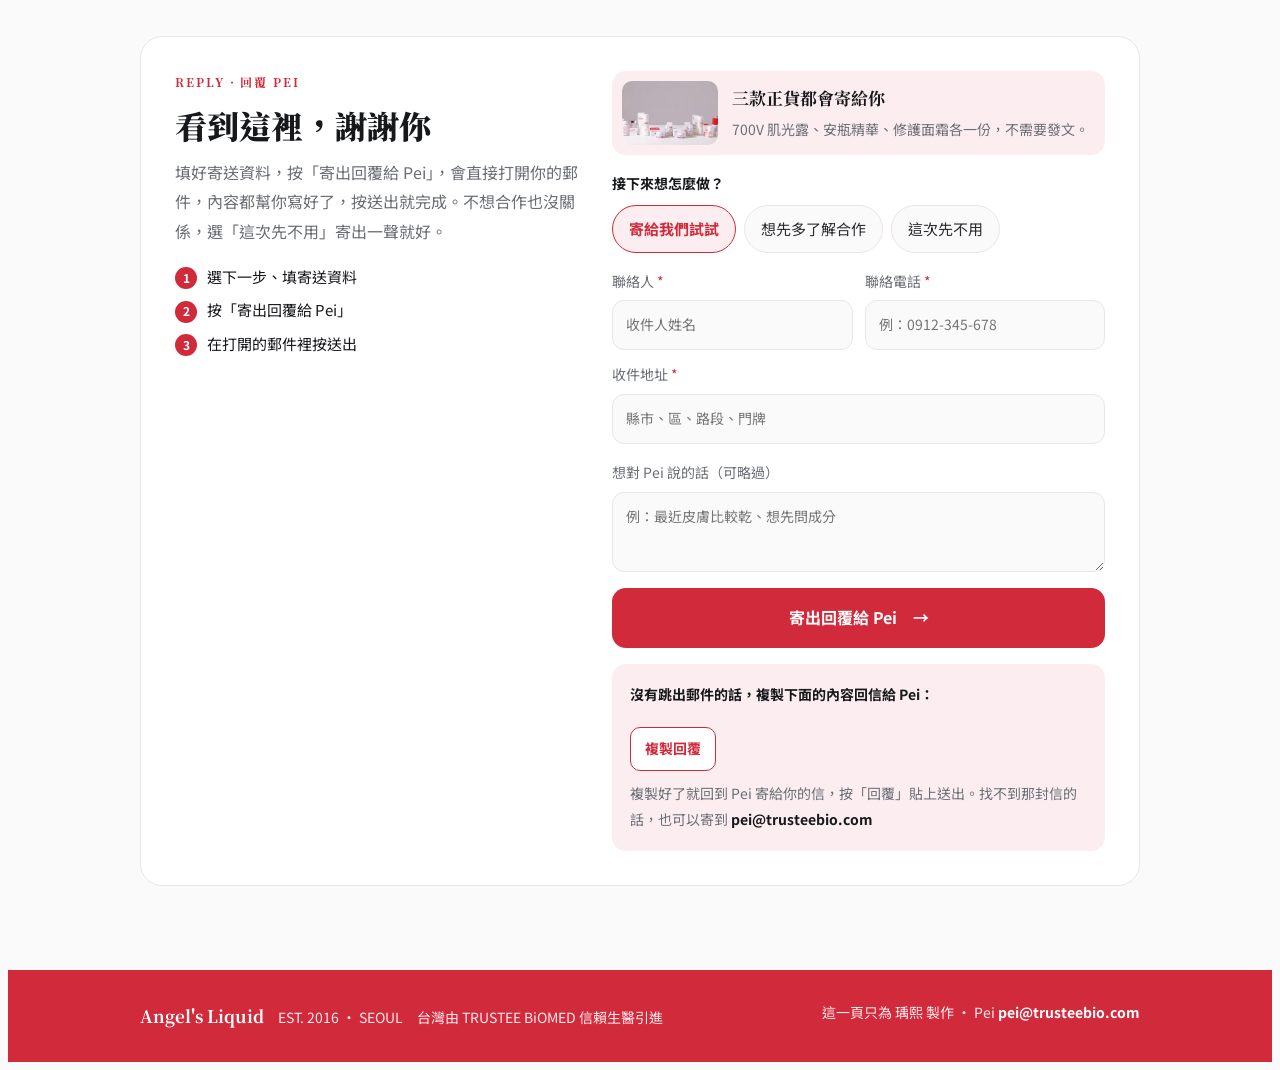
<file: uccu0323/index.html>
<!doctype html><html lang="zh-Hant"><head><meta charset="utf-8"><meta name="viewport" content="width=device-width,initial-scale=1,viewport-fit=cover"><meta name="robots" content="noindex,nofollow">
<title>給 瑀熙 的一頁｜Angel&#x27;s Liquid</title><meta name="description" content="大家看到的，是螢幕前的瑀熙。這一頁想留給下播後的你。我們把你的故事、我們的故事，整理成六個小章節，慢慢看就好。">
<meta property="og:title" content="給 瑀熙 的一頁｜Angel&#x27;s Liquid"><meta property="og:description" content="大家看到的，是螢幕前的瑀熙。這一頁想留給下播後的你。我們把你的故事、我們的故事，整理成六個小章節，慢慢看就好。"><meta property="og:image" content="https://pei-design.github.io/for/assets/img/group.jpg"><meta property="og:url" content="https://pei-design.github.io/for/uccu0323/"><meta name="theme-color" content="#D12A3B">
<link rel="preconnect" href="https://fonts.googleapis.com"><link rel="stylesheet" href="https://fonts.googleapis.com/css2?family=Noto+Serif+TC:wght@500;700;900&family=Noto+Sans+TC:wght@400;500;700&display=swap">
<style>/* Layout: a six-chapter booklet for one creator — sticky chapter rail, creator story → brand story → where they meet → her day → guess → collaborate; brand crimson, single light look */
:root{
  --crimson:#D12A3B; --crimson-deep:#A81E2D; --ink:#17181B; --text:#2A2B2F; --muted:#6B6E75;
  --white:#FFFFFF; --page:#FBFAFA; --blush:#FCEEF0; --blush-2:#F4D6DB; --line:#EDE4E6; --marker:#FFF0A3;
  --f-serif:"Noto Serif TC","Songti TC",serif;
  --f-sans:"Noto Sans TC","PingFang TC","Microsoft JhengHei",sans-serif;
  color-scheme:light;
}
*{box-sizing:border-box}
html{scroll-behavior:smooth}
@media (prefers-reduced-motion:reduce){html{scroll-behavior:auto}}
body{background:var(--page);color:var(--text);font-family:var(--f-sans);font-size:16px;line-height:1.85}
body::before{content:"";position:fixed;inset:0 0 auto;height:env(safe-area-inset-top,0px);z-index:10;background:var(--white)}
.band{padding-left:max(16px,env(safe-area-inset-left,0px));padding-right:max(16px,env(safe-area-inset-right,0px))}
.inner{max-width:1000px;margin:0 auto}
h1,h2,h3{font-family:var(--f-serif);color:var(--ink);margin:0;text-wrap:balance;line-height:1.4}
p{margin:0}
img{display:block;max-width:100%}
.label{font-family:var(--f-serif);font-weight:700;font-size:12px;letter-spacing:.16em;text-transform:uppercase;color:var(--crimson)}
mark{background:linear-gradient(transparent 55%,var(--marker) 55%);color:inherit;padding:0 2px;white-space:nowrap}
button{font:inherit}
button:focus-visible,a:focus-visible{outline:2px solid var(--crimson);outline-offset:3px}

/* chapter rail */
.rail{position:sticky;top:env(safe-area-inset-top,0px);z-index:9;background:rgba(255,255,255,.96);border-bottom:1px solid var(--line);backdrop-filter:blur(6px)}
.rail .inner{display:flex;align-items:center;gap:14px;padding-block:10px;overflow-x:auto;scrollbar-width:none}
.rail .inner::-webkit-scrollbar{display:none}
.rail .brand{font-family:var(--f-serif);font-weight:700;color:var(--ink);white-space:nowrap;font-size:14px}
.rail nav{display:flex;gap:4px;margin-left:auto}
.rail a{white-space:nowrap;text-decoration:none;font-size:13px;color:var(--muted);padding:5px 10px;border-radius:999px}
.rail a b{font-family:var(--f-serif);color:var(--crimson);margin-right:4px}
.rail a.on{background:var(--blush);color:var(--crimson);font-weight:700}
.bar{height:2px;background:var(--crimson);width:0;transition:width .15s linear}

/* chapter frame */
.ch{padding-block:84px}
.ch-head{display:grid;grid-template-columns:auto 1fr;gap:22px;align-items:start;margin-bottom:40px;max-width:46em}
.ch-no{font-family:var(--f-serif);font-weight:900;font-size:64px;line-height:.9;color:var(--blush-2)}
.ch-head h2{font-size:clamp(26px,3.8vw,36px);font-weight:900;margin-top:6px}
.ch-head p{color:var(--muted);margin-top:10px}
.alt{background:var(--white)}

/* cover */
.cover{background:var(--crimson);color:var(--white)}
.cover .inner{padding-block:64px 72px;display:grid;grid-template-columns:1.2fr .8fr;gap:44px;align-items:end}
.cover .label{color:#FFD6DB}
.cover h1{color:var(--white);font-size:clamp(34px,5.8vw,58px);font-weight:900;line-height:1.22;margin:16px 0 20px}
.cover p{color:#FFE9EC;max-width:30em}
.toc{background:rgba(255,255,255,.1);border:1px solid rgba(255,255,255,.25);border-radius:18px;padding:20px 22px;display:flex;flex-direction:column;gap:2px}
.toc .label{margin-bottom:8px}
.toc a{display:grid;grid-template-columns:30px 1fr;color:var(--white);text-decoration:none;padding:7px 0;border-top:1px solid rgba(255,255,255,.16);font-size:15px}
.toc a:first-of-type{border-top:0}
.toc a b{font-family:var(--f-serif);color:#FFD6DB}
.toc a:hover span{text-decoration:underline}
.from{margin-top:24px;font-size:14px;color:#FFD6DB}
@media (max-width:800px){.cover .inner{grid-template-columns:1fr}}

/* ch1 timeline */
.tl{list-style:none;margin:0;padding:0;display:grid;grid-template-columns:repeat(4,1fr);border-top:2px solid var(--ink)}
.tl li{padding:20px 18px 0 0;display:flex;flex-direction:column;gap:6px;min-width:0}
.tl .yr{font-family:var(--f-serif);font-weight:900;font-size:30px;color:var(--crimson);font-variant-numeric:tabular-nums;line-height:1.2}
.tl b{color:var(--ink);font-size:17px}
.tl span{font-size:15px;color:var(--muted)}
@media (max-width:800px){.tl{grid-template-columns:1fr 1fr;row-gap:26px}}
@media (max-width:440px){.tl{grid-template-columns:1fr}}
.quote{margin-top:48px;background:var(--blush);border-radius:20px;padding:34px 36px;display:grid;grid-template-columns:auto 1fr;gap:22px}
.quote .q{font-family:var(--f-serif);font-size:72px;line-height:.8;color:var(--crimson)}
.quote blockquote{margin:0;font-family:var(--f-serif);font-weight:700;font-size:clamp(20px,2.8vw,26px);color:var(--ink);line-height:1.6}
.quote cite{display:block;margin-top:10px;font-style:normal;font-size:13px;color:var(--muted)}
.quote p{margin-top:16px}
@media (max-width:560px){.quote{grid-template-columns:1fr;padding:26px}}

/* ch2 brand story: alternating image/text rows */
.rows{display:flex;flex-direction:column;gap:56px}
.row{display:grid;grid-template-columns:1fr 1fr;gap:40px;align-items:center}
.row.flip-r .media{order:2}
.row .media{background:var(--white);border:1px solid var(--line);border-radius:20px;overflow:hidden}
.row .media img{width:100%;height:auto}
.row .txt{display:flex;flex-direction:column;gap:12px}
.row .txt h3{font-size:clamp(21px,2.6vw,25px);font-weight:900}
.row .big{font-family:var(--f-serif);font-weight:900;font-size:clamp(40px,6vw,56px);color:var(--crimson);line-height:1}
.row .big small{font-size:18px;color:var(--muted);font-weight:700;margin-left:6px}
@media (max-width:800px){.row{grid-template-columns:1fr;gap:20px}.row.flip-r .media{order:0}}
.proofs{display:grid;grid-template-columns:repeat(4,1fr);gap:10px;margin-top:56px}
.proof{background:var(--blush);border-radius:14px;padding:16px 12px;text-align:center}
.proof b{display:block;font-family:var(--f-serif);font-weight:900;font-size:24px;color:var(--crimson);line-height:1.25}
.proof span{font-size:13px;color:var(--muted)}
@media (max-width:700px){.proofs{grid-template-columns:1fr 1fr}}
.doc{margin-top:12px;background:var(--ink);color:#D9DADD;border-radius:14px;padding:14px 18px;font-size:14px}
.doc b{color:var(--white);font-family:var(--f-serif)}

/* ch3 meet */
.meet{display:flex;flex-direction:column;gap:12px}
.pair{display:grid;grid-template-columns:1fr 64px 1fr;align-items:stretch;gap:0}
.pair > div{background:var(--white);border:1px solid var(--line);padding:20px 22px;display:flex;flex-direction:column;gap:6px;min-width:0}
.pair .you{border-radius:16px 0 0 16px}
.pair .us{border-radius:0 16px 16px 0;background:var(--blush);border-color:var(--blush-2)}
.pair .mid{background:var(--crimson);border:0;color:var(--white);align-items:center;justify-content:center;font-family:var(--f-serif);font-weight:900;font-size:15px;padding:8px;text-align:center;line-height:1.4}
.pair .who{font-size:12px;letter-spacing:.12em;font-weight:700;color:var(--muted);font-family:var(--f-serif)}
.pair b{font-family:var(--f-serif);font-size:18px;color:var(--ink)}
@media (max-width:640px){.pair{grid-template-columns:1fr}.pair .you{border-radius:16px 16px 0 0}.pair .us{border-radius:0 0 16px 16px}.pair .mid{padding:6px}}

/* ch4 day */
.scenes{display:grid;grid-template-columns:repeat(4,1fr);gap:12px}
.scene{background:var(--white);border:1px solid var(--line);border-radius:16px;padding:20px 18px;text-align:left;cursor:pointer;display:flex;flex-direction:column;gap:8px;color:inherit;min-width:0}
.scene .t{font-family:var(--f-serif);font-size:13px;letter-spacing:.1em;color:var(--crimson);font-weight:700}
.scene b{font-family:var(--f-serif);font-size:19px;color:var(--ink);line-height:1.45}
.scene span{font-size:14px;color:var(--muted)}
.scene[aria-pressed="true"]{border-color:var(--crimson);background:var(--blush);box-shadow:0 0 0 2px var(--blush-2)}
@media (max-width:860px){.scenes{grid-template-columns:1fr 1fr}}

.answer{margin-top:16px;background:var(--white);border:1px solid var(--line);border-radius:18px;overflow:hidden;display:grid;grid-template-columns:220px 1fr}
.answer img{width:100%;height:100%;object-fit:cover;background:#F2F1F3}
.answer .body{padding:24px 26px;display:flex;flex-direction:column;gap:8px;min-width:0}
.answer .name{font-family:var(--f-serif);font-weight:900;font-size:22px;color:var(--ink)}
.answer .spec{font-size:14px;color:var(--crimson);font-weight:700}
@media (max-width:600px){.answer{grid-template-columns:1fr}.answer img{height:220px}}
.routine{margin-top:64px;background:var(--ink);border-radius:24px;padding:34px;display:grid;grid-template-columns:240px 1fr;gap:34px;align-items:center;color:#D9DADD}
.routine h3{color:var(--white);font-size:24px;font-weight:900}
.ring{position:relative;width:100%;max-width:240px;aspect-ratio:1}
.ring svg{width:100%;height:100%;transform:rotate(-90deg)}
.ring .face{position:absolute;inset:0;display:flex;flex-direction:column;align-items:center;justify-content:center;gap:4px}
.ring .sec{font-family:var(--f-serif);font-weight:900;font-size:60px;line-height:1;color:var(--white);font-variant-numeric:tabular-nums}
.ring .face small{font-size:12px;color:#A9ABB1;letter-spacing:.1em}
.rsteps{display:grid;grid-template-columns:repeat(3,1fr);gap:12px;margin-top:18px}
.rstep{border-radius:14px;overflow:hidden;background:#24262B;border:2px solid transparent;transition:border-color .3s,opacity .3s;opacity:.55}
.rstep.on{border-color:var(--crimson);opacity:1}
.rstep img{width:100%;aspect-ratio:1;object-fit:cover}
.rstep div{padding:10px 12px;font-size:13px;line-height:1.5}
.rstep b{display:block;color:var(--white);font-family:var(--f-serif);font-size:15px}
.go{margin-top:18px;background:var(--crimson);color:var(--white);border:0;border-radius:999px;padding:11px 22px;font-weight:700;cursor:pointer}
.go:hover{background:var(--crimson-deep)}
@media (max-width:760px){.routine{grid-template-columns:1fr;padding:24px}.ring{margin:0 auto;max-width:200px}}


/* ch5 flips */
.flips{display:grid;grid-template-columns:repeat(3,1fr);gap:14px}
.flip{perspective:900px;border:0;background:none;padding:0;cursor:pointer;min-height:220px;text-align:left}
.flip .card{position:relative;width:100%;height:100%;min-height:220px;transition:transform .6s;transform-style:preserve-3d}
.flip[aria-pressed="true"] .card{transform:rotateY(180deg)}
.flip .side{position:absolute;inset:0;border-radius:16px;padding:22px;display:flex;flex-direction:column;gap:10px;backface-visibility:hidden;-webkit-backface-visibility:hidden}
.flip .front{background:var(--white);border:1.5px dashed var(--blush-2)}
.flip .front b{font-family:var(--f-serif);font-size:20px;color:var(--ink);line-height:1.45}
.flip .front span{margin-top:auto;font-size:13px;color:var(--crimson);font-weight:700}
.flip .back{background:var(--crimson);color:var(--white);transform:rotateY(180deg)}
.flip .back .t{font-size:12px;letter-spacing:.14em;color:#FFD6DB;font-family:var(--f-serif);font-weight:700}
@media (prefers-reduced-motion:reduce){.flip .card{transition:none}}
@media (max-width:780px){.flips{grid-template-columns:1fr}}

/* ch6 */
.ideas{display:grid;grid-template-columns:repeat(3,1fr);gap:14px}
.idea{background:var(--white);border:1px solid var(--line);border-radius:16px;padding:22px;display:flex;flex-direction:column;gap:8px}
.idea .fmt{font-size:12px;font-weight:700;color:var(--crimson);letter-spacing:.06em}
.idea h3{font-size:19px;font-weight:900}
.idea p{font-size:15px;color:var(--muted)}
.aside{margin-top:16px;font-size:14px;color:var(--muted);border-left:3px solid var(--crimson);padding-left:12px}
@media (max-width:780px){.ideas{grid-template-columns:1fr}}
.steps{list-style:none;margin:48px 0 0;padding:0;display:grid;grid-template-columns:repeat(3,1fr);gap:20px;counter-reset:s}
.steps li{border-top:2px solid var(--ink);padding-top:14px;display:flex;flex-direction:column;gap:4px}
.steps li::before{counter-increment:s;content:"STEP 0" counter(s);font-family:var(--f-serif);font-size:12px;letter-spacing:.14em;color:var(--crimson);font-weight:700}
.steps b{font-family:var(--f-serif);font-size:19px;color:var(--ink)}
.steps span{color:var(--muted);font-size:15px}
.perk{margin-top:22px;display:inline-block;background:var(--marker);color:var(--ink);font-weight:700;padding:6px 14px;border-radius:8px;font-size:15px}
@media (max-width:640px){.steps{grid-template-columns:1fr}}

/* reply */
.reply{background:var(--white);border:1px solid var(--line);border-radius:22px;padding:34px;display:grid;grid-template-columns:.9fr 1.1fr;gap:34px}
@media (max-width:780px){.reply{grid-template-columns:1fr;padding:24px}}
.reply .head{display:flex;flex-direction:column;gap:10px}
.reply .head h2{font-size:clamp(26px,3.6vw,32px);font-weight:900}
.reply .head p{color:var(--muted)}
.reply .form{display:flex;flex-direction:column;gap:16px;min-width:0}
.grp{display:flex;flex-direction:column;gap:8px}
.grp>span{font-size:14px;font-weight:700;color:var(--ink)}
.chips{display:flex;flex-wrap:wrap;gap:8px}
.chip{padding:9px 16px;border-radius:999px;border:1px solid var(--line);background:var(--page);color:var(--text);cursor:pointer;font-size:15px}
.chip[aria-pressed="true"]{border-color:var(--crimson);background:var(--blush);color:var(--crimson);font-weight:700}
label{font-size:14px;color:var(--muted);display:flex;flex-direction:column;gap:6px}
input,textarea{font:inherit;color:var(--text);background:var(--page);border:1px solid var(--line);border-radius:12px;padding:11px 13px;width:100%}
textarea{min-height:80px;resize:vertical}
.send{background:var(--crimson);color:var(--white);border:0;border-radius:14px;padding:15px;font-weight:700;font-size:16px;cursor:pointer}
.send:hover{background:var(--crimson-deep)}
.out{background:var(--blush);border-radius:14px;padding:18px;display:flex;flex-direction:column;gap:10px}
.out pre{margin:0;white-space:pre-wrap;font-family:var(--f-sans);font-size:15px}
.ghost{align-self:flex-start;background:var(--white);border:1px solid var(--crimson);color:var(--crimson);border-radius:10px;padding:8px 14px;cursor:pointer;font-weight:700;font-size:14px}
.addr{font-weight:700;color:var(--ink);user-select:all}
.gift{display:grid;grid-template-columns:96px 1fr;gap:14px;align-items:center;background:var(--blush);border-radius:14px;padding:10px;}
.gift img{width:96px;height:64px;object-fit:cover;border-radius:10px}
.gift b{display:block;font-family:var(--f-serif);color:var(--ink);font-size:17px}
.gift span{font-size:14px;color:var(--muted)}
.ship{display:grid;grid-template-columns:1fr 1fr;gap:12px}
.ship .wide{grid-column:1/-1}
@media (max-width:440px){.ship{grid-template-columns:1fr}}
label em{color:var(--crimson);font-style:normal}
.err{color:var(--crimson);font-size:14px;font-weight:700}
.how{margin:6px 0 0;padding:0;list-style:none;counter-reset:h;display:flex;flex-direction:column;gap:6px}
.how li{counter-increment:h;display:flex;gap:10px;align-items:baseline;font-size:15px;color:var(--ink)}
.how li::before{content:counter(h);flex:none;width:22px;height:22px;border-radius:50%;background:var(--crimson);color:#fff;font-size:12px;font-weight:700;display:inline-flex;align-items:center;justify-content:center}
.ship[hidden]{display:none!important}

footer{background:var(--crimson);color:#FFE9EC}
footer .inner{padding-block:30px;display:flex;justify-content:space-between;flex-wrap:wrap;gap:12px;font-size:14px}
footer b{font-family:var(--f-serif);color:var(--white);font-size:17px}

/* ---------- phone ---------- */
@media (max-width:600px){
  body{font-size:15.5px;line-height:1.8}
  .rail .brand{display:none}
  .rail nav{margin-left:0}
  .rail a{padding:5px 8px}
  .ch{padding-block:52px}
  .ch-head{grid-template-columns:1fr;gap:4px;margin-bottom:26px}
  .ch-no{font-size:40px}
  .ch-head h2{font-size:25px;margin-top:2px}
  .cover .inner{padding-block:40px 44px;gap:28px}
  .cover h1{font-size:30px;line-height:1.3;margin:12px 0 14px}
  .cover h1 span{display:block}
  .toc{padding:14px 16px}
  .toc a{padding:6px 0;font-size:14px}
  .tl{grid-template-columns:1fr 1fr;column-gap:14px;row-gap:18px}
  .tl li{padding:14px 0 0}
  .tl .yr{font-size:24px}
  .tl b{font-size:15px}
  .tl span{font-size:14.5px;line-height:1.65}
  .quote{margin-top:32px;padding:22px 20px;gap:6px}
  .quote .q{font-size:48px}
  .quote blockquote{font-size:19px}
  .rows{gap:36px}
  .row .txt h3{font-size:20px}
  .proofs{margin-top:36px}
  .proof{padding:14px 10px}
  .proof span,.proof small{font-size:13px}
  .proof b{font-size:20px}
  .pair > div{padding:14px 16px}
  .pair b{font-size:16px}
  .scenes{grid-template-columns:1fr 1fr;gap:8px}
  .scene{padding:14px 12px;gap:4px}
  .scene b{font-size:15.5px}
  .scene span{font-size:14px;line-height:1.6}
  .scene .t{font-size:13px}
  .answer img{height:180px}
  .answer .body{padding:18px}
  .routine{margin-top:40px;padding:22px 18px;gap:18px}
  .ring{max-width:160px}
  .ring .sec{font-size:44px}
  .routine h3{font-size:20px}
  .rsteps{grid-template-columns:1fr;gap:8px}
  .rstep{display:grid;grid-template-columns:76px 1fr;align-items:center}
  .rstep img{aspect-ratio:1;height:76px}
  .rstep div{padding:10px 14px;font-size:14px;line-height:1.55}
  .rstep b{font-size:15px}
  .go{width:100%}
  .flip,.flip .card{min-height:150px}
  .flip .side{padding:18px}
  .flip .front b{font-size:18px}
  .idea{padding:18px}
  .steps{margin-top:36px;gap:14px}
  .reply{padding:20px 16px;gap:22px;border-radius:18px}
  .chip{padding:8px 13px;font-size:14px}
  footer .inner{flex-direction:column;gap:6px}
}
@media (max-width:360px){.scenes{grid-template-columns:1fr}}
/* music */
.music{flex:none;display:inline-flex;align-items:center;gap:6px;border:1px solid var(--line);background:var(--white);color:var(--muted);border-radius:999px;padding:4px 10px;font-size:12.5px;cursor:pointer;white-space:nowrap}
.music[aria-pressed="true"]{border-color:var(--crimson);color:var(--crimson);background:var(--blush)}
.eq{display:inline-flex;align-items:flex-end;gap:2px;height:11px}
.eq i{width:2px;height:4px;background:currentColor;border-radius:1px}
.music[aria-pressed="true"] .eq i{animation:eq 1s infinite ease-in-out}
.music[aria-pressed="true"] .eq i:nth-child(2){animation-delay:.2s}.music[aria-pressed="true"] .eq i:nth-child(3){animation-delay:.4s}
@keyframes eq{0%,100%{height:3px}50%{height:11px}}
@media (prefers-reduced-motion:reduce){.music[aria-pressed="true"] .eq i{animation:none;height:8px}}
.music-cta{margin-top:18px;background:rgba(255,255,255,.14);color:#fff;border:1px solid rgba(255,255,255,.4);border-radius:999px;padding:9px 18px;font-size:14px;font-weight:700;cursor:pointer}
.music-cta[aria-pressed="true"]{background:#fff;color:var(--crimson)}
.music-cta:hover{background:rgba(255,255,255,.24)}
@media (max-width:600px){.rail .music{order:-1}}

a.send{display:block;text-align:center;text-decoration:none}
</style></head><body><div id="app"></div>
<script>/* Shared renderer for the creator booklet site. renderSite(d) -> HTML string; bindSite(root,d) wires interactions. */
var SITE_EMAIL='pei@trusteebio.com';
function _e(s){return String(s==null?'':s).replace(/[&<>"]/g,function(c){return {'&':'&amp;','<':'&lt;','>':'&gt;','"':'&quot;'}[c];});}
function _mark(t,m){t=_e(t);if(m){var em=_e(m);var i=t.indexOf(em);if(i>=0)return t.slice(0,i)+'<mark>'+em+'</mark>'+t.slice(i+em.length);}return t;}
function _br(t){return _e(t).replace(/\n/g,'<br>');}
var SITE_PRODUCTS={
  toner:{img:'../assets/img/toner.jpg',name:'700V 肌光露',spec:'150 mL · 化妝水質地 · 菸鹼醯胺'},
  ampoule:{img:'../assets/img/ampoule.jpg',name:'700V 安瓶精華',spec:'菸鹼醯胺 5% · 腺苷 · 穀胱甘肽 7,000 ppm'},
  cream:{img:'../assets/img/cream.jpg',name:'700V 修護面霜',spec:'角鯊烷 · 腺苷 · 柔滑不黏'}
};
function renderSite(d){
  d=d||{};var h=d.hero||{},c1=d.c1||{},c2=d.c2||{},c3=d.c3||{},c4=d.c4||{},c5=d.c5||{},c6=d.c6||{},rp=d.reply||{};
  var name=d.creator_name||'',ch=d.channel||'';
  var scenes=(c4.scenes||[]).slice(0,4),def=Math.min(Math.max(c4.default||0,0),Math.max(scenes.length-1,0));
  var s0=scenes[def]||{},p0=SITE_PRODUCTS[s0.p]||SITE_PRODUCTS.ampoule;
  var head=function(no,en,title,mark,intro){return '<div class="ch-head"><span class="ch-no">'+no+'</span><div><span class="label">'+en+'</span><h2>'+_mark(title,mark)+'</h2>'+(intro?'<p>'+_e(intro)+'</p>':'')+'</div></div>';};
  var o='';
  o+='<div class="rail band"><div class="inner"><span class="brand">Angel\'s Liquid × '+_e(ch||name)+'</span><button class="music" type="button" data-music aria-pressed="false"><span class="eq" aria-hidden="true"><i></i><i></i><i></i></span><span data-music-label>音樂</span></button><nav aria-label="章節">'
   +'<a href="#c1"><b>1</b>你們</a><a href="#c2"><b>2</b>我們</a><a href="#c3"><b>3</b>相遇</a><a href="#c4"><b>4</b>你的一天</a><a href="#c5"><b>5</b>猜猜看</a><a href="#c6"><b>6</b>一起</a><a href="#reply"><b>✓</b>回覆</a></nav></div><div class="bar" data-bar></div></div>';
  o+='<header class="cover band"><div class="inner"><div><span class="label">'+_e(h.eyebrow||('For '+name+' · 專屬頁面'))+'</span><h1>'+_e(h.title_l1||'')+'<br>'+_e(h.title_l2||'')+'</h1><p>'+_e(h.sub||'')+'</p><p class="from">來自 Angel\'s Liquid 台灣　Pei</p><button class="music-cta" type="button" data-music aria-pressed="false">♪ 開啟音樂，慢慢看</button></div>'
   +'<nav class="toc" aria-label="目錄"><span class="label">Contents</span><a href="#c1"><b>01</b><span>你們的故事</span></a><a href="#c2"><b>02</b><span>我們的故事</span></a><a href="#c3"><b>03</b><span>兩個故事的相遇</span></a><a href="#c4"><b>04</b><span>鏡頭外的一天</span></a><a href="#c5"><b>05</b><span>三個你可能不知道的小事</span></a><a href="#c6"><b>06</b><span>如果我們一起</span></a></nav></div></header><main>';
  // 1
  o+='<section class="ch band" id="c1"><div class="inner">'+head('01','Your story · 你們的故事',c1.title,c1.mark,c1.intro)+'<ol class="tl">';
  (c1.timeline||[]).slice(0,4).forEach(function(t){o+='<li><span class="yr">'+_e(t.k)+'</span><b>'+_e(t.b)+'</b><span>'+_e(t.s)+'</span></li>';});
  o+='</ol>';
  if(c1.quote&&c1.quote.text){o+='<div class="quote"><span class="q" aria-hidden="true">“</span><div><blockquote>'+_e(c1.quote.text)+'</blockquote>'+(c1.quote.cite?'<cite>'+_e(c1.quote.cite)+'</cite>':'')+(c1.quote.reflection?'<p>'+_e(c1.quote.reflection)+'</p>':'')+'</div></div>';}
  else if(c1.reflection){o+='<div class="quote"><span class="q" aria-hidden="true">“</span><div><p style="margin:0">'+_e(c1.reflection)+'</p></div></div>';}
  o+='</div></section>';
  // 2
  o+='<section class="ch band alt" id="c2"><div class="inner">'+head('02','Our story · 我們的故事',c2.title||'我們也只做一件事，做了十年',c2.mark||'做一件事',c2.intro||'Angel\'s Liquid 2016 年在首爾成立，自己的工廠、自己的研發團隊，從頭到尾只研究一個成分。')+'<div class="rows">'
   +'<div class="row"><div class="media"><img src="../assets/img/powder.jpg" alt="穀胱甘肽原料粉末"></div><div class="txt"><span class="label">From clinic to home</span><h3>韓國醫美診所的人氣成分，變成每天在家擦的保養</h3><p>穀胱甘肽由三種胺基酸組成，是人體本來就有的抗氧化成分，在韓國醫美診所很受歡迎。'+_e(c2.bridge||'但不是每個人都有時間跑診所。我們想把它帶回家。')+'</p></div></div>'
   +'<div class="row flip-r"><div class="media"><img src="../assets/img/liposome.jpg" alt="脂質體包覆穀胱甘肽示意圖"></div><div class="txt"><span class="label">Ten years</span><span class="big">300 → 7,000<small>ppm</small></span><h3>十年，把濃度提高約 23 倍</h3><p>穀胱甘肽不容易處理。我們用脂質體把還原型穀胱甘肽包起來，讓它穩定地傳遞。提高濃度的同時，也顧到配方、穩定度和擦起來的感覺。</p></div></div>'
   +'<div class="row"><div class="media"><img src="../assets/img/extracts.jpg" alt="12 種天然萃取"></div><div class="txt"><span class="label">Honest formula</span><h3>12 種天然萃取，<mark>不加香精</mark></h3><p>穀胱甘肽含硫，原料本身有氣味。很多品牌會用香精蓋掉，我們選擇保留。三款都通過皮膚刺激測試，判定為無刺激，適合每天用。</p></div></div></div>'
   +'<div class="proofs"><div class="proof"><b>10 年</b><span>只研究穀胱甘肽</span></div><div class="proof"><b>7,000</b><span>ppm 高濃度</span></div><div class="proof"><b>雙機能</b><span>韓國美白＋抗皺認證</span></div><div class="proof"><b>無刺激</b><span>三款皆通過刺激測試</span></div></div>'
   +'<div class="doc">研發顧問　<b>韓國 NEO 整形外科 朴正一 院長</b>　韓國整形外科經驗 20 年以上</div></div></section>';
  // 3
  o+='<section class="ch band" id="c3"><div class="inner">'+head('03','Where we meet · 兩個故事的相遇',c3.title||'我們發現，你們跟我們很像',c3.mark||'你們跟我們很像','')+'<div class="meet">';
  (c3.pairs||[]).slice(0,3).forEach(function(p){o+='<div class="pair"><div class="you"><span class="who">'+_e((ch||name).toUpperCase())+'</span><b>'+_e(p.you_b)+'</b><span>'+_e(p.you_s)+'</span></div><div class="mid">'+_br(p.mid)+'</div><div class="us"><span class="who">ANGEL\'S LIQUID</span><b>'+_e(p.us_b)+'</b><span>'+_e(p.us_s)+'</span></div></div>';});
  o+='</div></div></section>';
  // 4
  o+='<section class="ch band alt" id="c4"><div class="inner">'+head('04','Your day · 鏡頭外的一天',c4.title||'你最常是哪一個時刻？',c4.mark||'哪一個時刻',c4.intro||'點一個，我們告訴你那個時刻最適合哪一瓶。')+'<div class="scenes" role="group" aria-label="選擇一個時刻">';
  scenes.forEach(function(s,i){o+='<button class="scene" type="button" aria-pressed="'+(i===def)+'" data-i="'+i+'"><span class="t">'+_e(s.t)+'</span><b>'+_e(s.b)+'</b><span>'+_e(s.s)+'</span></button>';});
  o+='</div><div class="answer" aria-live="polite"><img data-ans-img src="'+p0.img+'" alt="'+_e(p0.name)+'"><div class="body"><span class="label" data-ans-tag>'+_e(s0.t||'')+' 的你</span><span class="name" data-ans-name>'+_e(p0.name)+'</span><span class="spec" data-ans-spec>'+_e(p0.spec)+'</span><p data-ans-why>'+_e(s0.why||'')+'</p></div></div>';
  o+='<div class="routine"><div class="ring"><svg viewBox="0 0 120 120" aria-hidden="true"><circle cx="60" cy="60" r="52" fill="none" stroke="#2E3035" stroke-width="6"/><circle data-arc cx="60" cy="60" r="52" fill="none" stroke="#D12A3B" stroke-width="6" stroke-linecap="round" stroke-dasharray="326.73" stroke-dashoffset="0"/></svg><div class="face"><span class="sec" data-sec>60</span><small>SECONDS</small></div></div>'
   +'<div><span class="label" style="color:#F07A86">Your 60 seconds</span><h3>'+_e(c4.routine_title||'三個步驟，60 秒保養')+'</h3><p data-rstat>三個步驟剛好 60 秒。按開始，跟著做一次看看。</p><div class="rsteps">'
   +'<div class="rstep on" data-rs><img src="../assets/img/step1.jpg" alt="肌光露質地"><div><b>01 肌光露</b>0–15 秒　拍勻打底</div></div>'
   +'<div class="rstep on" data-rs><img src="../assets/img/step2.jpg" alt="安瓶精華質地"><div><b>02 安瓶精華</b>15–40 秒　按壓吸收</div></div>'
   +'<div class="rstep on" data-rs><img src="../assets/img/step3.jpg" alt="修護面霜質地"><div><b>03 修護面霜</b>40–60 秒　最後鎖水</div></div></div>'
   +'<button class="go" data-timer type="button">開始我的 60 秒</button></div></div></div></section>';
  // 5
  o+='<section class="ch band" id="c5"><div class="inner">'+head('05','Guess · 猜猜看','三個你可能不知道的小事','你可能不知道','點卡片翻到背面看答案。')+'<div class="flips">';
  (c5.flips||[]).slice(0,3).forEach(function(f){o+='<button class="flip" type="button" aria-pressed="false"><div class="card"><div class="side front"><b>'+_e(f.q)+'</b><span>翻開看答案 →</span></div><div class="side back"><span class="t">ANSWER</span><p>'+_e(f.a)+'</p></div></div></button>';});
  o+='</div></div></section>';
  // 6
  o+='<section class="ch band alt" id="c6"><div class="inner">'+head('06','Together · 如果我們一起',c6.title||'幫你們先想了三個拍攝點子',c6.mark||'三個','')+'<div class="ideas">';
  (c6.ideas||[]).slice(0,3).forEach(function(x){o+='<div class="idea"><span class="fmt">'+_e(x.fmt)+'</span><h3>'+_e(x.title)+'</h3><p>'+_e(x.how)+'</p></div>';});
  o+='</div><p class="aside">'+_e(c6.aside||'只是靈感，怎麼拍、拍不拍都由你們決定。')+'</p>'
   +'<ol class="steps"><li><b>寄出三款正貨</b><span>肌光露、安瓶、面霜各一份，不需要發文。</span></li><li><b>用幾週看看</b><span>喜歡的話，再跟我們聊聊感受。</span></li><li><b>再談合作</b><span>Reels、限動或團購分潤，形式一起討論。</span></li></ol>'
   +'<span class="perk">合作創作者可優先參加韓國總公司參訪與品牌活動</span></div></section>';
  // reply
  o+='<section class="ch band" id="reply"><div class="inner"><div class="reply"><div class="head"><span class="label">Reply · 回覆 Pei</span><h2>'+_e(rp.title||'看到這裡，謝謝你')+'</h2>'
   +'<p>填好寄送資料，按「寄出回覆給 Pei」，會直接打開你的郵件，內容都幫你寫好了，按送出就完成。不想合作也沒關係，選「這次先不用」寄出一聲就好。</p>'
   +'<ol class="how"><li>選下一步、填寄送資料</li><li>按「寄出回覆給 Pei」</li><li>在打開的郵件裡按送出</li></ol></div>'
   +'<div class="form"><div class="gift"><img src="../assets/img/group.jpg" alt=""><div><b>三款正貨都會寄給你</b><span>700V 肌光露、安瓶精華、修護面霜各一份，不需要發文。</span></div></div>'
   +'<div class="grp"><span>接下來想怎麼做？</span><div class="chips" role="group" aria-label="下一步"><button class="chip ac" type="button" aria-pressed="true" data-v="send">寄給我們試試</button><button class="chip ac" type="button" aria-pressed="false" data-v="more">想先多了解合作</button><button class="chip ac" type="button" aria-pressed="false" data-v="no">這次先不用</button></div></div>'
   +'<div class="ship" data-ship><label><span>聯絡人 <em>*</em></span><input data-f="name" type="text" autocomplete="name" placeholder="收件人姓名"></label><label><span>聯絡電話 <em>*</em></span><input data-f="phone" type="tel" autocomplete="tel" placeholder="例：0912-345-678"></label><label class="wide"><span>收件地址 <em>*</em></span><input data-f="addr" type="text" autocomplete="street-address" placeholder="縣市、區、路段、門牌"></label></div>'
   +'<p class="err" data-err role="alert" hidden></p><label>想對 Pei 說的話（可略過）<textarea data-f="note" placeholder="例：最近皮膚比較乾、想先問成分"></textarea></label>'
   +'<a class="send" data-make href="mailto:'+SITE_EMAIL+'" target="_blank" rel="noopener" role="button">寄出回覆給 Pei　→</a><div class="out" data-out hidden><p style="font-size:14px;color:var(--ink);font-weight:700;margin:0">沒有跳出郵件的話，複製下面的內容回信給 Pei：</p><pre data-out-text></pre><button class="ghost" data-copy type="button">複製回覆</button><span data-copied style="font-size:13px;color:var(--crimson)" hidden>已複製</span>'
   +'<p style="font-size:14px;color:var(--muted)">複製好了就回到 Pei 寄給你的信，按「回覆」貼上送出。找不到那封信的話，也可以寄到 <span class="addr">'+SITE_EMAIL+'</span></p></div></div></div></div></section></main>';
  o+='<footer class="band"><div class="inner"><span><b>Angel\'s Liquid</b>　EST. 2016 · SEOUL　台灣由 TRUSTEE BiOMED 信賴生醫引進</span><span>這一頁只為 '+_e(ch||name)+' 製作 · Pei <span class="addr" style="color:#fff">'+SITE_EMAIL+'</span></span></div></footer>';
  return o;
}

/* Original ambient music, synthesized live with Web Audio (no audio file, no licensing). */
function SiteMusic(win){
  /* Plays the licensed track "Cafe Lofi" (Pixabay, zephiramusic) from the page's own files: loop, gentle fade in/out. */
  var A=null,on=false,fade=null,TARGET=0.55,cbs=[];
  function el(){ if(!A){ A=new win.Audio('../assets/audio/cafe-lofi.mp3'); A.loop=true; A.preload='auto'; A.volume=0;
      ['play','playing','pause'].forEach(function(ev){A.addEventListener(ev,function(){cbs.forEach(function(f){try{f();}catch(e){}});});}); } return A; }
  function ramp(to,ms,done){ var a=el(); if(fade) win.clearInterval(fade); var from=a.volume,t0=Date.now();
    fade=win.setInterval(function(){ var k=Math.min(1,(Date.now()-t0)/ms); try{a.volume=Math.max(0,Math.min(1,from+(to-from)*k));}catch(e){} if(k>=1){ win.clearInterval(fade); fade=null; if(done) done(); } },50); }
  function tryPlay(){ var a=el(); var p=a.play(); if(p&&p.then){ p.then(function(){ ramp(TARGET,2200); }).catch(function(){}); } else ramp(TARGET,2200); }
  return {
    start:function(){ on=true; tryPlay(); },
    stop:function(){ on=false; if(A) ramp(0,900,function(){ if(!on) A.pause(); }); },
    unlock:function(){ if(on&&(!A||A.paused)) tryPlay(); },
    playing:function(){ return !!(on&&A&&!A.paused); },
    isOn:function(){ return on; },
    onState:function(fn){ if(cbs.indexOf(fn)<0) cbs.push(fn); },
    toggle:function(){ if(on) this.stop(); else this.start(); return on; },
    supported:typeof win.Audio==='function'
  };
}
function bindSite(root,d,win,opts){
  win=win||window;var doc=root.ownerDocument||document;
  var q=function(s){return root.querySelector(s);},qa=function(s){return Array.prototype.slice.call(root.querySelectorAll(s));};
  var scenes=((d.c4||{}).scenes||[]).slice(0,4),sign=(d.reply||{}).sign||d.creator_name||'';
  // rail
  var links=qa('.rail nav a'),bar=q('[data-bar]');
  function onScroll(){var el=doc.documentElement,max=el.scrollHeight-el.clientHeight;if(bar)bar.style.width=(max>0?Math.min(100,el.scrollTop/max*100):0)+'%';var cur=-1;links.forEach(function(a,i){var s=root.querySelector(a.getAttribute('href'));if(s&&s.getBoundingClientRect().top<win.innerHeight*0.4)cur=i;});links.forEach(function(a,i){a.classList.toggle('on',i===cur);});}
  win.addEventListener('scroll',onScroll,{passive:true});onScroll();
  links.concat(qa('.toc a')).forEach(function(a){a.addEventListener('click',function(e){var t=root.querySelector(a.getAttribute('href'));if(t){e.preventDefault();t.scrollIntoView({behavior:'smooth'});}});});

  // music: on by default; browsers only allow sound after the first tap, so it starts on the first interaction anywhere
  opts=opts||{};
  var music=SiteMusic(win),mbtns=qa('[data-music]'),want=!!opts.autoMusic;
  if(!music.supported){mbtns.forEach(function(b){b.hidden=true;});}
  function ui(){var pl=music.playing(),pend=want&&!pl;mbtns.forEach(function(x){x.setAttribute('aria-pressed',want);});
    var l=q('[data-music-label]');if(l)l.textContent=pl?'音樂播放中':(pend?'音樂即將開始':'音樂');
    var c=q('.music-cta');if(c)c.textContent=pl?'♪ 音樂播放中（點一下關閉）':(pend?'♪ 點一下畫面，音樂就會開始':'♪ 開啟音樂，慢慢看');}
  function unlockAll(){ if(want){ music.unlock(); win.setTimeout(ui,120); } if(music.playing()){ ['pointerdown','keydown','touchend'].forEach(function(ev){doc.removeEventListener(ev,unlockAll,true);}); } }
  if(want&&music.supported){ music.start(); music.onState(ui); ['pointerdown','keydown','touchend'].forEach(function(ev){doc.addEventListener(ev,unlockAll,true);}); }
  mbtns.forEach(function(b){b.addEventListener('click',function(){
    if(want&&!music.playing()){ music.unlock(); }
    else if(want){ music.stop(); want=false; }
    else { want=true; music.start(); music.onState(ui); music.unlock(); }
    win.setTimeout(ui,150); ui(); });});
  ui();
  // scenes
  qa('.scene').forEach(function(b){b.addEventListener('click',function(){qa('.scene').forEach(function(x){x.setAttribute('aria-pressed',x===b);});var s=scenes[+b.dataset.i]||{},p=SITE_PRODUCTS[s.p]||SITE_PRODUCTS.ampoule;
    q('[data-ans-img]').src=p.img;q('[data-ans-img]').alt=p.name;q('[data-ans-name]').textContent=p.name;q('[data-ans-spec]').textContent=p.spec;q('[data-ans-why]').textContent=s.why||'';q('[data-ans-tag]').textContent=(s.t||'')+' 的你';});});
  // timer
  var C=326.73,arc=q('[data-arc]'),sec=q('[data-sec]'),btn=q('[data-timer]'),rs=qa('[data-rs]'),raf=null,t0=0;
  var msg=['01 肌光露：倒在手心，輕拍全臉。','02 安瓶精華：兩三滴，按壓到吸收。','03 修護面霜：薄薄一層，把水分鎖住。'];
  function frame(now){var el=Math.min(60,(now-t0)/1000);sec.textContent=Math.ceil(60-el);arc.setAttribute('stroke-dashoffset',String(C*el/60));var i=el<15?0:el<40?1:2;rs.forEach(function(r,k){r.classList.toggle('on',k===i&&el<60);});q('[data-rstat]').textContent=el<60?msg[i]:'完成。今天也辛苦了。';if(el<60)raf=win.requestAnimationFrame(frame);else{raf=null;btn.textContent='再來一次';rs.forEach(function(r){r.classList.add('on');});}}
  if(btn)btn.addEventListener('click',function(){if(raf)win.cancelAnimationFrame(raf);t0=win.performance.now();btn.textContent='進行中…';raf=win.requestAnimationFrame(frame);});
  // flips
  qa('.flip').forEach(function(f){f.addEventListener('click',function(){f.setAttribute('aria-pressed',f.getAttribute('aria-pressed')!=='true');});});
  // reply
  var acs=qa('.ac'),val=function(k){return (q('[data-f="'+k+'"]').value||'').trim();};
  acs.forEach(function(c){c.addEventListener('click',function(){acs.forEach(function(x){x.setAttribute('aria-pressed',x===c);});q('[data-ship]').hidden=c.dataset.v!=='send';q('[data-err]').hidden=true;q('[data-out]').hidden=true;});});
  var subj='Re: 我們把 '+(d.channel||d.creator_name||'')+' 的故事整理成一頁｜Angel\'s Liquid 品牌合作';
  function build(){var v=acs.filter(function(x){return x.getAttribute('aria-pressed')==='true';})[0].dataset.v;
    var n=val('name'),ph=val('phone'),ad=val('addr'),note=val('note'),miss=[];
    if(v==='send')miss=[!n&&'聯絡人',!ph&&'聯絡電話',!ad&&'收件地址'].filter(Boolean);
    var t='Pei 你好，\n\n';
    if(v==='send')t+='我們想試試看三款產品，寄送資料如下：\n聯絡人：'+n+'\n聯絡電話：'+ph+'\n收件地址：'+ad+'\n';
    else if(v==='more')t+='想先多了解合作方式，方便的話再跟我們說說。\n';else t+='這次先不用，謝謝你做的這一頁。\n';
    if(note)t+='\n'+note+'\n';t+='\n'+sign;return {t:t,miss:miss};}
  function refresh(){var r=build();q('[data-make]').setAttribute('href','mailto:'+SITE_EMAIL+'?subject='+encodeURIComponent(subj)+'&body='+encodeURIComponent(r.t));}
  qa('[data-f]').forEach(function(i){i.addEventListener('input',refresh);});acs.forEach(function(c){c.addEventListener('click',refresh);});refresh();
  q('[data-make]').addEventListener('click',function(e){var r=build(),err=q('[data-err]');err.hidden=true;
    if(r.miss.length){e.preventDefault();err.textContent='請填寫'+r.miss.join('、')+'，我們才能寄出。';err.hidden=false;q('[data-out]').hidden=true;return;}
    refresh();q('[data-out-text]').textContent=r.t;q('[data-copied]').hidden=true;win.setTimeout(function(){q('[data-out]').hidden=false;},600);});
  q('[data-copy]').addEventListener('click',function(){var t=q('[data-out-text]').textContent,ok=function(){q('[data-copied]').hidden=false;};var sel=function(){var r=doc.createRange();r.selectNodeContents(q('[data-out-text]'));var s=win.getSelection();s.removeAllRanges();s.addRange(r);};try{win.navigator.clipboard.writeText(t).then(ok,sel);}catch(e){sel();}});
}

(function(){var d={"c1": {"intro": "我們從實況一路看到你創立昕顏，最打動我們的，是你把自己在意的事，親手做成產品的那份認真。", "mark": "創辦人", "quote": {"cite": "瑀熙，昕顏生技品牌故事（官網，2026 年查閱）", "reflection": "這句話我們很有共鳴。你照顧裡面，我們想陪你照顧外面，讓那份由內而外，多一層每天的安心。", "text": "保養，不應該只是外在的修飾，而是由內而外的綻放。"}, "timeline": [{"b": "開始經營社群", "k": "高中", "s": "很早就在網路上分享自己的生活。"}, {"b": "英雄聯盟、爐石實況", "k": "實況", "s": "從遊戲直播累積第一批觀眾。"}, {"b": "開箱和旅遊 Vlog", "k": "影片", "s": "大家一路看著你分享新奇與日常。"}, {"b": "創立自己的品牌", "k": "昕顏", "s": "親自參與研發，做每天吃得下的保健。"}], "title": "從實況台走到創辦人"}, "c2": {"bridge": "你說保養要由內而外；我們想把診所人氣成分，帶回你每天的洗手台。", "intro": "Angel's Liquid 2016 年在首爾成立，自己的工廠、自己的研發團隊，十年來只研究一個成分：穀胱甘肽。", "mark": "做一件事", "title": "我們也只做一件事，做了十年"}, "c3": {"mark": "你跟我們很像", "pairs": [{"mid": "親自\n把關", "us_b": "自有工廠與研發團隊", "us_s": "從原料到成品，都在自己手上。", "you_b": "親自參與研發", "you_s": "自己的品牌，每一款你都參與。"}, {"mid": "每天\n做得到", "us_b": "三個步驟，60 秒", "us_s": "保養也該是每天做得到的事。", "you_b": "不愛吞大顆藥丸", "you_s": "所以做成每天吃得下的果凍。"}, {"mid": "由內\n而外", "us_b": "身體本來就有的成分", "us_s": "穀胱甘肽是人體原有的抗氧化成分。", "you_b": "由內而外的綻放", "you_s": "你相信好氣色從身體裡開始。"}], "title": "我們發現，你跟我們很像"}, "c4": {"default": 1, "intro": "點一個，我們告訴你那個時刻最適合哪一瓶。", "mark": "哪一個時刻", "routine_title": "比開台準備還快：下播後的 60 秒保養", "scenes": [{"b": "開台前，對著鏡頭", "p": "toner", "s": "螢幕前一坐就是好幾個小時。", "t": "18:30", "why": "化妝水質地、如水輕盈，全臉打底拍兩下就吸收，上妝前不會黏膩。"}, {"b": "下播、剪完片之後", "p": "ampoule", "s": "一天裡第一次安靜下來。", "t": "01:00", "why": "洗完臉兩三滴就好。穀胱甘肽 7,000ppm 脂質體包覆，加上菸鹼醯胺 5% 和腺苷，在你休息時集中保養。"}, {"b": "家裡醒來之前", "p": "toner", "s": "屬於自己的幾分鐘很珍貴。", "t": "07:30", "why": "150mL 大容量放在洗手台，像水一樣輕，忙碌的早上幾秒就完成第一步。"}, {"b": "台灣開始變乾", "p": "cream", "s": "冷氣房加換季，皮膚最先知道。", "t": "11 月", "why": "添加角鯊烷，柔滑不黏、鎖住水分，是秋冬最需要的最後一層。"}], "title": "你最常是哪一個時刻？"}, "c5": {"flips": [{"a": "穀胱甘肽的結構含硫，原料本身就有氣味。我們不加香精去蓋掉它，保留原料真實的樣子。", "q": "為什麼這瓶打開，會聞到一點特別的味道？"}, {"a": "十年。2016 年在首爾成立，自己的工廠和研發團隊一路只研究穀胱甘肽，才有今天的 7,000ppm 脂質體包覆。", "q": "從 300 到 7,000ppm，花了多久？"}, {"a": "可以。三款都通過皮膚刺激測試、判定無刺激，不加香精、質地清爽，肌光露 150mL 大容量，全家一起用也方便。", "q": "家裡其他人也能一起用嗎？"}]}, "c6": {"aside": "只是靈感，怎麼拍、拍不拍都由你決定。孩子要不要入鏡，完全照你的原則。", "ideas": [{"fmt": "Reels · 30 秒", "how": "開台前對著鏡頭完成三個步驟，順便聊今天要玩什麼。", "title": "開台前的 60 秒"}, {"fmt": "YouTube · 開箱", "how": "用你熟悉的開箱方式打開安瓶聞一聞，聊聊不加香精這件事。", "title": "這瓶為什麼有味道？"}, {"fmt": "限動系列 · 30 天", "how": "每天下播後同一個鏡位、一句話，記錄的是習慣本身。", "title": "下播後的 30 天"}], "mark": "先想了三個", "title": "幫你先想了三個 60 秒"}, "channel": "瑀熙", "creator_name": "瑀熙", "email": {"greeting": "瑀熙 你好，", "opening": "我是 Angel's Liquid 台灣的 Pei。之前寄過一封比較長的信，這次想換個方式：把你和我們的故事，整理成只給瑀熙的一頁。", "subject": "我們把 瑀熙 的故事整理成一頁｜Angel's Liquid 品牌合作"}, "hero": {"eyebrow": "For 瑀熙 · 專屬頁面", "sub": "大家看到的，是螢幕前的瑀熙。這一頁想留給下播後的你。我們把你的故事、我們的故事，整理成六個小章節，慢慢看就好。", "title_l1": "下播之後，", "title_l2": "留給自己的光"}, "reply": {"sign": "瑀熙", "title": "看到這裡，謝謝你"}, "slug": "uccu0323"};var app=document.getElementById('app');app.innerHTML=renderSite(d);bindSite(app,d,window,{autoMusic:true});})();
</script></body></html>
</file>
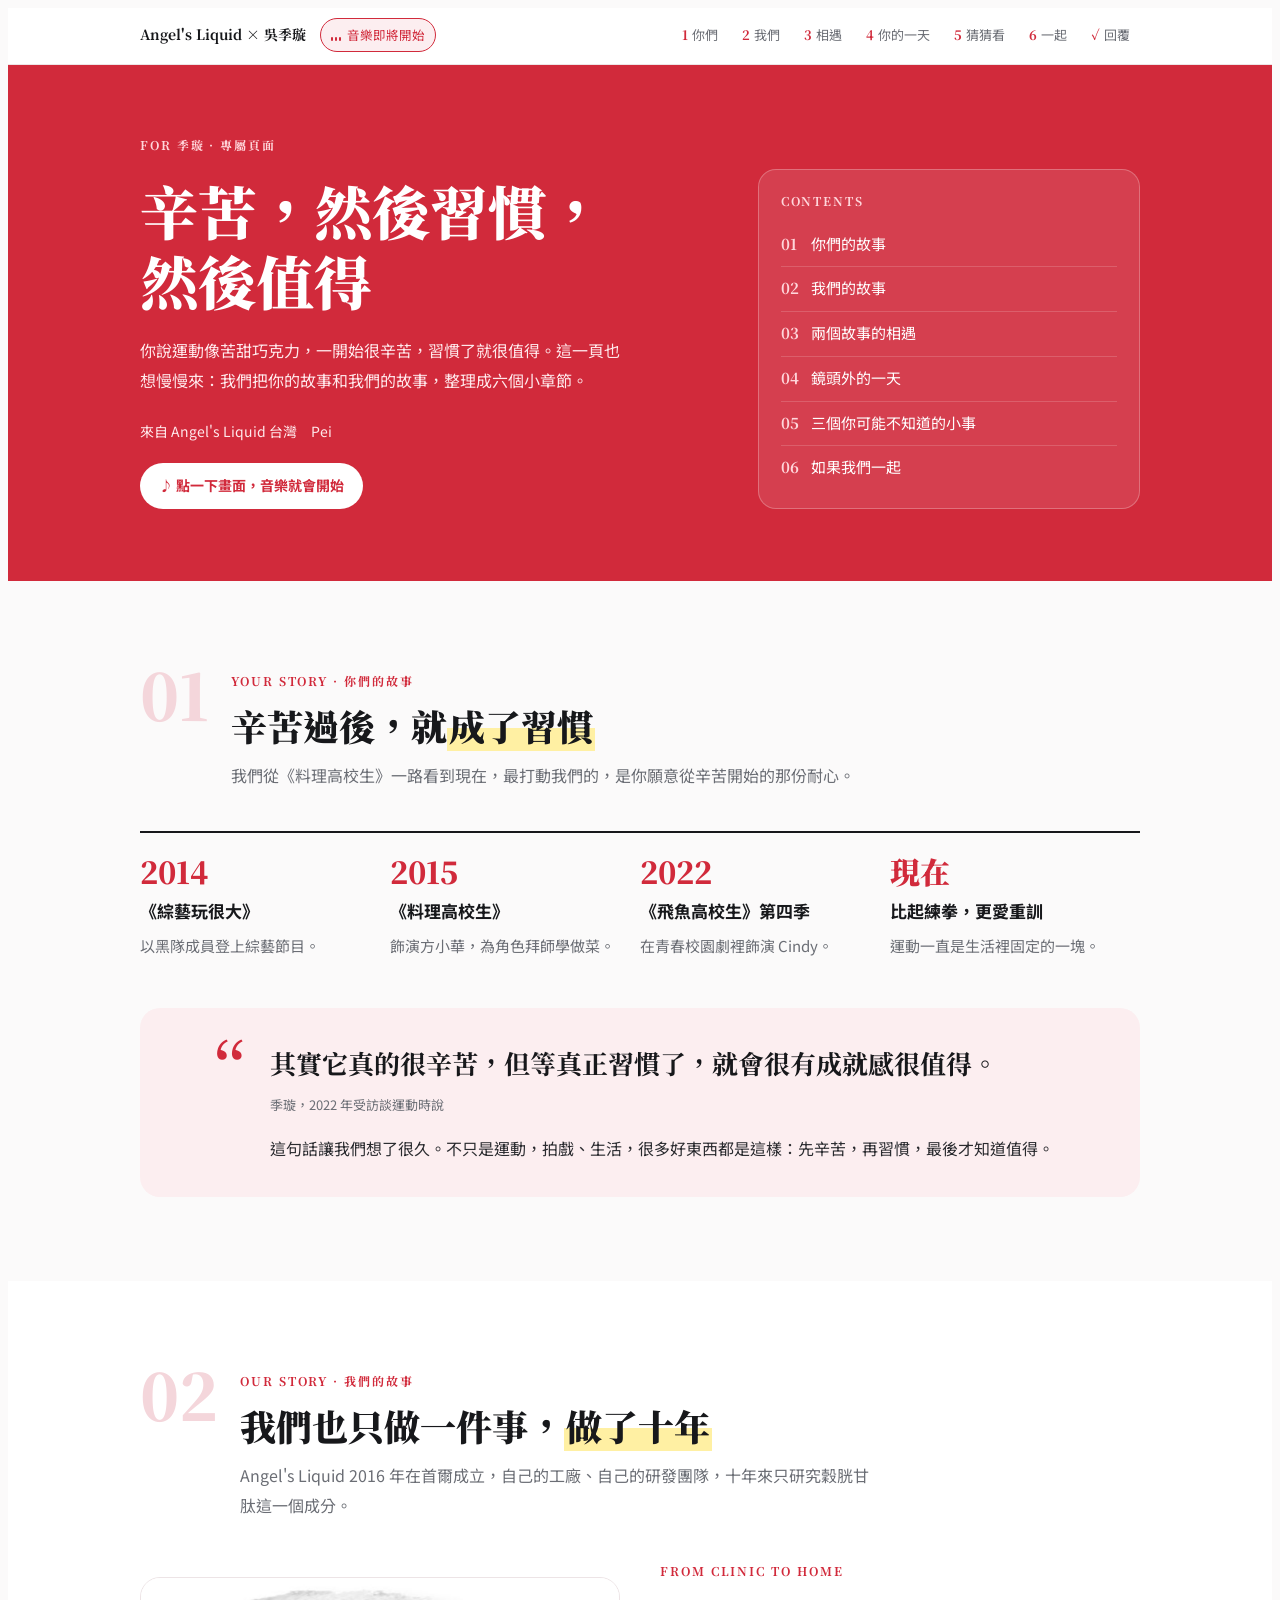
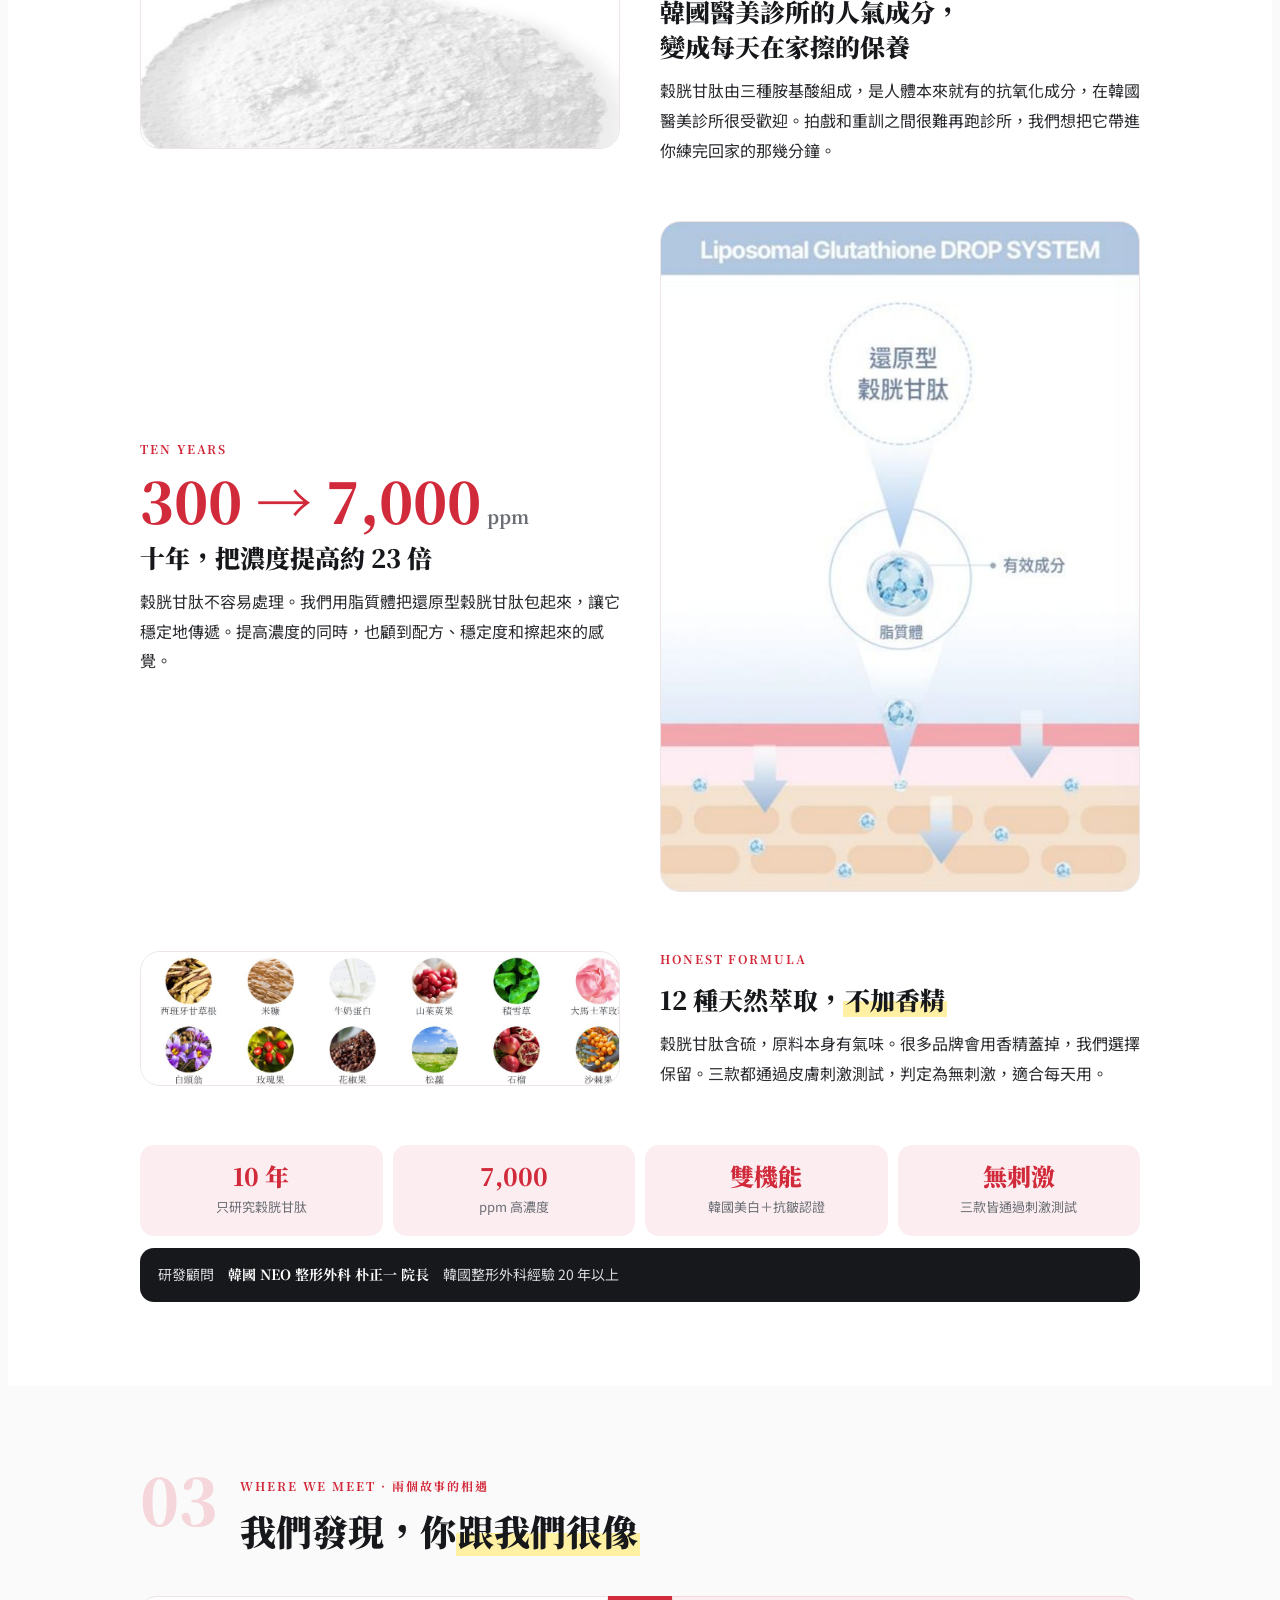
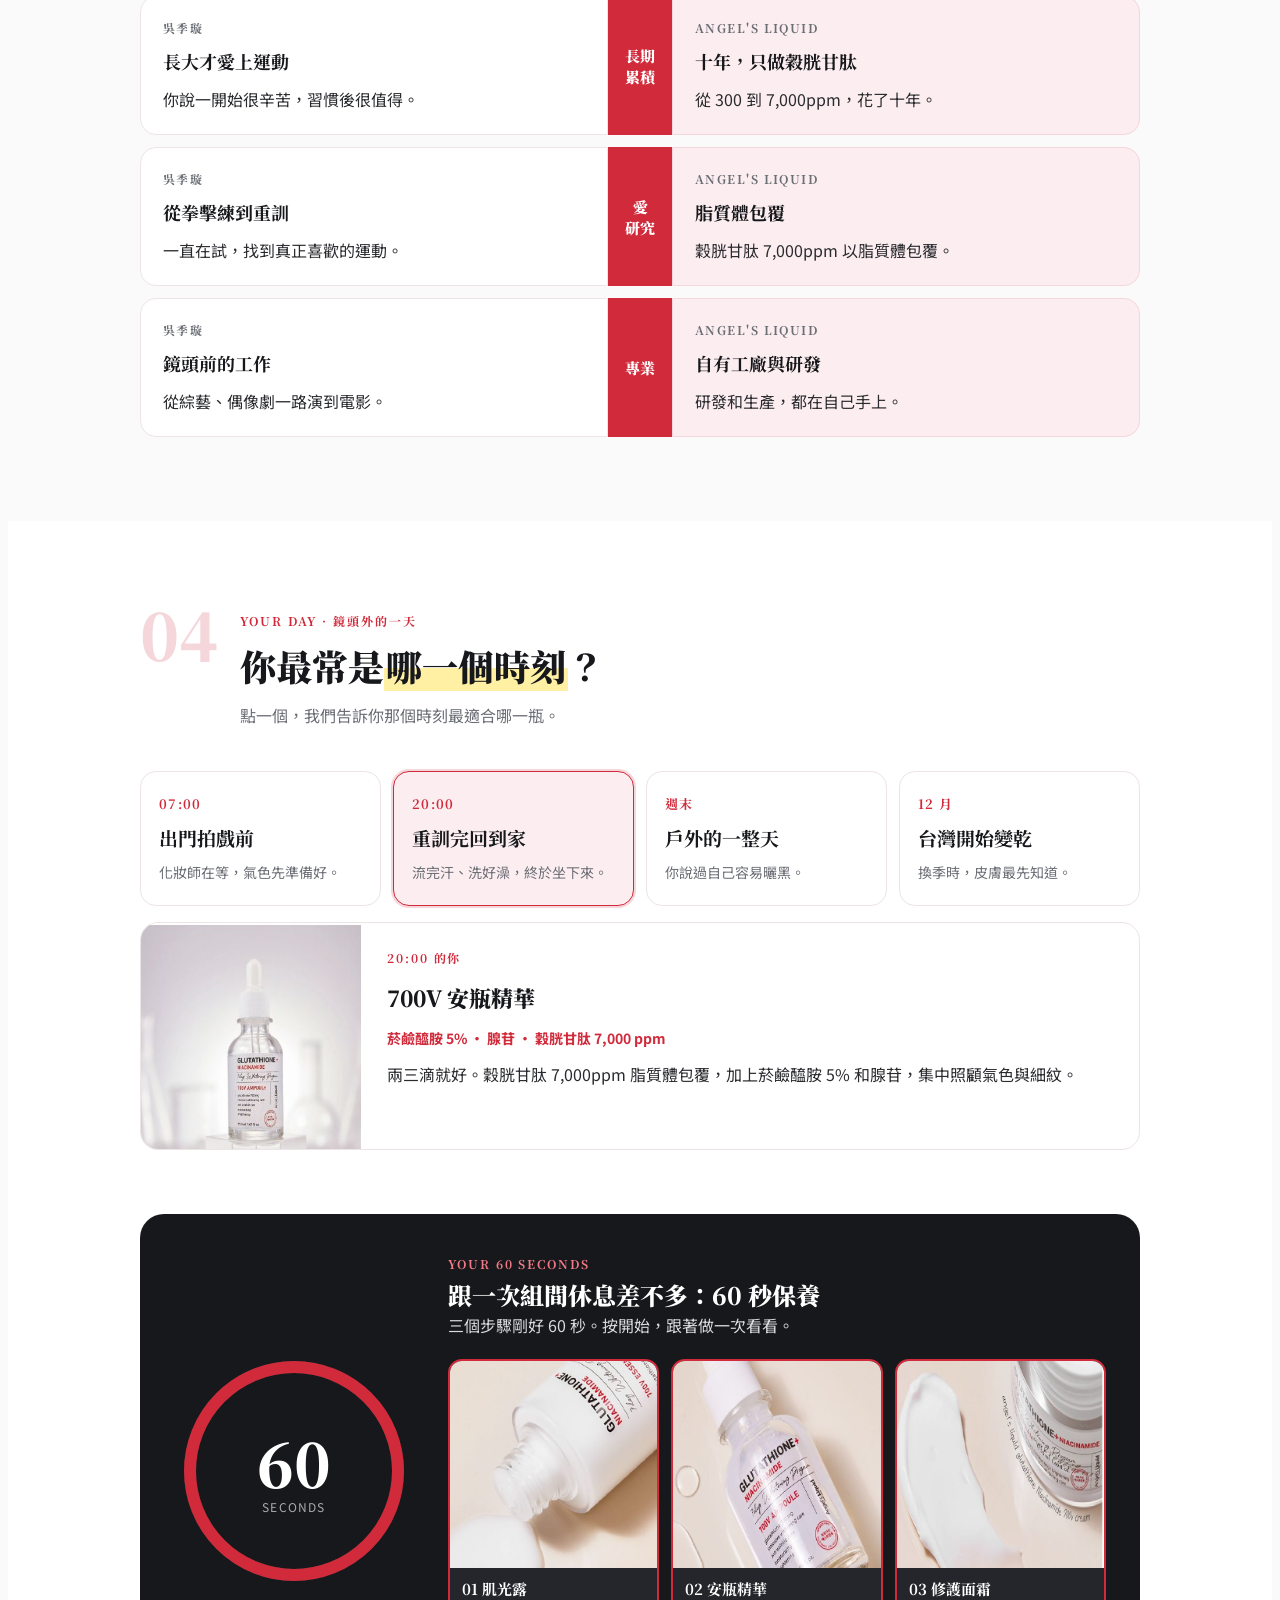
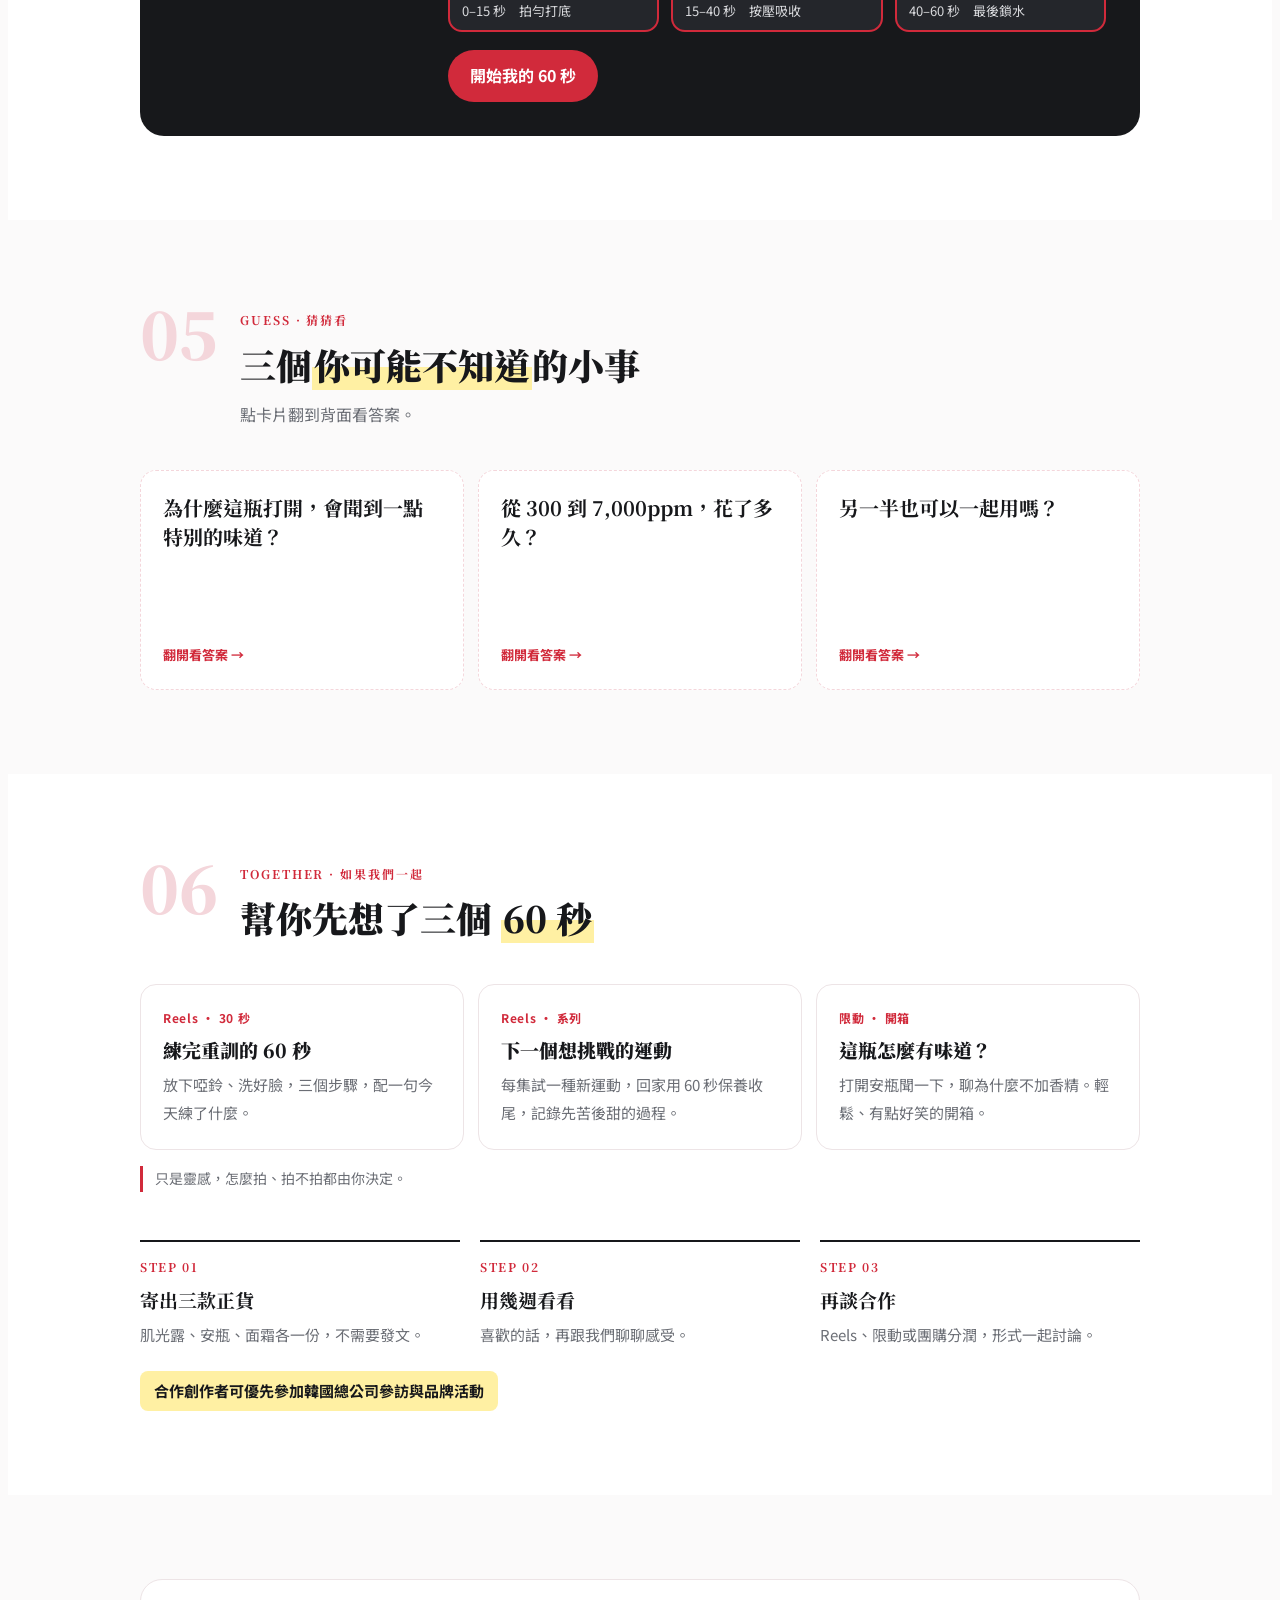
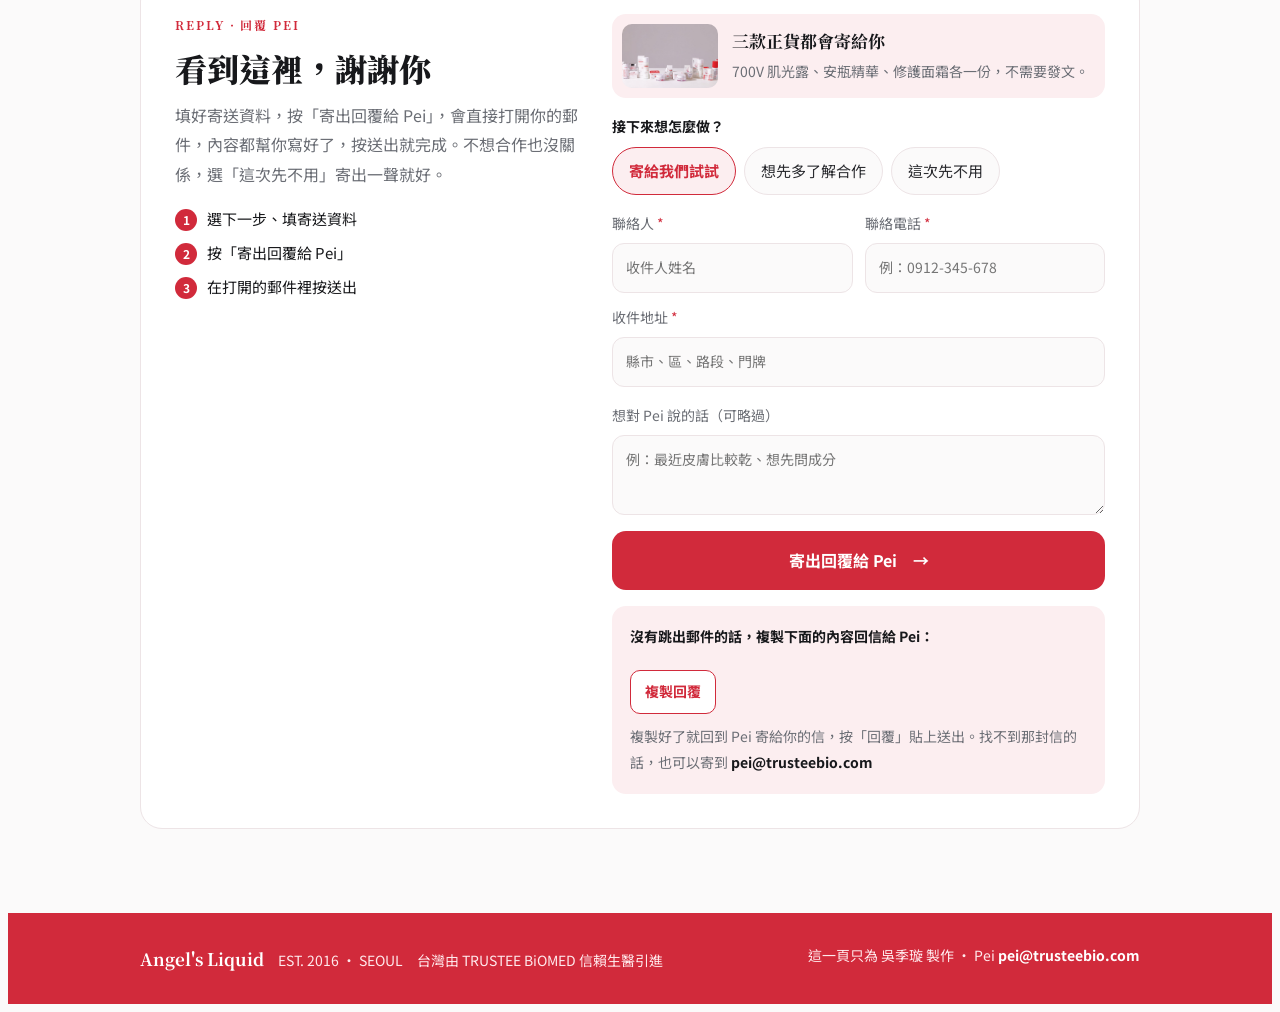
<file: winniewu/index.html>
<!doctype html><html lang="zh-Hant"><head><meta charset="utf-8"><meta name="viewport" content="width=device-width,initial-scale=1,viewport-fit=cover"><meta name="robots" content="noindex,nofollow">
<title>給 季璇 的一頁｜Angel&#x27;s Liquid</title><meta name="description" content="你說運動像苦甜巧克力，一開始很辛苦，習慣了就很值得。這一頁也想慢慢來：我們把你的故事和我們的故事，整理成六個小章節。">
<meta property="og:title" content="給 季璇 的一頁｜Angel&#x27;s Liquid"><meta property="og:description" content="你說運動像苦甜巧克力，一開始很辛苦，習慣了就很值得。這一頁也想慢慢來：我們把你的故事和我們的故事，整理成六個小章節。"><meta property="og:image" content="https://pei-design.github.io/for/assets/img/group.jpg"><meta property="og:url" content="https://pei-design.github.io/for/winniewu/"><meta name="theme-color" content="#D12A3B">
<link rel="preconnect" href="https://fonts.googleapis.com"><link rel="stylesheet" href="https://fonts.googleapis.com/css2?family=Noto+Serif+TC:wght@500;700;900&family=Noto+Sans+TC:wght@400;500;700&display=swap">
<style>/* Layout: a six-chapter booklet for one creator — sticky chapter rail, creator story → brand story → where they meet → her day → guess → collaborate; brand crimson, single light look */
:root{
  --crimson:#D12A3B; --crimson-deep:#A81E2D; --ink:#17181B; --text:#2A2B2F; --muted:#6B6E75;
  --white:#FFFFFF; --page:#FBFAFA; --blush:#FCEEF0; --blush-2:#F4D6DB; --line:#EDE4E6; --marker:#FFF0A3;
  --f-serif:"Noto Serif TC","Songti TC",serif;
  --f-sans:"Noto Sans TC","PingFang TC","Microsoft JhengHei",sans-serif;
  color-scheme:light;
}
*{box-sizing:border-box}
html{scroll-behavior:smooth}
@media (prefers-reduced-motion:reduce){html{scroll-behavior:auto}}
body{background:var(--page);color:var(--text);font-family:var(--f-sans);font-size:16px;line-height:1.85}
body::before{content:"";position:fixed;inset:0 0 auto;height:env(safe-area-inset-top,0px);z-index:10;background:var(--white)}
.band{padding-left:max(16px,env(safe-area-inset-left,0px));padding-right:max(16px,env(safe-area-inset-right,0px))}
.inner{max-width:1000px;margin:0 auto}
h1,h2,h3{font-family:var(--f-serif);color:var(--ink);margin:0;text-wrap:balance;line-height:1.4}
p{margin:0}
img{display:block;max-width:100%}
.label{font-family:var(--f-serif);font-weight:700;font-size:12px;letter-spacing:.16em;text-transform:uppercase;color:var(--crimson)}
mark{background:linear-gradient(transparent 55%,var(--marker) 55%);color:inherit;padding:0 2px;white-space:nowrap}
button{font:inherit}
button:focus-visible,a:focus-visible{outline:2px solid var(--crimson);outline-offset:3px}

/* chapter rail */
.rail{position:sticky;top:env(safe-area-inset-top,0px);z-index:9;background:rgba(255,255,255,.96);border-bottom:1px solid var(--line);backdrop-filter:blur(6px)}
.rail .inner{display:flex;align-items:center;gap:14px;padding-block:10px;overflow-x:auto;scrollbar-width:none}
.rail .inner::-webkit-scrollbar{display:none}
.rail .brand{font-family:var(--f-serif);font-weight:700;color:var(--ink);white-space:nowrap;font-size:14px}
.rail nav{display:flex;gap:4px;margin-left:auto}
.rail a{white-space:nowrap;text-decoration:none;font-size:13px;color:var(--muted);padding:5px 10px;border-radius:999px}
.rail a b{font-family:var(--f-serif);color:var(--crimson);margin-right:4px}
.rail a.on{background:var(--blush);color:var(--crimson);font-weight:700}
.bar{height:2px;background:var(--crimson);width:0;transition:width .15s linear}

/* chapter frame */
.ch{padding-block:84px}
.ch-head{display:grid;grid-template-columns:auto 1fr;gap:22px;align-items:start;margin-bottom:40px;max-width:46em}
.ch-no{font-family:var(--f-serif);font-weight:900;font-size:64px;line-height:.9;color:var(--blush-2)}
.ch-head h2{font-size:clamp(26px,3.8vw,36px);font-weight:900;margin-top:6px}
.ch-head p{color:var(--muted);margin-top:10px}
.alt{background:var(--white)}

/* cover */
.cover{background:var(--crimson);color:var(--white)}
.cover .inner{padding-block:64px 72px;display:grid;grid-template-columns:1.2fr .8fr;gap:44px;align-items:end}
.cover .label{color:#FFD6DB}
.cover h1{color:var(--white);font-size:clamp(34px,5.8vw,58px);font-weight:900;line-height:1.22;margin:16px 0 20px}
.cover p{color:#FFE9EC;max-width:30em}
.toc{background:rgba(255,255,255,.1);border:1px solid rgba(255,255,255,.25);border-radius:18px;padding:20px 22px;display:flex;flex-direction:column;gap:2px}
.toc .label{margin-bottom:8px}
.toc a{display:grid;grid-template-columns:30px 1fr;color:var(--white);text-decoration:none;padding:7px 0;border-top:1px solid rgba(255,255,255,.16);font-size:15px}
.toc a:first-of-type{border-top:0}
.toc a b{font-family:var(--f-serif);color:#FFD6DB}
.toc a:hover span{text-decoration:underline}
.from{margin-top:24px;font-size:14px;color:#FFD6DB}
@media (max-width:800px){.cover .inner{grid-template-columns:1fr}}

/* ch1 timeline */
.tl{list-style:none;margin:0;padding:0;display:grid;grid-template-columns:repeat(4,1fr);border-top:2px solid var(--ink)}
.tl li{padding:20px 18px 0 0;display:flex;flex-direction:column;gap:6px;min-width:0}
.tl .yr{font-family:var(--f-serif);font-weight:900;font-size:30px;color:var(--crimson);font-variant-numeric:tabular-nums;line-height:1.2}
.tl b{color:var(--ink);font-size:17px}
.tl span{font-size:15px;color:var(--muted)}
@media (max-width:800px){.tl{grid-template-columns:1fr 1fr;row-gap:26px}}
@media (max-width:440px){.tl{grid-template-columns:1fr}}
.quote{margin-top:48px;background:var(--blush);border-radius:20px;padding:34px 36px;display:grid;grid-template-columns:auto 1fr;gap:22px}
.quote .q{font-family:var(--f-serif);font-size:72px;line-height:.8;color:var(--crimson)}
.quote blockquote{margin:0;font-family:var(--f-serif);font-weight:700;font-size:clamp(20px,2.8vw,26px);color:var(--ink);line-height:1.6}
.quote cite{display:block;margin-top:10px;font-style:normal;font-size:13px;color:var(--muted)}
.quote p{margin-top:16px}
@media (max-width:560px){.quote{grid-template-columns:1fr;padding:26px}}

/* ch2 brand story: alternating image/text rows */
.rows{display:flex;flex-direction:column;gap:56px}
.row{display:grid;grid-template-columns:1fr 1fr;gap:40px;align-items:center}
.row.flip-r .media{order:2}
.row .media{background:var(--white);border:1px solid var(--line);border-radius:20px;overflow:hidden}
.row .media img{width:100%;height:auto}
.row .txt{display:flex;flex-direction:column;gap:12px}
.row .txt h3{font-size:clamp(21px,2.6vw,25px);font-weight:900}
.row .big{font-family:var(--f-serif);font-weight:900;font-size:clamp(40px,6vw,56px);color:var(--crimson);line-height:1}
.row .big small{font-size:18px;color:var(--muted);font-weight:700;margin-left:6px}
@media (max-width:800px){.row{grid-template-columns:1fr;gap:20px}.row.flip-r .media{order:0}}
.proofs{display:grid;grid-template-columns:repeat(4,1fr);gap:10px;margin-top:56px}
.proof{background:var(--blush);border-radius:14px;padding:16px 12px;text-align:center}
.proof b{display:block;font-family:var(--f-serif);font-weight:900;font-size:24px;color:var(--crimson);line-height:1.25}
.proof span{font-size:13px;color:var(--muted)}
@media (max-width:700px){.proofs{grid-template-columns:1fr 1fr}}
.doc{margin-top:12px;background:var(--ink);color:#D9DADD;border-radius:14px;padding:14px 18px;font-size:14px}
.doc b{color:var(--white);font-family:var(--f-serif)}

/* ch3 meet */
.meet{display:flex;flex-direction:column;gap:12px}
.pair{display:grid;grid-template-columns:1fr 64px 1fr;align-items:stretch;gap:0}
.pair > div{background:var(--white);border:1px solid var(--line);padding:20px 22px;display:flex;flex-direction:column;gap:6px;min-width:0}
.pair .you{border-radius:16px 0 0 16px}
.pair .us{border-radius:0 16px 16px 0;background:var(--blush);border-color:var(--blush-2)}
.pair .mid{background:var(--crimson);border:0;color:var(--white);align-items:center;justify-content:center;font-family:var(--f-serif);font-weight:900;font-size:15px;padding:8px;text-align:center;line-height:1.4}
.pair .who{font-size:12px;letter-spacing:.12em;font-weight:700;color:var(--muted);font-family:var(--f-serif)}
.pair b{font-family:var(--f-serif);font-size:18px;color:var(--ink)}
@media (max-width:640px){.pair{grid-template-columns:1fr}.pair .you{border-radius:16px 16px 0 0}.pair .us{border-radius:0 0 16px 16px}.pair .mid{padding:6px}}

/* ch4 day */
.scenes{display:grid;grid-template-columns:repeat(4,1fr);gap:12px}
.scene{background:var(--white);border:1px solid var(--line);border-radius:16px;padding:20px 18px;text-align:left;cursor:pointer;display:flex;flex-direction:column;gap:8px;color:inherit;min-width:0}
.scene .t{font-family:var(--f-serif);font-size:13px;letter-spacing:.1em;color:var(--crimson);font-weight:700}
.scene b{font-family:var(--f-serif);font-size:19px;color:var(--ink);line-height:1.45}
.scene span{font-size:14px;color:var(--muted)}
.scene[aria-pressed="true"]{border-color:var(--crimson);background:var(--blush);box-shadow:0 0 0 2px var(--blush-2)}
@media (max-width:860px){.scenes{grid-template-columns:1fr 1fr}}

.answer{margin-top:16px;background:var(--white);border:1px solid var(--line);border-radius:18px;overflow:hidden;display:grid;grid-template-columns:220px 1fr}
.answer img{width:100%;height:100%;object-fit:cover;background:#F2F1F3}
.answer .body{padding:24px 26px;display:flex;flex-direction:column;gap:8px;min-width:0}
.answer .name{font-family:var(--f-serif);font-weight:900;font-size:22px;color:var(--ink)}
.answer .spec{font-size:14px;color:var(--crimson);font-weight:700}
@media (max-width:600px){.answer{grid-template-columns:1fr}.answer img{height:220px}}
.routine{margin-top:64px;background:var(--ink);border-radius:24px;padding:34px;display:grid;grid-template-columns:240px 1fr;gap:34px;align-items:center;color:#D9DADD}
.routine h3{color:var(--white);font-size:24px;font-weight:900}
.ring{position:relative;width:100%;max-width:240px;aspect-ratio:1}
.ring svg{width:100%;height:100%;transform:rotate(-90deg)}
.ring .face{position:absolute;inset:0;display:flex;flex-direction:column;align-items:center;justify-content:center;gap:4px}
.ring .sec{font-family:var(--f-serif);font-weight:900;font-size:60px;line-height:1;color:var(--white);font-variant-numeric:tabular-nums}
.ring .face small{font-size:12px;color:#A9ABB1;letter-spacing:.1em}
.rsteps{display:grid;grid-template-columns:repeat(3,1fr);gap:12px;margin-top:18px}
.rstep{border-radius:14px;overflow:hidden;background:#24262B;border:2px solid transparent;transition:border-color .3s,opacity .3s;opacity:.55}
.rstep.on{border-color:var(--crimson);opacity:1}
.rstep img{width:100%;aspect-ratio:1;object-fit:cover}
.rstep div{padding:10px 12px;font-size:13px;line-height:1.5}
.rstep b{display:block;color:var(--white);font-family:var(--f-serif);font-size:15px}
.go{margin-top:18px;background:var(--crimson);color:var(--white);border:0;border-radius:999px;padding:11px 22px;font-weight:700;cursor:pointer}
.go:hover{background:var(--crimson-deep)}
@media (max-width:760px){.routine{grid-template-columns:1fr;padding:24px}.ring{margin:0 auto;max-width:200px}}


/* ch5 flips */
.flips{display:grid;grid-template-columns:repeat(3,1fr);gap:14px}
.flip{perspective:900px;border:0;background:none;padding:0;cursor:pointer;min-height:220px;text-align:left}
.flip .card{position:relative;width:100%;height:100%;min-height:220px;transition:transform .6s;transform-style:preserve-3d}
.flip[aria-pressed="true"] .card{transform:rotateY(180deg)}
.flip .side{position:absolute;inset:0;border-radius:16px;padding:22px;display:flex;flex-direction:column;gap:10px;backface-visibility:hidden;-webkit-backface-visibility:hidden}
.flip .front{background:var(--white);border:1.5px dashed var(--blush-2)}
.flip .front b{font-family:var(--f-serif);font-size:20px;color:var(--ink);line-height:1.45}
.flip .front span{margin-top:auto;font-size:13px;color:var(--crimson);font-weight:700}
.flip .back{background:var(--crimson);color:var(--white);transform:rotateY(180deg)}
.flip .back .t{font-size:12px;letter-spacing:.14em;color:#FFD6DB;font-family:var(--f-serif);font-weight:700}
@media (prefers-reduced-motion:reduce){.flip .card{transition:none}}
@media (max-width:780px){.flips{grid-template-columns:1fr}}

/* ch6 */
.ideas{display:grid;grid-template-columns:repeat(3,1fr);gap:14px}
.idea{background:var(--white);border:1px solid var(--line);border-radius:16px;padding:22px;display:flex;flex-direction:column;gap:8px}
.idea .fmt{font-size:12px;font-weight:700;color:var(--crimson);letter-spacing:.06em}
.idea h3{font-size:19px;font-weight:900}
.idea p{font-size:15px;color:var(--muted)}
.aside{margin-top:16px;font-size:14px;color:var(--muted);border-left:3px solid var(--crimson);padding-left:12px}
@media (max-width:780px){.ideas{grid-template-columns:1fr}}
.steps{list-style:none;margin:48px 0 0;padding:0;display:grid;grid-template-columns:repeat(3,1fr);gap:20px;counter-reset:s}
.steps li{border-top:2px solid var(--ink);padding-top:14px;display:flex;flex-direction:column;gap:4px}
.steps li::before{counter-increment:s;content:"STEP 0" counter(s);font-family:var(--f-serif);font-size:12px;letter-spacing:.14em;color:var(--crimson);font-weight:700}
.steps b{font-family:var(--f-serif);font-size:19px;color:var(--ink)}
.steps span{color:var(--muted);font-size:15px}
.perk{margin-top:22px;display:inline-block;background:var(--marker);color:var(--ink);font-weight:700;padding:6px 14px;border-radius:8px;font-size:15px}
@media (max-width:640px){.steps{grid-template-columns:1fr}}

/* reply */
.reply{background:var(--white);border:1px solid var(--line);border-radius:22px;padding:34px;display:grid;grid-template-columns:.9fr 1.1fr;gap:34px}
@media (max-width:780px){.reply{grid-template-columns:1fr;padding:24px}}
.reply .head{display:flex;flex-direction:column;gap:10px}
.reply .head h2{font-size:clamp(26px,3.6vw,32px);font-weight:900}
.reply .head p{color:var(--muted)}
.reply .form{display:flex;flex-direction:column;gap:16px;min-width:0}
.grp{display:flex;flex-direction:column;gap:8px}
.grp>span{font-size:14px;font-weight:700;color:var(--ink)}
.chips{display:flex;flex-wrap:wrap;gap:8px}
.chip{padding:9px 16px;border-radius:999px;border:1px solid var(--line);background:var(--page);color:var(--text);cursor:pointer;font-size:15px}
.chip[aria-pressed="true"]{border-color:var(--crimson);background:var(--blush);color:var(--crimson);font-weight:700}
label{font-size:14px;color:var(--muted);display:flex;flex-direction:column;gap:6px}
input,textarea{font:inherit;color:var(--text);background:var(--page);border:1px solid var(--line);border-radius:12px;padding:11px 13px;width:100%}
textarea{min-height:80px;resize:vertical}
.send{background:var(--crimson);color:var(--white);border:0;border-radius:14px;padding:15px;font-weight:700;font-size:16px;cursor:pointer}
.send:hover{background:var(--crimson-deep)}
.out{background:var(--blush);border-radius:14px;padding:18px;display:flex;flex-direction:column;gap:10px}
.out pre{margin:0;white-space:pre-wrap;font-family:var(--f-sans);font-size:15px}
.ghost{align-self:flex-start;background:var(--white);border:1px solid var(--crimson);color:var(--crimson);border-radius:10px;padding:8px 14px;cursor:pointer;font-weight:700;font-size:14px}
.addr{font-weight:700;color:var(--ink);user-select:all}
.gift{display:grid;grid-template-columns:96px 1fr;gap:14px;align-items:center;background:var(--blush);border-radius:14px;padding:10px;}
.gift img{width:96px;height:64px;object-fit:cover;border-radius:10px}
.gift b{display:block;font-family:var(--f-serif);color:var(--ink);font-size:17px}
.gift span{font-size:14px;color:var(--muted)}
.ship{display:grid;grid-template-columns:1fr 1fr;gap:12px}
.ship .wide{grid-column:1/-1}
@media (max-width:440px){.ship{grid-template-columns:1fr}}
label em{color:var(--crimson);font-style:normal}
.err{color:var(--crimson);font-size:14px;font-weight:700}
.how{margin:6px 0 0;padding:0;list-style:none;counter-reset:h;display:flex;flex-direction:column;gap:6px}
.how li{counter-increment:h;display:flex;gap:10px;align-items:baseline;font-size:15px;color:var(--ink)}
.how li::before{content:counter(h);flex:none;width:22px;height:22px;border-radius:50%;background:var(--crimson);color:#fff;font-size:12px;font-weight:700;display:inline-flex;align-items:center;justify-content:center}
.ship[hidden]{display:none!important}

footer{background:var(--crimson);color:#FFE9EC}
footer .inner{padding-block:30px;display:flex;justify-content:space-between;flex-wrap:wrap;gap:12px;font-size:14px}
footer b{font-family:var(--f-serif);color:var(--white);font-size:17px}

/* ---------- phone ---------- */
@media (max-width:600px){
  body{font-size:15.5px;line-height:1.8}
  .rail .brand{display:none}
  .rail nav{margin-left:0}
  .rail a{padding:5px 8px}
  .ch{padding-block:52px}
  .ch-head{grid-template-columns:1fr;gap:4px;margin-bottom:26px}
  .ch-no{font-size:40px}
  .ch-head h2{font-size:25px;margin-top:2px}
  .cover .inner{padding-block:40px 44px;gap:28px}
  .cover h1{font-size:30px;line-height:1.3;margin:12px 0 14px}
  .cover h1 span{display:block}
  .toc{padding:14px 16px}
  .toc a{padding:6px 0;font-size:14px}
  .tl{grid-template-columns:1fr 1fr;column-gap:14px;row-gap:18px}
  .tl li{padding:14px 0 0}
  .tl .yr{font-size:24px}
  .tl b{font-size:15px}
  .tl span{font-size:14.5px;line-height:1.65}
  .quote{margin-top:32px;padding:22px 20px;gap:6px}
  .quote .q{font-size:48px}
  .quote blockquote{font-size:19px}
  .rows{gap:36px}
  .row .txt h3{font-size:20px}
  .proofs{margin-top:36px}
  .proof{padding:14px 10px}
  .proof span,.proof small{font-size:13px}
  .proof b{font-size:20px}
  .pair > div{padding:14px 16px}
  .pair b{font-size:16px}
  .scenes{grid-template-columns:1fr 1fr;gap:8px}
  .scene{padding:14px 12px;gap:4px}
  .scene b{font-size:15.5px}
  .scene span{font-size:14px;line-height:1.6}
  .scene .t{font-size:13px}
  .answer img{height:180px}
  .answer .body{padding:18px}
  .routine{margin-top:40px;padding:22px 18px;gap:18px}
  .ring{max-width:160px}
  .ring .sec{font-size:44px}
  .routine h3{font-size:20px}
  .rsteps{grid-template-columns:1fr;gap:8px}
  .rstep{display:grid;grid-template-columns:76px 1fr;align-items:center}
  .rstep img{aspect-ratio:1;height:76px}
  .rstep div{padding:10px 14px;font-size:14px;line-height:1.55}
  .rstep b{font-size:15px}
  .go{width:100%}
  .flip,.flip .card{min-height:150px}
  .flip .side{padding:18px}
  .flip .front b{font-size:18px}
  .idea{padding:18px}
  .steps{margin-top:36px;gap:14px}
  .reply{padding:20px 16px;gap:22px;border-radius:18px}
  .chip{padding:8px 13px;font-size:14px}
  footer .inner{flex-direction:column;gap:6px}
}
@media (max-width:360px){.scenes{grid-template-columns:1fr}}
/* music */
.music{flex:none;display:inline-flex;align-items:center;gap:6px;border:1px solid var(--line);background:var(--white);color:var(--muted);border-radius:999px;padding:4px 10px;font-size:12.5px;cursor:pointer;white-space:nowrap}
.music[aria-pressed="true"]{border-color:var(--crimson);color:var(--crimson);background:var(--blush)}
.eq{display:inline-flex;align-items:flex-end;gap:2px;height:11px}
.eq i{width:2px;height:4px;background:currentColor;border-radius:1px}
.music[aria-pressed="true"] .eq i{animation:eq 1s infinite ease-in-out}
.music[aria-pressed="true"] .eq i:nth-child(2){animation-delay:.2s}.music[aria-pressed="true"] .eq i:nth-child(3){animation-delay:.4s}
@keyframes eq{0%,100%{height:3px}50%{height:11px}}
@media (prefers-reduced-motion:reduce){.music[aria-pressed="true"] .eq i{animation:none;height:8px}}
.music-cta{margin-top:18px;background:rgba(255,255,255,.14);color:#fff;border:1px solid rgba(255,255,255,.4);border-radius:999px;padding:9px 18px;font-size:14px;font-weight:700;cursor:pointer}
.music-cta[aria-pressed="true"]{background:#fff;color:var(--crimson)}
.music-cta:hover{background:rgba(255,255,255,.24)}
@media (max-width:600px){.rail .music{order:-1}}

a.send{display:block;text-align:center;text-decoration:none}
</style></head><body><div id="app"></div>
<script>/* Shared renderer for the creator booklet site. renderSite(d) -> HTML string; bindSite(root,d) wires interactions. */
var SITE_EMAIL='pei@trusteebio.com';
function _e(s){return String(s==null?'':s).replace(/[&<>"]/g,function(c){return {'&':'&amp;','<':'&lt;','>':'&gt;','"':'&quot;'}[c];});}
function _mark(t,m){t=_e(t);if(m){var em=_e(m);var i=t.indexOf(em);if(i>=0)return t.slice(0,i)+'<mark>'+em+'</mark>'+t.slice(i+em.length);}return t;}
function _br(t){return _e(t).replace(/\n/g,'<br>');}
var SITE_PRODUCTS={
  toner:{img:'../assets/img/toner.jpg',name:'700V 肌光露',spec:'150 mL · 化妝水質地 · 菸鹼醯胺'},
  ampoule:{img:'../assets/img/ampoule.jpg',name:'700V 安瓶精華',spec:'菸鹼醯胺 5% · 腺苷 · 穀胱甘肽 7,000 ppm'},
  cream:{img:'../assets/img/cream.jpg',name:'700V 修護面霜',spec:'角鯊烷 · 腺苷 · 柔滑不黏'}
};
function renderSite(d){
  d=d||{};var h=d.hero||{},c1=d.c1||{},c2=d.c2||{},c3=d.c3||{},c4=d.c4||{},c5=d.c5||{},c6=d.c6||{},rp=d.reply||{};
  var name=d.creator_name||'',ch=d.channel||'';
  var scenes=(c4.scenes||[]).slice(0,4),def=Math.min(Math.max(c4.default||0,0),Math.max(scenes.length-1,0));
  var s0=scenes[def]||{},p0=SITE_PRODUCTS[s0.p]||SITE_PRODUCTS.ampoule;
  var head=function(no,en,title,mark,intro){return '<div class="ch-head"><span class="ch-no">'+no+'</span><div><span class="label">'+en+'</span><h2>'+_mark(title,mark)+'</h2>'+(intro?'<p>'+_e(intro)+'</p>':'')+'</div></div>';};
  var o='';
  o+='<div class="rail band"><div class="inner"><span class="brand">Angel\'s Liquid × '+_e(ch||name)+'</span><button class="music" type="button" data-music aria-pressed="false"><span class="eq" aria-hidden="true"><i></i><i></i><i></i></span><span data-music-label>音樂</span></button><nav aria-label="章節">'
   +'<a href="#c1"><b>1</b>你們</a><a href="#c2"><b>2</b>我們</a><a href="#c3"><b>3</b>相遇</a><a href="#c4"><b>4</b>你的一天</a><a href="#c5"><b>5</b>猜猜看</a><a href="#c6"><b>6</b>一起</a><a href="#reply"><b>✓</b>回覆</a></nav></div><div class="bar" data-bar></div></div>';
  o+='<header class="cover band"><div class="inner"><div><span class="label">'+_e(h.eyebrow||('For '+name+' · 專屬頁面'))+'</span><h1>'+_e(h.title_l1||'')+'<br>'+_e(h.title_l2||'')+'</h1><p>'+_e(h.sub||'')+'</p><p class="from">來自 Angel\'s Liquid 台灣　Pei</p><button class="music-cta" type="button" data-music aria-pressed="false">♪ 開啟音樂，慢慢看</button></div>'
   +'<nav class="toc" aria-label="目錄"><span class="label">Contents</span><a href="#c1"><b>01</b><span>你們的故事</span></a><a href="#c2"><b>02</b><span>我們的故事</span></a><a href="#c3"><b>03</b><span>兩個故事的相遇</span></a><a href="#c4"><b>04</b><span>鏡頭外的一天</span></a><a href="#c5"><b>05</b><span>三個你可能不知道的小事</span></a><a href="#c6"><b>06</b><span>如果我們一起</span></a></nav></div></header><main>';
  // 1
  o+='<section class="ch band" id="c1"><div class="inner">'+head('01','Your story · 你們的故事',c1.title,c1.mark,c1.intro)+'<ol class="tl">';
  (c1.timeline||[]).slice(0,4).forEach(function(t){o+='<li><span class="yr">'+_e(t.k)+'</span><b>'+_e(t.b)+'</b><span>'+_e(t.s)+'</span></li>';});
  o+='</ol>';
  if(c1.quote&&c1.quote.text){o+='<div class="quote"><span class="q" aria-hidden="true">“</span><div><blockquote>'+_e(c1.quote.text)+'</blockquote>'+(c1.quote.cite?'<cite>'+_e(c1.quote.cite)+'</cite>':'')+(c1.quote.reflection?'<p>'+_e(c1.quote.reflection)+'</p>':'')+'</div></div>';}
  else if(c1.reflection){o+='<div class="quote"><span class="q" aria-hidden="true">“</span><div><p style="margin:0">'+_e(c1.reflection)+'</p></div></div>';}
  o+='</div></section>';
  // 2
  o+='<section class="ch band alt" id="c2"><div class="inner">'+head('02','Our story · 我們的故事',c2.title||'我們也只做一件事，做了十年',c2.mark||'做一件事',c2.intro||'Angel\'s Liquid 2016 年在首爾成立，自己的工廠、自己的研發團隊，從頭到尾只研究一個成分。')+'<div class="rows">'
   +'<div class="row"><div class="media"><img src="../assets/img/powder.jpg" alt="穀胱甘肽原料粉末"></div><div class="txt"><span class="label">From clinic to home</span><h3>韓國醫美診所的人氣成分，變成每天在家擦的保養</h3><p>穀胱甘肽由三種胺基酸組成，是人體本來就有的抗氧化成分，在韓國醫美診所很受歡迎。'+_e(c2.bridge||'但不是每個人都有時間跑診所。我們想把它帶回家。')+'</p></div></div>'
   +'<div class="row flip-r"><div class="media"><img src="../assets/img/liposome.jpg" alt="脂質體包覆穀胱甘肽示意圖"></div><div class="txt"><span class="label">Ten years</span><span class="big">300 → 7,000<small>ppm</small></span><h3>十年，把濃度提高約 23 倍</h3><p>穀胱甘肽不容易處理。我們用脂質體把還原型穀胱甘肽包起來，讓它穩定地傳遞。提高濃度的同時，也顧到配方、穩定度和擦起來的感覺。</p></div></div>'
   +'<div class="row"><div class="media"><img src="../assets/img/extracts.jpg" alt="12 種天然萃取"></div><div class="txt"><span class="label">Honest formula</span><h3>12 種天然萃取，<mark>不加香精</mark></h3><p>穀胱甘肽含硫，原料本身有氣味。很多品牌會用香精蓋掉，我們選擇保留。三款都通過皮膚刺激測試，判定為無刺激，適合每天用。</p></div></div></div>'
   +'<div class="proofs"><div class="proof"><b>10 年</b><span>只研究穀胱甘肽</span></div><div class="proof"><b>7,000</b><span>ppm 高濃度</span></div><div class="proof"><b>雙機能</b><span>韓國美白＋抗皺認證</span></div><div class="proof"><b>無刺激</b><span>三款皆通過刺激測試</span></div></div>'
   +'<div class="doc">研發顧問　<b>韓國 NEO 整形外科 朴正一 院長</b>　韓國整形外科經驗 20 年以上</div></div></section>';
  // 3
  o+='<section class="ch band" id="c3"><div class="inner">'+head('03','Where we meet · 兩個故事的相遇',c3.title||'我們發現，你們跟我們很像',c3.mark||'你們跟我們很像','')+'<div class="meet">';
  (c3.pairs||[]).slice(0,3).forEach(function(p){o+='<div class="pair"><div class="you"><span class="who">'+_e((ch||name).toUpperCase())+'</span><b>'+_e(p.you_b)+'</b><span>'+_e(p.you_s)+'</span></div><div class="mid">'+_br(p.mid)+'</div><div class="us"><span class="who">ANGEL\'S LIQUID</span><b>'+_e(p.us_b)+'</b><span>'+_e(p.us_s)+'</span></div></div>';});
  o+='</div></div></section>';
  // 4
  o+='<section class="ch band alt" id="c4"><div class="inner">'+head('04','Your day · 鏡頭外的一天',c4.title||'你最常是哪一個時刻？',c4.mark||'哪一個時刻',c4.intro||'點一個，我們告訴你那個時刻最適合哪一瓶。')+'<div class="scenes" role="group" aria-label="選擇一個時刻">';
  scenes.forEach(function(s,i){o+='<button class="scene" type="button" aria-pressed="'+(i===def)+'" data-i="'+i+'"><span class="t">'+_e(s.t)+'</span><b>'+_e(s.b)+'</b><span>'+_e(s.s)+'</span></button>';});
  o+='</div><div class="answer" aria-live="polite"><img data-ans-img src="'+p0.img+'" alt="'+_e(p0.name)+'"><div class="body"><span class="label" data-ans-tag>'+_e(s0.t||'')+' 的你</span><span class="name" data-ans-name>'+_e(p0.name)+'</span><span class="spec" data-ans-spec>'+_e(p0.spec)+'</span><p data-ans-why>'+_e(s0.why||'')+'</p></div></div>';
  o+='<div class="routine"><div class="ring"><svg viewBox="0 0 120 120" aria-hidden="true"><circle cx="60" cy="60" r="52" fill="none" stroke="#2E3035" stroke-width="6"/><circle data-arc cx="60" cy="60" r="52" fill="none" stroke="#D12A3B" stroke-width="6" stroke-linecap="round" stroke-dasharray="326.73" stroke-dashoffset="0"/></svg><div class="face"><span class="sec" data-sec>60</span><small>SECONDS</small></div></div>'
   +'<div><span class="label" style="color:#F07A86">Your 60 seconds</span><h3>'+_e(c4.routine_title||'三個步驟，60 秒保養')+'</h3><p data-rstat>三個步驟剛好 60 秒。按開始，跟著做一次看看。</p><div class="rsteps">'
   +'<div class="rstep on" data-rs><img src="../assets/img/step1.jpg" alt="肌光露質地"><div><b>01 肌光露</b>0–15 秒　拍勻打底</div></div>'
   +'<div class="rstep on" data-rs><img src="../assets/img/step2.jpg" alt="安瓶精華質地"><div><b>02 安瓶精華</b>15–40 秒　按壓吸收</div></div>'
   +'<div class="rstep on" data-rs><img src="../assets/img/step3.jpg" alt="修護面霜質地"><div><b>03 修護面霜</b>40–60 秒　最後鎖水</div></div></div>'
   +'<button class="go" data-timer type="button">開始我的 60 秒</button></div></div></div></section>';
  // 5
  o+='<section class="ch band" id="c5"><div class="inner">'+head('05','Guess · 猜猜看','三個你可能不知道的小事','你可能不知道','點卡片翻到背面看答案。')+'<div class="flips">';
  (c5.flips||[]).slice(0,3).forEach(function(f){o+='<button class="flip" type="button" aria-pressed="false"><div class="card"><div class="side front"><b>'+_e(f.q)+'</b><span>翻開看答案 →</span></div><div class="side back"><span class="t">ANSWER</span><p>'+_e(f.a)+'</p></div></div></button>';});
  o+='</div></div></section>';
  // 6
  o+='<section class="ch band alt" id="c6"><div class="inner">'+head('06','Together · 如果我們一起',c6.title||'幫你們先想了三個拍攝點子',c6.mark||'三個','')+'<div class="ideas">';
  (c6.ideas||[]).slice(0,3).forEach(function(x){o+='<div class="idea"><span class="fmt">'+_e(x.fmt)+'</span><h3>'+_e(x.title)+'</h3><p>'+_e(x.how)+'</p></div>';});
  o+='</div><p class="aside">'+_e(c6.aside||'只是靈感，怎麼拍、拍不拍都由你們決定。')+'</p>'
   +'<ol class="steps"><li><b>寄出三款正貨</b><span>肌光露、安瓶、面霜各一份，不需要發文。</span></li><li><b>用幾週看看</b><span>喜歡的話，再跟我們聊聊感受。</span></li><li><b>再談合作</b><span>Reels、限動或團購分潤，形式一起討論。</span></li></ol>'
   +'<span class="perk">合作創作者可優先參加韓國總公司參訪與品牌活動</span></div></section>';
  // reply
  o+='<section class="ch band" id="reply"><div class="inner"><div class="reply"><div class="head"><span class="label">Reply · 回覆 Pei</span><h2>'+_e(rp.title||'看到這裡，謝謝你')+'</h2>'
   +'<p>填好寄送資料，按「寄出回覆給 Pei」，會直接打開你的郵件，內容都幫你寫好了，按送出就完成。不想合作也沒關係，選「這次先不用」寄出一聲就好。</p>'
   +'<ol class="how"><li>選下一步、填寄送資料</li><li>按「寄出回覆給 Pei」</li><li>在打開的郵件裡按送出</li></ol></div>'
   +'<div class="form"><div class="gift"><img src="../assets/img/group.jpg" alt=""><div><b>三款正貨都會寄給你</b><span>700V 肌光露、安瓶精華、修護面霜各一份，不需要發文。</span></div></div>'
   +'<div class="grp"><span>接下來想怎麼做？</span><div class="chips" role="group" aria-label="下一步"><button class="chip ac" type="button" aria-pressed="true" data-v="send">寄給我們試試</button><button class="chip ac" type="button" aria-pressed="false" data-v="more">想先多了解合作</button><button class="chip ac" type="button" aria-pressed="false" data-v="no">這次先不用</button></div></div>'
   +'<div class="ship" data-ship><label><span>聯絡人 <em>*</em></span><input data-f="name" type="text" autocomplete="name" placeholder="收件人姓名"></label><label><span>聯絡電話 <em>*</em></span><input data-f="phone" type="tel" autocomplete="tel" placeholder="例：0912-345-678"></label><label class="wide"><span>收件地址 <em>*</em></span><input data-f="addr" type="text" autocomplete="street-address" placeholder="縣市、區、路段、門牌"></label></div>'
   +'<p class="err" data-err role="alert" hidden></p><label>想對 Pei 說的話（可略過）<textarea data-f="note" placeholder="例：最近皮膚比較乾、想先問成分"></textarea></label>'
   +'<a class="send" data-make href="mailto:'+SITE_EMAIL+'" target="_blank" rel="noopener" role="button">寄出回覆給 Pei　→</a><div class="out" data-out hidden><p style="font-size:14px;color:var(--ink);font-weight:700;margin:0">沒有跳出郵件的話，複製下面的內容回信給 Pei：</p><pre data-out-text></pre><button class="ghost" data-copy type="button">複製回覆</button><span data-copied style="font-size:13px;color:var(--crimson)" hidden>已複製</span>'
   +'<p style="font-size:14px;color:var(--muted)">複製好了就回到 Pei 寄給你的信，按「回覆」貼上送出。找不到那封信的話，也可以寄到 <span class="addr">'+SITE_EMAIL+'</span></p></div></div></div></div></section></main>';
  o+='<footer class="band"><div class="inner"><span><b>Angel\'s Liquid</b>　EST. 2016 · SEOUL　台灣由 TRUSTEE BiOMED 信賴生醫引進</span><span>這一頁只為 '+_e(ch||name)+' 製作 · Pei <span class="addr" style="color:#fff">'+SITE_EMAIL+'</span></span></div></footer>';
  return o;
}

/* Original ambient music, synthesized live with Web Audio (no audio file, no licensing). */
function SiteMusic(win){
  /* Plays the licensed track "Cafe Lofi" (Pixabay, zephiramusic) from the page's own files: loop, gentle fade in/out. */
  var A=null,on=false,fade=null,TARGET=0.55,cbs=[];
  function el(){ if(!A){ A=new win.Audio('../assets/audio/cafe-lofi.mp3'); A.loop=true; A.preload='auto'; A.volume=0;
      ['play','playing','pause'].forEach(function(ev){A.addEventListener(ev,function(){cbs.forEach(function(f){try{f();}catch(e){}});});}); } return A; }
  function ramp(to,ms,done){ var a=el(); if(fade) win.clearInterval(fade); var from=a.volume,t0=Date.now();
    fade=win.setInterval(function(){ var k=Math.min(1,(Date.now()-t0)/ms); try{a.volume=Math.max(0,Math.min(1,from+(to-from)*k));}catch(e){} if(k>=1){ win.clearInterval(fade); fade=null; if(done) done(); } },50); }
  function tryPlay(){ var a=el(); var p=a.play(); if(p&&p.then){ p.then(function(){ ramp(TARGET,2200); }).catch(function(){}); } else ramp(TARGET,2200); }
  return {
    start:function(){ on=true; tryPlay(); },
    stop:function(){ on=false; if(A) ramp(0,900,function(){ if(!on) A.pause(); }); },
    unlock:function(){ if(on&&(!A||A.paused)) tryPlay(); },
    playing:function(){ return !!(on&&A&&!A.paused); },
    isOn:function(){ return on; },
    onState:function(fn){ if(cbs.indexOf(fn)<0) cbs.push(fn); },
    toggle:function(){ if(on) this.stop(); else this.start(); return on; },
    supported:typeof win.Audio==='function'
  };
}
function bindSite(root,d,win,opts){
  win=win||window;var doc=root.ownerDocument||document;
  var q=function(s){return root.querySelector(s);},qa=function(s){return Array.prototype.slice.call(root.querySelectorAll(s));};
  var scenes=((d.c4||{}).scenes||[]).slice(0,4),sign=(d.reply||{}).sign||d.creator_name||'';
  // rail
  var links=qa('.rail nav a'),bar=q('[data-bar]');
  function onScroll(){var el=doc.documentElement,max=el.scrollHeight-el.clientHeight;if(bar)bar.style.width=(max>0?Math.min(100,el.scrollTop/max*100):0)+'%';var cur=-1;links.forEach(function(a,i){var s=root.querySelector(a.getAttribute('href'));if(s&&s.getBoundingClientRect().top<win.innerHeight*0.4)cur=i;});links.forEach(function(a,i){a.classList.toggle('on',i===cur);});}
  win.addEventListener('scroll',onScroll,{passive:true});onScroll();
  links.concat(qa('.toc a')).forEach(function(a){a.addEventListener('click',function(e){var t=root.querySelector(a.getAttribute('href'));if(t){e.preventDefault();t.scrollIntoView({behavior:'smooth'});}});});

  // music: on by default; browsers only allow sound after the first tap, so it starts on the first interaction anywhere
  opts=opts||{};
  var music=SiteMusic(win),mbtns=qa('[data-music]'),want=!!opts.autoMusic;
  if(!music.supported){mbtns.forEach(function(b){b.hidden=true;});}
  function ui(){var pl=music.playing(),pend=want&&!pl;mbtns.forEach(function(x){x.setAttribute('aria-pressed',want);});
    var l=q('[data-music-label]');if(l)l.textContent=pl?'音樂播放中':(pend?'音樂即將開始':'音樂');
    var c=q('.music-cta');if(c)c.textContent=pl?'♪ 音樂播放中（點一下關閉）':(pend?'♪ 點一下畫面，音樂就會開始':'♪ 開啟音樂，慢慢看');}
  function unlockAll(){ if(want){ music.unlock(); win.setTimeout(ui,120); } if(music.playing()){ ['pointerdown','keydown','touchend'].forEach(function(ev){doc.removeEventListener(ev,unlockAll,true);}); } }
  if(want&&music.supported){ music.start(); music.onState(ui); ['pointerdown','keydown','touchend'].forEach(function(ev){doc.addEventListener(ev,unlockAll,true);}); }
  mbtns.forEach(function(b){b.addEventListener('click',function(){
    if(want&&!music.playing()){ music.unlock(); }
    else if(want){ music.stop(); want=false; }
    else { want=true; music.start(); music.onState(ui); music.unlock(); }
    win.setTimeout(ui,150); ui(); });});
  ui();
  // scenes
  qa('.scene').forEach(function(b){b.addEventListener('click',function(){qa('.scene').forEach(function(x){x.setAttribute('aria-pressed',x===b);});var s=scenes[+b.dataset.i]||{},p=SITE_PRODUCTS[s.p]||SITE_PRODUCTS.ampoule;
    q('[data-ans-img]').src=p.img;q('[data-ans-img]').alt=p.name;q('[data-ans-name]').textContent=p.name;q('[data-ans-spec]').textContent=p.spec;q('[data-ans-why]').textContent=s.why||'';q('[data-ans-tag]').textContent=(s.t||'')+' 的你';});});
  // timer
  var C=326.73,arc=q('[data-arc]'),sec=q('[data-sec]'),btn=q('[data-timer]'),rs=qa('[data-rs]'),raf=null,t0=0;
  var msg=['01 肌光露：倒在手心，輕拍全臉。','02 安瓶精華：兩三滴，按壓到吸收。','03 修護面霜：薄薄一層，把水分鎖住。'];
  function frame(now){var el=Math.min(60,(now-t0)/1000);sec.textContent=Math.ceil(60-el);arc.setAttribute('stroke-dashoffset',String(C*el/60));var i=el<15?0:el<40?1:2;rs.forEach(function(r,k){r.classList.toggle('on',k===i&&el<60);});q('[data-rstat]').textContent=el<60?msg[i]:'完成。今天也辛苦了。';if(el<60)raf=win.requestAnimationFrame(frame);else{raf=null;btn.textContent='再來一次';rs.forEach(function(r){r.classList.add('on');});}}
  if(btn)btn.addEventListener('click',function(){if(raf)win.cancelAnimationFrame(raf);t0=win.performance.now();btn.textContent='進行中…';raf=win.requestAnimationFrame(frame);});
  // flips
  qa('.flip').forEach(function(f){f.addEventListener('click',function(){f.setAttribute('aria-pressed',f.getAttribute('aria-pressed')!=='true');});});
  // reply
  var acs=qa('.ac'),val=function(k){return (q('[data-f="'+k+'"]').value||'').trim();};
  acs.forEach(function(c){c.addEventListener('click',function(){acs.forEach(function(x){x.setAttribute('aria-pressed',x===c);});q('[data-ship]').hidden=c.dataset.v!=='send';q('[data-err]').hidden=true;q('[data-out]').hidden=true;});});
  var subj='Re: 我們把 '+(d.channel||d.creator_name||'')+' 的故事整理成一頁｜Angel\'s Liquid 品牌合作';
  function build(){var v=acs.filter(function(x){return x.getAttribute('aria-pressed')==='true';})[0].dataset.v;
    var n=val('name'),ph=val('phone'),ad=val('addr'),note=val('note'),miss=[];
    if(v==='send')miss=[!n&&'聯絡人',!ph&&'聯絡電話',!ad&&'收件地址'].filter(Boolean);
    var t='Pei 你好，\n\n';
    if(v==='send')t+='我們想試試看三款產品，寄送資料如下：\n聯絡人：'+n+'\n聯絡電話：'+ph+'\n收件地址：'+ad+'\n';
    else if(v==='more')t+='想先多了解合作方式，方便的話再跟我們說說。\n';else t+='這次先不用，謝謝你做的這一頁。\n';
    if(note)t+='\n'+note+'\n';t+='\n'+sign;return {t:t,miss:miss};}
  function refresh(){var r=build();q('[data-make]').setAttribute('href','mailto:'+SITE_EMAIL+'?subject='+encodeURIComponent(subj)+'&body='+encodeURIComponent(r.t));}
  qa('[data-f]').forEach(function(i){i.addEventListener('input',refresh);});acs.forEach(function(c){c.addEventListener('click',refresh);});refresh();
  q('[data-make]').addEventListener('click',function(e){var r=build(),err=q('[data-err]');err.hidden=true;
    if(r.miss.length){e.preventDefault();err.textContent='請填寫'+r.miss.join('、')+'，我們才能寄出。';err.hidden=false;q('[data-out]').hidden=true;return;}
    refresh();q('[data-out-text]').textContent=r.t;q('[data-copied]').hidden=true;win.setTimeout(function(){q('[data-out]').hidden=false;},600);});
  q('[data-copy]').addEventListener('click',function(){var t=q('[data-out-text]').textContent,ok=function(){q('[data-copied]').hidden=false;};var sel=function(){var r=doc.createRange();r.selectNodeContents(q('[data-out-text]'));var s=win.getSelection();s.removeAllRanges();s.addRange(r);};try{win.navigator.clipboard.writeText(t).then(ok,sel);}catch(e){sel();}});
}

(function(){var d={"c1": {"intro": "我們從《料理高校生》一路看到現在，最打動我們的，是你願意從辛苦開始的那份耐心。", "mark": "成了習慣", "quote": {"cite": "季璇，2022 年受訪談運動時說", "reflection": "這句話讓我們想了很久。不只是運動，拍戲、生活，很多好東西都是這樣：先辛苦，再習慣，最後才知道值得。", "text": "其實它真的很辛苦，但等真正習慣了，就會很有成就感很值得。"}, "timeline": [{"b": "《綜藝玩很大》", "k": "2014", "s": "以黑隊成員登上綜藝節目。"}, {"b": "《料理高校生》", "k": "2015", "s": "飾演方小華，為角色拜師學做菜。"}, {"b": "《飛魚高校生》第四季", "k": "2022", "s": "在青春校園劇裡飾演 Cindy。"}, {"b": "比起練拳，更愛重訓", "k": "現在", "s": "運動一直是生活裡固定的一塊。"}], "title": "辛苦過後，就成了習慣"}, "c2": {"bridge": "拍戲和重訓之間很難再跑診所，我們想把它帶進你練完回家的那幾分鐘。", "intro": "Angel's Liquid 2016 年在首爾成立，自己的工廠、自己的研發團隊，十年來只研究穀胱甘肽這一個成分。", "mark": "做了十年", "title": "我們也只做一件事，做了十年"}, "c3": {"mark": "跟我們很像", "pairs": [{"mid": "長期\n累積", "us_b": "十年，只做穀胱甘肽", "us_s": "從 300 到 7,000ppm，花了十年。", "you_b": "長大才愛上運動", "you_s": "你說一開始很辛苦，習慣後很值得。"}, {"mid": "愛\n研究", "us_b": "脂質體包覆", "us_s": "穀胱甘肽 7,000ppm 以脂質體包覆。", "you_b": "從拳擊練到重訓", "you_s": "一直在試，找到真正喜歡的運動。"}, {"mid": "專業", "us_b": "自有工廠與研發", "us_s": "研發和生產，都在自己手上。", "you_b": "鏡頭前的工作", "you_s": "從綜藝、偶像劇一路演到電影。"}], "title": "我們發現，你跟我們很像"}, "c4": {"default": 1, "intro": "點一個，我們告訴你那個時刻最適合哪一瓶。", "mark": "哪一個時刻", "routine_title": "跟一次組間休息差不多：60 秒保養", "scenes": [{"b": "出門拍戲前", "p": "toner", "s": "化妝師在等，氣色先準備好。", "t": "07:00", "why": "化妝水質地、如水輕盈，大容量可以全臉打底，拍兩下吸收就能接著上妝。"}, {"b": "重訓完回到家", "p": "ampoule", "s": "流完汗、洗好澡，終於坐下來。", "t": "20:00", "why": "兩三滴就好。穀胱甘肽 7,000ppm 脂質體包覆，加上菸鹼醯胺 5% 和腺苷，集中照顧氣色與細紋。"}, {"b": "戶外的一整天", "p": "toner", "s": "你說過自己容易曬黑。", "t": "週末", "why": "回家洗完臉，先用大容量的肌光露全臉拍滿。三款都有韓國食藥處美白與抗皺雙重機能性。"}, {"b": "台灣開始變乾", "p": "cream", "s": "換季時，皮膚最先知道。", "t": "12 月", "why": "保養的最後一層。添加角鯊烷，質地柔滑不黏，幫肌膚鎖住水分，秋冬特別需要。"}], "title": "你最常是哪一個時刻？"}, "c5": {"flips": [{"a": "穀胱甘肽的結構含硫，原料本身就有氣味。我們不加香精去蓋掉，選擇保留原料本來的樣子。", "q": "為什麼這瓶打開，會聞到一點特別的味道？"}, {"a": "十年。Angel's Liquid 2016 年在首爾成立，自有工廠和研發團隊，只研究穀胱甘肽這一個成分。", "q": "從 300 到 7,000ppm，花了多久？"}, {"a": "可以。三款都通過皮膚刺激測試、判定無刺激，不加香精，質地清爽不黏，男生用也沒有負擔。", "q": "另一半也可以一起用嗎？"}]}, "c6": {"aside": "只是靈感，怎麼拍、拍不拍都由你決定。", "ideas": [{"fmt": "Reels · 30 秒", "how": "放下啞鈴、洗好臉，三個步驟，配一句今天練了什麼。", "title": "練完重訓的 60 秒"}, {"fmt": "Reels · 系列", "how": "每集試一種新運動，回家用 60 秒保養收尾，記錄先苦後甜的過程。", "title": "下一個想挑戰的運動"}, {"fmt": "限動 · 開箱", "how": "打開安瓶聞一下，聊為什麼不加香精。輕鬆、有點好笑的開箱。", "title": "這瓶怎麼有味道？"}], "mark": "60 秒", "title": "幫你先想了三個 60 秒"}, "channel": "吳季璇", "creator_name": "季璇", "email": {"greeting": "季璇你好，", "opening": "我是 Angel's Liquid 台灣的 Pei。夏天寄過一封比較長的信，這次想換個方式：把你的故事整理成一個只給你的小頁面。", "subject": "我們把 吳季璇 的故事整理成一頁｜Angel's Liquid 品牌合作"}, "hero": {"eyebrow": "For 季璇 · 專屬頁面", "sub": "你說運動像苦甜巧克力，一開始很辛苦，習慣了就很值得。這一頁也想慢慢來：我們把你的故事和我們的故事，整理成六個小章節。", "title_l1": "辛苦，然後習慣，", "title_l2": "然後值得"}, "reply": {"sign": "季璇", "title": "看到這裡，謝謝你"}, "slug": "winniewu"};var app=document.getElementById('app');app.innerHTML=renderSite(d);bindSite(app,d,window,{autoMusic:true});})();
</script></body></html>
</file>
